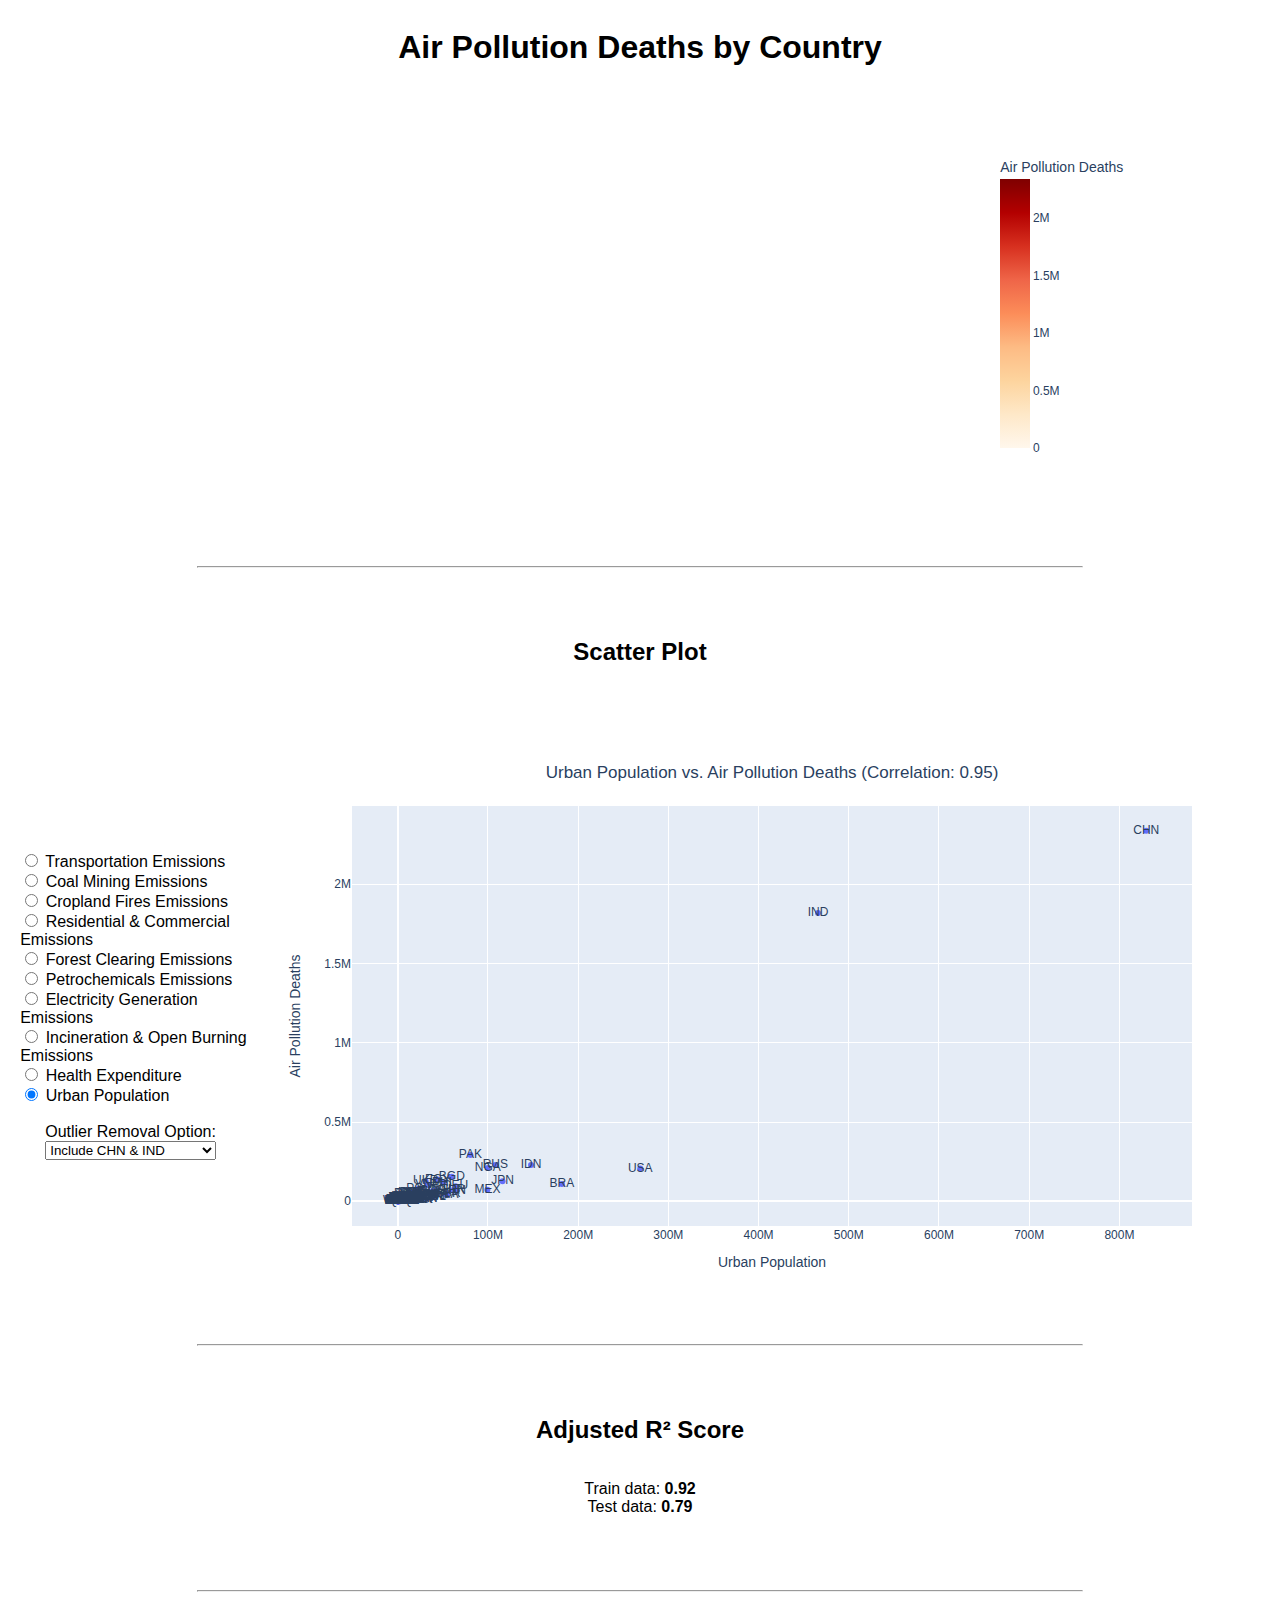
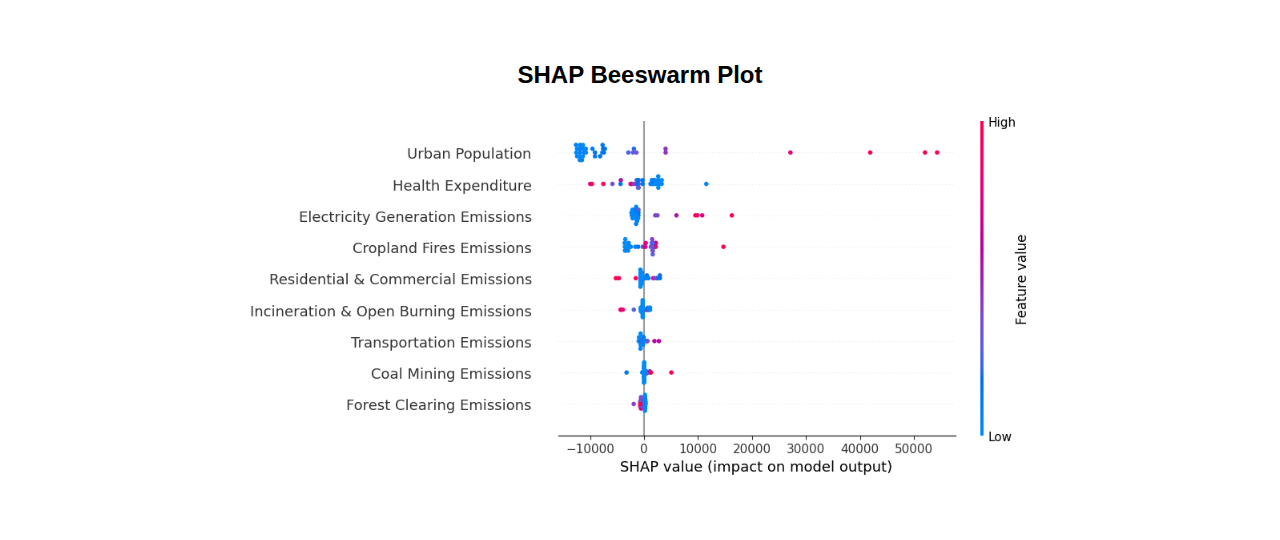
<file: CODE/global/index.html>
<html>
            <head>
                <title>Air Pollution and Emissions Analysis</title>
                <link rel="stylesheet" href="styles.css" />
                <script>
                    function showScatterPlot() {
                        let selectedDataSource = document.querySelector('input[name="data-source"]:checked').value;
                        let excludeOption = document.getElementById('filter-select').value;
                        document.querySelectorAll('.scatter-plot').forEach(plot => plot.style.display = 'none');
                        document.getElementById(`scatter-${selectedDataSource}-${excludeOption}`).style.display = 'block';
                    }
                    window.onload = function() {
                        showScatterPlot();
                    }
                </script>
            </head>
            <body>
                <h1>Air Pollution Deaths by Country</h1>
                <div class="plot-container"><div>                        <script type="text/javascript">window.PlotlyConfig = {MathJaxConfig: 'local'};</script>
        <script charset="utf-8" src="https://cdn.plot.ly/plotly-2.35.2.min.js"></script>                <div id="92446184-f265-459b-99bb-2b2285ea41ab" class="plotly-graph-div" style="height:100%; width:100%;"></div>            <script type="text/javascript">                                    window.PLOTLYENV=window.PLOTLYENV || {};                                    if (document.getElementById("92446184-f265-459b-99bb-2b2285ea41ab")) {                    Plotly.newPlot(                        "92446184-f265-459b-99bb-2b2285ea41ab",                        [{"coloraxis":"coloraxis","geo":"geo","hovertemplate":"Country Code=%{location}\u003cbr\u003eAir Pollution Deaths=%{z}\u003cextra\u003e\u003c\u002fextra\u003e","locations":["AFG","AGO","ALB","ARE","ARG","ARM","ATG","AUS","AUT","AZE","BDI","BEL","BEN","BFA","BGD","BGR","BHR","BHS","BIH","BLR","BLZ","BOL","BRA","BRB","BRN","BTN","BWA","CAF","CAN","CHE","CHL","CHN","CIV","CMR","COD","COG","COL","COM","CPV","CRI","CUB","CYP","CZE","DEU","DJI","DNK","DOM","DZA","ECU","EGY","ERI","ESP","EST","ETH","FIN","FJI","FRA","GAB","GBR","GEO","GHA","GIN","GMB","GNB","GNQ","GRC","GRD","GTM","GUY","HND","HRV","HTI","HUN","IDN","IND","IRL","IRN","IRQ","ISL","ISR","ITA","JAM","JOR","JPN","KAZ","KEN","KGZ","KHM","KIR","KOR","KWT","LAO","LBN","LBR","LBY","LCA","LKA","LSO","LTU","LUX","LVA","MAR","MDA","MDG","MDV","MEX","MKD","MLI","MLT","MMR","MNE","MNG","MOZ","MRT","MUS","MWI","MYS","NAM","NER","NGA","NIC","NLD","NOR","NPL","NZL","OMN","PAK","PAN","PER","PHL","PNG","POL","PRK","PRT","PRY","QAT","ROU","RUS","RWA","SAU","SDN","SEN","SGP","SLB","SLE","SLV","SOM","SRB","SSD","STP","SUR","SVK","SVN","SWE","SWZ","SYC","SYR","TCD","TGO","THA","TJK","TKM","TLS","TON","TTO","TUN","TUR","TZA","UGA","UKR","URY","USA","UZB","VCT","VEN","VNM","VUT","WSM","YEM","ZAF","ZMB","ZWE"],"name":"","z":[44151.0,16997.28,6088.429999999999,3599.55,34992.3,7025.799999999999,43.16,8465.699999999999,9460.5,20777.7,6830.13,10403.7,10064.289999999999,15392.71,154106.0,23679.8,766.24,88.82,8057.8,26548.8,106.32,11400.94,109273.0,237.57999999999998,112.89,692.61,1461.7399999999998,4759.27,15563.6,5336.5,10731.6,2337464.0,22189.78,25189.87,65106.1,2873.82,26002.6,391.425,454.83000000000004,2042.1100000000001,13897.5,664.4399999999999,18662.8,94561.0,717.54,3966.1000000000004,5832.7699999999995,33746.0,7468.01,136597.0,3102.33,29545.6,1077.81,53692.4,2419.81,483.82,39723.0,1165.29,47434.0,10608.3,24861.71,13214.2,1629.1100000000001,1585.98,720.19,16888.5,85.25,9673.77,699.79,6049.82,8226.7,7859.71,21537.6,228625.0,1818854.0,2265.99,67021.9,29173.3,120.89,4065.3,69996.0,1497.44,3731.96,126205.0,25735.5,12982.23,7463.9,10939.0,69.09,39734.0,1826.38,5115.44,7232.2,2981.52,4595.5599999999995,98.54,18572.899999999998,2992.21,6490.0599999999995,326.25,4298.33,37860.3,7147.49,14740.09,158.99,73209.1,4505.44,14120.56,486.18,54217.8,1561.87,4596.02,17506.57,2869.8599999999997,984.75,6299.84,30819.7,1099.48,21946.2,209985.2,3515.88,11684.1,2008.18,29913.2,2149.66,3633.83,291447.0,1636.05,17117.5,117704.6,3308.48,78660.0,52976.0,7222.3,2722.04,822.77,46051.1,228531.0,6571.93,34302.6,29444.6,9636.98,3649.6,385.06,7834.2300000000005,4438.05,10171.470000000001,18667.7,6299.9800000000005,157.39,402.4,7350.5,2531.51,4780.05,785.3399999999999,88.37,16576.5,19263.87,6659.889999999999,58975.0,13703.86,6629.66,844.76,37.839999999999996,732.4,13774.3,69111.0,16893.17,17791.65,126107.7,2271.89,206445.0,49374.2,74.08999999999999,17772.4,102018.0,182.93,86.13,26334.72,41118.6,7051.77,6990.0],"type":"choropleth"}],                        {"template":{"data":{"histogram2dcontour":[{"type":"histogram2dcontour","colorbar":{"outlinewidth":0,"ticks":""},"colorscale":[[0.0,"#0d0887"],[0.1111111111111111,"#46039f"],[0.2222222222222222,"#7201a8"],[0.3333333333333333,"#9c179e"],[0.4444444444444444,"#bd3786"],[0.5555555555555556,"#d8576b"],[0.6666666666666666,"#ed7953"],[0.7777777777777778,"#fb9f3a"],[0.8888888888888888,"#fdca26"],[1.0,"#f0f921"]]}],"choropleth":[{"type":"choropleth","colorbar":{"outlinewidth":0,"ticks":""}}],"histogram2d":[{"type":"histogram2d","colorbar":{"outlinewidth":0,"ticks":""},"colorscale":[[0.0,"#0d0887"],[0.1111111111111111,"#46039f"],[0.2222222222222222,"#7201a8"],[0.3333333333333333,"#9c179e"],[0.4444444444444444,"#bd3786"],[0.5555555555555556,"#d8576b"],[0.6666666666666666,"#ed7953"],[0.7777777777777778,"#fb9f3a"],[0.8888888888888888,"#fdca26"],[1.0,"#f0f921"]]}],"heatmap":[{"type":"heatmap","colorbar":{"outlinewidth":0,"ticks":""},"colorscale":[[0.0,"#0d0887"],[0.1111111111111111,"#46039f"],[0.2222222222222222,"#7201a8"],[0.3333333333333333,"#9c179e"],[0.4444444444444444,"#bd3786"],[0.5555555555555556,"#d8576b"],[0.6666666666666666,"#ed7953"],[0.7777777777777778,"#fb9f3a"],[0.8888888888888888,"#fdca26"],[1.0,"#f0f921"]]}],"heatmapgl":[{"type":"heatmapgl","colorbar":{"outlinewidth":0,"ticks":""},"colorscale":[[0.0,"#0d0887"],[0.1111111111111111,"#46039f"],[0.2222222222222222,"#7201a8"],[0.3333333333333333,"#9c179e"],[0.4444444444444444,"#bd3786"],[0.5555555555555556,"#d8576b"],[0.6666666666666666,"#ed7953"],[0.7777777777777778,"#fb9f3a"],[0.8888888888888888,"#fdca26"],[1.0,"#f0f921"]]}],"contourcarpet":[{"type":"contourcarpet","colorbar":{"outlinewidth":0,"ticks":""}}],"contour":[{"type":"contour","colorbar":{"outlinewidth":0,"ticks":""},"colorscale":[[0.0,"#0d0887"],[0.1111111111111111,"#46039f"],[0.2222222222222222,"#7201a8"],[0.3333333333333333,"#9c179e"],[0.4444444444444444,"#bd3786"],[0.5555555555555556,"#d8576b"],[0.6666666666666666,"#ed7953"],[0.7777777777777778,"#fb9f3a"],[0.8888888888888888,"#fdca26"],[1.0,"#f0f921"]]}],"surface":[{"type":"surface","colorbar":{"outlinewidth":0,"ticks":""},"colorscale":[[0.0,"#0d0887"],[0.1111111111111111,"#46039f"],[0.2222222222222222,"#7201a8"],[0.3333333333333333,"#9c179e"],[0.4444444444444444,"#bd3786"],[0.5555555555555556,"#d8576b"],[0.6666666666666666,"#ed7953"],[0.7777777777777778,"#fb9f3a"],[0.8888888888888888,"#fdca26"],[1.0,"#f0f921"]]}],"mesh3d":[{"type":"mesh3d","colorbar":{"outlinewidth":0,"ticks":""}}],"scatter":[{"fillpattern":{"fillmode":"overlay","size":10,"solidity":0.2},"type":"scatter"}],"parcoords":[{"type":"parcoords","line":{"colorbar":{"outlinewidth":0,"ticks":""}}}],"scatterpolargl":[{"type":"scatterpolargl","marker":{"colorbar":{"outlinewidth":0,"ticks":""}}}],"bar":[{"error_x":{"color":"#2a3f5f"},"error_y":{"color":"#2a3f5f"},"marker":{"line":{"color":"#E5ECF6","width":0.5},"pattern":{"fillmode":"overlay","size":10,"solidity":0.2}},"type":"bar"}],"scattergeo":[{"type":"scattergeo","marker":{"colorbar":{"outlinewidth":0,"ticks":""}}}],"scatterpolar":[{"type":"scatterpolar","marker":{"colorbar":{"outlinewidth":0,"ticks":""}}}],"histogram":[{"marker":{"pattern":{"fillmode":"overlay","size":10,"solidity":0.2}},"type":"histogram"}],"scattergl":[{"type":"scattergl","marker":{"colorbar":{"outlinewidth":0,"ticks":""}}}],"scatter3d":[{"type":"scatter3d","line":{"colorbar":{"outlinewidth":0,"ticks":""}},"marker":{"colorbar":{"outlinewidth":0,"ticks":""}}}],"scattermapbox":[{"type":"scattermapbox","marker":{"colorbar":{"outlinewidth":0,"ticks":""}}}],"scatterternary":[{"type":"scatterternary","marker":{"colorbar":{"outlinewidth":0,"ticks":""}}}],"scattercarpet":[{"type":"scattercarpet","marker":{"colorbar":{"outlinewidth":0,"ticks":""}}}],"carpet":[{"aaxis":{"endlinecolor":"#2a3f5f","gridcolor":"white","linecolor":"white","minorgridcolor":"white","startlinecolor":"#2a3f5f"},"baxis":{"endlinecolor":"#2a3f5f","gridcolor":"white","linecolor":"white","minorgridcolor":"white","startlinecolor":"#2a3f5f"},"type":"carpet"}],"table":[{"cells":{"fill":{"color":"#EBF0F8"},"line":{"color":"white"}},"header":{"fill":{"color":"#C8D4E3"},"line":{"color":"white"}},"type":"table"}],"barpolar":[{"marker":{"line":{"color":"#E5ECF6","width":0.5},"pattern":{"fillmode":"overlay","size":10,"solidity":0.2}},"type":"barpolar"}],"pie":[{"automargin":true,"type":"pie"}]},"layout":{"autotypenumbers":"strict","colorway":["#636efa","#EF553B","#00cc96","#ab63fa","#FFA15A","#19d3f3","#FF6692","#B6E880","#FF97FF","#FECB52"],"font":{"color":"#2a3f5f"},"hovermode":"closest","hoverlabel":{"align":"left"},"paper_bgcolor":"white","plot_bgcolor":"#E5ECF6","polar":{"bgcolor":"#E5ECF6","angularaxis":{"gridcolor":"white","linecolor":"white","ticks":""},"radialaxis":{"gridcolor":"white","linecolor":"white","ticks":""}},"ternary":{"bgcolor":"#E5ECF6","aaxis":{"gridcolor":"white","linecolor":"white","ticks":""},"baxis":{"gridcolor":"white","linecolor":"white","ticks":""},"caxis":{"gridcolor":"white","linecolor":"white","ticks":""}},"coloraxis":{"colorbar":{"outlinewidth":0,"ticks":""}},"colorscale":{"sequential":[[0.0,"#0d0887"],[0.1111111111111111,"#46039f"],[0.2222222222222222,"#7201a8"],[0.3333333333333333,"#9c179e"],[0.4444444444444444,"#bd3786"],[0.5555555555555556,"#d8576b"],[0.6666666666666666,"#ed7953"],[0.7777777777777778,"#fb9f3a"],[0.8888888888888888,"#fdca26"],[1.0,"#f0f921"]],"sequentialminus":[[0.0,"#0d0887"],[0.1111111111111111,"#46039f"],[0.2222222222222222,"#7201a8"],[0.3333333333333333,"#9c179e"],[0.4444444444444444,"#bd3786"],[0.5555555555555556,"#d8576b"],[0.6666666666666666,"#ed7953"],[0.7777777777777778,"#fb9f3a"],[0.8888888888888888,"#fdca26"],[1.0,"#f0f921"]],"diverging":[[0,"#8e0152"],[0.1,"#c51b7d"],[0.2,"#de77ae"],[0.3,"#f1b6da"],[0.4,"#fde0ef"],[0.5,"#f7f7f7"],[0.6,"#e6f5d0"],[0.7,"#b8e186"],[0.8,"#7fbc41"],[0.9,"#4d9221"],[1,"#276419"]]},"xaxis":{"gridcolor":"white","linecolor":"white","ticks":"","title":{"standoff":15},"zerolinecolor":"white","automargin":true,"zerolinewidth":2},"yaxis":{"gridcolor":"white","linecolor":"white","ticks":"","title":{"standoff":15},"zerolinecolor":"white","automargin":true,"zerolinewidth":2},"scene":{"xaxis":{"backgroundcolor":"#E5ECF6","gridcolor":"white","linecolor":"white","showbackground":true,"ticks":"","zerolinecolor":"white","gridwidth":2},"yaxis":{"backgroundcolor":"#E5ECF6","gridcolor":"white","linecolor":"white","showbackground":true,"ticks":"","zerolinecolor":"white","gridwidth":2},"zaxis":{"backgroundcolor":"#E5ECF6","gridcolor":"white","linecolor":"white","showbackground":true,"ticks":"","zerolinecolor":"white","gridwidth":2}},"shapedefaults":{"line":{"color":"#2a3f5f"}},"annotationdefaults":{"arrowcolor":"#2a3f5f","arrowhead":0,"arrowwidth":1},"geo":{"bgcolor":"white","landcolor":"#E5ECF6","subunitcolor":"white","showland":true,"showlakes":true,"lakecolor":"white"},"title":{"x":0.05},"mapbox":{"style":"light"}}},"geo":{"domain":{"x":[0.0,1.0],"y":[0.0,1.0]},"projection":{"type":"natural earth"},"center":{},"showframe":false,"showcoastlines":true},"coloraxis":{"colorbar":{"title":{"text":"Air Pollution Deaths"}},"colorscale":[[0.0,"rgb(255,247,236)"],[0.125,"rgb(254,232,200)"],[0.25,"rgb(253,212,158)"],[0.375,"rgb(253,187,132)"],[0.5,"rgb(252,141,89)"],[0.625,"rgb(239,101,72)"],[0.75,"rgb(215,48,31)"],[0.875,"rgb(179,0,0)"],[1.0,"rgb(127,0,0)"]]},"legend":{"tracegroupgap":0},"margin":{"t":60}},                        {"responsive": true}                    )                };                            </script>        </div></div>
                <hr />
                <div class="scatter-form-container">
                    <h2 class="scatter-form-title">Scatter Plot</h2>
                    <div class="form-container">
                        <div class="radio-container">
<label><input type="radio" name="data-source" value="transportation" onclick="showScatterPlot()" checked> Transportation Emissions</label>

<label><input type="radio" name="data-source" value="coal" onclick="showScatterPlot()" checked> Coal Mining Emissions</label>

<label><input type="radio" name="data-source" value="cropland" onclick="showScatterPlot()" checked> Cropland Fires Emissions</label>

<label><input type="radio" name="data-source" value="residential_commercial" onclick="showScatterPlot()" checked> Residential & Commercial Emissions</label>

<label><input type="radio" name="data-source" value="forest_clearing" onclick="showScatterPlot()" checked> Forest Clearing Emissions</label>

<label><input type="radio" name="data-source" value="petrochemicals" onclick="showScatterPlot()" checked> Petrochemicals Emissions</label>

<label><input type="radio" name="data-source" value="electricity_generation" onclick="showScatterPlot()" checked> Electricity Generation Emissions</label>

<label><input type="radio" name="data-source" value="incineration_open_burning" onclick="showScatterPlot()" checked> Incineration & Open Burning Emissions</label>

<label><input type="radio" name="data-source" value="health_expenditure" onclick="showScatterPlot()" checked> Health Expenditure</label>

<label><input type="radio" name="data-source" value="urban_population" onclick="showScatterPlot()" checked> Urban Population</label>


                            <div class="option-container">
                                <br />
                                <label for="filter-select">Outlier Removal Option:</label>
                                <select id="filter-select" onchange="showScatterPlot()">
                                    <option value="with_china_india" selected>Include CHN & IND</option>
                                    <option value="without_china_india">Exclude CHN & IND</option>
                                </select>
                            </div>
                        </div>
                    </div>
        
                    <div id="scatter-transportation-with_china_india" class="scatter-container scatter-plot" style="display: block;">
                        <div>                            <div id="8526f1ae-3efa-4d21-a494-805694693a29" class="plotly-graph-div" style="height:600px; width:1000px;"></div>            <script type="text/javascript">                                    window.PLOTLYENV=window.PLOTLYENV || {};                                    if (document.getElementById("8526f1ae-3efa-4d21-a494-805694693a29")) {                    Plotly.newPlot(                        "8526f1ae-3efa-4d21-a494-805694693a29",                        [{"hovertemplate":"Transportation Emissions=%{x}\u003cbr\u003eAir Pollution Deaths=%{y}\u003cbr\u003eCountry Code=%{text}\u003cextra\u003e\u003c\u002fextra\u003e","legendgroup":"","marker":{"color":"#636efa","symbol":"circle"},"mode":"markers+text","name":"","orientation":"v","showlegend":false,"text":["AFG","AGO","ALB","ARE","ARG","ARM","ATG","AUS","AUT","AZE","BDI","BEL","BEN","BFA","BGD","BGR","BHR","BHS","BIH","BLR","BLZ","BOL","BRA","BRB","BRN","BTN","BWA","CAF","CAN","CHE","CHL","CHN","CIV","CMR","COD","COG","COL","COM","CPV","CRI","CUB","CYP","CZE","DEU","DJI","DNK","DOM","DZA","ECU","EGY","ERI","ESP","EST","ETH","FIN","FJI","FRA","GAB","GBR","GEO","GHA","GIN","GMB","GNB","GNQ","GRC","GRD","GTM","GUY","HND","HRV","HTI","HUN","IDN","IND","IRL","IRN","IRQ","ISL","ISR","ITA","JAM","JOR","JPN","KAZ","KEN","KGZ","KHM","KIR","KOR","KWT","LAO","LBN","LBR","LBY","LCA","LKA","LSO","LTU","LUX","LVA","MAR","MDA","MDG","MDV","MEX","MKD","MLI","MLT","MMR","MNE","MNG","MOZ","MRT","MUS","MWI","MYS","NAM","NER","NGA","NIC","NLD","NOR","NPL","NZL","OMN","PAK","PAN","PER","PHL","PNG","POL","PRK","PRT","PRY","QAT","ROU","RUS","RWA","SAU","SDN","SEN","SGP","SLB","SLE","SLV","SOM","SRB","SSD","STP","SUR","SVK","SVN","SWE","SWZ","SYC","SYR","TCD","TGO","THA","TJK","TKM","TLS","TON","TTO","TUN","TUR","TZA","UGA","UKR","URY","USA","UZB","VCT","VEN","VNM","VUT","WSM","YEM","ZAF","ZMB","ZWE"],"x":[13041686.231416376,30363525.351108253,6298039.489794001,110627985.18849799,132435409.89946802,5554999.867836,271227.505127,251740482.70054102,72359253.52426401,21482277.660438,2153988.839923684,74648827.37001799,20601866.833686,5875039.787401827,28792362.523188006,27300378.811890002,11251602.755864,1418666.798466,11355643.426808,30833406.436041,225905.69066799997,40248696.647427544,520436803.99147004,594434.728225,4118334.500119,761753.1733009999,7380921.19069,1445464.0282631603,463086253.86566,46745076.111356,76978249.390522,2395427120.4045,13340570.109166263,20797858.773283437,27527061.409576025,7762981.365134084,89056796.098447,392462.23372099997,1238975.270049,17778848.218089,10001490.936286507,6077474.340134,55250602.71636701,461457615.45379996,889337.170017,34924908.837381,17583962.211106002,130779489.003064,54747431.875737995,164582745.08868,3018891.2485581674,248144996.54060397,7237904.302340001,36089736.096049406,32773829.690656997,1919413.9282279997,359942424.776178,2380775.9848343222,342494464.084962,10556916.294104,28862549.654582843,9391773.44290932,2519256.0747022047,931452.5773578293,1383018.850175,43718552.487889,120280.50972899998,25983041.800134,2374789.88024,5712015.871415,18491009.457434,4445831.042527,39924027.436643,401759036.10330003,851143883.02721,34453160.984816,424468366.13504,97995882.044494,2880416.891705,54474543.425904006,287798123.00710005,6659210.909225,27212824.338571005,664330449.4772544,51344726.141029,28735715.87689,7888768.344602126,12858462.937134001,86555.890436,292658620.705544,48093829.464658,9441418.056727,24569048.310273,2827743.7065464742,51242791.45593501,171933.009696,29282594.272367,971386.1746420001,17472605.320303,18296639.31151,9247381.548831,54830684.594944,6276205.156657,3611153.0198139995,2303489.932126,435747067.82871,6448915.743639,11136172.627979124,1915757.871295,13485479.230632804,0.0,4506570.731156,15710240.90992928,4983003.27844,3315108.4725690004,2862240.7972952,180280867.54803,5949656.902167,4469431.9359560795,165018342.66022003,5780298.114639,90224447.306828,27892751.603944,16010384.737010999,44204792.035753004,36551370.342382,149203713.71292,14507407.395283,70070627.621792,94745230.70941201,6329491.227518001,187610317.529529,5630881.205268215,48179599.882409,23105704.48523,35711615.62061399,52856641.2426,470265613.8574299,2666332.1699638646,405004292.99874,47642156.598090574,17414949.415491533,18475915.20081,380232.387261,3627720.0312623736,10570833.949802,9706631.568510037,0.0,0.0,203741.52040699997,1183449.106335,22137306.129809,17287750.467988998,46570555.641597,1933731.995461,1424100.99319,20599009.27347338,6163522.297867611,3872557.7597626946,208996954.57113996,4753639.7757171355,23941362.175821,594069.934169,169202.882072,6816301.298312,22326495.133619517,233200577.08181,18830125.622069627,8236497.75520986,64329683.18743601,10861653.341384,4451181643.6898,39581454.132401004,93422.547805,97965184.96959001,109866250.308337,266730.763896,385477.289026,9501215.873740215,155379058.36056998,14711806.17308311,13623111.417311555],"xaxis":"x","y":[44151.0,16997.28,6088.429999999999,3599.55,34992.3,7025.799999999999,43.16,8465.699999999999,9460.5,20777.7,6830.13,10403.7,10064.289999999999,15392.71,154106.0,23679.8,766.24,88.82,8057.8,26548.8,106.32,11400.94,109273.0,237.57999999999998,112.89,692.61,1461.7399999999998,4759.27,15563.6,5336.5,10731.6,2337464.0,22189.78,25189.87,65106.1,2873.82,26002.6,391.425,454.83000000000004,2042.1100000000001,13897.5,664.4399999999999,18662.8,94561.0,717.54,3966.1000000000004,5832.7699999999995,33746.0,7468.01,136597.0,3102.33,29545.6,1077.81,53692.4,2419.81,483.82,39723.0,1165.29,47434.0,10608.3,24861.71,13214.2,1629.1100000000001,1585.98,720.19,16888.5,85.25,9673.77,699.79,6049.82,8226.7,7859.71,21537.6,228625.0,1818854.0,2265.99,67021.9,29173.3,120.89,4065.3,69996.0,1497.44,3731.96,126205.0,25735.5,12982.23,7463.9,10939.0,69.09,39734.0,1826.38,5115.44,7232.2,2981.52,4595.5599999999995,98.54,18572.899999999998,2992.21,6490.0599999999995,326.25,4298.33,37860.3,7147.49,14740.09,158.99,73209.1,4505.44,14120.56,486.18,54217.8,1561.87,4596.02,17506.57,2869.8599999999997,984.75,6299.84,30819.7,1099.48,21946.2,209985.2,3515.88,11684.1,2008.18,29913.2,2149.66,3633.83,291447.0,1636.05,17117.5,117704.6,3308.48,78660.0,52976.0,7222.3,2722.04,822.77,46051.1,228531.0,6571.93,34302.6,29444.6,9636.98,3649.6,385.06,7834.2300000000005,4438.05,10171.470000000001,18667.7,6299.9800000000005,157.39,402.4,7350.5,2531.51,4780.05,785.3399999999999,88.37,16576.5,19263.87,6659.889999999999,58975.0,13703.86,6629.66,844.76,37.839999999999996,732.4,13774.3,69111.0,16893.17,17791.65,126107.7,2271.89,206445.0,49374.2,74.08999999999999,17772.4,102018.0,182.93,86.13,26334.72,41118.6,7051.77,6990.0],"yaxis":"y","type":"scatter"}],                        {"template":{"data":{"histogram2dcontour":[{"type":"histogram2dcontour","colorbar":{"outlinewidth":0,"ticks":""},"colorscale":[[0.0,"#0d0887"],[0.1111111111111111,"#46039f"],[0.2222222222222222,"#7201a8"],[0.3333333333333333,"#9c179e"],[0.4444444444444444,"#bd3786"],[0.5555555555555556,"#d8576b"],[0.6666666666666666,"#ed7953"],[0.7777777777777778,"#fb9f3a"],[0.8888888888888888,"#fdca26"],[1.0,"#f0f921"]]}],"choropleth":[{"type":"choropleth","colorbar":{"outlinewidth":0,"ticks":""}}],"histogram2d":[{"type":"histogram2d","colorbar":{"outlinewidth":0,"ticks":""},"colorscale":[[0.0,"#0d0887"],[0.1111111111111111,"#46039f"],[0.2222222222222222,"#7201a8"],[0.3333333333333333,"#9c179e"],[0.4444444444444444,"#bd3786"],[0.5555555555555556,"#d8576b"],[0.6666666666666666,"#ed7953"],[0.7777777777777778,"#fb9f3a"],[0.8888888888888888,"#fdca26"],[1.0,"#f0f921"]]}],"heatmap":[{"type":"heatmap","colorbar":{"outlinewidth":0,"ticks":""},"colorscale":[[0.0,"#0d0887"],[0.1111111111111111,"#46039f"],[0.2222222222222222,"#7201a8"],[0.3333333333333333,"#9c179e"],[0.4444444444444444,"#bd3786"],[0.5555555555555556,"#d8576b"],[0.6666666666666666,"#ed7953"],[0.7777777777777778,"#fb9f3a"],[0.8888888888888888,"#fdca26"],[1.0,"#f0f921"]]}],"heatmapgl":[{"type":"heatmapgl","colorbar":{"outlinewidth":0,"ticks":""},"colorscale":[[0.0,"#0d0887"],[0.1111111111111111,"#46039f"],[0.2222222222222222,"#7201a8"],[0.3333333333333333,"#9c179e"],[0.4444444444444444,"#bd3786"],[0.5555555555555556,"#d8576b"],[0.6666666666666666,"#ed7953"],[0.7777777777777778,"#fb9f3a"],[0.8888888888888888,"#fdca26"],[1.0,"#f0f921"]]}],"contourcarpet":[{"type":"contourcarpet","colorbar":{"outlinewidth":0,"ticks":""}}],"contour":[{"type":"contour","colorbar":{"outlinewidth":0,"ticks":""},"colorscale":[[0.0,"#0d0887"],[0.1111111111111111,"#46039f"],[0.2222222222222222,"#7201a8"],[0.3333333333333333,"#9c179e"],[0.4444444444444444,"#bd3786"],[0.5555555555555556,"#d8576b"],[0.6666666666666666,"#ed7953"],[0.7777777777777778,"#fb9f3a"],[0.8888888888888888,"#fdca26"],[1.0,"#f0f921"]]}],"surface":[{"type":"surface","colorbar":{"outlinewidth":0,"ticks":""},"colorscale":[[0.0,"#0d0887"],[0.1111111111111111,"#46039f"],[0.2222222222222222,"#7201a8"],[0.3333333333333333,"#9c179e"],[0.4444444444444444,"#bd3786"],[0.5555555555555556,"#d8576b"],[0.6666666666666666,"#ed7953"],[0.7777777777777778,"#fb9f3a"],[0.8888888888888888,"#fdca26"],[1.0,"#f0f921"]]}],"mesh3d":[{"type":"mesh3d","colorbar":{"outlinewidth":0,"ticks":""}}],"scatter":[{"fillpattern":{"fillmode":"overlay","size":10,"solidity":0.2},"type":"scatter"}],"parcoords":[{"type":"parcoords","line":{"colorbar":{"outlinewidth":0,"ticks":""}}}],"scatterpolargl":[{"type":"scatterpolargl","marker":{"colorbar":{"outlinewidth":0,"ticks":""}}}],"bar":[{"error_x":{"color":"#2a3f5f"},"error_y":{"color":"#2a3f5f"},"marker":{"line":{"color":"#E5ECF6","width":0.5},"pattern":{"fillmode":"overlay","size":10,"solidity":0.2}},"type":"bar"}],"scattergeo":[{"type":"scattergeo","marker":{"colorbar":{"outlinewidth":0,"ticks":""}}}],"scatterpolar":[{"type":"scatterpolar","marker":{"colorbar":{"outlinewidth":0,"ticks":""}}}],"histogram":[{"marker":{"pattern":{"fillmode":"overlay","size":10,"solidity":0.2}},"type":"histogram"}],"scattergl":[{"type":"scattergl","marker":{"colorbar":{"outlinewidth":0,"ticks":""}}}],"scatter3d":[{"type":"scatter3d","line":{"colorbar":{"outlinewidth":0,"ticks":""}},"marker":{"colorbar":{"outlinewidth":0,"ticks":""}}}],"scattermapbox":[{"type":"scattermapbox","marker":{"colorbar":{"outlinewidth":0,"ticks":""}}}],"scatterternary":[{"type":"scatterternary","marker":{"colorbar":{"outlinewidth":0,"ticks":""}}}],"scattercarpet":[{"type":"scattercarpet","marker":{"colorbar":{"outlinewidth":0,"ticks":""}}}],"carpet":[{"aaxis":{"endlinecolor":"#2a3f5f","gridcolor":"white","linecolor":"white","minorgridcolor":"white","startlinecolor":"#2a3f5f"},"baxis":{"endlinecolor":"#2a3f5f","gridcolor":"white","linecolor":"white","minorgridcolor":"white","startlinecolor":"#2a3f5f"},"type":"carpet"}],"table":[{"cells":{"fill":{"color":"#EBF0F8"},"line":{"color":"white"}},"header":{"fill":{"color":"#C8D4E3"},"line":{"color":"white"}},"type":"table"}],"barpolar":[{"marker":{"line":{"color":"#E5ECF6","width":0.5},"pattern":{"fillmode":"overlay","size":10,"solidity":0.2}},"type":"barpolar"}],"pie":[{"automargin":true,"type":"pie"}]},"layout":{"autotypenumbers":"strict","colorway":["#636efa","#EF553B","#00cc96","#ab63fa","#FFA15A","#19d3f3","#FF6692","#B6E880","#FF97FF","#FECB52"],"font":{"color":"#2a3f5f"},"hovermode":"closest","hoverlabel":{"align":"left"},"paper_bgcolor":"white","plot_bgcolor":"#E5ECF6","polar":{"bgcolor":"#E5ECF6","angularaxis":{"gridcolor":"white","linecolor":"white","ticks":""},"radialaxis":{"gridcolor":"white","linecolor":"white","ticks":""}},"ternary":{"bgcolor":"#E5ECF6","aaxis":{"gridcolor":"white","linecolor":"white","ticks":""},"baxis":{"gridcolor":"white","linecolor":"white","ticks":""},"caxis":{"gridcolor":"white","linecolor":"white","ticks":""}},"coloraxis":{"colorbar":{"outlinewidth":0,"ticks":""}},"colorscale":{"sequential":[[0.0,"#0d0887"],[0.1111111111111111,"#46039f"],[0.2222222222222222,"#7201a8"],[0.3333333333333333,"#9c179e"],[0.4444444444444444,"#bd3786"],[0.5555555555555556,"#d8576b"],[0.6666666666666666,"#ed7953"],[0.7777777777777778,"#fb9f3a"],[0.8888888888888888,"#fdca26"],[1.0,"#f0f921"]],"sequentialminus":[[0.0,"#0d0887"],[0.1111111111111111,"#46039f"],[0.2222222222222222,"#7201a8"],[0.3333333333333333,"#9c179e"],[0.4444444444444444,"#bd3786"],[0.5555555555555556,"#d8576b"],[0.6666666666666666,"#ed7953"],[0.7777777777777778,"#fb9f3a"],[0.8888888888888888,"#fdca26"],[1.0,"#f0f921"]],"diverging":[[0,"#8e0152"],[0.1,"#c51b7d"],[0.2,"#de77ae"],[0.3,"#f1b6da"],[0.4,"#fde0ef"],[0.5,"#f7f7f7"],[0.6,"#e6f5d0"],[0.7,"#b8e186"],[0.8,"#7fbc41"],[0.9,"#4d9221"],[1,"#276419"]]},"xaxis":{"gridcolor":"white","linecolor":"white","ticks":"","title":{"standoff":15},"zerolinecolor":"white","automargin":true,"zerolinewidth":2},"yaxis":{"gridcolor":"white","linecolor":"white","ticks":"","title":{"standoff":15},"zerolinecolor":"white","automargin":true,"zerolinewidth":2},"scene":{"xaxis":{"backgroundcolor":"#E5ECF6","gridcolor":"white","linecolor":"white","showbackground":true,"ticks":"","zerolinecolor":"white","gridwidth":2},"yaxis":{"backgroundcolor":"#E5ECF6","gridcolor":"white","linecolor":"white","showbackground":true,"ticks":"","zerolinecolor":"white","gridwidth":2},"zaxis":{"backgroundcolor":"#E5ECF6","gridcolor":"white","linecolor":"white","showbackground":true,"ticks":"","zerolinecolor":"white","gridwidth":2}},"shapedefaults":{"line":{"color":"#2a3f5f"}},"annotationdefaults":{"arrowcolor":"#2a3f5f","arrowhead":0,"arrowwidth":1},"geo":{"bgcolor":"white","landcolor":"#E5ECF6","subunitcolor":"white","showland":true,"showlakes":true,"lakecolor":"white"},"title":{"x":0.05},"mapbox":{"style":"light"}}},"xaxis":{"anchor":"y","domain":[0.0,1.0],"title":{"text":"Transportation Emissions"}},"yaxis":{"anchor":"x","domain":[0.0,1.0],"title":{"text":"Air Pollution Deaths"}},"legend":{"tracegroupgap":0},"title":{"text":"Transportation Emissions vs. Air Pollution Deaths (Correlation: 0.51)","y":0.9,"x":0.5,"xanchor":"center","yanchor":"top"},"width":1000,"height":600},                        {"responsive": true}                    )                };                            </script>        </div>
                    </div>
                    <div id="scatter-transportation-without_china_india" class="scatter-container scatter-plot" style="display: none;">
                        <div>                            <div id="7fe6fb0e-535c-4b96-b629-2ad0dc2716d8" class="plotly-graph-div" style="height:600px; width:1000px;"></div>            <script type="text/javascript">                                    window.PLOTLYENV=window.PLOTLYENV || {};                                    if (document.getElementById("7fe6fb0e-535c-4b96-b629-2ad0dc2716d8")) {                    Plotly.newPlot(                        "7fe6fb0e-535c-4b96-b629-2ad0dc2716d8",                        [{"hovertemplate":"Transportation Emissions=%{x}\u003cbr\u003eAir Pollution Deaths=%{y}\u003cbr\u003eCountry Code=%{text}\u003cextra\u003e\u003c\u002fextra\u003e","legendgroup":"","marker":{"color":"#636efa","symbol":"circle"},"mode":"markers+text","name":"","orientation":"v","showlegend":false,"text":["AFG","AGO","ALB","ARE","ARG","ARM","ATG","AUS","AUT","AZE","BDI","BEL","BEN","BFA","BGD","BGR","BHR","BHS","BIH","BLR","BLZ","BOL","BRA","BRB","BRN","BTN","BWA","CAF","CAN","CHE","CHL","CIV","CMR","COD","COG","COL","COM","CPV","CRI","CUB","CYP","CZE","DEU","DJI","DNK","DOM","DZA","ECU","EGY","ERI","ESP","EST","ETH","FIN","FJI","FRA","GAB","GBR","GEO","GHA","GIN","GMB","GNB","GNQ","GRC","GRD","GTM","GUY","HND","HRV","HTI","HUN","IDN","IRL","IRN","IRQ","ISL","ISR","ITA","JAM","JOR","JPN","KAZ","KEN","KGZ","KHM","KIR","KOR","KWT","LAO","LBN","LBR","LBY","LCA","LKA","LSO","LTU","LUX","LVA","MAR","MDA","MDG","MDV","MEX","MKD","MLI","MLT","MMR","MNE","MNG","MOZ","MRT","MUS","MWI","MYS","NAM","NER","NGA","NIC","NLD","NOR","NPL","NZL","OMN","PAK","PAN","PER","PHL","PNG","POL","PRK","PRT","PRY","QAT","ROU","RUS","RWA","SAU","SDN","SEN","SGP","SLB","SLE","SLV","SOM","SRB","SSD","STP","SUR","SVK","SVN","SWE","SWZ","SYC","SYR","TCD","TGO","THA","TJK","TKM","TLS","TON","TTO","TUN","TUR","TZA","UGA","UKR","URY","USA","UZB","VCT","VEN","VNM","VUT","WSM","YEM","ZAF","ZMB","ZWE"],"x":[13041686.231416376,30363525.351108253,6298039.489794001,110627985.18849799,132435409.89946802,5554999.867836,271227.505127,251740482.70054102,72359253.52426401,21482277.660438,2153988.839923684,74648827.37001799,20601866.833686,5875039.787401827,28792362.523188006,27300378.811890002,11251602.755864,1418666.798466,11355643.426808,30833406.436041,225905.69066799997,40248696.647427544,520436803.99147004,594434.728225,4118334.500119,761753.1733009999,7380921.19069,1445464.0282631603,463086253.86566,46745076.111356,76978249.390522,13340570.109166263,20797858.773283437,27527061.409576025,7762981.365134084,89056796.098447,392462.23372099997,1238975.270049,17778848.218089,10001490.936286507,6077474.340134,55250602.71636701,461457615.45379996,889337.170017,34924908.837381,17583962.211106002,130779489.003064,54747431.875737995,164582745.08868,3018891.2485581674,248144996.54060397,7237904.302340001,36089736.096049406,32773829.690656997,1919413.9282279997,359942424.776178,2380775.9848343222,342494464.084962,10556916.294104,28862549.654582843,9391773.44290932,2519256.0747022047,931452.5773578293,1383018.850175,43718552.487889,120280.50972899998,25983041.800134,2374789.88024,5712015.871415,18491009.457434,4445831.042527,39924027.436643,401759036.10330003,34453160.984816,424468366.13504,97995882.044494,2880416.891705,54474543.425904006,287798123.00710005,6659210.909225,27212824.338571005,664330449.4772544,51344726.141029,28735715.87689,7888768.344602126,12858462.937134001,86555.890436,292658620.705544,48093829.464658,9441418.056727,24569048.310273,2827743.7065464742,51242791.45593501,171933.009696,29282594.272367,971386.1746420001,17472605.320303,18296639.31151,9247381.548831,54830684.594944,6276205.156657,3611153.0198139995,2303489.932126,435747067.82871,6448915.743639,11136172.627979124,1915757.871295,13485479.230632804,0.0,4506570.731156,15710240.90992928,4983003.27844,3315108.4725690004,2862240.7972952,180280867.54803,5949656.902167,4469431.9359560795,165018342.66022003,5780298.114639,90224447.306828,27892751.603944,16010384.737010999,44204792.035753004,36551370.342382,149203713.71292,14507407.395283,70070627.621792,94745230.70941201,6329491.227518001,187610317.529529,5630881.205268215,48179599.882409,23105704.48523,35711615.62061399,52856641.2426,470265613.8574299,2666332.1699638646,405004292.99874,47642156.598090574,17414949.415491533,18475915.20081,380232.387261,3627720.0312623736,10570833.949802,9706631.568510037,0.0,0.0,203741.52040699997,1183449.106335,22137306.129809,17287750.467988998,46570555.641597,1933731.995461,1424100.99319,20599009.27347338,6163522.297867611,3872557.7597626946,208996954.57113996,4753639.7757171355,23941362.175821,594069.934169,169202.882072,6816301.298312,22326495.133619517,233200577.08181,18830125.622069627,8236497.75520986,64329683.18743601,10861653.341384,4451181643.6898,39581454.132401004,93422.547805,97965184.96959001,109866250.308337,266730.763896,385477.289026,9501215.873740215,155379058.36056998,14711806.17308311,13623111.417311555],"xaxis":"x","y":[44151.0,16997.28,6088.429999999999,3599.55,34992.3,7025.799999999999,43.16,8465.699999999999,9460.5,20777.7,6830.13,10403.7,10064.289999999999,15392.71,154106.0,23679.8,766.24,88.82,8057.8,26548.8,106.32,11400.94,109273.0,237.57999999999998,112.89,692.61,1461.7399999999998,4759.27,15563.6,5336.5,10731.6,22189.78,25189.87,65106.1,2873.82,26002.6,391.425,454.83000000000004,2042.1100000000001,13897.5,664.4399999999999,18662.8,94561.0,717.54,3966.1000000000004,5832.7699999999995,33746.0,7468.01,136597.0,3102.33,29545.6,1077.81,53692.4,2419.81,483.82,39723.0,1165.29,47434.0,10608.3,24861.71,13214.2,1629.1100000000001,1585.98,720.19,16888.5,85.25,9673.77,699.79,6049.82,8226.7,7859.71,21537.6,228625.0,2265.99,67021.9,29173.3,120.89,4065.3,69996.0,1497.44,3731.96,126205.0,25735.5,12982.23,7463.9,10939.0,69.09,39734.0,1826.38,5115.44,7232.2,2981.52,4595.5599999999995,98.54,18572.899999999998,2992.21,6490.0599999999995,326.25,4298.33,37860.3,7147.49,14740.09,158.99,73209.1,4505.44,14120.56,486.18,54217.8,1561.87,4596.02,17506.57,2869.8599999999997,984.75,6299.84,30819.7,1099.48,21946.2,209985.2,3515.88,11684.1,2008.18,29913.2,2149.66,3633.83,291447.0,1636.05,17117.5,117704.6,3308.48,78660.0,52976.0,7222.3,2722.04,822.77,46051.1,228531.0,6571.93,34302.6,29444.6,9636.98,3649.6,385.06,7834.2300000000005,4438.05,10171.470000000001,18667.7,6299.9800000000005,157.39,402.4,7350.5,2531.51,4780.05,785.3399999999999,88.37,16576.5,19263.87,6659.889999999999,58975.0,13703.86,6629.66,844.76,37.839999999999996,732.4,13774.3,69111.0,16893.17,17791.65,126107.7,2271.89,206445.0,49374.2,74.08999999999999,17772.4,102018.0,182.93,86.13,26334.72,41118.6,7051.77,6990.0],"yaxis":"y","type":"scatter"}],                        {"template":{"data":{"histogram2dcontour":[{"type":"histogram2dcontour","colorbar":{"outlinewidth":0,"ticks":""},"colorscale":[[0.0,"#0d0887"],[0.1111111111111111,"#46039f"],[0.2222222222222222,"#7201a8"],[0.3333333333333333,"#9c179e"],[0.4444444444444444,"#bd3786"],[0.5555555555555556,"#d8576b"],[0.6666666666666666,"#ed7953"],[0.7777777777777778,"#fb9f3a"],[0.8888888888888888,"#fdca26"],[1.0,"#f0f921"]]}],"choropleth":[{"type":"choropleth","colorbar":{"outlinewidth":0,"ticks":""}}],"histogram2d":[{"type":"histogram2d","colorbar":{"outlinewidth":0,"ticks":""},"colorscale":[[0.0,"#0d0887"],[0.1111111111111111,"#46039f"],[0.2222222222222222,"#7201a8"],[0.3333333333333333,"#9c179e"],[0.4444444444444444,"#bd3786"],[0.5555555555555556,"#d8576b"],[0.6666666666666666,"#ed7953"],[0.7777777777777778,"#fb9f3a"],[0.8888888888888888,"#fdca26"],[1.0,"#f0f921"]]}],"heatmap":[{"type":"heatmap","colorbar":{"outlinewidth":0,"ticks":""},"colorscale":[[0.0,"#0d0887"],[0.1111111111111111,"#46039f"],[0.2222222222222222,"#7201a8"],[0.3333333333333333,"#9c179e"],[0.4444444444444444,"#bd3786"],[0.5555555555555556,"#d8576b"],[0.6666666666666666,"#ed7953"],[0.7777777777777778,"#fb9f3a"],[0.8888888888888888,"#fdca26"],[1.0,"#f0f921"]]}],"heatmapgl":[{"type":"heatmapgl","colorbar":{"outlinewidth":0,"ticks":""},"colorscale":[[0.0,"#0d0887"],[0.1111111111111111,"#46039f"],[0.2222222222222222,"#7201a8"],[0.3333333333333333,"#9c179e"],[0.4444444444444444,"#bd3786"],[0.5555555555555556,"#d8576b"],[0.6666666666666666,"#ed7953"],[0.7777777777777778,"#fb9f3a"],[0.8888888888888888,"#fdca26"],[1.0,"#f0f921"]]}],"contourcarpet":[{"type":"contourcarpet","colorbar":{"outlinewidth":0,"ticks":""}}],"contour":[{"type":"contour","colorbar":{"outlinewidth":0,"ticks":""},"colorscale":[[0.0,"#0d0887"],[0.1111111111111111,"#46039f"],[0.2222222222222222,"#7201a8"],[0.3333333333333333,"#9c179e"],[0.4444444444444444,"#bd3786"],[0.5555555555555556,"#d8576b"],[0.6666666666666666,"#ed7953"],[0.7777777777777778,"#fb9f3a"],[0.8888888888888888,"#fdca26"],[1.0,"#f0f921"]]}],"surface":[{"type":"surface","colorbar":{"outlinewidth":0,"ticks":""},"colorscale":[[0.0,"#0d0887"],[0.1111111111111111,"#46039f"],[0.2222222222222222,"#7201a8"],[0.3333333333333333,"#9c179e"],[0.4444444444444444,"#bd3786"],[0.5555555555555556,"#d8576b"],[0.6666666666666666,"#ed7953"],[0.7777777777777778,"#fb9f3a"],[0.8888888888888888,"#fdca26"],[1.0,"#f0f921"]]}],"mesh3d":[{"type":"mesh3d","colorbar":{"outlinewidth":0,"ticks":""}}],"scatter":[{"fillpattern":{"fillmode":"overlay","size":10,"solidity":0.2},"type":"scatter"}],"parcoords":[{"type":"parcoords","line":{"colorbar":{"outlinewidth":0,"ticks":""}}}],"scatterpolargl":[{"type":"scatterpolargl","marker":{"colorbar":{"outlinewidth":0,"ticks":""}}}],"bar":[{"error_x":{"color":"#2a3f5f"},"error_y":{"color":"#2a3f5f"},"marker":{"line":{"color":"#E5ECF6","width":0.5},"pattern":{"fillmode":"overlay","size":10,"solidity":0.2}},"type":"bar"}],"scattergeo":[{"type":"scattergeo","marker":{"colorbar":{"outlinewidth":0,"ticks":""}}}],"scatterpolar":[{"type":"scatterpolar","marker":{"colorbar":{"outlinewidth":0,"ticks":""}}}],"histogram":[{"marker":{"pattern":{"fillmode":"overlay","size":10,"solidity":0.2}},"type":"histogram"}],"scattergl":[{"type":"scattergl","marker":{"colorbar":{"outlinewidth":0,"ticks":""}}}],"scatter3d":[{"type":"scatter3d","line":{"colorbar":{"outlinewidth":0,"ticks":""}},"marker":{"colorbar":{"outlinewidth":0,"ticks":""}}}],"scattermapbox":[{"type":"scattermapbox","marker":{"colorbar":{"outlinewidth":0,"ticks":""}}}],"scatterternary":[{"type":"scatterternary","marker":{"colorbar":{"outlinewidth":0,"ticks":""}}}],"scattercarpet":[{"type":"scattercarpet","marker":{"colorbar":{"outlinewidth":0,"ticks":""}}}],"carpet":[{"aaxis":{"endlinecolor":"#2a3f5f","gridcolor":"white","linecolor":"white","minorgridcolor":"white","startlinecolor":"#2a3f5f"},"baxis":{"endlinecolor":"#2a3f5f","gridcolor":"white","linecolor":"white","minorgridcolor":"white","startlinecolor":"#2a3f5f"},"type":"carpet"}],"table":[{"cells":{"fill":{"color":"#EBF0F8"},"line":{"color":"white"}},"header":{"fill":{"color":"#C8D4E3"},"line":{"color":"white"}},"type":"table"}],"barpolar":[{"marker":{"line":{"color":"#E5ECF6","width":0.5},"pattern":{"fillmode":"overlay","size":10,"solidity":0.2}},"type":"barpolar"}],"pie":[{"automargin":true,"type":"pie"}]},"layout":{"autotypenumbers":"strict","colorway":["#636efa","#EF553B","#00cc96","#ab63fa","#FFA15A","#19d3f3","#FF6692","#B6E880","#FF97FF","#FECB52"],"font":{"color":"#2a3f5f"},"hovermode":"closest","hoverlabel":{"align":"left"},"paper_bgcolor":"white","plot_bgcolor":"#E5ECF6","polar":{"bgcolor":"#E5ECF6","angularaxis":{"gridcolor":"white","linecolor":"white","ticks":""},"radialaxis":{"gridcolor":"white","linecolor":"white","ticks":""}},"ternary":{"bgcolor":"#E5ECF6","aaxis":{"gridcolor":"white","linecolor":"white","ticks":""},"baxis":{"gridcolor":"white","linecolor":"white","ticks":""},"caxis":{"gridcolor":"white","linecolor":"white","ticks":""}},"coloraxis":{"colorbar":{"outlinewidth":0,"ticks":""}},"colorscale":{"sequential":[[0.0,"#0d0887"],[0.1111111111111111,"#46039f"],[0.2222222222222222,"#7201a8"],[0.3333333333333333,"#9c179e"],[0.4444444444444444,"#bd3786"],[0.5555555555555556,"#d8576b"],[0.6666666666666666,"#ed7953"],[0.7777777777777778,"#fb9f3a"],[0.8888888888888888,"#fdca26"],[1.0,"#f0f921"]],"sequentialminus":[[0.0,"#0d0887"],[0.1111111111111111,"#46039f"],[0.2222222222222222,"#7201a8"],[0.3333333333333333,"#9c179e"],[0.4444444444444444,"#bd3786"],[0.5555555555555556,"#d8576b"],[0.6666666666666666,"#ed7953"],[0.7777777777777778,"#fb9f3a"],[0.8888888888888888,"#fdca26"],[1.0,"#f0f921"]],"diverging":[[0,"#8e0152"],[0.1,"#c51b7d"],[0.2,"#de77ae"],[0.3,"#f1b6da"],[0.4,"#fde0ef"],[0.5,"#f7f7f7"],[0.6,"#e6f5d0"],[0.7,"#b8e186"],[0.8,"#7fbc41"],[0.9,"#4d9221"],[1,"#276419"]]},"xaxis":{"gridcolor":"white","linecolor":"white","ticks":"","title":{"standoff":15},"zerolinecolor":"white","automargin":true,"zerolinewidth":2},"yaxis":{"gridcolor":"white","linecolor":"white","ticks":"","title":{"standoff":15},"zerolinecolor":"white","automargin":true,"zerolinewidth":2},"scene":{"xaxis":{"backgroundcolor":"#E5ECF6","gridcolor":"white","linecolor":"white","showbackground":true,"ticks":"","zerolinecolor":"white","gridwidth":2},"yaxis":{"backgroundcolor":"#E5ECF6","gridcolor":"white","linecolor":"white","showbackground":true,"ticks":"","zerolinecolor":"white","gridwidth":2},"zaxis":{"backgroundcolor":"#E5ECF6","gridcolor":"white","linecolor":"white","showbackground":true,"ticks":"","zerolinecolor":"white","gridwidth":2}},"shapedefaults":{"line":{"color":"#2a3f5f"}},"annotationdefaults":{"arrowcolor":"#2a3f5f","arrowhead":0,"arrowwidth":1},"geo":{"bgcolor":"white","landcolor":"#E5ECF6","subunitcolor":"white","showland":true,"showlakes":true,"lakecolor":"white"},"title":{"x":0.05},"mapbox":{"style":"light"}}},"xaxis":{"anchor":"y","domain":[0.0,1.0],"title":{"text":"Transportation Emissions"}},"yaxis":{"anchor":"x","domain":[0.0,1.0],"title":{"text":"Air Pollution Deaths"}},"legend":{"tracegroupgap":0},"title":{"text":"Transportation Emissions vs. Air Pollution Deaths (Excl. CHN & IND) (Correlation: 0.47)","y":0.9,"x":0.5,"xanchor":"center","yanchor":"top"},"width":1000,"height":600},                        {"responsive": true}                    )                };                            </script>        </div>
                    </div>
            
                    <div id="scatter-coal-with_china_india" class="scatter-container scatter-plot" style="display: none;">
                        <div>                            <div id="318fece7-0483-411b-a333-aeb2a1ab135e" class="plotly-graph-div" style="height:600px; width:1000px;"></div>            <script type="text/javascript">                                    window.PLOTLYENV=window.PLOTLYENV || {};                                    if (document.getElementById("318fece7-0483-411b-a333-aeb2a1ab135e")) {                    Plotly.newPlot(                        "318fece7-0483-411b-a333-aeb2a1ab135e",                        [{"hovertemplate":"Coal Mining Emissions=%{x}\u003cbr\u003eAir Pollution Deaths=%{y}\u003cbr\u003eCountry Code=%{text}\u003cextra\u003e\u003c\u002fextra\u003e","legendgroup":"","marker":{"color":"#636efa","symbol":"circle"},"mode":"markers+text","name":"","orientation":"v","showlegend":false,"text":["AFG","AGO","ALB","ARE","ARG","ARM","ATG","AUS","AUT","AZE","BDI","BEL","BEN","BFA","BGD","BGR","BHR","BHS","BIH","BLR","BLZ","BOL","BRA","BRB","BRN","BTN","BWA","CAF","CAN","CHE","CHL","CHN","CIV","CMR","COD","COG","COL","COM","CPV","CRI","CUB","CYP","CZE","DEU","DJI","DNK","DOM","DZA","ECU","EGY","ERI","ESP","EST","ETH","FIN","FJI","FRA","GAB","GBR","GEO","GHA","GIN","GMB","GNB","GNQ","GRC","GRD","GTM","GUY","HND","HRV","HTI","HUN","IDN","IND","IRL","IRN","IRQ","ISL","ISR","ITA","JAM","JOR","JPN","KAZ","KEN","KGZ","KHM","KIR","KOR","KWT","LAO","LBN","LBR","LBY","LCA","LKA","LSO","LTU","LUX","LVA","MAR","MDA","MDG","MDV","MEX","MKD","MLI","MLT","MMR","MNE","MNG","MOZ","MRT","MUS","MWI","MYS","NAM","NER","NGA","NIC","NLD","NOR","NPL","NZL","OMN","PAK","PAN","PER","PHL","PNG","POL","PRK","PRT","PRY","QAT","ROU","RUS","RWA","SAU","SDN","SEN","SGP","SLB","SLE","SLV","SOM","SRB","SSD","STP","SUR","SVK","SVN","SWE","SWZ","SYC","SYR","TCD","TGO","THA","TJK","TKM","TLS","TON","TTO","TUN","TUR","TZA","UGA","UKR","URY","USA","UZB","VCT","VEN","VNM","VUT","WSM","YEM","ZAF","ZMB","ZWE"],"x":[2475981.942460722,0.0,74184.35013262599,0.0,39945.41930218323,0.0,0.0,307159030.50033057,0.0,0.0,0.0,0.0,0.0,0.0,1088569.74086921,3871028.1575188735,0.0,0.0,3938990.3291345304,0.0,0.0,0.0,513279.6164048154,0.0,0.0,12173.842073046319,952983.5747806572,0.0,22432079.371556826,0.0,0.0,3595527195.2711215,0.0,0.0,0.0,0.0,23359700.77535197,0.0,0.0,0.0,0.0,0.0,8037525.6070189765,29781402.468883898,0.0,0.0,0.0,0.0,0.0,17373.087125076512,0.0,347461.74250153033,0.0,1262402.0608039177,0.0,0.0,0.0,0.0,790031.626198735,1719935.6253825747,0.0,0.0,0.0,0.0,0.0,1399991.8384003264,0.0,0.0,0.0,0.0,0.0,0.0,769741.8894103244,106515478.46900198,126473288.15075563,0.0,430713.06876147725,0.0,0.0,0.0,0.0,0.0,0.0,507877.47398490104,47728055.06691412,0.0,174491.73638033058,0.0,0.0,3655145.3580901856,0.0,1450716.1803713534,0.0,0.0,0.0,0.0,0.0,0.0,0.0,0.0,0.0,0.0,0.0,0.0,0.0,4022630.534584779,499127.524994899,0.0,0.0,106724.0155070394,152173.02591307898,12796990.295151612,7092531.116098755,0.0,0.0,484417.46582330135,0.0,0.0,20289.736788410526,17106.78432972863,0.0,0.0,156357.7841256886,2663.027953478882,686401.7955519282,0.0,0.0,0.0,99039.2776984289,1822631.44583309,0.0,99175016.03754336,25447806.490959153,0.0,0.0,0.0,2244044.8887982047,242787842.00283667,0.0,0.0,0.0,0.0,0.0,0.0,0.0,0.0,0.0,6014993.919608244,0.0,0.0,0.0,547822.8932870843,1769011.4262395431,0.0,305614.1603754336,0.0,0.0,0.0,0.0,9432825.443786984,1542527.2393389102,0.0,0.0,0.0,0.0,0.0,12649186.983871698,427986.63538053463,0.0,44662569.475924835,0.0,336953814.6296674,1416810.0456947563,0.0,2543155.932902141,33003464.85943879,0.0,0.0,0.0,118243967.58767246,153567.94531728223,2452432.1101440764],"xaxis":"x","y":[44151.0,16997.28,6088.429999999999,3599.55,34992.3,7025.799999999999,43.16,8465.699999999999,9460.5,20777.7,6830.13,10403.7,10064.289999999999,15392.71,154106.0,23679.8,766.24,88.82,8057.8,26548.8,106.32,11400.94,109273.0,237.57999999999998,112.89,692.61,1461.7399999999998,4759.27,15563.6,5336.5,10731.6,2337464.0,22189.78,25189.87,65106.1,2873.82,26002.6,391.425,454.83000000000004,2042.1100000000001,13897.5,664.4399999999999,18662.8,94561.0,717.54,3966.1000000000004,5832.7699999999995,33746.0,7468.01,136597.0,3102.33,29545.6,1077.81,53692.4,2419.81,483.82,39723.0,1165.29,47434.0,10608.3,24861.71,13214.2,1629.1100000000001,1585.98,720.19,16888.5,85.25,9673.77,699.79,6049.82,8226.7,7859.71,21537.6,228625.0,1818854.0,2265.99,67021.9,29173.3,120.89,4065.3,69996.0,1497.44,3731.96,126205.0,25735.5,12982.23,7463.9,10939.0,69.09,39734.0,1826.38,5115.44,7232.2,2981.52,4595.5599999999995,98.54,18572.899999999998,2992.21,6490.0599999999995,326.25,4298.33,37860.3,7147.49,14740.09,158.99,73209.1,4505.44,14120.56,486.18,54217.8,1561.87,4596.02,17506.57,2869.8599999999997,984.75,6299.84,30819.7,1099.48,21946.2,209985.2,3515.88,11684.1,2008.18,29913.2,2149.66,3633.83,291447.0,1636.05,17117.5,117704.6,3308.48,78660.0,52976.0,7222.3,2722.04,822.77,46051.1,228531.0,6571.93,34302.6,29444.6,9636.98,3649.6,385.06,7834.2300000000005,4438.05,10171.470000000001,18667.7,6299.9800000000005,157.39,402.4,7350.5,2531.51,4780.05,785.3399999999999,88.37,16576.5,19263.87,6659.889999999999,58975.0,13703.86,6629.66,844.76,37.839999999999996,732.4,13774.3,69111.0,16893.17,17791.65,126107.7,2271.89,206445.0,49374.2,74.08999999999999,17772.4,102018.0,182.93,86.13,26334.72,41118.6,7051.77,6990.0],"yaxis":"y","type":"scatter"}],                        {"template":{"data":{"histogram2dcontour":[{"type":"histogram2dcontour","colorbar":{"outlinewidth":0,"ticks":""},"colorscale":[[0.0,"#0d0887"],[0.1111111111111111,"#46039f"],[0.2222222222222222,"#7201a8"],[0.3333333333333333,"#9c179e"],[0.4444444444444444,"#bd3786"],[0.5555555555555556,"#d8576b"],[0.6666666666666666,"#ed7953"],[0.7777777777777778,"#fb9f3a"],[0.8888888888888888,"#fdca26"],[1.0,"#f0f921"]]}],"choropleth":[{"type":"choropleth","colorbar":{"outlinewidth":0,"ticks":""}}],"histogram2d":[{"type":"histogram2d","colorbar":{"outlinewidth":0,"ticks":""},"colorscale":[[0.0,"#0d0887"],[0.1111111111111111,"#46039f"],[0.2222222222222222,"#7201a8"],[0.3333333333333333,"#9c179e"],[0.4444444444444444,"#bd3786"],[0.5555555555555556,"#d8576b"],[0.6666666666666666,"#ed7953"],[0.7777777777777778,"#fb9f3a"],[0.8888888888888888,"#fdca26"],[1.0,"#f0f921"]]}],"heatmap":[{"type":"heatmap","colorbar":{"outlinewidth":0,"ticks":""},"colorscale":[[0.0,"#0d0887"],[0.1111111111111111,"#46039f"],[0.2222222222222222,"#7201a8"],[0.3333333333333333,"#9c179e"],[0.4444444444444444,"#bd3786"],[0.5555555555555556,"#d8576b"],[0.6666666666666666,"#ed7953"],[0.7777777777777778,"#fb9f3a"],[0.8888888888888888,"#fdca26"],[1.0,"#f0f921"]]}],"heatmapgl":[{"type":"heatmapgl","colorbar":{"outlinewidth":0,"ticks":""},"colorscale":[[0.0,"#0d0887"],[0.1111111111111111,"#46039f"],[0.2222222222222222,"#7201a8"],[0.3333333333333333,"#9c179e"],[0.4444444444444444,"#bd3786"],[0.5555555555555556,"#d8576b"],[0.6666666666666666,"#ed7953"],[0.7777777777777778,"#fb9f3a"],[0.8888888888888888,"#fdca26"],[1.0,"#f0f921"]]}],"contourcarpet":[{"type":"contourcarpet","colorbar":{"outlinewidth":0,"ticks":""}}],"contour":[{"type":"contour","colorbar":{"outlinewidth":0,"ticks":""},"colorscale":[[0.0,"#0d0887"],[0.1111111111111111,"#46039f"],[0.2222222222222222,"#7201a8"],[0.3333333333333333,"#9c179e"],[0.4444444444444444,"#bd3786"],[0.5555555555555556,"#d8576b"],[0.6666666666666666,"#ed7953"],[0.7777777777777778,"#fb9f3a"],[0.8888888888888888,"#fdca26"],[1.0,"#f0f921"]]}],"surface":[{"type":"surface","colorbar":{"outlinewidth":0,"ticks":""},"colorscale":[[0.0,"#0d0887"],[0.1111111111111111,"#46039f"],[0.2222222222222222,"#7201a8"],[0.3333333333333333,"#9c179e"],[0.4444444444444444,"#bd3786"],[0.5555555555555556,"#d8576b"],[0.6666666666666666,"#ed7953"],[0.7777777777777778,"#fb9f3a"],[0.8888888888888888,"#fdca26"],[1.0,"#f0f921"]]}],"mesh3d":[{"type":"mesh3d","colorbar":{"outlinewidth":0,"ticks":""}}],"scatter":[{"fillpattern":{"fillmode":"overlay","size":10,"solidity":0.2},"type":"scatter"}],"parcoords":[{"type":"parcoords","line":{"colorbar":{"outlinewidth":0,"ticks":""}}}],"scatterpolargl":[{"type":"scatterpolargl","marker":{"colorbar":{"outlinewidth":0,"ticks":""}}}],"bar":[{"error_x":{"color":"#2a3f5f"},"error_y":{"color":"#2a3f5f"},"marker":{"line":{"color":"#E5ECF6","width":0.5},"pattern":{"fillmode":"overlay","size":10,"solidity":0.2}},"type":"bar"}],"scattergeo":[{"type":"scattergeo","marker":{"colorbar":{"outlinewidth":0,"ticks":""}}}],"scatterpolar":[{"type":"scatterpolar","marker":{"colorbar":{"outlinewidth":0,"ticks":""}}}],"histogram":[{"marker":{"pattern":{"fillmode":"overlay","size":10,"solidity":0.2}},"type":"histogram"}],"scattergl":[{"type":"scattergl","marker":{"colorbar":{"outlinewidth":0,"ticks":""}}}],"scatter3d":[{"type":"scatter3d","line":{"colorbar":{"outlinewidth":0,"ticks":""}},"marker":{"colorbar":{"outlinewidth":0,"ticks":""}}}],"scattermapbox":[{"type":"scattermapbox","marker":{"colorbar":{"outlinewidth":0,"ticks":""}}}],"scatterternary":[{"type":"scatterternary","marker":{"colorbar":{"outlinewidth":0,"ticks":""}}}],"scattercarpet":[{"type":"scattercarpet","marker":{"colorbar":{"outlinewidth":0,"ticks":""}}}],"carpet":[{"aaxis":{"endlinecolor":"#2a3f5f","gridcolor":"white","linecolor":"white","minorgridcolor":"white","startlinecolor":"#2a3f5f"},"baxis":{"endlinecolor":"#2a3f5f","gridcolor":"white","linecolor":"white","minorgridcolor":"white","startlinecolor":"#2a3f5f"},"type":"carpet"}],"table":[{"cells":{"fill":{"color":"#EBF0F8"},"line":{"color":"white"}},"header":{"fill":{"color":"#C8D4E3"},"line":{"color":"white"}},"type":"table"}],"barpolar":[{"marker":{"line":{"color":"#E5ECF6","width":0.5},"pattern":{"fillmode":"overlay","size":10,"solidity":0.2}},"type":"barpolar"}],"pie":[{"automargin":true,"type":"pie"}]},"layout":{"autotypenumbers":"strict","colorway":["#636efa","#EF553B","#00cc96","#ab63fa","#FFA15A","#19d3f3","#FF6692","#B6E880","#FF97FF","#FECB52"],"font":{"color":"#2a3f5f"},"hovermode":"closest","hoverlabel":{"align":"left"},"paper_bgcolor":"white","plot_bgcolor":"#E5ECF6","polar":{"bgcolor":"#E5ECF6","angularaxis":{"gridcolor":"white","linecolor":"white","ticks":""},"radialaxis":{"gridcolor":"white","linecolor":"white","ticks":""}},"ternary":{"bgcolor":"#E5ECF6","aaxis":{"gridcolor":"white","linecolor":"white","ticks":""},"baxis":{"gridcolor":"white","linecolor":"white","ticks":""},"caxis":{"gridcolor":"white","linecolor":"white","ticks":""}},"coloraxis":{"colorbar":{"outlinewidth":0,"ticks":""}},"colorscale":{"sequential":[[0.0,"#0d0887"],[0.1111111111111111,"#46039f"],[0.2222222222222222,"#7201a8"],[0.3333333333333333,"#9c179e"],[0.4444444444444444,"#bd3786"],[0.5555555555555556,"#d8576b"],[0.6666666666666666,"#ed7953"],[0.7777777777777778,"#fb9f3a"],[0.8888888888888888,"#fdca26"],[1.0,"#f0f921"]],"sequentialminus":[[0.0,"#0d0887"],[0.1111111111111111,"#46039f"],[0.2222222222222222,"#7201a8"],[0.3333333333333333,"#9c179e"],[0.4444444444444444,"#bd3786"],[0.5555555555555556,"#d8576b"],[0.6666666666666666,"#ed7953"],[0.7777777777777778,"#fb9f3a"],[0.8888888888888888,"#fdca26"],[1.0,"#f0f921"]],"diverging":[[0,"#8e0152"],[0.1,"#c51b7d"],[0.2,"#de77ae"],[0.3,"#f1b6da"],[0.4,"#fde0ef"],[0.5,"#f7f7f7"],[0.6,"#e6f5d0"],[0.7,"#b8e186"],[0.8,"#7fbc41"],[0.9,"#4d9221"],[1,"#276419"]]},"xaxis":{"gridcolor":"white","linecolor":"white","ticks":"","title":{"standoff":15},"zerolinecolor":"white","automargin":true,"zerolinewidth":2},"yaxis":{"gridcolor":"white","linecolor":"white","ticks":"","title":{"standoff":15},"zerolinecolor":"white","automargin":true,"zerolinewidth":2},"scene":{"xaxis":{"backgroundcolor":"#E5ECF6","gridcolor":"white","linecolor":"white","showbackground":true,"ticks":"","zerolinecolor":"white","gridwidth":2},"yaxis":{"backgroundcolor":"#E5ECF6","gridcolor":"white","linecolor":"white","showbackground":true,"ticks":"","zerolinecolor":"white","gridwidth":2},"zaxis":{"backgroundcolor":"#E5ECF6","gridcolor":"white","linecolor":"white","showbackground":true,"ticks":"","zerolinecolor":"white","gridwidth":2}},"shapedefaults":{"line":{"color":"#2a3f5f"}},"annotationdefaults":{"arrowcolor":"#2a3f5f","arrowhead":0,"arrowwidth":1},"geo":{"bgcolor":"white","landcolor":"#E5ECF6","subunitcolor":"white","showland":true,"showlakes":true,"lakecolor":"white"},"title":{"x":0.05},"mapbox":{"style":"light"}}},"xaxis":{"anchor":"y","domain":[0.0,1.0],"title":{"text":"Coal Mining Emissions"}},"yaxis":{"anchor":"x","domain":[0.0,1.0],"title":{"text":"Air Pollution Deaths"}},"legend":{"tracegroupgap":0},"title":{"text":"Coal Mining Emissions vs. Air Pollution Deaths (Correlation: 0.80)","y":0.9,"x":0.5,"xanchor":"center","yanchor":"top"},"width":1000,"height":600},                        {"responsive": true}                    )                };                            </script>        </div>
                    </div>
                    <div id="scatter-coal-without_china_india" class="scatter-container scatter-plot" style="display: none;">
                        <div>                            <div id="c47cb986-d97d-4f94-9773-137925403637" class="plotly-graph-div" style="height:600px; width:1000px;"></div>            <script type="text/javascript">                                    window.PLOTLYENV=window.PLOTLYENV || {};                                    if (document.getElementById("c47cb986-d97d-4f94-9773-137925403637")) {                    Plotly.newPlot(                        "c47cb986-d97d-4f94-9773-137925403637",                        [{"hovertemplate":"Coal Mining Emissions=%{x}\u003cbr\u003eAir Pollution Deaths=%{y}\u003cbr\u003eCountry Code=%{text}\u003cextra\u003e\u003c\u002fextra\u003e","legendgroup":"","marker":{"color":"#636efa","symbol":"circle"},"mode":"markers+text","name":"","orientation":"v","showlegend":false,"text":["AFG","AGO","ALB","ARE","ARG","ARM","ATG","AUS","AUT","AZE","BDI","BEL","BEN","BFA","BGD","BGR","BHR","BHS","BIH","BLR","BLZ","BOL","BRA","BRB","BRN","BTN","BWA","CAF","CAN","CHE","CHL","CIV","CMR","COD","COG","COL","COM","CPV","CRI","CUB","CYP","CZE","DEU","DJI","DNK","DOM","DZA","ECU","EGY","ERI","ESP","EST","ETH","FIN","FJI","FRA","GAB","GBR","GEO","GHA","GIN","GMB","GNB","GNQ","GRC","GRD","GTM","GUY","HND","HRV","HTI","HUN","IDN","IRL","IRN","IRQ","ISL","ISR","ITA","JAM","JOR","JPN","KAZ","KEN","KGZ","KHM","KIR","KOR","KWT","LAO","LBN","LBR","LBY","LCA","LKA","LSO","LTU","LUX","LVA","MAR","MDA","MDG","MDV","MEX","MKD","MLI","MLT","MMR","MNE","MNG","MOZ","MRT","MUS","MWI","MYS","NAM","NER","NGA","NIC","NLD","NOR","NPL","NZL","OMN","PAK","PAN","PER","PHL","PNG","POL","PRK","PRT","PRY","QAT","ROU","RUS","RWA","SAU","SDN","SEN","SGP","SLB","SLE","SLV","SOM","SRB","SSD","STP","SUR","SVK","SVN","SWE","SWZ","SYC","SYR","TCD","TGO","THA","TJK","TKM","TLS","TON","TTO","TUN","TUR","TZA","UGA","UKR","URY","USA","UZB","VCT","VEN","VNM","VUT","WSM","YEM","ZAF","ZMB","ZWE"],"x":[2475981.942460722,0.0,74184.35013262599,0.0,39945.41930218323,0.0,0.0,307159030.50033057,0.0,0.0,0.0,0.0,0.0,0.0,1088569.74086921,3871028.1575188735,0.0,0.0,3938990.3291345304,0.0,0.0,0.0,513279.6164048154,0.0,0.0,12173.842073046319,952983.5747806572,0.0,22432079.371556826,0.0,0.0,0.0,0.0,0.0,0.0,23359700.77535197,0.0,0.0,0.0,0.0,0.0,8037525.6070189765,29781402.468883898,0.0,0.0,0.0,0.0,0.0,17373.087125076512,0.0,347461.74250153033,0.0,1262402.0608039177,0.0,0.0,0.0,0.0,790031.626198735,1719935.6253825747,0.0,0.0,0.0,0.0,0.0,1399991.8384003264,0.0,0.0,0.0,0.0,0.0,0.0,769741.8894103244,106515478.46900198,0.0,430713.06876147725,0.0,0.0,0.0,0.0,0.0,0.0,507877.47398490104,47728055.06691412,0.0,174491.73638033058,0.0,0.0,3655145.3580901856,0.0,1450716.1803713534,0.0,0.0,0.0,0.0,0.0,0.0,0.0,0.0,0.0,0.0,0.0,0.0,0.0,4022630.534584779,499127.524994899,0.0,0.0,106724.0155070394,152173.02591307898,12796990.295151612,7092531.116098755,0.0,0.0,484417.46582330135,0.0,0.0,20289.736788410526,17106.78432972863,0.0,0.0,156357.7841256886,2663.027953478882,686401.7955519282,0.0,0.0,0.0,99039.2776984289,1822631.44583309,0.0,99175016.03754336,25447806.490959153,0.0,0.0,0.0,2244044.8887982047,242787842.00283667,0.0,0.0,0.0,0.0,0.0,0.0,0.0,0.0,0.0,6014993.919608244,0.0,0.0,0.0,547822.8932870843,1769011.4262395431,0.0,305614.1603754336,0.0,0.0,0.0,0.0,9432825.443786984,1542527.2393389102,0.0,0.0,0.0,0.0,0.0,12649186.983871698,427986.63538053463,0.0,44662569.475924835,0.0,336953814.6296674,1416810.0456947563,0.0,2543155.932902141,33003464.85943879,0.0,0.0,0.0,118243967.58767246,153567.94531728223,2452432.1101440764],"xaxis":"x","y":[44151.0,16997.28,6088.429999999999,3599.55,34992.3,7025.799999999999,43.16,8465.699999999999,9460.5,20777.7,6830.13,10403.7,10064.289999999999,15392.71,154106.0,23679.8,766.24,88.82,8057.8,26548.8,106.32,11400.94,109273.0,237.57999999999998,112.89,692.61,1461.7399999999998,4759.27,15563.6,5336.5,10731.6,22189.78,25189.87,65106.1,2873.82,26002.6,391.425,454.83000000000004,2042.1100000000001,13897.5,664.4399999999999,18662.8,94561.0,717.54,3966.1000000000004,5832.7699999999995,33746.0,7468.01,136597.0,3102.33,29545.6,1077.81,53692.4,2419.81,483.82,39723.0,1165.29,47434.0,10608.3,24861.71,13214.2,1629.1100000000001,1585.98,720.19,16888.5,85.25,9673.77,699.79,6049.82,8226.7,7859.71,21537.6,228625.0,2265.99,67021.9,29173.3,120.89,4065.3,69996.0,1497.44,3731.96,126205.0,25735.5,12982.23,7463.9,10939.0,69.09,39734.0,1826.38,5115.44,7232.2,2981.52,4595.5599999999995,98.54,18572.899999999998,2992.21,6490.0599999999995,326.25,4298.33,37860.3,7147.49,14740.09,158.99,73209.1,4505.44,14120.56,486.18,54217.8,1561.87,4596.02,17506.57,2869.8599999999997,984.75,6299.84,30819.7,1099.48,21946.2,209985.2,3515.88,11684.1,2008.18,29913.2,2149.66,3633.83,291447.0,1636.05,17117.5,117704.6,3308.48,78660.0,52976.0,7222.3,2722.04,822.77,46051.1,228531.0,6571.93,34302.6,29444.6,9636.98,3649.6,385.06,7834.2300000000005,4438.05,10171.470000000001,18667.7,6299.9800000000005,157.39,402.4,7350.5,2531.51,4780.05,785.3399999999999,88.37,16576.5,19263.87,6659.889999999999,58975.0,13703.86,6629.66,844.76,37.839999999999996,732.4,13774.3,69111.0,16893.17,17791.65,126107.7,2271.89,206445.0,49374.2,74.08999999999999,17772.4,102018.0,182.93,86.13,26334.72,41118.6,7051.77,6990.0],"yaxis":"y","type":"scatter"}],                        {"template":{"data":{"histogram2dcontour":[{"type":"histogram2dcontour","colorbar":{"outlinewidth":0,"ticks":""},"colorscale":[[0.0,"#0d0887"],[0.1111111111111111,"#46039f"],[0.2222222222222222,"#7201a8"],[0.3333333333333333,"#9c179e"],[0.4444444444444444,"#bd3786"],[0.5555555555555556,"#d8576b"],[0.6666666666666666,"#ed7953"],[0.7777777777777778,"#fb9f3a"],[0.8888888888888888,"#fdca26"],[1.0,"#f0f921"]]}],"choropleth":[{"type":"choropleth","colorbar":{"outlinewidth":0,"ticks":""}}],"histogram2d":[{"type":"histogram2d","colorbar":{"outlinewidth":0,"ticks":""},"colorscale":[[0.0,"#0d0887"],[0.1111111111111111,"#46039f"],[0.2222222222222222,"#7201a8"],[0.3333333333333333,"#9c179e"],[0.4444444444444444,"#bd3786"],[0.5555555555555556,"#d8576b"],[0.6666666666666666,"#ed7953"],[0.7777777777777778,"#fb9f3a"],[0.8888888888888888,"#fdca26"],[1.0,"#f0f921"]]}],"heatmap":[{"type":"heatmap","colorbar":{"outlinewidth":0,"ticks":""},"colorscale":[[0.0,"#0d0887"],[0.1111111111111111,"#46039f"],[0.2222222222222222,"#7201a8"],[0.3333333333333333,"#9c179e"],[0.4444444444444444,"#bd3786"],[0.5555555555555556,"#d8576b"],[0.6666666666666666,"#ed7953"],[0.7777777777777778,"#fb9f3a"],[0.8888888888888888,"#fdca26"],[1.0,"#f0f921"]]}],"heatmapgl":[{"type":"heatmapgl","colorbar":{"outlinewidth":0,"ticks":""},"colorscale":[[0.0,"#0d0887"],[0.1111111111111111,"#46039f"],[0.2222222222222222,"#7201a8"],[0.3333333333333333,"#9c179e"],[0.4444444444444444,"#bd3786"],[0.5555555555555556,"#d8576b"],[0.6666666666666666,"#ed7953"],[0.7777777777777778,"#fb9f3a"],[0.8888888888888888,"#fdca26"],[1.0,"#f0f921"]]}],"contourcarpet":[{"type":"contourcarpet","colorbar":{"outlinewidth":0,"ticks":""}}],"contour":[{"type":"contour","colorbar":{"outlinewidth":0,"ticks":""},"colorscale":[[0.0,"#0d0887"],[0.1111111111111111,"#46039f"],[0.2222222222222222,"#7201a8"],[0.3333333333333333,"#9c179e"],[0.4444444444444444,"#bd3786"],[0.5555555555555556,"#d8576b"],[0.6666666666666666,"#ed7953"],[0.7777777777777778,"#fb9f3a"],[0.8888888888888888,"#fdca26"],[1.0,"#f0f921"]]}],"surface":[{"type":"surface","colorbar":{"outlinewidth":0,"ticks":""},"colorscale":[[0.0,"#0d0887"],[0.1111111111111111,"#46039f"],[0.2222222222222222,"#7201a8"],[0.3333333333333333,"#9c179e"],[0.4444444444444444,"#bd3786"],[0.5555555555555556,"#d8576b"],[0.6666666666666666,"#ed7953"],[0.7777777777777778,"#fb9f3a"],[0.8888888888888888,"#fdca26"],[1.0,"#f0f921"]]}],"mesh3d":[{"type":"mesh3d","colorbar":{"outlinewidth":0,"ticks":""}}],"scatter":[{"fillpattern":{"fillmode":"overlay","size":10,"solidity":0.2},"type":"scatter"}],"parcoords":[{"type":"parcoords","line":{"colorbar":{"outlinewidth":0,"ticks":""}}}],"scatterpolargl":[{"type":"scatterpolargl","marker":{"colorbar":{"outlinewidth":0,"ticks":""}}}],"bar":[{"error_x":{"color":"#2a3f5f"},"error_y":{"color":"#2a3f5f"},"marker":{"line":{"color":"#E5ECF6","width":0.5},"pattern":{"fillmode":"overlay","size":10,"solidity":0.2}},"type":"bar"}],"scattergeo":[{"type":"scattergeo","marker":{"colorbar":{"outlinewidth":0,"ticks":""}}}],"scatterpolar":[{"type":"scatterpolar","marker":{"colorbar":{"outlinewidth":0,"ticks":""}}}],"histogram":[{"marker":{"pattern":{"fillmode":"overlay","size":10,"solidity":0.2}},"type":"histogram"}],"scattergl":[{"type":"scattergl","marker":{"colorbar":{"outlinewidth":0,"ticks":""}}}],"scatter3d":[{"type":"scatter3d","line":{"colorbar":{"outlinewidth":0,"ticks":""}},"marker":{"colorbar":{"outlinewidth":0,"ticks":""}}}],"scattermapbox":[{"type":"scattermapbox","marker":{"colorbar":{"outlinewidth":0,"ticks":""}}}],"scatterternary":[{"type":"scatterternary","marker":{"colorbar":{"outlinewidth":0,"ticks":""}}}],"scattercarpet":[{"type":"scattercarpet","marker":{"colorbar":{"outlinewidth":0,"ticks":""}}}],"carpet":[{"aaxis":{"endlinecolor":"#2a3f5f","gridcolor":"white","linecolor":"white","minorgridcolor":"white","startlinecolor":"#2a3f5f"},"baxis":{"endlinecolor":"#2a3f5f","gridcolor":"white","linecolor":"white","minorgridcolor":"white","startlinecolor":"#2a3f5f"},"type":"carpet"}],"table":[{"cells":{"fill":{"color":"#EBF0F8"},"line":{"color":"white"}},"header":{"fill":{"color":"#C8D4E3"},"line":{"color":"white"}},"type":"table"}],"barpolar":[{"marker":{"line":{"color":"#E5ECF6","width":0.5},"pattern":{"fillmode":"overlay","size":10,"solidity":0.2}},"type":"barpolar"}],"pie":[{"automargin":true,"type":"pie"}]},"layout":{"autotypenumbers":"strict","colorway":["#636efa","#EF553B","#00cc96","#ab63fa","#FFA15A","#19d3f3","#FF6692","#B6E880","#FF97FF","#FECB52"],"font":{"color":"#2a3f5f"},"hovermode":"closest","hoverlabel":{"align":"left"},"paper_bgcolor":"white","plot_bgcolor":"#E5ECF6","polar":{"bgcolor":"#E5ECF6","angularaxis":{"gridcolor":"white","linecolor":"white","ticks":""},"radialaxis":{"gridcolor":"white","linecolor":"white","ticks":""}},"ternary":{"bgcolor":"#E5ECF6","aaxis":{"gridcolor":"white","linecolor":"white","ticks":""},"baxis":{"gridcolor":"white","linecolor":"white","ticks":""},"caxis":{"gridcolor":"white","linecolor":"white","ticks":""}},"coloraxis":{"colorbar":{"outlinewidth":0,"ticks":""}},"colorscale":{"sequential":[[0.0,"#0d0887"],[0.1111111111111111,"#46039f"],[0.2222222222222222,"#7201a8"],[0.3333333333333333,"#9c179e"],[0.4444444444444444,"#bd3786"],[0.5555555555555556,"#d8576b"],[0.6666666666666666,"#ed7953"],[0.7777777777777778,"#fb9f3a"],[0.8888888888888888,"#fdca26"],[1.0,"#f0f921"]],"sequentialminus":[[0.0,"#0d0887"],[0.1111111111111111,"#46039f"],[0.2222222222222222,"#7201a8"],[0.3333333333333333,"#9c179e"],[0.4444444444444444,"#bd3786"],[0.5555555555555556,"#d8576b"],[0.6666666666666666,"#ed7953"],[0.7777777777777778,"#fb9f3a"],[0.8888888888888888,"#fdca26"],[1.0,"#f0f921"]],"diverging":[[0,"#8e0152"],[0.1,"#c51b7d"],[0.2,"#de77ae"],[0.3,"#f1b6da"],[0.4,"#fde0ef"],[0.5,"#f7f7f7"],[0.6,"#e6f5d0"],[0.7,"#b8e186"],[0.8,"#7fbc41"],[0.9,"#4d9221"],[1,"#276419"]]},"xaxis":{"gridcolor":"white","linecolor":"white","ticks":"","title":{"standoff":15},"zerolinecolor":"white","automargin":true,"zerolinewidth":2},"yaxis":{"gridcolor":"white","linecolor":"white","ticks":"","title":{"standoff":15},"zerolinecolor":"white","automargin":true,"zerolinewidth":2},"scene":{"xaxis":{"backgroundcolor":"#E5ECF6","gridcolor":"white","linecolor":"white","showbackground":true,"ticks":"","zerolinecolor":"white","gridwidth":2},"yaxis":{"backgroundcolor":"#E5ECF6","gridcolor":"white","linecolor":"white","showbackground":true,"ticks":"","zerolinecolor":"white","gridwidth":2},"zaxis":{"backgroundcolor":"#E5ECF6","gridcolor":"white","linecolor":"white","showbackground":true,"ticks":"","zerolinecolor":"white","gridwidth":2}},"shapedefaults":{"line":{"color":"#2a3f5f"}},"annotationdefaults":{"arrowcolor":"#2a3f5f","arrowhead":0,"arrowwidth":1},"geo":{"bgcolor":"white","landcolor":"#E5ECF6","subunitcolor":"white","showland":true,"showlakes":true,"lakecolor":"white"},"title":{"x":0.05},"mapbox":{"style":"light"}}},"xaxis":{"anchor":"y","domain":[0.0,1.0],"title":{"text":"Coal Mining Emissions"}},"yaxis":{"anchor":"x","domain":[0.0,1.0],"title":{"text":"Air Pollution Deaths"}},"legend":{"tracegroupgap":0},"title":{"text":"Coal Mining Emissions vs. Air Pollution Deaths (Excl. CHN & IND) (Correlation: 0.44)","y":0.9,"x":0.5,"xanchor":"center","yanchor":"top"},"width":1000,"height":600},                        {"responsive": true}                    )                };                            </script>        </div>
                    </div>
            
                    <div id="scatter-cropland-with_china_india" class="scatter-container scatter-plot" style="display: none;">
                        <div>                            <div id="befa275f-1c07-4b07-b763-b784c9f20b88" class="plotly-graph-div" style="height:600px; width:1000px;"></div>            <script type="text/javascript">                                    window.PLOTLYENV=window.PLOTLYENV || {};                                    if (document.getElementById("befa275f-1c07-4b07-b763-b784c9f20b88")) {                    Plotly.newPlot(                        "befa275f-1c07-4b07-b763-b784c9f20b88",                        [{"hovertemplate":"Cropland Fires Emissions=%{x}\u003cbr\u003eAir Pollution Deaths=%{y}\u003cbr\u003eCountry Code=%{text}\u003cextra\u003e\u003c\u002fextra\u003e","legendgroup":"","marker":{"color":"#636efa","symbol":"circle"},"mode":"markers+text","name":"","orientation":"v","showlegend":false,"text":["AFG","AGO","ALB","ARE","ARG","ARM","ATG","AUS","AUT","AZE","BDI","BEL","BEN","BFA","BGD","BGR","BHR","BHS","BIH","BLR","BLZ","BOL","BRA","BRB","BRN","BTN","BWA","CAF","CAN","CHE","CHL","CHN","CIV","CMR","COD","COG","COL","COM","CPV","CRI","CUB","CYP","CZE","DEU","DJI","DNK","DOM","DZA","ECU","EGY","ERI","ESP","EST","ETH","FIN","FJI","FRA","GAB","GBR","GEO","GHA","GIN","GMB","GNB","GNQ","GRC","GRD","GTM","GUY","HND","HRV","HTI","HUN","IDN","IND","IRL","IRN","IRQ","ISL","ISR","ITA","JAM","JOR","JPN","KAZ","KEN","KGZ","KHM","KIR","KOR","KWT","LAO","LBN","LBR","LBY","LCA","LKA","LSO","LTU","LUX","LVA","MAR","MDA","MDG","MDV","MEX","MKD","MLI","MLT","MMR","MNE","MNG","MOZ","MRT","MUS","MWI","MYS","NAM","NER","NGA","NIC","NLD","NOR","NPL","NZL","OMN","PAK","PAN","PER","PHL","PNG","POL","PRK","PRT","PRY","QAT","ROU","RUS","RWA","SAU","SDN","SEN","SGP","SLB","SLE","SLV","SOM","SRB","SSD","STP","SUR","SVK","SVN","SWE","SWZ","SYC","SYR","TCD","TGO","THA","TJK","TKM","TLS","TON","TTO","TUN","TUR","TZA","UGA","UKR","URY","USA","UZB","VCT","VEN","VNM","VUT","WSM","YEM","ZAF","ZMB","ZWE"],"x":[4677169.132923608,15043834.867745271,382929.4324753985,15555.770933823249,135104129.62521732,227475.10781975626,156.74029241,60275262.12375109,833109.3798011573,1719063.666354303,1197110.0181570551,471460.0006917454,5023080.721329699,7401417.341232542,35819044.52420595,5639844.180875592,19.21142387,30493.473332529,827284.0155052114,2636449.501162079,890762.4747336631,12790660.30494799,647671134.7834879,73254.6329,12630.501918576596,135945.41915883688,810216.8797249472,850340.8973408575,19278790.038564015,167847.72582235606,4344968.622282422,36501374.966707945,10113211.987079041,7127319.138990818,17573376.357779328,483891.16591475107,21551279.0261731,146594.0495781,61721.13329858,2298559.371532094,7549394.539524047,28447.12507952575,4048307.824224942,6288141.7705596285,5629.660489546005,1044835.4122356991,3962062.397470361,398772.71142407367,6813193.720411118,1068614.6536742116,847826.7671583157,3758946.7588217864,540285.1883482108,27095468.976213153,400344.31288824906,122249.55088337,10486847.530980986,291564.5593253016,3661688.36845507,211561.36355491617,9017580.07487861,10076612.325736886,346102.9344832496,756165.2818467373,120424.63813265573,1819455.952500867,7426.328873962049,15755239.058722299,1681794.407576196,3619220.055174037,1702817.7553836997,2232440.075933567,7016177.576974669,332172437.8832942,523294673.4501928,243432.82414809978,208258.43468641266,2955289.44965502,590.3787130292111,187258.69188450032,11925647.558157977,546080.20222465,144220.20087865708,1121999.1398757505,15120112.818057286,2477713.4870795193,1078366.961196233,67881341.25488897,0.00042838300717600004,271601.93424391455,9916.467937862259,20260421.956383742,234731.23375160148,1285652.3959734612,25192.870954328,2897.5169991000002,324834.965699073,871684.5612043283,2629490.581279918,21997.164680762104,1179353.77729438,695844.505886095,1919456.2926931586,8979106.346015643,2515.686701384137,66454222.329399295,329206.16151876247,13575746.10268173,109.7245356,95305831.30858,480405.53559771006,75158.40960091207,4516664.050930633,727806.8184370997,459116.610376,3636915.5971231842,15610505.67669282,1678411.6987122784,10838815.465228902,78563799.6772756,5336798.689298596,381237.49269873556,109672.53120858688,8478739.94281529,2387161.412907882,39523.818790995465,56478997.1303917,2035715.4704665074,12004234.49595618,140534784.88770252,310771.3014492103,11776004.710606787,2307105.7475065747,542466.9230487453,23795411.735258292,1847.45310968,14867577.024079492,72105639.7385355,1551807.68098789,1379395.6252275961,22148690.005112823,4307249.62940226,118.16030203390984,15650.195286231437,5284852.267423978,4746417.803058606,698023.4749377539,4332400.603778724,2391297.359808328,3047.76266538,383751.33709025127,2047441.4433471053,262204.7417678433,559276.7895992547,2110414.124008066,26.52651974925,3253548.2163174367,4605056.092184258,3200758.6526711504,168959840.73672175,750735.7308770973,1041192.4093929962,478173.42163359874,2224.87891928167,9786.706210954,109669.19625569541,63036061.640917175,14459626.565662518,5771986.225191872,37655171.21657895,5415108.098432657,78964963.20614551,3889886.924520296,11673.236830358952,4919036.237157674,173837126.494804,31033.700636038,2374.8735426618,816643.0408968714,48384742.339265175,10904270.703464195,7270395.458645605],"xaxis":"x","y":[44151.0,16997.28,6088.429999999999,3599.55,34992.3,7025.799999999999,43.16,8465.699999999999,9460.5,20777.7,6830.13,10403.7,10064.289999999999,15392.71,154106.0,23679.8,766.24,88.82,8057.8,26548.8,106.32,11400.94,109273.0,237.57999999999998,112.89,692.61,1461.7399999999998,4759.27,15563.6,5336.5,10731.6,2337464.0,22189.78,25189.87,65106.1,2873.82,26002.6,391.425,454.83000000000004,2042.1100000000001,13897.5,664.4399999999999,18662.8,94561.0,717.54,3966.1000000000004,5832.7699999999995,33746.0,7468.01,136597.0,3102.33,29545.6,1077.81,53692.4,2419.81,483.82,39723.0,1165.29,47434.0,10608.3,24861.71,13214.2,1629.1100000000001,1585.98,720.19,16888.5,85.25,9673.77,699.79,6049.82,8226.7,7859.71,21537.6,228625.0,1818854.0,2265.99,67021.9,29173.3,120.89,4065.3,69996.0,1497.44,3731.96,126205.0,25735.5,12982.23,7463.9,10939.0,69.09,39734.0,1826.38,5115.44,7232.2,2981.52,4595.5599999999995,98.54,18572.899999999998,2992.21,6490.0599999999995,326.25,4298.33,37860.3,7147.49,14740.09,158.99,73209.1,4505.44,14120.56,486.18,54217.8,1561.87,4596.02,17506.57,2869.8599999999997,984.75,6299.84,30819.7,1099.48,21946.2,209985.2,3515.88,11684.1,2008.18,29913.2,2149.66,3633.83,291447.0,1636.05,17117.5,117704.6,3308.48,78660.0,52976.0,7222.3,2722.04,822.77,46051.1,228531.0,6571.93,34302.6,29444.6,9636.98,3649.6,385.06,7834.2300000000005,4438.05,10171.470000000001,18667.7,6299.9800000000005,157.39,402.4,7350.5,2531.51,4780.05,785.3399999999999,88.37,16576.5,19263.87,6659.889999999999,58975.0,13703.86,6629.66,844.76,37.839999999999996,732.4,13774.3,69111.0,16893.17,17791.65,126107.7,2271.89,206445.0,49374.2,74.08999999999999,17772.4,102018.0,182.93,86.13,26334.72,41118.6,7051.77,6990.0],"yaxis":"y","type":"scatter"}],                        {"template":{"data":{"histogram2dcontour":[{"type":"histogram2dcontour","colorbar":{"outlinewidth":0,"ticks":""},"colorscale":[[0.0,"#0d0887"],[0.1111111111111111,"#46039f"],[0.2222222222222222,"#7201a8"],[0.3333333333333333,"#9c179e"],[0.4444444444444444,"#bd3786"],[0.5555555555555556,"#d8576b"],[0.6666666666666666,"#ed7953"],[0.7777777777777778,"#fb9f3a"],[0.8888888888888888,"#fdca26"],[1.0,"#f0f921"]]}],"choropleth":[{"type":"choropleth","colorbar":{"outlinewidth":0,"ticks":""}}],"histogram2d":[{"type":"histogram2d","colorbar":{"outlinewidth":0,"ticks":""},"colorscale":[[0.0,"#0d0887"],[0.1111111111111111,"#46039f"],[0.2222222222222222,"#7201a8"],[0.3333333333333333,"#9c179e"],[0.4444444444444444,"#bd3786"],[0.5555555555555556,"#d8576b"],[0.6666666666666666,"#ed7953"],[0.7777777777777778,"#fb9f3a"],[0.8888888888888888,"#fdca26"],[1.0,"#f0f921"]]}],"heatmap":[{"type":"heatmap","colorbar":{"outlinewidth":0,"ticks":""},"colorscale":[[0.0,"#0d0887"],[0.1111111111111111,"#46039f"],[0.2222222222222222,"#7201a8"],[0.3333333333333333,"#9c179e"],[0.4444444444444444,"#bd3786"],[0.5555555555555556,"#d8576b"],[0.6666666666666666,"#ed7953"],[0.7777777777777778,"#fb9f3a"],[0.8888888888888888,"#fdca26"],[1.0,"#f0f921"]]}],"heatmapgl":[{"type":"heatmapgl","colorbar":{"outlinewidth":0,"ticks":""},"colorscale":[[0.0,"#0d0887"],[0.1111111111111111,"#46039f"],[0.2222222222222222,"#7201a8"],[0.3333333333333333,"#9c179e"],[0.4444444444444444,"#bd3786"],[0.5555555555555556,"#d8576b"],[0.6666666666666666,"#ed7953"],[0.7777777777777778,"#fb9f3a"],[0.8888888888888888,"#fdca26"],[1.0,"#f0f921"]]}],"contourcarpet":[{"type":"contourcarpet","colorbar":{"outlinewidth":0,"ticks":""}}],"contour":[{"type":"contour","colorbar":{"outlinewidth":0,"ticks":""},"colorscale":[[0.0,"#0d0887"],[0.1111111111111111,"#46039f"],[0.2222222222222222,"#7201a8"],[0.3333333333333333,"#9c179e"],[0.4444444444444444,"#bd3786"],[0.5555555555555556,"#d8576b"],[0.6666666666666666,"#ed7953"],[0.7777777777777778,"#fb9f3a"],[0.8888888888888888,"#fdca26"],[1.0,"#f0f921"]]}],"surface":[{"type":"surface","colorbar":{"outlinewidth":0,"ticks":""},"colorscale":[[0.0,"#0d0887"],[0.1111111111111111,"#46039f"],[0.2222222222222222,"#7201a8"],[0.3333333333333333,"#9c179e"],[0.4444444444444444,"#bd3786"],[0.5555555555555556,"#d8576b"],[0.6666666666666666,"#ed7953"],[0.7777777777777778,"#fb9f3a"],[0.8888888888888888,"#fdca26"],[1.0,"#f0f921"]]}],"mesh3d":[{"type":"mesh3d","colorbar":{"outlinewidth":0,"ticks":""}}],"scatter":[{"fillpattern":{"fillmode":"overlay","size":10,"solidity":0.2},"type":"scatter"}],"parcoords":[{"type":"parcoords","line":{"colorbar":{"outlinewidth":0,"ticks":""}}}],"scatterpolargl":[{"type":"scatterpolargl","marker":{"colorbar":{"outlinewidth":0,"ticks":""}}}],"bar":[{"error_x":{"color":"#2a3f5f"},"error_y":{"color":"#2a3f5f"},"marker":{"line":{"color":"#E5ECF6","width":0.5},"pattern":{"fillmode":"overlay","size":10,"solidity":0.2}},"type":"bar"}],"scattergeo":[{"type":"scattergeo","marker":{"colorbar":{"outlinewidth":0,"ticks":""}}}],"scatterpolar":[{"type":"scatterpolar","marker":{"colorbar":{"outlinewidth":0,"ticks":""}}}],"histogram":[{"marker":{"pattern":{"fillmode":"overlay","size":10,"solidity":0.2}},"type":"histogram"}],"scattergl":[{"type":"scattergl","marker":{"colorbar":{"outlinewidth":0,"ticks":""}}}],"scatter3d":[{"type":"scatter3d","line":{"colorbar":{"outlinewidth":0,"ticks":""}},"marker":{"colorbar":{"outlinewidth":0,"ticks":""}}}],"scattermapbox":[{"type":"scattermapbox","marker":{"colorbar":{"outlinewidth":0,"ticks":""}}}],"scatterternary":[{"type":"scatterternary","marker":{"colorbar":{"outlinewidth":0,"ticks":""}}}],"scattercarpet":[{"type":"scattercarpet","marker":{"colorbar":{"outlinewidth":0,"ticks":""}}}],"carpet":[{"aaxis":{"endlinecolor":"#2a3f5f","gridcolor":"white","linecolor":"white","minorgridcolor":"white","startlinecolor":"#2a3f5f"},"baxis":{"endlinecolor":"#2a3f5f","gridcolor":"white","linecolor":"white","minorgridcolor":"white","startlinecolor":"#2a3f5f"},"type":"carpet"}],"table":[{"cells":{"fill":{"color":"#EBF0F8"},"line":{"color":"white"}},"header":{"fill":{"color":"#C8D4E3"},"line":{"color":"white"}},"type":"table"}],"barpolar":[{"marker":{"line":{"color":"#E5ECF6","width":0.5},"pattern":{"fillmode":"overlay","size":10,"solidity":0.2}},"type":"barpolar"}],"pie":[{"automargin":true,"type":"pie"}]},"layout":{"autotypenumbers":"strict","colorway":["#636efa","#EF553B","#00cc96","#ab63fa","#FFA15A","#19d3f3","#FF6692","#B6E880","#FF97FF","#FECB52"],"font":{"color":"#2a3f5f"},"hovermode":"closest","hoverlabel":{"align":"left"},"paper_bgcolor":"white","plot_bgcolor":"#E5ECF6","polar":{"bgcolor":"#E5ECF6","angularaxis":{"gridcolor":"white","linecolor":"white","ticks":""},"radialaxis":{"gridcolor":"white","linecolor":"white","ticks":""}},"ternary":{"bgcolor":"#E5ECF6","aaxis":{"gridcolor":"white","linecolor":"white","ticks":""},"baxis":{"gridcolor":"white","linecolor":"white","ticks":""},"caxis":{"gridcolor":"white","linecolor":"white","ticks":""}},"coloraxis":{"colorbar":{"outlinewidth":0,"ticks":""}},"colorscale":{"sequential":[[0.0,"#0d0887"],[0.1111111111111111,"#46039f"],[0.2222222222222222,"#7201a8"],[0.3333333333333333,"#9c179e"],[0.4444444444444444,"#bd3786"],[0.5555555555555556,"#d8576b"],[0.6666666666666666,"#ed7953"],[0.7777777777777778,"#fb9f3a"],[0.8888888888888888,"#fdca26"],[1.0,"#f0f921"]],"sequentialminus":[[0.0,"#0d0887"],[0.1111111111111111,"#46039f"],[0.2222222222222222,"#7201a8"],[0.3333333333333333,"#9c179e"],[0.4444444444444444,"#bd3786"],[0.5555555555555556,"#d8576b"],[0.6666666666666666,"#ed7953"],[0.7777777777777778,"#fb9f3a"],[0.8888888888888888,"#fdca26"],[1.0,"#f0f921"]],"diverging":[[0,"#8e0152"],[0.1,"#c51b7d"],[0.2,"#de77ae"],[0.3,"#f1b6da"],[0.4,"#fde0ef"],[0.5,"#f7f7f7"],[0.6,"#e6f5d0"],[0.7,"#b8e186"],[0.8,"#7fbc41"],[0.9,"#4d9221"],[1,"#276419"]]},"xaxis":{"gridcolor":"white","linecolor":"white","ticks":"","title":{"standoff":15},"zerolinecolor":"white","automargin":true,"zerolinewidth":2},"yaxis":{"gridcolor":"white","linecolor":"white","ticks":"","title":{"standoff":15},"zerolinecolor":"white","automargin":true,"zerolinewidth":2},"scene":{"xaxis":{"backgroundcolor":"#E5ECF6","gridcolor":"white","linecolor":"white","showbackground":true,"ticks":"","zerolinecolor":"white","gridwidth":2},"yaxis":{"backgroundcolor":"#E5ECF6","gridcolor":"white","linecolor":"white","showbackground":true,"ticks":"","zerolinecolor":"white","gridwidth":2},"zaxis":{"backgroundcolor":"#E5ECF6","gridcolor":"white","linecolor":"white","showbackground":true,"ticks":"","zerolinecolor":"white","gridwidth":2}},"shapedefaults":{"line":{"color":"#2a3f5f"}},"annotationdefaults":{"arrowcolor":"#2a3f5f","arrowhead":0,"arrowwidth":1},"geo":{"bgcolor":"white","landcolor":"#E5ECF6","subunitcolor":"white","showland":true,"showlakes":true,"lakecolor":"white"},"title":{"x":0.05},"mapbox":{"style":"light"}}},"xaxis":{"anchor":"y","domain":[0.0,1.0],"title":{"text":"Cropland Fires Emissions"}},"yaxis":{"anchor":"x","domain":[0.0,1.0],"title":{"text":"Air Pollution Deaths"}},"legend":{"tracegroupgap":0},"title":{"text":"Cropland Fires Emissions vs. Air Pollution Deaths (Correlation: 0.42)","y":0.9,"x":0.5,"xanchor":"center","yanchor":"top"},"width":1000,"height":600},                        {"responsive": true}                    )                };                            </script>        </div>
                    </div>
                    <div id="scatter-cropland-without_china_india" class="scatter-container scatter-plot" style="display: none;">
                        <div>                            <div id="5803f109-123c-434c-a03f-b9db7bf4c576" class="plotly-graph-div" style="height:600px; width:1000px;"></div>            <script type="text/javascript">                                    window.PLOTLYENV=window.PLOTLYENV || {};                                    if (document.getElementById("5803f109-123c-434c-a03f-b9db7bf4c576")) {                    Plotly.newPlot(                        "5803f109-123c-434c-a03f-b9db7bf4c576",                        [{"hovertemplate":"Cropland Fires Emissions=%{x}\u003cbr\u003eAir Pollution Deaths=%{y}\u003cbr\u003eCountry Code=%{text}\u003cextra\u003e\u003c\u002fextra\u003e","legendgroup":"","marker":{"color":"#636efa","symbol":"circle"},"mode":"markers+text","name":"","orientation":"v","showlegend":false,"text":["AFG","AGO","ALB","ARE","ARG","ARM","ATG","AUS","AUT","AZE","BDI","BEL","BEN","BFA","BGD","BGR","BHR","BHS","BIH","BLR","BLZ","BOL","BRA","BRB","BRN","BTN","BWA","CAF","CAN","CHE","CHL","CIV","CMR","COD","COG","COL","COM","CPV","CRI","CUB","CYP","CZE","DEU","DJI","DNK","DOM","DZA","ECU","EGY","ERI","ESP","EST","ETH","FIN","FJI","FRA","GAB","GBR","GEO","GHA","GIN","GMB","GNB","GNQ","GRC","GRD","GTM","GUY","HND","HRV","HTI","HUN","IDN","IRL","IRN","IRQ","ISL","ISR","ITA","JAM","JOR","JPN","KAZ","KEN","KGZ","KHM","KIR","KOR","KWT","LAO","LBN","LBR","LBY","LCA","LKA","LSO","LTU","LUX","LVA","MAR","MDA","MDG","MDV","MEX","MKD","MLI","MLT","MMR","MNE","MNG","MOZ","MRT","MUS","MWI","MYS","NAM","NER","NGA","NIC","NLD","NOR","NPL","NZL","OMN","PAK","PAN","PER","PHL","PNG","POL","PRK","PRT","PRY","QAT","ROU","RUS","RWA","SAU","SDN","SEN","SGP","SLB","SLE","SLV","SOM","SRB","SSD","STP","SUR","SVK","SVN","SWE","SWZ","SYC","SYR","TCD","TGO","THA","TJK","TKM","TLS","TON","TTO","TUN","TUR","TZA","UGA","UKR","URY","USA","UZB","VCT","VEN","VNM","VUT","WSM","YEM","ZAF","ZMB","ZWE"],"x":[4677169.132923608,15043834.867745271,382929.4324753985,15555.770933823249,135104129.62521732,227475.10781975626,156.74029241,60275262.12375109,833109.3798011573,1719063.666354303,1197110.0181570551,471460.0006917454,5023080.721329699,7401417.341232542,35819044.52420595,5639844.180875592,19.21142387,30493.473332529,827284.0155052114,2636449.501162079,890762.4747336631,12790660.30494799,647671134.7834879,73254.6329,12630.501918576596,135945.41915883688,810216.8797249472,850340.8973408575,19278790.038564015,167847.72582235606,4344968.622282422,10113211.987079041,7127319.138990818,17573376.357779328,483891.16591475107,21551279.0261731,146594.0495781,61721.13329858,2298559.371532094,7549394.539524047,28447.12507952575,4048307.824224942,6288141.7705596285,5629.660489546005,1044835.4122356991,3962062.397470361,398772.71142407367,6813193.720411118,1068614.6536742116,847826.7671583157,3758946.7588217864,540285.1883482108,27095468.976213153,400344.31288824906,122249.55088337,10486847.530980986,291564.5593253016,3661688.36845507,211561.36355491617,9017580.07487861,10076612.325736886,346102.9344832496,756165.2818467373,120424.63813265573,1819455.952500867,7426.328873962049,15755239.058722299,1681794.407576196,3619220.055174037,1702817.7553836997,2232440.075933567,7016177.576974669,332172437.8832942,243432.82414809978,208258.43468641266,2955289.44965502,590.3787130292111,187258.69188450032,11925647.558157977,546080.20222465,144220.20087865708,1121999.1398757505,15120112.818057286,2477713.4870795193,1078366.961196233,67881341.25488897,0.00042838300717600004,271601.93424391455,9916.467937862259,20260421.956383742,234731.23375160148,1285652.3959734612,25192.870954328,2897.5169991000002,324834.965699073,871684.5612043283,2629490.581279918,21997.164680762104,1179353.77729438,695844.505886095,1919456.2926931586,8979106.346015643,2515.686701384137,66454222.329399295,329206.16151876247,13575746.10268173,109.7245356,95305831.30858,480405.53559771006,75158.40960091207,4516664.050930633,727806.8184370997,459116.610376,3636915.5971231842,15610505.67669282,1678411.6987122784,10838815.465228902,78563799.6772756,5336798.689298596,381237.49269873556,109672.53120858688,8478739.94281529,2387161.412907882,39523.818790995465,56478997.1303917,2035715.4704665074,12004234.49595618,140534784.88770252,310771.3014492103,11776004.710606787,2307105.7475065747,542466.9230487453,23795411.735258292,1847.45310968,14867577.024079492,72105639.7385355,1551807.68098789,1379395.6252275961,22148690.005112823,4307249.62940226,118.16030203390984,15650.195286231437,5284852.267423978,4746417.803058606,698023.4749377539,4332400.603778724,2391297.359808328,3047.76266538,383751.33709025127,2047441.4433471053,262204.7417678433,559276.7895992547,2110414.124008066,26.52651974925,3253548.2163174367,4605056.092184258,3200758.6526711504,168959840.73672175,750735.7308770973,1041192.4093929962,478173.42163359874,2224.87891928167,9786.706210954,109669.19625569541,63036061.640917175,14459626.565662518,5771986.225191872,37655171.21657895,5415108.098432657,78964963.20614551,3889886.924520296,11673.236830358952,4919036.237157674,173837126.494804,31033.700636038,2374.8735426618,816643.0408968714,48384742.339265175,10904270.703464195,7270395.458645605],"xaxis":"x","y":[44151.0,16997.28,6088.429999999999,3599.55,34992.3,7025.799999999999,43.16,8465.699999999999,9460.5,20777.7,6830.13,10403.7,10064.289999999999,15392.71,154106.0,23679.8,766.24,88.82,8057.8,26548.8,106.32,11400.94,109273.0,237.57999999999998,112.89,692.61,1461.7399999999998,4759.27,15563.6,5336.5,10731.6,22189.78,25189.87,65106.1,2873.82,26002.6,391.425,454.83000000000004,2042.1100000000001,13897.5,664.4399999999999,18662.8,94561.0,717.54,3966.1000000000004,5832.7699999999995,33746.0,7468.01,136597.0,3102.33,29545.6,1077.81,53692.4,2419.81,483.82,39723.0,1165.29,47434.0,10608.3,24861.71,13214.2,1629.1100000000001,1585.98,720.19,16888.5,85.25,9673.77,699.79,6049.82,8226.7,7859.71,21537.6,228625.0,2265.99,67021.9,29173.3,120.89,4065.3,69996.0,1497.44,3731.96,126205.0,25735.5,12982.23,7463.9,10939.0,69.09,39734.0,1826.38,5115.44,7232.2,2981.52,4595.5599999999995,98.54,18572.899999999998,2992.21,6490.0599999999995,326.25,4298.33,37860.3,7147.49,14740.09,158.99,73209.1,4505.44,14120.56,486.18,54217.8,1561.87,4596.02,17506.57,2869.8599999999997,984.75,6299.84,30819.7,1099.48,21946.2,209985.2,3515.88,11684.1,2008.18,29913.2,2149.66,3633.83,291447.0,1636.05,17117.5,117704.6,3308.48,78660.0,52976.0,7222.3,2722.04,822.77,46051.1,228531.0,6571.93,34302.6,29444.6,9636.98,3649.6,385.06,7834.2300000000005,4438.05,10171.470000000001,18667.7,6299.9800000000005,157.39,402.4,7350.5,2531.51,4780.05,785.3399999999999,88.37,16576.5,19263.87,6659.889999999999,58975.0,13703.86,6629.66,844.76,37.839999999999996,732.4,13774.3,69111.0,16893.17,17791.65,126107.7,2271.89,206445.0,49374.2,74.08999999999999,17772.4,102018.0,182.93,86.13,26334.72,41118.6,7051.77,6990.0],"yaxis":"y","type":"scatter"}],                        {"template":{"data":{"histogram2dcontour":[{"type":"histogram2dcontour","colorbar":{"outlinewidth":0,"ticks":""},"colorscale":[[0.0,"#0d0887"],[0.1111111111111111,"#46039f"],[0.2222222222222222,"#7201a8"],[0.3333333333333333,"#9c179e"],[0.4444444444444444,"#bd3786"],[0.5555555555555556,"#d8576b"],[0.6666666666666666,"#ed7953"],[0.7777777777777778,"#fb9f3a"],[0.8888888888888888,"#fdca26"],[1.0,"#f0f921"]]}],"choropleth":[{"type":"choropleth","colorbar":{"outlinewidth":0,"ticks":""}}],"histogram2d":[{"type":"histogram2d","colorbar":{"outlinewidth":0,"ticks":""},"colorscale":[[0.0,"#0d0887"],[0.1111111111111111,"#46039f"],[0.2222222222222222,"#7201a8"],[0.3333333333333333,"#9c179e"],[0.4444444444444444,"#bd3786"],[0.5555555555555556,"#d8576b"],[0.6666666666666666,"#ed7953"],[0.7777777777777778,"#fb9f3a"],[0.8888888888888888,"#fdca26"],[1.0,"#f0f921"]]}],"heatmap":[{"type":"heatmap","colorbar":{"outlinewidth":0,"ticks":""},"colorscale":[[0.0,"#0d0887"],[0.1111111111111111,"#46039f"],[0.2222222222222222,"#7201a8"],[0.3333333333333333,"#9c179e"],[0.4444444444444444,"#bd3786"],[0.5555555555555556,"#d8576b"],[0.6666666666666666,"#ed7953"],[0.7777777777777778,"#fb9f3a"],[0.8888888888888888,"#fdca26"],[1.0,"#f0f921"]]}],"heatmapgl":[{"type":"heatmapgl","colorbar":{"outlinewidth":0,"ticks":""},"colorscale":[[0.0,"#0d0887"],[0.1111111111111111,"#46039f"],[0.2222222222222222,"#7201a8"],[0.3333333333333333,"#9c179e"],[0.4444444444444444,"#bd3786"],[0.5555555555555556,"#d8576b"],[0.6666666666666666,"#ed7953"],[0.7777777777777778,"#fb9f3a"],[0.8888888888888888,"#fdca26"],[1.0,"#f0f921"]]}],"contourcarpet":[{"type":"contourcarpet","colorbar":{"outlinewidth":0,"ticks":""}}],"contour":[{"type":"contour","colorbar":{"outlinewidth":0,"ticks":""},"colorscale":[[0.0,"#0d0887"],[0.1111111111111111,"#46039f"],[0.2222222222222222,"#7201a8"],[0.3333333333333333,"#9c179e"],[0.4444444444444444,"#bd3786"],[0.5555555555555556,"#d8576b"],[0.6666666666666666,"#ed7953"],[0.7777777777777778,"#fb9f3a"],[0.8888888888888888,"#fdca26"],[1.0,"#f0f921"]]}],"surface":[{"type":"surface","colorbar":{"outlinewidth":0,"ticks":""},"colorscale":[[0.0,"#0d0887"],[0.1111111111111111,"#46039f"],[0.2222222222222222,"#7201a8"],[0.3333333333333333,"#9c179e"],[0.4444444444444444,"#bd3786"],[0.5555555555555556,"#d8576b"],[0.6666666666666666,"#ed7953"],[0.7777777777777778,"#fb9f3a"],[0.8888888888888888,"#fdca26"],[1.0,"#f0f921"]]}],"mesh3d":[{"type":"mesh3d","colorbar":{"outlinewidth":0,"ticks":""}}],"scatter":[{"fillpattern":{"fillmode":"overlay","size":10,"solidity":0.2},"type":"scatter"}],"parcoords":[{"type":"parcoords","line":{"colorbar":{"outlinewidth":0,"ticks":""}}}],"scatterpolargl":[{"type":"scatterpolargl","marker":{"colorbar":{"outlinewidth":0,"ticks":""}}}],"bar":[{"error_x":{"color":"#2a3f5f"},"error_y":{"color":"#2a3f5f"},"marker":{"line":{"color":"#E5ECF6","width":0.5},"pattern":{"fillmode":"overlay","size":10,"solidity":0.2}},"type":"bar"}],"scattergeo":[{"type":"scattergeo","marker":{"colorbar":{"outlinewidth":0,"ticks":""}}}],"scatterpolar":[{"type":"scatterpolar","marker":{"colorbar":{"outlinewidth":0,"ticks":""}}}],"histogram":[{"marker":{"pattern":{"fillmode":"overlay","size":10,"solidity":0.2}},"type":"histogram"}],"scattergl":[{"type":"scattergl","marker":{"colorbar":{"outlinewidth":0,"ticks":""}}}],"scatter3d":[{"type":"scatter3d","line":{"colorbar":{"outlinewidth":0,"ticks":""}},"marker":{"colorbar":{"outlinewidth":0,"ticks":""}}}],"scattermapbox":[{"type":"scattermapbox","marker":{"colorbar":{"outlinewidth":0,"ticks":""}}}],"scatterternary":[{"type":"scatterternary","marker":{"colorbar":{"outlinewidth":0,"ticks":""}}}],"scattercarpet":[{"type":"scattercarpet","marker":{"colorbar":{"outlinewidth":0,"ticks":""}}}],"carpet":[{"aaxis":{"endlinecolor":"#2a3f5f","gridcolor":"white","linecolor":"white","minorgridcolor":"white","startlinecolor":"#2a3f5f"},"baxis":{"endlinecolor":"#2a3f5f","gridcolor":"white","linecolor":"white","minorgridcolor":"white","startlinecolor":"#2a3f5f"},"type":"carpet"}],"table":[{"cells":{"fill":{"color":"#EBF0F8"},"line":{"color":"white"}},"header":{"fill":{"color":"#C8D4E3"},"line":{"color":"white"}},"type":"table"}],"barpolar":[{"marker":{"line":{"color":"#E5ECF6","width":0.5},"pattern":{"fillmode":"overlay","size":10,"solidity":0.2}},"type":"barpolar"}],"pie":[{"automargin":true,"type":"pie"}]},"layout":{"autotypenumbers":"strict","colorway":["#636efa","#EF553B","#00cc96","#ab63fa","#FFA15A","#19d3f3","#FF6692","#B6E880","#FF97FF","#FECB52"],"font":{"color":"#2a3f5f"},"hovermode":"closest","hoverlabel":{"align":"left"},"paper_bgcolor":"white","plot_bgcolor":"#E5ECF6","polar":{"bgcolor":"#E5ECF6","angularaxis":{"gridcolor":"white","linecolor":"white","ticks":""},"radialaxis":{"gridcolor":"white","linecolor":"white","ticks":""}},"ternary":{"bgcolor":"#E5ECF6","aaxis":{"gridcolor":"white","linecolor":"white","ticks":""},"baxis":{"gridcolor":"white","linecolor":"white","ticks":""},"caxis":{"gridcolor":"white","linecolor":"white","ticks":""}},"coloraxis":{"colorbar":{"outlinewidth":0,"ticks":""}},"colorscale":{"sequential":[[0.0,"#0d0887"],[0.1111111111111111,"#46039f"],[0.2222222222222222,"#7201a8"],[0.3333333333333333,"#9c179e"],[0.4444444444444444,"#bd3786"],[0.5555555555555556,"#d8576b"],[0.6666666666666666,"#ed7953"],[0.7777777777777778,"#fb9f3a"],[0.8888888888888888,"#fdca26"],[1.0,"#f0f921"]],"sequentialminus":[[0.0,"#0d0887"],[0.1111111111111111,"#46039f"],[0.2222222222222222,"#7201a8"],[0.3333333333333333,"#9c179e"],[0.4444444444444444,"#bd3786"],[0.5555555555555556,"#d8576b"],[0.6666666666666666,"#ed7953"],[0.7777777777777778,"#fb9f3a"],[0.8888888888888888,"#fdca26"],[1.0,"#f0f921"]],"diverging":[[0,"#8e0152"],[0.1,"#c51b7d"],[0.2,"#de77ae"],[0.3,"#f1b6da"],[0.4,"#fde0ef"],[0.5,"#f7f7f7"],[0.6,"#e6f5d0"],[0.7,"#b8e186"],[0.8,"#7fbc41"],[0.9,"#4d9221"],[1,"#276419"]]},"xaxis":{"gridcolor":"white","linecolor":"white","ticks":"","title":{"standoff":15},"zerolinecolor":"white","automargin":true,"zerolinewidth":2},"yaxis":{"gridcolor":"white","linecolor":"white","ticks":"","title":{"standoff":15},"zerolinecolor":"white","automargin":true,"zerolinewidth":2},"scene":{"xaxis":{"backgroundcolor":"#E5ECF6","gridcolor":"white","linecolor":"white","showbackground":true,"ticks":"","zerolinecolor":"white","gridwidth":2},"yaxis":{"backgroundcolor":"#E5ECF6","gridcolor":"white","linecolor":"white","showbackground":true,"ticks":"","zerolinecolor":"white","gridwidth":2},"zaxis":{"backgroundcolor":"#E5ECF6","gridcolor":"white","linecolor":"white","showbackground":true,"ticks":"","zerolinecolor":"white","gridwidth":2}},"shapedefaults":{"line":{"color":"#2a3f5f"}},"annotationdefaults":{"arrowcolor":"#2a3f5f","arrowhead":0,"arrowwidth":1},"geo":{"bgcolor":"white","landcolor":"#E5ECF6","subunitcolor":"white","showland":true,"showlakes":true,"lakecolor":"white"},"title":{"x":0.05},"mapbox":{"style":"light"}}},"xaxis":{"anchor":"y","domain":[0.0,1.0],"title":{"text":"Cropland Fires Emissions"}},"yaxis":{"anchor":"x","domain":[0.0,1.0],"title":{"text":"Air Pollution Deaths"}},"legend":{"tracegroupgap":0},"title":{"text":"Cropland Fires Emissions vs. Air Pollution Deaths (Excl. CHN & IND) (Correlation: 0.48)","y":0.9,"x":0.5,"xanchor":"center","yanchor":"top"},"width":1000,"height":600},                        {"responsive": true}                    )                };                            </script>        </div>
                    </div>
            
                    <div id="scatter-residential_commercial-with_china_india" class="scatter-container scatter-plot" style="display: none;">
                        <div>                            <div id="53ec9e65-3170-441c-a360-78c350f39938" class="plotly-graph-div" style="height:600px; width:1000px;"></div>            <script type="text/javascript">                                    window.PLOTLYENV=window.PLOTLYENV || {};                                    if (document.getElementById("53ec9e65-3170-441c-a360-78c350f39938")) {                    Plotly.newPlot(                        "53ec9e65-3170-441c-a360-78c350f39938",                        [{"hovertemplate":"Residential & Commercial Emissions=%{x}\u003cbr\u003eAir Pollution Deaths=%{y}\u003cbr\u003eCountry Code=%{text}\u003cextra\u003e\u003c\u002fextra\u003e","legendgroup":"","marker":{"color":"#636efa","symbol":"circle"},"mode":"markers+text","name":"","orientation":"v","showlegend":false,"text":["AFG","AGO","ALB","ARE","ARG","ARM","ATG","AUS","AUT","AZE","BDI","BEL","BEN","BFA","BGD","BGR","BHR","BHS","BIH","BLR","BLZ","BOL","BRA","BRB","BRN","BTN","BWA","CAF","CAN","CHE","CHL","CHN","CIV","CMR","COD","COG","COL","COM","CPV","CRI","CUB","CYP","CZE","DEU","DJI","DNK","DOM","DZA","ECU","EGY","ERI","ESP","EST","ETH","FIN","FJI","FRA","GAB","GBR","GEO","GHA","GIN","GMB","GNB","GNQ","GRC","GRD","GTM","GUY","HND","HRV","HTI","HUN","IDN","IND","IRL","IRN","IRQ","ISL","ISR","ITA","JAM","JOR","JPN","KAZ","KEN","KGZ","KHM","KIR","KOR","KWT","LAO","LBN","LBR","LBY","LCA","LKA","LSO","LTU","LUX","LVA","MAR","MDA","MDG","MDV","MEX","MKD","MLI","MLT","MMR","MNE","MNG","MOZ","MRT","MUS","MWI","MYS","NAM","NER","NGA","NIC","NLD","NOR","NPL","NZL","OMN","PAK","PAN","PER","PHL","PNG","POL","PRK","PRT","PRY","QAT","ROU","RUS","RWA","SAU","SDN","SEN","SGP","SLB","SLE","SLV","SOM","SRB","SSD","STP","SUR","SVK","SVN","SWE","SWZ","SYC","SYR","TCD","TGO","THA","TJK","TKM","TLS","TON","TTO","TUN","TUR","TZA","UGA","UKR","URY","USA","UZB","VCT","VEN","VNM","VUT","WSM","YEM","ZAF","ZMB","ZWE"],"x":[1810418.885571,9821092.135085,2331007.9450899996,2418507.061666,118272058.27183,3971010.256195,74149.021378,68172454.28883001,24807250.119661998,22630412.903468,138603.873087,72793390.115293,543965.9894280001,894210.982595,40948728.517960995,4771671.007433,782305.234817,387997.758798,2928569.999014,22739839.963355,61758.802317,7505174.887341,121750370.941765,163521.423965,349174.48224599997,261621.86027700003,401068.188812,56533.451798999995,293343545.054158,34181876.986807,24347104.860673003,2008302568.2648,3976908.5163490004,1611766.166402,12373.592448999998,241289.168786,16334924.756752998,60831.462375999996,192040.586033,1360894.9496550001,3350441.0335209994,1370737.427763,37371702.88439,386901391.95547,137846.844468,12818447.512072999,5372980.994969,79875015.069161,10466600.014286,59061367.669029,147204.36082,97964759.470482,2309522.49161,3250791.38226,10144456.766159,663271.256383,221897516.421412,642965.0273610001,268977208.77625996,6671206.441838999,3463674.2208710006,586300.088028,112669.36283900001,65403.643417,342397.770581,14425502.023579,32882.660795,2937061.397047,1306501.67454,1456580.469129,8384388.159659001,829138.475962,34862705.566473,88531103.39610499,472338893.98975,27745918.523133997,427129453.94420004,28056349.722798,1741036.5898760003,2087404.376705,215135630.805773,1254752.479486,6074270.39554,373614833.69627,121602852.73555,6294021.309492,19128430.792506,2148639.611323,29910.189631,164848780.67567,3043654.990942,119408.511481,2054691.3124000002,270804.109129,3563744.386904001,47003.582596,3092823.68026,150564.401685,4187563.7479219995,4998666.040562999,3881867.547203,30813442.621329002,4697359.849319,348964.00367999997,791126.76134,96124675.041134,813519.845036,1028406.1916970001,395788.797457,17443450.76332,0.0,7450992.85694,269260.58429,772363.1721790001,611382.2190190001,311294.273144,19373276.475475002,3472895.6755970004,357286.1515,6595256.179476,1952304.6586,93456906.011177,7720617.703349,7256477.8343279995,8922849.273856001,45439718.19546,63952237.790713996,1997219.37464,13004054.539229998,32215896.439267,2219561.9244580003,173561452.29415,23595342.96278,12125296.817161,695331.38356,1218282.147127,31956105.028505,710664425.63474,327694.68888,15292685.522042999,4229465.295123,1573765.6103669999,1781444.8827599997,131392.82224999997,193113.346242,1936903.7898789998,174153.054484,0.0,0.0,31579.840268000004,1483082.268103,13680726.579496,3470243.36499,7565459.223771,446928.214399,220734.986221,10838375.211099999,357371.507634,326024.38320000004,48873891.087757,2719515.31192,41580672.639592,204935.75196899998,58469.62259499999,1131135.29496,12824178.001353,185759162.91948,1612214.6400549999,2143621.016513,91621819.860468,2869779.710141,1802547982.8862,81926940.603128,25540.147401000002,15055740.916846002,47543500.441105,92171.28535,133205.246418,8339464.026936,98123180.18353,621786.187753,2067825.913086],"xaxis":"x","y":[44151.0,16997.28,6088.429999999999,3599.55,34992.3,7025.799999999999,43.16,8465.699999999999,9460.5,20777.7,6830.13,10403.7,10064.289999999999,15392.71,154106.0,23679.8,766.24,88.82,8057.8,26548.8,106.32,11400.94,109273.0,237.57999999999998,112.89,692.61,1461.7399999999998,4759.27,15563.6,5336.5,10731.6,2337464.0,22189.78,25189.87,65106.1,2873.82,26002.6,391.425,454.83000000000004,2042.1100000000001,13897.5,664.4399999999999,18662.8,94561.0,717.54,3966.1000000000004,5832.7699999999995,33746.0,7468.01,136597.0,3102.33,29545.6,1077.81,53692.4,2419.81,483.82,39723.0,1165.29,47434.0,10608.3,24861.71,13214.2,1629.1100000000001,1585.98,720.19,16888.5,85.25,9673.77,699.79,6049.82,8226.7,7859.71,21537.6,228625.0,1818854.0,2265.99,67021.9,29173.3,120.89,4065.3,69996.0,1497.44,3731.96,126205.0,25735.5,12982.23,7463.9,10939.0,69.09,39734.0,1826.38,5115.44,7232.2,2981.52,4595.5599999999995,98.54,18572.899999999998,2992.21,6490.0599999999995,326.25,4298.33,37860.3,7147.49,14740.09,158.99,73209.1,4505.44,14120.56,486.18,54217.8,1561.87,4596.02,17506.57,2869.8599999999997,984.75,6299.84,30819.7,1099.48,21946.2,209985.2,3515.88,11684.1,2008.18,29913.2,2149.66,3633.83,291447.0,1636.05,17117.5,117704.6,3308.48,78660.0,52976.0,7222.3,2722.04,822.77,46051.1,228531.0,6571.93,34302.6,29444.6,9636.98,3649.6,385.06,7834.2300000000005,4438.05,10171.470000000001,18667.7,6299.9800000000005,157.39,402.4,7350.5,2531.51,4780.05,785.3399999999999,88.37,16576.5,19263.87,6659.889999999999,58975.0,13703.86,6629.66,844.76,37.839999999999996,732.4,13774.3,69111.0,16893.17,17791.65,126107.7,2271.89,206445.0,49374.2,74.08999999999999,17772.4,102018.0,182.93,86.13,26334.72,41118.6,7051.77,6990.0],"yaxis":"y","type":"scatter"}],                        {"template":{"data":{"histogram2dcontour":[{"type":"histogram2dcontour","colorbar":{"outlinewidth":0,"ticks":""},"colorscale":[[0.0,"#0d0887"],[0.1111111111111111,"#46039f"],[0.2222222222222222,"#7201a8"],[0.3333333333333333,"#9c179e"],[0.4444444444444444,"#bd3786"],[0.5555555555555556,"#d8576b"],[0.6666666666666666,"#ed7953"],[0.7777777777777778,"#fb9f3a"],[0.8888888888888888,"#fdca26"],[1.0,"#f0f921"]]}],"choropleth":[{"type":"choropleth","colorbar":{"outlinewidth":0,"ticks":""}}],"histogram2d":[{"type":"histogram2d","colorbar":{"outlinewidth":0,"ticks":""},"colorscale":[[0.0,"#0d0887"],[0.1111111111111111,"#46039f"],[0.2222222222222222,"#7201a8"],[0.3333333333333333,"#9c179e"],[0.4444444444444444,"#bd3786"],[0.5555555555555556,"#d8576b"],[0.6666666666666666,"#ed7953"],[0.7777777777777778,"#fb9f3a"],[0.8888888888888888,"#fdca26"],[1.0,"#f0f921"]]}],"heatmap":[{"type":"heatmap","colorbar":{"outlinewidth":0,"ticks":""},"colorscale":[[0.0,"#0d0887"],[0.1111111111111111,"#46039f"],[0.2222222222222222,"#7201a8"],[0.3333333333333333,"#9c179e"],[0.4444444444444444,"#bd3786"],[0.5555555555555556,"#d8576b"],[0.6666666666666666,"#ed7953"],[0.7777777777777778,"#fb9f3a"],[0.8888888888888888,"#fdca26"],[1.0,"#f0f921"]]}],"heatmapgl":[{"type":"heatmapgl","colorbar":{"outlinewidth":0,"ticks":""},"colorscale":[[0.0,"#0d0887"],[0.1111111111111111,"#46039f"],[0.2222222222222222,"#7201a8"],[0.3333333333333333,"#9c179e"],[0.4444444444444444,"#bd3786"],[0.5555555555555556,"#d8576b"],[0.6666666666666666,"#ed7953"],[0.7777777777777778,"#fb9f3a"],[0.8888888888888888,"#fdca26"],[1.0,"#f0f921"]]}],"contourcarpet":[{"type":"contourcarpet","colorbar":{"outlinewidth":0,"ticks":""}}],"contour":[{"type":"contour","colorbar":{"outlinewidth":0,"ticks":""},"colorscale":[[0.0,"#0d0887"],[0.1111111111111111,"#46039f"],[0.2222222222222222,"#7201a8"],[0.3333333333333333,"#9c179e"],[0.4444444444444444,"#bd3786"],[0.5555555555555556,"#d8576b"],[0.6666666666666666,"#ed7953"],[0.7777777777777778,"#fb9f3a"],[0.8888888888888888,"#fdca26"],[1.0,"#f0f921"]]}],"surface":[{"type":"surface","colorbar":{"outlinewidth":0,"ticks":""},"colorscale":[[0.0,"#0d0887"],[0.1111111111111111,"#46039f"],[0.2222222222222222,"#7201a8"],[0.3333333333333333,"#9c179e"],[0.4444444444444444,"#bd3786"],[0.5555555555555556,"#d8576b"],[0.6666666666666666,"#ed7953"],[0.7777777777777778,"#fb9f3a"],[0.8888888888888888,"#fdca26"],[1.0,"#f0f921"]]}],"mesh3d":[{"type":"mesh3d","colorbar":{"outlinewidth":0,"ticks":""}}],"scatter":[{"fillpattern":{"fillmode":"overlay","size":10,"solidity":0.2},"type":"scatter"}],"parcoords":[{"type":"parcoords","line":{"colorbar":{"outlinewidth":0,"ticks":""}}}],"scatterpolargl":[{"type":"scatterpolargl","marker":{"colorbar":{"outlinewidth":0,"ticks":""}}}],"bar":[{"error_x":{"color":"#2a3f5f"},"error_y":{"color":"#2a3f5f"},"marker":{"line":{"color":"#E5ECF6","width":0.5},"pattern":{"fillmode":"overlay","size":10,"solidity":0.2}},"type":"bar"}],"scattergeo":[{"type":"scattergeo","marker":{"colorbar":{"outlinewidth":0,"ticks":""}}}],"scatterpolar":[{"type":"scatterpolar","marker":{"colorbar":{"outlinewidth":0,"ticks":""}}}],"histogram":[{"marker":{"pattern":{"fillmode":"overlay","size":10,"solidity":0.2}},"type":"histogram"}],"scattergl":[{"type":"scattergl","marker":{"colorbar":{"outlinewidth":0,"ticks":""}}}],"scatter3d":[{"type":"scatter3d","line":{"colorbar":{"outlinewidth":0,"ticks":""}},"marker":{"colorbar":{"outlinewidth":0,"ticks":""}}}],"scattermapbox":[{"type":"scattermapbox","marker":{"colorbar":{"outlinewidth":0,"ticks":""}}}],"scatterternary":[{"type":"scatterternary","marker":{"colorbar":{"outlinewidth":0,"ticks":""}}}],"scattercarpet":[{"type":"scattercarpet","marker":{"colorbar":{"outlinewidth":0,"ticks":""}}}],"carpet":[{"aaxis":{"endlinecolor":"#2a3f5f","gridcolor":"white","linecolor":"white","minorgridcolor":"white","startlinecolor":"#2a3f5f"},"baxis":{"endlinecolor":"#2a3f5f","gridcolor":"white","linecolor":"white","minorgridcolor":"white","startlinecolor":"#2a3f5f"},"type":"carpet"}],"table":[{"cells":{"fill":{"color":"#EBF0F8"},"line":{"color":"white"}},"header":{"fill":{"color":"#C8D4E3"},"line":{"color":"white"}},"type":"table"}],"barpolar":[{"marker":{"line":{"color":"#E5ECF6","width":0.5},"pattern":{"fillmode":"overlay","size":10,"solidity":0.2}},"type":"barpolar"}],"pie":[{"automargin":true,"type":"pie"}]},"layout":{"autotypenumbers":"strict","colorway":["#636efa","#EF553B","#00cc96","#ab63fa","#FFA15A","#19d3f3","#FF6692","#B6E880","#FF97FF","#FECB52"],"font":{"color":"#2a3f5f"},"hovermode":"closest","hoverlabel":{"align":"left"},"paper_bgcolor":"white","plot_bgcolor":"#E5ECF6","polar":{"bgcolor":"#E5ECF6","angularaxis":{"gridcolor":"white","linecolor":"white","ticks":""},"radialaxis":{"gridcolor":"white","linecolor":"white","ticks":""}},"ternary":{"bgcolor":"#E5ECF6","aaxis":{"gridcolor":"white","linecolor":"white","ticks":""},"baxis":{"gridcolor":"white","linecolor":"white","ticks":""},"caxis":{"gridcolor":"white","linecolor":"white","ticks":""}},"coloraxis":{"colorbar":{"outlinewidth":0,"ticks":""}},"colorscale":{"sequential":[[0.0,"#0d0887"],[0.1111111111111111,"#46039f"],[0.2222222222222222,"#7201a8"],[0.3333333333333333,"#9c179e"],[0.4444444444444444,"#bd3786"],[0.5555555555555556,"#d8576b"],[0.6666666666666666,"#ed7953"],[0.7777777777777778,"#fb9f3a"],[0.8888888888888888,"#fdca26"],[1.0,"#f0f921"]],"sequentialminus":[[0.0,"#0d0887"],[0.1111111111111111,"#46039f"],[0.2222222222222222,"#7201a8"],[0.3333333333333333,"#9c179e"],[0.4444444444444444,"#bd3786"],[0.5555555555555556,"#d8576b"],[0.6666666666666666,"#ed7953"],[0.7777777777777778,"#fb9f3a"],[0.8888888888888888,"#fdca26"],[1.0,"#f0f921"]],"diverging":[[0,"#8e0152"],[0.1,"#c51b7d"],[0.2,"#de77ae"],[0.3,"#f1b6da"],[0.4,"#fde0ef"],[0.5,"#f7f7f7"],[0.6,"#e6f5d0"],[0.7,"#b8e186"],[0.8,"#7fbc41"],[0.9,"#4d9221"],[1,"#276419"]]},"xaxis":{"gridcolor":"white","linecolor":"white","ticks":"","title":{"standoff":15},"zerolinecolor":"white","automargin":true,"zerolinewidth":2},"yaxis":{"gridcolor":"white","linecolor":"white","ticks":"","title":{"standoff":15},"zerolinecolor":"white","automargin":true,"zerolinewidth":2},"scene":{"xaxis":{"backgroundcolor":"#E5ECF6","gridcolor":"white","linecolor":"white","showbackground":true,"ticks":"","zerolinecolor":"white","gridwidth":2},"yaxis":{"backgroundcolor":"#E5ECF6","gridcolor":"white","linecolor":"white","showbackground":true,"ticks":"","zerolinecolor":"white","gridwidth":2},"zaxis":{"backgroundcolor":"#E5ECF6","gridcolor":"white","linecolor":"white","showbackground":true,"ticks":"","zerolinecolor":"white","gridwidth":2}},"shapedefaults":{"line":{"color":"#2a3f5f"}},"annotationdefaults":{"arrowcolor":"#2a3f5f","arrowhead":0,"arrowwidth":1},"geo":{"bgcolor":"white","landcolor":"#E5ECF6","subunitcolor":"white","showland":true,"showlakes":true,"lakecolor":"white"},"title":{"x":0.05},"mapbox":{"style":"light"}}},"xaxis":{"anchor":"y","domain":[0.0,1.0],"title":{"text":"Residential & Commercial Emissions"}},"yaxis":{"anchor":"x","domain":[0.0,1.0],"title":{"text":"Air Pollution Deaths"}},"legend":{"tracegroupgap":0},"title":{"text":"Residential & Commercial Emissions vs. Air Pollution Deaths (Correlation: 0.69)","y":0.9,"x":0.5,"xanchor":"center","yanchor":"top"},"width":1000,"height":600},                        {"responsive": true}                    )                };                            </script>        </div>
                    </div>
                    <div id="scatter-residential_commercial-without_china_india" class="scatter-container scatter-plot" style="display: none;">
                        <div>                            <div id="11df3e8f-2542-48d2-9f3a-4c865d9cfd1b" class="plotly-graph-div" style="height:600px; width:1000px;"></div>            <script type="text/javascript">                                    window.PLOTLYENV=window.PLOTLYENV || {};                                    if (document.getElementById("11df3e8f-2542-48d2-9f3a-4c865d9cfd1b")) {                    Plotly.newPlot(                        "11df3e8f-2542-48d2-9f3a-4c865d9cfd1b",                        [{"hovertemplate":"Residential & Commercial Emissions=%{x}\u003cbr\u003eAir Pollution Deaths=%{y}\u003cbr\u003eCountry Code=%{text}\u003cextra\u003e\u003c\u002fextra\u003e","legendgroup":"","marker":{"color":"#636efa","symbol":"circle"},"mode":"markers+text","name":"","orientation":"v","showlegend":false,"text":["AFG","AGO","ALB","ARE","ARG","ARM","ATG","AUS","AUT","AZE","BDI","BEL","BEN","BFA","BGD","BGR","BHR","BHS","BIH","BLR","BLZ","BOL","BRA","BRB","BRN","BTN","BWA","CAF","CAN","CHE","CHL","CIV","CMR","COD","COG","COL","COM","CPV","CRI","CUB","CYP","CZE","DEU","DJI","DNK","DOM","DZA","ECU","EGY","ERI","ESP","EST","ETH","FIN","FJI","FRA","GAB","GBR","GEO","GHA","GIN","GMB","GNB","GNQ","GRC","GRD","GTM","GUY","HND","HRV","HTI","HUN","IDN","IRL","IRN","IRQ","ISL","ISR","ITA","JAM","JOR","JPN","KAZ","KEN","KGZ","KHM","KIR","KOR","KWT","LAO","LBN","LBR","LBY","LCA","LKA","LSO","LTU","LUX","LVA","MAR","MDA","MDG","MDV","MEX","MKD","MLI","MLT","MMR","MNE","MNG","MOZ","MRT","MUS","MWI","MYS","NAM","NER","NGA","NIC","NLD","NOR","NPL","NZL","OMN","PAK","PAN","PER","PHL","PNG","POL","PRK","PRT","PRY","QAT","ROU","RUS","RWA","SAU","SDN","SEN","SGP","SLB","SLE","SLV","SOM","SRB","SSD","STP","SUR","SVK","SVN","SWE","SWZ","SYC","SYR","TCD","TGO","THA","TJK","TKM","TLS","TON","TTO","TUN","TUR","TZA","UGA","UKR","URY","USA","UZB","VCT","VEN","VNM","VUT","WSM","YEM","ZAF","ZMB","ZWE"],"x":[1810418.885571,9821092.135085,2331007.9450899996,2418507.061666,118272058.27183,3971010.256195,74149.021378,68172454.28883001,24807250.119661998,22630412.903468,138603.873087,72793390.115293,543965.9894280001,894210.982595,40948728.517960995,4771671.007433,782305.234817,387997.758798,2928569.999014,22739839.963355,61758.802317,7505174.887341,121750370.941765,163521.423965,349174.48224599997,261621.86027700003,401068.188812,56533.451798999995,293343545.054158,34181876.986807,24347104.860673003,3976908.5163490004,1611766.166402,12373.592448999998,241289.168786,16334924.756752998,60831.462375999996,192040.586033,1360894.9496550001,3350441.0335209994,1370737.427763,37371702.88439,386901391.95547,137846.844468,12818447.512072999,5372980.994969,79875015.069161,10466600.014286,59061367.669029,147204.36082,97964759.470482,2309522.49161,3250791.38226,10144456.766159,663271.256383,221897516.421412,642965.0273610001,268977208.77625996,6671206.441838999,3463674.2208710006,586300.088028,112669.36283900001,65403.643417,342397.770581,14425502.023579,32882.660795,2937061.397047,1306501.67454,1456580.469129,8384388.159659001,829138.475962,34862705.566473,88531103.39610499,27745918.523133997,427129453.94420004,28056349.722798,1741036.5898760003,2087404.376705,215135630.805773,1254752.479486,6074270.39554,373614833.69627,121602852.73555,6294021.309492,19128430.792506,2148639.611323,29910.189631,164848780.67567,3043654.990942,119408.511481,2054691.3124000002,270804.109129,3563744.386904001,47003.582596,3092823.68026,150564.401685,4187563.7479219995,4998666.040562999,3881867.547203,30813442.621329002,4697359.849319,348964.00367999997,791126.76134,96124675.041134,813519.845036,1028406.1916970001,395788.797457,17443450.76332,0.0,7450992.85694,269260.58429,772363.1721790001,611382.2190190001,311294.273144,19373276.475475002,3472895.6755970004,357286.1515,6595256.179476,1952304.6586,93456906.011177,7720617.703349,7256477.8343279995,8922849.273856001,45439718.19546,63952237.790713996,1997219.37464,13004054.539229998,32215896.439267,2219561.9244580003,173561452.29415,23595342.96278,12125296.817161,695331.38356,1218282.147127,31956105.028505,710664425.63474,327694.68888,15292685.522042999,4229465.295123,1573765.6103669999,1781444.8827599997,131392.82224999997,193113.346242,1936903.7898789998,174153.054484,0.0,0.0,31579.840268000004,1483082.268103,13680726.579496,3470243.36499,7565459.223771,446928.214399,220734.986221,10838375.211099999,357371.507634,326024.38320000004,48873891.087757,2719515.31192,41580672.639592,204935.75196899998,58469.62259499999,1131135.29496,12824178.001353,185759162.91948,1612214.6400549999,2143621.016513,91621819.860468,2869779.710141,1802547982.8862,81926940.603128,25540.147401000002,15055740.916846002,47543500.441105,92171.28535,133205.246418,8339464.026936,98123180.18353,621786.187753,2067825.913086],"xaxis":"x","y":[44151.0,16997.28,6088.429999999999,3599.55,34992.3,7025.799999999999,43.16,8465.699999999999,9460.5,20777.7,6830.13,10403.7,10064.289999999999,15392.71,154106.0,23679.8,766.24,88.82,8057.8,26548.8,106.32,11400.94,109273.0,237.57999999999998,112.89,692.61,1461.7399999999998,4759.27,15563.6,5336.5,10731.6,22189.78,25189.87,65106.1,2873.82,26002.6,391.425,454.83000000000004,2042.1100000000001,13897.5,664.4399999999999,18662.8,94561.0,717.54,3966.1000000000004,5832.7699999999995,33746.0,7468.01,136597.0,3102.33,29545.6,1077.81,53692.4,2419.81,483.82,39723.0,1165.29,47434.0,10608.3,24861.71,13214.2,1629.1100000000001,1585.98,720.19,16888.5,85.25,9673.77,699.79,6049.82,8226.7,7859.71,21537.6,228625.0,2265.99,67021.9,29173.3,120.89,4065.3,69996.0,1497.44,3731.96,126205.0,25735.5,12982.23,7463.9,10939.0,69.09,39734.0,1826.38,5115.44,7232.2,2981.52,4595.5599999999995,98.54,18572.899999999998,2992.21,6490.0599999999995,326.25,4298.33,37860.3,7147.49,14740.09,158.99,73209.1,4505.44,14120.56,486.18,54217.8,1561.87,4596.02,17506.57,2869.8599999999997,984.75,6299.84,30819.7,1099.48,21946.2,209985.2,3515.88,11684.1,2008.18,29913.2,2149.66,3633.83,291447.0,1636.05,17117.5,117704.6,3308.48,78660.0,52976.0,7222.3,2722.04,822.77,46051.1,228531.0,6571.93,34302.6,29444.6,9636.98,3649.6,385.06,7834.2300000000005,4438.05,10171.470000000001,18667.7,6299.9800000000005,157.39,402.4,7350.5,2531.51,4780.05,785.3399999999999,88.37,16576.5,19263.87,6659.889999999999,58975.0,13703.86,6629.66,844.76,37.839999999999996,732.4,13774.3,69111.0,16893.17,17791.65,126107.7,2271.89,206445.0,49374.2,74.08999999999999,17772.4,102018.0,182.93,86.13,26334.72,41118.6,7051.77,6990.0],"yaxis":"y","type":"scatter"}],                        {"template":{"data":{"histogram2dcontour":[{"type":"histogram2dcontour","colorbar":{"outlinewidth":0,"ticks":""},"colorscale":[[0.0,"#0d0887"],[0.1111111111111111,"#46039f"],[0.2222222222222222,"#7201a8"],[0.3333333333333333,"#9c179e"],[0.4444444444444444,"#bd3786"],[0.5555555555555556,"#d8576b"],[0.6666666666666666,"#ed7953"],[0.7777777777777778,"#fb9f3a"],[0.8888888888888888,"#fdca26"],[1.0,"#f0f921"]]}],"choropleth":[{"type":"choropleth","colorbar":{"outlinewidth":0,"ticks":""}}],"histogram2d":[{"type":"histogram2d","colorbar":{"outlinewidth":0,"ticks":""},"colorscale":[[0.0,"#0d0887"],[0.1111111111111111,"#46039f"],[0.2222222222222222,"#7201a8"],[0.3333333333333333,"#9c179e"],[0.4444444444444444,"#bd3786"],[0.5555555555555556,"#d8576b"],[0.6666666666666666,"#ed7953"],[0.7777777777777778,"#fb9f3a"],[0.8888888888888888,"#fdca26"],[1.0,"#f0f921"]]}],"heatmap":[{"type":"heatmap","colorbar":{"outlinewidth":0,"ticks":""},"colorscale":[[0.0,"#0d0887"],[0.1111111111111111,"#46039f"],[0.2222222222222222,"#7201a8"],[0.3333333333333333,"#9c179e"],[0.4444444444444444,"#bd3786"],[0.5555555555555556,"#d8576b"],[0.6666666666666666,"#ed7953"],[0.7777777777777778,"#fb9f3a"],[0.8888888888888888,"#fdca26"],[1.0,"#f0f921"]]}],"heatmapgl":[{"type":"heatmapgl","colorbar":{"outlinewidth":0,"ticks":""},"colorscale":[[0.0,"#0d0887"],[0.1111111111111111,"#46039f"],[0.2222222222222222,"#7201a8"],[0.3333333333333333,"#9c179e"],[0.4444444444444444,"#bd3786"],[0.5555555555555556,"#d8576b"],[0.6666666666666666,"#ed7953"],[0.7777777777777778,"#fb9f3a"],[0.8888888888888888,"#fdca26"],[1.0,"#f0f921"]]}],"contourcarpet":[{"type":"contourcarpet","colorbar":{"outlinewidth":0,"ticks":""}}],"contour":[{"type":"contour","colorbar":{"outlinewidth":0,"ticks":""},"colorscale":[[0.0,"#0d0887"],[0.1111111111111111,"#46039f"],[0.2222222222222222,"#7201a8"],[0.3333333333333333,"#9c179e"],[0.4444444444444444,"#bd3786"],[0.5555555555555556,"#d8576b"],[0.6666666666666666,"#ed7953"],[0.7777777777777778,"#fb9f3a"],[0.8888888888888888,"#fdca26"],[1.0,"#f0f921"]]}],"surface":[{"type":"surface","colorbar":{"outlinewidth":0,"ticks":""},"colorscale":[[0.0,"#0d0887"],[0.1111111111111111,"#46039f"],[0.2222222222222222,"#7201a8"],[0.3333333333333333,"#9c179e"],[0.4444444444444444,"#bd3786"],[0.5555555555555556,"#d8576b"],[0.6666666666666666,"#ed7953"],[0.7777777777777778,"#fb9f3a"],[0.8888888888888888,"#fdca26"],[1.0,"#f0f921"]]}],"mesh3d":[{"type":"mesh3d","colorbar":{"outlinewidth":0,"ticks":""}}],"scatter":[{"fillpattern":{"fillmode":"overlay","size":10,"solidity":0.2},"type":"scatter"}],"parcoords":[{"type":"parcoords","line":{"colorbar":{"outlinewidth":0,"ticks":""}}}],"scatterpolargl":[{"type":"scatterpolargl","marker":{"colorbar":{"outlinewidth":0,"ticks":""}}}],"bar":[{"error_x":{"color":"#2a3f5f"},"error_y":{"color":"#2a3f5f"},"marker":{"line":{"color":"#E5ECF6","width":0.5},"pattern":{"fillmode":"overlay","size":10,"solidity":0.2}},"type":"bar"}],"scattergeo":[{"type":"scattergeo","marker":{"colorbar":{"outlinewidth":0,"ticks":""}}}],"scatterpolar":[{"type":"scatterpolar","marker":{"colorbar":{"outlinewidth":0,"ticks":""}}}],"histogram":[{"marker":{"pattern":{"fillmode":"overlay","size":10,"solidity":0.2}},"type":"histogram"}],"scattergl":[{"type":"scattergl","marker":{"colorbar":{"outlinewidth":0,"ticks":""}}}],"scatter3d":[{"type":"scatter3d","line":{"colorbar":{"outlinewidth":0,"ticks":""}},"marker":{"colorbar":{"outlinewidth":0,"ticks":""}}}],"scattermapbox":[{"type":"scattermapbox","marker":{"colorbar":{"outlinewidth":0,"ticks":""}}}],"scatterternary":[{"type":"scatterternary","marker":{"colorbar":{"outlinewidth":0,"ticks":""}}}],"scattercarpet":[{"type":"scattercarpet","marker":{"colorbar":{"outlinewidth":0,"ticks":""}}}],"carpet":[{"aaxis":{"endlinecolor":"#2a3f5f","gridcolor":"white","linecolor":"white","minorgridcolor":"white","startlinecolor":"#2a3f5f"},"baxis":{"endlinecolor":"#2a3f5f","gridcolor":"white","linecolor":"white","minorgridcolor":"white","startlinecolor":"#2a3f5f"},"type":"carpet"}],"table":[{"cells":{"fill":{"color":"#EBF0F8"},"line":{"color":"white"}},"header":{"fill":{"color":"#C8D4E3"},"line":{"color":"white"}},"type":"table"}],"barpolar":[{"marker":{"line":{"color":"#E5ECF6","width":0.5},"pattern":{"fillmode":"overlay","size":10,"solidity":0.2}},"type":"barpolar"}],"pie":[{"automargin":true,"type":"pie"}]},"layout":{"autotypenumbers":"strict","colorway":["#636efa","#EF553B","#00cc96","#ab63fa","#FFA15A","#19d3f3","#FF6692","#B6E880","#FF97FF","#FECB52"],"font":{"color":"#2a3f5f"},"hovermode":"closest","hoverlabel":{"align":"left"},"paper_bgcolor":"white","plot_bgcolor":"#E5ECF6","polar":{"bgcolor":"#E5ECF6","angularaxis":{"gridcolor":"white","linecolor":"white","ticks":""},"radialaxis":{"gridcolor":"white","linecolor":"white","ticks":""}},"ternary":{"bgcolor":"#E5ECF6","aaxis":{"gridcolor":"white","linecolor":"white","ticks":""},"baxis":{"gridcolor":"white","linecolor":"white","ticks":""},"caxis":{"gridcolor":"white","linecolor":"white","ticks":""}},"coloraxis":{"colorbar":{"outlinewidth":0,"ticks":""}},"colorscale":{"sequential":[[0.0,"#0d0887"],[0.1111111111111111,"#46039f"],[0.2222222222222222,"#7201a8"],[0.3333333333333333,"#9c179e"],[0.4444444444444444,"#bd3786"],[0.5555555555555556,"#d8576b"],[0.6666666666666666,"#ed7953"],[0.7777777777777778,"#fb9f3a"],[0.8888888888888888,"#fdca26"],[1.0,"#f0f921"]],"sequentialminus":[[0.0,"#0d0887"],[0.1111111111111111,"#46039f"],[0.2222222222222222,"#7201a8"],[0.3333333333333333,"#9c179e"],[0.4444444444444444,"#bd3786"],[0.5555555555555556,"#d8576b"],[0.6666666666666666,"#ed7953"],[0.7777777777777778,"#fb9f3a"],[0.8888888888888888,"#fdca26"],[1.0,"#f0f921"]],"diverging":[[0,"#8e0152"],[0.1,"#c51b7d"],[0.2,"#de77ae"],[0.3,"#f1b6da"],[0.4,"#fde0ef"],[0.5,"#f7f7f7"],[0.6,"#e6f5d0"],[0.7,"#b8e186"],[0.8,"#7fbc41"],[0.9,"#4d9221"],[1,"#276419"]]},"xaxis":{"gridcolor":"white","linecolor":"white","ticks":"","title":{"standoff":15},"zerolinecolor":"white","automargin":true,"zerolinewidth":2},"yaxis":{"gridcolor":"white","linecolor":"white","ticks":"","title":{"standoff":15},"zerolinecolor":"white","automargin":true,"zerolinewidth":2},"scene":{"xaxis":{"backgroundcolor":"#E5ECF6","gridcolor":"white","linecolor":"white","showbackground":true,"ticks":"","zerolinecolor":"white","gridwidth":2},"yaxis":{"backgroundcolor":"#E5ECF6","gridcolor":"white","linecolor":"white","showbackground":true,"ticks":"","zerolinecolor":"white","gridwidth":2},"zaxis":{"backgroundcolor":"#E5ECF6","gridcolor":"white","linecolor":"white","showbackground":true,"ticks":"","zerolinecolor":"white","gridwidth":2}},"shapedefaults":{"line":{"color":"#2a3f5f"}},"annotationdefaults":{"arrowcolor":"#2a3f5f","arrowhead":0,"arrowwidth":1},"geo":{"bgcolor":"white","landcolor":"#E5ECF6","subunitcolor":"white","showland":true,"showlakes":true,"lakecolor":"white"},"title":{"x":0.05},"mapbox":{"style":"light"}}},"xaxis":{"anchor":"y","domain":[0.0,1.0],"title":{"text":"Residential & Commercial Emissions"}},"yaxis":{"anchor":"x","domain":[0.0,1.0],"title":{"text":"Air Pollution Deaths"}},"legend":{"tracegroupgap":0},"title":{"text":"Residential & Commercial Emissions vs. Air Pollution Deaths (Excl. CHN & IND) (Correlation: 0.53)","y":0.9,"x":0.5,"xanchor":"center","yanchor":"top"},"width":1000,"height":600},                        {"responsive": true}                    )                };                            </script>        </div>
                    </div>
            
                    <div id="scatter-forest_clearing-with_china_india" class="scatter-container scatter-plot" style="display: none;">
                        <div>                            <div id="5ee7e228-ea4a-46ec-adcc-f3ba0cdbad28" class="plotly-graph-div" style="height:600px; width:1000px;"></div>            <script type="text/javascript">                                    window.PLOTLYENV=window.PLOTLYENV || {};                                    if (document.getElementById("5ee7e228-ea4a-46ec-adcc-f3ba0cdbad28")) {                    Plotly.newPlot(                        "5ee7e228-ea4a-46ec-adcc-f3ba0cdbad28",                        [{"hovertemplate":"Forest Clearing Emissions=%{x}\u003cbr\u003eAir Pollution Deaths=%{y}\u003cbr\u003eCountry Code=%{text}\u003cextra\u003e\u003c\u002fextra\u003e","legendgroup":"","marker":{"color":"#636efa","symbol":"circle"},"mode":"markers+text","name":"","orientation":"v","showlegend":false,"text":["AFG","AGO","ALB","ARE","ARG","ARM","ATG","AUS","AUT","AZE","BDI","BEL","BEN","BFA","BGD","BGR","BHR","BHS","BIH","BLR","BLZ","BOL","BRA","BRB","BRN","BTN","BWA","CAF","CAN","CHE","CHL","CHN","CIV","CMR","COD","COG","COL","COM","CPV","CRI","CUB","CYP","CZE","DEU","DJI","DNK","DOM","DZA","ECU","EGY","ERI","ESP","EST","ETH","FIN","FJI","FRA","GAB","GBR","GEO","GHA","GIN","GMB","GNB","GNQ","GRC","GRD","GTM","GUY","HND","HRV","HTI","HUN","IDN","IND","IRL","IRN","IRQ","ISL","ISR","ITA","JAM","JOR","JPN","KAZ","KEN","KGZ","KHM","KIR","KOR","KWT","LAO","LBN","LBR","LBY","LCA","LKA","LSO","LTU","LUX","LVA","MAR","MDA","MDG","MDV","MEX","MKD","MLI","MLT","MMR","MNE","MNG","MOZ","MRT","MUS","MWI","MYS","NAM","NER","NGA","NIC","NLD","NOR","NPL","NZL","OMN","PAK","PAN","PER","PHL","PNG","POL","PRK","PRT","PRY","QAT","ROU","RUS","RWA","SAU","SDN","SEN","SGP","SLB","SLE","SLV","SOM","SRB","SSD","STP","SUR","SVK","SVN","SWE","SWZ","SYC","SYR","TCD","TGO","THA","TJK","TKM","TLS","TON","TTO","TUN","TUR","TZA","UGA","UKR","URY","USA","UZB","VCT","VEN","VNM","VUT","WSM","YEM","ZAF","ZMB","ZWE"],"x":[13474.761508405209,220671043.3959961,1645254.4927597046,0.0,80611730.57556154,7097.028661519291,187550.02319812778,322719337.463379,30954128.26538085,62308.68771672249,1460120.1117038727,4288876.175880432,6334108.829498293,394173.0111837387,18429342.26989746,8906272.172927856,0.0,466074.9882459642,3064368.0095672603,78681758.88061525,6752798.795700071,343375717.1630859,2753562927.2460938,48607.53938555719,732400.4173278811,8562360.048294066,23030.826821923256,39333400.726318344,1000510803.2226565,3581075.5491256705,76954221.72546387,579860000.6103516,260707420.3491211,199399246.2158203,1191466003.4179685,87805400.84838867,319093574.5239258,2936205.625534057,10628.885356709361,13218376.636505127,14016992.568969727,11339.507647790017,36085518.8369751,53450099.945068344,0.0,2306902.3489952087,12671371.936798096,2093752.384185791,47071054.45861815,21063.893102109432,9.920796173901179,67948053.35998537,31697831.153869618,26782871.24633789,163357967.37670898,4080857.276916504,52290504.455566406,35553829.19311524,13845200.607569493,369793.65348815906,175544494.62890625,66328697.204589844,1228300.899267197,9122240.78178406,13776482.105255127,3500792.3841476426,91116.94246530534,52920965.19470213,17057779.31213379,66652673.72131346,9167807.579040527,3736234.5457077036,11923765.897750854,1003074829.1015625,150205248.0764687,4176005.601882936,52259.51783359049,0.0,0.0,13630.532193928957,30668815.61279298,3282757.043838501,0.0,52624420.16601564,617709.3386650087,10491730.92842102,9370.656218379734,64213548.660278305,0.0,22473102.09274292,0.0,248355216.97998047,202108.2490682602,167501884.46044925,678.88836201746,126569.50950622562,14354121.208190918,4931.0491885989895,19356732.845306396,476416.37921333313,36999192.23785401,912496.0899353027,515795.0073480606,236186233.5205078,0.0,178622154.23583984,1354927.8974533079,2782305.121421814,0.0,263226081.84814453,1388615.995645523,5005642.890930178,94127563.4765625,896.2217252701521,230861.3285422325,11953558.444976809,330984878.5400391,233795.82166671753,761.7366209160537,152112373.35205075,57426486.968994156,885292.5002574921,39027308.4640503,5847564.3396377545,100526012.42065433,0.0,105549.6119661257,25257934.5703125,239588035.5834961,69370079.04052734,130623722.07641602,81827590.94238283,6015566.11061096,42113874.4354248,144545482.63549808,0.0,25492424.01123047,2602566284.1796875,2225050.628185272,0.0,11866.80095270276,2086653.1133651733,165900.8078277111,15788927.07824707,120578235.62622067,2186256.766319275,90598.00766408442,3537492.513656616,1874610.5432510376,0.0,20149469.37561035,21906792.640686035,10803191.900253298,175177688.5986328,2612657.904624939,3163.8764776289463,325535.9530448913,7482180.83381653,5215953.111648561,128646549.22485352,25.431687390664592,0.0,2562342.345714569,0.0,791741.1625385282,256408.27417373657,27156709.671020508,108222633.3618164,27942873.00109864,70752759.9334717,26341953.27758789,1500905273.4375,85.62104812881444,40717.28792041539,114377632.14111325,221530929.5654297,1325622.1711635592,0.0,783.7801531422881,49772781.37207032,96143760.68115234,8133033.514022825],"xaxis":"x","y":[44151.0,16997.28,6088.429999999999,3599.55,34992.3,7025.799999999999,43.16,8465.699999999999,9460.5,20777.7,6830.13,10403.7,10064.289999999999,15392.71,154106.0,23679.8,766.24,88.82,8057.8,26548.8,106.32,11400.94,109273.0,237.57999999999998,112.89,692.61,1461.7399999999998,4759.27,15563.6,5336.5,10731.6,2337464.0,22189.78,25189.87,65106.1,2873.82,26002.6,391.425,454.83000000000004,2042.1100000000001,13897.5,664.4399999999999,18662.8,94561.0,717.54,3966.1000000000004,5832.7699999999995,33746.0,7468.01,136597.0,3102.33,29545.6,1077.81,53692.4,2419.81,483.82,39723.0,1165.29,47434.0,10608.3,24861.71,13214.2,1629.1100000000001,1585.98,720.19,16888.5,85.25,9673.77,699.79,6049.82,8226.7,7859.71,21537.6,228625.0,1818854.0,2265.99,67021.9,29173.3,120.89,4065.3,69996.0,1497.44,3731.96,126205.0,25735.5,12982.23,7463.9,10939.0,69.09,39734.0,1826.38,5115.44,7232.2,2981.52,4595.5599999999995,98.54,18572.899999999998,2992.21,6490.0599999999995,326.25,4298.33,37860.3,7147.49,14740.09,158.99,73209.1,4505.44,14120.56,486.18,54217.8,1561.87,4596.02,17506.57,2869.8599999999997,984.75,6299.84,30819.7,1099.48,21946.2,209985.2,3515.88,11684.1,2008.18,29913.2,2149.66,3633.83,291447.0,1636.05,17117.5,117704.6,3308.48,78660.0,52976.0,7222.3,2722.04,822.77,46051.1,228531.0,6571.93,34302.6,29444.6,9636.98,3649.6,385.06,7834.2300000000005,4438.05,10171.470000000001,18667.7,6299.9800000000005,157.39,402.4,7350.5,2531.51,4780.05,785.3399999999999,88.37,16576.5,19263.87,6659.889999999999,58975.0,13703.86,6629.66,844.76,37.839999999999996,732.4,13774.3,69111.0,16893.17,17791.65,126107.7,2271.89,206445.0,49374.2,74.08999999999999,17772.4,102018.0,182.93,86.13,26334.72,41118.6,7051.77,6990.0],"yaxis":"y","type":"scatter"}],                        {"template":{"data":{"histogram2dcontour":[{"type":"histogram2dcontour","colorbar":{"outlinewidth":0,"ticks":""},"colorscale":[[0.0,"#0d0887"],[0.1111111111111111,"#46039f"],[0.2222222222222222,"#7201a8"],[0.3333333333333333,"#9c179e"],[0.4444444444444444,"#bd3786"],[0.5555555555555556,"#d8576b"],[0.6666666666666666,"#ed7953"],[0.7777777777777778,"#fb9f3a"],[0.8888888888888888,"#fdca26"],[1.0,"#f0f921"]]}],"choropleth":[{"type":"choropleth","colorbar":{"outlinewidth":0,"ticks":""}}],"histogram2d":[{"type":"histogram2d","colorbar":{"outlinewidth":0,"ticks":""},"colorscale":[[0.0,"#0d0887"],[0.1111111111111111,"#46039f"],[0.2222222222222222,"#7201a8"],[0.3333333333333333,"#9c179e"],[0.4444444444444444,"#bd3786"],[0.5555555555555556,"#d8576b"],[0.6666666666666666,"#ed7953"],[0.7777777777777778,"#fb9f3a"],[0.8888888888888888,"#fdca26"],[1.0,"#f0f921"]]}],"heatmap":[{"type":"heatmap","colorbar":{"outlinewidth":0,"ticks":""},"colorscale":[[0.0,"#0d0887"],[0.1111111111111111,"#46039f"],[0.2222222222222222,"#7201a8"],[0.3333333333333333,"#9c179e"],[0.4444444444444444,"#bd3786"],[0.5555555555555556,"#d8576b"],[0.6666666666666666,"#ed7953"],[0.7777777777777778,"#fb9f3a"],[0.8888888888888888,"#fdca26"],[1.0,"#f0f921"]]}],"heatmapgl":[{"type":"heatmapgl","colorbar":{"outlinewidth":0,"ticks":""},"colorscale":[[0.0,"#0d0887"],[0.1111111111111111,"#46039f"],[0.2222222222222222,"#7201a8"],[0.3333333333333333,"#9c179e"],[0.4444444444444444,"#bd3786"],[0.5555555555555556,"#d8576b"],[0.6666666666666666,"#ed7953"],[0.7777777777777778,"#fb9f3a"],[0.8888888888888888,"#fdca26"],[1.0,"#f0f921"]]}],"contourcarpet":[{"type":"contourcarpet","colorbar":{"outlinewidth":0,"ticks":""}}],"contour":[{"type":"contour","colorbar":{"outlinewidth":0,"ticks":""},"colorscale":[[0.0,"#0d0887"],[0.1111111111111111,"#46039f"],[0.2222222222222222,"#7201a8"],[0.3333333333333333,"#9c179e"],[0.4444444444444444,"#bd3786"],[0.5555555555555556,"#d8576b"],[0.6666666666666666,"#ed7953"],[0.7777777777777778,"#fb9f3a"],[0.8888888888888888,"#fdca26"],[1.0,"#f0f921"]]}],"surface":[{"type":"surface","colorbar":{"outlinewidth":0,"ticks":""},"colorscale":[[0.0,"#0d0887"],[0.1111111111111111,"#46039f"],[0.2222222222222222,"#7201a8"],[0.3333333333333333,"#9c179e"],[0.4444444444444444,"#bd3786"],[0.5555555555555556,"#d8576b"],[0.6666666666666666,"#ed7953"],[0.7777777777777778,"#fb9f3a"],[0.8888888888888888,"#fdca26"],[1.0,"#f0f921"]]}],"mesh3d":[{"type":"mesh3d","colorbar":{"outlinewidth":0,"ticks":""}}],"scatter":[{"fillpattern":{"fillmode":"overlay","size":10,"solidity":0.2},"type":"scatter"}],"parcoords":[{"type":"parcoords","line":{"colorbar":{"outlinewidth":0,"ticks":""}}}],"scatterpolargl":[{"type":"scatterpolargl","marker":{"colorbar":{"outlinewidth":0,"ticks":""}}}],"bar":[{"error_x":{"color":"#2a3f5f"},"error_y":{"color":"#2a3f5f"},"marker":{"line":{"color":"#E5ECF6","width":0.5},"pattern":{"fillmode":"overlay","size":10,"solidity":0.2}},"type":"bar"}],"scattergeo":[{"type":"scattergeo","marker":{"colorbar":{"outlinewidth":0,"ticks":""}}}],"scatterpolar":[{"type":"scatterpolar","marker":{"colorbar":{"outlinewidth":0,"ticks":""}}}],"histogram":[{"marker":{"pattern":{"fillmode":"overlay","size":10,"solidity":0.2}},"type":"histogram"}],"scattergl":[{"type":"scattergl","marker":{"colorbar":{"outlinewidth":0,"ticks":""}}}],"scatter3d":[{"type":"scatter3d","line":{"colorbar":{"outlinewidth":0,"ticks":""}},"marker":{"colorbar":{"outlinewidth":0,"ticks":""}}}],"scattermapbox":[{"type":"scattermapbox","marker":{"colorbar":{"outlinewidth":0,"ticks":""}}}],"scatterternary":[{"type":"scatterternary","marker":{"colorbar":{"outlinewidth":0,"ticks":""}}}],"scattercarpet":[{"type":"scattercarpet","marker":{"colorbar":{"outlinewidth":0,"ticks":""}}}],"carpet":[{"aaxis":{"endlinecolor":"#2a3f5f","gridcolor":"white","linecolor":"white","minorgridcolor":"white","startlinecolor":"#2a3f5f"},"baxis":{"endlinecolor":"#2a3f5f","gridcolor":"white","linecolor":"white","minorgridcolor":"white","startlinecolor":"#2a3f5f"},"type":"carpet"}],"table":[{"cells":{"fill":{"color":"#EBF0F8"},"line":{"color":"white"}},"header":{"fill":{"color":"#C8D4E3"},"line":{"color":"white"}},"type":"table"}],"barpolar":[{"marker":{"line":{"color":"#E5ECF6","width":0.5},"pattern":{"fillmode":"overlay","size":10,"solidity":0.2}},"type":"barpolar"}],"pie":[{"automargin":true,"type":"pie"}]},"layout":{"autotypenumbers":"strict","colorway":["#636efa","#EF553B","#00cc96","#ab63fa","#FFA15A","#19d3f3","#FF6692","#B6E880","#FF97FF","#FECB52"],"font":{"color":"#2a3f5f"},"hovermode":"closest","hoverlabel":{"align":"left"},"paper_bgcolor":"white","plot_bgcolor":"#E5ECF6","polar":{"bgcolor":"#E5ECF6","angularaxis":{"gridcolor":"white","linecolor":"white","ticks":""},"radialaxis":{"gridcolor":"white","linecolor":"white","ticks":""}},"ternary":{"bgcolor":"#E5ECF6","aaxis":{"gridcolor":"white","linecolor":"white","ticks":""},"baxis":{"gridcolor":"white","linecolor":"white","ticks":""},"caxis":{"gridcolor":"white","linecolor":"white","ticks":""}},"coloraxis":{"colorbar":{"outlinewidth":0,"ticks":""}},"colorscale":{"sequential":[[0.0,"#0d0887"],[0.1111111111111111,"#46039f"],[0.2222222222222222,"#7201a8"],[0.3333333333333333,"#9c179e"],[0.4444444444444444,"#bd3786"],[0.5555555555555556,"#d8576b"],[0.6666666666666666,"#ed7953"],[0.7777777777777778,"#fb9f3a"],[0.8888888888888888,"#fdca26"],[1.0,"#f0f921"]],"sequentialminus":[[0.0,"#0d0887"],[0.1111111111111111,"#46039f"],[0.2222222222222222,"#7201a8"],[0.3333333333333333,"#9c179e"],[0.4444444444444444,"#bd3786"],[0.5555555555555556,"#d8576b"],[0.6666666666666666,"#ed7953"],[0.7777777777777778,"#fb9f3a"],[0.8888888888888888,"#fdca26"],[1.0,"#f0f921"]],"diverging":[[0,"#8e0152"],[0.1,"#c51b7d"],[0.2,"#de77ae"],[0.3,"#f1b6da"],[0.4,"#fde0ef"],[0.5,"#f7f7f7"],[0.6,"#e6f5d0"],[0.7,"#b8e186"],[0.8,"#7fbc41"],[0.9,"#4d9221"],[1,"#276419"]]},"xaxis":{"gridcolor":"white","linecolor":"white","ticks":"","title":{"standoff":15},"zerolinecolor":"white","automargin":true,"zerolinewidth":2},"yaxis":{"gridcolor":"white","linecolor":"white","ticks":"","title":{"standoff":15},"zerolinecolor":"white","automargin":true,"zerolinewidth":2},"scene":{"xaxis":{"backgroundcolor":"#E5ECF6","gridcolor":"white","linecolor":"white","showbackground":true,"ticks":"","zerolinecolor":"white","gridwidth":2},"yaxis":{"backgroundcolor":"#E5ECF6","gridcolor":"white","linecolor":"white","showbackground":true,"ticks":"","zerolinecolor":"white","gridwidth":2},"zaxis":{"backgroundcolor":"#E5ECF6","gridcolor":"white","linecolor":"white","showbackground":true,"ticks":"","zerolinecolor":"white","gridwidth":2}},"shapedefaults":{"line":{"color":"#2a3f5f"}},"annotationdefaults":{"arrowcolor":"#2a3f5f","arrowhead":0,"arrowwidth":1},"geo":{"bgcolor":"white","landcolor":"#E5ECF6","subunitcolor":"white","showland":true,"showlakes":true,"lakecolor":"white"},"title":{"x":0.05},"mapbox":{"style":"light"}}},"xaxis":{"anchor":"y","domain":[0.0,1.0],"title":{"text":"Forest Clearing Emissions"}},"yaxis":{"anchor":"x","domain":[0.0,1.0],"title":{"text":"Air Pollution Deaths"}},"legend":{"tracegroupgap":0},"title":{"text":"Forest Clearing Emissions vs. Air Pollution Deaths (Correlation: 0.19)","y":0.9,"x":0.5,"xanchor":"center","yanchor":"top"},"width":1000,"height":600},                        {"responsive": true}                    )                };                            </script>        </div>
                    </div>
                    <div id="scatter-forest_clearing-without_china_india" class="scatter-container scatter-plot" style="display: none;">
                        <div>                            <div id="4bdb6ca4-8d2d-4421-baf4-09a850ee020b" class="plotly-graph-div" style="height:600px; width:1000px;"></div>            <script type="text/javascript">                                    window.PLOTLYENV=window.PLOTLYENV || {};                                    if (document.getElementById("4bdb6ca4-8d2d-4421-baf4-09a850ee020b")) {                    Plotly.newPlot(                        "4bdb6ca4-8d2d-4421-baf4-09a850ee020b",                        [{"hovertemplate":"Forest Clearing Emissions=%{x}\u003cbr\u003eAir Pollution Deaths=%{y}\u003cbr\u003eCountry Code=%{text}\u003cextra\u003e\u003c\u002fextra\u003e","legendgroup":"","marker":{"color":"#636efa","symbol":"circle"},"mode":"markers+text","name":"","orientation":"v","showlegend":false,"text":["AFG","AGO","ALB","ARE","ARG","ARM","ATG","AUS","AUT","AZE","BDI","BEL","BEN","BFA","BGD","BGR","BHR","BHS","BIH","BLR","BLZ","BOL","BRA","BRB","BRN","BTN","BWA","CAF","CAN","CHE","CHL","CIV","CMR","COD","COG","COL","COM","CPV","CRI","CUB","CYP","CZE","DEU","DJI","DNK","DOM","DZA","ECU","EGY","ERI","ESP","EST","ETH","FIN","FJI","FRA","GAB","GBR","GEO","GHA","GIN","GMB","GNB","GNQ","GRC","GRD","GTM","GUY","HND","HRV","HTI","HUN","IDN","IRL","IRN","IRQ","ISL","ISR","ITA","JAM","JOR","JPN","KAZ","KEN","KGZ","KHM","KIR","KOR","KWT","LAO","LBN","LBR","LBY","LCA","LKA","LSO","LTU","LUX","LVA","MAR","MDA","MDG","MDV","MEX","MKD","MLI","MLT","MMR","MNE","MNG","MOZ","MRT","MUS","MWI","MYS","NAM","NER","NGA","NIC","NLD","NOR","NPL","NZL","OMN","PAK","PAN","PER","PHL","PNG","POL","PRK","PRT","PRY","QAT","ROU","RUS","RWA","SAU","SDN","SEN","SGP","SLB","SLE","SLV","SOM","SRB","SSD","STP","SUR","SVK","SVN","SWE","SWZ","SYC","SYR","TCD","TGO","THA","TJK","TKM","TLS","TON","TTO","TUN","TUR","TZA","UGA","UKR","URY","USA","UZB","VCT","VEN","VNM","VUT","WSM","YEM","ZAF","ZMB","ZWE"],"x":[13474.761508405209,220671043.3959961,1645254.4927597046,0.0,80611730.57556154,7097.028661519291,187550.02319812778,322719337.463379,30954128.26538085,62308.68771672249,1460120.1117038727,4288876.175880432,6334108.829498293,394173.0111837387,18429342.26989746,8906272.172927856,0.0,466074.9882459642,3064368.0095672603,78681758.88061525,6752798.795700071,343375717.1630859,2753562927.2460938,48607.53938555719,732400.4173278811,8562360.048294066,23030.826821923256,39333400.726318344,1000510803.2226565,3581075.5491256705,76954221.72546387,260707420.3491211,199399246.2158203,1191466003.4179685,87805400.84838867,319093574.5239258,2936205.625534057,10628.885356709361,13218376.636505127,14016992.568969727,11339.507647790017,36085518.8369751,53450099.945068344,0.0,2306902.3489952087,12671371.936798096,2093752.384185791,47071054.45861815,21063.893102109432,9.920796173901179,67948053.35998537,31697831.153869618,26782871.24633789,163357967.37670898,4080857.276916504,52290504.455566406,35553829.19311524,13845200.607569493,369793.65348815906,175544494.62890625,66328697.204589844,1228300.899267197,9122240.78178406,13776482.105255127,3500792.3841476426,91116.94246530534,52920965.19470213,17057779.31213379,66652673.72131346,9167807.579040527,3736234.5457077036,11923765.897750854,1003074829.1015625,4176005.601882936,52259.51783359049,0.0,0.0,13630.532193928957,30668815.61279298,3282757.043838501,0.0,52624420.16601564,617709.3386650087,10491730.92842102,9370.656218379734,64213548.660278305,0.0,22473102.09274292,0.0,248355216.97998047,202108.2490682602,167501884.46044925,678.88836201746,126569.50950622562,14354121.208190918,4931.0491885989895,19356732.845306396,476416.37921333313,36999192.23785401,912496.0899353027,515795.0073480606,236186233.5205078,0.0,178622154.23583984,1354927.8974533079,2782305.121421814,0.0,263226081.84814453,1388615.995645523,5005642.890930178,94127563.4765625,896.2217252701521,230861.3285422325,11953558.444976809,330984878.5400391,233795.82166671753,761.7366209160537,152112373.35205075,57426486.968994156,885292.5002574921,39027308.4640503,5847564.3396377545,100526012.42065433,0.0,105549.6119661257,25257934.5703125,239588035.5834961,69370079.04052734,130623722.07641602,81827590.94238283,6015566.11061096,42113874.4354248,144545482.63549808,0.0,25492424.01123047,2602566284.1796875,2225050.628185272,0.0,11866.80095270276,2086653.1133651733,165900.8078277111,15788927.07824707,120578235.62622067,2186256.766319275,90598.00766408442,3537492.513656616,1874610.5432510376,0.0,20149469.37561035,21906792.640686035,10803191.900253298,175177688.5986328,2612657.904624939,3163.8764776289463,325535.9530448913,7482180.83381653,5215953.111648561,128646549.22485352,25.431687390664592,0.0,2562342.345714569,0.0,791741.1625385282,256408.27417373657,27156709.671020508,108222633.3618164,27942873.00109864,70752759.9334717,26341953.27758789,1500905273.4375,85.62104812881444,40717.28792041539,114377632.14111325,221530929.5654297,1325622.1711635592,0.0,783.7801531422881,49772781.37207032,96143760.68115234,8133033.514022825],"xaxis":"x","y":[44151.0,16997.28,6088.429999999999,3599.55,34992.3,7025.799999999999,43.16,8465.699999999999,9460.5,20777.7,6830.13,10403.7,10064.289999999999,15392.71,154106.0,23679.8,766.24,88.82,8057.8,26548.8,106.32,11400.94,109273.0,237.57999999999998,112.89,692.61,1461.7399999999998,4759.27,15563.6,5336.5,10731.6,22189.78,25189.87,65106.1,2873.82,26002.6,391.425,454.83000000000004,2042.1100000000001,13897.5,664.4399999999999,18662.8,94561.0,717.54,3966.1000000000004,5832.7699999999995,33746.0,7468.01,136597.0,3102.33,29545.6,1077.81,53692.4,2419.81,483.82,39723.0,1165.29,47434.0,10608.3,24861.71,13214.2,1629.1100000000001,1585.98,720.19,16888.5,85.25,9673.77,699.79,6049.82,8226.7,7859.71,21537.6,228625.0,2265.99,67021.9,29173.3,120.89,4065.3,69996.0,1497.44,3731.96,126205.0,25735.5,12982.23,7463.9,10939.0,69.09,39734.0,1826.38,5115.44,7232.2,2981.52,4595.5599999999995,98.54,18572.899999999998,2992.21,6490.0599999999995,326.25,4298.33,37860.3,7147.49,14740.09,158.99,73209.1,4505.44,14120.56,486.18,54217.8,1561.87,4596.02,17506.57,2869.8599999999997,984.75,6299.84,30819.7,1099.48,21946.2,209985.2,3515.88,11684.1,2008.18,29913.2,2149.66,3633.83,291447.0,1636.05,17117.5,117704.6,3308.48,78660.0,52976.0,7222.3,2722.04,822.77,46051.1,228531.0,6571.93,34302.6,29444.6,9636.98,3649.6,385.06,7834.2300000000005,4438.05,10171.470000000001,18667.7,6299.9800000000005,157.39,402.4,7350.5,2531.51,4780.05,785.3399999999999,88.37,16576.5,19263.87,6659.889999999999,58975.0,13703.86,6629.66,844.76,37.839999999999996,732.4,13774.3,69111.0,16893.17,17791.65,126107.7,2271.89,206445.0,49374.2,74.08999999999999,17772.4,102018.0,182.93,86.13,26334.72,41118.6,7051.77,6990.0],"yaxis":"y","type":"scatter"}],                        {"template":{"data":{"histogram2dcontour":[{"type":"histogram2dcontour","colorbar":{"outlinewidth":0,"ticks":""},"colorscale":[[0.0,"#0d0887"],[0.1111111111111111,"#46039f"],[0.2222222222222222,"#7201a8"],[0.3333333333333333,"#9c179e"],[0.4444444444444444,"#bd3786"],[0.5555555555555556,"#d8576b"],[0.6666666666666666,"#ed7953"],[0.7777777777777778,"#fb9f3a"],[0.8888888888888888,"#fdca26"],[1.0,"#f0f921"]]}],"choropleth":[{"type":"choropleth","colorbar":{"outlinewidth":0,"ticks":""}}],"histogram2d":[{"type":"histogram2d","colorbar":{"outlinewidth":0,"ticks":""},"colorscale":[[0.0,"#0d0887"],[0.1111111111111111,"#46039f"],[0.2222222222222222,"#7201a8"],[0.3333333333333333,"#9c179e"],[0.4444444444444444,"#bd3786"],[0.5555555555555556,"#d8576b"],[0.6666666666666666,"#ed7953"],[0.7777777777777778,"#fb9f3a"],[0.8888888888888888,"#fdca26"],[1.0,"#f0f921"]]}],"heatmap":[{"type":"heatmap","colorbar":{"outlinewidth":0,"ticks":""},"colorscale":[[0.0,"#0d0887"],[0.1111111111111111,"#46039f"],[0.2222222222222222,"#7201a8"],[0.3333333333333333,"#9c179e"],[0.4444444444444444,"#bd3786"],[0.5555555555555556,"#d8576b"],[0.6666666666666666,"#ed7953"],[0.7777777777777778,"#fb9f3a"],[0.8888888888888888,"#fdca26"],[1.0,"#f0f921"]]}],"heatmapgl":[{"type":"heatmapgl","colorbar":{"outlinewidth":0,"ticks":""},"colorscale":[[0.0,"#0d0887"],[0.1111111111111111,"#46039f"],[0.2222222222222222,"#7201a8"],[0.3333333333333333,"#9c179e"],[0.4444444444444444,"#bd3786"],[0.5555555555555556,"#d8576b"],[0.6666666666666666,"#ed7953"],[0.7777777777777778,"#fb9f3a"],[0.8888888888888888,"#fdca26"],[1.0,"#f0f921"]]}],"contourcarpet":[{"type":"contourcarpet","colorbar":{"outlinewidth":0,"ticks":""}}],"contour":[{"type":"contour","colorbar":{"outlinewidth":0,"ticks":""},"colorscale":[[0.0,"#0d0887"],[0.1111111111111111,"#46039f"],[0.2222222222222222,"#7201a8"],[0.3333333333333333,"#9c179e"],[0.4444444444444444,"#bd3786"],[0.5555555555555556,"#d8576b"],[0.6666666666666666,"#ed7953"],[0.7777777777777778,"#fb9f3a"],[0.8888888888888888,"#fdca26"],[1.0,"#f0f921"]]}],"surface":[{"type":"surface","colorbar":{"outlinewidth":0,"ticks":""},"colorscale":[[0.0,"#0d0887"],[0.1111111111111111,"#46039f"],[0.2222222222222222,"#7201a8"],[0.3333333333333333,"#9c179e"],[0.4444444444444444,"#bd3786"],[0.5555555555555556,"#d8576b"],[0.6666666666666666,"#ed7953"],[0.7777777777777778,"#fb9f3a"],[0.8888888888888888,"#fdca26"],[1.0,"#f0f921"]]}],"mesh3d":[{"type":"mesh3d","colorbar":{"outlinewidth":0,"ticks":""}}],"scatter":[{"fillpattern":{"fillmode":"overlay","size":10,"solidity":0.2},"type":"scatter"}],"parcoords":[{"type":"parcoords","line":{"colorbar":{"outlinewidth":0,"ticks":""}}}],"scatterpolargl":[{"type":"scatterpolargl","marker":{"colorbar":{"outlinewidth":0,"ticks":""}}}],"bar":[{"error_x":{"color":"#2a3f5f"},"error_y":{"color":"#2a3f5f"},"marker":{"line":{"color":"#E5ECF6","width":0.5},"pattern":{"fillmode":"overlay","size":10,"solidity":0.2}},"type":"bar"}],"scattergeo":[{"type":"scattergeo","marker":{"colorbar":{"outlinewidth":0,"ticks":""}}}],"scatterpolar":[{"type":"scatterpolar","marker":{"colorbar":{"outlinewidth":0,"ticks":""}}}],"histogram":[{"marker":{"pattern":{"fillmode":"overlay","size":10,"solidity":0.2}},"type":"histogram"}],"scattergl":[{"type":"scattergl","marker":{"colorbar":{"outlinewidth":0,"ticks":""}}}],"scatter3d":[{"type":"scatter3d","line":{"colorbar":{"outlinewidth":0,"ticks":""}},"marker":{"colorbar":{"outlinewidth":0,"ticks":""}}}],"scattermapbox":[{"type":"scattermapbox","marker":{"colorbar":{"outlinewidth":0,"ticks":""}}}],"scatterternary":[{"type":"scatterternary","marker":{"colorbar":{"outlinewidth":0,"ticks":""}}}],"scattercarpet":[{"type":"scattercarpet","marker":{"colorbar":{"outlinewidth":0,"ticks":""}}}],"carpet":[{"aaxis":{"endlinecolor":"#2a3f5f","gridcolor":"white","linecolor":"white","minorgridcolor":"white","startlinecolor":"#2a3f5f"},"baxis":{"endlinecolor":"#2a3f5f","gridcolor":"white","linecolor":"white","minorgridcolor":"white","startlinecolor":"#2a3f5f"},"type":"carpet"}],"table":[{"cells":{"fill":{"color":"#EBF0F8"},"line":{"color":"white"}},"header":{"fill":{"color":"#C8D4E3"},"line":{"color":"white"}},"type":"table"}],"barpolar":[{"marker":{"line":{"color":"#E5ECF6","width":0.5},"pattern":{"fillmode":"overlay","size":10,"solidity":0.2}},"type":"barpolar"}],"pie":[{"automargin":true,"type":"pie"}]},"layout":{"autotypenumbers":"strict","colorway":["#636efa","#EF553B","#00cc96","#ab63fa","#FFA15A","#19d3f3","#FF6692","#B6E880","#FF97FF","#FECB52"],"font":{"color":"#2a3f5f"},"hovermode":"closest","hoverlabel":{"align":"left"},"paper_bgcolor":"white","plot_bgcolor":"#E5ECF6","polar":{"bgcolor":"#E5ECF6","angularaxis":{"gridcolor":"white","linecolor":"white","ticks":""},"radialaxis":{"gridcolor":"white","linecolor":"white","ticks":""}},"ternary":{"bgcolor":"#E5ECF6","aaxis":{"gridcolor":"white","linecolor":"white","ticks":""},"baxis":{"gridcolor":"white","linecolor":"white","ticks":""},"caxis":{"gridcolor":"white","linecolor":"white","ticks":""}},"coloraxis":{"colorbar":{"outlinewidth":0,"ticks":""}},"colorscale":{"sequential":[[0.0,"#0d0887"],[0.1111111111111111,"#46039f"],[0.2222222222222222,"#7201a8"],[0.3333333333333333,"#9c179e"],[0.4444444444444444,"#bd3786"],[0.5555555555555556,"#d8576b"],[0.6666666666666666,"#ed7953"],[0.7777777777777778,"#fb9f3a"],[0.8888888888888888,"#fdca26"],[1.0,"#f0f921"]],"sequentialminus":[[0.0,"#0d0887"],[0.1111111111111111,"#46039f"],[0.2222222222222222,"#7201a8"],[0.3333333333333333,"#9c179e"],[0.4444444444444444,"#bd3786"],[0.5555555555555556,"#d8576b"],[0.6666666666666666,"#ed7953"],[0.7777777777777778,"#fb9f3a"],[0.8888888888888888,"#fdca26"],[1.0,"#f0f921"]],"diverging":[[0,"#8e0152"],[0.1,"#c51b7d"],[0.2,"#de77ae"],[0.3,"#f1b6da"],[0.4,"#fde0ef"],[0.5,"#f7f7f7"],[0.6,"#e6f5d0"],[0.7,"#b8e186"],[0.8,"#7fbc41"],[0.9,"#4d9221"],[1,"#276419"]]},"xaxis":{"gridcolor":"white","linecolor":"white","ticks":"","title":{"standoff":15},"zerolinecolor":"white","automargin":true,"zerolinewidth":2},"yaxis":{"gridcolor":"white","linecolor":"white","ticks":"","title":{"standoff":15},"zerolinecolor":"white","automargin":true,"zerolinewidth":2},"scene":{"xaxis":{"backgroundcolor":"#E5ECF6","gridcolor":"white","linecolor":"white","showbackground":true,"ticks":"","zerolinecolor":"white","gridwidth":2},"yaxis":{"backgroundcolor":"#E5ECF6","gridcolor":"white","linecolor":"white","showbackground":true,"ticks":"","zerolinecolor":"white","gridwidth":2},"zaxis":{"backgroundcolor":"#E5ECF6","gridcolor":"white","linecolor":"white","showbackground":true,"ticks":"","zerolinecolor":"white","gridwidth":2}},"shapedefaults":{"line":{"color":"#2a3f5f"}},"annotationdefaults":{"arrowcolor":"#2a3f5f","arrowhead":0,"arrowwidth":1},"geo":{"bgcolor":"white","landcolor":"#E5ECF6","subunitcolor":"white","showland":true,"showlakes":true,"lakecolor":"white"},"title":{"x":0.05},"mapbox":{"style":"light"}}},"xaxis":{"anchor":"y","domain":[0.0,1.0],"title":{"text":"Forest Clearing Emissions"}},"yaxis":{"anchor":"x","domain":[0.0,1.0],"title":{"text":"Air Pollution Deaths"}},"legend":{"tracegroupgap":0},"title":{"text":"Forest Clearing Emissions vs. Air Pollution Deaths (Excl. CHN & IND) (Correlation: 0.49)","y":0.9,"x":0.5,"xanchor":"center","yanchor":"top"},"width":1000,"height":600},                        {"responsive": true}                    )                };                            </script>        </div>
                    </div>
            
                    <div id="scatter-petrochemicals-with_china_india" class="scatter-container scatter-plot" style="display: none;">
                        <div>                            <div id="8bbbcae9-5188-41d9-86a2-a5f0cff9540d" class="plotly-graph-div" style="height:600px; width:1000px;"></div>            <script type="text/javascript">                                    window.PLOTLYENV=window.PLOTLYENV || {};                                    if (document.getElementById("8bbbcae9-5188-41d9-86a2-a5f0cff9540d")) {                    Plotly.newPlot(                        "8bbbcae9-5188-41d9-86a2-a5f0cff9540d",                        [{"hovertemplate":"Petrochemicals Emissions=%{x}\u003cbr\u003eAir Pollution Deaths=%{y}\u003cbr\u003eCountry Code=%{text}\u003cextra\u003e\u003c\u002fextra\u003e","legendgroup":"","marker":{"color":"#636efa","symbol":"circle"},"mode":"markers+text","name":"","orientation":"v","showlegend":false,"text":["ARE","ARG","AUS","AUT","AZE","BEL","BRA","CAN","CHE","CHN","COL","CZE","DEU","EGY","ESP","FIN","FRA","GBR","HUN","IDN","IND","IRN","ISR","ITA","JPN","KOR","KWT","MEX","MYS","NGA","NLD","NOR","OMN","PHL","POL","PRT","QAT","RUS","SAU","SGP","SRB","SVK","SWE","THA","TKM","TUR","UKR","USA","UZB","VEN","ZAF"],"x":[14793995.53449,2402119.434335,1524746.4351,2105723.164067,712682.835267,9607057.700416,15482683.277663,22252036.59426,109300.46204306,123411813.12,329057.45675909996,2291026.802552,26227016.16489,2712660.418696,6337115.322738,1748807.392849,12091330.827157,10403173.817868,3241427.1951610004,5608168.839385,26291741.010980003,31642712.66792,986266.3690663,6884635.388658,29599030.99233,52083176.55723,6575109.126775,7403792.7773049995,17447636.390308,1284944.408624,18175518.468450002,2841812.013279,3698498.883874,2991023.380738,2948012.4301540004,1792527.5776300002,8629830.728705,15849027.00475,74791866.31745,21034959.82985,750192.4582231999,926518.1923256,2003059.950596,33649013.03431,1215946.771356,2887816.955716,937740.572804,109807072.0275,3260602.946564,1600054.8169759999,3975055.991532],"xaxis":"x","y":[3599.55,34992.3,8465.699999999999,9460.5,20777.7,10403.7,109273.0,15563.6,5336.5,2337464.0,26002.6,18662.8,94561.0,136597.0,29545.6,2419.81,39723.0,47434.0,21537.6,228625.0,1818854.0,67021.9,4065.3,69996.0,126205.0,39734.0,1826.38,73209.1,30819.7,209985.2,11684.1,2008.18,3633.83,117704.6,78660.0,7222.3,822.77,228531.0,34302.6,3649.6,18667.7,7350.5,4780.05,58975.0,6629.66,69111.0,126107.7,206445.0,49374.2,17772.4,41118.6],"yaxis":"y","type":"scatter"}],                        {"template":{"data":{"histogram2dcontour":[{"type":"histogram2dcontour","colorbar":{"outlinewidth":0,"ticks":""},"colorscale":[[0.0,"#0d0887"],[0.1111111111111111,"#46039f"],[0.2222222222222222,"#7201a8"],[0.3333333333333333,"#9c179e"],[0.4444444444444444,"#bd3786"],[0.5555555555555556,"#d8576b"],[0.6666666666666666,"#ed7953"],[0.7777777777777778,"#fb9f3a"],[0.8888888888888888,"#fdca26"],[1.0,"#f0f921"]]}],"choropleth":[{"type":"choropleth","colorbar":{"outlinewidth":0,"ticks":""}}],"histogram2d":[{"type":"histogram2d","colorbar":{"outlinewidth":0,"ticks":""},"colorscale":[[0.0,"#0d0887"],[0.1111111111111111,"#46039f"],[0.2222222222222222,"#7201a8"],[0.3333333333333333,"#9c179e"],[0.4444444444444444,"#bd3786"],[0.5555555555555556,"#d8576b"],[0.6666666666666666,"#ed7953"],[0.7777777777777778,"#fb9f3a"],[0.8888888888888888,"#fdca26"],[1.0,"#f0f921"]]}],"heatmap":[{"type":"heatmap","colorbar":{"outlinewidth":0,"ticks":""},"colorscale":[[0.0,"#0d0887"],[0.1111111111111111,"#46039f"],[0.2222222222222222,"#7201a8"],[0.3333333333333333,"#9c179e"],[0.4444444444444444,"#bd3786"],[0.5555555555555556,"#d8576b"],[0.6666666666666666,"#ed7953"],[0.7777777777777778,"#fb9f3a"],[0.8888888888888888,"#fdca26"],[1.0,"#f0f921"]]}],"heatmapgl":[{"type":"heatmapgl","colorbar":{"outlinewidth":0,"ticks":""},"colorscale":[[0.0,"#0d0887"],[0.1111111111111111,"#46039f"],[0.2222222222222222,"#7201a8"],[0.3333333333333333,"#9c179e"],[0.4444444444444444,"#bd3786"],[0.5555555555555556,"#d8576b"],[0.6666666666666666,"#ed7953"],[0.7777777777777778,"#fb9f3a"],[0.8888888888888888,"#fdca26"],[1.0,"#f0f921"]]}],"contourcarpet":[{"type":"contourcarpet","colorbar":{"outlinewidth":0,"ticks":""}}],"contour":[{"type":"contour","colorbar":{"outlinewidth":0,"ticks":""},"colorscale":[[0.0,"#0d0887"],[0.1111111111111111,"#46039f"],[0.2222222222222222,"#7201a8"],[0.3333333333333333,"#9c179e"],[0.4444444444444444,"#bd3786"],[0.5555555555555556,"#d8576b"],[0.6666666666666666,"#ed7953"],[0.7777777777777778,"#fb9f3a"],[0.8888888888888888,"#fdca26"],[1.0,"#f0f921"]]}],"surface":[{"type":"surface","colorbar":{"outlinewidth":0,"ticks":""},"colorscale":[[0.0,"#0d0887"],[0.1111111111111111,"#46039f"],[0.2222222222222222,"#7201a8"],[0.3333333333333333,"#9c179e"],[0.4444444444444444,"#bd3786"],[0.5555555555555556,"#d8576b"],[0.6666666666666666,"#ed7953"],[0.7777777777777778,"#fb9f3a"],[0.8888888888888888,"#fdca26"],[1.0,"#f0f921"]]}],"mesh3d":[{"type":"mesh3d","colorbar":{"outlinewidth":0,"ticks":""}}],"scatter":[{"fillpattern":{"fillmode":"overlay","size":10,"solidity":0.2},"type":"scatter"}],"parcoords":[{"type":"parcoords","line":{"colorbar":{"outlinewidth":0,"ticks":""}}}],"scatterpolargl":[{"type":"scatterpolargl","marker":{"colorbar":{"outlinewidth":0,"ticks":""}}}],"bar":[{"error_x":{"color":"#2a3f5f"},"error_y":{"color":"#2a3f5f"},"marker":{"line":{"color":"#E5ECF6","width":0.5},"pattern":{"fillmode":"overlay","size":10,"solidity":0.2}},"type":"bar"}],"scattergeo":[{"type":"scattergeo","marker":{"colorbar":{"outlinewidth":0,"ticks":""}}}],"scatterpolar":[{"type":"scatterpolar","marker":{"colorbar":{"outlinewidth":0,"ticks":""}}}],"histogram":[{"marker":{"pattern":{"fillmode":"overlay","size":10,"solidity":0.2}},"type":"histogram"}],"scattergl":[{"type":"scattergl","marker":{"colorbar":{"outlinewidth":0,"ticks":""}}}],"scatter3d":[{"type":"scatter3d","line":{"colorbar":{"outlinewidth":0,"ticks":""}},"marker":{"colorbar":{"outlinewidth":0,"ticks":""}}}],"scattermapbox":[{"type":"scattermapbox","marker":{"colorbar":{"outlinewidth":0,"ticks":""}}}],"scatterternary":[{"type":"scatterternary","marker":{"colorbar":{"outlinewidth":0,"ticks":""}}}],"scattercarpet":[{"type":"scattercarpet","marker":{"colorbar":{"outlinewidth":0,"ticks":""}}}],"carpet":[{"aaxis":{"endlinecolor":"#2a3f5f","gridcolor":"white","linecolor":"white","minorgridcolor":"white","startlinecolor":"#2a3f5f"},"baxis":{"endlinecolor":"#2a3f5f","gridcolor":"white","linecolor":"white","minorgridcolor":"white","startlinecolor":"#2a3f5f"},"type":"carpet"}],"table":[{"cells":{"fill":{"color":"#EBF0F8"},"line":{"color":"white"}},"header":{"fill":{"color":"#C8D4E3"},"line":{"color":"white"}},"type":"table"}],"barpolar":[{"marker":{"line":{"color":"#E5ECF6","width":0.5},"pattern":{"fillmode":"overlay","size":10,"solidity":0.2}},"type":"barpolar"}],"pie":[{"automargin":true,"type":"pie"}]},"layout":{"autotypenumbers":"strict","colorway":["#636efa","#EF553B","#00cc96","#ab63fa","#FFA15A","#19d3f3","#FF6692","#B6E880","#FF97FF","#FECB52"],"font":{"color":"#2a3f5f"},"hovermode":"closest","hoverlabel":{"align":"left"},"paper_bgcolor":"white","plot_bgcolor":"#E5ECF6","polar":{"bgcolor":"#E5ECF6","angularaxis":{"gridcolor":"white","linecolor":"white","ticks":""},"radialaxis":{"gridcolor":"white","linecolor":"white","ticks":""}},"ternary":{"bgcolor":"#E5ECF6","aaxis":{"gridcolor":"white","linecolor":"white","ticks":""},"baxis":{"gridcolor":"white","linecolor":"white","ticks":""},"caxis":{"gridcolor":"white","linecolor":"white","ticks":""}},"coloraxis":{"colorbar":{"outlinewidth":0,"ticks":""}},"colorscale":{"sequential":[[0.0,"#0d0887"],[0.1111111111111111,"#46039f"],[0.2222222222222222,"#7201a8"],[0.3333333333333333,"#9c179e"],[0.4444444444444444,"#bd3786"],[0.5555555555555556,"#d8576b"],[0.6666666666666666,"#ed7953"],[0.7777777777777778,"#fb9f3a"],[0.8888888888888888,"#fdca26"],[1.0,"#f0f921"]],"sequentialminus":[[0.0,"#0d0887"],[0.1111111111111111,"#46039f"],[0.2222222222222222,"#7201a8"],[0.3333333333333333,"#9c179e"],[0.4444444444444444,"#bd3786"],[0.5555555555555556,"#d8576b"],[0.6666666666666666,"#ed7953"],[0.7777777777777778,"#fb9f3a"],[0.8888888888888888,"#fdca26"],[1.0,"#f0f921"]],"diverging":[[0,"#8e0152"],[0.1,"#c51b7d"],[0.2,"#de77ae"],[0.3,"#f1b6da"],[0.4,"#fde0ef"],[0.5,"#f7f7f7"],[0.6,"#e6f5d0"],[0.7,"#b8e186"],[0.8,"#7fbc41"],[0.9,"#4d9221"],[1,"#276419"]]},"xaxis":{"gridcolor":"white","linecolor":"white","ticks":"","title":{"standoff":15},"zerolinecolor":"white","automargin":true,"zerolinewidth":2},"yaxis":{"gridcolor":"white","linecolor":"white","ticks":"","title":{"standoff":15},"zerolinecolor":"white","automargin":true,"zerolinewidth":2},"scene":{"xaxis":{"backgroundcolor":"#E5ECF6","gridcolor":"white","linecolor":"white","showbackground":true,"ticks":"","zerolinecolor":"white","gridwidth":2},"yaxis":{"backgroundcolor":"#E5ECF6","gridcolor":"white","linecolor":"white","showbackground":true,"ticks":"","zerolinecolor":"white","gridwidth":2},"zaxis":{"backgroundcolor":"#E5ECF6","gridcolor":"white","linecolor":"white","showbackground":true,"ticks":"","zerolinecolor":"white","gridwidth":2}},"shapedefaults":{"line":{"color":"#2a3f5f"}},"annotationdefaults":{"arrowcolor":"#2a3f5f","arrowhead":0,"arrowwidth":1},"geo":{"bgcolor":"white","landcolor":"#E5ECF6","subunitcolor":"white","showland":true,"showlakes":true,"lakecolor":"white"},"title":{"x":0.05},"mapbox":{"style":"light"}}},"xaxis":{"anchor":"y","domain":[0.0,1.0],"title":{"text":"Petrochemicals Emissions"}},"yaxis":{"anchor":"x","domain":[0.0,1.0],"title":{"text":"Air Pollution Deaths"}},"legend":{"tracegroupgap":0},"title":{"text":"Petrochemicals Emissions vs. Air Pollution Deaths (Correlation: 0.56)","y":0.9,"x":0.5,"xanchor":"center","yanchor":"top"},"width":1000,"height":600},                        {"responsive": true}                    )                };                            </script>        </div>
                    </div>
                    <div id="scatter-petrochemicals-without_china_india" class="scatter-container scatter-plot" style="display: none;">
                        <div>                            <div id="830fab5e-ef62-465e-90d2-785706f8f0bc" class="plotly-graph-div" style="height:600px; width:1000px;"></div>            <script type="text/javascript">                                    window.PLOTLYENV=window.PLOTLYENV || {};                                    if (document.getElementById("830fab5e-ef62-465e-90d2-785706f8f0bc")) {                    Plotly.newPlot(                        "830fab5e-ef62-465e-90d2-785706f8f0bc",                        [{"hovertemplate":"Petrochemicals Emissions=%{x}\u003cbr\u003eAir Pollution Deaths=%{y}\u003cbr\u003eCountry Code=%{text}\u003cextra\u003e\u003c\u002fextra\u003e","legendgroup":"","marker":{"color":"#636efa","symbol":"circle"},"mode":"markers+text","name":"","orientation":"v","showlegend":false,"text":["ARE","ARG","AUS","AUT","AZE","BEL","BRA","CAN","CHE","COL","CZE","DEU","EGY","ESP","FIN","FRA","GBR","HUN","IDN","IRN","ISR","ITA","JPN","KOR","KWT","MEX","MYS","NGA","NLD","NOR","OMN","PHL","POL","PRT","QAT","RUS","SAU","SGP","SRB","SVK","SWE","THA","TKM","TUR","UKR","USA","UZB","VEN","ZAF"],"x":[14793995.53449,2402119.434335,1524746.4351,2105723.164067,712682.835267,9607057.700416,15482683.277663,22252036.59426,109300.46204306,329057.45675909996,2291026.802552,26227016.16489,2712660.418696,6337115.322738,1748807.392849,12091330.827157,10403173.817868,3241427.1951610004,5608168.839385,31642712.66792,986266.3690663,6884635.388658,29599030.99233,52083176.55723,6575109.126775,7403792.7773049995,17447636.390308,1284944.408624,18175518.468450002,2841812.013279,3698498.883874,2991023.380738,2948012.4301540004,1792527.5776300002,8629830.728705,15849027.00475,74791866.31745,21034959.82985,750192.4582231999,926518.1923256,2003059.950596,33649013.03431,1215946.771356,2887816.955716,937740.572804,109807072.0275,3260602.946564,1600054.8169759999,3975055.991532],"xaxis":"x","y":[3599.55,34992.3,8465.699999999999,9460.5,20777.7,10403.7,109273.0,15563.6,5336.5,26002.6,18662.8,94561.0,136597.0,29545.6,2419.81,39723.0,47434.0,21537.6,228625.0,67021.9,4065.3,69996.0,126205.0,39734.0,1826.38,73209.1,30819.7,209985.2,11684.1,2008.18,3633.83,117704.6,78660.0,7222.3,822.77,228531.0,34302.6,3649.6,18667.7,7350.5,4780.05,58975.0,6629.66,69111.0,126107.7,206445.0,49374.2,17772.4,41118.6],"yaxis":"y","type":"scatter"}],                        {"template":{"data":{"histogram2dcontour":[{"type":"histogram2dcontour","colorbar":{"outlinewidth":0,"ticks":""},"colorscale":[[0.0,"#0d0887"],[0.1111111111111111,"#46039f"],[0.2222222222222222,"#7201a8"],[0.3333333333333333,"#9c179e"],[0.4444444444444444,"#bd3786"],[0.5555555555555556,"#d8576b"],[0.6666666666666666,"#ed7953"],[0.7777777777777778,"#fb9f3a"],[0.8888888888888888,"#fdca26"],[1.0,"#f0f921"]]}],"choropleth":[{"type":"choropleth","colorbar":{"outlinewidth":0,"ticks":""}}],"histogram2d":[{"type":"histogram2d","colorbar":{"outlinewidth":0,"ticks":""},"colorscale":[[0.0,"#0d0887"],[0.1111111111111111,"#46039f"],[0.2222222222222222,"#7201a8"],[0.3333333333333333,"#9c179e"],[0.4444444444444444,"#bd3786"],[0.5555555555555556,"#d8576b"],[0.6666666666666666,"#ed7953"],[0.7777777777777778,"#fb9f3a"],[0.8888888888888888,"#fdca26"],[1.0,"#f0f921"]]}],"heatmap":[{"type":"heatmap","colorbar":{"outlinewidth":0,"ticks":""},"colorscale":[[0.0,"#0d0887"],[0.1111111111111111,"#46039f"],[0.2222222222222222,"#7201a8"],[0.3333333333333333,"#9c179e"],[0.4444444444444444,"#bd3786"],[0.5555555555555556,"#d8576b"],[0.6666666666666666,"#ed7953"],[0.7777777777777778,"#fb9f3a"],[0.8888888888888888,"#fdca26"],[1.0,"#f0f921"]]}],"heatmapgl":[{"type":"heatmapgl","colorbar":{"outlinewidth":0,"ticks":""},"colorscale":[[0.0,"#0d0887"],[0.1111111111111111,"#46039f"],[0.2222222222222222,"#7201a8"],[0.3333333333333333,"#9c179e"],[0.4444444444444444,"#bd3786"],[0.5555555555555556,"#d8576b"],[0.6666666666666666,"#ed7953"],[0.7777777777777778,"#fb9f3a"],[0.8888888888888888,"#fdca26"],[1.0,"#f0f921"]]}],"contourcarpet":[{"type":"contourcarpet","colorbar":{"outlinewidth":0,"ticks":""}}],"contour":[{"type":"contour","colorbar":{"outlinewidth":0,"ticks":""},"colorscale":[[0.0,"#0d0887"],[0.1111111111111111,"#46039f"],[0.2222222222222222,"#7201a8"],[0.3333333333333333,"#9c179e"],[0.4444444444444444,"#bd3786"],[0.5555555555555556,"#d8576b"],[0.6666666666666666,"#ed7953"],[0.7777777777777778,"#fb9f3a"],[0.8888888888888888,"#fdca26"],[1.0,"#f0f921"]]}],"surface":[{"type":"surface","colorbar":{"outlinewidth":0,"ticks":""},"colorscale":[[0.0,"#0d0887"],[0.1111111111111111,"#46039f"],[0.2222222222222222,"#7201a8"],[0.3333333333333333,"#9c179e"],[0.4444444444444444,"#bd3786"],[0.5555555555555556,"#d8576b"],[0.6666666666666666,"#ed7953"],[0.7777777777777778,"#fb9f3a"],[0.8888888888888888,"#fdca26"],[1.0,"#f0f921"]]}],"mesh3d":[{"type":"mesh3d","colorbar":{"outlinewidth":0,"ticks":""}}],"scatter":[{"fillpattern":{"fillmode":"overlay","size":10,"solidity":0.2},"type":"scatter"}],"parcoords":[{"type":"parcoords","line":{"colorbar":{"outlinewidth":0,"ticks":""}}}],"scatterpolargl":[{"type":"scatterpolargl","marker":{"colorbar":{"outlinewidth":0,"ticks":""}}}],"bar":[{"error_x":{"color":"#2a3f5f"},"error_y":{"color":"#2a3f5f"},"marker":{"line":{"color":"#E5ECF6","width":0.5},"pattern":{"fillmode":"overlay","size":10,"solidity":0.2}},"type":"bar"}],"scattergeo":[{"type":"scattergeo","marker":{"colorbar":{"outlinewidth":0,"ticks":""}}}],"scatterpolar":[{"type":"scatterpolar","marker":{"colorbar":{"outlinewidth":0,"ticks":""}}}],"histogram":[{"marker":{"pattern":{"fillmode":"overlay","size":10,"solidity":0.2}},"type":"histogram"}],"scattergl":[{"type":"scattergl","marker":{"colorbar":{"outlinewidth":0,"ticks":""}}}],"scatter3d":[{"type":"scatter3d","line":{"colorbar":{"outlinewidth":0,"ticks":""}},"marker":{"colorbar":{"outlinewidth":0,"ticks":""}}}],"scattermapbox":[{"type":"scattermapbox","marker":{"colorbar":{"outlinewidth":0,"ticks":""}}}],"scatterternary":[{"type":"scatterternary","marker":{"colorbar":{"outlinewidth":0,"ticks":""}}}],"scattercarpet":[{"type":"scattercarpet","marker":{"colorbar":{"outlinewidth":0,"ticks":""}}}],"carpet":[{"aaxis":{"endlinecolor":"#2a3f5f","gridcolor":"white","linecolor":"white","minorgridcolor":"white","startlinecolor":"#2a3f5f"},"baxis":{"endlinecolor":"#2a3f5f","gridcolor":"white","linecolor":"white","minorgridcolor":"white","startlinecolor":"#2a3f5f"},"type":"carpet"}],"table":[{"cells":{"fill":{"color":"#EBF0F8"},"line":{"color":"white"}},"header":{"fill":{"color":"#C8D4E3"},"line":{"color":"white"}},"type":"table"}],"barpolar":[{"marker":{"line":{"color":"#E5ECF6","width":0.5},"pattern":{"fillmode":"overlay","size":10,"solidity":0.2}},"type":"barpolar"}],"pie":[{"automargin":true,"type":"pie"}]},"layout":{"autotypenumbers":"strict","colorway":["#636efa","#EF553B","#00cc96","#ab63fa","#FFA15A","#19d3f3","#FF6692","#B6E880","#FF97FF","#FECB52"],"font":{"color":"#2a3f5f"},"hovermode":"closest","hoverlabel":{"align":"left"},"paper_bgcolor":"white","plot_bgcolor":"#E5ECF6","polar":{"bgcolor":"#E5ECF6","angularaxis":{"gridcolor":"white","linecolor":"white","ticks":""},"radialaxis":{"gridcolor":"white","linecolor":"white","ticks":""}},"ternary":{"bgcolor":"#E5ECF6","aaxis":{"gridcolor":"white","linecolor":"white","ticks":""},"baxis":{"gridcolor":"white","linecolor":"white","ticks":""},"caxis":{"gridcolor":"white","linecolor":"white","ticks":""}},"coloraxis":{"colorbar":{"outlinewidth":0,"ticks":""}},"colorscale":{"sequential":[[0.0,"#0d0887"],[0.1111111111111111,"#46039f"],[0.2222222222222222,"#7201a8"],[0.3333333333333333,"#9c179e"],[0.4444444444444444,"#bd3786"],[0.5555555555555556,"#d8576b"],[0.6666666666666666,"#ed7953"],[0.7777777777777778,"#fb9f3a"],[0.8888888888888888,"#fdca26"],[1.0,"#f0f921"]],"sequentialminus":[[0.0,"#0d0887"],[0.1111111111111111,"#46039f"],[0.2222222222222222,"#7201a8"],[0.3333333333333333,"#9c179e"],[0.4444444444444444,"#bd3786"],[0.5555555555555556,"#d8576b"],[0.6666666666666666,"#ed7953"],[0.7777777777777778,"#fb9f3a"],[0.8888888888888888,"#fdca26"],[1.0,"#f0f921"]],"diverging":[[0,"#8e0152"],[0.1,"#c51b7d"],[0.2,"#de77ae"],[0.3,"#f1b6da"],[0.4,"#fde0ef"],[0.5,"#f7f7f7"],[0.6,"#e6f5d0"],[0.7,"#b8e186"],[0.8,"#7fbc41"],[0.9,"#4d9221"],[1,"#276419"]]},"xaxis":{"gridcolor":"white","linecolor":"white","ticks":"","title":{"standoff":15},"zerolinecolor":"white","automargin":true,"zerolinewidth":2},"yaxis":{"gridcolor":"white","linecolor":"white","ticks":"","title":{"standoff":15},"zerolinecolor":"white","automargin":true,"zerolinewidth":2},"scene":{"xaxis":{"backgroundcolor":"#E5ECF6","gridcolor":"white","linecolor":"white","showbackground":true,"ticks":"","zerolinecolor":"white","gridwidth":2},"yaxis":{"backgroundcolor":"#E5ECF6","gridcolor":"white","linecolor":"white","showbackground":true,"ticks":"","zerolinecolor":"white","gridwidth":2},"zaxis":{"backgroundcolor":"#E5ECF6","gridcolor":"white","linecolor":"white","showbackground":true,"ticks":"","zerolinecolor":"white","gridwidth":2}},"shapedefaults":{"line":{"color":"#2a3f5f"}},"annotationdefaults":{"arrowcolor":"#2a3f5f","arrowhead":0,"arrowwidth":1},"geo":{"bgcolor":"white","landcolor":"#E5ECF6","subunitcolor":"white","showland":true,"showlakes":true,"lakecolor":"white"},"title":{"x":0.05},"mapbox":{"style":"light"}}},"xaxis":{"anchor":"y","domain":[0.0,1.0],"title":{"text":"Petrochemicals Emissions"}},"yaxis":{"anchor":"x","domain":[0.0,1.0],"title":{"text":"Air Pollution Deaths"}},"legend":{"tracegroupgap":0},"title":{"text":"Petrochemicals Emissions vs. Air Pollution Deaths (Excl. CHN & IND) (Correlation: 0.30)","y":0.9,"x":0.5,"xanchor":"center","yanchor":"top"},"width":1000,"height":600},                        {"responsive": true}                    )                };                            </script>        </div>
                    </div>
            
                    <div id="scatter-electricity_generation-with_china_india" class="scatter-container scatter-plot" style="display: none;">
                        <div>                            <div id="4f54dce3-e4c6-4863-8606-ec4052d9ae12" class="plotly-graph-div" style="height:600px; width:1000px;"></div>            <script type="text/javascript">                                    window.PLOTLYENV=window.PLOTLYENV || {};                                    if (document.getElementById("4f54dce3-e4c6-4863-8606-ec4052d9ae12")) {                    Plotly.newPlot(                        "4f54dce3-e4c6-4863-8606-ec4052d9ae12",                        [{"hovertemplate":"Electricity Generation Emissions=%{x}\u003cbr\u003eAir Pollution Deaths=%{y}\u003cbr\u003eCountry Code=%{text}\u003cextra\u003e\u003c\u002fextra\u003e","legendgroup":"","marker":{"color":"#636efa","symbol":"circle"},"mode":"markers+text","name":"","orientation":"v","showlegend":false,"text":["AFG","AGO","ALB","ARE","ARG","ARM","ATG","AUS","AUT","AZE","BDI","BEL","BEN","BFA","BGD","BGR","BHR","BHS","BIH","BLR","BLZ","BOL","BRA","BRB","BRN","BTN","BWA","CAF","CAN","CHE","CHL","CHN","CIV","CMR","COD","COG","COL","COM","CPV","CRI","CUB","CYP","CZE","DEU","DJI","DNK","DOM","DZA","ECU","EGY","ERI","ESP","EST","ETH","FIN","FJI","FRA","GAB","GBR","GEO","GHA","GIN","GMB","GNB","GNQ","GRC","GRD","GTM","GUY","HND","HRV","HTI","HUN","IDN","IND","IRL","IRN","IRQ","ISL","ISR","ITA","JAM","JOR","JPN","KAZ","KEN","KGZ","KHM","KIR","KOR","KWT","LAO","LBN","LBR","LBY","LCA","LKA","LSO","LTU","LUX","LVA","MAR","MDA","MDG","MDV","MEX","MKD","MLI","MLT","MMR","MNE","MNG","MOZ","MRT","MUS","MWI","MYS","NAM","NER","NGA","NIC","NLD","NOR","NPL","NZL","OMN","PAK","PAN","PER","PHL","PNG","POL","PRK","PRT","PRY","QAT","ROU","RUS","RWA","SAU","SDN","SEN","SGP","SLB","SLE","SLV","SOM","SRB","SSD","STP","SUR","SVK","SVN","SWE","SWZ","SYC","SYR","TCD","TGO","THA","TJK","TKM","TLS","TON","TTO","TUN","TUR","TZA","UGA","UKR","URY","USA","UZB","VCT","VEN","VNM","VUT","WSM","YEM","ZAF","ZMB","ZWE"],"x":[504000.0,5205000.0,0.0,240081000.0,158775000.0,5235000.0,819000.0,537744000.0,28434000.0,39192000.0,261000.0,39429000.0,402000.0,3588000.0,124236000.0,64986000.0,58686000.0,5445000.0,34530000.0,38859000.0,897000.0,10095000.0,178275000.0,2466000.0,7503000.0,0.0,11580000.0,0.0,245559000.0,12333000.0,102396000.0,12317916000.0,11838000.0,4596000.0,864000.0,1863000.0,40389000.0,231000.0,933000.0,480000.0,32643000.0,10581000.0,139791000.0,910974000.0,132000.0,30216000.0,31107000.0,105597000.0,15375000.0,295716000.0,1083000.0,214323000.0,32619000.0,36000.0,36282000.0,1026000.0,96153000.0,3519000.0,250971000.0,3105000.0,14253000.0,1854000.0,783000.0,201000.0,1260000.0,94962000.0,537000.0,14124000.0,2607000.0,7368000.0,7077000.0,2385000.0,21420000.0,593964000.0,3339417000.0,29097000.0,527241000.0,167775000.0,0.0,111129000.0,274122000.0,7365000.0,29547000.0,1474881000.0,184500000.0,3975000.0,2046000.0,9342000.0,69000.0,877749000.0,110289000.0,36078000.0,22869000.0,807000.0,64956000.0,939000.0,21357000.0,0.0,1305000.0,846000.0,3804000.0,74313000.0,3303000.0,3471000.0,1539000.0,465168000.0,8565000.0,5118000.0,2235000.0,26106000.0,3810000.0,21948000.0,4659000.0,3228000.0,6189000.0,483000.0,321417000.0,75000.0,1059000.0,37692000.0,4149000.0,130116000.0,5172000.0,0.0,14718000.0,51327000.0,224934000.0,4236000.0,41823000.0,194724000.0,7980000.0,446022000.0,6423000.0,52296000.0,0.0,65379000.0,44607000.0,1629129000.0,1236000.0,772104000.0,12150000.0,6252000.0,65397000.0,255000.0,171000.0,2475000.0,834000.0,75543000.0,1401000.0,201000.0,2637000.0,18018000.0,12480000.0,5499000.0,219000.0,1203000.0,36357000.0,726000.0,999000.0,272406000.0,1575000.0,56205000.0,1134000.0,150000.0,15294000.0,28269000.0,378303000.0,9447000.0,627000.0,155598000.0,1458000.0,5140407000.0,127350000.0,300000.0,71571000.0,264456000.0,135000.0,228000.0,6285000.0,653991000.0,6675000.0,17100000.0],"xaxis":"x","y":[44151.0,16997.28,6088.429999999999,3599.55,34992.3,7025.799999999999,43.16,8465.699999999999,9460.5,20777.7,6830.13,10403.7,10064.289999999999,15392.71,154106.0,23679.8,766.24,88.82,8057.8,26548.8,106.32,11400.94,109273.0,237.57999999999998,112.89,692.61,1461.7399999999998,4759.27,15563.6,5336.5,10731.6,2337464.0,22189.78,25189.87,65106.1,2873.82,26002.6,391.425,454.83000000000004,2042.1100000000001,13897.5,664.4399999999999,18662.8,94561.0,717.54,3966.1000000000004,5832.7699999999995,33746.0,7468.01,136597.0,3102.33,29545.6,1077.81,53692.4,2419.81,483.82,39723.0,1165.29,47434.0,10608.3,24861.71,13214.2,1629.1100000000001,1585.98,720.19,16888.5,85.25,9673.77,699.79,6049.82,8226.7,7859.71,21537.6,228625.0,1818854.0,2265.99,67021.9,29173.3,120.89,4065.3,69996.0,1497.44,3731.96,126205.0,25735.5,12982.23,7463.9,10939.0,69.09,39734.0,1826.38,5115.44,7232.2,2981.52,4595.5599999999995,98.54,18572.899999999998,2992.21,6490.0599999999995,326.25,4298.33,37860.3,7147.49,14740.09,158.99,73209.1,4505.44,14120.56,486.18,54217.8,1561.87,4596.02,17506.57,2869.8599999999997,984.75,6299.84,30819.7,1099.48,21946.2,209985.2,3515.88,11684.1,2008.18,29913.2,2149.66,3633.83,291447.0,1636.05,17117.5,117704.6,3308.48,78660.0,52976.0,7222.3,2722.04,822.77,46051.1,228531.0,6571.93,34302.6,29444.6,9636.98,3649.6,385.06,7834.2300000000005,4438.05,10171.470000000001,18667.7,6299.9800000000005,157.39,402.4,7350.5,2531.51,4780.05,785.3399999999999,88.37,16576.5,19263.87,6659.889999999999,58975.0,13703.86,6629.66,844.76,37.839999999999996,732.4,13774.3,69111.0,16893.17,17791.65,126107.7,2271.89,206445.0,49374.2,74.08999999999999,17772.4,102018.0,182.93,86.13,26334.72,41118.6,7051.77,6990.0],"yaxis":"y","type":"scatter"}],                        {"template":{"data":{"histogram2dcontour":[{"type":"histogram2dcontour","colorbar":{"outlinewidth":0,"ticks":""},"colorscale":[[0.0,"#0d0887"],[0.1111111111111111,"#46039f"],[0.2222222222222222,"#7201a8"],[0.3333333333333333,"#9c179e"],[0.4444444444444444,"#bd3786"],[0.5555555555555556,"#d8576b"],[0.6666666666666666,"#ed7953"],[0.7777777777777778,"#fb9f3a"],[0.8888888888888888,"#fdca26"],[1.0,"#f0f921"]]}],"choropleth":[{"type":"choropleth","colorbar":{"outlinewidth":0,"ticks":""}}],"histogram2d":[{"type":"histogram2d","colorbar":{"outlinewidth":0,"ticks":""},"colorscale":[[0.0,"#0d0887"],[0.1111111111111111,"#46039f"],[0.2222222222222222,"#7201a8"],[0.3333333333333333,"#9c179e"],[0.4444444444444444,"#bd3786"],[0.5555555555555556,"#d8576b"],[0.6666666666666666,"#ed7953"],[0.7777777777777778,"#fb9f3a"],[0.8888888888888888,"#fdca26"],[1.0,"#f0f921"]]}],"heatmap":[{"type":"heatmap","colorbar":{"outlinewidth":0,"ticks":""},"colorscale":[[0.0,"#0d0887"],[0.1111111111111111,"#46039f"],[0.2222222222222222,"#7201a8"],[0.3333333333333333,"#9c179e"],[0.4444444444444444,"#bd3786"],[0.5555555555555556,"#d8576b"],[0.6666666666666666,"#ed7953"],[0.7777777777777778,"#fb9f3a"],[0.8888888888888888,"#fdca26"],[1.0,"#f0f921"]]}],"heatmapgl":[{"type":"heatmapgl","colorbar":{"outlinewidth":0,"ticks":""},"colorscale":[[0.0,"#0d0887"],[0.1111111111111111,"#46039f"],[0.2222222222222222,"#7201a8"],[0.3333333333333333,"#9c179e"],[0.4444444444444444,"#bd3786"],[0.5555555555555556,"#d8576b"],[0.6666666666666666,"#ed7953"],[0.7777777777777778,"#fb9f3a"],[0.8888888888888888,"#fdca26"],[1.0,"#f0f921"]]}],"contourcarpet":[{"type":"contourcarpet","colorbar":{"outlinewidth":0,"ticks":""}}],"contour":[{"type":"contour","colorbar":{"outlinewidth":0,"ticks":""},"colorscale":[[0.0,"#0d0887"],[0.1111111111111111,"#46039f"],[0.2222222222222222,"#7201a8"],[0.3333333333333333,"#9c179e"],[0.4444444444444444,"#bd3786"],[0.5555555555555556,"#d8576b"],[0.6666666666666666,"#ed7953"],[0.7777777777777778,"#fb9f3a"],[0.8888888888888888,"#fdca26"],[1.0,"#f0f921"]]}],"surface":[{"type":"surface","colorbar":{"outlinewidth":0,"ticks":""},"colorscale":[[0.0,"#0d0887"],[0.1111111111111111,"#46039f"],[0.2222222222222222,"#7201a8"],[0.3333333333333333,"#9c179e"],[0.4444444444444444,"#bd3786"],[0.5555555555555556,"#d8576b"],[0.6666666666666666,"#ed7953"],[0.7777777777777778,"#fb9f3a"],[0.8888888888888888,"#fdca26"],[1.0,"#f0f921"]]}],"mesh3d":[{"type":"mesh3d","colorbar":{"outlinewidth":0,"ticks":""}}],"scatter":[{"fillpattern":{"fillmode":"overlay","size":10,"solidity":0.2},"type":"scatter"}],"parcoords":[{"type":"parcoords","line":{"colorbar":{"outlinewidth":0,"ticks":""}}}],"scatterpolargl":[{"type":"scatterpolargl","marker":{"colorbar":{"outlinewidth":0,"ticks":""}}}],"bar":[{"error_x":{"color":"#2a3f5f"},"error_y":{"color":"#2a3f5f"},"marker":{"line":{"color":"#E5ECF6","width":0.5},"pattern":{"fillmode":"overlay","size":10,"solidity":0.2}},"type":"bar"}],"scattergeo":[{"type":"scattergeo","marker":{"colorbar":{"outlinewidth":0,"ticks":""}}}],"scatterpolar":[{"type":"scatterpolar","marker":{"colorbar":{"outlinewidth":0,"ticks":""}}}],"histogram":[{"marker":{"pattern":{"fillmode":"overlay","size":10,"solidity":0.2}},"type":"histogram"}],"scattergl":[{"type":"scattergl","marker":{"colorbar":{"outlinewidth":0,"ticks":""}}}],"scatter3d":[{"type":"scatter3d","line":{"colorbar":{"outlinewidth":0,"ticks":""}},"marker":{"colorbar":{"outlinewidth":0,"ticks":""}}}],"scattermapbox":[{"type":"scattermapbox","marker":{"colorbar":{"outlinewidth":0,"ticks":""}}}],"scatterternary":[{"type":"scatterternary","marker":{"colorbar":{"outlinewidth":0,"ticks":""}}}],"scattercarpet":[{"type":"scattercarpet","marker":{"colorbar":{"outlinewidth":0,"ticks":""}}}],"carpet":[{"aaxis":{"endlinecolor":"#2a3f5f","gridcolor":"white","linecolor":"white","minorgridcolor":"white","startlinecolor":"#2a3f5f"},"baxis":{"endlinecolor":"#2a3f5f","gridcolor":"white","linecolor":"white","minorgridcolor":"white","startlinecolor":"#2a3f5f"},"type":"carpet"}],"table":[{"cells":{"fill":{"color":"#EBF0F8"},"line":{"color":"white"}},"header":{"fill":{"color":"#C8D4E3"},"line":{"color":"white"}},"type":"table"}],"barpolar":[{"marker":{"line":{"color":"#E5ECF6","width":0.5},"pattern":{"fillmode":"overlay","size":10,"solidity":0.2}},"type":"barpolar"}],"pie":[{"automargin":true,"type":"pie"}]},"layout":{"autotypenumbers":"strict","colorway":["#636efa","#EF553B","#00cc96","#ab63fa","#FFA15A","#19d3f3","#FF6692","#B6E880","#FF97FF","#FECB52"],"font":{"color":"#2a3f5f"},"hovermode":"closest","hoverlabel":{"align":"left"},"paper_bgcolor":"white","plot_bgcolor":"#E5ECF6","polar":{"bgcolor":"#E5ECF6","angularaxis":{"gridcolor":"white","linecolor":"white","ticks":""},"radialaxis":{"gridcolor":"white","linecolor":"white","ticks":""}},"ternary":{"bgcolor":"#E5ECF6","aaxis":{"gridcolor":"white","linecolor":"white","ticks":""},"baxis":{"gridcolor":"white","linecolor":"white","ticks":""},"caxis":{"gridcolor":"white","linecolor":"white","ticks":""}},"coloraxis":{"colorbar":{"outlinewidth":0,"ticks":""}},"colorscale":{"sequential":[[0.0,"#0d0887"],[0.1111111111111111,"#46039f"],[0.2222222222222222,"#7201a8"],[0.3333333333333333,"#9c179e"],[0.4444444444444444,"#bd3786"],[0.5555555555555556,"#d8576b"],[0.6666666666666666,"#ed7953"],[0.7777777777777778,"#fb9f3a"],[0.8888888888888888,"#fdca26"],[1.0,"#f0f921"]],"sequentialminus":[[0.0,"#0d0887"],[0.1111111111111111,"#46039f"],[0.2222222222222222,"#7201a8"],[0.3333333333333333,"#9c179e"],[0.4444444444444444,"#bd3786"],[0.5555555555555556,"#d8576b"],[0.6666666666666666,"#ed7953"],[0.7777777777777778,"#fb9f3a"],[0.8888888888888888,"#fdca26"],[1.0,"#f0f921"]],"diverging":[[0,"#8e0152"],[0.1,"#c51b7d"],[0.2,"#de77ae"],[0.3,"#f1b6da"],[0.4,"#fde0ef"],[0.5,"#f7f7f7"],[0.6,"#e6f5d0"],[0.7,"#b8e186"],[0.8,"#7fbc41"],[0.9,"#4d9221"],[1,"#276419"]]},"xaxis":{"gridcolor":"white","linecolor":"white","ticks":"","title":{"standoff":15},"zerolinecolor":"white","automargin":true,"zerolinewidth":2},"yaxis":{"gridcolor":"white","linecolor":"white","ticks":"","title":{"standoff":15},"zerolinecolor":"white","automargin":true,"zerolinewidth":2},"scene":{"xaxis":{"backgroundcolor":"#E5ECF6","gridcolor":"white","linecolor":"white","showbackground":true,"ticks":"","zerolinecolor":"white","gridwidth":2},"yaxis":{"backgroundcolor":"#E5ECF6","gridcolor":"white","linecolor":"white","showbackground":true,"ticks":"","zerolinecolor":"white","gridwidth":2},"zaxis":{"backgroundcolor":"#E5ECF6","gridcolor":"white","linecolor":"white","showbackground":true,"ticks":"","zerolinecolor":"white","gridwidth":2}},"shapedefaults":{"line":{"color":"#2a3f5f"}},"annotationdefaults":{"arrowcolor":"#2a3f5f","arrowhead":0,"arrowwidth":1},"geo":{"bgcolor":"white","landcolor":"#E5ECF6","subunitcolor":"white","showland":true,"showlakes":true,"lakecolor":"white"},"title":{"x":0.05},"mapbox":{"style":"light"}}},"xaxis":{"anchor":"y","domain":[0.0,1.0],"title":{"text":"Electricity Generation Emissions"}},"yaxis":{"anchor":"x","domain":[0.0,1.0],"title":{"text":"Air Pollution Deaths"}},"legend":{"tracegroupgap":0},"title":{"text":"Electricity Generation Emissions vs. Air Pollution Deaths (Correlation: 0.86)","y":0.9,"x":0.5,"xanchor":"center","yanchor":"top"},"width":1000,"height":600},                        {"responsive": true}                    )                };                            </script>        </div>
                    </div>
                    <div id="scatter-electricity_generation-without_china_india" class="scatter-container scatter-plot" style="display: none;">
                        <div>                            <div id="4b13670c-deb0-4d07-97aa-dc39b4cfefed" class="plotly-graph-div" style="height:600px; width:1000px;"></div>            <script type="text/javascript">                                    window.PLOTLYENV=window.PLOTLYENV || {};                                    if (document.getElementById("4b13670c-deb0-4d07-97aa-dc39b4cfefed")) {                    Plotly.newPlot(                        "4b13670c-deb0-4d07-97aa-dc39b4cfefed",                        [{"hovertemplate":"Electricity Generation Emissions=%{x}\u003cbr\u003eAir Pollution Deaths=%{y}\u003cbr\u003eCountry Code=%{text}\u003cextra\u003e\u003c\u002fextra\u003e","legendgroup":"","marker":{"color":"#636efa","symbol":"circle"},"mode":"markers+text","name":"","orientation":"v","showlegend":false,"text":["AFG","AGO","ALB","ARE","ARG","ARM","ATG","AUS","AUT","AZE","BDI","BEL","BEN","BFA","BGD","BGR","BHR","BHS","BIH","BLR","BLZ","BOL","BRA","BRB","BRN","BTN","BWA","CAF","CAN","CHE","CHL","CIV","CMR","COD","COG","COL","COM","CPV","CRI","CUB","CYP","CZE","DEU","DJI","DNK","DOM","DZA","ECU","EGY","ERI","ESP","EST","ETH","FIN","FJI","FRA","GAB","GBR","GEO","GHA","GIN","GMB","GNB","GNQ","GRC","GRD","GTM","GUY","HND","HRV","HTI","HUN","IDN","IRL","IRN","IRQ","ISL","ISR","ITA","JAM","JOR","JPN","KAZ","KEN","KGZ","KHM","KIR","KOR","KWT","LAO","LBN","LBR","LBY","LCA","LKA","LSO","LTU","LUX","LVA","MAR","MDA","MDG","MDV","MEX","MKD","MLI","MLT","MMR","MNE","MNG","MOZ","MRT","MUS","MWI","MYS","NAM","NER","NGA","NIC","NLD","NOR","NPL","NZL","OMN","PAK","PAN","PER","PHL","PNG","POL","PRK","PRT","PRY","QAT","ROU","RUS","RWA","SAU","SDN","SEN","SGP","SLB","SLE","SLV","SOM","SRB","SSD","STP","SUR","SVK","SVN","SWE","SWZ","SYC","SYR","TCD","TGO","THA","TJK","TKM","TLS","TON","TTO","TUN","TUR","TZA","UGA","UKR","URY","USA","UZB","VCT","VEN","VNM","VUT","WSM","YEM","ZAF","ZMB","ZWE"],"x":[504000.0,5205000.0,0.0,240081000.0,158775000.0,5235000.0,819000.0,537744000.0,28434000.0,39192000.0,261000.0,39429000.0,402000.0,3588000.0,124236000.0,64986000.0,58686000.0,5445000.0,34530000.0,38859000.0,897000.0,10095000.0,178275000.0,2466000.0,7503000.0,0.0,11580000.0,0.0,245559000.0,12333000.0,102396000.0,11838000.0,4596000.0,864000.0,1863000.0,40389000.0,231000.0,933000.0,480000.0,32643000.0,10581000.0,139791000.0,910974000.0,132000.0,30216000.0,31107000.0,105597000.0,15375000.0,295716000.0,1083000.0,214323000.0,32619000.0,36000.0,36282000.0,1026000.0,96153000.0,3519000.0,250971000.0,3105000.0,14253000.0,1854000.0,783000.0,201000.0,1260000.0,94962000.0,537000.0,14124000.0,2607000.0,7368000.0,7077000.0,2385000.0,21420000.0,593964000.0,29097000.0,527241000.0,167775000.0,0.0,111129000.0,274122000.0,7365000.0,29547000.0,1474881000.0,184500000.0,3975000.0,2046000.0,9342000.0,69000.0,877749000.0,110289000.0,36078000.0,22869000.0,807000.0,64956000.0,939000.0,21357000.0,0.0,1305000.0,846000.0,3804000.0,74313000.0,3303000.0,3471000.0,1539000.0,465168000.0,8565000.0,5118000.0,2235000.0,26106000.0,3810000.0,21948000.0,4659000.0,3228000.0,6189000.0,483000.0,321417000.0,75000.0,1059000.0,37692000.0,4149000.0,130116000.0,5172000.0,0.0,14718000.0,51327000.0,224934000.0,4236000.0,41823000.0,194724000.0,7980000.0,446022000.0,6423000.0,52296000.0,0.0,65379000.0,44607000.0,1629129000.0,1236000.0,772104000.0,12150000.0,6252000.0,65397000.0,255000.0,171000.0,2475000.0,834000.0,75543000.0,1401000.0,201000.0,2637000.0,18018000.0,12480000.0,5499000.0,219000.0,1203000.0,36357000.0,726000.0,999000.0,272406000.0,1575000.0,56205000.0,1134000.0,150000.0,15294000.0,28269000.0,378303000.0,9447000.0,627000.0,155598000.0,1458000.0,5140407000.0,127350000.0,300000.0,71571000.0,264456000.0,135000.0,228000.0,6285000.0,653991000.0,6675000.0,17100000.0],"xaxis":"x","y":[44151.0,16997.28,6088.429999999999,3599.55,34992.3,7025.799999999999,43.16,8465.699999999999,9460.5,20777.7,6830.13,10403.7,10064.289999999999,15392.71,154106.0,23679.8,766.24,88.82,8057.8,26548.8,106.32,11400.94,109273.0,237.57999999999998,112.89,692.61,1461.7399999999998,4759.27,15563.6,5336.5,10731.6,22189.78,25189.87,65106.1,2873.82,26002.6,391.425,454.83000000000004,2042.1100000000001,13897.5,664.4399999999999,18662.8,94561.0,717.54,3966.1000000000004,5832.7699999999995,33746.0,7468.01,136597.0,3102.33,29545.6,1077.81,53692.4,2419.81,483.82,39723.0,1165.29,47434.0,10608.3,24861.71,13214.2,1629.1100000000001,1585.98,720.19,16888.5,85.25,9673.77,699.79,6049.82,8226.7,7859.71,21537.6,228625.0,2265.99,67021.9,29173.3,120.89,4065.3,69996.0,1497.44,3731.96,126205.0,25735.5,12982.23,7463.9,10939.0,69.09,39734.0,1826.38,5115.44,7232.2,2981.52,4595.5599999999995,98.54,18572.899999999998,2992.21,6490.0599999999995,326.25,4298.33,37860.3,7147.49,14740.09,158.99,73209.1,4505.44,14120.56,486.18,54217.8,1561.87,4596.02,17506.57,2869.8599999999997,984.75,6299.84,30819.7,1099.48,21946.2,209985.2,3515.88,11684.1,2008.18,29913.2,2149.66,3633.83,291447.0,1636.05,17117.5,117704.6,3308.48,78660.0,52976.0,7222.3,2722.04,822.77,46051.1,228531.0,6571.93,34302.6,29444.6,9636.98,3649.6,385.06,7834.2300000000005,4438.05,10171.470000000001,18667.7,6299.9800000000005,157.39,402.4,7350.5,2531.51,4780.05,785.3399999999999,88.37,16576.5,19263.87,6659.889999999999,58975.0,13703.86,6629.66,844.76,37.839999999999996,732.4,13774.3,69111.0,16893.17,17791.65,126107.7,2271.89,206445.0,49374.2,74.08999999999999,17772.4,102018.0,182.93,86.13,26334.72,41118.6,7051.77,6990.0],"yaxis":"y","type":"scatter"}],                        {"template":{"data":{"histogram2dcontour":[{"type":"histogram2dcontour","colorbar":{"outlinewidth":0,"ticks":""},"colorscale":[[0.0,"#0d0887"],[0.1111111111111111,"#46039f"],[0.2222222222222222,"#7201a8"],[0.3333333333333333,"#9c179e"],[0.4444444444444444,"#bd3786"],[0.5555555555555556,"#d8576b"],[0.6666666666666666,"#ed7953"],[0.7777777777777778,"#fb9f3a"],[0.8888888888888888,"#fdca26"],[1.0,"#f0f921"]]}],"choropleth":[{"type":"choropleth","colorbar":{"outlinewidth":0,"ticks":""}}],"histogram2d":[{"type":"histogram2d","colorbar":{"outlinewidth":0,"ticks":""},"colorscale":[[0.0,"#0d0887"],[0.1111111111111111,"#46039f"],[0.2222222222222222,"#7201a8"],[0.3333333333333333,"#9c179e"],[0.4444444444444444,"#bd3786"],[0.5555555555555556,"#d8576b"],[0.6666666666666666,"#ed7953"],[0.7777777777777778,"#fb9f3a"],[0.8888888888888888,"#fdca26"],[1.0,"#f0f921"]]}],"heatmap":[{"type":"heatmap","colorbar":{"outlinewidth":0,"ticks":""},"colorscale":[[0.0,"#0d0887"],[0.1111111111111111,"#46039f"],[0.2222222222222222,"#7201a8"],[0.3333333333333333,"#9c179e"],[0.4444444444444444,"#bd3786"],[0.5555555555555556,"#d8576b"],[0.6666666666666666,"#ed7953"],[0.7777777777777778,"#fb9f3a"],[0.8888888888888888,"#fdca26"],[1.0,"#f0f921"]]}],"heatmapgl":[{"type":"heatmapgl","colorbar":{"outlinewidth":0,"ticks":""},"colorscale":[[0.0,"#0d0887"],[0.1111111111111111,"#46039f"],[0.2222222222222222,"#7201a8"],[0.3333333333333333,"#9c179e"],[0.4444444444444444,"#bd3786"],[0.5555555555555556,"#d8576b"],[0.6666666666666666,"#ed7953"],[0.7777777777777778,"#fb9f3a"],[0.8888888888888888,"#fdca26"],[1.0,"#f0f921"]]}],"contourcarpet":[{"type":"contourcarpet","colorbar":{"outlinewidth":0,"ticks":""}}],"contour":[{"type":"contour","colorbar":{"outlinewidth":0,"ticks":""},"colorscale":[[0.0,"#0d0887"],[0.1111111111111111,"#46039f"],[0.2222222222222222,"#7201a8"],[0.3333333333333333,"#9c179e"],[0.4444444444444444,"#bd3786"],[0.5555555555555556,"#d8576b"],[0.6666666666666666,"#ed7953"],[0.7777777777777778,"#fb9f3a"],[0.8888888888888888,"#fdca26"],[1.0,"#f0f921"]]}],"surface":[{"type":"surface","colorbar":{"outlinewidth":0,"ticks":""},"colorscale":[[0.0,"#0d0887"],[0.1111111111111111,"#46039f"],[0.2222222222222222,"#7201a8"],[0.3333333333333333,"#9c179e"],[0.4444444444444444,"#bd3786"],[0.5555555555555556,"#d8576b"],[0.6666666666666666,"#ed7953"],[0.7777777777777778,"#fb9f3a"],[0.8888888888888888,"#fdca26"],[1.0,"#f0f921"]]}],"mesh3d":[{"type":"mesh3d","colorbar":{"outlinewidth":0,"ticks":""}}],"scatter":[{"fillpattern":{"fillmode":"overlay","size":10,"solidity":0.2},"type":"scatter"}],"parcoords":[{"type":"parcoords","line":{"colorbar":{"outlinewidth":0,"ticks":""}}}],"scatterpolargl":[{"type":"scatterpolargl","marker":{"colorbar":{"outlinewidth":0,"ticks":""}}}],"bar":[{"error_x":{"color":"#2a3f5f"},"error_y":{"color":"#2a3f5f"},"marker":{"line":{"color":"#E5ECF6","width":0.5},"pattern":{"fillmode":"overlay","size":10,"solidity":0.2}},"type":"bar"}],"scattergeo":[{"type":"scattergeo","marker":{"colorbar":{"outlinewidth":0,"ticks":""}}}],"scatterpolar":[{"type":"scatterpolar","marker":{"colorbar":{"outlinewidth":0,"ticks":""}}}],"histogram":[{"marker":{"pattern":{"fillmode":"overlay","size":10,"solidity":0.2}},"type":"histogram"}],"scattergl":[{"type":"scattergl","marker":{"colorbar":{"outlinewidth":0,"ticks":""}}}],"scatter3d":[{"type":"scatter3d","line":{"colorbar":{"outlinewidth":0,"ticks":""}},"marker":{"colorbar":{"outlinewidth":0,"ticks":""}}}],"scattermapbox":[{"type":"scattermapbox","marker":{"colorbar":{"outlinewidth":0,"ticks":""}}}],"scatterternary":[{"type":"scatterternary","marker":{"colorbar":{"outlinewidth":0,"ticks":""}}}],"scattercarpet":[{"type":"scattercarpet","marker":{"colorbar":{"outlinewidth":0,"ticks":""}}}],"carpet":[{"aaxis":{"endlinecolor":"#2a3f5f","gridcolor":"white","linecolor":"white","minorgridcolor":"white","startlinecolor":"#2a3f5f"},"baxis":{"endlinecolor":"#2a3f5f","gridcolor":"white","linecolor":"white","minorgridcolor":"white","startlinecolor":"#2a3f5f"},"type":"carpet"}],"table":[{"cells":{"fill":{"color":"#EBF0F8"},"line":{"color":"white"}},"header":{"fill":{"color":"#C8D4E3"},"line":{"color":"white"}},"type":"table"}],"barpolar":[{"marker":{"line":{"color":"#E5ECF6","width":0.5},"pattern":{"fillmode":"overlay","size":10,"solidity":0.2}},"type":"barpolar"}],"pie":[{"automargin":true,"type":"pie"}]},"layout":{"autotypenumbers":"strict","colorway":["#636efa","#EF553B","#00cc96","#ab63fa","#FFA15A","#19d3f3","#FF6692","#B6E880","#FF97FF","#FECB52"],"font":{"color":"#2a3f5f"},"hovermode":"closest","hoverlabel":{"align":"left"},"paper_bgcolor":"white","plot_bgcolor":"#E5ECF6","polar":{"bgcolor":"#E5ECF6","angularaxis":{"gridcolor":"white","linecolor":"white","ticks":""},"radialaxis":{"gridcolor":"white","linecolor":"white","ticks":""}},"ternary":{"bgcolor":"#E5ECF6","aaxis":{"gridcolor":"white","linecolor":"white","ticks":""},"baxis":{"gridcolor":"white","linecolor":"white","ticks":""},"caxis":{"gridcolor":"white","linecolor":"white","ticks":""}},"coloraxis":{"colorbar":{"outlinewidth":0,"ticks":""}},"colorscale":{"sequential":[[0.0,"#0d0887"],[0.1111111111111111,"#46039f"],[0.2222222222222222,"#7201a8"],[0.3333333333333333,"#9c179e"],[0.4444444444444444,"#bd3786"],[0.5555555555555556,"#d8576b"],[0.6666666666666666,"#ed7953"],[0.7777777777777778,"#fb9f3a"],[0.8888888888888888,"#fdca26"],[1.0,"#f0f921"]],"sequentialminus":[[0.0,"#0d0887"],[0.1111111111111111,"#46039f"],[0.2222222222222222,"#7201a8"],[0.3333333333333333,"#9c179e"],[0.4444444444444444,"#bd3786"],[0.5555555555555556,"#d8576b"],[0.6666666666666666,"#ed7953"],[0.7777777777777778,"#fb9f3a"],[0.8888888888888888,"#fdca26"],[1.0,"#f0f921"]],"diverging":[[0,"#8e0152"],[0.1,"#c51b7d"],[0.2,"#de77ae"],[0.3,"#f1b6da"],[0.4,"#fde0ef"],[0.5,"#f7f7f7"],[0.6,"#e6f5d0"],[0.7,"#b8e186"],[0.8,"#7fbc41"],[0.9,"#4d9221"],[1,"#276419"]]},"xaxis":{"gridcolor":"white","linecolor":"white","ticks":"","title":{"standoff":15},"zerolinecolor":"white","automargin":true,"zerolinewidth":2},"yaxis":{"gridcolor":"white","linecolor":"white","ticks":"","title":{"standoff":15},"zerolinecolor":"white","automargin":true,"zerolinewidth":2},"scene":{"xaxis":{"backgroundcolor":"#E5ECF6","gridcolor":"white","linecolor":"white","showbackground":true,"ticks":"","zerolinecolor":"white","gridwidth":2},"yaxis":{"backgroundcolor":"#E5ECF6","gridcolor":"white","linecolor":"white","showbackground":true,"ticks":"","zerolinecolor":"white","gridwidth":2},"zaxis":{"backgroundcolor":"#E5ECF6","gridcolor":"white","linecolor":"white","showbackground":true,"ticks":"","zerolinecolor":"white","gridwidth":2}},"shapedefaults":{"line":{"color":"#2a3f5f"}},"annotationdefaults":{"arrowcolor":"#2a3f5f","arrowhead":0,"arrowwidth":1},"geo":{"bgcolor":"white","landcolor":"#E5ECF6","subunitcolor":"white","showland":true,"showlakes":true,"lakecolor":"white"},"title":{"x":0.05},"mapbox":{"style":"light"}}},"xaxis":{"anchor":"y","domain":[0.0,1.0],"title":{"text":"Electricity Generation Emissions"}},"yaxis":{"anchor":"x","domain":[0.0,1.0],"title":{"text":"Air Pollution Deaths"}},"legend":{"tracegroupgap":0},"title":{"text":"Electricity Generation Emissions vs. Air Pollution Deaths (Excl. CHN & IND) (Correlation: 0.54)","y":0.9,"x":0.5,"xanchor":"center","yanchor":"top"},"width":1000,"height":600},                        {"responsive": true}                    )                };                            </script>        </div>
                    </div>
            
                    <div id="scatter-incineration_open_burning-with_china_india" class="scatter-container scatter-plot" style="display: none;">
                        <div>                            <div id="5328965f-127d-4ec1-a936-2fac3bc0dccf" class="plotly-graph-div" style="height:600px; width:1000px;"></div>            <script type="text/javascript">                                    window.PLOTLYENV=window.PLOTLYENV || {};                                    if (document.getElementById("5328965f-127d-4ec1-a936-2fac3bc0dccf")) {                    Plotly.newPlot(                        "5328965f-127d-4ec1-a936-2fac3bc0dccf",                        [{"hovertemplate":"Incineration & Open Burning Emissions=%{x}\u003cbr\u003eAir Pollution Deaths=%{y}\u003cbr\u003eCountry Code=%{text}\u003cextra\u003e\u003c\u002fextra\u003e","legendgroup":"","marker":{"color":"#636efa","symbol":"circle"},"mode":"markers+text","name":"","orientation":"v","showlegend":false,"text":["AFG","AGO","ALB","ARE","ARG","ARM","ATG","AUS","AUT","AZE","BDI","BEL","BEN","BFA","BGD","BGR","BHR","BHS","BIH","BLR","BLZ","BOL","BRA","BRB","BRN","BTN","BWA","CAF","CAN","CHE","CHL","CHN","CIV","CMR","COD","COG","COL","COM","CPV","CRI","CUB","CYP","CZE","DEU","DJI","DNK","DOM","DZA","ECU","EGY","ERI","ESP","EST","ETH","FIN","FJI","FRA","GAB","GBR","GEO","GHA","GIN","GMB","GNB","GNQ","GRC","GRD","GTM","GUY","HND","HRV","HTI","HUN","IDN","IND","IRL","IRN","IRQ","ISL","ISR","ITA","JAM","JOR","JPN","KAZ","KEN","KGZ","KHM","KIR","KOR","KWT","LAO","LBN","LBR","LBY","LCA","LKA","LSO","LTU","LUX","LVA","MAR","MDA","MDG","MDV","MEX","MKD","MLI","MLT","MMR","MNE","MNG","MOZ","MRT","MUS","MWI","MYS","NAM","NER","NGA","NIC","NLD","NOR","NPL","NZL","OMN","PAK","PAN","PER","PHL","PNG","POL","PRK","PRT","PRY","QAT","ROU","RUS","RWA","SAU","SDN","SEN","SGP","SLB","SLE","SLV","SOM","SRB","SSD","STP","SUR","SVK","SVN","SWE","SWZ","SYC","SYR","TCD","TGO","THA","TJK","TKM","TLS","TON","TTO","TUN","TUR","TZA","UGA","UKR","URY","USA","UZB","VCT","VEN","VNM","VUT","WSM","YEM","ZAF","ZMB","ZWE"],"x":[117677.199498,95855.01454500001,41099.236831,276156.54725000006,446498.63376399997,230908.04200000002,1750.109648,1039263.673448,596585.027001,161556.53573899998,60100.029709999995,1782487.5251789999,6145.511725,8.2716,13083.592,6082962.715296,36680.84525,16219.092219,56490.23824999999,1401366.4294,350.3,59231.843242,3999744.3215900008,5669.650135,27654.934577,193.456,12644.097371,14666.988905999997,1057972.2608999999,460510.863731,202271.65653,55416786.411979996,379093.579042,3939.9029739999996,256355.38549,19925.512466399996,585791.0133999999,2511.308723,1604.115908,43339.990733,178886.739592,101379.53199999999,969152.180511,11483176.77307,3343.0306459999997,948750.791174,52304.894178,190065.46402699998,42619.2925,285781.063802,17812.604484000003,12396643.67748,4918563.919744,281872.76744,858547.784,6478.293051000001,11839074.107529998,18879.518779,2999415.39178,58987.082201,100722.98990900001,41003.793251,7295.918224000002,6450.0281350000005,4140.157619,287267.428895,612.6983170000001,7034.76076,3278.0738300000003,319002.17027899995,78806.20000000001,36307.807616000006,308603.12202,4113983.13206,4267726.143999999,307723.713982,549999.9230279999,9542.624,20569.457701,290713.76716499997,6026269.71189,11061.121966000002,23676.804043,15538555.828429999,67783.0048,31086.85889,5717007.643999999,137315.18299000003,415.714683,6087119.578311,7182.339968,138366.85371,45489.043534100005,16279.399918000001,137522.691949,1440.222089,18351.199999999997,6041.742072,89529.929906,194629.844,34954.96799999999,130756.368,57976.754389,20772.564,27976.064443000003,3503340.14985,72549.161395,193871.86733799998,14868.356983,373216.070248,0.0,148708.553378,86621.949525,15103.251735,10334.129300000002,44330.46319200001,1674462.71294,8472.215454000001,250408.0,710035.976408,22462.870770999998,2362002.5572899994,977709.96171,84612.95845899999,261912.093859,63097.30792800001,428558.606181,1398.8044,270820.853416,2153209.78588,34756.917224,3125833.29094,256469.764902,567033.8056330001,56608.601145,47781.15483600001,365128.51139500004,3132865.9699299997,30972.262095,365336.684,173145.489949,37044.564,585281.6686249999,1800.561549,25066.210988,44853.164467,48290.452255000004,0.0,0.0,827.404758,1627.653924,203454.69199999998,86196.249877,1807409.3364000001,3122.536571,601.8539330000001,20.792,35481.490596,3590.0587570000007,1176815.3181530002,89110.583894,84543.291247,5484.814023,310.069514,56009.188003,67890.4,6744459.009055999,26.668000000000003,216281.449012,332497.836945,39363.059108,15788272.086000001,38159.195999999996,52.455320300000004,789217.845627,676565.900288,807.04939,572.367713,17266.4,4351091.668,36160.0,45609.920043],"xaxis":"x","y":[44151.0,16997.28,6088.429999999999,3599.55,34992.3,7025.799999999999,43.16,8465.699999999999,9460.5,20777.7,6830.13,10403.7,10064.289999999999,15392.71,154106.0,23679.8,766.24,88.82,8057.8,26548.8,106.32,11400.94,109273.0,237.57999999999998,112.89,692.61,1461.7399999999998,4759.27,15563.6,5336.5,10731.6,2337464.0,22189.78,25189.87,65106.1,2873.82,26002.6,391.425,454.83000000000004,2042.1100000000001,13897.5,664.4399999999999,18662.8,94561.0,717.54,3966.1000000000004,5832.7699999999995,33746.0,7468.01,136597.0,3102.33,29545.6,1077.81,53692.4,2419.81,483.82,39723.0,1165.29,47434.0,10608.3,24861.71,13214.2,1629.1100000000001,1585.98,720.19,16888.5,85.25,9673.77,699.79,6049.82,8226.7,7859.71,21537.6,228625.0,1818854.0,2265.99,67021.9,29173.3,120.89,4065.3,69996.0,1497.44,3731.96,126205.0,25735.5,12982.23,7463.9,10939.0,69.09,39734.0,1826.38,5115.44,7232.2,2981.52,4595.5599999999995,98.54,18572.899999999998,2992.21,6490.0599999999995,326.25,4298.33,37860.3,7147.49,14740.09,158.99,73209.1,4505.44,14120.56,486.18,54217.8,1561.87,4596.02,17506.57,2869.8599999999997,984.75,6299.84,30819.7,1099.48,21946.2,209985.2,3515.88,11684.1,2008.18,29913.2,2149.66,3633.83,291447.0,1636.05,17117.5,117704.6,3308.48,78660.0,52976.0,7222.3,2722.04,822.77,46051.1,228531.0,6571.93,34302.6,29444.6,9636.98,3649.6,385.06,7834.2300000000005,4438.05,10171.470000000001,18667.7,6299.9800000000005,157.39,402.4,7350.5,2531.51,4780.05,785.3399999999999,88.37,16576.5,19263.87,6659.889999999999,58975.0,13703.86,6629.66,844.76,37.839999999999996,732.4,13774.3,69111.0,16893.17,17791.65,126107.7,2271.89,206445.0,49374.2,74.08999999999999,17772.4,102018.0,182.93,86.13,26334.72,41118.6,7051.77,6990.0],"yaxis":"y","type":"scatter"}],                        {"template":{"data":{"histogram2dcontour":[{"type":"histogram2dcontour","colorbar":{"outlinewidth":0,"ticks":""},"colorscale":[[0.0,"#0d0887"],[0.1111111111111111,"#46039f"],[0.2222222222222222,"#7201a8"],[0.3333333333333333,"#9c179e"],[0.4444444444444444,"#bd3786"],[0.5555555555555556,"#d8576b"],[0.6666666666666666,"#ed7953"],[0.7777777777777778,"#fb9f3a"],[0.8888888888888888,"#fdca26"],[1.0,"#f0f921"]]}],"choropleth":[{"type":"choropleth","colorbar":{"outlinewidth":0,"ticks":""}}],"histogram2d":[{"type":"histogram2d","colorbar":{"outlinewidth":0,"ticks":""},"colorscale":[[0.0,"#0d0887"],[0.1111111111111111,"#46039f"],[0.2222222222222222,"#7201a8"],[0.3333333333333333,"#9c179e"],[0.4444444444444444,"#bd3786"],[0.5555555555555556,"#d8576b"],[0.6666666666666666,"#ed7953"],[0.7777777777777778,"#fb9f3a"],[0.8888888888888888,"#fdca26"],[1.0,"#f0f921"]]}],"heatmap":[{"type":"heatmap","colorbar":{"outlinewidth":0,"ticks":""},"colorscale":[[0.0,"#0d0887"],[0.1111111111111111,"#46039f"],[0.2222222222222222,"#7201a8"],[0.3333333333333333,"#9c179e"],[0.4444444444444444,"#bd3786"],[0.5555555555555556,"#d8576b"],[0.6666666666666666,"#ed7953"],[0.7777777777777778,"#fb9f3a"],[0.8888888888888888,"#fdca26"],[1.0,"#f0f921"]]}],"heatmapgl":[{"type":"heatmapgl","colorbar":{"outlinewidth":0,"ticks":""},"colorscale":[[0.0,"#0d0887"],[0.1111111111111111,"#46039f"],[0.2222222222222222,"#7201a8"],[0.3333333333333333,"#9c179e"],[0.4444444444444444,"#bd3786"],[0.5555555555555556,"#d8576b"],[0.6666666666666666,"#ed7953"],[0.7777777777777778,"#fb9f3a"],[0.8888888888888888,"#fdca26"],[1.0,"#f0f921"]]}],"contourcarpet":[{"type":"contourcarpet","colorbar":{"outlinewidth":0,"ticks":""}}],"contour":[{"type":"contour","colorbar":{"outlinewidth":0,"ticks":""},"colorscale":[[0.0,"#0d0887"],[0.1111111111111111,"#46039f"],[0.2222222222222222,"#7201a8"],[0.3333333333333333,"#9c179e"],[0.4444444444444444,"#bd3786"],[0.5555555555555556,"#d8576b"],[0.6666666666666666,"#ed7953"],[0.7777777777777778,"#fb9f3a"],[0.8888888888888888,"#fdca26"],[1.0,"#f0f921"]]}],"surface":[{"type":"surface","colorbar":{"outlinewidth":0,"ticks":""},"colorscale":[[0.0,"#0d0887"],[0.1111111111111111,"#46039f"],[0.2222222222222222,"#7201a8"],[0.3333333333333333,"#9c179e"],[0.4444444444444444,"#bd3786"],[0.5555555555555556,"#d8576b"],[0.6666666666666666,"#ed7953"],[0.7777777777777778,"#fb9f3a"],[0.8888888888888888,"#fdca26"],[1.0,"#f0f921"]]}],"mesh3d":[{"type":"mesh3d","colorbar":{"outlinewidth":0,"ticks":""}}],"scatter":[{"fillpattern":{"fillmode":"overlay","size":10,"solidity":0.2},"type":"scatter"}],"parcoords":[{"type":"parcoords","line":{"colorbar":{"outlinewidth":0,"ticks":""}}}],"scatterpolargl":[{"type":"scatterpolargl","marker":{"colorbar":{"outlinewidth":0,"ticks":""}}}],"bar":[{"error_x":{"color":"#2a3f5f"},"error_y":{"color":"#2a3f5f"},"marker":{"line":{"color":"#E5ECF6","width":0.5},"pattern":{"fillmode":"overlay","size":10,"solidity":0.2}},"type":"bar"}],"scattergeo":[{"type":"scattergeo","marker":{"colorbar":{"outlinewidth":0,"ticks":""}}}],"scatterpolar":[{"type":"scatterpolar","marker":{"colorbar":{"outlinewidth":0,"ticks":""}}}],"histogram":[{"marker":{"pattern":{"fillmode":"overlay","size":10,"solidity":0.2}},"type":"histogram"}],"scattergl":[{"type":"scattergl","marker":{"colorbar":{"outlinewidth":0,"ticks":""}}}],"scatter3d":[{"type":"scatter3d","line":{"colorbar":{"outlinewidth":0,"ticks":""}},"marker":{"colorbar":{"outlinewidth":0,"ticks":""}}}],"scattermapbox":[{"type":"scattermapbox","marker":{"colorbar":{"outlinewidth":0,"ticks":""}}}],"scatterternary":[{"type":"scatterternary","marker":{"colorbar":{"outlinewidth":0,"ticks":""}}}],"scattercarpet":[{"type":"scattercarpet","marker":{"colorbar":{"outlinewidth":0,"ticks":""}}}],"carpet":[{"aaxis":{"endlinecolor":"#2a3f5f","gridcolor":"white","linecolor":"white","minorgridcolor":"white","startlinecolor":"#2a3f5f"},"baxis":{"endlinecolor":"#2a3f5f","gridcolor":"white","linecolor":"white","minorgridcolor":"white","startlinecolor":"#2a3f5f"},"type":"carpet"}],"table":[{"cells":{"fill":{"color":"#EBF0F8"},"line":{"color":"white"}},"header":{"fill":{"color":"#C8D4E3"},"line":{"color":"white"}},"type":"table"}],"barpolar":[{"marker":{"line":{"color":"#E5ECF6","width":0.5},"pattern":{"fillmode":"overlay","size":10,"solidity":0.2}},"type":"barpolar"}],"pie":[{"automargin":true,"type":"pie"}]},"layout":{"autotypenumbers":"strict","colorway":["#636efa","#EF553B","#00cc96","#ab63fa","#FFA15A","#19d3f3","#FF6692","#B6E880","#FF97FF","#FECB52"],"font":{"color":"#2a3f5f"},"hovermode":"closest","hoverlabel":{"align":"left"},"paper_bgcolor":"white","plot_bgcolor":"#E5ECF6","polar":{"bgcolor":"#E5ECF6","angularaxis":{"gridcolor":"white","linecolor":"white","ticks":""},"radialaxis":{"gridcolor":"white","linecolor":"white","ticks":""}},"ternary":{"bgcolor":"#E5ECF6","aaxis":{"gridcolor":"white","linecolor":"white","ticks":""},"baxis":{"gridcolor":"white","linecolor":"white","ticks":""},"caxis":{"gridcolor":"white","linecolor":"white","ticks":""}},"coloraxis":{"colorbar":{"outlinewidth":0,"ticks":""}},"colorscale":{"sequential":[[0.0,"#0d0887"],[0.1111111111111111,"#46039f"],[0.2222222222222222,"#7201a8"],[0.3333333333333333,"#9c179e"],[0.4444444444444444,"#bd3786"],[0.5555555555555556,"#d8576b"],[0.6666666666666666,"#ed7953"],[0.7777777777777778,"#fb9f3a"],[0.8888888888888888,"#fdca26"],[1.0,"#f0f921"]],"sequentialminus":[[0.0,"#0d0887"],[0.1111111111111111,"#46039f"],[0.2222222222222222,"#7201a8"],[0.3333333333333333,"#9c179e"],[0.4444444444444444,"#bd3786"],[0.5555555555555556,"#d8576b"],[0.6666666666666666,"#ed7953"],[0.7777777777777778,"#fb9f3a"],[0.8888888888888888,"#fdca26"],[1.0,"#f0f921"]],"diverging":[[0,"#8e0152"],[0.1,"#c51b7d"],[0.2,"#de77ae"],[0.3,"#f1b6da"],[0.4,"#fde0ef"],[0.5,"#f7f7f7"],[0.6,"#e6f5d0"],[0.7,"#b8e186"],[0.8,"#7fbc41"],[0.9,"#4d9221"],[1,"#276419"]]},"xaxis":{"gridcolor":"white","linecolor":"white","ticks":"","title":{"standoff":15},"zerolinecolor":"white","automargin":true,"zerolinewidth":2},"yaxis":{"gridcolor":"white","linecolor":"white","ticks":"","title":{"standoff":15},"zerolinecolor":"white","automargin":true,"zerolinewidth":2},"scene":{"xaxis":{"backgroundcolor":"#E5ECF6","gridcolor":"white","linecolor":"white","showbackground":true,"ticks":"","zerolinecolor":"white","gridwidth":2},"yaxis":{"backgroundcolor":"#E5ECF6","gridcolor":"white","linecolor":"white","showbackground":true,"ticks":"","zerolinecolor":"white","gridwidth":2},"zaxis":{"backgroundcolor":"#E5ECF6","gridcolor":"white","linecolor":"white","showbackground":true,"ticks":"","zerolinecolor":"white","gridwidth":2}},"shapedefaults":{"line":{"color":"#2a3f5f"}},"annotationdefaults":{"arrowcolor":"#2a3f5f","arrowhead":0,"arrowwidth":1},"geo":{"bgcolor":"white","landcolor":"#E5ECF6","subunitcolor":"white","showland":true,"showlakes":true,"lakecolor":"white"},"title":{"x":0.05},"mapbox":{"style":"light"}}},"xaxis":{"anchor":"y","domain":[0.0,1.0],"title":{"text":"Incineration & Open Burning Emissions"}},"yaxis":{"anchor":"x","domain":[0.0,1.0],"title":{"text":"Air Pollution Deaths"}},"legend":{"tracegroupgap":0},"title":{"text":"Incineration & Open Burning Emissions vs. Air Pollution Deaths (Correlation: 0.73)","y":0.9,"x":0.5,"xanchor":"center","yanchor":"top"},"width":1000,"height":600},                        {"responsive": true}                    )                };                            </script>        </div>
                    </div>
                    <div id="scatter-incineration_open_burning-without_china_india" class="scatter-container scatter-plot" style="display: none;">
                        <div>                            <div id="c3d955d8-0168-4301-b87d-9730fb8d27d1" class="plotly-graph-div" style="height:600px; width:1000px;"></div>            <script type="text/javascript">                                    window.PLOTLYENV=window.PLOTLYENV || {};                                    if (document.getElementById("c3d955d8-0168-4301-b87d-9730fb8d27d1")) {                    Plotly.newPlot(                        "c3d955d8-0168-4301-b87d-9730fb8d27d1",                        [{"hovertemplate":"Incineration & Open Burning Emissions=%{x}\u003cbr\u003eAir Pollution Deaths=%{y}\u003cbr\u003eCountry Code=%{text}\u003cextra\u003e\u003c\u002fextra\u003e","legendgroup":"","marker":{"color":"#636efa","symbol":"circle"},"mode":"markers+text","name":"","orientation":"v","showlegend":false,"text":["AFG","AGO","ALB","ARE","ARG","ARM","ATG","AUS","AUT","AZE","BDI","BEL","BEN","BFA","BGD","BGR","BHR","BHS","BIH","BLR","BLZ","BOL","BRA","BRB","BRN","BTN","BWA","CAF","CAN","CHE","CHL","CIV","CMR","COD","COG","COL","COM","CPV","CRI","CUB","CYP","CZE","DEU","DJI","DNK","DOM","DZA","ECU","EGY","ERI","ESP","EST","ETH","FIN","FJI","FRA","GAB","GBR","GEO","GHA","GIN","GMB","GNB","GNQ","GRC","GRD","GTM","GUY","HND","HRV","HTI","HUN","IDN","IRL","IRN","IRQ","ISL","ISR","ITA","JAM","JOR","JPN","KAZ","KEN","KGZ","KHM","KIR","KOR","KWT","LAO","LBN","LBR","LBY","LCA","LKA","LSO","LTU","LUX","LVA","MAR","MDA","MDG","MDV","MEX","MKD","MLI","MLT","MMR","MNE","MNG","MOZ","MRT","MUS","MWI","MYS","NAM","NER","NGA","NIC","NLD","NOR","NPL","NZL","OMN","PAK","PAN","PER","PHL","PNG","POL","PRK","PRT","PRY","QAT","ROU","RUS","RWA","SAU","SDN","SEN","SGP","SLB","SLE","SLV","SOM","SRB","SSD","STP","SUR","SVK","SVN","SWE","SWZ","SYC","SYR","TCD","TGO","THA","TJK","TKM","TLS","TON","TTO","TUN","TUR","TZA","UGA","UKR","URY","USA","UZB","VCT","VEN","VNM","VUT","WSM","YEM","ZAF","ZMB","ZWE"],"x":[117677.199498,95855.01454500001,41099.236831,276156.54725000006,446498.63376399997,230908.04200000002,1750.109648,1039263.673448,596585.027001,161556.53573899998,60100.029709999995,1782487.5251789999,6145.511725,8.2716,13083.592,6082962.715296,36680.84525,16219.092219,56490.23824999999,1401366.4294,350.3,59231.843242,3999744.3215900008,5669.650135,27654.934577,193.456,12644.097371,14666.988905999997,1057972.2608999999,460510.863731,202271.65653,379093.579042,3939.9029739999996,256355.38549,19925.512466399996,585791.0133999999,2511.308723,1604.115908,43339.990733,178886.739592,101379.53199999999,969152.180511,11483176.77307,3343.0306459999997,948750.791174,52304.894178,190065.46402699998,42619.2925,285781.063802,17812.604484000003,12396643.67748,4918563.919744,281872.76744,858547.784,6478.293051000001,11839074.107529998,18879.518779,2999415.39178,58987.082201,100722.98990900001,41003.793251,7295.918224000002,6450.0281350000005,4140.157619,287267.428895,612.6983170000001,7034.76076,3278.0738300000003,319002.17027899995,78806.20000000001,36307.807616000006,308603.12202,4113983.13206,307723.713982,549999.9230279999,9542.624,20569.457701,290713.76716499997,6026269.71189,11061.121966000002,23676.804043,15538555.828429999,67783.0048,31086.85889,5717007.643999999,137315.18299000003,415.714683,6087119.578311,7182.339968,138366.85371,45489.043534100005,16279.399918000001,137522.691949,1440.222089,18351.199999999997,6041.742072,89529.929906,194629.844,34954.96799999999,130756.368,57976.754389,20772.564,27976.064443000003,3503340.14985,72549.161395,193871.86733799998,14868.356983,373216.070248,0.0,148708.553378,86621.949525,15103.251735,10334.129300000002,44330.46319200001,1674462.71294,8472.215454000001,250408.0,710035.976408,22462.870770999998,2362002.5572899994,977709.96171,84612.95845899999,261912.093859,63097.30792800001,428558.606181,1398.8044,270820.853416,2153209.78588,34756.917224,3125833.29094,256469.764902,567033.8056330001,56608.601145,47781.15483600001,365128.51139500004,3132865.9699299997,30972.262095,365336.684,173145.489949,37044.564,585281.6686249999,1800.561549,25066.210988,44853.164467,48290.452255000004,0.0,0.0,827.404758,1627.653924,203454.69199999998,86196.249877,1807409.3364000001,3122.536571,601.8539330000001,20.792,35481.490596,3590.0587570000007,1176815.3181530002,89110.583894,84543.291247,5484.814023,310.069514,56009.188003,67890.4,6744459.009055999,26.668000000000003,216281.449012,332497.836945,39363.059108,15788272.086000001,38159.195999999996,52.455320300000004,789217.845627,676565.900288,807.04939,572.367713,17266.4,4351091.668,36160.0,45609.920043],"xaxis":"x","y":[44151.0,16997.28,6088.429999999999,3599.55,34992.3,7025.799999999999,43.16,8465.699999999999,9460.5,20777.7,6830.13,10403.7,10064.289999999999,15392.71,154106.0,23679.8,766.24,88.82,8057.8,26548.8,106.32,11400.94,109273.0,237.57999999999998,112.89,692.61,1461.7399999999998,4759.27,15563.6,5336.5,10731.6,22189.78,25189.87,65106.1,2873.82,26002.6,391.425,454.83000000000004,2042.1100000000001,13897.5,664.4399999999999,18662.8,94561.0,717.54,3966.1000000000004,5832.7699999999995,33746.0,7468.01,136597.0,3102.33,29545.6,1077.81,53692.4,2419.81,483.82,39723.0,1165.29,47434.0,10608.3,24861.71,13214.2,1629.1100000000001,1585.98,720.19,16888.5,85.25,9673.77,699.79,6049.82,8226.7,7859.71,21537.6,228625.0,2265.99,67021.9,29173.3,120.89,4065.3,69996.0,1497.44,3731.96,126205.0,25735.5,12982.23,7463.9,10939.0,69.09,39734.0,1826.38,5115.44,7232.2,2981.52,4595.5599999999995,98.54,18572.899999999998,2992.21,6490.0599999999995,326.25,4298.33,37860.3,7147.49,14740.09,158.99,73209.1,4505.44,14120.56,486.18,54217.8,1561.87,4596.02,17506.57,2869.8599999999997,984.75,6299.84,30819.7,1099.48,21946.2,209985.2,3515.88,11684.1,2008.18,29913.2,2149.66,3633.83,291447.0,1636.05,17117.5,117704.6,3308.48,78660.0,52976.0,7222.3,2722.04,822.77,46051.1,228531.0,6571.93,34302.6,29444.6,9636.98,3649.6,385.06,7834.2300000000005,4438.05,10171.470000000001,18667.7,6299.9800000000005,157.39,402.4,7350.5,2531.51,4780.05,785.3399999999999,88.37,16576.5,19263.87,6659.889999999999,58975.0,13703.86,6629.66,844.76,37.839999999999996,732.4,13774.3,69111.0,16893.17,17791.65,126107.7,2271.89,206445.0,49374.2,74.08999999999999,17772.4,102018.0,182.93,86.13,26334.72,41118.6,7051.77,6990.0],"yaxis":"y","type":"scatter"}],                        {"template":{"data":{"histogram2dcontour":[{"type":"histogram2dcontour","colorbar":{"outlinewidth":0,"ticks":""},"colorscale":[[0.0,"#0d0887"],[0.1111111111111111,"#46039f"],[0.2222222222222222,"#7201a8"],[0.3333333333333333,"#9c179e"],[0.4444444444444444,"#bd3786"],[0.5555555555555556,"#d8576b"],[0.6666666666666666,"#ed7953"],[0.7777777777777778,"#fb9f3a"],[0.8888888888888888,"#fdca26"],[1.0,"#f0f921"]]}],"choropleth":[{"type":"choropleth","colorbar":{"outlinewidth":0,"ticks":""}}],"histogram2d":[{"type":"histogram2d","colorbar":{"outlinewidth":0,"ticks":""},"colorscale":[[0.0,"#0d0887"],[0.1111111111111111,"#46039f"],[0.2222222222222222,"#7201a8"],[0.3333333333333333,"#9c179e"],[0.4444444444444444,"#bd3786"],[0.5555555555555556,"#d8576b"],[0.6666666666666666,"#ed7953"],[0.7777777777777778,"#fb9f3a"],[0.8888888888888888,"#fdca26"],[1.0,"#f0f921"]]}],"heatmap":[{"type":"heatmap","colorbar":{"outlinewidth":0,"ticks":""},"colorscale":[[0.0,"#0d0887"],[0.1111111111111111,"#46039f"],[0.2222222222222222,"#7201a8"],[0.3333333333333333,"#9c179e"],[0.4444444444444444,"#bd3786"],[0.5555555555555556,"#d8576b"],[0.6666666666666666,"#ed7953"],[0.7777777777777778,"#fb9f3a"],[0.8888888888888888,"#fdca26"],[1.0,"#f0f921"]]}],"heatmapgl":[{"type":"heatmapgl","colorbar":{"outlinewidth":0,"ticks":""},"colorscale":[[0.0,"#0d0887"],[0.1111111111111111,"#46039f"],[0.2222222222222222,"#7201a8"],[0.3333333333333333,"#9c179e"],[0.4444444444444444,"#bd3786"],[0.5555555555555556,"#d8576b"],[0.6666666666666666,"#ed7953"],[0.7777777777777778,"#fb9f3a"],[0.8888888888888888,"#fdca26"],[1.0,"#f0f921"]]}],"contourcarpet":[{"type":"contourcarpet","colorbar":{"outlinewidth":0,"ticks":""}}],"contour":[{"type":"contour","colorbar":{"outlinewidth":0,"ticks":""},"colorscale":[[0.0,"#0d0887"],[0.1111111111111111,"#46039f"],[0.2222222222222222,"#7201a8"],[0.3333333333333333,"#9c179e"],[0.4444444444444444,"#bd3786"],[0.5555555555555556,"#d8576b"],[0.6666666666666666,"#ed7953"],[0.7777777777777778,"#fb9f3a"],[0.8888888888888888,"#fdca26"],[1.0,"#f0f921"]]}],"surface":[{"type":"surface","colorbar":{"outlinewidth":0,"ticks":""},"colorscale":[[0.0,"#0d0887"],[0.1111111111111111,"#46039f"],[0.2222222222222222,"#7201a8"],[0.3333333333333333,"#9c179e"],[0.4444444444444444,"#bd3786"],[0.5555555555555556,"#d8576b"],[0.6666666666666666,"#ed7953"],[0.7777777777777778,"#fb9f3a"],[0.8888888888888888,"#fdca26"],[1.0,"#f0f921"]]}],"mesh3d":[{"type":"mesh3d","colorbar":{"outlinewidth":0,"ticks":""}}],"scatter":[{"fillpattern":{"fillmode":"overlay","size":10,"solidity":0.2},"type":"scatter"}],"parcoords":[{"type":"parcoords","line":{"colorbar":{"outlinewidth":0,"ticks":""}}}],"scatterpolargl":[{"type":"scatterpolargl","marker":{"colorbar":{"outlinewidth":0,"ticks":""}}}],"bar":[{"error_x":{"color":"#2a3f5f"},"error_y":{"color":"#2a3f5f"},"marker":{"line":{"color":"#E5ECF6","width":0.5},"pattern":{"fillmode":"overlay","size":10,"solidity":0.2}},"type":"bar"}],"scattergeo":[{"type":"scattergeo","marker":{"colorbar":{"outlinewidth":0,"ticks":""}}}],"scatterpolar":[{"type":"scatterpolar","marker":{"colorbar":{"outlinewidth":0,"ticks":""}}}],"histogram":[{"marker":{"pattern":{"fillmode":"overlay","size":10,"solidity":0.2}},"type":"histogram"}],"scattergl":[{"type":"scattergl","marker":{"colorbar":{"outlinewidth":0,"ticks":""}}}],"scatter3d":[{"type":"scatter3d","line":{"colorbar":{"outlinewidth":0,"ticks":""}},"marker":{"colorbar":{"outlinewidth":0,"ticks":""}}}],"scattermapbox":[{"type":"scattermapbox","marker":{"colorbar":{"outlinewidth":0,"ticks":""}}}],"scatterternary":[{"type":"scatterternary","marker":{"colorbar":{"outlinewidth":0,"ticks":""}}}],"scattercarpet":[{"type":"scattercarpet","marker":{"colorbar":{"outlinewidth":0,"ticks":""}}}],"carpet":[{"aaxis":{"endlinecolor":"#2a3f5f","gridcolor":"white","linecolor":"white","minorgridcolor":"white","startlinecolor":"#2a3f5f"},"baxis":{"endlinecolor":"#2a3f5f","gridcolor":"white","linecolor":"white","minorgridcolor":"white","startlinecolor":"#2a3f5f"},"type":"carpet"}],"table":[{"cells":{"fill":{"color":"#EBF0F8"},"line":{"color":"white"}},"header":{"fill":{"color":"#C8D4E3"},"line":{"color":"white"}},"type":"table"}],"barpolar":[{"marker":{"line":{"color":"#E5ECF6","width":0.5},"pattern":{"fillmode":"overlay","size":10,"solidity":0.2}},"type":"barpolar"}],"pie":[{"automargin":true,"type":"pie"}]},"layout":{"autotypenumbers":"strict","colorway":["#636efa","#EF553B","#00cc96","#ab63fa","#FFA15A","#19d3f3","#FF6692","#B6E880","#FF97FF","#FECB52"],"font":{"color":"#2a3f5f"},"hovermode":"closest","hoverlabel":{"align":"left"},"paper_bgcolor":"white","plot_bgcolor":"#E5ECF6","polar":{"bgcolor":"#E5ECF6","angularaxis":{"gridcolor":"white","linecolor":"white","ticks":""},"radialaxis":{"gridcolor":"white","linecolor":"white","ticks":""}},"ternary":{"bgcolor":"#E5ECF6","aaxis":{"gridcolor":"white","linecolor":"white","ticks":""},"baxis":{"gridcolor":"white","linecolor":"white","ticks":""},"caxis":{"gridcolor":"white","linecolor":"white","ticks":""}},"coloraxis":{"colorbar":{"outlinewidth":0,"ticks":""}},"colorscale":{"sequential":[[0.0,"#0d0887"],[0.1111111111111111,"#46039f"],[0.2222222222222222,"#7201a8"],[0.3333333333333333,"#9c179e"],[0.4444444444444444,"#bd3786"],[0.5555555555555556,"#d8576b"],[0.6666666666666666,"#ed7953"],[0.7777777777777778,"#fb9f3a"],[0.8888888888888888,"#fdca26"],[1.0,"#f0f921"]],"sequentialminus":[[0.0,"#0d0887"],[0.1111111111111111,"#46039f"],[0.2222222222222222,"#7201a8"],[0.3333333333333333,"#9c179e"],[0.4444444444444444,"#bd3786"],[0.5555555555555556,"#d8576b"],[0.6666666666666666,"#ed7953"],[0.7777777777777778,"#fb9f3a"],[0.8888888888888888,"#fdca26"],[1.0,"#f0f921"]],"diverging":[[0,"#8e0152"],[0.1,"#c51b7d"],[0.2,"#de77ae"],[0.3,"#f1b6da"],[0.4,"#fde0ef"],[0.5,"#f7f7f7"],[0.6,"#e6f5d0"],[0.7,"#b8e186"],[0.8,"#7fbc41"],[0.9,"#4d9221"],[1,"#276419"]]},"xaxis":{"gridcolor":"white","linecolor":"white","ticks":"","title":{"standoff":15},"zerolinecolor":"white","automargin":true,"zerolinewidth":2},"yaxis":{"gridcolor":"white","linecolor":"white","ticks":"","title":{"standoff":15},"zerolinecolor":"white","automargin":true,"zerolinewidth":2},"scene":{"xaxis":{"backgroundcolor":"#E5ECF6","gridcolor":"white","linecolor":"white","showbackground":true,"ticks":"","zerolinecolor":"white","gridwidth":2},"yaxis":{"backgroundcolor":"#E5ECF6","gridcolor":"white","linecolor":"white","showbackground":true,"ticks":"","zerolinecolor":"white","gridwidth":2},"zaxis":{"backgroundcolor":"#E5ECF6","gridcolor":"white","linecolor":"white","showbackground":true,"ticks":"","zerolinecolor":"white","gridwidth":2}},"shapedefaults":{"line":{"color":"#2a3f5f"}},"annotationdefaults":{"arrowcolor":"#2a3f5f","arrowhead":0,"arrowwidth":1},"geo":{"bgcolor":"white","landcolor":"#E5ECF6","subunitcolor":"white","showland":true,"showlakes":true,"lakecolor":"white"},"title":{"x":0.05},"mapbox":{"style":"light"}}},"xaxis":{"anchor":"y","domain":[0.0,1.0],"title":{"text":"Incineration & Open Burning Emissions"}},"yaxis":{"anchor":"x","domain":[0.0,1.0],"title":{"text":"Air Pollution Deaths"}},"legend":{"tracegroupgap":0},"title":{"text":"Incineration & Open Burning Emissions vs. Air Pollution Deaths (Excl. CHN & IND) (Correlation: 0.43)","y":0.9,"x":0.5,"xanchor":"center","yanchor":"top"},"width":1000,"height":600},                        {"responsive": true}                    )                };                            </script>        </div>
                    </div>
            
                    <div id="scatter-health_expenditure-with_china_india" class="scatter-container scatter-plot" style="display: none;">
                        <div>                            <div id="a932317c-0767-4daf-95a6-e43827ef0179" class="plotly-graph-div" style="height:600px; width:1000px;"></div>            <script type="text/javascript">                                    window.PLOTLYENV=window.PLOTLYENV || {};                                    if (document.getElementById("a932317c-0767-4daf-95a6-e43827ef0179")) {                    Plotly.newPlot(                        "a932317c-0767-4daf-95a6-e43827ef0179",                        [{"hovertemplate":"Health Expenditure=%{x}\u003cbr\u003eAir Pollution Deaths=%{y}\u003cbr\u003eCountry Code=%{text}\u003cextra\u003e\u003c\u002fextra\u003e","legendgroup":"","marker":{"color":"#636efa","symbol":"circle"},"mode":"markers+text","name":"","orientation":"v","showlegend":false,"text":["AFG","AGO","ALB","ARE","ARG","ARM","ATG","AUS","AUT","AZE","BDI","BEL","BEN","BFA","BGD","BGR","BHR","BHS","BIH","BLR","BLZ","BOL","BRA","BRB","BRN","BTN","BWA","CAF","CAN","CHE","CHL","CHN","CIV","CMR","COD","COG","COL","COM","CPV","CRI","CUB","CYP","CZE","DEU","DJI","DNK","DOM","DZA","ECU","EGY","ERI","ESP","EST","ETH","FIN","FJI","FRA","GAB","GBR","GEO","GHA","GIN","GMB","GNB","GNQ","GRC","GRD","GTM","GUY","HND","HRV","HTI","HUN","IDN","IND","IRL","IRN","IRQ","ISL","ISR","ITA","JAM","JOR","JPN","KAZ","KEN","KGZ","KHM","KIR","KOR","KWT","LAO","LBN","LBR","LCA","LKA","LSO","LTU","LUX","LVA","MAR","MDA","MDG","MDV","MEX","MKD","MLI","MLT","MMR","MNE","MNG","MOZ","MRT","MUS","MWI","MYS","NAM","NER","NGA","NIC","NLD","NOR","NPL","NZL","OMN","PAK","PAN","PER","PHL","PNG","POL","PRT","PRY","QAT","ROU","RUS","RWA","SAU","SDN","SEN","SGP","SLB","SLE","SLV","SRB","SSD","STP","SUR","SVK","SVN","SWE","SWZ","SYC","TCD","TGO","THA","TJK","TKM","TLS","TON","TTO","TUN","TUR","TZA","UGA","UKR","URY","USA","UZB","VCT","VNM","VUT","WSM","ZAF","ZMB","ZWE"],"x":[299.787491486803,182.326688936557,896.791354129562,3002.58777647683,2401.31901274169,1355.0,1096.42250587857,5331.50783540381,5905.0,546.0,55.2982609893244,5719.84628422139,89.7733532777907,105.126206758401,121.530411923175,1681.0,2068.20130251699,2127.7530445931,1297.0,1045.0,427.606808264435,572.471544838525,1416.76470801618,1055.22178095192,1473.67988765349,364.33140357769,925.313383058614,98.7123262127532,5456.31435127905,7641.88940605372,2358.52062379086,789.684853595374,158.062116562878,138.333089969166,35.1306898349382,73.5688659039252,1156.11325114522,163.982577623208,347.434923096662,1540.55572224876,2484.06821613305,2795.0,3079.39892120233,6345.44867298703,109.942301836964,5817.0,738.631954846638,766.858649472508,930.189931645726,551.384016846907,72.7536908820571,3674.16293211054,2441.55627685688,69.9346935792027,4485.0,559.59781323256,5226.19721002876,400.633894275565,4606.09482415547,1026.0,199.765242528398,94.6110135859117,68.9058035306421,142.605331631163,518.804400748023,2403.1622215565,722.936965238278,513.718310775187,621.446185497671,411.582943562671,1943.0,141.301697256114,2099.0,334.638255598191,188.0,5544.28548655774,1165.5361525592,422.041057396706,4789.0,3055.0,3733.0,620.879990007224,685.263594126747,4546.0,727.0,187.386430810337,268.0,261.966006826414,270.0,3218.80258739182,2600.13229135396,173.563268774022,1485.07084091797,153.815495152352,669.721230031574,515.0,292.468665095298,2369.0,6212.0,1904.0,414.766655024864,827.0,67.4240910610066,1507.0,1100.85913214163,1065.0,83.5255153963305,3976.0,229.0,1769.0,559.566590509435,107.080499969094,174.666542107537,1298.63620110681,104.049758709473,1032.97914673642,874.181433528032,64.7919863854724,161.067554705078,490.523106885656,5811.0,7019.0,172.0,3891.08642395332,1126.08967344321,148.086159114774,2510.70657514913,683.490719416075,339.0,91.0383225624945,2022.0,3285.0,956.393267911478,2773.59004977001,1627.0,1556.0,140.638755796953,2598.78524959469,205.707577344659,152.867298431498,3978.07619154444,101.747885855078,136.669287684338,750.94334998489,1507.57476142877,55.9691893443752,223.040311197291,1262.62379235093,2093.0,3237.0,5888.0,565.90040138794,1365.55528770117,71.8113039007638,125.995321862045,700.002724425994,245.0,997.14121741843,200.283036342569,309.559777334093,1707.88084765442,671.564607974528,1146.0,103.839761563623,94.8705613516456,903.0,2139.91668853108,10280.5266287718,374.0,613.493592327936,495.953927921472,103.433777665814,300.072408300284,1158.59853236421,167.32097039851,111.07843608745],"xaxis":"x","y":[44151.0,16997.28,6088.429999999999,3599.55,34992.3,7025.799999999999,43.16,8465.699999999999,9460.5,20777.7,6830.13,10403.7,10064.289999999999,15392.71,154106.0,23679.8,766.24,88.82,8057.8,26548.8,106.32,11400.94,109273.0,237.57999999999998,112.89,692.61,1461.7399999999998,4759.27,15563.6,5336.5,10731.6,2337464.0,22189.78,25189.87,65106.1,2873.82,26002.6,391.425,454.83000000000004,2042.1100000000001,13897.5,664.4399999999999,18662.8,94561.0,717.54,3966.1000000000004,5832.7699999999995,33746.0,7468.01,136597.0,3102.33,29545.6,1077.81,53692.4,2419.81,483.82,39723.0,1165.29,47434.0,10608.3,24861.71,13214.2,1629.1100000000001,1585.98,720.19,16888.5,85.25,9673.77,699.79,6049.82,8226.7,7859.71,21537.6,228625.0,1818854.0,2265.99,67021.9,29173.3,120.89,4065.3,69996.0,1497.44,3731.96,126205.0,25735.5,12982.23,7463.9,10939.0,69.09,39734.0,1826.38,5115.44,7232.2,2981.52,98.54,18572.899999999998,2992.21,6490.0599999999995,326.25,4298.33,37860.3,7147.49,14740.09,158.99,73209.1,4505.44,14120.56,486.18,54217.8,1561.87,4596.02,17506.57,2869.8599999999997,984.75,6299.84,30819.7,1099.48,21946.2,209985.2,3515.88,11684.1,2008.18,29913.2,2149.66,3633.83,291447.0,1636.05,17117.5,117704.6,3308.48,78660.0,7222.3,2722.04,822.77,46051.1,228531.0,6571.93,34302.6,29444.6,9636.98,3649.6,385.06,7834.2300000000005,4438.05,18667.7,6299.9800000000005,157.39,402.4,7350.5,2531.51,4780.05,785.3399999999999,88.37,19263.87,6659.889999999999,58975.0,13703.86,6629.66,844.76,37.839999999999996,732.4,13774.3,69111.0,16893.17,17791.65,126107.7,2271.89,206445.0,49374.2,74.08999999999999,102018.0,182.93,86.13,41118.6,7051.77,6990.0],"yaxis":"y","type":"scatter"}],                        {"template":{"data":{"histogram2dcontour":[{"type":"histogram2dcontour","colorbar":{"outlinewidth":0,"ticks":""},"colorscale":[[0.0,"#0d0887"],[0.1111111111111111,"#46039f"],[0.2222222222222222,"#7201a8"],[0.3333333333333333,"#9c179e"],[0.4444444444444444,"#bd3786"],[0.5555555555555556,"#d8576b"],[0.6666666666666666,"#ed7953"],[0.7777777777777778,"#fb9f3a"],[0.8888888888888888,"#fdca26"],[1.0,"#f0f921"]]}],"choropleth":[{"type":"choropleth","colorbar":{"outlinewidth":0,"ticks":""}}],"histogram2d":[{"type":"histogram2d","colorbar":{"outlinewidth":0,"ticks":""},"colorscale":[[0.0,"#0d0887"],[0.1111111111111111,"#46039f"],[0.2222222222222222,"#7201a8"],[0.3333333333333333,"#9c179e"],[0.4444444444444444,"#bd3786"],[0.5555555555555556,"#d8576b"],[0.6666666666666666,"#ed7953"],[0.7777777777777778,"#fb9f3a"],[0.8888888888888888,"#fdca26"],[1.0,"#f0f921"]]}],"heatmap":[{"type":"heatmap","colorbar":{"outlinewidth":0,"ticks":""},"colorscale":[[0.0,"#0d0887"],[0.1111111111111111,"#46039f"],[0.2222222222222222,"#7201a8"],[0.3333333333333333,"#9c179e"],[0.4444444444444444,"#bd3786"],[0.5555555555555556,"#d8576b"],[0.6666666666666666,"#ed7953"],[0.7777777777777778,"#fb9f3a"],[0.8888888888888888,"#fdca26"],[1.0,"#f0f921"]]}],"heatmapgl":[{"type":"heatmapgl","colorbar":{"outlinewidth":0,"ticks":""},"colorscale":[[0.0,"#0d0887"],[0.1111111111111111,"#46039f"],[0.2222222222222222,"#7201a8"],[0.3333333333333333,"#9c179e"],[0.4444444444444444,"#bd3786"],[0.5555555555555556,"#d8576b"],[0.6666666666666666,"#ed7953"],[0.7777777777777778,"#fb9f3a"],[0.8888888888888888,"#fdca26"],[1.0,"#f0f921"]]}],"contourcarpet":[{"type":"contourcarpet","colorbar":{"outlinewidth":0,"ticks":""}}],"contour":[{"type":"contour","colorbar":{"outlinewidth":0,"ticks":""},"colorscale":[[0.0,"#0d0887"],[0.1111111111111111,"#46039f"],[0.2222222222222222,"#7201a8"],[0.3333333333333333,"#9c179e"],[0.4444444444444444,"#bd3786"],[0.5555555555555556,"#d8576b"],[0.6666666666666666,"#ed7953"],[0.7777777777777778,"#fb9f3a"],[0.8888888888888888,"#fdca26"],[1.0,"#f0f921"]]}],"surface":[{"type":"surface","colorbar":{"outlinewidth":0,"ticks":""},"colorscale":[[0.0,"#0d0887"],[0.1111111111111111,"#46039f"],[0.2222222222222222,"#7201a8"],[0.3333333333333333,"#9c179e"],[0.4444444444444444,"#bd3786"],[0.5555555555555556,"#d8576b"],[0.6666666666666666,"#ed7953"],[0.7777777777777778,"#fb9f3a"],[0.8888888888888888,"#fdca26"],[1.0,"#f0f921"]]}],"mesh3d":[{"type":"mesh3d","colorbar":{"outlinewidth":0,"ticks":""}}],"scatter":[{"fillpattern":{"fillmode":"overlay","size":10,"solidity":0.2},"type":"scatter"}],"parcoords":[{"type":"parcoords","line":{"colorbar":{"outlinewidth":0,"ticks":""}}}],"scatterpolargl":[{"type":"scatterpolargl","marker":{"colorbar":{"outlinewidth":0,"ticks":""}}}],"bar":[{"error_x":{"color":"#2a3f5f"},"error_y":{"color":"#2a3f5f"},"marker":{"line":{"color":"#E5ECF6","width":0.5},"pattern":{"fillmode":"overlay","size":10,"solidity":0.2}},"type":"bar"}],"scattergeo":[{"type":"scattergeo","marker":{"colorbar":{"outlinewidth":0,"ticks":""}}}],"scatterpolar":[{"type":"scatterpolar","marker":{"colorbar":{"outlinewidth":0,"ticks":""}}}],"histogram":[{"marker":{"pattern":{"fillmode":"overlay","size":10,"solidity":0.2}},"type":"histogram"}],"scattergl":[{"type":"scattergl","marker":{"colorbar":{"outlinewidth":0,"ticks":""}}}],"scatter3d":[{"type":"scatter3d","line":{"colorbar":{"outlinewidth":0,"ticks":""}},"marker":{"colorbar":{"outlinewidth":0,"ticks":""}}}],"scattermapbox":[{"type":"scattermapbox","marker":{"colorbar":{"outlinewidth":0,"ticks":""}}}],"scatterternary":[{"type":"scatterternary","marker":{"colorbar":{"outlinewidth":0,"ticks":""}}}],"scattercarpet":[{"type":"scattercarpet","marker":{"colorbar":{"outlinewidth":0,"ticks":""}}}],"carpet":[{"aaxis":{"endlinecolor":"#2a3f5f","gridcolor":"white","linecolor":"white","minorgridcolor":"white","startlinecolor":"#2a3f5f"},"baxis":{"endlinecolor":"#2a3f5f","gridcolor":"white","linecolor":"white","minorgridcolor":"white","startlinecolor":"#2a3f5f"},"type":"carpet"}],"table":[{"cells":{"fill":{"color":"#EBF0F8"},"line":{"color":"white"}},"header":{"fill":{"color":"#C8D4E3"},"line":{"color":"white"}},"type":"table"}],"barpolar":[{"marker":{"line":{"color":"#E5ECF6","width":0.5},"pattern":{"fillmode":"overlay","size":10,"solidity":0.2}},"type":"barpolar"}],"pie":[{"automargin":true,"type":"pie"}]},"layout":{"autotypenumbers":"strict","colorway":["#636efa","#EF553B","#00cc96","#ab63fa","#FFA15A","#19d3f3","#FF6692","#B6E880","#FF97FF","#FECB52"],"font":{"color":"#2a3f5f"},"hovermode":"closest","hoverlabel":{"align":"left"},"paper_bgcolor":"white","plot_bgcolor":"#E5ECF6","polar":{"bgcolor":"#E5ECF6","angularaxis":{"gridcolor":"white","linecolor":"white","ticks":""},"radialaxis":{"gridcolor":"white","linecolor":"white","ticks":""}},"ternary":{"bgcolor":"#E5ECF6","aaxis":{"gridcolor":"white","linecolor":"white","ticks":""},"baxis":{"gridcolor":"white","linecolor":"white","ticks":""},"caxis":{"gridcolor":"white","linecolor":"white","ticks":""}},"coloraxis":{"colorbar":{"outlinewidth":0,"ticks":""}},"colorscale":{"sequential":[[0.0,"#0d0887"],[0.1111111111111111,"#46039f"],[0.2222222222222222,"#7201a8"],[0.3333333333333333,"#9c179e"],[0.4444444444444444,"#bd3786"],[0.5555555555555556,"#d8576b"],[0.6666666666666666,"#ed7953"],[0.7777777777777778,"#fb9f3a"],[0.8888888888888888,"#fdca26"],[1.0,"#f0f921"]],"sequentialminus":[[0.0,"#0d0887"],[0.1111111111111111,"#46039f"],[0.2222222222222222,"#7201a8"],[0.3333333333333333,"#9c179e"],[0.4444444444444444,"#bd3786"],[0.5555555555555556,"#d8576b"],[0.6666666666666666,"#ed7953"],[0.7777777777777778,"#fb9f3a"],[0.8888888888888888,"#fdca26"],[1.0,"#f0f921"]],"diverging":[[0,"#8e0152"],[0.1,"#c51b7d"],[0.2,"#de77ae"],[0.3,"#f1b6da"],[0.4,"#fde0ef"],[0.5,"#f7f7f7"],[0.6,"#e6f5d0"],[0.7,"#b8e186"],[0.8,"#7fbc41"],[0.9,"#4d9221"],[1,"#276419"]]},"xaxis":{"gridcolor":"white","linecolor":"white","ticks":"","title":{"standoff":15},"zerolinecolor":"white","automargin":true,"zerolinewidth":2},"yaxis":{"gridcolor":"white","linecolor":"white","ticks":"","title":{"standoff":15},"zerolinecolor":"white","automargin":true,"zerolinewidth":2},"scene":{"xaxis":{"backgroundcolor":"#E5ECF6","gridcolor":"white","linecolor":"white","showbackground":true,"ticks":"","zerolinecolor":"white","gridwidth":2},"yaxis":{"backgroundcolor":"#E5ECF6","gridcolor":"white","linecolor":"white","showbackground":true,"ticks":"","zerolinecolor":"white","gridwidth":2},"zaxis":{"backgroundcolor":"#E5ECF6","gridcolor":"white","linecolor":"white","showbackground":true,"ticks":"","zerolinecolor":"white","gridwidth":2}},"shapedefaults":{"line":{"color":"#2a3f5f"}},"annotationdefaults":{"arrowcolor":"#2a3f5f","arrowhead":0,"arrowwidth":1},"geo":{"bgcolor":"white","landcolor":"#E5ECF6","subunitcolor":"white","showland":true,"showlakes":true,"lakecolor":"white"},"title":{"x":0.05},"mapbox":{"style":"light"}}},"xaxis":{"anchor":"y","domain":[0.0,1.0],"title":{"text":"Health Expenditure"}},"yaxis":{"anchor":"x","domain":[0.0,1.0],"title":{"text":"Air Pollution Deaths"}},"legend":{"tracegroupgap":0},"title":{"text":"Health Expenditure vs. Air Pollution Deaths (Correlation: -0.04)","y":0.9,"x":0.5,"xanchor":"center","yanchor":"top"},"width":1000,"height":600},                        {"responsive": true}                    )                };                            </script>        </div>
                    </div>
                    <div id="scatter-health_expenditure-without_china_india" class="scatter-container scatter-plot" style="display: none;">
                        <div>                            <div id="bc424df1-bb04-4c54-9dce-b34614f0fde9" class="plotly-graph-div" style="height:600px; width:1000px;"></div>            <script type="text/javascript">                                    window.PLOTLYENV=window.PLOTLYENV || {};                                    if (document.getElementById("bc424df1-bb04-4c54-9dce-b34614f0fde9")) {                    Plotly.newPlot(                        "bc424df1-bb04-4c54-9dce-b34614f0fde9",                        [{"hovertemplate":"Health Expenditure=%{x}\u003cbr\u003eAir Pollution Deaths=%{y}\u003cbr\u003eCountry Code=%{text}\u003cextra\u003e\u003c\u002fextra\u003e","legendgroup":"","marker":{"color":"#636efa","symbol":"circle"},"mode":"markers+text","name":"","orientation":"v","showlegend":false,"text":["AFG","AGO","ALB","ARE","ARG","ARM","ATG","AUS","AUT","AZE","BDI","BEL","BEN","BFA","BGD","BGR","BHR","BHS","BIH","BLR","BLZ","BOL","BRA","BRB","BRN","BTN","BWA","CAF","CAN","CHE","CHL","CIV","CMR","COD","COG","COL","COM","CPV","CRI","CUB","CYP","CZE","DEU","DJI","DNK","DOM","DZA","ECU","EGY","ERI","ESP","EST","ETH","FIN","FJI","FRA","GAB","GBR","GEO","GHA","GIN","GMB","GNB","GNQ","GRC","GRD","GTM","GUY","HND","HRV","HTI","HUN","IDN","IRL","IRN","IRQ","ISL","ISR","ITA","JAM","JOR","JPN","KAZ","KEN","KGZ","KHM","KIR","KOR","KWT","LAO","LBN","LBR","LCA","LKA","LSO","LTU","LUX","LVA","MAR","MDA","MDG","MDV","MEX","MKD","MLI","MLT","MMR","MNE","MNG","MOZ","MRT","MUS","MWI","MYS","NAM","NER","NGA","NIC","NLD","NOR","NPL","NZL","OMN","PAK","PAN","PER","PHL","PNG","POL","PRT","PRY","QAT","ROU","RUS","RWA","SAU","SDN","SEN","SGP","SLB","SLE","SLV","SRB","SSD","STP","SUR","SVK","SVN","SWE","SWZ","SYC","TCD","TGO","THA","TJK","TKM","TLS","TON","TTO","TUN","TUR","TZA","UGA","UKR","URY","USA","UZB","VCT","VNM","VUT","WSM","ZAF","ZMB","ZWE"],"x":[299.787491486803,182.326688936557,896.791354129562,3002.58777647683,2401.31901274169,1355.0,1096.42250587857,5331.50783540381,5905.0,546.0,55.2982609893244,5719.84628422139,89.7733532777907,105.126206758401,121.530411923175,1681.0,2068.20130251699,2127.7530445931,1297.0,1045.0,427.606808264435,572.471544838525,1416.76470801618,1055.22178095192,1473.67988765349,364.33140357769,925.313383058614,98.7123262127532,5456.31435127905,7641.88940605372,2358.52062379086,158.062116562878,138.333089969166,35.1306898349382,73.5688659039252,1156.11325114522,163.982577623208,347.434923096662,1540.55572224876,2484.06821613305,2795.0,3079.39892120233,6345.44867298703,109.942301836964,5817.0,738.631954846638,766.858649472508,930.189931645726,551.384016846907,72.7536908820571,3674.16293211054,2441.55627685688,69.9346935792027,4485.0,559.59781323256,5226.19721002876,400.633894275565,4606.09482415547,1026.0,199.765242528398,94.6110135859117,68.9058035306421,142.605331631163,518.804400748023,2403.1622215565,722.936965238278,513.718310775187,621.446185497671,411.582943562671,1943.0,141.301697256114,2099.0,334.638255598191,5544.28548655774,1165.5361525592,422.041057396706,4789.0,3055.0,3733.0,620.879990007224,685.263594126747,4546.0,727.0,187.386430810337,268.0,261.966006826414,270.0,3218.80258739182,2600.13229135396,173.563268774022,1485.07084091797,153.815495152352,669.721230031574,515.0,292.468665095298,2369.0,6212.0,1904.0,414.766655024864,827.0,67.4240910610066,1507.0,1100.85913214163,1065.0,83.5255153963305,3976.0,229.0,1769.0,559.566590509435,107.080499969094,174.666542107537,1298.63620110681,104.049758709473,1032.97914673642,874.181433528032,64.7919863854724,161.067554705078,490.523106885656,5811.0,7019.0,172.0,3891.08642395332,1126.08967344321,148.086159114774,2510.70657514913,683.490719416075,339.0,91.0383225624945,2022.0,3285.0,956.393267911478,2773.59004977001,1627.0,1556.0,140.638755796953,2598.78524959469,205.707577344659,152.867298431498,3978.07619154444,101.747885855078,136.669287684338,750.94334998489,1507.57476142877,55.9691893443752,223.040311197291,1262.62379235093,2093.0,3237.0,5888.0,565.90040138794,1365.55528770117,71.8113039007638,125.995321862045,700.002724425994,245.0,997.14121741843,200.283036342569,309.559777334093,1707.88084765442,671.564607974528,1146.0,103.839761563623,94.8705613516456,903.0,2139.91668853108,10280.5266287718,374.0,613.493592327936,495.953927921472,103.433777665814,300.072408300284,1158.59853236421,167.32097039851,111.07843608745],"xaxis":"x","y":[44151.0,16997.28,6088.429999999999,3599.55,34992.3,7025.799999999999,43.16,8465.699999999999,9460.5,20777.7,6830.13,10403.7,10064.289999999999,15392.71,154106.0,23679.8,766.24,88.82,8057.8,26548.8,106.32,11400.94,109273.0,237.57999999999998,112.89,692.61,1461.7399999999998,4759.27,15563.6,5336.5,10731.6,22189.78,25189.87,65106.1,2873.82,26002.6,391.425,454.83000000000004,2042.1100000000001,13897.5,664.4399999999999,18662.8,94561.0,717.54,3966.1000000000004,5832.7699999999995,33746.0,7468.01,136597.0,3102.33,29545.6,1077.81,53692.4,2419.81,483.82,39723.0,1165.29,47434.0,10608.3,24861.71,13214.2,1629.1100000000001,1585.98,720.19,16888.5,85.25,9673.77,699.79,6049.82,8226.7,7859.71,21537.6,228625.0,2265.99,67021.9,29173.3,120.89,4065.3,69996.0,1497.44,3731.96,126205.0,25735.5,12982.23,7463.9,10939.0,69.09,39734.0,1826.38,5115.44,7232.2,2981.52,98.54,18572.899999999998,2992.21,6490.0599999999995,326.25,4298.33,37860.3,7147.49,14740.09,158.99,73209.1,4505.44,14120.56,486.18,54217.8,1561.87,4596.02,17506.57,2869.8599999999997,984.75,6299.84,30819.7,1099.48,21946.2,209985.2,3515.88,11684.1,2008.18,29913.2,2149.66,3633.83,291447.0,1636.05,17117.5,117704.6,3308.48,78660.0,7222.3,2722.04,822.77,46051.1,228531.0,6571.93,34302.6,29444.6,9636.98,3649.6,385.06,7834.2300000000005,4438.05,18667.7,6299.9800000000005,157.39,402.4,7350.5,2531.51,4780.05,785.3399999999999,88.37,19263.87,6659.889999999999,58975.0,13703.86,6629.66,844.76,37.839999999999996,732.4,13774.3,69111.0,16893.17,17791.65,126107.7,2271.89,206445.0,49374.2,74.08999999999999,102018.0,182.93,86.13,41118.6,7051.77,6990.0],"yaxis":"y","type":"scatter"}],                        {"template":{"data":{"histogram2dcontour":[{"type":"histogram2dcontour","colorbar":{"outlinewidth":0,"ticks":""},"colorscale":[[0.0,"#0d0887"],[0.1111111111111111,"#46039f"],[0.2222222222222222,"#7201a8"],[0.3333333333333333,"#9c179e"],[0.4444444444444444,"#bd3786"],[0.5555555555555556,"#d8576b"],[0.6666666666666666,"#ed7953"],[0.7777777777777778,"#fb9f3a"],[0.8888888888888888,"#fdca26"],[1.0,"#f0f921"]]}],"choropleth":[{"type":"choropleth","colorbar":{"outlinewidth":0,"ticks":""}}],"histogram2d":[{"type":"histogram2d","colorbar":{"outlinewidth":0,"ticks":""},"colorscale":[[0.0,"#0d0887"],[0.1111111111111111,"#46039f"],[0.2222222222222222,"#7201a8"],[0.3333333333333333,"#9c179e"],[0.4444444444444444,"#bd3786"],[0.5555555555555556,"#d8576b"],[0.6666666666666666,"#ed7953"],[0.7777777777777778,"#fb9f3a"],[0.8888888888888888,"#fdca26"],[1.0,"#f0f921"]]}],"heatmap":[{"type":"heatmap","colorbar":{"outlinewidth":0,"ticks":""},"colorscale":[[0.0,"#0d0887"],[0.1111111111111111,"#46039f"],[0.2222222222222222,"#7201a8"],[0.3333333333333333,"#9c179e"],[0.4444444444444444,"#bd3786"],[0.5555555555555556,"#d8576b"],[0.6666666666666666,"#ed7953"],[0.7777777777777778,"#fb9f3a"],[0.8888888888888888,"#fdca26"],[1.0,"#f0f921"]]}],"heatmapgl":[{"type":"heatmapgl","colorbar":{"outlinewidth":0,"ticks":""},"colorscale":[[0.0,"#0d0887"],[0.1111111111111111,"#46039f"],[0.2222222222222222,"#7201a8"],[0.3333333333333333,"#9c179e"],[0.4444444444444444,"#bd3786"],[0.5555555555555556,"#d8576b"],[0.6666666666666666,"#ed7953"],[0.7777777777777778,"#fb9f3a"],[0.8888888888888888,"#fdca26"],[1.0,"#f0f921"]]}],"contourcarpet":[{"type":"contourcarpet","colorbar":{"outlinewidth":0,"ticks":""}}],"contour":[{"type":"contour","colorbar":{"outlinewidth":0,"ticks":""},"colorscale":[[0.0,"#0d0887"],[0.1111111111111111,"#46039f"],[0.2222222222222222,"#7201a8"],[0.3333333333333333,"#9c179e"],[0.4444444444444444,"#bd3786"],[0.5555555555555556,"#d8576b"],[0.6666666666666666,"#ed7953"],[0.7777777777777778,"#fb9f3a"],[0.8888888888888888,"#fdca26"],[1.0,"#f0f921"]]}],"surface":[{"type":"surface","colorbar":{"outlinewidth":0,"ticks":""},"colorscale":[[0.0,"#0d0887"],[0.1111111111111111,"#46039f"],[0.2222222222222222,"#7201a8"],[0.3333333333333333,"#9c179e"],[0.4444444444444444,"#bd3786"],[0.5555555555555556,"#d8576b"],[0.6666666666666666,"#ed7953"],[0.7777777777777778,"#fb9f3a"],[0.8888888888888888,"#fdca26"],[1.0,"#f0f921"]]}],"mesh3d":[{"type":"mesh3d","colorbar":{"outlinewidth":0,"ticks":""}}],"scatter":[{"fillpattern":{"fillmode":"overlay","size":10,"solidity":0.2},"type":"scatter"}],"parcoords":[{"type":"parcoords","line":{"colorbar":{"outlinewidth":0,"ticks":""}}}],"scatterpolargl":[{"type":"scatterpolargl","marker":{"colorbar":{"outlinewidth":0,"ticks":""}}}],"bar":[{"error_x":{"color":"#2a3f5f"},"error_y":{"color":"#2a3f5f"},"marker":{"line":{"color":"#E5ECF6","width":0.5},"pattern":{"fillmode":"overlay","size":10,"solidity":0.2}},"type":"bar"}],"scattergeo":[{"type":"scattergeo","marker":{"colorbar":{"outlinewidth":0,"ticks":""}}}],"scatterpolar":[{"type":"scatterpolar","marker":{"colorbar":{"outlinewidth":0,"ticks":""}}}],"histogram":[{"marker":{"pattern":{"fillmode":"overlay","size":10,"solidity":0.2}},"type":"histogram"}],"scattergl":[{"type":"scattergl","marker":{"colorbar":{"outlinewidth":0,"ticks":""}}}],"scatter3d":[{"type":"scatter3d","line":{"colorbar":{"outlinewidth":0,"ticks":""}},"marker":{"colorbar":{"outlinewidth":0,"ticks":""}}}],"scattermapbox":[{"type":"scattermapbox","marker":{"colorbar":{"outlinewidth":0,"ticks":""}}}],"scatterternary":[{"type":"scatterternary","marker":{"colorbar":{"outlinewidth":0,"ticks":""}}}],"scattercarpet":[{"type":"scattercarpet","marker":{"colorbar":{"outlinewidth":0,"ticks":""}}}],"carpet":[{"aaxis":{"endlinecolor":"#2a3f5f","gridcolor":"white","linecolor":"white","minorgridcolor":"white","startlinecolor":"#2a3f5f"},"baxis":{"endlinecolor":"#2a3f5f","gridcolor":"white","linecolor":"white","minorgridcolor":"white","startlinecolor":"#2a3f5f"},"type":"carpet"}],"table":[{"cells":{"fill":{"color":"#EBF0F8"},"line":{"color":"white"}},"header":{"fill":{"color":"#C8D4E3"},"line":{"color":"white"}},"type":"table"}],"barpolar":[{"marker":{"line":{"color":"#E5ECF6","width":0.5},"pattern":{"fillmode":"overlay","size":10,"solidity":0.2}},"type":"barpolar"}],"pie":[{"automargin":true,"type":"pie"}]},"layout":{"autotypenumbers":"strict","colorway":["#636efa","#EF553B","#00cc96","#ab63fa","#FFA15A","#19d3f3","#FF6692","#B6E880","#FF97FF","#FECB52"],"font":{"color":"#2a3f5f"},"hovermode":"closest","hoverlabel":{"align":"left"},"paper_bgcolor":"white","plot_bgcolor":"#E5ECF6","polar":{"bgcolor":"#E5ECF6","angularaxis":{"gridcolor":"white","linecolor":"white","ticks":""},"radialaxis":{"gridcolor":"white","linecolor":"white","ticks":""}},"ternary":{"bgcolor":"#E5ECF6","aaxis":{"gridcolor":"white","linecolor":"white","ticks":""},"baxis":{"gridcolor":"white","linecolor":"white","ticks":""},"caxis":{"gridcolor":"white","linecolor":"white","ticks":""}},"coloraxis":{"colorbar":{"outlinewidth":0,"ticks":""}},"colorscale":{"sequential":[[0.0,"#0d0887"],[0.1111111111111111,"#46039f"],[0.2222222222222222,"#7201a8"],[0.3333333333333333,"#9c179e"],[0.4444444444444444,"#bd3786"],[0.5555555555555556,"#d8576b"],[0.6666666666666666,"#ed7953"],[0.7777777777777778,"#fb9f3a"],[0.8888888888888888,"#fdca26"],[1.0,"#f0f921"]],"sequentialminus":[[0.0,"#0d0887"],[0.1111111111111111,"#46039f"],[0.2222222222222222,"#7201a8"],[0.3333333333333333,"#9c179e"],[0.4444444444444444,"#bd3786"],[0.5555555555555556,"#d8576b"],[0.6666666666666666,"#ed7953"],[0.7777777777777778,"#fb9f3a"],[0.8888888888888888,"#fdca26"],[1.0,"#f0f921"]],"diverging":[[0,"#8e0152"],[0.1,"#c51b7d"],[0.2,"#de77ae"],[0.3,"#f1b6da"],[0.4,"#fde0ef"],[0.5,"#f7f7f7"],[0.6,"#e6f5d0"],[0.7,"#b8e186"],[0.8,"#7fbc41"],[0.9,"#4d9221"],[1,"#276419"]]},"xaxis":{"gridcolor":"white","linecolor":"white","ticks":"","title":{"standoff":15},"zerolinecolor":"white","automargin":true,"zerolinewidth":2},"yaxis":{"gridcolor":"white","linecolor":"white","ticks":"","title":{"standoff":15},"zerolinecolor":"white","automargin":true,"zerolinewidth":2},"scene":{"xaxis":{"backgroundcolor":"#E5ECF6","gridcolor":"white","linecolor":"white","showbackground":true,"ticks":"","zerolinecolor":"white","gridwidth":2},"yaxis":{"backgroundcolor":"#E5ECF6","gridcolor":"white","linecolor":"white","showbackground":true,"ticks":"","zerolinecolor":"white","gridwidth":2},"zaxis":{"backgroundcolor":"#E5ECF6","gridcolor":"white","linecolor":"white","showbackground":true,"ticks":"","zerolinecolor":"white","gridwidth":2}},"shapedefaults":{"line":{"color":"#2a3f5f"}},"annotationdefaults":{"arrowcolor":"#2a3f5f","arrowhead":0,"arrowwidth":1},"geo":{"bgcolor":"white","landcolor":"#E5ECF6","subunitcolor":"white","showland":true,"showlakes":true,"lakecolor":"white"},"title":{"x":0.05},"mapbox":{"style":"light"}}},"xaxis":{"anchor":"y","domain":[0.0,1.0],"title":{"text":"Health Expenditure"}},"yaxis":{"anchor":"x","domain":[0.0,1.0],"title":{"text":"Air Pollution Deaths"}},"legend":{"tracegroupgap":0},"title":{"text":"Health Expenditure vs. Air Pollution Deaths (Excl. CHN & IND) (Correlation: 0.06)","y":0.9,"x":0.5,"xanchor":"center","yanchor":"top"},"width":1000,"height":600},                        {"responsive": true}                    )                };                            </script>        </div>
                    </div>
            
                    <div id="scatter-urban_population-with_china_india" class="scatter-container scatter-plot" style="display: none;">
                        <div>                            <div id="b2be9835-8957-405c-9714-83a31dab6c13" class="plotly-graph-div" style="height:600px; width:1000px;"></div>            <script type="text/javascript">                                    window.PLOTLYENV=window.PLOTLYENV || {};                                    if (document.getElementById("b2be9835-8957-405c-9714-83a31dab6c13")) {                    Plotly.newPlot(                        "b2be9835-8957-405c-9714-83a31dab6c13",                        [{"hovertemplate":"Urban Population=%{x}\u003cbr\u003eAir Pollution Deaths=%{y}\u003cbr\u003eCountry Code=%{text}\u003cextra\u003e\u003c\u002fextra\u003e","legendgroup":"","marker":{"color":"#636efa","symbol":"circle"},"mode":"markers+text","name":"","orientation":"v","showlegend":false,"text":["AFG","AGO","ALB","ARE","ARG","ARM","ATG","AUS","AUT","AZE","BDI","BEL","BEN","BFA","BGD","BGR","BHR","BHS","BIH","BLR","BLZ","BOL","BRA","BRB","BRN","BTN","BWA","CAF","CAN","CHE","CHL","CHN","CIV","CMR","COD","COG","COL","COM","CPV","CRI","CUB","CYP","CZE","DEU","DJI","DNK","DOM","DZA","ECU","EGY","ERI","ESP","EST","ETH","FIN","FJI","FRA","GAB","GBR","GEO","GHA","GIN","GMB","GNB","GNQ","GRC","GRD","GTM","GUY","HND","HRV","HTI","HUN","IDN","IND","IRL","IRN","IRQ","ISL","ISR","ITA","JAM","JOR","JPN","KAZ","KEN","KGZ","KHM","KIR","KOR","KWT","LAO","LBN","LBR","LBY","LCA","LKA","LSO","LTU","LUX","LVA","MAR","MDA","MDG","MDV","MEX","MKD","MLI","MLT","MMR","MNE","MNG","MOZ","MRT","MUS","MWI","MYS","NAM","NER","NGA","NIC","NLD","NOR","NPL","NZL","OMN","PAK","PAN","PER","PHL","PNG","POL","PRK","PRT","PRY","QAT","ROU","RUS","RWA","SAU","SDN","SEN","SGP","SLB","SLE","SLV","SOM","SRB","SSD","STP","SUR","SVK","SVN","SWE","SWZ","SYC","SYR","TCD","TGO","THA","TJK","TKM","TLS","TON","TTO","TUN","TUR","TZA","UGA","UKR","URY","USA","UZB","VCT","VEN","VNM","VUT","WSM","YEM","ZAF","ZMB","ZWE"],"x":[9353296.0,20488542.0,1728969.0,7908257.0,40877099.0,1791257.0,22539.0,21471397.0,5153759.0,5534464.0,1497829.0,11198627.0,5649376.0,5986896.0,59960707.0,5269340.0,1328001.0,333682.0,1640392.0,7418413.0,174696.0,8058094.0,181939117.0,87114.0,337123.0,311659.0,1702405.0,2107405.0,30181191.0,6283319.0,16375738.0,829760595.0,12945592.0,14136765.0,38719038.0,3640941.0,39804944.0,224859.0,375462.0,3999318.0,8726939.0,814301.0,7844036.0,64096118.0,822257.0,5091100.0,8728047.0,30451166.0,10859572.0,44301456.0,1380906.0,37588424.0,910578.0,23073805.0,4709266.0,516917.0,54024861.0,1959001.0,55426598.0,2184950.0,17306081.0,4537328.0,1498000.0,834660.0,1083654.0,8485202.0,44193.0,8345772.0,208994.0,5591326.0,2327904.0,6087446.0,6974963.0,147754731.0,465871825.0,3074684.0,64125842.0,28605484.0,330898.0,8209306.0,42559879.0,1565461.0,9516281.0,116179166.0,10495801.0,13502378.0,2298401.0,3747983.0,66091.0,42020672.0,4317185.0,2487036.0,5272027.0,2500972.0,5188842.0,33226.0,4003749.0,618808.0,1896056.0,553119.0,1313215.0,22437808.0,1154054.0,9984497.0,194963.0,99404550.0,1094951.0,8443371.0,458518.0,16104740.0,415729.0,2165594.0,10589065.0,2292177.0,516267.0,3110968.0,24635110.0,1203610.0,3708282.0,99876265.0,3846202.0,15765213.0,4368945.0,5627225.0,4240881.0,3889772.0,80566744.0,2820253.0,25089127.0,50926384.0,1228566.0,22806875.0,15869758.0,6706183.0,3968124.0,2742800.0,10515554.0,108224172.0,2156849.0,29360603.0,14549314.0,7350111.0,5638676.0,156565.0,3306062.0,4520410.0,6930523.0,3916682.0,2039044.0,153865.0,392208.0,2926332.0,1131123.0,8896291.0,276170.0,54855.0,10471390.0,3598175.0,3355626.0,35527626.0,2476827.0,3129150.0,385847.0,24322.0,800264.0,8227235.0,61171815.0,19620628.0,9869870.0,30993814.0,3267136.0,268844029.0,16635580.0,54955.0,26308612.0,34092278.0,75139.0,38256.0,11282260.0,38047715.0,7762359.0,4848158.0],"xaxis":"x","y":[44151.0,16997.28,6088.429999999999,3599.55,34992.3,7025.799999999999,43.16,8465.699999999999,9460.5,20777.7,6830.13,10403.7,10064.289999999999,15392.71,154106.0,23679.8,766.24,88.82,8057.8,26548.8,106.32,11400.94,109273.0,237.57999999999998,112.89,692.61,1461.7399999999998,4759.27,15563.6,5336.5,10731.6,2337464.0,22189.78,25189.87,65106.1,2873.82,26002.6,391.425,454.83000000000004,2042.1100000000001,13897.5,664.4399999999999,18662.8,94561.0,717.54,3966.1000000000004,5832.7699999999995,33746.0,7468.01,136597.0,3102.33,29545.6,1077.81,53692.4,2419.81,483.82,39723.0,1165.29,47434.0,10608.3,24861.71,13214.2,1629.1100000000001,1585.98,720.19,16888.5,85.25,9673.77,699.79,6049.82,8226.7,7859.71,21537.6,228625.0,1818854.0,2265.99,67021.9,29173.3,120.89,4065.3,69996.0,1497.44,3731.96,126205.0,25735.5,12982.23,7463.9,10939.0,69.09,39734.0,1826.38,5115.44,7232.2,2981.52,4595.5599999999995,98.54,18572.899999999998,2992.21,6490.0599999999995,326.25,4298.33,37860.3,7147.49,14740.09,158.99,73209.1,4505.44,14120.56,486.18,54217.8,1561.87,4596.02,17506.57,2869.8599999999997,984.75,6299.84,30819.7,1099.48,21946.2,209985.2,3515.88,11684.1,2008.18,29913.2,2149.66,3633.83,291447.0,1636.05,17117.5,117704.6,3308.48,78660.0,52976.0,7222.3,2722.04,822.77,46051.1,228531.0,6571.93,34302.6,29444.6,9636.98,3649.6,385.06,7834.2300000000005,4438.05,10171.470000000001,18667.7,6299.9800000000005,157.39,402.4,7350.5,2531.51,4780.05,785.3399999999999,88.37,16576.5,19263.87,6659.889999999999,58975.0,13703.86,6629.66,844.76,37.839999999999996,732.4,13774.3,69111.0,16893.17,17791.65,126107.7,2271.89,206445.0,49374.2,74.08999999999999,17772.4,102018.0,182.93,86.13,26334.72,41118.6,7051.77,6990.0],"yaxis":"y","type":"scatter"}],                        {"template":{"data":{"histogram2dcontour":[{"type":"histogram2dcontour","colorbar":{"outlinewidth":0,"ticks":""},"colorscale":[[0.0,"#0d0887"],[0.1111111111111111,"#46039f"],[0.2222222222222222,"#7201a8"],[0.3333333333333333,"#9c179e"],[0.4444444444444444,"#bd3786"],[0.5555555555555556,"#d8576b"],[0.6666666666666666,"#ed7953"],[0.7777777777777778,"#fb9f3a"],[0.8888888888888888,"#fdca26"],[1.0,"#f0f921"]]}],"choropleth":[{"type":"choropleth","colorbar":{"outlinewidth":0,"ticks":""}}],"histogram2d":[{"type":"histogram2d","colorbar":{"outlinewidth":0,"ticks":""},"colorscale":[[0.0,"#0d0887"],[0.1111111111111111,"#46039f"],[0.2222222222222222,"#7201a8"],[0.3333333333333333,"#9c179e"],[0.4444444444444444,"#bd3786"],[0.5555555555555556,"#d8576b"],[0.6666666666666666,"#ed7953"],[0.7777777777777778,"#fb9f3a"],[0.8888888888888888,"#fdca26"],[1.0,"#f0f921"]]}],"heatmap":[{"type":"heatmap","colorbar":{"outlinewidth":0,"ticks":""},"colorscale":[[0.0,"#0d0887"],[0.1111111111111111,"#46039f"],[0.2222222222222222,"#7201a8"],[0.3333333333333333,"#9c179e"],[0.4444444444444444,"#bd3786"],[0.5555555555555556,"#d8576b"],[0.6666666666666666,"#ed7953"],[0.7777777777777778,"#fb9f3a"],[0.8888888888888888,"#fdca26"],[1.0,"#f0f921"]]}],"heatmapgl":[{"type":"heatmapgl","colorbar":{"outlinewidth":0,"ticks":""},"colorscale":[[0.0,"#0d0887"],[0.1111111111111111,"#46039f"],[0.2222222222222222,"#7201a8"],[0.3333333333333333,"#9c179e"],[0.4444444444444444,"#bd3786"],[0.5555555555555556,"#d8576b"],[0.6666666666666666,"#ed7953"],[0.7777777777777778,"#fb9f3a"],[0.8888888888888888,"#fdca26"],[1.0,"#f0f921"]]}],"contourcarpet":[{"type":"contourcarpet","colorbar":{"outlinewidth":0,"ticks":""}}],"contour":[{"type":"contour","colorbar":{"outlinewidth":0,"ticks":""},"colorscale":[[0.0,"#0d0887"],[0.1111111111111111,"#46039f"],[0.2222222222222222,"#7201a8"],[0.3333333333333333,"#9c179e"],[0.4444444444444444,"#bd3786"],[0.5555555555555556,"#d8576b"],[0.6666666666666666,"#ed7953"],[0.7777777777777778,"#fb9f3a"],[0.8888888888888888,"#fdca26"],[1.0,"#f0f921"]]}],"surface":[{"type":"surface","colorbar":{"outlinewidth":0,"ticks":""},"colorscale":[[0.0,"#0d0887"],[0.1111111111111111,"#46039f"],[0.2222222222222222,"#7201a8"],[0.3333333333333333,"#9c179e"],[0.4444444444444444,"#bd3786"],[0.5555555555555556,"#d8576b"],[0.6666666666666666,"#ed7953"],[0.7777777777777778,"#fb9f3a"],[0.8888888888888888,"#fdca26"],[1.0,"#f0f921"]]}],"mesh3d":[{"type":"mesh3d","colorbar":{"outlinewidth":0,"ticks":""}}],"scatter":[{"fillpattern":{"fillmode":"overlay","size":10,"solidity":0.2},"type":"scatter"}],"parcoords":[{"type":"parcoords","line":{"colorbar":{"outlinewidth":0,"ticks":""}}}],"scatterpolargl":[{"type":"scatterpolargl","marker":{"colorbar":{"outlinewidth":0,"ticks":""}}}],"bar":[{"error_x":{"color":"#2a3f5f"},"error_y":{"color":"#2a3f5f"},"marker":{"line":{"color":"#E5ECF6","width":0.5},"pattern":{"fillmode":"overlay","size":10,"solidity":0.2}},"type":"bar"}],"scattergeo":[{"type":"scattergeo","marker":{"colorbar":{"outlinewidth":0,"ticks":""}}}],"scatterpolar":[{"type":"scatterpolar","marker":{"colorbar":{"outlinewidth":0,"ticks":""}}}],"histogram":[{"marker":{"pattern":{"fillmode":"overlay","size":10,"solidity":0.2}},"type":"histogram"}],"scattergl":[{"type":"scattergl","marker":{"colorbar":{"outlinewidth":0,"ticks":""}}}],"scatter3d":[{"type":"scatter3d","line":{"colorbar":{"outlinewidth":0,"ticks":""}},"marker":{"colorbar":{"outlinewidth":0,"ticks":""}}}],"scattermapbox":[{"type":"scattermapbox","marker":{"colorbar":{"outlinewidth":0,"ticks":""}}}],"scatterternary":[{"type":"scatterternary","marker":{"colorbar":{"outlinewidth":0,"ticks":""}}}],"scattercarpet":[{"type":"scattercarpet","marker":{"colorbar":{"outlinewidth":0,"ticks":""}}}],"carpet":[{"aaxis":{"endlinecolor":"#2a3f5f","gridcolor":"white","linecolor":"white","minorgridcolor":"white","startlinecolor":"#2a3f5f"},"baxis":{"endlinecolor":"#2a3f5f","gridcolor":"white","linecolor":"white","minorgridcolor":"white","startlinecolor":"#2a3f5f"},"type":"carpet"}],"table":[{"cells":{"fill":{"color":"#EBF0F8"},"line":{"color":"white"}},"header":{"fill":{"color":"#C8D4E3"},"line":{"color":"white"}},"type":"table"}],"barpolar":[{"marker":{"line":{"color":"#E5ECF6","width":0.5},"pattern":{"fillmode":"overlay","size":10,"solidity":0.2}},"type":"barpolar"}],"pie":[{"automargin":true,"type":"pie"}]},"layout":{"autotypenumbers":"strict","colorway":["#636efa","#EF553B","#00cc96","#ab63fa","#FFA15A","#19d3f3","#FF6692","#B6E880","#FF97FF","#FECB52"],"font":{"color":"#2a3f5f"},"hovermode":"closest","hoverlabel":{"align":"left"},"paper_bgcolor":"white","plot_bgcolor":"#E5ECF6","polar":{"bgcolor":"#E5ECF6","angularaxis":{"gridcolor":"white","linecolor":"white","ticks":""},"radialaxis":{"gridcolor":"white","linecolor":"white","ticks":""}},"ternary":{"bgcolor":"#E5ECF6","aaxis":{"gridcolor":"white","linecolor":"white","ticks":""},"baxis":{"gridcolor":"white","linecolor":"white","ticks":""},"caxis":{"gridcolor":"white","linecolor":"white","ticks":""}},"coloraxis":{"colorbar":{"outlinewidth":0,"ticks":""}},"colorscale":{"sequential":[[0.0,"#0d0887"],[0.1111111111111111,"#46039f"],[0.2222222222222222,"#7201a8"],[0.3333333333333333,"#9c179e"],[0.4444444444444444,"#bd3786"],[0.5555555555555556,"#d8576b"],[0.6666666666666666,"#ed7953"],[0.7777777777777778,"#fb9f3a"],[0.8888888888888888,"#fdca26"],[1.0,"#f0f921"]],"sequentialminus":[[0.0,"#0d0887"],[0.1111111111111111,"#46039f"],[0.2222222222222222,"#7201a8"],[0.3333333333333333,"#9c179e"],[0.4444444444444444,"#bd3786"],[0.5555555555555556,"#d8576b"],[0.6666666666666666,"#ed7953"],[0.7777777777777778,"#fb9f3a"],[0.8888888888888888,"#fdca26"],[1.0,"#f0f921"]],"diverging":[[0,"#8e0152"],[0.1,"#c51b7d"],[0.2,"#de77ae"],[0.3,"#f1b6da"],[0.4,"#fde0ef"],[0.5,"#f7f7f7"],[0.6,"#e6f5d0"],[0.7,"#b8e186"],[0.8,"#7fbc41"],[0.9,"#4d9221"],[1,"#276419"]]},"xaxis":{"gridcolor":"white","linecolor":"white","ticks":"","title":{"standoff":15},"zerolinecolor":"white","automargin":true,"zerolinewidth":2},"yaxis":{"gridcolor":"white","linecolor":"white","ticks":"","title":{"standoff":15},"zerolinecolor":"white","automargin":true,"zerolinewidth":2},"scene":{"xaxis":{"backgroundcolor":"#E5ECF6","gridcolor":"white","linecolor":"white","showbackground":true,"ticks":"","zerolinecolor":"white","gridwidth":2},"yaxis":{"backgroundcolor":"#E5ECF6","gridcolor":"white","linecolor":"white","showbackground":true,"ticks":"","zerolinecolor":"white","gridwidth":2},"zaxis":{"backgroundcolor":"#E5ECF6","gridcolor":"white","linecolor":"white","showbackground":true,"ticks":"","zerolinecolor":"white","gridwidth":2}},"shapedefaults":{"line":{"color":"#2a3f5f"}},"annotationdefaults":{"arrowcolor":"#2a3f5f","arrowhead":0,"arrowwidth":1},"geo":{"bgcolor":"white","landcolor":"#E5ECF6","subunitcolor":"white","showland":true,"showlakes":true,"lakecolor":"white"},"title":{"x":0.05},"mapbox":{"style":"light"}}},"xaxis":{"anchor":"y","domain":[0.0,1.0],"title":{"text":"Urban Population"}},"yaxis":{"anchor":"x","domain":[0.0,1.0],"title":{"text":"Air Pollution Deaths"}},"legend":{"tracegroupgap":0},"title":{"text":"Urban Population vs. Air Pollution Deaths (Correlation: 0.95)","y":0.9,"x":0.5,"xanchor":"center","yanchor":"top"},"width":1000,"height":600},                        {"responsive": true}                    )                };                            </script>        </div>
                    </div>
                    <div id="scatter-urban_population-without_china_india" class="scatter-container scatter-plot" style="display: none;">
                        <div>                            <div id="d854025f-8842-4f73-a214-41a07bc81321" class="plotly-graph-div" style="height:600px; width:1000px;"></div>            <script type="text/javascript">                                    window.PLOTLYENV=window.PLOTLYENV || {};                                    if (document.getElementById("d854025f-8842-4f73-a214-41a07bc81321")) {                    Plotly.newPlot(                        "d854025f-8842-4f73-a214-41a07bc81321",                        [{"hovertemplate":"Urban Population=%{x}\u003cbr\u003eAir Pollution Deaths=%{y}\u003cbr\u003eCountry Code=%{text}\u003cextra\u003e\u003c\u002fextra\u003e","legendgroup":"","marker":{"color":"#636efa","symbol":"circle"},"mode":"markers+text","name":"","orientation":"v","showlegend":false,"text":["AFG","AGO","ALB","ARE","ARG","ARM","ATG","AUS","AUT","AZE","BDI","BEL","BEN","BFA","BGD","BGR","BHR","BHS","BIH","BLR","BLZ","BOL","BRA","BRB","BRN","BTN","BWA","CAF","CAN","CHE","CHL","CIV","CMR","COD","COG","COL","COM","CPV","CRI","CUB","CYP","CZE","DEU","DJI","DNK","DOM","DZA","ECU","EGY","ERI","ESP","EST","ETH","FIN","FJI","FRA","GAB","GBR","GEO","GHA","GIN","GMB","GNB","GNQ","GRC","GRD","GTM","GUY","HND","HRV","HTI","HUN","IDN","IRL","IRN","IRQ","ISL","ISR","ITA","JAM","JOR","JPN","KAZ","KEN","KGZ","KHM","KIR","KOR","KWT","LAO","LBN","LBR","LBY","LCA","LKA","LSO","LTU","LUX","LVA","MAR","MDA","MDG","MDV","MEX","MKD","MLI","MLT","MMR","MNE","MNG","MOZ","MRT","MUS","MWI","MYS","NAM","NER","NGA","NIC","NLD","NOR","NPL","NZL","OMN","PAK","PAN","PER","PHL","PNG","POL","PRK","PRT","PRY","QAT","ROU","RUS","RWA","SAU","SDN","SEN","SGP","SLB","SLE","SLV","SOM","SRB","SSD","STP","SUR","SVK","SVN","SWE","SWZ","SYC","SYR","TCD","TGO","THA","TJK","TKM","TLS","TON","TTO","TUN","TUR","TZA","UGA","UKR","URY","USA","UZB","VCT","VEN","VNM","VUT","WSM","YEM","ZAF","ZMB","ZWE"],"x":[9353296.0,20488542.0,1728969.0,7908257.0,40877099.0,1791257.0,22539.0,21471397.0,5153759.0,5534464.0,1497829.0,11198627.0,5649376.0,5986896.0,59960707.0,5269340.0,1328001.0,333682.0,1640392.0,7418413.0,174696.0,8058094.0,181939117.0,87114.0,337123.0,311659.0,1702405.0,2107405.0,30181191.0,6283319.0,16375738.0,12945592.0,14136765.0,38719038.0,3640941.0,39804944.0,224859.0,375462.0,3999318.0,8726939.0,814301.0,7844036.0,64096118.0,822257.0,5091100.0,8728047.0,30451166.0,10859572.0,44301456.0,1380906.0,37588424.0,910578.0,23073805.0,4709266.0,516917.0,54024861.0,1959001.0,55426598.0,2184950.0,17306081.0,4537328.0,1498000.0,834660.0,1083654.0,8485202.0,44193.0,8345772.0,208994.0,5591326.0,2327904.0,6087446.0,6974963.0,147754731.0,3074684.0,64125842.0,28605484.0,330898.0,8209306.0,42559879.0,1565461.0,9516281.0,116179166.0,10495801.0,13502378.0,2298401.0,3747983.0,66091.0,42020672.0,4317185.0,2487036.0,5272027.0,2500972.0,5188842.0,33226.0,4003749.0,618808.0,1896056.0,553119.0,1313215.0,22437808.0,1154054.0,9984497.0,194963.0,99404550.0,1094951.0,8443371.0,458518.0,16104740.0,415729.0,2165594.0,10589065.0,2292177.0,516267.0,3110968.0,24635110.0,1203610.0,3708282.0,99876265.0,3846202.0,15765213.0,4368945.0,5627225.0,4240881.0,3889772.0,80566744.0,2820253.0,25089127.0,50926384.0,1228566.0,22806875.0,15869758.0,6706183.0,3968124.0,2742800.0,10515554.0,108224172.0,2156849.0,29360603.0,14549314.0,7350111.0,5638676.0,156565.0,3306062.0,4520410.0,6930523.0,3916682.0,2039044.0,153865.0,392208.0,2926332.0,1131123.0,8896291.0,276170.0,54855.0,10471390.0,3598175.0,3355626.0,35527626.0,2476827.0,3129150.0,385847.0,24322.0,800264.0,8227235.0,61171815.0,19620628.0,9869870.0,30993814.0,3267136.0,268844029.0,16635580.0,54955.0,26308612.0,34092278.0,75139.0,38256.0,11282260.0,38047715.0,7762359.0,4848158.0],"xaxis":"x","y":[44151.0,16997.28,6088.429999999999,3599.55,34992.3,7025.799999999999,43.16,8465.699999999999,9460.5,20777.7,6830.13,10403.7,10064.289999999999,15392.71,154106.0,23679.8,766.24,88.82,8057.8,26548.8,106.32,11400.94,109273.0,237.57999999999998,112.89,692.61,1461.7399999999998,4759.27,15563.6,5336.5,10731.6,22189.78,25189.87,65106.1,2873.82,26002.6,391.425,454.83000000000004,2042.1100000000001,13897.5,664.4399999999999,18662.8,94561.0,717.54,3966.1000000000004,5832.7699999999995,33746.0,7468.01,136597.0,3102.33,29545.6,1077.81,53692.4,2419.81,483.82,39723.0,1165.29,47434.0,10608.3,24861.71,13214.2,1629.1100000000001,1585.98,720.19,16888.5,85.25,9673.77,699.79,6049.82,8226.7,7859.71,21537.6,228625.0,2265.99,67021.9,29173.3,120.89,4065.3,69996.0,1497.44,3731.96,126205.0,25735.5,12982.23,7463.9,10939.0,69.09,39734.0,1826.38,5115.44,7232.2,2981.52,4595.5599999999995,98.54,18572.899999999998,2992.21,6490.0599999999995,326.25,4298.33,37860.3,7147.49,14740.09,158.99,73209.1,4505.44,14120.56,486.18,54217.8,1561.87,4596.02,17506.57,2869.8599999999997,984.75,6299.84,30819.7,1099.48,21946.2,209985.2,3515.88,11684.1,2008.18,29913.2,2149.66,3633.83,291447.0,1636.05,17117.5,117704.6,3308.48,78660.0,52976.0,7222.3,2722.04,822.77,46051.1,228531.0,6571.93,34302.6,29444.6,9636.98,3649.6,385.06,7834.2300000000005,4438.05,10171.470000000001,18667.7,6299.9800000000005,157.39,402.4,7350.5,2531.51,4780.05,785.3399999999999,88.37,16576.5,19263.87,6659.889999999999,58975.0,13703.86,6629.66,844.76,37.839999999999996,732.4,13774.3,69111.0,16893.17,17791.65,126107.7,2271.89,206445.0,49374.2,74.08999999999999,17772.4,102018.0,182.93,86.13,26334.72,41118.6,7051.77,6990.0],"yaxis":"y","type":"scatter"}],                        {"template":{"data":{"histogram2dcontour":[{"type":"histogram2dcontour","colorbar":{"outlinewidth":0,"ticks":""},"colorscale":[[0.0,"#0d0887"],[0.1111111111111111,"#46039f"],[0.2222222222222222,"#7201a8"],[0.3333333333333333,"#9c179e"],[0.4444444444444444,"#bd3786"],[0.5555555555555556,"#d8576b"],[0.6666666666666666,"#ed7953"],[0.7777777777777778,"#fb9f3a"],[0.8888888888888888,"#fdca26"],[1.0,"#f0f921"]]}],"choropleth":[{"type":"choropleth","colorbar":{"outlinewidth":0,"ticks":""}}],"histogram2d":[{"type":"histogram2d","colorbar":{"outlinewidth":0,"ticks":""},"colorscale":[[0.0,"#0d0887"],[0.1111111111111111,"#46039f"],[0.2222222222222222,"#7201a8"],[0.3333333333333333,"#9c179e"],[0.4444444444444444,"#bd3786"],[0.5555555555555556,"#d8576b"],[0.6666666666666666,"#ed7953"],[0.7777777777777778,"#fb9f3a"],[0.8888888888888888,"#fdca26"],[1.0,"#f0f921"]]}],"heatmap":[{"type":"heatmap","colorbar":{"outlinewidth":0,"ticks":""},"colorscale":[[0.0,"#0d0887"],[0.1111111111111111,"#46039f"],[0.2222222222222222,"#7201a8"],[0.3333333333333333,"#9c179e"],[0.4444444444444444,"#bd3786"],[0.5555555555555556,"#d8576b"],[0.6666666666666666,"#ed7953"],[0.7777777777777778,"#fb9f3a"],[0.8888888888888888,"#fdca26"],[1.0,"#f0f921"]]}],"heatmapgl":[{"type":"heatmapgl","colorbar":{"outlinewidth":0,"ticks":""},"colorscale":[[0.0,"#0d0887"],[0.1111111111111111,"#46039f"],[0.2222222222222222,"#7201a8"],[0.3333333333333333,"#9c179e"],[0.4444444444444444,"#bd3786"],[0.5555555555555556,"#d8576b"],[0.6666666666666666,"#ed7953"],[0.7777777777777778,"#fb9f3a"],[0.8888888888888888,"#fdca26"],[1.0,"#f0f921"]]}],"contourcarpet":[{"type":"contourcarpet","colorbar":{"outlinewidth":0,"ticks":""}}],"contour":[{"type":"contour","colorbar":{"outlinewidth":0,"ticks":""},"colorscale":[[0.0,"#0d0887"],[0.1111111111111111,"#46039f"],[0.2222222222222222,"#7201a8"],[0.3333333333333333,"#9c179e"],[0.4444444444444444,"#bd3786"],[0.5555555555555556,"#d8576b"],[0.6666666666666666,"#ed7953"],[0.7777777777777778,"#fb9f3a"],[0.8888888888888888,"#fdca26"],[1.0,"#f0f921"]]}],"surface":[{"type":"surface","colorbar":{"outlinewidth":0,"ticks":""},"colorscale":[[0.0,"#0d0887"],[0.1111111111111111,"#46039f"],[0.2222222222222222,"#7201a8"],[0.3333333333333333,"#9c179e"],[0.4444444444444444,"#bd3786"],[0.5555555555555556,"#d8576b"],[0.6666666666666666,"#ed7953"],[0.7777777777777778,"#fb9f3a"],[0.8888888888888888,"#fdca26"],[1.0,"#f0f921"]]}],"mesh3d":[{"type":"mesh3d","colorbar":{"outlinewidth":0,"ticks":""}}],"scatter":[{"fillpattern":{"fillmode":"overlay","size":10,"solidity":0.2},"type":"scatter"}],"parcoords":[{"type":"parcoords","line":{"colorbar":{"outlinewidth":0,"ticks":""}}}],"scatterpolargl":[{"type":"scatterpolargl","marker":{"colorbar":{"outlinewidth":0,"ticks":""}}}],"bar":[{"error_x":{"color":"#2a3f5f"},"error_y":{"color":"#2a3f5f"},"marker":{"line":{"color":"#E5ECF6","width":0.5},"pattern":{"fillmode":"overlay","size":10,"solidity":0.2}},"type":"bar"}],"scattergeo":[{"type":"scattergeo","marker":{"colorbar":{"outlinewidth":0,"ticks":""}}}],"scatterpolar":[{"type":"scatterpolar","marker":{"colorbar":{"outlinewidth":0,"ticks":""}}}],"histogram":[{"marker":{"pattern":{"fillmode":"overlay","size":10,"solidity":0.2}},"type":"histogram"}],"scattergl":[{"type":"scattergl","marker":{"colorbar":{"outlinewidth":0,"ticks":""}}}],"scatter3d":[{"type":"scatter3d","line":{"colorbar":{"outlinewidth":0,"ticks":""}},"marker":{"colorbar":{"outlinewidth":0,"ticks":""}}}],"scattermapbox":[{"type":"scattermapbox","marker":{"colorbar":{"outlinewidth":0,"ticks":""}}}],"scatterternary":[{"type":"scatterternary","marker":{"colorbar":{"outlinewidth":0,"ticks":""}}}],"scattercarpet":[{"type":"scattercarpet","marker":{"colorbar":{"outlinewidth":0,"ticks":""}}}],"carpet":[{"aaxis":{"endlinecolor":"#2a3f5f","gridcolor":"white","linecolor":"white","minorgridcolor":"white","startlinecolor":"#2a3f5f"},"baxis":{"endlinecolor":"#2a3f5f","gridcolor":"white","linecolor":"white","minorgridcolor":"white","startlinecolor":"#2a3f5f"},"type":"carpet"}],"table":[{"cells":{"fill":{"color":"#EBF0F8"},"line":{"color":"white"}},"header":{"fill":{"color":"#C8D4E3"},"line":{"color":"white"}},"type":"table"}],"barpolar":[{"marker":{"line":{"color":"#E5ECF6","width":0.5},"pattern":{"fillmode":"overlay","size":10,"solidity":0.2}},"type":"barpolar"}],"pie":[{"automargin":true,"type":"pie"}]},"layout":{"autotypenumbers":"strict","colorway":["#636efa","#EF553B","#00cc96","#ab63fa","#FFA15A","#19d3f3","#FF6692","#B6E880","#FF97FF","#FECB52"],"font":{"color":"#2a3f5f"},"hovermode":"closest","hoverlabel":{"align":"left"},"paper_bgcolor":"white","plot_bgcolor":"#E5ECF6","polar":{"bgcolor":"#E5ECF6","angularaxis":{"gridcolor":"white","linecolor":"white","ticks":""},"radialaxis":{"gridcolor":"white","linecolor":"white","ticks":""}},"ternary":{"bgcolor":"#E5ECF6","aaxis":{"gridcolor":"white","linecolor":"white","ticks":""},"baxis":{"gridcolor":"white","linecolor":"white","ticks":""},"caxis":{"gridcolor":"white","linecolor":"white","ticks":""}},"coloraxis":{"colorbar":{"outlinewidth":0,"ticks":""}},"colorscale":{"sequential":[[0.0,"#0d0887"],[0.1111111111111111,"#46039f"],[0.2222222222222222,"#7201a8"],[0.3333333333333333,"#9c179e"],[0.4444444444444444,"#bd3786"],[0.5555555555555556,"#d8576b"],[0.6666666666666666,"#ed7953"],[0.7777777777777778,"#fb9f3a"],[0.8888888888888888,"#fdca26"],[1.0,"#f0f921"]],"sequentialminus":[[0.0,"#0d0887"],[0.1111111111111111,"#46039f"],[0.2222222222222222,"#7201a8"],[0.3333333333333333,"#9c179e"],[0.4444444444444444,"#bd3786"],[0.5555555555555556,"#d8576b"],[0.6666666666666666,"#ed7953"],[0.7777777777777778,"#fb9f3a"],[0.8888888888888888,"#fdca26"],[1.0,"#f0f921"]],"diverging":[[0,"#8e0152"],[0.1,"#c51b7d"],[0.2,"#de77ae"],[0.3,"#f1b6da"],[0.4,"#fde0ef"],[0.5,"#f7f7f7"],[0.6,"#e6f5d0"],[0.7,"#b8e186"],[0.8,"#7fbc41"],[0.9,"#4d9221"],[1,"#276419"]]},"xaxis":{"gridcolor":"white","linecolor":"white","ticks":"","title":{"standoff":15},"zerolinecolor":"white","automargin":true,"zerolinewidth":2},"yaxis":{"gridcolor":"white","linecolor":"white","ticks":"","title":{"standoff":15},"zerolinecolor":"white","automargin":true,"zerolinewidth":2},"scene":{"xaxis":{"backgroundcolor":"#E5ECF6","gridcolor":"white","linecolor":"white","showbackground":true,"ticks":"","zerolinecolor":"white","gridwidth":2},"yaxis":{"backgroundcolor":"#E5ECF6","gridcolor":"white","linecolor":"white","showbackground":true,"ticks":"","zerolinecolor":"white","gridwidth":2},"zaxis":{"backgroundcolor":"#E5ECF6","gridcolor":"white","linecolor":"white","showbackground":true,"ticks":"","zerolinecolor":"white","gridwidth":2}},"shapedefaults":{"line":{"color":"#2a3f5f"}},"annotationdefaults":{"arrowcolor":"#2a3f5f","arrowhead":0,"arrowwidth":1},"geo":{"bgcolor":"white","landcolor":"#E5ECF6","subunitcolor":"white","showland":true,"showlakes":true,"lakecolor":"white"},"title":{"x":0.05},"mapbox":{"style":"light"}}},"xaxis":{"anchor":"y","domain":[0.0,1.0],"title":{"text":"Urban Population"}},"yaxis":{"anchor":"x","domain":[0.0,1.0],"title":{"text":"Air Pollution Deaths"}},"legend":{"tracegroupgap":0},"title":{"text":"Urban Population vs. Air Pollution Deaths (Excl. CHN & IND) (Correlation: 0.81)","y":0.9,"x":0.5,"xanchor":"center","yanchor":"top"},"width":1000,"height":600},                        {"responsive": true}                    )                };                            </script>        </div>
                    </div>
            
                </div>
                <hr />
                <div class="adjusted-score">
                    <h2>Adjusted R&sup2; Score</h2>
                    <p>
                        Train data:<strong> 0.92</strong>
                    <br />
                        Test data:<strong> 0.79</strong>
                    </p>
                </div>
                <hr />
                <div style="text-align: center; margin-bottom: 50px">
                    <h2>SHAP Beeswarm Plot</h2>
                    <img src="beeswarm_plot.png" alt="SHAP Beeswarm Plot" style="width:80%; height:auto;">
                </div>
            </body>
        </html>
</file>
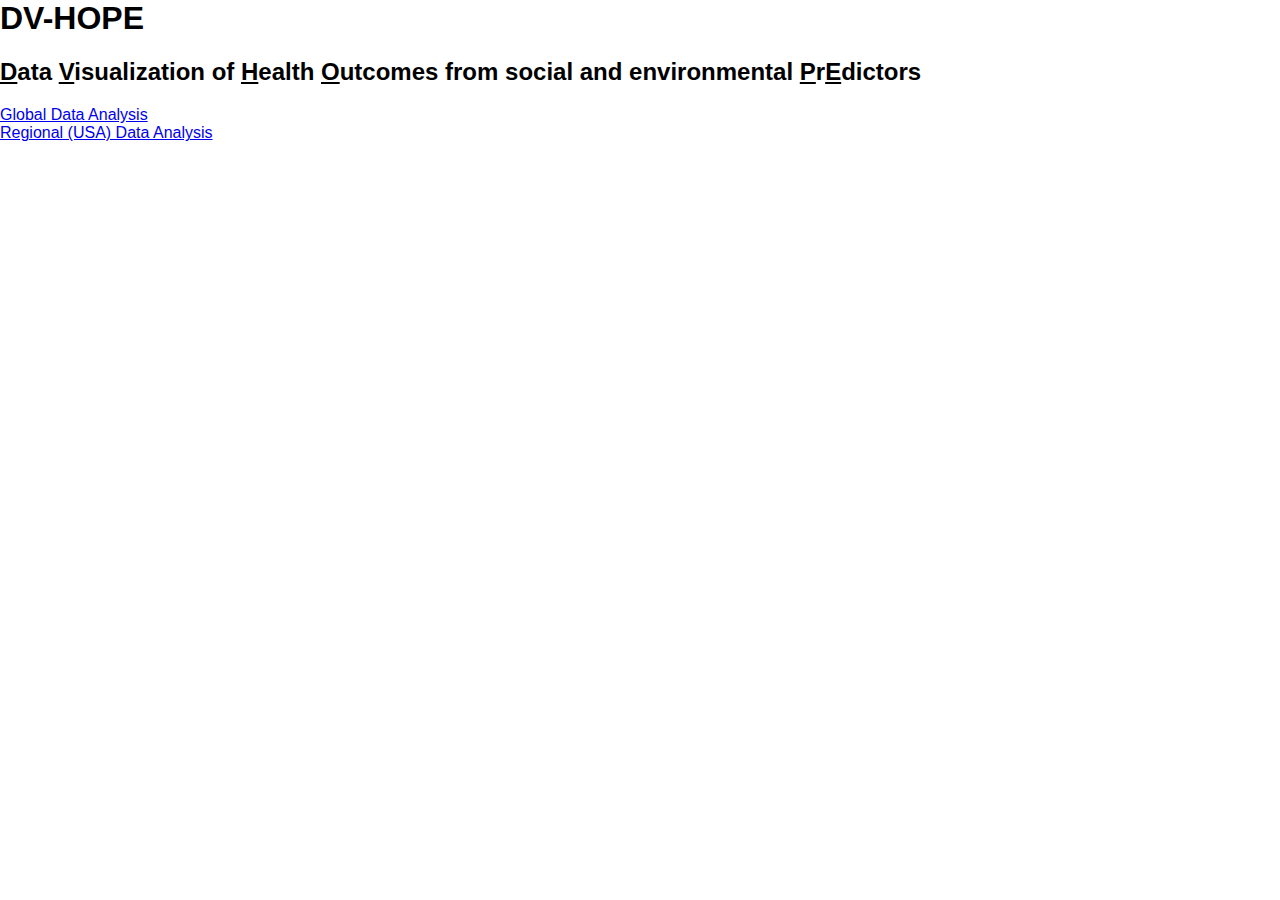
<file: deliverables/CODE/index.html>
<html>
    <head>
        <title>DV-HOPE</title>
        <link rel="stylesheet" href="css/dvhope.css">
    </head>
    <body>
        <h1>DV-HOPE</h1>
        <h2><u>D</u>ata <u>V</u>isualization of <u>H</u>ealth <u>O</u>utcomes from social and environmental <u>P</u>r<u>E</u>dictors</h2>
        <div>
            <a href="global/global_analysis.html" title="Global Data Analysis">Global Data Analysis</a>
        </div>
        <div>
            <a href="regional_usa/regional_analysis.html" title="Regional (USA) Data Analysis">Regional (USA) Data Analysis</a>
        </div>

    </body>
</html>
</file>
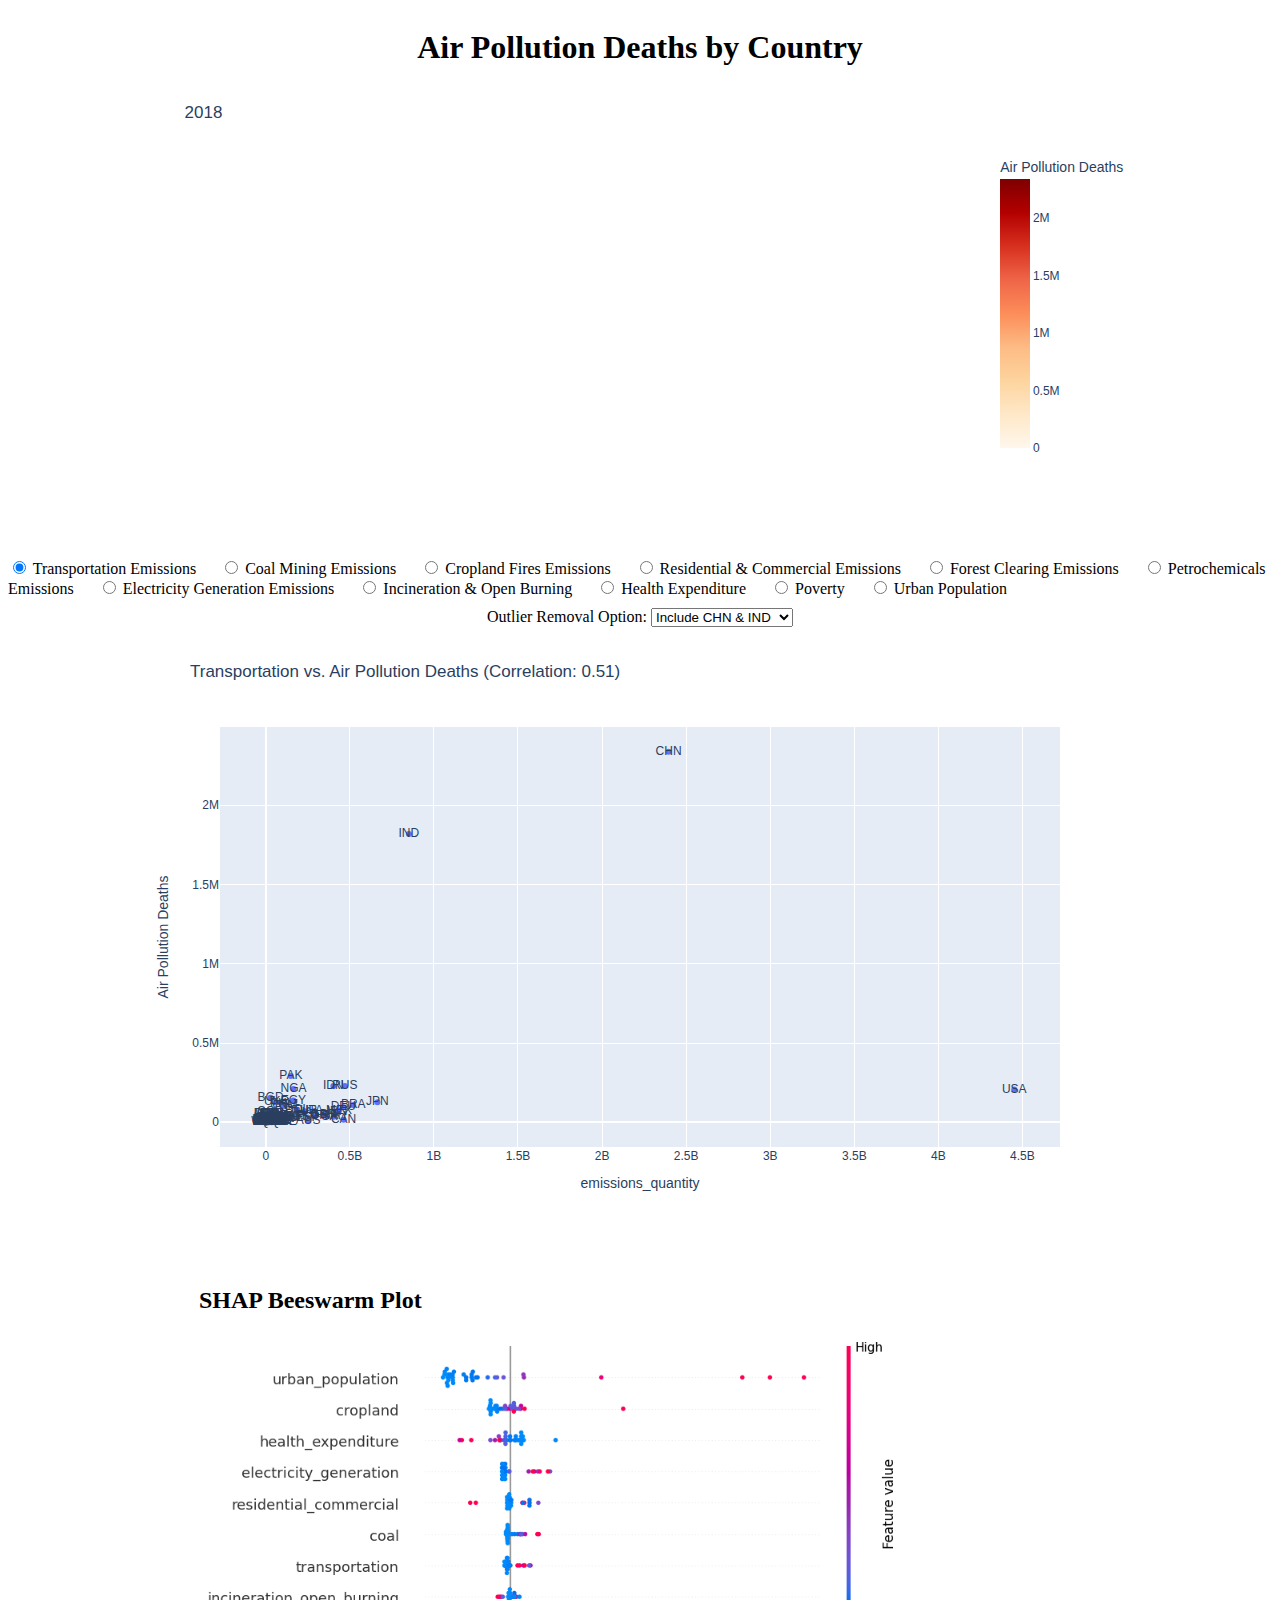
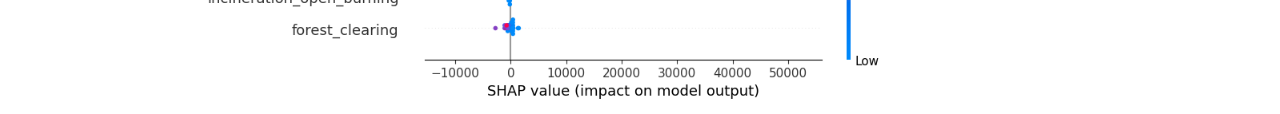
<file: progress_report.html>
<html>
        <head>
            <title>Air Pollution and Emissions Analysis</title>
            <style>
                body {
                    display: flex;
                    flex-direction: column;
                    align-items: center;
                }
                .plot-container {
                    width: 80%;
                    margin-bottom: 20px;
                }
                .scatter-container {
                    width: 1000px;
                    margin-bottom: 20px;
                }
            </style>
            <script>
                function showScatterPlot() {
                    let selectedDataSource = document.querySelector('input[name="data-source"]:checked').value;
                    let excludeOption = document.getElementById('filter-select').value;
                    document.querySelectorAll('.scatter-plot').forEach(plot => plot.style.display = 'none');
                    document.getElementById(`scatter-${selectedDataSource}-${excludeOption}`).style.display = 'block';
                }
                window.onload = function() {
                    showScatterPlot();
                }
            </script>
        </head>
        <body>
            <h1>Air Pollution Deaths by Country</h1>
            <div class="plot-container"><div>                        <script type="text/javascript">window.PlotlyConfig = {MathJaxConfig: 'local'};</script>
        <script charset="utf-8" src="https://cdn.plot.ly/plotly-2.35.2.min.js"></script>                <div id="fdf1ab2b-db34-4a97-993f-40efc28c361d" class="plotly-graph-div" style="height:100%; width:100%;"></div>            <script type="text/javascript">                                    window.PLOTLYENV=window.PLOTLYENV || {};                                    if (document.getElementById("fdf1ab2b-db34-4a97-993f-40efc28c361d")) {                    Plotly.newPlot(                        "fdf1ab2b-db34-4a97-993f-40efc28c361d",                        [{"coloraxis":"coloraxis","geo":"geo","hovertemplate":"\u003cb\u003e%{hovertext}\u003c\u002fb\u003e\u003cbr\u003e\u003cbr\u003eSpatialDimValueCode=%{location}\u003cbr\u003eAir Pollution Deaths=%{z}\u003cextra\u003e\u003c\u002fextra\u003e","hovertext":["AFG","AGO","ALB","ARE","ARG","ARM","ATG","AUS","AUT","AZE","BDI","BEL","BEN","BFA","BGD","BGR","BHR","BHS","BIH","BLR","BLZ","BOL","BRA","BRB","BRN","BTN","BWA","CAF","CAN","CHE","CHL","CHN","CIV","CMR","COD","COG","COL","COM","CPV","CRI","CUB","CYP","CZE","DEU","DJI","DNK","DOM","DZA","ECU","EGY","ERI","ESP","EST","ETH","FIN","FJI","FRA","GAB","GBR","GEO","GHA","GIN","GMB","GNB","GNQ","GRC","GRD","GTM","GUY","HND","HRV","HTI","HUN","IDN","IND","IRL","IRN","IRQ","ISL","ISR","ITA","JAM","JOR","JPN","KAZ","KEN","KGZ","KHM","KIR","KOR","KWT","LAO","LBN","LBR","LBY","LCA","LKA","LSO","LTU","LUX","LVA","MAR","MDA","MDG","MDV","MEX","MKD","MLI","MLT","MMR","MNE","MNG","MOZ","MRT","MUS","MWI","MYS","NAM","NER","NGA","NIC","NLD","NOR","NPL","NZL","OMN","PAK","PAN","PER","PHL","PNG","POL","PRK","PRT","PRY","QAT","ROU","RUS","RWA","SAU","SDN","SEN","SGP","SLB","SLE","SLV","SOM","SRB","SSD","STP","SUR","SVK","SVN","SWE","SWZ","SYC","SYR","TCD","TGO","THA","TJK","TKM","TLS","TON","TTO","TUN","TUR","TZA","UGA","UKR","URY","USA","UZB","VCT","VEN","VNM","VUT","WSM","YEM","ZAF","ZMB","ZWE"],"locations":["AFG","AGO","ALB","ARE","ARG","ARM","ATG","AUS","AUT","AZE","BDI","BEL","BEN","BFA","BGD","BGR","BHR","BHS","BIH","BLR","BLZ","BOL","BRA","BRB","BRN","BTN","BWA","CAF","CAN","CHE","CHL","CHN","CIV","CMR","COD","COG","COL","COM","CPV","CRI","CUB","CYP","CZE","DEU","DJI","DNK","DOM","DZA","ECU","EGY","ERI","ESP","EST","ETH","FIN","FJI","FRA","GAB","GBR","GEO","GHA","GIN","GMB","GNB","GNQ","GRC","GRD","GTM","GUY","HND","HRV","HTI","HUN","IDN","IND","IRL","IRN","IRQ","ISL","ISR","ITA","JAM","JOR","JPN","KAZ","KEN","KGZ","KHM","KIR","KOR","KWT","LAO","LBN","LBR","LBY","LCA","LKA","LSO","LTU","LUX","LVA","MAR","MDA","MDG","MDV","MEX","MKD","MLI","MLT","MMR","MNE","MNG","MOZ","MRT","MUS","MWI","MYS","NAM","NER","NGA","NIC","NLD","NOR","NPL","NZL","OMN","PAK","PAN","PER","PHL","PNG","POL","PRK","PRT","PRY","QAT","ROU","RUS","RWA","SAU","SDN","SEN","SGP","SLB","SLE","SLV","SOM","SRB","SSD","STP","SUR","SVK","SVN","SWE","SWZ","SYC","SYR","TCD","TGO","THA","TJK","TKM","TLS","TON","TTO","TUN","TUR","TZA","UGA","UKR","URY","USA","UZB","VCT","VEN","VNM","VUT","WSM","YEM","ZAF","ZMB","ZWE"],"name":"","z":[44151.0,16997.28,6088.429999999999,3599.55,34992.3,7025.799999999999,43.16,8465.699999999999,9460.5,20777.7,6830.13,10403.7,10064.289999999999,15392.71,154106.0,23679.8,766.24,88.82,8057.8,26548.8,106.32,11400.94,109273.0,237.57999999999998,112.89,692.61,1461.7399999999998,4759.27,15563.6,5336.5,10731.6,2337464.0,22189.78,25189.87,65106.1,2873.82,26002.6,391.425,454.83000000000004,2042.1100000000001,13897.5,664.4399999999999,18662.8,94561.0,717.54,3966.1000000000004,5832.7699999999995,33746.0,7468.01,136597.0,3102.33,29545.6,1077.81,53692.4,2419.81,483.82,39723.0,1165.29,47434.0,10608.3,24861.71,13214.2,1629.1100000000001,1585.98,720.19,16888.5,85.25,9673.77,699.79,6049.82,8226.7,7859.71,21537.6,228625.0,1818854.0,2265.99,67021.9,29173.3,120.89,4065.3,69996.0,1497.44,3731.96,126205.0,25735.5,12982.23,7463.9,10939.0,69.09,39734.0,1826.38,5115.44,7232.2,2981.52,4595.5599999999995,98.54,18572.899999999998,2992.21,6490.0599999999995,326.25,4298.33,37860.3,7147.49,14740.09,158.99,73209.1,4505.44,14120.56,486.18,54217.8,1561.87,4596.02,17506.57,2869.8599999999997,984.75,6299.84,30819.7,1099.48,21946.2,209985.2,3515.88,11684.1,2008.18,29913.2,2149.66,3633.83,291447.0,1636.05,17117.5,117704.6,3308.48,78660.0,52976.0,7222.3,2722.04,822.77,46051.1,228531.0,6571.93,34302.6,29444.6,9636.98,3649.6,385.06,7834.2300000000005,4438.05,10171.470000000001,18667.7,6299.9800000000005,157.39,402.4,7350.5,2531.51,4780.05,785.3399999999999,88.37,16576.5,19263.87,6659.889999999999,58975.0,13703.86,6629.66,844.76,37.839999999999996,732.4,13774.3,69111.0,16893.17,17791.65,126107.7,2271.89,206445.0,49374.2,74.08999999999999,17772.4,102018.0,182.93,86.13,26334.72,41118.6,7051.77,6990.0],"type":"choropleth"}],                        {"template":{"data":{"histogram2dcontour":[{"type":"histogram2dcontour","colorbar":{"outlinewidth":0,"ticks":""},"colorscale":[[0.0,"#0d0887"],[0.1111111111111111,"#46039f"],[0.2222222222222222,"#7201a8"],[0.3333333333333333,"#9c179e"],[0.4444444444444444,"#bd3786"],[0.5555555555555556,"#d8576b"],[0.6666666666666666,"#ed7953"],[0.7777777777777778,"#fb9f3a"],[0.8888888888888888,"#fdca26"],[1.0,"#f0f921"]]}],"choropleth":[{"type":"choropleth","colorbar":{"outlinewidth":0,"ticks":""}}],"histogram2d":[{"type":"histogram2d","colorbar":{"outlinewidth":0,"ticks":""},"colorscale":[[0.0,"#0d0887"],[0.1111111111111111,"#46039f"],[0.2222222222222222,"#7201a8"],[0.3333333333333333,"#9c179e"],[0.4444444444444444,"#bd3786"],[0.5555555555555556,"#d8576b"],[0.6666666666666666,"#ed7953"],[0.7777777777777778,"#fb9f3a"],[0.8888888888888888,"#fdca26"],[1.0,"#f0f921"]]}],"heatmap":[{"type":"heatmap","colorbar":{"outlinewidth":0,"ticks":""},"colorscale":[[0.0,"#0d0887"],[0.1111111111111111,"#46039f"],[0.2222222222222222,"#7201a8"],[0.3333333333333333,"#9c179e"],[0.4444444444444444,"#bd3786"],[0.5555555555555556,"#d8576b"],[0.6666666666666666,"#ed7953"],[0.7777777777777778,"#fb9f3a"],[0.8888888888888888,"#fdca26"],[1.0,"#f0f921"]]}],"heatmapgl":[{"type":"heatmapgl","colorbar":{"outlinewidth":0,"ticks":""},"colorscale":[[0.0,"#0d0887"],[0.1111111111111111,"#46039f"],[0.2222222222222222,"#7201a8"],[0.3333333333333333,"#9c179e"],[0.4444444444444444,"#bd3786"],[0.5555555555555556,"#d8576b"],[0.6666666666666666,"#ed7953"],[0.7777777777777778,"#fb9f3a"],[0.8888888888888888,"#fdca26"],[1.0,"#f0f921"]]}],"contourcarpet":[{"type":"contourcarpet","colorbar":{"outlinewidth":0,"ticks":""}}],"contour":[{"type":"contour","colorbar":{"outlinewidth":0,"ticks":""},"colorscale":[[0.0,"#0d0887"],[0.1111111111111111,"#46039f"],[0.2222222222222222,"#7201a8"],[0.3333333333333333,"#9c179e"],[0.4444444444444444,"#bd3786"],[0.5555555555555556,"#d8576b"],[0.6666666666666666,"#ed7953"],[0.7777777777777778,"#fb9f3a"],[0.8888888888888888,"#fdca26"],[1.0,"#f0f921"]]}],"surface":[{"type":"surface","colorbar":{"outlinewidth":0,"ticks":""},"colorscale":[[0.0,"#0d0887"],[0.1111111111111111,"#46039f"],[0.2222222222222222,"#7201a8"],[0.3333333333333333,"#9c179e"],[0.4444444444444444,"#bd3786"],[0.5555555555555556,"#d8576b"],[0.6666666666666666,"#ed7953"],[0.7777777777777778,"#fb9f3a"],[0.8888888888888888,"#fdca26"],[1.0,"#f0f921"]]}],"mesh3d":[{"type":"mesh3d","colorbar":{"outlinewidth":0,"ticks":""}}],"scatter":[{"fillpattern":{"fillmode":"overlay","size":10,"solidity":0.2},"type":"scatter"}],"parcoords":[{"type":"parcoords","line":{"colorbar":{"outlinewidth":0,"ticks":""}}}],"scatterpolargl":[{"type":"scatterpolargl","marker":{"colorbar":{"outlinewidth":0,"ticks":""}}}],"bar":[{"error_x":{"color":"#2a3f5f"},"error_y":{"color":"#2a3f5f"},"marker":{"line":{"color":"#E5ECF6","width":0.5},"pattern":{"fillmode":"overlay","size":10,"solidity":0.2}},"type":"bar"}],"scattergeo":[{"type":"scattergeo","marker":{"colorbar":{"outlinewidth":0,"ticks":""}}}],"scatterpolar":[{"type":"scatterpolar","marker":{"colorbar":{"outlinewidth":0,"ticks":""}}}],"histogram":[{"marker":{"pattern":{"fillmode":"overlay","size":10,"solidity":0.2}},"type":"histogram"}],"scattergl":[{"type":"scattergl","marker":{"colorbar":{"outlinewidth":0,"ticks":""}}}],"scatter3d":[{"type":"scatter3d","line":{"colorbar":{"outlinewidth":0,"ticks":""}},"marker":{"colorbar":{"outlinewidth":0,"ticks":""}}}],"scattermapbox":[{"type":"scattermapbox","marker":{"colorbar":{"outlinewidth":0,"ticks":""}}}],"scatterternary":[{"type":"scatterternary","marker":{"colorbar":{"outlinewidth":0,"ticks":""}}}],"scattercarpet":[{"type":"scattercarpet","marker":{"colorbar":{"outlinewidth":0,"ticks":""}}}],"carpet":[{"aaxis":{"endlinecolor":"#2a3f5f","gridcolor":"white","linecolor":"white","minorgridcolor":"white","startlinecolor":"#2a3f5f"},"baxis":{"endlinecolor":"#2a3f5f","gridcolor":"white","linecolor":"white","minorgridcolor":"white","startlinecolor":"#2a3f5f"},"type":"carpet"}],"table":[{"cells":{"fill":{"color":"#EBF0F8"},"line":{"color":"white"}},"header":{"fill":{"color":"#C8D4E3"},"line":{"color":"white"}},"type":"table"}],"barpolar":[{"marker":{"line":{"color":"#E5ECF6","width":0.5},"pattern":{"fillmode":"overlay","size":10,"solidity":0.2}},"type":"barpolar"}],"pie":[{"automargin":true,"type":"pie"}]},"layout":{"autotypenumbers":"strict","colorway":["#636efa","#EF553B","#00cc96","#ab63fa","#FFA15A","#19d3f3","#FF6692","#B6E880","#FF97FF","#FECB52"],"font":{"color":"#2a3f5f"},"hovermode":"closest","hoverlabel":{"align":"left"},"paper_bgcolor":"white","plot_bgcolor":"#E5ECF6","polar":{"bgcolor":"#E5ECF6","angularaxis":{"gridcolor":"white","linecolor":"white","ticks":""},"radialaxis":{"gridcolor":"white","linecolor":"white","ticks":""}},"ternary":{"bgcolor":"#E5ECF6","aaxis":{"gridcolor":"white","linecolor":"white","ticks":""},"baxis":{"gridcolor":"white","linecolor":"white","ticks":""},"caxis":{"gridcolor":"white","linecolor":"white","ticks":""}},"coloraxis":{"colorbar":{"outlinewidth":0,"ticks":""}},"colorscale":{"sequential":[[0.0,"#0d0887"],[0.1111111111111111,"#46039f"],[0.2222222222222222,"#7201a8"],[0.3333333333333333,"#9c179e"],[0.4444444444444444,"#bd3786"],[0.5555555555555556,"#d8576b"],[0.6666666666666666,"#ed7953"],[0.7777777777777778,"#fb9f3a"],[0.8888888888888888,"#fdca26"],[1.0,"#f0f921"]],"sequentialminus":[[0.0,"#0d0887"],[0.1111111111111111,"#46039f"],[0.2222222222222222,"#7201a8"],[0.3333333333333333,"#9c179e"],[0.4444444444444444,"#bd3786"],[0.5555555555555556,"#d8576b"],[0.6666666666666666,"#ed7953"],[0.7777777777777778,"#fb9f3a"],[0.8888888888888888,"#fdca26"],[1.0,"#f0f921"]],"diverging":[[0,"#8e0152"],[0.1,"#c51b7d"],[0.2,"#de77ae"],[0.3,"#f1b6da"],[0.4,"#fde0ef"],[0.5,"#f7f7f7"],[0.6,"#e6f5d0"],[0.7,"#b8e186"],[0.8,"#7fbc41"],[0.9,"#4d9221"],[1,"#276419"]]},"xaxis":{"gridcolor":"white","linecolor":"white","ticks":"","title":{"standoff":15},"zerolinecolor":"white","automargin":true,"zerolinewidth":2},"yaxis":{"gridcolor":"white","linecolor":"white","ticks":"","title":{"standoff":15},"zerolinecolor":"white","automargin":true,"zerolinewidth":2},"scene":{"xaxis":{"backgroundcolor":"#E5ECF6","gridcolor":"white","linecolor":"white","showbackground":true,"ticks":"","zerolinecolor":"white","gridwidth":2},"yaxis":{"backgroundcolor":"#E5ECF6","gridcolor":"white","linecolor":"white","showbackground":true,"ticks":"","zerolinecolor":"white","gridwidth":2},"zaxis":{"backgroundcolor":"#E5ECF6","gridcolor":"white","linecolor":"white","showbackground":true,"ticks":"","zerolinecolor":"white","gridwidth":2}},"shapedefaults":{"line":{"color":"#2a3f5f"}},"annotationdefaults":{"arrowcolor":"#2a3f5f","arrowhead":0,"arrowwidth":1},"geo":{"bgcolor":"white","landcolor":"#E5ECF6","subunitcolor":"white","showland":true,"showlakes":true,"lakecolor":"white"},"title":{"x":0.05},"mapbox":{"style":"light"}}},"geo":{"domain":{"x":[0.0,1.0],"y":[0.0,1.0]},"projection":{"type":"natural earth"},"center":{},"showframe":false,"showcoastlines":true},"coloraxis":{"colorbar":{"title":{"text":"Air Pollution Deaths"}},"colorscale":[[0.0,"rgb(255,247,236)"],[0.125,"rgb(254,232,200)"],[0.25,"rgb(253,212,158)"],[0.375,"rgb(253,187,132)"],[0.5,"rgb(252,141,89)"],[0.625,"rgb(239,101,72)"],[0.75,"rgb(215,48,31)"],[0.875,"rgb(179,0,0)"],[1.0,"rgb(127,0,0)"]]},"legend":{"tracegroupgap":0},"margin":{"t":60},"title":{"text":"2018"}},                        {"responsive": true}                    )                };                            </script>        </div></div>
            <div>
                <label><input type="radio" name="data-source" value="transportation" onclick="showScatterPlot()" checked> Transportation Emissions</label>
                <label style="margin-left: 20px;"><input type="radio" name="data-source" value="coal" onclick="showScatterPlot()"> Coal Mining Emissions</label>
                <label style="margin-left: 20px;"><input type="radio" name="data-source" value="cropland" onclick="showScatterPlot()"> Cropland Fires Emissions</label>
                <label style="margin-left: 20px;"><input type="radio" name="data-source" value="residential_commercial" onclick="showScatterPlot()"> Residential & Commercial Emissions</label>
                <label style="margin-left: 20px;"><input type="radio" name="data-source" value="forest_clearing" onclick="showScatterPlot()"> Forest Clearing Emissions</label>
                <label style="margin-left: 20px;"><input type="radio" name="data-source" value="petrochemicals" onclick="showScatterPlot()"> Petrochemicals Emissions</label>
                <label style="margin-left: 20px;"><input type="radio" name="data-source" value="electricity_generation" onclick="showScatterPlot()"> Electricity Generation Emissions</label>
                <label style="margin-left: 20px;"><input type="radio" name="data-source" value="incineration_open_burning" onclick="showScatterPlot()"> Incineration & Open Burning</label>
                <label style="margin-left: 20px;"><input type="radio" name="data-source" value="health_expenditure" onclick="showScatterPlot()"> Health Expenditure</label>
                <label style="margin-left: 20px;"><input type="radio" name="data-source" value="poverty" onclick="showScatterPlot()"> Poverty</label>
                <label style="margin-left: 20px;"><input type="radio" name="data-source" value="urban_population" onclick="showScatterPlot()"> Urban Population</label>
            </div>
            <div style="margin-top: 10px;">
                <label for="filter-select">Outlier Removal Option:</label>
                <select id="filter-select" onchange="showScatterPlot()">
                    <option value="with_china_india" selected>Include CHN & IND</option>
                    <option value="without_china_india">Exclude CHN & IND</option>
                </select>
            </div>
    
            <div id="scatter-transportation-with_china_india" class="scatter-container scatter-plot" style="display: block;">
                <div>                            <div id="706f227f-23f2-428d-9681-715a7c8ba0c3" class="plotly-graph-div" style="height:600px; width:1000px;"></div>            <script type="text/javascript">                                    window.PLOTLYENV=window.PLOTLYENV || {};                                    if (document.getElementById("706f227f-23f2-428d-9681-715a7c8ba0c3")) {                    Plotly.newPlot(                        "706f227f-23f2-428d-9681-715a7c8ba0c3",                        [{"hovertemplate":"emissions_quantity=%{x}\u003cbr\u003eAir Pollution Deaths=%{y}\u003cbr\u003eiso3_country=%{text}\u003cextra\u003e\u003c\u002fextra\u003e","legendgroup":"","marker":{"color":"#636efa","symbol":"circle"},"mode":"markers+text","name":"","orientation":"v","showlegend":false,"text":["AFG","AGO","ALB","ARE","ARG","ARM","ATG","AUS","AUT","AZE","BDI","BEL","BEN","BFA","BGD","BGR","BHR","BHS","BIH","BLR","BLZ","BOL","BRA","BRB","BRN","BTN","BWA","CAF","CAN","CHE","CHL","CHN","CIV","CMR","COD","COG","COL","COM","CPV","CRI","CUB","CYP","CZE","DEU","DJI","DNK","DOM","DZA","ECU","EGY","ERI","ESP","EST","ETH","FIN","FJI","FRA","GAB","GBR","GEO","GHA","GIN","GMB","GNB","GNQ","GRC","GRD","GTM","GUY","HND","HRV","HTI","HUN","IDN","IND","IRL","IRN","IRQ","ISL","ISR","ITA","JAM","JOR","JPN","KAZ","KEN","KGZ","KHM","KIR","KOR","KWT","LAO","LBN","LBR","LBY","LCA","LKA","LSO","LTU","LUX","LVA","MAR","MDA","MDG","MDV","MEX","MKD","MLI","MLT","MMR","MNE","MNG","MOZ","MRT","MUS","MWI","MYS","NAM","NER","NGA","NIC","NLD","NOR","NPL","NZL","OMN","PAK","PAN","PER","PHL","PNG","POL","PRK","PRT","PRY","QAT","ROU","RUS","RWA","SAU","SDN","SEN","SGP","SLB","SLE","SLV","SOM","SRB","SSD","STP","SUR","SVK","SVN","SWE","SWZ","SYC","SYR","TCD","TGO","THA","TJK","TKM","TLS","TON","TTO","TUN","TUR","TZA","UGA","UKR","URY","USA","UZB","VCT","VEN","VNM","VUT","WSM","YEM","ZAF","ZMB","ZWE"],"x":[13041686.231416376,30363525.351108253,6298039.489794001,110627985.18849799,132435409.89946802,5554999.867836,271227.505127,251740482.70054102,72359253.52426401,21482277.660438,2153988.839923684,74648827.37001799,20601866.833686,5875039.787401827,28792362.523188006,27300378.811890002,11251602.755864,1418666.798466,11355643.426808,30833406.436041,225905.69066799997,40248696.647427544,520436803.99147004,594434.728225,4118334.500119,761753.1733009999,7380921.19069,1445464.0282631603,463086253.86566,46745076.111356,76978249.390522,2395427120.4045,13340570.109166263,20797858.773283437,27527061.409576025,7762981.365134084,89056796.098447,392462.23372099997,1238975.270049,17778848.218089,10001490.936286507,6077474.340134,55250602.71636701,461457615.45379996,889337.170017,34924908.837381,17583962.211106002,130779489.003064,54747431.875737995,164582745.08868,3018891.2485581674,248144996.54060397,7237904.302340001,36089736.096049406,32773829.690656997,1919413.9282279997,359942424.776178,2380775.9848343222,342494464.084962,10556916.294104,28862549.654582843,9391773.44290932,2519256.0747022047,931452.5773578293,1383018.850175,43718552.487889,120280.50972899998,25983041.800134,2374789.88024,5712015.871415,18491009.457434,4445831.042527,39924027.436643,401759036.10330003,851143883.02721,34453160.984816,424468366.13504,97995882.044494,2880416.891705,54474543.425904006,287798123.00710005,6659210.909225,27212824.338571005,664330449.4772544,51344726.141029,28735715.87689,7888768.344602126,12858462.937134001,86555.890436,292658620.705544,48093829.464658,9441418.056727,24569048.310273,2827743.7065464742,51242791.45593501,171933.009696,29282594.272367,971386.1746420001,17472605.320303,18296639.31151,9247381.548831,54830684.594944,6276205.156657,3611153.0198139995,2303489.932126,435747067.82871,6448915.743639,11136172.627979124,1915757.871295,13485479.230632804,0.0,4506570.731156,15710240.90992928,4983003.27844,3315108.4725690004,2862240.7972952,180280867.54803,5949656.902167,4469431.9359560795,165018342.66022003,5780298.114639,90224447.306828,27892751.603944,16010384.737010999,44204792.035753004,36551370.342382,149203713.71292,14507407.395283,70070627.621792,94745230.70941201,6329491.227518001,187610317.529529,5630881.205268215,48179599.882409,23105704.48523,35711615.62061399,52856641.2426,470265613.8574299,2666332.1699638646,405004292.99874,47642156.598090574,17414949.415491533,18475915.20081,380232.387261,3627720.0312623736,10570833.949802,9706631.568510037,0.0,0.0,203741.52040699997,1183449.106335,22137306.129809,17287750.467988998,46570555.641597,1933731.995461,1424100.99319,20599009.27347338,6163522.297867611,3872557.7597626946,208996954.57113996,4753639.7757171355,23941362.175821,594069.934169,169202.882072,6816301.298312,22326495.133619517,233200577.08181,18830125.622069627,8236497.75520986,64329683.18743601,10861653.341384,4451181643.6898,39581454.132401004,93422.547805,97965184.96959001,109866250.308337,266730.763896,385477.289026,9501215.873740215,155379058.36056998,14711806.17308311,13623111.417311555],"xaxis":"x","y":[44151.0,16997.28,6088.429999999999,3599.55,34992.3,7025.799999999999,43.16,8465.699999999999,9460.5,20777.7,6830.13,10403.7,10064.289999999999,15392.71,154106.0,23679.8,766.24,88.82,8057.8,26548.8,106.32,11400.94,109273.0,237.57999999999998,112.89,692.61,1461.7399999999998,4759.27,15563.6,5336.5,10731.6,2337464.0,22189.78,25189.87,65106.1,2873.82,26002.6,391.425,454.83000000000004,2042.1100000000001,13897.5,664.4399999999999,18662.8,94561.0,717.54,3966.1000000000004,5832.7699999999995,33746.0,7468.01,136597.0,3102.33,29545.6,1077.81,53692.4,2419.81,483.82,39723.0,1165.29,47434.0,10608.3,24861.71,13214.2,1629.1100000000001,1585.98,720.19,16888.5,85.25,9673.77,699.79,6049.82,8226.7,7859.71,21537.6,228625.0,1818854.0,2265.99,67021.9,29173.3,120.89,4065.3,69996.0,1497.44,3731.96,126205.0,25735.5,12982.23,7463.9,10939.0,69.09,39734.0,1826.38,5115.44,7232.2,2981.52,4595.5599999999995,98.54,18572.899999999998,2992.21,6490.0599999999995,326.25,4298.33,37860.3,7147.49,14740.09,158.99,73209.1,4505.44,14120.56,486.18,54217.8,1561.87,4596.02,17506.57,2869.8599999999997,984.75,6299.84,30819.7,1099.48,21946.2,209985.2,3515.88,11684.1,2008.18,29913.2,2149.66,3633.83,291447.0,1636.05,17117.5,117704.6,3308.48,78660.0,52976.0,7222.3,2722.04,822.77,46051.1,228531.0,6571.93,34302.6,29444.6,9636.98,3649.6,385.06,7834.2300000000005,4438.05,10171.470000000001,18667.7,6299.9800000000005,157.39,402.4,7350.5,2531.51,4780.05,785.3399999999999,88.37,16576.5,19263.87,6659.889999999999,58975.0,13703.86,6629.66,844.76,37.839999999999996,732.4,13774.3,69111.0,16893.17,17791.65,126107.7,2271.89,206445.0,49374.2,74.08999999999999,17772.4,102018.0,182.93,86.13,26334.72,41118.6,7051.77,6990.0],"yaxis":"y","type":"scatter"}],                        {"template":{"data":{"histogram2dcontour":[{"type":"histogram2dcontour","colorbar":{"outlinewidth":0,"ticks":""},"colorscale":[[0.0,"#0d0887"],[0.1111111111111111,"#46039f"],[0.2222222222222222,"#7201a8"],[0.3333333333333333,"#9c179e"],[0.4444444444444444,"#bd3786"],[0.5555555555555556,"#d8576b"],[0.6666666666666666,"#ed7953"],[0.7777777777777778,"#fb9f3a"],[0.8888888888888888,"#fdca26"],[1.0,"#f0f921"]]}],"choropleth":[{"type":"choropleth","colorbar":{"outlinewidth":0,"ticks":""}}],"histogram2d":[{"type":"histogram2d","colorbar":{"outlinewidth":0,"ticks":""},"colorscale":[[0.0,"#0d0887"],[0.1111111111111111,"#46039f"],[0.2222222222222222,"#7201a8"],[0.3333333333333333,"#9c179e"],[0.4444444444444444,"#bd3786"],[0.5555555555555556,"#d8576b"],[0.6666666666666666,"#ed7953"],[0.7777777777777778,"#fb9f3a"],[0.8888888888888888,"#fdca26"],[1.0,"#f0f921"]]}],"heatmap":[{"type":"heatmap","colorbar":{"outlinewidth":0,"ticks":""},"colorscale":[[0.0,"#0d0887"],[0.1111111111111111,"#46039f"],[0.2222222222222222,"#7201a8"],[0.3333333333333333,"#9c179e"],[0.4444444444444444,"#bd3786"],[0.5555555555555556,"#d8576b"],[0.6666666666666666,"#ed7953"],[0.7777777777777778,"#fb9f3a"],[0.8888888888888888,"#fdca26"],[1.0,"#f0f921"]]}],"heatmapgl":[{"type":"heatmapgl","colorbar":{"outlinewidth":0,"ticks":""},"colorscale":[[0.0,"#0d0887"],[0.1111111111111111,"#46039f"],[0.2222222222222222,"#7201a8"],[0.3333333333333333,"#9c179e"],[0.4444444444444444,"#bd3786"],[0.5555555555555556,"#d8576b"],[0.6666666666666666,"#ed7953"],[0.7777777777777778,"#fb9f3a"],[0.8888888888888888,"#fdca26"],[1.0,"#f0f921"]]}],"contourcarpet":[{"type":"contourcarpet","colorbar":{"outlinewidth":0,"ticks":""}}],"contour":[{"type":"contour","colorbar":{"outlinewidth":0,"ticks":""},"colorscale":[[0.0,"#0d0887"],[0.1111111111111111,"#46039f"],[0.2222222222222222,"#7201a8"],[0.3333333333333333,"#9c179e"],[0.4444444444444444,"#bd3786"],[0.5555555555555556,"#d8576b"],[0.6666666666666666,"#ed7953"],[0.7777777777777778,"#fb9f3a"],[0.8888888888888888,"#fdca26"],[1.0,"#f0f921"]]}],"surface":[{"type":"surface","colorbar":{"outlinewidth":0,"ticks":""},"colorscale":[[0.0,"#0d0887"],[0.1111111111111111,"#46039f"],[0.2222222222222222,"#7201a8"],[0.3333333333333333,"#9c179e"],[0.4444444444444444,"#bd3786"],[0.5555555555555556,"#d8576b"],[0.6666666666666666,"#ed7953"],[0.7777777777777778,"#fb9f3a"],[0.8888888888888888,"#fdca26"],[1.0,"#f0f921"]]}],"mesh3d":[{"type":"mesh3d","colorbar":{"outlinewidth":0,"ticks":""}}],"scatter":[{"fillpattern":{"fillmode":"overlay","size":10,"solidity":0.2},"type":"scatter"}],"parcoords":[{"type":"parcoords","line":{"colorbar":{"outlinewidth":0,"ticks":""}}}],"scatterpolargl":[{"type":"scatterpolargl","marker":{"colorbar":{"outlinewidth":0,"ticks":""}}}],"bar":[{"error_x":{"color":"#2a3f5f"},"error_y":{"color":"#2a3f5f"},"marker":{"line":{"color":"#E5ECF6","width":0.5},"pattern":{"fillmode":"overlay","size":10,"solidity":0.2}},"type":"bar"}],"scattergeo":[{"type":"scattergeo","marker":{"colorbar":{"outlinewidth":0,"ticks":""}}}],"scatterpolar":[{"type":"scatterpolar","marker":{"colorbar":{"outlinewidth":0,"ticks":""}}}],"histogram":[{"marker":{"pattern":{"fillmode":"overlay","size":10,"solidity":0.2}},"type":"histogram"}],"scattergl":[{"type":"scattergl","marker":{"colorbar":{"outlinewidth":0,"ticks":""}}}],"scatter3d":[{"type":"scatter3d","line":{"colorbar":{"outlinewidth":0,"ticks":""}},"marker":{"colorbar":{"outlinewidth":0,"ticks":""}}}],"scattermapbox":[{"type":"scattermapbox","marker":{"colorbar":{"outlinewidth":0,"ticks":""}}}],"scatterternary":[{"type":"scatterternary","marker":{"colorbar":{"outlinewidth":0,"ticks":""}}}],"scattercarpet":[{"type":"scattercarpet","marker":{"colorbar":{"outlinewidth":0,"ticks":""}}}],"carpet":[{"aaxis":{"endlinecolor":"#2a3f5f","gridcolor":"white","linecolor":"white","minorgridcolor":"white","startlinecolor":"#2a3f5f"},"baxis":{"endlinecolor":"#2a3f5f","gridcolor":"white","linecolor":"white","minorgridcolor":"white","startlinecolor":"#2a3f5f"},"type":"carpet"}],"table":[{"cells":{"fill":{"color":"#EBF0F8"},"line":{"color":"white"}},"header":{"fill":{"color":"#C8D4E3"},"line":{"color":"white"}},"type":"table"}],"barpolar":[{"marker":{"line":{"color":"#E5ECF6","width":0.5},"pattern":{"fillmode":"overlay","size":10,"solidity":0.2}},"type":"barpolar"}],"pie":[{"automargin":true,"type":"pie"}]},"layout":{"autotypenumbers":"strict","colorway":["#636efa","#EF553B","#00cc96","#ab63fa","#FFA15A","#19d3f3","#FF6692","#B6E880","#FF97FF","#FECB52"],"font":{"color":"#2a3f5f"},"hovermode":"closest","hoverlabel":{"align":"left"},"paper_bgcolor":"white","plot_bgcolor":"#E5ECF6","polar":{"bgcolor":"#E5ECF6","angularaxis":{"gridcolor":"white","linecolor":"white","ticks":""},"radialaxis":{"gridcolor":"white","linecolor":"white","ticks":""}},"ternary":{"bgcolor":"#E5ECF6","aaxis":{"gridcolor":"white","linecolor":"white","ticks":""},"baxis":{"gridcolor":"white","linecolor":"white","ticks":""},"caxis":{"gridcolor":"white","linecolor":"white","ticks":""}},"coloraxis":{"colorbar":{"outlinewidth":0,"ticks":""}},"colorscale":{"sequential":[[0.0,"#0d0887"],[0.1111111111111111,"#46039f"],[0.2222222222222222,"#7201a8"],[0.3333333333333333,"#9c179e"],[0.4444444444444444,"#bd3786"],[0.5555555555555556,"#d8576b"],[0.6666666666666666,"#ed7953"],[0.7777777777777778,"#fb9f3a"],[0.8888888888888888,"#fdca26"],[1.0,"#f0f921"]],"sequentialminus":[[0.0,"#0d0887"],[0.1111111111111111,"#46039f"],[0.2222222222222222,"#7201a8"],[0.3333333333333333,"#9c179e"],[0.4444444444444444,"#bd3786"],[0.5555555555555556,"#d8576b"],[0.6666666666666666,"#ed7953"],[0.7777777777777778,"#fb9f3a"],[0.8888888888888888,"#fdca26"],[1.0,"#f0f921"]],"diverging":[[0,"#8e0152"],[0.1,"#c51b7d"],[0.2,"#de77ae"],[0.3,"#f1b6da"],[0.4,"#fde0ef"],[0.5,"#f7f7f7"],[0.6,"#e6f5d0"],[0.7,"#b8e186"],[0.8,"#7fbc41"],[0.9,"#4d9221"],[1,"#276419"]]},"xaxis":{"gridcolor":"white","linecolor":"white","ticks":"","title":{"standoff":15},"zerolinecolor":"white","automargin":true,"zerolinewidth":2},"yaxis":{"gridcolor":"white","linecolor":"white","ticks":"","title":{"standoff":15},"zerolinecolor":"white","automargin":true,"zerolinewidth":2},"scene":{"xaxis":{"backgroundcolor":"#E5ECF6","gridcolor":"white","linecolor":"white","showbackground":true,"ticks":"","zerolinecolor":"white","gridwidth":2},"yaxis":{"backgroundcolor":"#E5ECF6","gridcolor":"white","linecolor":"white","showbackground":true,"ticks":"","zerolinecolor":"white","gridwidth":2},"zaxis":{"backgroundcolor":"#E5ECF6","gridcolor":"white","linecolor":"white","showbackground":true,"ticks":"","zerolinecolor":"white","gridwidth":2}},"shapedefaults":{"line":{"color":"#2a3f5f"}},"annotationdefaults":{"arrowcolor":"#2a3f5f","arrowhead":0,"arrowwidth":1},"geo":{"bgcolor":"white","landcolor":"#E5ECF6","subunitcolor":"white","showland":true,"showlakes":true,"lakecolor":"white"},"title":{"x":0.05},"mapbox":{"style":"light"}}},"xaxis":{"anchor":"y","domain":[0.0,1.0],"title":{"text":"emissions_quantity"}},"yaxis":{"anchor":"x","domain":[0.0,1.0],"title":{"text":"Air Pollution Deaths"}},"legend":{"tracegroupgap":0},"title":{"text":"Transportation vs. Air Pollution Deaths (Correlation: 0.51)"},"width":1000,"height":600},                        {"responsive": true}                    )                };                            </script>        </div>
            </div>
            <div id="scatter-transportation-without_china_india" class="scatter-container scatter-plot" style="display: none;">
                <div>                            <div id="02f3c2f1-f49b-47ac-80b4-2f50f5915f22" class="plotly-graph-div" style="height:600px; width:1000px;"></div>            <script type="text/javascript">                                    window.PLOTLYENV=window.PLOTLYENV || {};                                    if (document.getElementById("02f3c2f1-f49b-47ac-80b4-2f50f5915f22")) {                    Plotly.newPlot(                        "02f3c2f1-f49b-47ac-80b4-2f50f5915f22",                        [{"hovertemplate":"emissions_quantity=%{x}\u003cbr\u003eAir Pollution Deaths=%{y}\u003cbr\u003eiso3_country=%{text}\u003cextra\u003e\u003c\u002fextra\u003e","legendgroup":"","marker":{"color":"#636efa","symbol":"circle"},"mode":"markers+text","name":"","orientation":"v","showlegend":false,"text":["AFG","AGO","ALB","ARE","ARG","ARM","ATG","AUS","AUT","AZE","BDI","BEL","BEN","BFA","BGD","BGR","BHR","BHS","BIH","BLR","BLZ","BOL","BRA","BRB","BRN","BTN","BWA","CAF","CAN","CHE","CHL","CIV","CMR","COD","COG","COL","COM","CPV","CRI","CUB","CYP","CZE","DEU","DJI","DNK","DOM","DZA","ECU","EGY","ERI","ESP","EST","ETH","FIN","FJI","FRA","GAB","GBR","GEO","GHA","GIN","GMB","GNB","GNQ","GRC","GRD","GTM","GUY","HND","HRV","HTI","HUN","IDN","IRL","IRN","IRQ","ISL","ISR","ITA","JAM","JOR","JPN","KAZ","KEN","KGZ","KHM","KIR","KOR","KWT","LAO","LBN","LBR","LBY","LCA","LKA","LSO","LTU","LUX","LVA","MAR","MDA","MDG","MDV","MEX","MKD","MLI","MLT","MMR","MNE","MNG","MOZ","MRT","MUS","MWI","MYS","NAM","NER","NGA","NIC","NLD","NOR","NPL","NZL","OMN","PAK","PAN","PER","PHL","PNG","POL","PRK","PRT","PRY","QAT","ROU","RUS","RWA","SAU","SDN","SEN","SGP","SLB","SLE","SLV","SOM","SRB","SSD","STP","SUR","SVK","SVN","SWE","SWZ","SYC","SYR","TCD","TGO","THA","TJK","TKM","TLS","TON","TTO","TUN","TUR","TZA","UGA","UKR","URY","USA","UZB","VCT","VEN","VNM","VUT","WSM","YEM","ZAF","ZMB","ZWE"],"x":[13041686.231416376,30363525.351108253,6298039.489794001,110627985.18849799,132435409.89946802,5554999.867836,271227.505127,251740482.70054102,72359253.52426401,21482277.660438,2153988.839923684,74648827.37001799,20601866.833686,5875039.787401827,28792362.523188006,27300378.811890002,11251602.755864,1418666.798466,11355643.426808,30833406.436041,225905.69066799997,40248696.647427544,520436803.99147004,594434.728225,4118334.500119,761753.1733009999,7380921.19069,1445464.0282631603,463086253.86566,46745076.111356,76978249.390522,13340570.109166263,20797858.773283437,27527061.409576025,7762981.365134084,89056796.098447,392462.23372099997,1238975.270049,17778848.218089,10001490.936286507,6077474.340134,55250602.71636701,461457615.45379996,889337.170017,34924908.837381,17583962.211106002,130779489.003064,54747431.875737995,164582745.08868,3018891.2485581674,248144996.54060397,7237904.302340001,36089736.096049406,32773829.690656997,1919413.9282279997,359942424.776178,2380775.9848343222,342494464.084962,10556916.294104,28862549.654582843,9391773.44290932,2519256.0747022047,931452.5773578293,1383018.850175,43718552.487889,120280.50972899998,25983041.800134,2374789.88024,5712015.871415,18491009.457434,4445831.042527,39924027.436643,401759036.10330003,34453160.984816,424468366.13504,97995882.044494,2880416.891705,54474543.425904006,287798123.00710005,6659210.909225,27212824.338571005,664330449.4772544,51344726.141029,28735715.87689,7888768.344602126,12858462.937134001,86555.890436,292658620.705544,48093829.464658,9441418.056727,24569048.310273,2827743.7065464742,51242791.45593501,171933.009696,29282594.272367,971386.1746420001,17472605.320303,18296639.31151,9247381.548831,54830684.594944,6276205.156657,3611153.0198139995,2303489.932126,435747067.82871,6448915.743639,11136172.627979124,1915757.871295,13485479.230632804,0.0,4506570.731156,15710240.90992928,4983003.27844,3315108.4725690004,2862240.7972952,180280867.54803,5949656.902167,4469431.9359560795,165018342.66022003,5780298.114639,90224447.306828,27892751.603944,16010384.737010999,44204792.035753004,36551370.342382,149203713.71292,14507407.395283,70070627.621792,94745230.70941201,6329491.227518001,187610317.529529,5630881.205268215,48179599.882409,23105704.48523,35711615.62061399,52856641.2426,470265613.8574299,2666332.1699638646,405004292.99874,47642156.598090574,17414949.415491533,18475915.20081,380232.387261,3627720.0312623736,10570833.949802,9706631.568510037,0.0,0.0,203741.52040699997,1183449.106335,22137306.129809,17287750.467988998,46570555.641597,1933731.995461,1424100.99319,20599009.27347338,6163522.297867611,3872557.7597626946,208996954.57113996,4753639.7757171355,23941362.175821,594069.934169,169202.882072,6816301.298312,22326495.133619517,233200577.08181,18830125.622069627,8236497.75520986,64329683.18743601,10861653.341384,4451181643.6898,39581454.132401004,93422.547805,97965184.96959001,109866250.308337,266730.763896,385477.289026,9501215.873740215,155379058.36056998,14711806.17308311,13623111.417311555],"xaxis":"x","y":[44151.0,16997.28,6088.429999999999,3599.55,34992.3,7025.799999999999,43.16,8465.699999999999,9460.5,20777.7,6830.13,10403.7,10064.289999999999,15392.71,154106.0,23679.8,766.24,88.82,8057.8,26548.8,106.32,11400.94,109273.0,237.57999999999998,112.89,692.61,1461.7399999999998,4759.27,15563.6,5336.5,10731.6,22189.78,25189.87,65106.1,2873.82,26002.6,391.425,454.83000000000004,2042.1100000000001,13897.5,664.4399999999999,18662.8,94561.0,717.54,3966.1000000000004,5832.7699999999995,33746.0,7468.01,136597.0,3102.33,29545.6,1077.81,53692.4,2419.81,483.82,39723.0,1165.29,47434.0,10608.3,24861.71,13214.2,1629.1100000000001,1585.98,720.19,16888.5,85.25,9673.77,699.79,6049.82,8226.7,7859.71,21537.6,228625.0,2265.99,67021.9,29173.3,120.89,4065.3,69996.0,1497.44,3731.96,126205.0,25735.5,12982.23,7463.9,10939.0,69.09,39734.0,1826.38,5115.44,7232.2,2981.52,4595.5599999999995,98.54,18572.899999999998,2992.21,6490.0599999999995,326.25,4298.33,37860.3,7147.49,14740.09,158.99,73209.1,4505.44,14120.56,486.18,54217.8,1561.87,4596.02,17506.57,2869.8599999999997,984.75,6299.84,30819.7,1099.48,21946.2,209985.2,3515.88,11684.1,2008.18,29913.2,2149.66,3633.83,291447.0,1636.05,17117.5,117704.6,3308.48,78660.0,52976.0,7222.3,2722.04,822.77,46051.1,228531.0,6571.93,34302.6,29444.6,9636.98,3649.6,385.06,7834.2300000000005,4438.05,10171.470000000001,18667.7,6299.9800000000005,157.39,402.4,7350.5,2531.51,4780.05,785.3399999999999,88.37,16576.5,19263.87,6659.889999999999,58975.0,13703.86,6629.66,844.76,37.839999999999996,732.4,13774.3,69111.0,16893.17,17791.65,126107.7,2271.89,206445.0,49374.2,74.08999999999999,17772.4,102018.0,182.93,86.13,26334.72,41118.6,7051.77,6990.0],"yaxis":"y","type":"scatter"}],                        {"template":{"data":{"histogram2dcontour":[{"type":"histogram2dcontour","colorbar":{"outlinewidth":0,"ticks":""},"colorscale":[[0.0,"#0d0887"],[0.1111111111111111,"#46039f"],[0.2222222222222222,"#7201a8"],[0.3333333333333333,"#9c179e"],[0.4444444444444444,"#bd3786"],[0.5555555555555556,"#d8576b"],[0.6666666666666666,"#ed7953"],[0.7777777777777778,"#fb9f3a"],[0.8888888888888888,"#fdca26"],[1.0,"#f0f921"]]}],"choropleth":[{"type":"choropleth","colorbar":{"outlinewidth":0,"ticks":""}}],"histogram2d":[{"type":"histogram2d","colorbar":{"outlinewidth":0,"ticks":""},"colorscale":[[0.0,"#0d0887"],[0.1111111111111111,"#46039f"],[0.2222222222222222,"#7201a8"],[0.3333333333333333,"#9c179e"],[0.4444444444444444,"#bd3786"],[0.5555555555555556,"#d8576b"],[0.6666666666666666,"#ed7953"],[0.7777777777777778,"#fb9f3a"],[0.8888888888888888,"#fdca26"],[1.0,"#f0f921"]]}],"heatmap":[{"type":"heatmap","colorbar":{"outlinewidth":0,"ticks":""},"colorscale":[[0.0,"#0d0887"],[0.1111111111111111,"#46039f"],[0.2222222222222222,"#7201a8"],[0.3333333333333333,"#9c179e"],[0.4444444444444444,"#bd3786"],[0.5555555555555556,"#d8576b"],[0.6666666666666666,"#ed7953"],[0.7777777777777778,"#fb9f3a"],[0.8888888888888888,"#fdca26"],[1.0,"#f0f921"]]}],"heatmapgl":[{"type":"heatmapgl","colorbar":{"outlinewidth":0,"ticks":""},"colorscale":[[0.0,"#0d0887"],[0.1111111111111111,"#46039f"],[0.2222222222222222,"#7201a8"],[0.3333333333333333,"#9c179e"],[0.4444444444444444,"#bd3786"],[0.5555555555555556,"#d8576b"],[0.6666666666666666,"#ed7953"],[0.7777777777777778,"#fb9f3a"],[0.8888888888888888,"#fdca26"],[1.0,"#f0f921"]]}],"contourcarpet":[{"type":"contourcarpet","colorbar":{"outlinewidth":0,"ticks":""}}],"contour":[{"type":"contour","colorbar":{"outlinewidth":0,"ticks":""},"colorscale":[[0.0,"#0d0887"],[0.1111111111111111,"#46039f"],[0.2222222222222222,"#7201a8"],[0.3333333333333333,"#9c179e"],[0.4444444444444444,"#bd3786"],[0.5555555555555556,"#d8576b"],[0.6666666666666666,"#ed7953"],[0.7777777777777778,"#fb9f3a"],[0.8888888888888888,"#fdca26"],[1.0,"#f0f921"]]}],"surface":[{"type":"surface","colorbar":{"outlinewidth":0,"ticks":""},"colorscale":[[0.0,"#0d0887"],[0.1111111111111111,"#46039f"],[0.2222222222222222,"#7201a8"],[0.3333333333333333,"#9c179e"],[0.4444444444444444,"#bd3786"],[0.5555555555555556,"#d8576b"],[0.6666666666666666,"#ed7953"],[0.7777777777777778,"#fb9f3a"],[0.8888888888888888,"#fdca26"],[1.0,"#f0f921"]]}],"mesh3d":[{"type":"mesh3d","colorbar":{"outlinewidth":0,"ticks":""}}],"scatter":[{"fillpattern":{"fillmode":"overlay","size":10,"solidity":0.2},"type":"scatter"}],"parcoords":[{"type":"parcoords","line":{"colorbar":{"outlinewidth":0,"ticks":""}}}],"scatterpolargl":[{"type":"scatterpolargl","marker":{"colorbar":{"outlinewidth":0,"ticks":""}}}],"bar":[{"error_x":{"color":"#2a3f5f"},"error_y":{"color":"#2a3f5f"},"marker":{"line":{"color":"#E5ECF6","width":0.5},"pattern":{"fillmode":"overlay","size":10,"solidity":0.2}},"type":"bar"}],"scattergeo":[{"type":"scattergeo","marker":{"colorbar":{"outlinewidth":0,"ticks":""}}}],"scatterpolar":[{"type":"scatterpolar","marker":{"colorbar":{"outlinewidth":0,"ticks":""}}}],"histogram":[{"marker":{"pattern":{"fillmode":"overlay","size":10,"solidity":0.2}},"type":"histogram"}],"scattergl":[{"type":"scattergl","marker":{"colorbar":{"outlinewidth":0,"ticks":""}}}],"scatter3d":[{"type":"scatter3d","line":{"colorbar":{"outlinewidth":0,"ticks":""}},"marker":{"colorbar":{"outlinewidth":0,"ticks":""}}}],"scattermapbox":[{"type":"scattermapbox","marker":{"colorbar":{"outlinewidth":0,"ticks":""}}}],"scatterternary":[{"type":"scatterternary","marker":{"colorbar":{"outlinewidth":0,"ticks":""}}}],"scattercarpet":[{"type":"scattercarpet","marker":{"colorbar":{"outlinewidth":0,"ticks":""}}}],"carpet":[{"aaxis":{"endlinecolor":"#2a3f5f","gridcolor":"white","linecolor":"white","minorgridcolor":"white","startlinecolor":"#2a3f5f"},"baxis":{"endlinecolor":"#2a3f5f","gridcolor":"white","linecolor":"white","minorgridcolor":"white","startlinecolor":"#2a3f5f"},"type":"carpet"}],"table":[{"cells":{"fill":{"color":"#EBF0F8"},"line":{"color":"white"}},"header":{"fill":{"color":"#C8D4E3"},"line":{"color":"white"}},"type":"table"}],"barpolar":[{"marker":{"line":{"color":"#E5ECF6","width":0.5},"pattern":{"fillmode":"overlay","size":10,"solidity":0.2}},"type":"barpolar"}],"pie":[{"automargin":true,"type":"pie"}]},"layout":{"autotypenumbers":"strict","colorway":["#636efa","#EF553B","#00cc96","#ab63fa","#FFA15A","#19d3f3","#FF6692","#B6E880","#FF97FF","#FECB52"],"font":{"color":"#2a3f5f"},"hovermode":"closest","hoverlabel":{"align":"left"},"paper_bgcolor":"white","plot_bgcolor":"#E5ECF6","polar":{"bgcolor":"#E5ECF6","angularaxis":{"gridcolor":"white","linecolor":"white","ticks":""},"radialaxis":{"gridcolor":"white","linecolor":"white","ticks":""}},"ternary":{"bgcolor":"#E5ECF6","aaxis":{"gridcolor":"white","linecolor":"white","ticks":""},"baxis":{"gridcolor":"white","linecolor":"white","ticks":""},"caxis":{"gridcolor":"white","linecolor":"white","ticks":""}},"coloraxis":{"colorbar":{"outlinewidth":0,"ticks":""}},"colorscale":{"sequential":[[0.0,"#0d0887"],[0.1111111111111111,"#46039f"],[0.2222222222222222,"#7201a8"],[0.3333333333333333,"#9c179e"],[0.4444444444444444,"#bd3786"],[0.5555555555555556,"#d8576b"],[0.6666666666666666,"#ed7953"],[0.7777777777777778,"#fb9f3a"],[0.8888888888888888,"#fdca26"],[1.0,"#f0f921"]],"sequentialminus":[[0.0,"#0d0887"],[0.1111111111111111,"#46039f"],[0.2222222222222222,"#7201a8"],[0.3333333333333333,"#9c179e"],[0.4444444444444444,"#bd3786"],[0.5555555555555556,"#d8576b"],[0.6666666666666666,"#ed7953"],[0.7777777777777778,"#fb9f3a"],[0.8888888888888888,"#fdca26"],[1.0,"#f0f921"]],"diverging":[[0,"#8e0152"],[0.1,"#c51b7d"],[0.2,"#de77ae"],[0.3,"#f1b6da"],[0.4,"#fde0ef"],[0.5,"#f7f7f7"],[0.6,"#e6f5d0"],[0.7,"#b8e186"],[0.8,"#7fbc41"],[0.9,"#4d9221"],[1,"#276419"]]},"xaxis":{"gridcolor":"white","linecolor":"white","ticks":"","title":{"standoff":15},"zerolinecolor":"white","automargin":true,"zerolinewidth":2},"yaxis":{"gridcolor":"white","linecolor":"white","ticks":"","title":{"standoff":15},"zerolinecolor":"white","automargin":true,"zerolinewidth":2},"scene":{"xaxis":{"backgroundcolor":"#E5ECF6","gridcolor":"white","linecolor":"white","showbackground":true,"ticks":"","zerolinecolor":"white","gridwidth":2},"yaxis":{"backgroundcolor":"#E5ECF6","gridcolor":"white","linecolor":"white","showbackground":true,"ticks":"","zerolinecolor":"white","gridwidth":2},"zaxis":{"backgroundcolor":"#E5ECF6","gridcolor":"white","linecolor":"white","showbackground":true,"ticks":"","zerolinecolor":"white","gridwidth":2}},"shapedefaults":{"line":{"color":"#2a3f5f"}},"annotationdefaults":{"arrowcolor":"#2a3f5f","arrowhead":0,"arrowwidth":1},"geo":{"bgcolor":"white","landcolor":"#E5ECF6","subunitcolor":"white","showland":true,"showlakes":true,"lakecolor":"white"},"title":{"x":0.05},"mapbox":{"style":"light"}}},"xaxis":{"anchor":"y","domain":[0.0,1.0],"title":{"text":"emissions_quantity"}},"yaxis":{"anchor":"x","domain":[0.0,1.0],"title":{"text":"Air Pollution Deaths"}},"legend":{"tracegroupgap":0},"title":{"text":"Transportation vs. Air Pollution Deaths (Excl. CHN & IND) (Correlation: 0.47)"},"width":1000,"height":600},                        {"responsive": true}                    )                };                            </script>        </div>
            </div>
        
            <div id="scatter-coal-with_china_india" class="scatter-container scatter-plot" style="display: none;">
                <div>                            <div id="99a97019-3078-4fe0-8581-a139f85439fa" class="plotly-graph-div" style="height:600px; width:1000px;"></div>            <script type="text/javascript">                                    window.PLOTLYENV=window.PLOTLYENV || {};                                    if (document.getElementById("99a97019-3078-4fe0-8581-a139f85439fa")) {                    Plotly.newPlot(                        "99a97019-3078-4fe0-8581-a139f85439fa",                        [{"hovertemplate":"emissions_quantity=%{x}\u003cbr\u003eAir Pollution Deaths=%{y}\u003cbr\u003eiso3_country=%{text}\u003cextra\u003e\u003c\u002fextra\u003e","legendgroup":"","marker":{"color":"#636efa","symbol":"circle"},"mode":"markers+text","name":"","orientation":"v","showlegend":false,"text":["AFG","AGO","ALB","ARE","ARG","ARM","ATG","AUS","AUT","AZE","BDI","BEL","BEN","BFA","BGD","BGR","BHR","BHS","BIH","BLR","BLZ","BOL","BRA","BRB","BRN","BTN","BWA","CAF","CAN","CHE","CHL","CHN","CIV","CMR","COD","COG","COL","COM","CPV","CRI","CUB","CYP","CZE","DEU","DJI","DNK","DOM","DZA","ECU","EGY","ERI","ESP","EST","ETH","FIN","FJI","FRA","GAB","GBR","GEO","GHA","GIN","GMB","GNB","GNQ","GRC","GRD","GTM","GUY","HND","HRV","HTI","HUN","IDN","IND","IRL","IRN","IRQ","ISL","ISR","ITA","JAM","JOR","JPN","KAZ","KEN","KGZ","KHM","KIR","KOR","KWT","LAO","LBN","LBR","LBY","LCA","LKA","LSO","LTU","LUX","LVA","MAR","MDA","MDG","MDV","MEX","MKD","MLI","MLT","MMR","MNE","MNG","MOZ","MRT","MUS","MWI","MYS","NAM","NER","NGA","NIC","NLD","NOR","NPL","NZL","OMN","PAK","PAN","PER","PHL","PNG","POL","PRK","PRT","PRY","QAT","ROU","RUS","RWA","SAU","SDN","SEN","SGP","SLB","SLE","SLV","SOM","SRB","SSD","STP","SUR","SVK","SVN","SWE","SWZ","SYC","SYR","TCD","TGO","THA","TJK","TKM","TLS","TON","TTO","TUN","TUR","TZA","UGA","UKR","URY","USA","UZB","VCT","VEN","VNM","VUT","WSM","YEM","ZAF","ZMB","ZWE"],"x":[2475981.942460722,0.0,74184.35013262599,0.0,39945.41930218323,0.0,0.0,307159030.50033057,0.0,0.0,0.0,0.0,0.0,0.0,1088569.74086921,3871028.1575188735,0.0,0.0,3938990.3291345304,0.0,0.0,0.0,513279.6164048154,0.0,0.0,12173.842073046319,952983.5747806572,0.0,22432079.371556826,0.0,0.0,3595527195.2711215,0.0,0.0,0.0,0.0,23359700.77535197,0.0,0.0,0.0,0.0,0.0,8037525.6070189765,29781402.468883898,0.0,0.0,0.0,0.0,0.0,17373.087125076512,0.0,347461.74250153033,0.0,1262402.0608039177,0.0,0.0,0.0,0.0,790031.626198735,1719935.6253825747,0.0,0.0,0.0,0.0,0.0,1399991.8384003264,0.0,0.0,0.0,0.0,0.0,0.0,769741.8894103244,106515478.46900198,126473288.15075563,0.0,430713.06876147725,0.0,0.0,0.0,0.0,0.0,0.0,507877.47398490104,47728055.06691412,0.0,174491.73638033058,0.0,0.0,3655145.3580901856,0.0,1450716.1803713534,0.0,0.0,0.0,0.0,0.0,0.0,0.0,0.0,0.0,0.0,0.0,0.0,0.0,4022630.534584779,499127.524994899,0.0,0.0,106724.0155070394,152173.02591307898,12796990.295151612,7092531.116098755,0.0,0.0,484417.46582330135,0.0,0.0,20289.736788410526,17106.78432972863,0.0,0.0,156357.7841256886,2663.027953478882,686401.7955519282,0.0,0.0,0.0,99039.2776984289,1822631.44583309,0.0,99175016.03754336,25447806.490959153,0.0,0.0,0.0,2244044.8887982047,242787842.00283667,0.0,0.0,0.0,0.0,0.0,0.0,0.0,0.0,0.0,6014993.919608244,0.0,0.0,0.0,547822.8932870843,1769011.4262395431,0.0,305614.1603754336,0.0,0.0,0.0,0.0,9432825.443786984,1542527.2393389102,0.0,0.0,0.0,0.0,0.0,12649186.983871698,427986.63538053463,0.0,44662569.475924835,0.0,336953814.6296674,1416810.0456947563,0.0,2543155.932902141,33003464.85943879,0.0,0.0,0.0,118243967.58767246,153567.94531728223,2452432.1101440764],"xaxis":"x","y":[44151.0,16997.28,6088.429999999999,3599.55,34992.3,7025.799999999999,43.16,8465.699999999999,9460.5,20777.7,6830.13,10403.7,10064.289999999999,15392.71,154106.0,23679.8,766.24,88.82,8057.8,26548.8,106.32,11400.94,109273.0,237.57999999999998,112.89,692.61,1461.7399999999998,4759.27,15563.6,5336.5,10731.6,2337464.0,22189.78,25189.87,65106.1,2873.82,26002.6,391.425,454.83000000000004,2042.1100000000001,13897.5,664.4399999999999,18662.8,94561.0,717.54,3966.1000000000004,5832.7699999999995,33746.0,7468.01,136597.0,3102.33,29545.6,1077.81,53692.4,2419.81,483.82,39723.0,1165.29,47434.0,10608.3,24861.71,13214.2,1629.1100000000001,1585.98,720.19,16888.5,85.25,9673.77,699.79,6049.82,8226.7,7859.71,21537.6,228625.0,1818854.0,2265.99,67021.9,29173.3,120.89,4065.3,69996.0,1497.44,3731.96,126205.0,25735.5,12982.23,7463.9,10939.0,69.09,39734.0,1826.38,5115.44,7232.2,2981.52,4595.5599999999995,98.54,18572.899999999998,2992.21,6490.0599999999995,326.25,4298.33,37860.3,7147.49,14740.09,158.99,73209.1,4505.44,14120.56,486.18,54217.8,1561.87,4596.02,17506.57,2869.8599999999997,984.75,6299.84,30819.7,1099.48,21946.2,209985.2,3515.88,11684.1,2008.18,29913.2,2149.66,3633.83,291447.0,1636.05,17117.5,117704.6,3308.48,78660.0,52976.0,7222.3,2722.04,822.77,46051.1,228531.0,6571.93,34302.6,29444.6,9636.98,3649.6,385.06,7834.2300000000005,4438.05,10171.470000000001,18667.7,6299.9800000000005,157.39,402.4,7350.5,2531.51,4780.05,785.3399999999999,88.37,16576.5,19263.87,6659.889999999999,58975.0,13703.86,6629.66,844.76,37.839999999999996,732.4,13774.3,69111.0,16893.17,17791.65,126107.7,2271.89,206445.0,49374.2,74.08999999999999,17772.4,102018.0,182.93,86.13,26334.72,41118.6,7051.77,6990.0],"yaxis":"y","type":"scatter"}],                        {"template":{"data":{"histogram2dcontour":[{"type":"histogram2dcontour","colorbar":{"outlinewidth":0,"ticks":""},"colorscale":[[0.0,"#0d0887"],[0.1111111111111111,"#46039f"],[0.2222222222222222,"#7201a8"],[0.3333333333333333,"#9c179e"],[0.4444444444444444,"#bd3786"],[0.5555555555555556,"#d8576b"],[0.6666666666666666,"#ed7953"],[0.7777777777777778,"#fb9f3a"],[0.8888888888888888,"#fdca26"],[1.0,"#f0f921"]]}],"choropleth":[{"type":"choropleth","colorbar":{"outlinewidth":0,"ticks":""}}],"histogram2d":[{"type":"histogram2d","colorbar":{"outlinewidth":0,"ticks":""},"colorscale":[[0.0,"#0d0887"],[0.1111111111111111,"#46039f"],[0.2222222222222222,"#7201a8"],[0.3333333333333333,"#9c179e"],[0.4444444444444444,"#bd3786"],[0.5555555555555556,"#d8576b"],[0.6666666666666666,"#ed7953"],[0.7777777777777778,"#fb9f3a"],[0.8888888888888888,"#fdca26"],[1.0,"#f0f921"]]}],"heatmap":[{"type":"heatmap","colorbar":{"outlinewidth":0,"ticks":""},"colorscale":[[0.0,"#0d0887"],[0.1111111111111111,"#46039f"],[0.2222222222222222,"#7201a8"],[0.3333333333333333,"#9c179e"],[0.4444444444444444,"#bd3786"],[0.5555555555555556,"#d8576b"],[0.6666666666666666,"#ed7953"],[0.7777777777777778,"#fb9f3a"],[0.8888888888888888,"#fdca26"],[1.0,"#f0f921"]]}],"heatmapgl":[{"type":"heatmapgl","colorbar":{"outlinewidth":0,"ticks":""},"colorscale":[[0.0,"#0d0887"],[0.1111111111111111,"#46039f"],[0.2222222222222222,"#7201a8"],[0.3333333333333333,"#9c179e"],[0.4444444444444444,"#bd3786"],[0.5555555555555556,"#d8576b"],[0.6666666666666666,"#ed7953"],[0.7777777777777778,"#fb9f3a"],[0.8888888888888888,"#fdca26"],[1.0,"#f0f921"]]}],"contourcarpet":[{"type":"contourcarpet","colorbar":{"outlinewidth":0,"ticks":""}}],"contour":[{"type":"contour","colorbar":{"outlinewidth":0,"ticks":""},"colorscale":[[0.0,"#0d0887"],[0.1111111111111111,"#46039f"],[0.2222222222222222,"#7201a8"],[0.3333333333333333,"#9c179e"],[0.4444444444444444,"#bd3786"],[0.5555555555555556,"#d8576b"],[0.6666666666666666,"#ed7953"],[0.7777777777777778,"#fb9f3a"],[0.8888888888888888,"#fdca26"],[1.0,"#f0f921"]]}],"surface":[{"type":"surface","colorbar":{"outlinewidth":0,"ticks":""},"colorscale":[[0.0,"#0d0887"],[0.1111111111111111,"#46039f"],[0.2222222222222222,"#7201a8"],[0.3333333333333333,"#9c179e"],[0.4444444444444444,"#bd3786"],[0.5555555555555556,"#d8576b"],[0.6666666666666666,"#ed7953"],[0.7777777777777778,"#fb9f3a"],[0.8888888888888888,"#fdca26"],[1.0,"#f0f921"]]}],"mesh3d":[{"type":"mesh3d","colorbar":{"outlinewidth":0,"ticks":""}}],"scatter":[{"fillpattern":{"fillmode":"overlay","size":10,"solidity":0.2},"type":"scatter"}],"parcoords":[{"type":"parcoords","line":{"colorbar":{"outlinewidth":0,"ticks":""}}}],"scatterpolargl":[{"type":"scatterpolargl","marker":{"colorbar":{"outlinewidth":0,"ticks":""}}}],"bar":[{"error_x":{"color":"#2a3f5f"},"error_y":{"color":"#2a3f5f"},"marker":{"line":{"color":"#E5ECF6","width":0.5},"pattern":{"fillmode":"overlay","size":10,"solidity":0.2}},"type":"bar"}],"scattergeo":[{"type":"scattergeo","marker":{"colorbar":{"outlinewidth":0,"ticks":""}}}],"scatterpolar":[{"type":"scatterpolar","marker":{"colorbar":{"outlinewidth":0,"ticks":""}}}],"histogram":[{"marker":{"pattern":{"fillmode":"overlay","size":10,"solidity":0.2}},"type":"histogram"}],"scattergl":[{"type":"scattergl","marker":{"colorbar":{"outlinewidth":0,"ticks":""}}}],"scatter3d":[{"type":"scatter3d","line":{"colorbar":{"outlinewidth":0,"ticks":""}},"marker":{"colorbar":{"outlinewidth":0,"ticks":""}}}],"scattermapbox":[{"type":"scattermapbox","marker":{"colorbar":{"outlinewidth":0,"ticks":""}}}],"scatterternary":[{"type":"scatterternary","marker":{"colorbar":{"outlinewidth":0,"ticks":""}}}],"scattercarpet":[{"type":"scattercarpet","marker":{"colorbar":{"outlinewidth":0,"ticks":""}}}],"carpet":[{"aaxis":{"endlinecolor":"#2a3f5f","gridcolor":"white","linecolor":"white","minorgridcolor":"white","startlinecolor":"#2a3f5f"},"baxis":{"endlinecolor":"#2a3f5f","gridcolor":"white","linecolor":"white","minorgridcolor":"white","startlinecolor":"#2a3f5f"},"type":"carpet"}],"table":[{"cells":{"fill":{"color":"#EBF0F8"},"line":{"color":"white"}},"header":{"fill":{"color":"#C8D4E3"},"line":{"color":"white"}},"type":"table"}],"barpolar":[{"marker":{"line":{"color":"#E5ECF6","width":0.5},"pattern":{"fillmode":"overlay","size":10,"solidity":0.2}},"type":"barpolar"}],"pie":[{"automargin":true,"type":"pie"}]},"layout":{"autotypenumbers":"strict","colorway":["#636efa","#EF553B","#00cc96","#ab63fa","#FFA15A","#19d3f3","#FF6692","#B6E880","#FF97FF","#FECB52"],"font":{"color":"#2a3f5f"},"hovermode":"closest","hoverlabel":{"align":"left"},"paper_bgcolor":"white","plot_bgcolor":"#E5ECF6","polar":{"bgcolor":"#E5ECF6","angularaxis":{"gridcolor":"white","linecolor":"white","ticks":""},"radialaxis":{"gridcolor":"white","linecolor":"white","ticks":""}},"ternary":{"bgcolor":"#E5ECF6","aaxis":{"gridcolor":"white","linecolor":"white","ticks":""},"baxis":{"gridcolor":"white","linecolor":"white","ticks":""},"caxis":{"gridcolor":"white","linecolor":"white","ticks":""}},"coloraxis":{"colorbar":{"outlinewidth":0,"ticks":""}},"colorscale":{"sequential":[[0.0,"#0d0887"],[0.1111111111111111,"#46039f"],[0.2222222222222222,"#7201a8"],[0.3333333333333333,"#9c179e"],[0.4444444444444444,"#bd3786"],[0.5555555555555556,"#d8576b"],[0.6666666666666666,"#ed7953"],[0.7777777777777778,"#fb9f3a"],[0.8888888888888888,"#fdca26"],[1.0,"#f0f921"]],"sequentialminus":[[0.0,"#0d0887"],[0.1111111111111111,"#46039f"],[0.2222222222222222,"#7201a8"],[0.3333333333333333,"#9c179e"],[0.4444444444444444,"#bd3786"],[0.5555555555555556,"#d8576b"],[0.6666666666666666,"#ed7953"],[0.7777777777777778,"#fb9f3a"],[0.8888888888888888,"#fdca26"],[1.0,"#f0f921"]],"diverging":[[0,"#8e0152"],[0.1,"#c51b7d"],[0.2,"#de77ae"],[0.3,"#f1b6da"],[0.4,"#fde0ef"],[0.5,"#f7f7f7"],[0.6,"#e6f5d0"],[0.7,"#b8e186"],[0.8,"#7fbc41"],[0.9,"#4d9221"],[1,"#276419"]]},"xaxis":{"gridcolor":"white","linecolor":"white","ticks":"","title":{"standoff":15},"zerolinecolor":"white","automargin":true,"zerolinewidth":2},"yaxis":{"gridcolor":"white","linecolor":"white","ticks":"","title":{"standoff":15},"zerolinecolor":"white","automargin":true,"zerolinewidth":2},"scene":{"xaxis":{"backgroundcolor":"#E5ECF6","gridcolor":"white","linecolor":"white","showbackground":true,"ticks":"","zerolinecolor":"white","gridwidth":2},"yaxis":{"backgroundcolor":"#E5ECF6","gridcolor":"white","linecolor":"white","showbackground":true,"ticks":"","zerolinecolor":"white","gridwidth":2},"zaxis":{"backgroundcolor":"#E5ECF6","gridcolor":"white","linecolor":"white","showbackground":true,"ticks":"","zerolinecolor":"white","gridwidth":2}},"shapedefaults":{"line":{"color":"#2a3f5f"}},"annotationdefaults":{"arrowcolor":"#2a3f5f","arrowhead":0,"arrowwidth":1},"geo":{"bgcolor":"white","landcolor":"#E5ECF6","subunitcolor":"white","showland":true,"showlakes":true,"lakecolor":"white"},"title":{"x":0.05},"mapbox":{"style":"light"}}},"xaxis":{"anchor":"y","domain":[0.0,1.0],"title":{"text":"emissions_quantity"}},"yaxis":{"anchor":"x","domain":[0.0,1.0],"title":{"text":"Air Pollution Deaths"}},"legend":{"tracegroupgap":0},"title":{"text":"Coal vs. Air Pollution Deaths (Correlation: 0.80)"},"width":1000,"height":600},                        {"responsive": true}                    )                };                            </script>        </div>
            </div>
            <div id="scatter-coal-without_china_india" class="scatter-container scatter-plot" style="display: none;">
                <div>                            <div id="22cc9561-30b3-409d-91b1-59ee6e489910" class="plotly-graph-div" style="height:600px; width:1000px;"></div>            <script type="text/javascript">                                    window.PLOTLYENV=window.PLOTLYENV || {};                                    if (document.getElementById("22cc9561-30b3-409d-91b1-59ee6e489910")) {                    Plotly.newPlot(                        "22cc9561-30b3-409d-91b1-59ee6e489910",                        [{"hovertemplate":"emissions_quantity=%{x}\u003cbr\u003eAir Pollution Deaths=%{y}\u003cbr\u003eiso3_country=%{text}\u003cextra\u003e\u003c\u002fextra\u003e","legendgroup":"","marker":{"color":"#636efa","symbol":"circle"},"mode":"markers+text","name":"","orientation":"v","showlegend":false,"text":["AFG","AGO","ALB","ARE","ARG","ARM","ATG","AUS","AUT","AZE","BDI","BEL","BEN","BFA","BGD","BGR","BHR","BHS","BIH","BLR","BLZ","BOL","BRA","BRB","BRN","BTN","BWA","CAF","CAN","CHE","CHL","CIV","CMR","COD","COG","COL","COM","CPV","CRI","CUB","CYP","CZE","DEU","DJI","DNK","DOM","DZA","ECU","EGY","ERI","ESP","EST","ETH","FIN","FJI","FRA","GAB","GBR","GEO","GHA","GIN","GMB","GNB","GNQ","GRC","GRD","GTM","GUY","HND","HRV","HTI","HUN","IDN","IRL","IRN","IRQ","ISL","ISR","ITA","JAM","JOR","JPN","KAZ","KEN","KGZ","KHM","KIR","KOR","KWT","LAO","LBN","LBR","LBY","LCA","LKA","LSO","LTU","LUX","LVA","MAR","MDA","MDG","MDV","MEX","MKD","MLI","MLT","MMR","MNE","MNG","MOZ","MRT","MUS","MWI","MYS","NAM","NER","NGA","NIC","NLD","NOR","NPL","NZL","OMN","PAK","PAN","PER","PHL","PNG","POL","PRK","PRT","PRY","QAT","ROU","RUS","RWA","SAU","SDN","SEN","SGP","SLB","SLE","SLV","SOM","SRB","SSD","STP","SUR","SVK","SVN","SWE","SWZ","SYC","SYR","TCD","TGO","THA","TJK","TKM","TLS","TON","TTO","TUN","TUR","TZA","UGA","UKR","URY","USA","UZB","VCT","VEN","VNM","VUT","WSM","YEM","ZAF","ZMB","ZWE"],"x":[2475981.942460722,0.0,74184.35013262599,0.0,39945.41930218323,0.0,0.0,307159030.50033057,0.0,0.0,0.0,0.0,0.0,0.0,1088569.74086921,3871028.1575188735,0.0,0.0,3938990.3291345304,0.0,0.0,0.0,513279.6164048154,0.0,0.0,12173.842073046319,952983.5747806572,0.0,22432079.371556826,0.0,0.0,0.0,0.0,0.0,0.0,23359700.77535197,0.0,0.0,0.0,0.0,0.0,8037525.6070189765,29781402.468883898,0.0,0.0,0.0,0.0,0.0,17373.087125076512,0.0,347461.74250153033,0.0,1262402.0608039177,0.0,0.0,0.0,0.0,790031.626198735,1719935.6253825747,0.0,0.0,0.0,0.0,0.0,1399991.8384003264,0.0,0.0,0.0,0.0,0.0,0.0,769741.8894103244,106515478.46900198,0.0,430713.06876147725,0.0,0.0,0.0,0.0,0.0,0.0,507877.47398490104,47728055.06691412,0.0,174491.73638033058,0.0,0.0,3655145.3580901856,0.0,1450716.1803713534,0.0,0.0,0.0,0.0,0.0,0.0,0.0,0.0,0.0,0.0,0.0,0.0,0.0,4022630.534584779,499127.524994899,0.0,0.0,106724.0155070394,152173.02591307898,12796990.295151612,7092531.116098755,0.0,0.0,484417.46582330135,0.0,0.0,20289.736788410526,17106.78432972863,0.0,0.0,156357.7841256886,2663.027953478882,686401.7955519282,0.0,0.0,0.0,99039.2776984289,1822631.44583309,0.0,99175016.03754336,25447806.490959153,0.0,0.0,0.0,2244044.8887982047,242787842.00283667,0.0,0.0,0.0,0.0,0.0,0.0,0.0,0.0,0.0,6014993.919608244,0.0,0.0,0.0,547822.8932870843,1769011.4262395431,0.0,305614.1603754336,0.0,0.0,0.0,0.0,9432825.443786984,1542527.2393389102,0.0,0.0,0.0,0.0,0.0,12649186.983871698,427986.63538053463,0.0,44662569.475924835,0.0,336953814.6296674,1416810.0456947563,0.0,2543155.932902141,33003464.85943879,0.0,0.0,0.0,118243967.58767246,153567.94531728223,2452432.1101440764],"xaxis":"x","y":[44151.0,16997.28,6088.429999999999,3599.55,34992.3,7025.799999999999,43.16,8465.699999999999,9460.5,20777.7,6830.13,10403.7,10064.289999999999,15392.71,154106.0,23679.8,766.24,88.82,8057.8,26548.8,106.32,11400.94,109273.0,237.57999999999998,112.89,692.61,1461.7399999999998,4759.27,15563.6,5336.5,10731.6,22189.78,25189.87,65106.1,2873.82,26002.6,391.425,454.83000000000004,2042.1100000000001,13897.5,664.4399999999999,18662.8,94561.0,717.54,3966.1000000000004,5832.7699999999995,33746.0,7468.01,136597.0,3102.33,29545.6,1077.81,53692.4,2419.81,483.82,39723.0,1165.29,47434.0,10608.3,24861.71,13214.2,1629.1100000000001,1585.98,720.19,16888.5,85.25,9673.77,699.79,6049.82,8226.7,7859.71,21537.6,228625.0,2265.99,67021.9,29173.3,120.89,4065.3,69996.0,1497.44,3731.96,126205.0,25735.5,12982.23,7463.9,10939.0,69.09,39734.0,1826.38,5115.44,7232.2,2981.52,4595.5599999999995,98.54,18572.899999999998,2992.21,6490.0599999999995,326.25,4298.33,37860.3,7147.49,14740.09,158.99,73209.1,4505.44,14120.56,486.18,54217.8,1561.87,4596.02,17506.57,2869.8599999999997,984.75,6299.84,30819.7,1099.48,21946.2,209985.2,3515.88,11684.1,2008.18,29913.2,2149.66,3633.83,291447.0,1636.05,17117.5,117704.6,3308.48,78660.0,52976.0,7222.3,2722.04,822.77,46051.1,228531.0,6571.93,34302.6,29444.6,9636.98,3649.6,385.06,7834.2300000000005,4438.05,10171.470000000001,18667.7,6299.9800000000005,157.39,402.4,7350.5,2531.51,4780.05,785.3399999999999,88.37,16576.5,19263.87,6659.889999999999,58975.0,13703.86,6629.66,844.76,37.839999999999996,732.4,13774.3,69111.0,16893.17,17791.65,126107.7,2271.89,206445.0,49374.2,74.08999999999999,17772.4,102018.0,182.93,86.13,26334.72,41118.6,7051.77,6990.0],"yaxis":"y","type":"scatter"}],                        {"template":{"data":{"histogram2dcontour":[{"type":"histogram2dcontour","colorbar":{"outlinewidth":0,"ticks":""},"colorscale":[[0.0,"#0d0887"],[0.1111111111111111,"#46039f"],[0.2222222222222222,"#7201a8"],[0.3333333333333333,"#9c179e"],[0.4444444444444444,"#bd3786"],[0.5555555555555556,"#d8576b"],[0.6666666666666666,"#ed7953"],[0.7777777777777778,"#fb9f3a"],[0.8888888888888888,"#fdca26"],[1.0,"#f0f921"]]}],"choropleth":[{"type":"choropleth","colorbar":{"outlinewidth":0,"ticks":""}}],"histogram2d":[{"type":"histogram2d","colorbar":{"outlinewidth":0,"ticks":""},"colorscale":[[0.0,"#0d0887"],[0.1111111111111111,"#46039f"],[0.2222222222222222,"#7201a8"],[0.3333333333333333,"#9c179e"],[0.4444444444444444,"#bd3786"],[0.5555555555555556,"#d8576b"],[0.6666666666666666,"#ed7953"],[0.7777777777777778,"#fb9f3a"],[0.8888888888888888,"#fdca26"],[1.0,"#f0f921"]]}],"heatmap":[{"type":"heatmap","colorbar":{"outlinewidth":0,"ticks":""},"colorscale":[[0.0,"#0d0887"],[0.1111111111111111,"#46039f"],[0.2222222222222222,"#7201a8"],[0.3333333333333333,"#9c179e"],[0.4444444444444444,"#bd3786"],[0.5555555555555556,"#d8576b"],[0.6666666666666666,"#ed7953"],[0.7777777777777778,"#fb9f3a"],[0.8888888888888888,"#fdca26"],[1.0,"#f0f921"]]}],"heatmapgl":[{"type":"heatmapgl","colorbar":{"outlinewidth":0,"ticks":""},"colorscale":[[0.0,"#0d0887"],[0.1111111111111111,"#46039f"],[0.2222222222222222,"#7201a8"],[0.3333333333333333,"#9c179e"],[0.4444444444444444,"#bd3786"],[0.5555555555555556,"#d8576b"],[0.6666666666666666,"#ed7953"],[0.7777777777777778,"#fb9f3a"],[0.8888888888888888,"#fdca26"],[1.0,"#f0f921"]]}],"contourcarpet":[{"type":"contourcarpet","colorbar":{"outlinewidth":0,"ticks":""}}],"contour":[{"type":"contour","colorbar":{"outlinewidth":0,"ticks":""},"colorscale":[[0.0,"#0d0887"],[0.1111111111111111,"#46039f"],[0.2222222222222222,"#7201a8"],[0.3333333333333333,"#9c179e"],[0.4444444444444444,"#bd3786"],[0.5555555555555556,"#d8576b"],[0.6666666666666666,"#ed7953"],[0.7777777777777778,"#fb9f3a"],[0.8888888888888888,"#fdca26"],[1.0,"#f0f921"]]}],"surface":[{"type":"surface","colorbar":{"outlinewidth":0,"ticks":""},"colorscale":[[0.0,"#0d0887"],[0.1111111111111111,"#46039f"],[0.2222222222222222,"#7201a8"],[0.3333333333333333,"#9c179e"],[0.4444444444444444,"#bd3786"],[0.5555555555555556,"#d8576b"],[0.6666666666666666,"#ed7953"],[0.7777777777777778,"#fb9f3a"],[0.8888888888888888,"#fdca26"],[1.0,"#f0f921"]]}],"mesh3d":[{"type":"mesh3d","colorbar":{"outlinewidth":0,"ticks":""}}],"scatter":[{"fillpattern":{"fillmode":"overlay","size":10,"solidity":0.2},"type":"scatter"}],"parcoords":[{"type":"parcoords","line":{"colorbar":{"outlinewidth":0,"ticks":""}}}],"scatterpolargl":[{"type":"scatterpolargl","marker":{"colorbar":{"outlinewidth":0,"ticks":""}}}],"bar":[{"error_x":{"color":"#2a3f5f"},"error_y":{"color":"#2a3f5f"},"marker":{"line":{"color":"#E5ECF6","width":0.5},"pattern":{"fillmode":"overlay","size":10,"solidity":0.2}},"type":"bar"}],"scattergeo":[{"type":"scattergeo","marker":{"colorbar":{"outlinewidth":0,"ticks":""}}}],"scatterpolar":[{"type":"scatterpolar","marker":{"colorbar":{"outlinewidth":0,"ticks":""}}}],"histogram":[{"marker":{"pattern":{"fillmode":"overlay","size":10,"solidity":0.2}},"type":"histogram"}],"scattergl":[{"type":"scattergl","marker":{"colorbar":{"outlinewidth":0,"ticks":""}}}],"scatter3d":[{"type":"scatter3d","line":{"colorbar":{"outlinewidth":0,"ticks":""}},"marker":{"colorbar":{"outlinewidth":0,"ticks":""}}}],"scattermapbox":[{"type":"scattermapbox","marker":{"colorbar":{"outlinewidth":0,"ticks":""}}}],"scatterternary":[{"type":"scatterternary","marker":{"colorbar":{"outlinewidth":0,"ticks":""}}}],"scattercarpet":[{"type":"scattercarpet","marker":{"colorbar":{"outlinewidth":0,"ticks":""}}}],"carpet":[{"aaxis":{"endlinecolor":"#2a3f5f","gridcolor":"white","linecolor":"white","minorgridcolor":"white","startlinecolor":"#2a3f5f"},"baxis":{"endlinecolor":"#2a3f5f","gridcolor":"white","linecolor":"white","minorgridcolor":"white","startlinecolor":"#2a3f5f"},"type":"carpet"}],"table":[{"cells":{"fill":{"color":"#EBF0F8"},"line":{"color":"white"}},"header":{"fill":{"color":"#C8D4E3"},"line":{"color":"white"}},"type":"table"}],"barpolar":[{"marker":{"line":{"color":"#E5ECF6","width":0.5},"pattern":{"fillmode":"overlay","size":10,"solidity":0.2}},"type":"barpolar"}],"pie":[{"automargin":true,"type":"pie"}]},"layout":{"autotypenumbers":"strict","colorway":["#636efa","#EF553B","#00cc96","#ab63fa","#FFA15A","#19d3f3","#FF6692","#B6E880","#FF97FF","#FECB52"],"font":{"color":"#2a3f5f"},"hovermode":"closest","hoverlabel":{"align":"left"},"paper_bgcolor":"white","plot_bgcolor":"#E5ECF6","polar":{"bgcolor":"#E5ECF6","angularaxis":{"gridcolor":"white","linecolor":"white","ticks":""},"radialaxis":{"gridcolor":"white","linecolor":"white","ticks":""}},"ternary":{"bgcolor":"#E5ECF6","aaxis":{"gridcolor":"white","linecolor":"white","ticks":""},"baxis":{"gridcolor":"white","linecolor":"white","ticks":""},"caxis":{"gridcolor":"white","linecolor":"white","ticks":""}},"coloraxis":{"colorbar":{"outlinewidth":0,"ticks":""}},"colorscale":{"sequential":[[0.0,"#0d0887"],[0.1111111111111111,"#46039f"],[0.2222222222222222,"#7201a8"],[0.3333333333333333,"#9c179e"],[0.4444444444444444,"#bd3786"],[0.5555555555555556,"#d8576b"],[0.6666666666666666,"#ed7953"],[0.7777777777777778,"#fb9f3a"],[0.8888888888888888,"#fdca26"],[1.0,"#f0f921"]],"sequentialminus":[[0.0,"#0d0887"],[0.1111111111111111,"#46039f"],[0.2222222222222222,"#7201a8"],[0.3333333333333333,"#9c179e"],[0.4444444444444444,"#bd3786"],[0.5555555555555556,"#d8576b"],[0.6666666666666666,"#ed7953"],[0.7777777777777778,"#fb9f3a"],[0.8888888888888888,"#fdca26"],[1.0,"#f0f921"]],"diverging":[[0,"#8e0152"],[0.1,"#c51b7d"],[0.2,"#de77ae"],[0.3,"#f1b6da"],[0.4,"#fde0ef"],[0.5,"#f7f7f7"],[0.6,"#e6f5d0"],[0.7,"#b8e186"],[0.8,"#7fbc41"],[0.9,"#4d9221"],[1,"#276419"]]},"xaxis":{"gridcolor":"white","linecolor":"white","ticks":"","title":{"standoff":15},"zerolinecolor":"white","automargin":true,"zerolinewidth":2},"yaxis":{"gridcolor":"white","linecolor":"white","ticks":"","title":{"standoff":15},"zerolinecolor":"white","automargin":true,"zerolinewidth":2},"scene":{"xaxis":{"backgroundcolor":"#E5ECF6","gridcolor":"white","linecolor":"white","showbackground":true,"ticks":"","zerolinecolor":"white","gridwidth":2},"yaxis":{"backgroundcolor":"#E5ECF6","gridcolor":"white","linecolor":"white","showbackground":true,"ticks":"","zerolinecolor":"white","gridwidth":2},"zaxis":{"backgroundcolor":"#E5ECF6","gridcolor":"white","linecolor":"white","showbackground":true,"ticks":"","zerolinecolor":"white","gridwidth":2}},"shapedefaults":{"line":{"color":"#2a3f5f"}},"annotationdefaults":{"arrowcolor":"#2a3f5f","arrowhead":0,"arrowwidth":1},"geo":{"bgcolor":"white","landcolor":"#E5ECF6","subunitcolor":"white","showland":true,"showlakes":true,"lakecolor":"white"},"title":{"x":0.05},"mapbox":{"style":"light"}}},"xaxis":{"anchor":"y","domain":[0.0,1.0],"title":{"text":"emissions_quantity"}},"yaxis":{"anchor":"x","domain":[0.0,1.0],"title":{"text":"Air Pollution Deaths"}},"legend":{"tracegroupgap":0},"title":{"text":"Coal vs. Air Pollution Deaths (Excl. CHN & IND) (Correlation: 0.44)"},"width":1000,"height":600},                        {"responsive": true}                    )                };                            </script>        </div>
            </div>
        
            <div id="scatter-cropland-with_china_india" class="scatter-container scatter-plot" style="display: none;">
                <div>                            <div id="c7581715-fafc-4040-81f5-7d22fdfc21a5" class="plotly-graph-div" style="height:600px; width:1000px;"></div>            <script type="text/javascript">                                    window.PLOTLYENV=window.PLOTLYENV || {};                                    if (document.getElementById("c7581715-fafc-4040-81f5-7d22fdfc21a5")) {                    Plotly.newPlot(                        "c7581715-fafc-4040-81f5-7d22fdfc21a5",                        [{"hovertemplate":"emissions_quantity=%{x}\u003cbr\u003eAir Pollution Deaths=%{y}\u003cbr\u003eiso3_country=%{text}\u003cextra\u003e\u003c\u002fextra\u003e","legendgroup":"","marker":{"color":"#636efa","symbol":"circle"},"mode":"markers+text","name":"","orientation":"v","showlegend":false,"text":["AFG","AGO","ALB","ARE","ARG","ARM","ATG","AUS","AUT","AZE","BDI","BEL","BEN","BFA","BGD","BGR","BHR","BHS","BIH","BLR","BLZ","BOL","BRA","BRB","BRN","BTN","BWA","CAF","CAN","CHE","CHL","CHN","CIV","CMR","COD","COG","COL","COM","CPV","CRI","CUB","CYP","CZE","DEU","DJI","DNK","DOM","DZA","ECU","EGY","ERI","ESP","EST","ETH","FIN","FJI","FRA","GAB","GBR","GEO","GHA","GIN","GMB","GNB","GNQ","GRC","GRD","GTM","GUY","HND","HRV","HTI","HUN","IDN","IND","IRL","IRN","IRQ","ISL","ISR","ITA","JAM","JOR","JPN","KAZ","KEN","KGZ","KHM","KIR","KOR","KWT","LAO","LBN","LBR","LBY","LCA","LKA","LSO","LTU","LUX","LVA","MAR","MDA","MDG","MDV","MEX","MKD","MLI","MLT","MMR","MNE","MNG","MOZ","MRT","MUS","MWI","MYS","NAM","NER","NGA","NIC","NLD","NOR","NPL","NZL","OMN","PAK","PAN","PER","PHL","PNG","POL","PRK","PRT","PRY","QAT","ROU","RUS","RWA","SAU","SDN","SEN","SGP","SLB","SLE","SLV","SOM","SRB","SSD","STP","SUR","SVK","SVN","SWE","SWZ","SYC","SYR","TCD","TGO","THA","TJK","TKM","TLS","TON","TTO","TUN","TUR","TZA","UGA","UKR","URY","USA","UZB","VCT","VEN","VNM","VUT","WSM","YEM","ZAF","ZMB","ZWE"],"x":[4677169.132923608,15043834.867745271,382929.4324753985,15555.770933823249,135104129.62521732,227475.10781975626,156.74029241,60275262.12375109,833109.3798011573,1719063.666354303,1197110.0181570551,471460.0006917454,5023080.721329699,7401417.341232542,35819044.52420595,5639844.180875592,19.21142387,30493.473332529,827284.0155052114,2636449.501162079,890762.4747336631,12790660.30494799,647671134.7834879,73254.6329,12630.501918576596,135945.41915883688,810216.8797249472,850340.8973408575,19278790.038564015,167847.72582235606,4344968.622282422,36501374.966707945,10113211.987079041,7127319.138990818,17573376.357779328,483891.16591475107,21551279.0261731,146594.0495781,61721.13329858,2298559.371532094,7549394.539524047,28447.12507952575,4048307.824224942,6288141.7705596285,5629.660489546005,1044835.4122356991,3962062.397470361,398772.71142407367,6813193.720411118,1068614.6536742116,847826.7671583157,3758946.7588217864,540285.1883482108,27095468.976213153,400344.31288824906,122249.55088337,10486847.530980986,291564.5593253016,3661688.36845507,211561.36355491617,9017580.07487861,10076612.325736886,346102.9344832496,756165.2818467373,120424.63813265573,1819455.952500867,7426.328873962049,15755239.058722299,1681794.407576196,3619220.055174037,1702817.7553836997,2232440.075933567,7016177.576974669,332172437.8832942,523294673.4501928,243432.82414809978,208258.43468641266,2955289.44965502,590.3787130292111,187258.69188450032,11925647.558157977,546080.20222465,144220.20087865708,1121999.1398757505,15120112.818057286,2477713.4870795193,1078366.961196233,67881341.25488897,0.00042838300717600004,271601.93424391455,9916.467937862259,20260421.956383742,234731.23375160148,1285652.3959734612,25192.870954328,2897.5169991000002,324834.965699073,871684.5612043283,2629490.581279918,21997.164680762104,1179353.77729438,695844.505886095,1919456.2926931586,8979106.346015643,2515.686701384137,66454222.329399295,329206.16151876247,13575746.10268173,109.7245356,95305831.30858,480405.53559771006,75158.40960091207,4516664.050930633,727806.8184370997,459116.610376,3636915.5971231842,15610505.67669282,1678411.6987122784,10838815.465228902,78563799.6772756,5336798.689298596,381237.49269873556,109672.53120858688,8478739.94281529,2387161.412907882,39523.818790995465,56478997.1303917,2035715.4704665074,12004234.49595618,140534784.88770252,310771.3014492103,11776004.710606787,2307105.7475065747,542466.9230487453,23795411.735258292,1847.45310968,14867577.024079492,72105639.7385355,1551807.68098789,1379395.6252275961,22148690.005112823,4307249.62940226,118.16030203390984,15650.195286231437,5284852.267423978,4746417.803058606,698023.4749377539,4332400.603778724,2391297.359808328,3047.76266538,383751.33709025127,2047441.4433471053,262204.7417678433,559276.7895992547,2110414.124008066,26.52651974925,3253548.2163174367,4605056.092184258,3200758.6526711504,168959840.73672175,750735.7308770973,1041192.4093929962,478173.42163359874,2224.87891928167,9786.706210954,109669.19625569541,63036061.640917175,14459626.565662518,5771986.225191872,37655171.21657895,5415108.098432657,78964963.20614551,3889886.924520296,11673.236830358952,4919036.237157674,173837126.494804,31033.700636038,2374.8735426618,816643.0408968714,48384742.339265175,10904270.703464195,7270395.458645605],"xaxis":"x","y":[44151.0,16997.28,6088.429999999999,3599.55,34992.3,7025.799999999999,43.16,8465.699999999999,9460.5,20777.7,6830.13,10403.7,10064.289999999999,15392.71,154106.0,23679.8,766.24,88.82,8057.8,26548.8,106.32,11400.94,109273.0,237.57999999999998,112.89,692.61,1461.7399999999998,4759.27,15563.6,5336.5,10731.6,2337464.0,22189.78,25189.87,65106.1,2873.82,26002.6,391.425,454.83000000000004,2042.1100000000001,13897.5,664.4399999999999,18662.8,94561.0,717.54,3966.1000000000004,5832.7699999999995,33746.0,7468.01,136597.0,3102.33,29545.6,1077.81,53692.4,2419.81,483.82,39723.0,1165.29,47434.0,10608.3,24861.71,13214.2,1629.1100000000001,1585.98,720.19,16888.5,85.25,9673.77,699.79,6049.82,8226.7,7859.71,21537.6,228625.0,1818854.0,2265.99,67021.9,29173.3,120.89,4065.3,69996.0,1497.44,3731.96,126205.0,25735.5,12982.23,7463.9,10939.0,69.09,39734.0,1826.38,5115.44,7232.2,2981.52,4595.5599999999995,98.54,18572.899999999998,2992.21,6490.0599999999995,326.25,4298.33,37860.3,7147.49,14740.09,158.99,73209.1,4505.44,14120.56,486.18,54217.8,1561.87,4596.02,17506.57,2869.8599999999997,984.75,6299.84,30819.7,1099.48,21946.2,209985.2,3515.88,11684.1,2008.18,29913.2,2149.66,3633.83,291447.0,1636.05,17117.5,117704.6,3308.48,78660.0,52976.0,7222.3,2722.04,822.77,46051.1,228531.0,6571.93,34302.6,29444.6,9636.98,3649.6,385.06,7834.2300000000005,4438.05,10171.470000000001,18667.7,6299.9800000000005,157.39,402.4,7350.5,2531.51,4780.05,785.3399999999999,88.37,16576.5,19263.87,6659.889999999999,58975.0,13703.86,6629.66,844.76,37.839999999999996,732.4,13774.3,69111.0,16893.17,17791.65,126107.7,2271.89,206445.0,49374.2,74.08999999999999,17772.4,102018.0,182.93,86.13,26334.72,41118.6,7051.77,6990.0],"yaxis":"y","type":"scatter"}],                        {"template":{"data":{"histogram2dcontour":[{"type":"histogram2dcontour","colorbar":{"outlinewidth":0,"ticks":""},"colorscale":[[0.0,"#0d0887"],[0.1111111111111111,"#46039f"],[0.2222222222222222,"#7201a8"],[0.3333333333333333,"#9c179e"],[0.4444444444444444,"#bd3786"],[0.5555555555555556,"#d8576b"],[0.6666666666666666,"#ed7953"],[0.7777777777777778,"#fb9f3a"],[0.8888888888888888,"#fdca26"],[1.0,"#f0f921"]]}],"choropleth":[{"type":"choropleth","colorbar":{"outlinewidth":0,"ticks":""}}],"histogram2d":[{"type":"histogram2d","colorbar":{"outlinewidth":0,"ticks":""},"colorscale":[[0.0,"#0d0887"],[0.1111111111111111,"#46039f"],[0.2222222222222222,"#7201a8"],[0.3333333333333333,"#9c179e"],[0.4444444444444444,"#bd3786"],[0.5555555555555556,"#d8576b"],[0.6666666666666666,"#ed7953"],[0.7777777777777778,"#fb9f3a"],[0.8888888888888888,"#fdca26"],[1.0,"#f0f921"]]}],"heatmap":[{"type":"heatmap","colorbar":{"outlinewidth":0,"ticks":""},"colorscale":[[0.0,"#0d0887"],[0.1111111111111111,"#46039f"],[0.2222222222222222,"#7201a8"],[0.3333333333333333,"#9c179e"],[0.4444444444444444,"#bd3786"],[0.5555555555555556,"#d8576b"],[0.6666666666666666,"#ed7953"],[0.7777777777777778,"#fb9f3a"],[0.8888888888888888,"#fdca26"],[1.0,"#f0f921"]]}],"heatmapgl":[{"type":"heatmapgl","colorbar":{"outlinewidth":0,"ticks":""},"colorscale":[[0.0,"#0d0887"],[0.1111111111111111,"#46039f"],[0.2222222222222222,"#7201a8"],[0.3333333333333333,"#9c179e"],[0.4444444444444444,"#bd3786"],[0.5555555555555556,"#d8576b"],[0.6666666666666666,"#ed7953"],[0.7777777777777778,"#fb9f3a"],[0.8888888888888888,"#fdca26"],[1.0,"#f0f921"]]}],"contourcarpet":[{"type":"contourcarpet","colorbar":{"outlinewidth":0,"ticks":""}}],"contour":[{"type":"contour","colorbar":{"outlinewidth":0,"ticks":""},"colorscale":[[0.0,"#0d0887"],[0.1111111111111111,"#46039f"],[0.2222222222222222,"#7201a8"],[0.3333333333333333,"#9c179e"],[0.4444444444444444,"#bd3786"],[0.5555555555555556,"#d8576b"],[0.6666666666666666,"#ed7953"],[0.7777777777777778,"#fb9f3a"],[0.8888888888888888,"#fdca26"],[1.0,"#f0f921"]]}],"surface":[{"type":"surface","colorbar":{"outlinewidth":0,"ticks":""},"colorscale":[[0.0,"#0d0887"],[0.1111111111111111,"#46039f"],[0.2222222222222222,"#7201a8"],[0.3333333333333333,"#9c179e"],[0.4444444444444444,"#bd3786"],[0.5555555555555556,"#d8576b"],[0.6666666666666666,"#ed7953"],[0.7777777777777778,"#fb9f3a"],[0.8888888888888888,"#fdca26"],[1.0,"#f0f921"]]}],"mesh3d":[{"type":"mesh3d","colorbar":{"outlinewidth":0,"ticks":""}}],"scatter":[{"fillpattern":{"fillmode":"overlay","size":10,"solidity":0.2},"type":"scatter"}],"parcoords":[{"type":"parcoords","line":{"colorbar":{"outlinewidth":0,"ticks":""}}}],"scatterpolargl":[{"type":"scatterpolargl","marker":{"colorbar":{"outlinewidth":0,"ticks":""}}}],"bar":[{"error_x":{"color":"#2a3f5f"},"error_y":{"color":"#2a3f5f"},"marker":{"line":{"color":"#E5ECF6","width":0.5},"pattern":{"fillmode":"overlay","size":10,"solidity":0.2}},"type":"bar"}],"scattergeo":[{"type":"scattergeo","marker":{"colorbar":{"outlinewidth":0,"ticks":""}}}],"scatterpolar":[{"type":"scatterpolar","marker":{"colorbar":{"outlinewidth":0,"ticks":""}}}],"histogram":[{"marker":{"pattern":{"fillmode":"overlay","size":10,"solidity":0.2}},"type":"histogram"}],"scattergl":[{"type":"scattergl","marker":{"colorbar":{"outlinewidth":0,"ticks":""}}}],"scatter3d":[{"type":"scatter3d","line":{"colorbar":{"outlinewidth":0,"ticks":""}},"marker":{"colorbar":{"outlinewidth":0,"ticks":""}}}],"scattermapbox":[{"type":"scattermapbox","marker":{"colorbar":{"outlinewidth":0,"ticks":""}}}],"scatterternary":[{"type":"scatterternary","marker":{"colorbar":{"outlinewidth":0,"ticks":""}}}],"scattercarpet":[{"type":"scattercarpet","marker":{"colorbar":{"outlinewidth":0,"ticks":""}}}],"carpet":[{"aaxis":{"endlinecolor":"#2a3f5f","gridcolor":"white","linecolor":"white","minorgridcolor":"white","startlinecolor":"#2a3f5f"},"baxis":{"endlinecolor":"#2a3f5f","gridcolor":"white","linecolor":"white","minorgridcolor":"white","startlinecolor":"#2a3f5f"},"type":"carpet"}],"table":[{"cells":{"fill":{"color":"#EBF0F8"},"line":{"color":"white"}},"header":{"fill":{"color":"#C8D4E3"},"line":{"color":"white"}},"type":"table"}],"barpolar":[{"marker":{"line":{"color":"#E5ECF6","width":0.5},"pattern":{"fillmode":"overlay","size":10,"solidity":0.2}},"type":"barpolar"}],"pie":[{"automargin":true,"type":"pie"}]},"layout":{"autotypenumbers":"strict","colorway":["#636efa","#EF553B","#00cc96","#ab63fa","#FFA15A","#19d3f3","#FF6692","#B6E880","#FF97FF","#FECB52"],"font":{"color":"#2a3f5f"},"hovermode":"closest","hoverlabel":{"align":"left"},"paper_bgcolor":"white","plot_bgcolor":"#E5ECF6","polar":{"bgcolor":"#E5ECF6","angularaxis":{"gridcolor":"white","linecolor":"white","ticks":""},"radialaxis":{"gridcolor":"white","linecolor":"white","ticks":""}},"ternary":{"bgcolor":"#E5ECF6","aaxis":{"gridcolor":"white","linecolor":"white","ticks":""},"baxis":{"gridcolor":"white","linecolor":"white","ticks":""},"caxis":{"gridcolor":"white","linecolor":"white","ticks":""}},"coloraxis":{"colorbar":{"outlinewidth":0,"ticks":""}},"colorscale":{"sequential":[[0.0,"#0d0887"],[0.1111111111111111,"#46039f"],[0.2222222222222222,"#7201a8"],[0.3333333333333333,"#9c179e"],[0.4444444444444444,"#bd3786"],[0.5555555555555556,"#d8576b"],[0.6666666666666666,"#ed7953"],[0.7777777777777778,"#fb9f3a"],[0.8888888888888888,"#fdca26"],[1.0,"#f0f921"]],"sequentialminus":[[0.0,"#0d0887"],[0.1111111111111111,"#46039f"],[0.2222222222222222,"#7201a8"],[0.3333333333333333,"#9c179e"],[0.4444444444444444,"#bd3786"],[0.5555555555555556,"#d8576b"],[0.6666666666666666,"#ed7953"],[0.7777777777777778,"#fb9f3a"],[0.8888888888888888,"#fdca26"],[1.0,"#f0f921"]],"diverging":[[0,"#8e0152"],[0.1,"#c51b7d"],[0.2,"#de77ae"],[0.3,"#f1b6da"],[0.4,"#fde0ef"],[0.5,"#f7f7f7"],[0.6,"#e6f5d0"],[0.7,"#b8e186"],[0.8,"#7fbc41"],[0.9,"#4d9221"],[1,"#276419"]]},"xaxis":{"gridcolor":"white","linecolor":"white","ticks":"","title":{"standoff":15},"zerolinecolor":"white","automargin":true,"zerolinewidth":2},"yaxis":{"gridcolor":"white","linecolor":"white","ticks":"","title":{"standoff":15},"zerolinecolor":"white","automargin":true,"zerolinewidth":2},"scene":{"xaxis":{"backgroundcolor":"#E5ECF6","gridcolor":"white","linecolor":"white","showbackground":true,"ticks":"","zerolinecolor":"white","gridwidth":2},"yaxis":{"backgroundcolor":"#E5ECF6","gridcolor":"white","linecolor":"white","showbackground":true,"ticks":"","zerolinecolor":"white","gridwidth":2},"zaxis":{"backgroundcolor":"#E5ECF6","gridcolor":"white","linecolor":"white","showbackground":true,"ticks":"","zerolinecolor":"white","gridwidth":2}},"shapedefaults":{"line":{"color":"#2a3f5f"}},"annotationdefaults":{"arrowcolor":"#2a3f5f","arrowhead":0,"arrowwidth":1},"geo":{"bgcolor":"white","landcolor":"#E5ECF6","subunitcolor":"white","showland":true,"showlakes":true,"lakecolor":"white"},"title":{"x":0.05},"mapbox":{"style":"light"}}},"xaxis":{"anchor":"y","domain":[0.0,1.0],"title":{"text":"emissions_quantity"}},"yaxis":{"anchor":"x","domain":[0.0,1.0],"title":{"text":"Air Pollution Deaths"}},"legend":{"tracegroupgap":0},"title":{"text":"Cropland vs. Air Pollution Deaths (Correlation: 0.42)"},"width":1000,"height":600},                        {"responsive": true}                    )                };                            </script>        </div>
            </div>
            <div id="scatter-cropland-without_china_india" class="scatter-container scatter-plot" style="display: none;">
                <div>                            <div id="358ab0bb-362e-4f16-b867-c774dec53982" class="plotly-graph-div" style="height:600px; width:1000px;"></div>            <script type="text/javascript">                                    window.PLOTLYENV=window.PLOTLYENV || {};                                    if (document.getElementById("358ab0bb-362e-4f16-b867-c774dec53982")) {                    Plotly.newPlot(                        "358ab0bb-362e-4f16-b867-c774dec53982",                        [{"hovertemplate":"emissions_quantity=%{x}\u003cbr\u003eAir Pollution Deaths=%{y}\u003cbr\u003eiso3_country=%{text}\u003cextra\u003e\u003c\u002fextra\u003e","legendgroup":"","marker":{"color":"#636efa","symbol":"circle"},"mode":"markers+text","name":"","orientation":"v","showlegend":false,"text":["AFG","AGO","ALB","ARE","ARG","ARM","ATG","AUS","AUT","AZE","BDI","BEL","BEN","BFA","BGD","BGR","BHR","BHS","BIH","BLR","BLZ","BOL","BRA","BRB","BRN","BTN","BWA","CAF","CAN","CHE","CHL","CIV","CMR","COD","COG","COL","COM","CPV","CRI","CUB","CYP","CZE","DEU","DJI","DNK","DOM","DZA","ECU","EGY","ERI","ESP","EST","ETH","FIN","FJI","FRA","GAB","GBR","GEO","GHA","GIN","GMB","GNB","GNQ","GRC","GRD","GTM","GUY","HND","HRV","HTI","HUN","IDN","IRL","IRN","IRQ","ISL","ISR","ITA","JAM","JOR","JPN","KAZ","KEN","KGZ","KHM","KIR","KOR","KWT","LAO","LBN","LBR","LBY","LCA","LKA","LSO","LTU","LUX","LVA","MAR","MDA","MDG","MDV","MEX","MKD","MLI","MLT","MMR","MNE","MNG","MOZ","MRT","MUS","MWI","MYS","NAM","NER","NGA","NIC","NLD","NOR","NPL","NZL","OMN","PAK","PAN","PER","PHL","PNG","POL","PRK","PRT","PRY","QAT","ROU","RUS","RWA","SAU","SDN","SEN","SGP","SLB","SLE","SLV","SOM","SRB","SSD","STP","SUR","SVK","SVN","SWE","SWZ","SYC","SYR","TCD","TGO","THA","TJK","TKM","TLS","TON","TTO","TUN","TUR","TZA","UGA","UKR","URY","USA","UZB","VCT","VEN","VNM","VUT","WSM","YEM","ZAF","ZMB","ZWE"],"x":[4677169.132923608,15043834.867745271,382929.4324753985,15555.770933823249,135104129.62521732,227475.10781975626,156.74029241,60275262.12375109,833109.3798011573,1719063.666354303,1197110.0181570551,471460.0006917454,5023080.721329699,7401417.341232542,35819044.52420595,5639844.180875592,19.21142387,30493.473332529,827284.0155052114,2636449.501162079,890762.4747336631,12790660.30494799,647671134.7834879,73254.6329,12630.501918576596,135945.41915883688,810216.8797249472,850340.8973408575,19278790.038564015,167847.72582235606,4344968.622282422,10113211.987079041,7127319.138990818,17573376.357779328,483891.16591475107,21551279.0261731,146594.0495781,61721.13329858,2298559.371532094,7549394.539524047,28447.12507952575,4048307.824224942,6288141.7705596285,5629.660489546005,1044835.4122356991,3962062.397470361,398772.71142407367,6813193.720411118,1068614.6536742116,847826.7671583157,3758946.7588217864,540285.1883482108,27095468.976213153,400344.31288824906,122249.55088337,10486847.530980986,291564.5593253016,3661688.36845507,211561.36355491617,9017580.07487861,10076612.325736886,346102.9344832496,756165.2818467373,120424.63813265573,1819455.952500867,7426.328873962049,15755239.058722299,1681794.407576196,3619220.055174037,1702817.7553836997,2232440.075933567,7016177.576974669,332172437.8832942,243432.82414809978,208258.43468641266,2955289.44965502,590.3787130292111,187258.69188450032,11925647.558157977,546080.20222465,144220.20087865708,1121999.1398757505,15120112.818057286,2477713.4870795193,1078366.961196233,67881341.25488897,0.00042838300717600004,271601.93424391455,9916.467937862259,20260421.956383742,234731.23375160148,1285652.3959734612,25192.870954328,2897.5169991000002,324834.965699073,871684.5612043283,2629490.581279918,21997.164680762104,1179353.77729438,695844.505886095,1919456.2926931586,8979106.346015643,2515.686701384137,66454222.329399295,329206.16151876247,13575746.10268173,109.7245356,95305831.30858,480405.53559771006,75158.40960091207,4516664.050930633,727806.8184370997,459116.610376,3636915.5971231842,15610505.67669282,1678411.6987122784,10838815.465228902,78563799.6772756,5336798.689298596,381237.49269873556,109672.53120858688,8478739.94281529,2387161.412907882,39523.818790995465,56478997.1303917,2035715.4704665074,12004234.49595618,140534784.88770252,310771.3014492103,11776004.710606787,2307105.7475065747,542466.9230487453,23795411.735258292,1847.45310968,14867577.024079492,72105639.7385355,1551807.68098789,1379395.6252275961,22148690.005112823,4307249.62940226,118.16030203390984,15650.195286231437,5284852.267423978,4746417.803058606,698023.4749377539,4332400.603778724,2391297.359808328,3047.76266538,383751.33709025127,2047441.4433471053,262204.7417678433,559276.7895992547,2110414.124008066,26.52651974925,3253548.2163174367,4605056.092184258,3200758.6526711504,168959840.73672175,750735.7308770973,1041192.4093929962,478173.42163359874,2224.87891928167,9786.706210954,109669.19625569541,63036061.640917175,14459626.565662518,5771986.225191872,37655171.21657895,5415108.098432657,78964963.20614551,3889886.924520296,11673.236830358952,4919036.237157674,173837126.494804,31033.700636038,2374.8735426618,816643.0408968714,48384742.339265175,10904270.703464195,7270395.458645605],"xaxis":"x","y":[44151.0,16997.28,6088.429999999999,3599.55,34992.3,7025.799999999999,43.16,8465.699999999999,9460.5,20777.7,6830.13,10403.7,10064.289999999999,15392.71,154106.0,23679.8,766.24,88.82,8057.8,26548.8,106.32,11400.94,109273.0,237.57999999999998,112.89,692.61,1461.7399999999998,4759.27,15563.6,5336.5,10731.6,22189.78,25189.87,65106.1,2873.82,26002.6,391.425,454.83000000000004,2042.1100000000001,13897.5,664.4399999999999,18662.8,94561.0,717.54,3966.1000000000004,5832.7699999999995,33746.0,7468.01,136597.0,3102.33,29545.6,1077.81,53692.4,2419.81,483.82,39723.0,1165.29,47434.0,10608.3,24861.71,13214.2,1629.1100000000001,1585.98,720.19,16888.5,85.25,9673.77,699.79,6049.82,8226.7,7859.71,21537.6,228625.0,2265.99,67021.9,29173.3,120.89,4065.3,69996.0,1497.44,3731.96,126205.0,25735.5,12982.23,7463.9,10939.0,69.09,39734.0,1826.38,5115.44,7232.2,2981.52,4595.5599999999995,98.54,18572.899999999998,2992.21,6490.0599999999995,326.25,4298.33,37860.3,7147.49,14740.09,158.99,73209.1,4505.44,14120.56,486.18,54217.8,1561.87,4596.02,17506.57,2869.8599999999997,984.75,6299.84,30819.7,1099.48,21946.2,209985.2,3515.88,11684.1,2008.18,29913.2,2149.66,3633.83,291447.0,1636.05,17117.5,117704.6,3308.48,78660.0,52976.0,7222.3,2722.04,822.77,46051.1,228531.0,6571.93,34302.6,29444.6,9636.98,3649.6,385.06,7834.2300000000005,4438.05,10171.470000000001,18667.7,6299.9800000000005,157.39,402.4,7350.5,2531.51,4780.05,785.3399999999999,88.37,16576.5,19263.87,6659.889999999999,58975.0,13703.86,6629.66,844.76,37.839999999999996,732.4,13774.3,69111.0,16893.17,17791.65,126107.7,2271.89,206445.0,49374.2,74.08999999999999,17772.4,102018.0,182.93,86.13,26334.72,41118.6,7051.77,6990.0],"yaxis":"y","type":"scatter"}],                        {"template":{"data":{"histogram2dcontour":[{"type":"histogram2dcontour","colorbar":{"outlinewidth":0,"ticks":""},"colorscale":[[0.0,"#0d0887"],[0.1111111111111111,"#46039f"],[0.2222222222222222,"#7201a8"],[0.3333333333333333,"#9c179e"],[0.4444444444444444,"#bd3786"],[0.5555555555555556,"#d8576b"],[0.6666666666666666,"#ed7953"],[0.7777777777777778,"#fb9f3a"],[0.8888888888888888,"#fdca26"],[1.0,"#f0f921"]]}],"choropleth":[{"type":"choropleth","colorbar":{"outlinewidth":0,"ticks":""}}],"histogram2d":[{"type":"histogram2d","colorbar":{"outlinewidth":0,"ticks":""},"colorscale":[[0.0,"#0d0887"],[0.1111111111111111,"#46039f"],[0.2222222222222222,"#7201a8"],[0.3333333333333333,"#9c179e"],[0.4444444444444444,"#bd3786"],[0.5555555555555556,"#d8576b"],[0.6666666666666666,"#ed7953"],[0.7777777777777778,"#fb9f3a"],[0.8888888888888888,"#fdca26"],[1.0,"#f0f921"]]}],"heatmap":[{"type":"heatmap","colorbar":{"outlinewidth":0,"ticks":""},"colorscale":[[0.0,"#0d0887"],[0.1111111111111111,"#46039f"],[0.2222222222222222,"#7201a8"],[0.3333333333333333,"#9c179e"],[0.4444444444444444,"#bd3786"],[0.5555555555555556,"#d8576b"],[0.6666666666666666,"#ed7953"],[0.7777777777777778,"#fb9f3a"],[0.8888888888888888,"#fdca26"],[1.0,"#f0f921"]]}],"heatmapgl":[{"type":"heatmapgl","colorbar":{"outlinewidth":0,"ticks":""},"colorscale":[[0.0,"#0d0887"],[0.1111111111111111,"#46039f"],[0.2222222222222222,"#7201a8"],[0.3333333333333333,"#9c179e"],[0.4444444444444444,"#bd3786"],[0.5555555555555556,"#d8576b"],[0.6666666666666666,"#ed7953"],[0.7777777777777778,"#fb9f3a"],[0.8888888888888888,"#fdca26"],[1.0,"#f0f921"]]}],"contourcarpet":[{"type":"contourcarpet","colorbar":{"outlinewidth":0,"ticks":""}}],"contour":[{"type":"contour","colorbar":{"outlinewidth":0,"ticks":""},"colorscale":[[0.0,"#0d0887"],[0.1111111111111111,"#46039f"],[0.2222222222222222,"#7201a8"],[0.3333333333333333,"#9c179e"],[0.4444444444444444,"#bd3786"],[0.5555555555555556,"#d8576b"],[0.6666666666666666,"#ed7953"],[0.7777777777777778,"#fb9f3a"],[0.8888888888888888,"#fdca26"],[1.0,"#f0f921"]]}],"surface":[{"type":"surface","colorbar":{"outlinewidth":0,"ticks":""},"colorscale":[[0.0,"#0d0887"],[0.1111111111111111,"#46039f"],[0.2222222222222222,"#7201a8"],[0.3333333333333333,"#9c179e"],[0.4444444444444444,"#bd3786"],[0.5555555555555556,"#d8576b"],[0.6666666666666666,"#ed7953"],[0.7777777777777778,"#fb9f3a"],[0.8888888888888888,"#fdca26"],[1.0,"#f0f921"]]}],"mesh3d":[{"type":"mesh3d","colorbar":{"outlinewidth":0,"ticks":""}}],"scatter":[{"fillpattern":{"fillmode":"overlay","size":10,"solidity":0.2},"type":"scatter"}],"parcoords":[{"type":"parcoords","line":{"colorbar":{"outlinewidth":0,"ticks":""}}}],"scatterpolargl":[{"type":"scatterpolargl","marker":{"colorbar":{"outlinewidth":0,"ticks":""}}}],"bar":[{"error_x":{"color":"#2a3f5f"},"error_y":{"color":"#2a3f5f"},"marker":{"line":{"color":"#E5ECF6","width":0.5},"pattern":{"fillmode":"overlay","size":10,"solidity":0.2}},"type":"bar"}],"scattergeo":[{"type":"scattergeo","marker":{"colorbar":{"outlinewidth":0,"ticks":""}}}],"scatterpolar":[{"type":"scatterpolar","marker":{"colorbar":{"outlinewidth":0,"ticks":""}}}],"histogram":[{"marker":{"pattern":{"fillmode":"overlay","size":10,"solidity":0.2}},"type":"histogram"}],"scattergl":[{"type":"scattergl","marker":{"colorbar":{"outlinewidth":0,"ticks":""}}}],"scatter3d":[{"type":"scatter3d","line":{"colorbar":{"outlinewidth":0,"ticks":""}},"marker":{"colorbar":{"outlinewidth":0,"ticks":""}}}],"scattermapbox":[{"type":"scattermapbox","marker":{"colorbar":{"outlinewidth":0,"ticks":""}}}],"scatterternary":[{"type":"scatterternary","marker":{"colorbar":{"outlinewidth":0,"ticks":""}}}],"scattercarpet":[{"type":"scattercarpet","marker":{"colorbar":{"outlinewidth":0,"ticks":""}}}],"carpet":[{"aaxis":{"endlinecolor":"#2a3f5f","gridcolor":"white","linecolor":"white","minorgridcolor":"white","startlinecolor":"#2a3f5f"},"baxis":{"endlinecolor":"#2a3f5f","gridcolor":"white","linecolor":"white","minorgridcolor":"white","startlinecolor":"#2a3f5f"},"type":"carpet"}],"table":[{"cells":{"fill":{"color":"#EBF0F8"},"line":{"color":"white"}},"header":{"fill":{"color":"#C8D4E3"},"line":{"color":"white"}},"type":"table"}],"barpolar":[{"marker":{"line":{"color":"#E5ECF6","width":0.5},"pattern":{"fillmode":"overlay","size":10,"solidity":0.2}},"type":"barpolar"}],"pie":[{"automargin":true,"type":"pie"}]},"layout":{"autotypenumbers":"strict","colorway":["#636efa","#EF553B","#00cc96","#ab63fa","#FFA15A","#19d3f3","#FF6692","#B6E880","#FF97FF","#FECB52"],"font":{"color":"#2a3f5f"},"hovermode":"closest","hoverlabel":{"align":"left"},"paper_bgcolor":"white","plot_bgcolor":"#E5ECF6","polar":{"bgcolor":"#E5ECF6","angularaxis":{"gridcolor":"white","linecolor":"white","ticks":""},"radialaxis":{"gridcolor":"white","linecolor":"white","ticks":""}},"ternary":{"bgcolor":"#E5ECF6","aaxis":{"gridcolor":"white","linecolor":"white","ticks":""},"baxis":{"gridcolor":"white","linecolor":"white","ticks":""},"caxis":{"gridcolor":"white","linecolor":"white","ticks":""}},"coloraxis":{"colorbar":{"outlinewidth":0,"ticks":""}},"colorscale":{"sequential":[[0.0,"#0d0887"],[0.1111111111111111,"#46039f"],[0.2222222222222222,"#7201a8"],[0.3333333333333333,"#9c179e"],[0.4444444444444444,"#bd3786"],[0.5555555555555556,"#d8576b"],[0.6666666666666666,"#ed7953"],[0.7777777777777778,"#fb9f3a"],[0.8888888888888888,"#fdca26"],[1.0,"#f0f921"]],"sequentialminus":[[0.0,"#0d0887"],[0.1111111111111111,"#46039f"],[0.2222222222222222,"#7201a8"],[0.3333333333333333,"#9c179e"],[0.4444444444444444,"#bd3786"],[0.5555555555555556,"#d8576b"],[0.6666666666666666,"#ed7953"],[0.7777777777777778,"#fb9f3a"],[0.8888888888888888,"#fdca26"],[1.0,"#f0f921"]],"diverging":[[0,"#8e0152"],[0.1,"#c51b7d"],[0.2,"#de77ae"],[0.3,"#f1b6da"],[0.4,"#fde0ef"],[0.5,"#f7f7f7"],[0.6,"#e6f5d0"],[0.7,"#b8e186"],[0.8,"#7fbc41"],[0.9,"#4d9221"],[1,"#276419"]]},"xaxis":{"gridcolor":"white","linecolor":"white","ticks":"","title":{"standoff":15},"zerolinecolor":"white","automargin":true,"zerolinewidth":2},"yaxis":{"gridcolor":"white","linecolor":"white","ticks":"","title":{"standoff":15},"zerolinecolor":"white","automargin":true,"zerolinewidth":2},"scene":{"xaxis":{"backgroundcolor":"#E5ECF6","gridcolor":"white","linecolor":"white","showbackground":true,"ticks":"","zerolinecolor":"white","gridwidth":2},"yaxis":{"backgroundcolor":"#E5ECF6","gridcolor":"white","linecolor":"white","showbackground":true,"ticks":"","zerolinecolor":"white","gridwidth":2},"zaxis":{"backgroundcolor":"#E5ECF6","gridcolor":"white","linecolor":"white","showbackground":true,"ticks":"","zerolinecolor":"white","gridwidth":2}},"shapedefaults":{"line":{"color":"#2a3f5f"}},"annotationdefaults":{"arrowcolor":"#2a3f5f","arrowhead":0,"arrowwidth":1},"geo":{"bgcolor":"white","landcolor":"#E5ECF6","subunitcolor":"white","showland":true,"showlakes":true,"lakecolor":"white"},"title":{"x":0.05},"mapbox":{"style":"light"}}},"xaxis":{"anchor":"y","domain":[0.0,1.0],"title":{"text":"emissions_quantity"}},"yaxis":{"anchor":"x","domain":[0.0,1.0],"title":{"text":"Air Pollution Deaths"}},"legend":{"tracegroupgap":0},"title":{"text":"Cropland vs. Air Pollution Deaths (Excl. CHN & IND) (Correlation: 0.48)"},"width":1000,"height":600},                        {"responsive": true}                    )                };                            </script>        </div>
            </div>
        
            <div id="scatter-residential_commercial-with_china_india" class="scatter-container scatter-plot" style="display: none;">
                <div>                            <div id="92149ceb-12e2-4d8d-a7c2-d65011998c66" class="plotly-graph-div" style="height:600px; width:1000px;"></div>            <script type="text/javascript">                                    window.PLOTLYENV=window.PLOTLYENV || {};                                    if (document.getElementById("92149ceb-12e2-4d8d-a7c2-d65011998c66")) {                    Plotly.newPlot(                        "92149ceb-12e2-4d8d-a7c2-d65011998c66",                        [{"hovertemplate":"emissions_quantity=%{x}\u003cbr\u003eAir Pollution Deaths=%{y}\u003cbr\u003eiso3_country=%{text}\u003cextra\u003e\u003c\u002fextra\u003e","legendgroup":"","marker":{"color":"#636efa","symbol":"circle"},"mode":"markers+text","name":"","orientation":"v","showlegend":false,"text":["AFG","AGO","ALB","ARE","ARG","ARM","ATG","AUS","AUT","AZE","BDI","BEL","BEN","BFA","BGD","BGR","BHR","BHS","BIH","BLR","BLZ","BOL","BRA","BRB","BRN","BTN","BWA","CAF","CAN","CHE","CHL","CHN","CIV","CMR","COD","COG","COL","COM","CPV","CRI","CUB","CYP","CZE","DEU","DJI","DNK","DOM","DZA","ECU","EGY","ERI","ESP","EST","ETH","FIN","FJI","FRA","GAB","GBR","GEO","GHA","GIN","GMB","GNB","GNQ","GRC","GRD","GTM","GUY","HND","HRV","HTI","HUN","IDN","IND","IRL","IRN","IRQ","ISL","ISR","ITA","JAM","JOR","JPN","KAZ","KEN","KGZ","KHM","KIR","KOR","KWT","LAO","LBN","LBR","LBY","LCA","LKA","LSO","LTU","LUX","LVA","MAR","MDA","MDG","MDV","MEX","MKD","MLI","MLT","MMR","MNE","MNG","MOZ","MRT","MUS","MWI","MYS","NAM","NER","NGA","NIC","NLD","NOR","NPL","NZL","OMN","PAK","PAN","PER","PHL","PNG","POL","PRK","PRT","PRY","QAT","ROU","RUS","RWA","SAU","SDN","SEN","SGP","SLB","SLE","SLV","SOM","SRB","SSD","STP","SUR","SVK","SVN","SWE","SWZ","SYC","SYR","TCD","TGO","THA","TJK","TKM","TLS","TON","TTO","TUN","TUR","TZA","UGA","UKR","URY","USA","UZB","VCT","VEN","VNM","VUT","WSM","YEM","ZAF","ZMB","ZWE"],"x":[1810418.885571,9821092.135085,2331007.9450899996,2418507.061666,118272058.27183,3971010.256195,74149.021378,68172454.28883001,24807250.119661998,22630412.903468,138603.873087,72793390.115293,543965.9894280001,894210.982595,40948728.517960995,4771671.007433,782305.234817,387997.758798,2928569.999014,22739839.963355,61758.802317,7505174.887341,121750370.941765,163521.423965,349174.48224599997,261621.86027700003,401068.188812,56533.451798999995,293343545.054158,34181876.986807,24347104.860673003,2008302568.2648,3976908.5163490004,1611766.166402,12373.592448999998,241289.168786,16334924.756752998,60831.462375999996,192040.586033,1360894.9496550001,3350441.0335209994,1370737.427763,37371702.88439,386901391.95547,137846.844468,12818447.512072999,5372980.994969,79875015.069161,10466600.014286,59061367.669029,147204.36082,97964759.470482,2309522.49161,3250791.38226,10144456.766159,663271.256383,221897516.421412,642965.0273610001,268977208.77625996,6671206.441838999,3463674.2208710006,586300.088028,112669.36283900001,65403.643417,342397.770581,14425502.023579,32882.660795,2937061.397047,1306501.67454,1456580.469129,8384388.159659001,829138.475962,34862705.566473,88531103.39610499,472338893.98975,27745918.523133997,427129453.94420004,28056349.722798,1741036.5898760003,2087404.376705,215135630.805773,1254752.479486,6074270.39554,373614833.69627,121602852.73555,6294021.309492,19128430.792506,2148639.611323,29910.189631,164848780.67567,3043654.990942,119408.511481,2054691.3124000002,270804.109129,3563744.386904001,47003.582596,3092823.68026,150564.401685,4187563.7479219995,4998666.040562999,3881867.547203,30813442.621329002,4697359.849319,348964.00367999997,791126.76134,96124675.041134,813519.845036,1028406.1916970001,395788.797457,17443450.76332,0.0,7450992.85694,269260.58429,772363.1721790001,611382.2190190001,311294.273144,19373276.475475002,3472895.6755970004,357286.1515,6595256.179476,1952304.6586,93456906.011177,7720617.703349,7256477.8343279995,8922849.273856001,45439718.19546,63952237.790713996,1997219.37464,13004054.539229998,32215896.439267,2219561.9244580003,173561452.29415,23595342.96278,12125296.817161,695331.38356,1218282.147127,31956105.028505,710664425.63474,327694.68888,15292685.522042999,4229465.295123,1573765.6103669999,1781444.8827599997,131392.82224999997,193113.346242,1936903.7898789998,174153.054484,0.0,0.0,31579.840268000004,1483082.268103,13680726.579496,3470243.36499,7565459.223771,446928.214399,220734.986221,10838375.211099999,357371.507634,326024.38320000004,48873891.087757,2719515.31192,41580672.639592,204935.75196899998,58469.62259499999,1131135.29496,12824178.001353,185759162.91948,1612214.6400549999,2143621.016513,91621819.860468,2869779.710141,1802547982.8862,81926940.603128,25540.147401000002,15055740.916846002,47543500.441105,92171.28535,133205.246418,8339464.026936,98123180.18353,621786.187753,2067825.913086],"xaxis":"x","y":[44151.0,16997.28,6088.429999999999,3599.55,34992.3,7025.799999999999,43.16,8465.699999999999,9460.5,20777.7,6830.13,10403.7,10064.289999999999,15392.71,154106.0,23679.8,766.24,88.82,8057.8,26548.8,106.32,11400.94,109273.0,237.57999999999998,112.89,692.61,1461.7399999999998,4759.27,15563.6,5336.5,10731.6,2337464.0,22189.78,25189.87,65106.1,2873.82,26002.6,391.425,454.83000000000004,2042.1100000000001,13897.5,664.4399999999999,18662.8,94561.0,717.54,3966.1000000000004,5832.7699999999995,33746.0,7468.01,136597.0,3102.33,29545.6,1077.81,53692.4,2419.81,483.82,39723.0,1165.29,47434.0,10608.3,24861.71,13214.2,1629.1100000000001,1585.98,720.19,16888.5,85.25,9673.77,699.79,6049.82,8226.7,7859.71,21537.6,228625.0,1818854.0,2265.99,67021.9,29173.3,120.89,4065.3,69996.0,1497.44,3731.96,126205.0,25735.5,12982.23,7463.9,10939.0,69.09,39734.0,1826.38,5115.44,7232.2,2981.52,4595.5599999999995,98.54,18572.899999999998,2992.21,6490.0599999999995,326.25,4298.33,37860.3,7147.49,14740.09,158.99,73209.1,4505.44,14120.56,486.18,54217.8,1561.87,4596.02,17506.57,2869.8599999999997,984.75,6299.84,30819.7,1099.48,21946.2,209985.2,3515.88,11684.1,2008.18,29913.2,2149.66,3633.83,291447.0,1636.05,17117.5,117704.6,3308.48,78660.0,52976.0,7222.3,2722.04,822.77,46051.1,228531.0,6571.93,34302.6,29444.6,9636.98,3649.6,385.06,7834.2300000000005,4438.05,10171.470000000001,18667.7,6299.9800000000005,157.39,402.4,7350.5,2531.51,4780.05,785.3399999999999,88.37,16576.5,19263.87,6659.889999999999,58975.0,13703.86,6629.66,844.76,37.839999999999996,732.4,13774.3,69111.0,16893.17,17791.65,126107.7,2271.89,206445.0,49374.2,74.08999999999999,17772.4,102018.0,182.93,86.13,26334.72,41118.6,7051.77,6990.0],"yaxis":"y","type":"scatter"}],                        {"template":{"data":{"histogram2dcontour":[{"type":"histogram2dcontour","colorbar":{"outlinewidth":0,"ticks":""},"colorscale":[[0.0,"#0d0887"],[0.1111111111111111,"#46039f"],[0.2222222222222222,"#7201a8"],[0.3333333333333333,"#9c179e"],[0.4444444444444444,"#bd3786"],[0.5555555555555556,"#d8576b"],[0.6666666666666666,"#ed7953"],[0.7777777777777778,"#fb9f3a"],[0.8888888888888888,"#fdca26"],[1.0,"#f0f921"]]}],"choropleth":[{"type":"choropleth","colorbar":{"outlinewidth":0,"ticks":""}}],"histogram2d":[{"type":"histogram2d","colorbar":{"outlinewidth":0,"ticks":""},"colorscale":[[0.0,"#0d0887"],[0.1111111111111111,"#46039f"],[0.2222222222222222,"#7201a8"],[0.3333333333333333,"#9c179e"],[0.4444444444444444,"#bd3786"],[0.5555555555555556,"#d8576b"],[0.6666666666666666,"#ed7953"],[0.7777777777777778,"#fb9f3a"],[0.8888888888888888,"#fdca26"],[1.0,"#f0f921"]]}],"heatmap":[{"type":"heatmap","colorbar":{"outlinewidth":0,"ticks":""},"colorscale":[[0.0,"#0d0887"],[0.1111111111111111,"#46039f"],[0.2222222222222222,"#7201a8"],[0.3333333333333333,"#9c179e"],[0.4444444444444444,"#bd3786"],[0.5555555555555556,"#d8576b"],[0.6666666666666666,"#ed7953"],[0.7777777777777778,"#fb9f3a"],[0.8888888888888888,"#fdca26"],[1.0,"#f0f921"]]}],"heatmapgl":[{"type":"heatmapgl","colorbar":{"outlinewidth":0,"ticks":""},"colorscale":[[0.0,"#0d0887"],[0.1111111111111111,"#46039f"],[0.2222222222222222,"#7201a8"],[0.3333333333333333,"#9c179e"],[0.4444444444444444,"#bd3786"],[0.5555555555555556,"#d8576b"],[0.6666666666666666,"#ed7953"],[0.7777777777777778,"#fb9f3a"],[0.8888888888888888,"#fdca26"],[1.0,"#f0f921"]]}],"contourcarpet":[{"type":"contourcarpet","colorbar":{"outlinewidth":0,"ticks":""}}],"contour":[{"type":"contour","colorbar":{"outlinewidth":0,"ticks":""},"colorscale":[[0.0,"#0d0887"],[0.1111111111111111,"#46039f"],[0.2222222222222222,"#7201a8"],[0.3333333333333333,"#9c179e"],[0.4444444444444444,"#bd3786"],[0.5555555555555556,"#d8576b"],[0.6666666666666666,"#ed7953"],[0.7777777777777778,"#fb9f3a"],[0.8888888888888888,"#fdca26"],[1.0,"#f0f921"]]}],"surface":[{"type":"surface","colorbar":{"outlinewidth":0,"ticks":""},"colorscale":[[0.0,"#0d0887"],[0.1111111111111111,"#46039f"],[0.2222222222222222,"#7201a8"],[0.3333333333333333,"#9c179e"],[0.4444444444444444,"#bd3786"],[0.5555555555555556,"#d8576b"],[0.6666666666666666,"#ed7953"],[0.7777777777777778,"#fb9f3a"],[0.8888888888888888,"#fdca26"],[1.0,"#f0f921"]]}],"mesh3d":[{"type":"mesh3d","colorbar":{"outlinewidth":0,"ticks":""}}],"scatter":[{"fillpattern":{"fillmode":"overlay","size":10,"solidity":0.2},"type":"scatter"}],"parcoords":[{"type":"parcoords","line":{"colorbar":{"outlinewidth":0,"ticks":""}}}],"scatterpolargl":[{"type":"scatterpolargl","marker":{"colorbar":{"outlinewidth":0,"ticks":""}}}],"bar":[{"error_x":{"color":"#2a3f5f"},"error_y":{"color":"#2a3f5f"},"marker":{"line":{"color":"#E5ECF6","width":0.5},"pattern":{"fillmode":"overlay","size":10,"solidity":0.2}},"type":"bar"}],"scattergeo":[{"type":"scattergeo","marker":{"colorbar":{"outlinewidth":0,"ticks":""}}}],"scatterpolar":[{"type":"scatterpolar","marker":{"colorbar":{"outlinewidth":0,"ticks":""}}}],"histogram":[{"marker":{"pattern":{"fillmode":"overlay","size":10,"solidity":0.2}},"type":"histogram"}],"scattergl":[{"type":"scattergl","marker":{"colorbar":{"outlinewidth":0,"ticks":""}}}],"scatter3d":[{"type":"scatter3d","line":{"colorbar":{"outlinewidth":0,"ticks":""}},"marker":{"colorbar":{"outlinewidth":0,"ticks":""}}}],"scattermapbox":[{"type":"scattermapbox","marker":{"colorbar":{"outlinewidth":0,"ticks":""}}}],"scatterternary":[{"type":"scatterternary","marker":{"colorbar":{"outlinewidth":0,"ticks":""}}}],"scattercarpet":[{"type":"scattercarpet","marker":{"colorbar":{"outlinewidth":0,"ticks":""}}}],"carpet":[{"aaxis":{"endlinecolor":"#2a3f5f","gridcolor":"white","linecolor":"white","minorgridcolor":"white","startlinecolor":"#2a3f5f"},"baxis":{"endlinecolor":"#2a3f5f","gridcolor":"white","linecolor":"white","minorgridcolor":"white","startlinecolor":"#2a3f5f"},"type":"carpet"}],"table":[{"cells":{"fill":{"color":"#EBF0F8"},"line":{"color":"white"}},"header":{"fill":{"color":"#C8D4E3"},"line":{"color":"white"}},"type":"table"}],"barpolar":[{"marker":{"line":{"color":"#E5ECF6","width":0.5},"pattern":{"fillmode":"overlay","size":10,"solidity":0.2}},"type":"barpolar"}],"pie":[{"automargin":true,"type":"pie"}]},"layout":{"autotypenumbers":"strict","colorway":["#636efa","#EF553B","#00cc96","#ab63fa","#FFA15A","#19d3f3","#FF6692","#B6E880","#FF97FF","#FECB52"],"font":{"color":"#2a3f5f"},"hovermode":"closest","hoverlabel":{"align":"left"},"paper_bgcolor":"white","plot_bgcolor":"#E5ECF6","polar":{"bgcolor":"#E5ECF6","angularaxis":{"gridcolor":"white","linecolor":"white","ticks":""},"radialaxis":{"gridcolor":"white","linecolor":"white","ticks":""}},"ternary":{"bgcolor":"#E5ECF6","aaxis":{"gridcolor":"white","linecolor":"white","ticks":""},"baxis":{"gridcolor":"white","linecolor":"white","ticks":""},"caxis":{"gridcolor":"white","linecolor":"white","ticks":""}},"coloraxis":{"colorbar":{"outlinewidth":0,"ticks":""}},"colorscale":{"sequential":[[0.0,"#0d0887"],[0.1111111111111111,"#46039f"],[0.2222222222222222,"#7201a8"],[0.3333333333333333,"#9c179e"],[0.4444444444444444,"#bd3786"],[0.5555555555555556,"#d8576b"],[0.6666666666666666,"#ed7953"],[0.7777777777777778,"#fb9f3a"],[0.8888888888888888,"#fdca26"],[1.0,"#f0f921"]],"sequentialminus":[[0.0,"#0d0887"],[0.1111111111111111,"#46039f"],[0.2222222222222222,"#7201a8"],[0.3333333333333333,"#9c179e"],[0.4444444444444444,"#bd3786"],[0.5555555555555556,"#d8576b"],[0.6666666666666666,"#ed7953"],[0.7777777777777778,"#fb9f3a"],[0.8888888888888888,"#fdca26"],[1.0,"#f0f921"]],"diverging":[[0,"#8e0152"],[0.1,"#c51b7d"],[0.2,"#de77ae"],[0.3,"#f1b6da"],[0.4,"#fde0ef"],[0.5,"#f7f7f7"],[0.6,"#e6f5d0"],[0.7,"#b8e186"],[0.8,"#7fbc41"],[0.9,"#4d9221"],[1,"#276419"]]},"xaxis":{"gridcolor":"white","linecolor":"white","ticks":"","title":{"standoff":15},"zerolinecolor":"white","automargin":true,"zerolinewidth":2},"yaxis":{"gridcolor":"white","linecolor":"white","ticks":"","title":{"standoff":15},"zerolinecolor":"white","automargin":true,"zerolinewidth":2},"scene":{"xaxis":{"backgroundcolor":"#E5ECF6","gridcolor":"white","linecolor":"white","showbackground":true,"ticks":"","zerolinecolor":"white","gridwidth":2},"yaxis":{"backgroundcolor":"#E5ECF6","gridcolor":"white","linecolor":"white","showbackground":true,"ticks":"","zerolinecolor":"white","gridwidth":2},"zaxis":{"backgroundcolor":"#E5ECF6","gridcolor":"white","linecolor":"white","showbackground":true,"ticks":"","zerolinecolor":"white","gridwidth":2}},"shapedefaults":{"line":{"color":"#2a3f5f"}},"annotationdefaults":{"arrowcolor":"#2a3f5f","arrowhead":0,"arrowwidth":1},"geo":{"bgcolor":"white","landcolor":"#E5ECF6","subunitcolor":"white","showland":true,"showlakes":true,"lakecolor":"white"},"title":{"x":0.05},"mapbox":{"style":"light"}}},"xaxis":{"anchor":"y","domain":[0.0,1.0],"title":{"text":"emissions_quantity"}},"yaxis":{"anchor":"x","domain":[0.0,1.0],"title":{"text":"Air Pollution Deaths"}},"legend":{"tracegroupgap":0},"title":{"text":"Residential commercial vs. Air Pollution Deaths (Correlation: 0.69)"},"width":1000,"height":600},                        {"responsive": true}                    )                };                            </script>        </div>
            </div>
            <div id="scatter-residential_commercial-without_china_india" class="scatter-container scatter-plot" style="display: none;">
                <div>                            <div id="4a42de6f-0f50-4eae-801c-34647193f632" class="plotly-graph-div" style="height:600px; width:1000px;"></div>            <script type="text/javascript">                                    window.PLOTLYENV=window.PLOTLYENV || {};                                    if (document.getElementById("4a42de6f-0f50-4eae-801c-34647193f632")) {                    Plotly.newPlot(                        "4a42de6f-0f50-4eae-801c-34647193f632",                        [{"hovertemplate":"emissions_quantity=%{x}\u003cbr\u003eAir Pollution Deaths=%{y}\u003cbr\u003eiso3_country=%{text}\u003cextra\u003e\u003c\u002fextra\u003e","legendgroup":"","marker":{"color":"#636efa","symbol":"circle"},"mode":"markers+text","name":"","orientation":"v","showlegend":false,"text":["AFG","AGO","ALB","ARE","ARG","ARM","ATG","AUS","AUT","AZE","BDI","BEL","BEN","BFA","BGD","BGR","BHR","BHS","BIH","BLR","BLZ","BOL","BRA","BRB","BRN","BTN","BWA","CAF","CAN","CHE","CHL","CIV","CMR","COD","COG","COL","COM","CPV","CRI","CUB","CYP","CZE","DEU","DJI","DNK","DOM","DZA","ECU","EGY","ERI","ESP","EST","ETH","FIN","FJI","FRA","GAB","GBR","GEO","GHA","GIN","GMB","GNB","GNQ","GRC","GRD","GTM","GUY","HND","HRV","HTI","HUN","IDN","IRL","IRN","IRQ","ISL","ISR","ITA","JAM","JOR","JPN","KAZ","KEN","KGZ","KHM","KIR","KOR","KWT","LAO","LBN","LBR","LBY","LCA","LKA","LSO","LTU","LUX","LVA","MAR","MDA","MDG","MDV","MEX","MKD","MLI","MLT","MMR","MNE","MNG","MOZ","MRT","MUS","MWI","MYS","NAM","NER","NGA","NIC","NLD","NOR","NPL","NZL","OMN","PAK","PAN","PER","PHL","PNG","POL","PRK","PRT","PRY","QAT","ROU","RUS","RWA","SAU","SDN","SEN","SGP","SLB","SLE","SLV","SOM","SRB","SSD","STP","SUR","SVK","SVN","SWE","SWZ","SYC","SYR","TCD","TGO","THA","TJK","TKM","TLS","TON","TTO","TUN","TUR","TZA","UGA","UKR","URY","USA","UZB","VCT","VEN","VNM","VUT","WSM","YEM","ZAF","ZMB","ZWE"],"x":[1810418.885571,9821092.135085,2331007.9450899996,2418507.061666,118272058.27183,3971010.256195,74149.021378,68172454.28883001,24807250.119661998,22630412.903468,138603.873087,72793390.115293,543965.9894280001,894210.982595,40948728.517960995,4771671.007433,782305.234817,387997.758798,2928569.999014,22739839.963355,61758.802317,7505174.887341,121750370.941765,163521.423965,349174.48224599997,261621.86027700003,401068.188812,56533.451798999995,293343545.054158,34181876.986807,24347104.860673003,3976908.5163490004,1611766.166402,12373.592448999998,241289.168786,16334924.756752998,60831.462375999996,192040.586033,1360894.9496550001,3350441.0335209994,1370737.427763,37371702.88439,386901391.95547,137846.844468,12818447.512072999,5372980.994969,79875015.069161,10466600.014286,59061367.669029,147204.36082,97964759.470482,2309522.49161,3250791.38226,10144456.766159,663271.256383,221897516.421412,642965.0273610001,268977208.77625996,6671206.441838999,3463674.2208710006,586300.088028,112669.36283900001,65403.643417,342397.770581,14425502.023579,32882.660795,2937061.397047,1306501.67454,1456580.469129,8384388.159659001,829138.475962,34862705.566473,88531103.39610499,27745918.523133997,427129453.94420004,28056349.722798,1741036.5898760003,2087404.376705,215135630.805773,1254752.479486,6074270.39554,373614833.69627,121602852.73555,6294021.309492,19128430.792506,2148639.611323,29910.189631,164848780.67567,3043654.990942,119408.511481,2054691.3124000002,270804.109129,3563744.386904001,47003.582596,3092823.68026,150564.401685,4187563.7479219995,4998666.040562999,3881867.547203,30813442.621329002,4697359.849319,348964.00367999997,791126.76134,96124675.041134,813519.845036,1028406.1916970001,395788.797457,17443450.76332,0.0,7450992.85694,269260.58429,772363.1721790001,611382.2190190001,311294.273144,19373276.475475002,3472895.6755970004,357286.1515,6595256.179476,1952304.6586,93456906.011177,7720617.703349,7256477.8343279995,8922849.273856001,45439718.19546,63952237.790713996,1997219.37464,13004054.539229998,32215896.439267,2219561.9244580003,173561452.29415,23595342.96278,12125296.817161,695331.38356,1218282.147127,31956105.028505,710664425.63474,327694.68888,15292685.522042999,4229465.295123,1573765.6103669999,1781444.8827599997,131392.82224999997,193113.346242,1936903.7898789998,174153.054484,0.0,0.0,31579.840268000004,1483082.268103,13680726.579496,3470243.36499,7565459.223771,446928.214399,220734.986221,10838375.211099999,357371.507634,326024.38320000004,48873891.087757,2719515.31192,41580672.639592,204935.75196899998,58469.62259499999,1131135.29496,12824178.001353,185759162.91948,1612214.6400549999,2143621.016513,91621819.860468,2869779.710141,1802547982.8862,81926940.603128,25540.147401000002,15055740.916846002,47543500.441105,92171.28535,133205.246418,8339464.026936,98123180.18353,621786.187753,2067825.913086],"xaxis":"x","y":[44151.0,16997.28,6088.429999999999,3599.55,34992.3,7025.799999999999,43.16,8465.699999999999,9460.5,20777.7,6830.13,10403.7,10064.289999999999,15392.71,154106.0,23679.8,766.24,88.82,8057.8,26548.8,106.32,11400.94,109273.0,237.57999999999998,112.89,692.61,1461.7399999999998,4759.27,15563.6,5336.5,10731.6,22189.78,25189.87,65106.1,2873.82,26002.6,391.425,454.83000000000004,2042.1100000000001,13897.5,664.4399999999999,18662.8,94561.0,717.54,3966.1000000000004,5832.7699999999995,33746.0,7468.01,136597.0,3102.33,29545.6,1077.81,53692.4,2419.81,483.82,39723.0,1165.29,47434.0,10608.3,24861.71,13214.2,1629.1100000000001,1585.98,720.19,16888.5,85.25,9673.77,699.79,6049.82,8226.7,7859.71,21537.6,228625.0,2265.99,67021.9,29173.3,120.89,4065.3,69996.0,1497.44,3731.96,126205.0,25735.5,12982.23,7463.9,10939.0,69.09,39734.0,1826.38,5115.44,7232.2,2981.52,4595.5599999999995,98.54,18572.899999999998,2992.21,6490.0599999999995,326.25,4298.33,37860.3,7147.49,14740.09,158.99,73209.1,4505.44,14120.56,486.18,54217.8,1561.87,4596.02,17506.57,2869.8599999999997,984.75,6299.84,30819.7,1099.48,21946.2,209985.2,3515.88,11684.1,2008.18,29913.2,2149.66,3633.83,291447.0,1636.05,17117.5,117704.6,3308.48,78660.0,52976.0,7222.3,2722.04,822.77,46051.1,228531.0,6571.93,34302.6,29444.6,9636.98,3649.6,385.06,7834.2300000000005,4438.05,10171.470000000001,18667.7,6299.9800000000005,157.39,402.4,7350.5,2531.51,4780.05,785.3399999999999,88.37,16576.5,19263.87,6659.889999999999,58975.0,13703.86,6629.66,844.76,37.839999999999996,732.4,13774.3,69111.0,16893.17,17791.65,126107.7,2271.89,206445.0,49374.2,74.08999999999999,17772.4,102018.0,182.93,86.13,26334.72,41118.6,7051.77,6990.0],"yaxis":"y","type":"scatter"}],                        {"template":{"data":{"histogram2dcontour":[{"type":"histogram2dcontour","colorbar":{"outlinewidth":0,"ticks":""},"colorscale":[[0.0,"#0d0887"],[0.1111111111111111,"#46039f"],[0.2222222222222222,"#7201a8"],[0.3333333333333333,"#9c179e"],[0.4444444444444444,"#bd3786"],[0.5555555555555556,"#d8576b"],[0.6666666666666666,"#ed7953"],[0.7777777777777778,"#fb9f3a"],[0.8888888888888888,"#fdca26"],[1.0,"#f0f921"]]}],"choropleth":[{"type":"choropleth","colorbar":{"outlinewidth":0,"ticks":""}}],"histogram2d":[{"type":"histogram2d","colorbar":{"outlinewidth":0,"ticks":""},"colorscale":[[0.0,"#0d0887"],[0.1111111111111111,"#46039f"],[0.2222222222222222,"#7201a8"],[0.3333333333333333,"#9c179e"],[0.4444444444444444,"#bd3786"],[0.5555555555555556,"#d8576b"],[0.6666666666666666,"#ed7953"],[0.7777777777777778,"#fb9f3a"],[0.8888888888888888,"#fdca26"],[1.0,"#f0f921"]]}],"heatmap":[{"type":"heatmap","colorbar":{"outlinewidth":0,"ticks":""},"colorscale":[[0.0,"#0d0887"],[0.1111111111111111,"#46039f"],[0.2222222222222222,"#7201a8"],[0.3333333333333333,"#9c179e"],[0.4444444444444444,"#bd3786"],[0.5555555555555556,"#d8576b"],[0.6666666666666666,"#ed7953"],[0.7777777777777778,"#fb9f3a"],[0.8888888888888888,"#fdca26"],[1.0,"#f0f921"]]}],"heatmapgl":[{"type":"heatmapgl","colorbar":{"outlinewidth":0,"ticks":""},"colorscale":[[0.0,"#0d0887"],[0.1111111111111111,"#46039f"],[0.2222222222222222,"#7201a8"],[0.3333333333333333,"#9c179e"],[0.4444444444444444,"#bd3786"],[0.5555555555555556,"#d8576b"],[0.6666666666666666,"#ed7953"],[0.7777777777777778,"#fb9f3a"],[0.8888888888888888,"#fdca26"],[1.0,"#f0f921"]]}],"contourcarpet":[{"type":"contourcarpet","colorbar":{"outlinewidth":0,"ticks":""}}],"contour":[{"type":"contour","colorbar":{"outlinewidth":0,"ticks":""},"colorscale":[[0.0,"#0d0887"],[0.1111111111111111,"#46039f"],[0.2222222222222222,"#7201a8"],[0.3333333333333333,"#9c179e"],[0.4444444444444444,"#bd3786"],[0.5555555555555556,"#d8576b"],[0.6666666666666666,"#ed7953"],[0.7777777777777778,"#fb9f3a"],[0.8888888888888888,"#fdca26"],[1.0,"#f0f921"]]}],"surface":[{"type":"surface","colorbar":{"outlinewidth":0,"ticks":""},"colorscale":[[0.0,"#0d0887"],[0.1111111111111111,"#46039f"],[0.2222222222222222,"#7201a8"],[0.3333333333333333,"#9c179e"],[0.4444444444444444,"#bd3786"],[0.5555555555555556,"#d8576b"],[0.6666666666666666,"#ed7953"],[0.7777777777777778,"#fb9f3a"],[0.8888888888888888,"#fdca26"],[1.0,"#f0f921"]]}],"mesh3d":[{"type":"mesh3d","colorbar":{"outlinewidth":0,"ticks":""}}],"scatter":[{"fillpattern":{"fillmode":"overlay","size":10,"solidity":0.2},"type":"scatter"}],"parcoords":[{"type":"parcoords","line":{"colorbar":{"outlinewidth":0,"ticks":""}}}],"scatterpolargl":[{"type":"scatterpolargl","marker":{"colorbar":{"outlinewidth":0,"ticks":""}}}],"bar":[{"error_x":{"color":"#2a3f5f"},"error_y":{"color":"#2a3f5f"},"marker":{"line":{"color":"#E5ECF6","width":0.5},"pattern":{"fillmode":"overlay","size":10,"solidity":0.2}},"type":"bar"}],"scattergeo":[{"type":"scattergeo","marker":{"colorbar":{"outlinewidth":0,"ticks":""}}}],"scatterpolar":[{"type":"scatterpolar","marker":{"colorbar":{"outlinewidth":0,"ticks":""}}}],"histogram":[{"marker":{"pattern":{"fillmode":"overlay","size":10,"solidity":0.2}},"type":"histogram"}],"scattergl":[{"type":"scattergl","marker":{"colorbar":{"outlinewidth":0,"ticks":""}}}],"scatter3d":[{"type":"scatter3d","line":{"colorbar":{"outlinewidth":0,"ticks":""}},"marker":{"colorbar":{"outlinewidth":0,"ticks":""}}}],"scattermapbox":[{"type":"scattermapbox","marker":{"colorbar":{"outlinewidth":0,"ticks":""}}}],"scatterternary":[{"type":"scatterternary","marker":{"colorbar":{"outlinewidth":0,"ticks":""}}}],"scattercarpet":[{"type":"scattercarpet","marker":{"colorbar":{"outlinewidth":0,"ticks":""}}}],"carpet":[{"aaxis":{"endlinecolor":"#2a3f5f","gridcolor":"white","linecolor":"white","minorgridcolor":"white","startlinecolor":"#2a3f5f"},"baxis":{"endlinecolor":"#2a3f5f","gridcolor":"white","linecolor":"white","minorgridcolor":"white","startlinecolor":"#2a3f5f"},"type":"carpet"}],"table":[{"cells":{"fill":{"color":"#EBF0F8"},"line":{"color":"white"}},"header":{"fill":{"color":"#C8D4E3"},"line":{"color":"white"}},"type":"table"}],"barpolar":[{"marker":{"line":{"color":"#E5ECF6","width":0.5},"pattern":{"fillmode":"overlay","size":10,"solidity":0.2}},"type":"barpolar"}],"pie":[{"automargin":true,"type":"pie"}]},"layout":{"autotypenumbers":"strict","colorway":["#636efa","#EF553B","#00cc96","#ab63fa","#FFA15A","#19d3f3","#FF6692","#B6E880","#FF97FF","#FECB52"],"font":{"color":"#2a3f5f"},"hovermode":"closest","hoverlabel":{"align":"left"},"paper_bgcolor":"white","plot_bgcolor":"#E5ECF6","polar":{"bgcolor":"#E5ECF6","angularaxis":{"gridcolor":"white","linecolor":"white","ticks":""},"radialaxis":{"gridcolor":"white","linecolor":"white","ticks":""}},"ternary":{"bgcolor":"#E5ECF6","aaxis":{"gridcolor":"white","linecolor":"white","ticks":""},"baxis":{"gridcolor":"white","linecolor":"white","ticks":""},"caxis":{"gridcolor":"white","linecolor":"white","ticks":""}},"coloraxis":{"colorbar":{"outlinewidth":0,"ticks":""}},"colorscale":{"sequential":[[0.0,"#0d0887"],[0.1111111111111111,"#46039f"],[0.2222222222222222,"#7201a8"],[0.3333333333333333,"#9c179e"],[0.4444444444444444,"#bd3786"],[0.5555555555555556,"#d8576b"],[0.6666666666666666,"#ed7953"],[0.7777777777777778,"#fb9f3a"],[0.8888888888888888,"#fdca26"],[1.0,"#f0f921"]],"sequentialminus":[[0.0,"#0d0887"],[0.1111111111111111,"#46039f"],[0.2222222222222222,"#7201a8"],[0.3333333333333333,"#9c179e"],[0.4444444444444444,"#bd3786"],[0.5555555555555556,"#d8576b"],[0.6666666666666666,"#ed7953"],[0.7777777777777778,"#fb9f3a"],[0.8888888888888888,"#fdca26"],[1.0,"#f0f921"]],"diverging":[[0,"#8e0152"],[0.1,"#c51b7d"],[0.2,"#de77ae"],[0.3,"#f1b6da"],[0.4,"#fde0ef"],[0.5,"#f7f7f7"],[0.6,"#e6f5d0"],[0.7,"#b8e186"],[0.8,"#7fbc41"],[0.9,"#4d9221"],[1,"#276419"]]},"xaxis":{"gridcolor":"white","linecolor":"white","ticks":"","title":{"standoff":15},"zerolinecolor":"white","automargin":true,"zerolinewidth":2},"yaxis":{"gridcolor":"white","linecolor":"white","ticks":"","title":{"standoff":15},"zerolinecolor":"white","automargin":true,"zerolinewidth":2},"scene":{"xaxis":{"backgroundcolor":"#E5ECF6","gridcolor":"white","linecolor":"white","showbackground":true,"ticks":"","zerolinecolor":"white","gridwidth":2},"yaxis":{"backgroundcolor":"#E5ECF6","gridcolor":"white","linecolor":"white","showbackground":true,"ticks":"","zerolinecolor":"white","gridwidth":2},"zaxis":{"backgroundcolor":"#E5ECF6","gridcolor":"white","linecolor":"white","showbackground":true,"ticks":"","zerolinecolor":"white","gridwidth":2}},"shapedefaults":{"line":{"color":"#2a3f5f"}},"annotationdefaults":{"arrowcolor":"#2a3f5f","arrowhead":0,"arrowwidth":1},"geo":{"bgcolor":"white","landcolor":"#E5ECF6","subunitcolor":"white","showland":true,"showlakes":true,"lakecolor":"white"},"title":{"x":0.05},"mapbox":{"style":"light"}}},"xaxis":{"anchor":"y","domain":[0.0,1.0],"title":{"text":"emissions_quantity"}},"yaxis":{"anchor":"x","domain":[0.0,1.0],"title":{"text":"Air Pollution Deaths"}},"legend":{"tracegroupgap":0},"title":{"text":"Residential commercial vs. Air Pollution Deaths (Excl. CHN & IND) (Correlation: 0.53)"},"width":1000,"height":600},                        {"responsive": true}                    )                };                            </script>        </div>
            </div>
        
            <div id="scatter-forest_clearing-with_china_india" class="scatter-container scatter-plot" style="display: none;">
                <div>                            <div id="bbd2833c-02a4-45d7-9926-665e14e273d5" class="plotly-graph-div" style="height:600px; width:1000px;"></div>            <script type="text/javascript">                                    window.PLOTLYENV=window.PLOTLYENV || {};                                    if (document.getElementById("bbd2833c-02a4-45d7-9926-665e14e273d5")) {                    Plotly.newPlot(                        "bbd2833c-02a4-45d7-9926-665e14e273d5",                        [{"hovertemplate":"emissions_quantity=%{x}\u003cbr\u003eAir Pollution Deaths=%{y}\u003cbr\u003eiso3_country=%{text}\u003cextra\u003e\u003c\u002fextra\u003e","legendgroup":"","marker":{"color":"#636efa","symbol":"circle"},"mode":"markers+text","name":"","orientation":"v","showlegend":false,"text":["AFG","AGO","ALB","ARE","ARG","ARM","ATG","AUS","AUT","AZE","BDI","BEL","BEN","BFA","BGD","BGR","BHR","BHS","BIH","BLR","BLZ","BOL","BRA","BRB","BRN","BTN","BWA","CAF","CAN","CHE","CHL","CHN","CIV","CMR","COD","COG","COL","COM","CPV","CRI","CUB","CYP","CZE","DEU","DJI","DNK","DOM","DZA","ECU","EGY","ERI","ESP","EST","ETH","FIN","FJI","FRA","GAB","GBR","GEO","GHA","GIN","GMB","GNB","GNQ","GRC","GRD","GTM","GUY","HND","HRV","HTI","HUN","IDN","IND","IRL","IRN","IRQ","ISL","ISR","ITA","JAM","JOR","JPN","KAZ","KEN","KGZ","KHM","KIR","KOR","KWT","LAO","LBN","LBR","LBY","LCA","LKA","LSO","LTU","LUX","LVA","MAR","MDA","MDG","MDV","MEX","MKD","MLI","MLT","MMR","MNE","MNG","MOZ","MRT","MUS","MWI","MYS","NAM","NER","NGA","NIC","NLD","NOR","NPL","NZL","OMN","PAK","PAN","PER","PHL","PNG","POL","PRK","PRT","PRY","QAT","ROU","RUS","RWA","SAU","SDN","SEN","SGP","SLB","SLE","SLV","SOM","SRB","SSD","STP","SUR","SVK","SVN","SWE","SWZ","SYC","SYR","TCD","TGO","THA","TJK","TKM","TLS","TON","TTO","TUN","TUR","TZA","UGA","UKR","URY","USA","UZB","VCT","VEN","VNM","VUT","WSM","YEM","ZAF","ZMB","ZWE"],"x":[13474.761508405209,220671043.3959961,1645254.4927597046,0.0,80611730.57556154,7097.028661519291,187550.02319812778,322719337.463379,30954128.26538085,62308.68771672249,1460120.1117038727,4288876.175880432,6334108.829498293,394173.0111837387,18429342.26989746,8906272.172927856,0.0,466074.9882459642,3064368.0095672603,78681758.88061525,6752798.795700071,343375717.1630859,2753562927.2460938,48607.53938555719,732400.4173278811,8562360.048294066,23030.826821923256,39333400.726318344,1000510803.2226565,3581075.5491256705,76954221.72546387,579860000.6103516,260707420.3491211,199399246.2158203,1191466003.4179685,87805400.84838867,319093574.5239258,2936205.625534057,10628.885356709361,13218376.636505127,14016992.568969727,11339.507647790017,36085518.8369751,53450099.945068344,0.0,2306902.3489952087,12671371.936798096,2093752.384185791,47071054.45861815,21063.893102109432,9.920796173901179,67948053.35998537,31697831.153869618,26782871.24633789,163357967.37670898,4080857.276916504,52290504.455566406,35553829.19311524,13845200.607569493,369793.65348815906,175544494.62890625,66328697.204589844,1228300.899267197,9122240.78178406,13776482.105255127,3500792.3841476426,91116.94246530534,52920965.19470213,17057779.31213379,66652673.72131346,9167807.579040527,3736234.5457077036,11923765.897750854,1003074829.1015625,150205248.0764687,4176005.601882936,52259.51783359049,0.0,0.0,13630.532193928957,30668815.61279298,3282757.043838501,0.0,52624420.16601564,617709.3386650087,10491730.92842102,9370.656218379734,64213548.660278305,0.0,22473102.09274292,0.0,248355216.97998047,202108.2490682602,167501884.46044925,678.88836201746,126569.50950622562,14354121.208190918,4931.0491885989895,19356732.845306396,476416.37921333313,36999192.23785401,912496.0899353027,515795.0073480606,236186233.5205078,0.0,178622154.23583984,1354927.8974533079,2782305.121421814,0.0,263226081.84814453,1388615.995645523,5005642.890930178,94127563.4765625,896.2217252701521,230861.3285422325,11953558.444976809,330984878.5400391,233795.82166671753,761.7366209160537,152112373.35205075,57426486.968994156,885292.5002574921,39027308.4640503,5847564.3396377545,100526012.42065433,0.0,105549.6119661257,25257934.5703125,239588035.5834961,69370079.04052734,130623722.07641602,81827590.94238283,6015566.11061096,42113874.4354248,144545482.63549808,0.0,25492424.01123047,2602566284.1796875,2225050.628185272,0.0,11866.80095270276,2086653.1133651733,165900.8078277111,15788927.07824707,120578235.62622067,2186256.766319275,90598.00766408442,3537492.513656616,1874610.5432510376,0.0,20149469.37561035,21906792.640686035,10803191.900253298,175177688.5986328,2612657.904624939,3163.8764776289463,325535.9530448913,7482180.83381653,5215953.111648561,128646549.22485352,25.431687390664592,0.0,2562342.345714569,0.0,791741.1625385282,256408.27417373657,27156709.671020508,108222633.3618164,27942873.00109864,70752759.9334717,26341953.27758789,1500905273.4375,85.62104812881444,40717.28792041539,114377632.14111325,221530929.5654297,1325622.1711635592,0.0,783.7801531422881,49772781.37207032,96143760.68115234,8133033.514022825],"xaxis":"x","y":[44151.0,16997.28,6088.429999999999,3599.55,34992.3,7025.799999999999,43.16,8465.699999999999,9460.5,20777.7,6830.13,10403.7,10064.289999999999,15392.71,154106.0,23679.8,766.24,88.82,8057.8,26548.8,106.32,11400.94,109273.0,237.57999999999998,112.89,692.61,1461.7399999999998,4759.27,15563.6,5336.5,10731.6,2337464.0,22189.78,25189.87,65106.1,2873.82,26002.6,391.425,454.83000000000004,2042.1100000000001,13897.5,664.4399999999999,18662.8,94561.0,717.54,3966.1000000000004,5832.7699999999995,33746.0,7468.01,136597.0,3102.33,29545.6,1077.81,53692.4,2419.81,483.82,39723.0,1165.29,47434.0,10608.3,24861.71,13214.2,1629.1100000000001,1585.98,720.19,16888.5,85.25,9673.77,699.79,6049.82,8226.7,7859.71,21537.6,228625.0,1818854.0,2265.99,67021.9,29173.3,120.89,4065.3,69996.0,1497.44,3731.96,126205.0,25735.5,12982.23,7463.9,10939.0,69.09,39734.0,1826.38,5115.44,7232.2,2981.52,4595.5599999999995,98.54,18572.899999999998,2992.21,6490.0599999999995,326.25,4298.33,37860.3,7147.49,14740.09,158.99,73209.1,4505.44,14120.56,486.18,54217.8,1561.87,4596.02,17506.57,2869.8599999999997,984.75,6299.84,30819.7,1099.48,21946.2,209985.2,3515.88,11684.1,2008.18,29913.2,2149.66,3633.83,291447.0,1636.05,17117.5,117704.6,3308.48,78660.0,52976.0,7222.3,2722.04,822.77,46051.1,228531.0,6571.93,34302.6,29444.6,9636.98,3649.6,385.06,7834.2300000000005,4438.05,10171.470000000001,18667.7,6299.9800000000005,157.39,402.4,7350.5,2531.51,4780.05,785.3399999999999,88.37,16576.5,19263.87,6659.889999999999,58975.0,13703.86,6629.66,844.76,37.839999999999996,732.4,13774.3,69111.0,16893.17,17791.65,126107.7,2271.89,206445.0,49374.2,74.08999999999999,17772.4,102018.0,182.93,86.13,26334.72,41118.6,7051.77,6990.0],"yaxis":"y","type":"scatter"}],                        {"template":{"data":{"histogram2dcontour":[{"type":"histogram2dcontour","colorbar":{"outlinewidth":0,"ticks":""},"colorscale":[[0.0,"#0d0887"],[0.1111111111111111,"#46039f"],[0.2222222222222222,"#7201a8"],[0.3333333333333333,"#9c179e"],[0.4444444444444444,"#bd3786"],[0.5555555555555556,"#d8576b"],[0.6666666666666666,"#ed7953"],[0.7777777777777778,"#fb9f3a"],[0.8888888888888888,"#fdca26"],[1.0,"#f0f921"]]}],"choropleth":[{"type":"choropleth","colorbar":{"outlinewidth":0,"ticks":""}}],"histogram2d":[{"type":"histogram2d","colorbar":{"outlinewidth":0,"ticks":""},"colorscale":[[0.0,"#0d0887"],[0.1111111111111111,"#46039f"],[0.2222222222222222,"#7201a8"],[0.3333333333333333,"#9c179e"],[0.4444444444444444,"#bd3786"],[0.5555555555555556,"#d8576b"],[0.6666666666666666,"#ed7953"],[0.7777777777777778,"#fb9f3a"],[0.8888888888888888,"#fdca26"],[1.0,"#f0f921"]]}],"heatmap":[{"type":"heatmap","colorbar":{"outlinewidth":0,"ticks":""},"colorscale":[[0.0,"#0d0887"],[0.1111111111111111,"#46039f"],[0.2222222222222222,"#7201a8"],[0.3333333333333333,"#9c179e"],[0.4444444444444444,"#bd3786"],[0.5555555555555556,"#d8576b"],[0.6666666666666666,"#ed7953"],[0.7777777777777778,"#fb9f3a"],[0.8888888888888888,"#fdca26"],[1.0,"#f0f921"]]}],"heatmapgl":[{"type":"heatmapgl","colorbar":{"outlinewidth":0,"ticks":""},"colorscale":[[0.0,"#0d0887"],[0.1111111111111111,"#46039f"],[0.2222222222222222,"#7201a8"],[0.3333333333333333,"#9c179e"],[0.4444444444444444,"#bd3786"],[0.5555555555555556,"#d8576b"],[0.6666666666666666,"#ed7953"],[0.7777777777777778,"#fb9f3a"],[0.8888888888888888,"#fdca26"],[1.0,"#f0f921"]]}],"contourcarpet":[{"type":"contourcarpet","colorbar":{"outlinewidth":0,"ticks":""}}],"contour":[{"type":"contour","colorbar":{"outlinewidth":0,"ticks":""},"colorscale":[[0.0,"#0d0887"],[0.1111111111111111,"#46039f"],[0.2222222222222222,"#7201a8"],[0.3333333333333333,"#9c179e"],[0.4444444444444444,"#bd3786"],[0.5555555555555556,"#d8576b"],[0.6666666666666666,"#ed7953"],[0.7777777777777778,"#fb9f3a"],[0.8888888888888888,"#fdca26"],[1.0,"#f0f921"]]}],"surface":[{"type":"surface","colorbar":{"outlinewidth":0,"ticks":""},"colorscale":[[0.0,"#0d0887"],[0.1111111111111111,"#46039f"],[0.2222222222222222,"#7201a8"],[0.3333333333333333,"#9c179e"],[0.4444444444444444,"#bd3786"],[0.5555555555555556,"#d8576b"],[0.6666666666666666,"#ed7953"],[0.7777777777777778,"#fb9f3a"],[0.8888888888888888,"#fdca26"],[1.0,"#f0f921"]]}],"mesh3d":[{"type":"mesh3d","colorbar":{"outlinewidth":0,"ticks":""}}],"scatter":[{"fillpattern":{"fillmode":"overlay","size":10,"solidity":0.2},"type":"scatter"}],"parcoords":[{"type":"parcoords","line":{"colorbar":{"outlinewidth":0,"ticks":""}}}],"scatterpolargl":[{"type":"scatterpolargl","marker":{"colorbar":{"outlinewidth":0,"ticks":""}}}],"bar":[{"error_x":{"color":"#2a3f5f"},"error_y":{"color":"#2a3f5f"},"marker":{"line":{"color":"#E5ECF6","width":0.5},"pattern":{"fillmode":"overlay","size":10,"solidity":0.2}},"type":"bar"}],"scattergeo":[{"type":"scattergeo","marker":{"colorbar":{"outlinewidth":0,"ticks":""}}}],"scatterpolar":[{"type":"scatterpolar","marker":{"colorbar":{"outlinewidth":0,"ticks":""}}}],"histogram":[{"marker":{"pattern":{"fillmode":"overlay","size":10,"solidity":0.2}},"type":"histogram"}],"scattergl":[{"type":"scattergl","marker":{"colorbar":{"outlinewidth":0,"ticks":""}}}],"scatter3d":[{"type":"scatter3d","line":{"colorbar":{"outlinewidth":0,"ticks":""}},"marker":{"colorbar":{"outlinewidth":0,"ticks":""}}}],"scattermapbox":[{"type":"scattermapbox","marker":{"colorbar":{"outlinewidth":0,"ticks":""}}}],"scatterternary":[{"type":"scatterternary","marker":{"colorbar":{"outlinewidth":0,"ticks":""}}}],"scattercarpet":[{"type":"scattercarpet","marker":{"colorbar":{"outlinewidth":0,"ticks":""}}}],"carpet":[{"aaxis":{"endlinecolor":"#2a3f5f","gridcolor":"white","linecolor":"white","minorgridcolor":"white","startlinecolor":"#2a3f5f"},"baxis":{"endlinecolor":"#2a3f5f","gridcolor":"white","linecolor":"white","minorgridcolor":"white","startlinecolor":"#2a3f5f"},"type":"carpet"}],"table":[{"cells":{"fill":{"color":"#EBF0F8"},"line":{"color":"white"}},"header":{"fill":{"color":"#C8D4E3"},"line":{"color":"white"}},"type":"table"}],"barpolar":[{"marker":{"line":{"color":"#E5ECF6","width":0.5},"pattern":{"fillmode":"overlay","size":10,"solidity":0.2}},"type":"barpolar"}],"pie":[{"automargin":true,"type":"pie"}]},"layout":{"autotypenumbers":"strict","colorway":["#636efa","#EF553B","#00cc96","#ab63fa","#FFA15A","#19d3f3","#FF6692","#B6E880","#FF97FF","#FECB52"],"font":{"color":"#2a3f5f"},"hovermode":"closest","hoverlabel":{"align":"left"},"paper_bgcolor":"white","plot_bgcolor":"#E5ECF6","polar":{"bgcolor":"#E5ECF6","angularaxis":{"gridcolor":"white","linecolor":"white","ticks":""},"radialaxis":{"gridcolor":"white","linecolor":"white","ticks":""}},"ternary":{"bgcolor":"#E5ECF6","aaxis":{"gridcolor":"white","linecolor":"white","ticks":""},"baxis":{"gridcolor":"white","linecolor":"white","ticks":""},"caxis":{"gridcolor":"white","linecolor":"white","ticks":""}},"coloraxis":{"colorbar":{"outlinewidth":0,"ticks":""}},"colorscale":{"sequential":[[0.0,"#0d0887"],[0.1111111111111111,"#46039f"],[0.2222222222222222,"#7201a8"],[0.3333333333333333,"#9c179e"],[0.4444444444444444,"#bd3786"],[0.5555555555555556,"#d8576b"],[0.6666666666666666,"#ed7953"],[0.7777777777777778,"#fb9f3a"],[0.8888888888888888,"#fdca26"],[1.0,"#f0f921"]],"sequentialminus":[[0.0,"#0d0887"],[0.1111111111111111,"#46039f"],[0.2222222222222222,"#7201a8"],[0.3333333333333333,"#9c179e"],[0.4444444444444444,"#bd3786"],[0.5555555555555556,"#d8576b"],[0.6666666666666666,"#ed7953"],[0.7777777777777778,"#fb9f3a"],[0.8888888888888888,"#fdca26"],[1.0,"#f0f921"]],"diverging":[[0,"#8e0152"],[0.1,"#c51b7d"],[0.2,"#de77ae"],[0.3,"#f1b6da"],[0.4,"#fde0ef"],[0.5,"#f7f7f7"],[0.6,"#e6f5d0"],[0.7,"#b8e186"],[0.8,"#7fbc41"],[0.9,"#4d9221"],[1,"#276419"]]},"xaxis":{"gridcolor":"white","linecolor":"white","ticks":"","title":{"standoff":15},"zerolinecolor":"white","automargin":true,"zerolinewidth":2},"yaxis":{"gridcolor":"white","linecolor":"white","ticks":"","title":{"standoff":15},"zerolinecolor":"white","automargin":true,"zerolinewidth":2},"scene":{"xaxis":{"backgroundcolor":"#E5ECF6","gridcolor":"white","linecolor":"white","showbackground":true,"ticks":"","zerolinecolor":"white","gridwidth":2},"yaxis":{"backgroundcolor":"#E5ECF6","gridcolor":"white","linecolor":"white","showbackground":true,"ticks":"","zerolinecolor":"white","gridwidth":2},"zaxis":{"backgroundcolor":"#E5ECF6","gridcolor":"white","linecolor":"white","showbackground":true,"ticks":"","zerolinecolor":"white","gridwidth":2}},"shapedefaults":{"line":{"color":"#2a3f5f"}},"annotationdefaults":{"arrowcolor":"#2a3f5f","arrowhead":0,"arrowwidth":1},"geo":{"bgcolor":"white","landcolor":"#E5ECF6","subunitcolor":"white","showland":true,"showlakes":true,"lakecolor":"white"},"title":{"x":0.05},"mapbox":{"style":"light"}}},"xaxis":{"anchor":"y","domain":[0.0,1.0],"title":{"text":"emissions_quantity"}},"yaxis":{"anchor":"x","domain":[0.0,1.0],"title":{"text":"Air Pollution Deaths"}},"legend":{"tracegroupgap":0},"title":{"text":"Forest clearing vs. Air Pollution Deaths (Correlation: 0.19)"},"width":1000,"height":600},                        {"responsive": true}                    )                };                            </script>        </div>
            </div>
            <div id="scatter-forest_clearing-without_china_india" class="scatter-container scatter-plot" style="display: none;">
                <div>                            <div id="9ac752b0-0000-420b-afe7-613fc4b15129" class="plotly-graph-div" style="height:600px; width:1000px;"></div>            <script type="text/javascript">                                    window.PLOTLYENV=window.PLOTLYENV || {};                                    if (document.getElementById("9ac752b0-0000-420b-afe7-613fc4b15129")) {                    Plotly.newPlot(                        "9ac752b0-0000-420b-afe7-613fc4b15129",                        [{"hovertemplate":"emissions_quantity=%{x}\u003cbr\u003eAir Pollution Deaths=%{y}\u003cbr\u003eiso3_country=%{text}\u003cextra\u003e\u003c\u002fextra\u003e","legendgroup":"","marker":{"color":"#636efa","symbol":"circle"},"mode":"markers+text","name":"","orientation":"v","showlegend":false,"text":["AFG","AGO","ALB","ARE","ARG","ARM","ATG","AUS","AUT","AZE","BDI","BEL","BEN","BFA","BGD","BGR","BHR","BHS","BIH","BLR","BLZ","BOL","BRA","BRB","BRN","BTN","BWA","CAF","CAN","CHE","CHL","CIV","CMR","COD","COG","COL","COM","CPV","CRI","CUB","CYP","CZE","DEU","DJI","DNK","DOM","DZA","ECU","EGY","ERI","ESP","EST","ETH","FIN","FJI","FRA","GAB","GBR","GEO","GHA","GIN","GMB","GNB","GNQ","GRC","GRD","GTM","GUY","HND","HRV","HTI","HUN","IDN","IRL","IRN","IRQ","ISL","ISR","ITA","JAM","JOR","JPN","KAZ","KEN","KGZ","KHM","KIR","KOR","KWT","LAO","LBN","LBR","LBY","LCA","LKA","LSO","LTU","LUX","LVA","MAR","MDA","MDG","MDV","MEX","MKD","MLI","MLT","MMR","MNE","MNG","MOZ","MRT","MUS","MWI","MYS","NAM","NER","NGA","NIC","NLD","NOR","NPL","NZL","OMN","PAK","PAN","PER","PHL","PNG","POL","PRK","PRT","PRY","QAT","ROU","RUS","RWA","SAU","SDN","SEN","SGP","SLB","SLE","SLV","SOM","SRB","SSD","STP","SUR","SVK","SVN","SWE","SWZ","SYC","SYR","TCD","TGO","THA","TJK","TKM","TLS","TON","TTO","TUN","TUR","TZA","UGA","UKR","URY","USA","UZB","VCT","VEN","VNM","VUT","WSM","YEM","ZAF","ZMB","ZWE"],"x":[13474.761508405209,220671043.3959961,1645254.4927597046,0.0,80611730.57556154,7097.028661519291,187550.02319812778,322719337.463379,30954128.26538085,62308.68771672249,1460120.1117038727,4288876.175880432,6334108.829498293,394173.0111837387,18429342.26989746,8906272.172927856,0.0,466074.9882459642,3064368.0095672603,78681758.88061525,6752798.795700071,343375717.1630859,2753562927.2460938,48607.53938555719,732400.4173278811,8562360.048294066,23030.826821923256,39333400.726318344,1000510803.2226565,3581075.5491256705,76954221.72546387,260707420.3491211,199399246.2158203,1191466003.4179685,87805400.84838867,319093574.5239258,2936205.625534057,10628.885356709361,13218376.636505127,14016992.568969727,11339.507647790017,36085518.8369751,53450099.945068344,0.0,2306902.3489952087,12671371.936798096,2093752.384185791,47071054.45861815,21063.893102109432,9.920796173901179,67948053.35998537,31697831.153869618,26782871.24633789,163357967.37670898,4080857.276916504,52290504.455566406,35553829.19311524,13845200.607569493,369793.65348815906,175544494.62890625,66328697.204589844,1228300.899267197,9122240.78178406,13776482.105255127,3500792.3841476426,91116.94246530534,52920965.19470213,17057779.31213379,66652673.72131346,9167807.579040527,3736234.5457077036,11923765.897750854,1003074829.1015625,4176005.601882936,52259.51783359049,0.0,0.0,13630.532193928957,30668815.61279298,3282757.043838501,0.0,52624420.16601564,617709.3386650087,10491730.92842102,9370.656218379734,64213548.660278305,0.0,22473102.09274292,0.0,248355216.97998047,202108.2490682602,167501884.46044925,678.88836201746,126569.50950622562,14354121.208190918,4931.0491885989895,19356732.845306396,476416.37921333313,36999192.23785401,912496.0899353027,515795.0073480606,236186233.5205078,0.0,178622154.23583984,1354927.8974533079,2782305.121421814,0.0,263226081.84814453,1388615.995645523,5005642.890930178,94127563.4765625,896.2217252701521,230861.3285422325,11953558.444976809,330984878.5400391,233795.82166671753,761.7366209160537,152112373.35205075,57426486.968994156,885292.5002574921,39027308.4640503,5847564.3396377545,100526012.42065433,0.0,105549.6119661257,25257934.5703125,239588035.5834961,69370079.04052734,130623722.07641602,81827590.94238283,6015566.11061096,42113874.4354248,144545482.63549808,0.0,25492424.01123047,2602566284.1796875,2225050.628185272,0.0,11866.80095270276,2086653.1133651733,165900.8078277111,15788927.07824707,120578235.62622067,2186256.766319275,90598.00766408442,3537492.513656616,1874610.5432510376,0.0,20149469.37561035,21906792.640686035,10803191.900253298,175177688.5986328,2612657.904624939,3163.8764776289463,325535.9530448913,7482180.83381653,5215953.111648561,128646549.22485352,25.431687390664592,0.0,2562342.345714569,0.0,791741.1625385282,256408.27417373657,27156709.671020508,108222633.3618164,27942873.00109864,70752759.9334717,26341953.27758789,1500905273.4375,85.62104812881444,40717.28792041539,114377632.14111325,221530929.5654297,1325622.1711635592,0.0,783.7801531422881,49772781.37207032,96143760.68115234,8133033.514022825],"xaxis":"x","y":[44151.0,16997.28,6088.429999999999,3599.55,34992.3,7025.799999999999,43.16,8465.699999999999,9460.5,20777.7,6830.13,10403.7,10064.289999999999,15392.71,154106.0,23679.8,766.24,88.82,8057.8,26548.8,106.32,11400.94,109273.0,237.57999999999998,112.89,692.61,1461.7399999999998,4759.27,15563.6,5336.5,10731.6,22189.78,25189.87,65106.1,2873.82,26002.6,391.425,454.83000000000004,2042.1100000000001,13897.5,664.4399999999999,18662.8,94561.0,717.54,3966.1000000000004,5832.7699999999995,33746.0,7468.01,136597.0,3102.33,29545.6,1077.81,53692.4,2419.81,483.82,39723.0,1165.29,47434.0,10608.3,24861.71,13214.2,1629.1100000000001,1585.98,720.19,16888.5,85.25,9673.77,699.79,6049.82,8226.7,7859.71,21537.6,228625.0,2265.99,67021.9,29173.3,120.89,4065.3,69996.0,1497.44,3731.96,126205.0,25735.5,12982.23,7463.9,10939.0,69.09,39734.0,1826.38,5115.44,7232.2,2981.52,4595.5599999999995,98.54,18572.899999999998,2992.21,6490.0599999999995,326.25,4298.33,37860.3,7147.49,14740.09,158.99,73209.1,4505.44,14120.56,486.18,54217.8,1561.87,4596.02,17506.57,2869.8599999999997,984.75,6299.84,30819.7,1099.48,21946.2,209985.2,3515.88,11684.1,2008.18,29913.2,2149.66,3633.83,291447.0,1636.05,17117.5,117704.6,3308.48,78660.0,52976.0,7222.3,2722.04,822.77,46051.1,228531.0,6571.93,34302.6,29444.6,9636.98,3649.6,385.06,7834.2300000000005,4438.05,10171.470000000001,18667.7,6299.9800000000005,157.39,402.4,7350.5,2531.51,4780.05,785.3399999999999,88.37,16576.5,19263.87,6659.889999999999,58975.0,13703.86,6629.66,844.76,37.839999999999996,732.4,13774.3,69111.0,16893.17,17791.65,126107.7,2271.89,206445.0,49374.2,74.08999999999999,17772.4,102018.0,182.93,86.13,26334.72,41118.6,7051.77,6990.0],"yaxis":"y","type":"scatter"}],                        {"template":{"data":{"histogram2dcontour":[{"type":"histogram2dcontour","colorbar":{"outlinewidth":0,"ticks":""},"colorscale":[[0.0,"#0d0887"],[0.1111111111111111,"#46039f"],[0.2222222222222222,"#7201a8"],[0.3333333333333333,"#9c179e"],[0.4444444444444444,"#bd3786"],[0.5555555555555556,"#d8576b"],[0.6666666666666666,"#ed7953"],[0.7777777777777778,"#fb9f3a"],[0.8888888888888888,"#fdca26"],[1.0,"#f0f921"]]}],"choropleth":[{"type":"choropleth","colorbar":{"outlinewidth":0,"ticks":""}}],"histogram2d":[{"type":"histogram2d","colorbar":{"outlinewidth":0,"ticks":""},"colorscale":[[0.0,"#0d0887"],[0.1111111111111111,"#46039f"],[0.2222222222222222,"#7201a8"],[0.3333333333333333,"#9c179e"],[0.4444444444444444,"#bd3786"],[0.5555555555555556,"#d8576b"],[0.6666666666666666,"#ed7953"],[0.7777777777777778,"#fb9f3a"],[0.8888888888888888,"#fdca26"],[1.0,"#f0f921"]]}],"heatmap":[{"type":"heatmap","colorbar":{"outlinewidth":0,"ticks":""},"colorscale":[[0.0,"#0d0887"],[0.1111111111111111,"#46039f"],[0.2222222222222222,"#7201a8"],[0.3333333333333333,"#9c179e"],[0.4444444444444444,"#bd3786"],[0.5555555555555556,"#d8576b"],[0.6666666666666666,"#ed7953"],[0.7777777777777778,"#fb9f3a"],[0.8888888888888888,"#fdca26"],[1.0,"#f0f921"]]}],"heatmapgl":[{"type":"heatmapgl","colorbar":{"outlinewidth":0,"ticks":""},"colorscale":[[0.0,"#0d0887"],[0.1111111111111111,"#46039f"],[0.2222222222222222,"#7201a8"],[0.3333333333333333,"#9c179e"],[0.4444444444444444,"#bd3786"],[0.5555555555555556,"#d8576b"],[0.6666666666666666,"#ed7953"],[0.7777777777777778,"#fb9f3a"],[0.8888888888888888,"#fdca26"],[1.0,"#f0f921"]]}],"contourcarpet":[{"type":"contourcarpet","colorbar":{"outlinewidth":0,"ticks":""}}],"contour":[{"type":"contour","colorbar":{"outlinewidth":0,"ticks":""},"colorscale":[[0.0,"#0d0887"],[0.1111111111111111,"#46039f"],[0.2222222222222222,"#7201a8"],[0.3333333333333333,"#9c179e"],[0.4444444444444444,"#bd3786"],[0.5555555555555556,"#d8576b"],[0.6666666666666666,"#ed7953"],[0.7777777777777778,"#fb9f3a"],[0.8888888888888888,"#fdca26"],[1.0,"#f0f921"]]}],"surface":[{"type":"surface","colorbar":{"outlinewidth":0,"ticks":""},"colorscale":[[0.0,"#0d0887"],[0.1111111111111111,"#46039f"],[0.2222222222222222,"#7201a8"],[0.3333333333333333,"#9c179e"],[0.4444444444444444,"#bd3786"],[0.5555555555555556,"#d8576b"],[0.6666666666666666,"#ed7953"],[0.7777777777777778,"#fb9f3a"],[0.8888888888888888,"#fdca26"],[1.0,"#f0f921"]]}],"mesh3d":[{"type":"mesh3d","colorbar":{"outlinewidth":0,"ticks":""}}],"scatter":[{"fillpattern":{"fillmode":"overlay","size":10,"solidity":0.2},"type":"scatter"}],"parcoords":[{"type":"parcoords","line":{"colorbar":{"outlinewidth":0,"ticks":""}}}],"scatterpolargl":[{"type":"scatterpolargl","marker":{"colorbar":{"outlinewidth":0,"ticks":""}}}],"bar":[{"error_x":{"color":"#2a3f5f"},"error_y":{"color":"#2a3f5f"},"marker":{"line":{"color":"#E5ECF6","width":0.5},"pattern":{"fillmode":"overlay","size":10,"solidity":0.2}},"type":"bar"}],"scattergeo":[{"type":"scattergeo","marker":{"colorbar":{"outlinewidth":0,"ticks":""}}}],"scatterpolar":[{"type":"scatterpolar","marker":{"colorbar":{"outlinewidth":0,"ticks":""}}}],"histogram":[{"marker":{"pattern":{"fillmode":"overlay","size":10,"solidity":0.2}},"type":"histogram"}],"scattergl":[{"type":"scattergl","marker":{"colorbar":{"outlinewidth":0,"ticks":""}}}],"scatter3d":[{"type":"scatter3d","line":{"colorbar":{"outlinewidth":0,"ticks":""}},"marker":{"colorbar":{"outlinewidth":0,"ticks":""}}}],"scattermapbox":[{"type":"scattermapbox","marker":{"colorbar":{"outlinewidth":0,"ticks":""}}}],"scatterternary":[{"type":"scatterternary","marker":{"colorbar":{"outlinewidth":0,"ticks":""}}}],"scattercarpet":[{"type":"scattercarpet","marker":{"colorbar":{"outlinewidth":0,"ticks":""}}}],"carpet":[{"aaxis":{"endlinecolor":"#2a3f5f","gridcolor":"white","linecolor":"white","minorgridcolor":"white","startlinecolor":"#2a3f5f"},"baxis":{"endlinecolor":"#2a3f5f","gridcolor":"white","linecolor":"white","minorgridcolor":"white","startlinecolor":"#2a3f5f"},"type":"carpet"}],"table":[{"cells":{"fill":{"color":"#EBF0F8"},"line":{"color":"white"}},"header":{"fill":{"color":"#C8D4E3"},"line":{"color":"white"}},"type":"table"}],"barpolar":[{"marker":{"line":{"color":"#E5ECF6","width":0.5},"pattern":{"fillmode":"overlay","size":10,"solidity":0.2}},"type":"barpolar"}],"pie":[{"automargin":true,"type":"pie"}]},"layout":{"autotypenumbers":"strict","colorway":["#636efa","#EF553B","#00cc96","#ab63fa","#FFA15A","#19d3f3","#FF6692","#B6E880","#FF97FF","#FECB52"],"font":{"color":"#2a3f5f"},"hovermode":"closest","hoverlabel":{"align":"left"},"paper_bgcolor":"white","plot_bgcolor":"#E5ECF6","polar":{"bgcolor":"#E5ECF6","angularaxis":{"gridcolor":"white","linecolor":"white","ticks":""},"radialaxis":{"gridcolor":"white","linecolor":"white","ticks":""}},"ternary":{"bgcolor":"#E5ECF6","aaxis":{"gridcolor":"white","linecolor":"white","ticks":""},"baxis":{"gridcolor":"white","linecolor":"white","ticks":""},"caxis":{"gridcolor":"white","linecolor":"white","ticks":""}},"coloraxis":{"colorbar":{"outlinewidth":0,"ticks":""}},"colorscale":{"sequential":[[0.0,"#0d0887"],[0.1111111111111111,"#46039f"],[0.2222222222222222,"#7201a8"],[0.3333333333333333,"#9c179e"],[0.4444444444444444,"#bd3786"],[0.5555555555555556,"#d8576b"],[0.6666666666666666,"#ed7953"],[0.7777777777777778,"#fb9f3a"],[0.8888888888888888,"#fdca26"],[1.0,"#f0f921"]],"sequentialminus":[[0.0,"#0d0887"],[0.1111111111111111,"#46039f"],[0.2222222222222222,"#7201a8"],[0.3333333333333333,"#9c179e"],[0.4444444444444444,"#bd3786"],[0.5555555555555556,"#d8576b"],[0.6666666666666666,"#ed7953"],[0.7777777777777778,"#fb9f3a"],[0.8888888888888888,"#fdca26"],[1.0,"#f0f921"]],"diverging":[[0,"#8e0152"],[0.1,"#c51b7d"],[0.2,"#de77ae"],[0.3,"#f1b6da"],[0.4,"#fde0ef"],[0.5,"#f7f7f7"],[0.6,"#e6f5d0"],[0.7,"#b8e186"],[0.8,"#7fbc41"],[0.9,"#4d9221"],[1,"#276419"]]},"xaxis":{"gridcolor":"white","linecolor":"white","ticks":"","title":{"standoff":15},"zerolinecolor":"white","automargin":true,"zerolinewidth":2},"yaxis":{"gridcolor":"white","linecolor":"white","ticks":"","title":{"standoff":15},"zerolinecolor":"white","automargin":true,"zerolinewidth":2},"scene":{"xaxis":{"backgroundcolor":"#E5ECF6","gridcolor":"white","linecolor":"white","showbackground":true,"ticks":"","zerolinecolor":"white","gridwidth":2},"yaxis":{"backgroundcolor":"#E5ECF6","gridcolor":"white","linecolor":"white","showbackground":true,"ticks":"","zerolinecolor":"white","gridwidth":2},"zaxis":{"backgroundcolor":"#E5ECF6","gridcolor":"white","linecolor":"white","showbackground":true,"ticks":"","zerolinecolor":"white","gridwidth":2}},"shapedefaults":{"line":{"color":"#2a3f5f"}},"annotationdefaults":{"arrowcolor":"#2a3f5f","arrowhead":0,"arrowwidth":1},"geo":{"bgcolor":"white","landcolor":"#E5ECF6","subunitcolor":"white","showland":true,"showlakes":true,"lakecolor":"white"},"title":{"x":0.05},"mapbox":{"style":"light"}}},"xaxis":{"anchor":"y","domain":[0.0,1.0],"title":{"text":"emissions_quantity"}},"yaxis":{"anchor":"x","domain":[0.0,1.0],"title":{"text":"Air Pollution Deaths"}},"legend":{"tracegroupgap":0},"title":{"text":"Forest clearing vs. Air Pollution Deaths (Excl. CHN & IND) (Correlation: 0.49)"},"width":1000,"height":600},                        {"responsive": true}                    )                };                            </script>        </div>
            </div>
        
            <div id="scatter-petrochemicals-with_china_india" class="scatter-container scatter-plot" style="display: none;">
                <div>                            <div id="a9c26179-a570-46e5-8052-803e7e5a2bad" class="plotly-graph-div" style="height:600px; width:1000px;"></div>            <script type="text/javascript">                                    window.PLOTLYENV=window.PLOTLYENV || {};                                    if (document.getElementById("a9c26179-a570-46e5-8052-803e7e5a2bad")) {                    Plotly.newPlot(                        "a9c26179-a570-46e5-8052-803e7e5a2bad",                        [{"hovertemplate":"emissions_quantity=%{x}\u003cbr\u003eAir Pollution Deaths=%{y}\u003cbr\u003eiso3_country=%{text}\u003cextra\u003e\u003c\u002fextra\u003e","legendgroup":"","marker":{"color":"#636efa","symbol":"circle"},"mode":"markers+text","name":"","orientation":"v","showlegend":false,"text":["ARE","ARG","AUS","AUT","AZE","BEL","BRA","CAN","CHE","CHN","COL","CZE","DEU","EGY","ESP","FIN","FRA","GBR","HUN","IDN","IND","IRN","ISR","ITA","JPN","KOR","KWT","MEX","MYS","NGA","NLD","NOR","OMN","PHL","POL","PRT","QAT","RUS","SAU","SGP","SRB","SVK","SWE","THA","TKM","TUR","UKR","USA","UZB","VEN","ZAF"],"x":[14793995.53449,2402119.434335,1524746.4351,2105723.164067,712682.835267,9607057.700416,15482683.277663,22252036.59426,109300.46204306,123411813.12,329057.45675909996,2291026.802552,26227016.16489,2712660.418696,6337115.322738,1748807.392849,12091330.827157,10403173.817868,3241427.1951610004,5608168.839385,26291741.010980003,31642712.66792,986266.3690663,6884635.388658,29599030.99233,52083176.55723,6575109.126775,7403792.7773049995,17447636.390308,1284944.408624,18175518.468450002,2841812.013279,3698498.883874,2991023.380738,2948012.4301540004,1792527.5776300002,8629830.728705,15849027.00475,74791866.31745,21034959.82985,750192.4582231999,926518.1923256,2003059.950596,33649013.03431,1215946.771356,2887816.955716,937740.572804,109807072.0275,3260602.946564,1600054.8169759999,3975055.991532],"xaxis":"x","y":[3599.55,34992.3,8465.699999999999,9460.5,20777.7,10403.7,109273.0,15563.6,5336.5,2337464.0,26002.6,18662.8,94561.0,136597.0,29545.6,2419.81,39723.0,47434.0,21537.6,228625.0,1818854.0,67021.9,4065.3,69996.0,126205.0,39734.0,1826.38,73209.1,30819.7,209985.2,11684.1,2008.18,3633.83,117704.6,78660.0,7222.3,822.77,228531.0,34302.6,3649.6,18667.7,7350.5,4780.05,58975.0,6629.66,69111.0,126107.7,206445.0,49374.2,17772.4,41118.6],"yaxis":"y","type":"scatter"}],                        {"template":{"data":{"histogram2dcontour":[{"type":"histogram2dcontour","colorbar":{"outlinewidth":0,"ticks":""},"colorscale":[[0.0,"#0d0887"],[0.1111111111111111,"#46039f"],[0.2222222222222222,"#7201a8"],[0.3333333333333333,"#9c179e"],[0.4444444444444444,"#bd3786"],[0.5555555555555556,"#d8576b"],[0.6666666666666666,"#ed7953"],[0.7777777777777778,"#fb9f3a"],[0.8888888888888888,"#fdca26"],[1.0,"#f0f921"]]}],"choropleth":[{"type":"choropleth","colorbar":{"outlinewidth":0,"ticks":""}}],"histogram2d":[{"type":"histogram2d","colorbar":{"outlinewidth":0,"ticks":""},"colorscale":[[0.0,"#0d0887"],[0.1111111111111111,"#46039f"],[0.2222222222222222,"#7201a8"],[0.3333333333333333,"#9c179e"],[0.4444444444444444,"#bd3786"],[0.5555555555555556,"#d8576b"],[0.6666666666666666,"#ed7953"],[0.7777777777777778,"#fb9f3a"],[0.8888888888888888,"#fdca26"],[1.0,"#f0f921"]]}],"heatmap":[{"type":"heatmap","colorbar":{"outlinewidth":0,"ticks":""},"colorscale":[[0.0,"#0d0887"],[0.1111111111111111,"#46039f"],[0.2222222222222222,"#7201a8"],[0.3333333333333333,"#9c179e"],[0.4444444444444444,"#bd3786"],[0.5555555555555556,"#d8576b"],[0.6666666666666666,"#ed7953"],[0.7777777777777778,"#fb9f3a"],[0.8888888888888888,"#fdca26"],[1.0,"#f0f921"]]}],"heatmapgl":[{"type":"heatmapgl","colorbar":{"outlinewidth":0,"ticks":""},"colorscale":[[0.0,"#0d0887"],[0.1111111111111111,"#46039f"],[0.2222222222222222,"#7201a8"],[0.3333333333333333,"#9c179e"],[0.4444444444444444,"#bd3786"],[0.5555555555555556,"#d8576b"],[0.6666666666666666,"#ed7953"],[0.7777777777777778,"#fb9f3a"],[0.8888888888888888,"#fdca26"],[1.0,"#f0f921"]]}],"contourcarpet":[{"type":"contourcarpet","colorbar":{"outlinewidth":0,"ticks":""}}],"contour":[{"type":"contour","colorbar":{"outlinewidth":0,"ticks":""},"colorscale":[[0.0,"#0d0887"],[0.1111111111111111,"#46039f"],[0.2222222222222222,"#7201a8"],[0.3333333333333333,"#9c179e"],[0.4444444444444444,"#bd3786"],[0.5555555555555556,"#d8576b"],[0.6666666666666666,"#ed7953"],[0.7777777777777778,"#fb9f3a"],[0.8888888888888888,"#fdca26"],[1.0,"#f0f921"]]}],"surface":[{"type":"surface","colorbar":{"outlinewidth":0,"ticks":""},"colorscale":[[0.0,"#0d0887"],[0.1111111111111111,"#46039f"],[0.2222222222222222,"#7201a8"],[0.3333333333333333,"#9c179e"],[0.4444444444444444,"#bd3786"],[0.5555555555555556,"#d8576b"],[0.6666666666666666,"#ed7953"],[0.7777777777777778,"#fb9f3a"],[0.8888888888888888,"#fdca26"],[1.0,"#f0f921"]]}],"mesh3d":[{"type":"mesh3d","colorbar":{"outlinewidth":0,"ticks":""}}],"scatter":[{"fillpattern":{"fillmode":"overlay","size":10,"solidity":0.2},"type":"scatter"}],"parcoords":[{"type":"parcoords","line":{"colorbar":{"outlinewidth":0,"ticks":""}}}],"scatterpolargl":[{"type":"scatterpolargl","marker":{"colorbar":{"outlinewidth":0,"ticks":""}}}],"bar":[{"error_x":{"color":"#2a3f5f"},"error_y":{"color":"#2a3f5f"},"marker":{"line":{"color":"#E5ECF6","width":0.5},"pattern":{"fillmode":"overlay","size":10,"solidity":0.2}},"type":"bar"}],"scattergeo":[{"type":"scattergeo","marker":{"colorbar":{"outlinewidth":0,"ticks":""}}}],"scatterpolar":[{"type":"scatterpolar","marker":{"colorbar":{"outlinewidth":0,"ticks":""}}}],"histogram":[{"marker":{"pattern":{"fillmode":"overlay","size":10,"solidity":0.2}},"type":"histogram"}],"scattergl":[{"type":"scattergl","marker":{"colorbar":{"outlinewidth":0,"ticks":""}}}],"scatter3d":[{"type":"scatter3d","line":{"colorbar":{"outlinewidth":0,"ticks":""}},"marker":{"colorbar":{"outlinewidth":0,"ticks":""}}}],"scattermapbox":[{"type":"scattermapbox","marker":{"colorbar":{"outlinewidth":0,"ticks":""}}}],"scatterternary":[{"type":"scatterternary","marker":{"colorbar":{"outlinewidth":0,"ticks":""}}}],"scattercarpet":[{"type":"scattercarpet","marker":{"colorbar":{"outlinewidth":0,"ticks":""}}}],"carpet":[{"aaxis":{"endlinecolor":"#2a3f5f","gridcolor":"white","linecolor":"white","minorgridcolor":"white","startlinecolor":"#2a3f5f"},"baxis":{"endlinecolor":"#2a3f5f","gridcolor":"white","linecolor":"white","minorgridcolor":"white","startlinecolor":"#2a3f5f"},"type":"carpet"}],"table":[{"cells":{"fill":{"color":"#EBF0F8"},"line":{"color":"white"}},"header":{"fill":{"color":"#C8D4E3"},"line":{"color":"white"}},"type":"table"}],"barpolar":[{"marker":{"line":{"color":"#E5ECF6","width":0.5},"pattern":{"fillmode":"overlay","size":10,"solidity":0.2}},"type":"barpolar"}],"pie":[{"automargin":true,"type":"pie"}]},"layout":{"autotypenumbers":"strict","colorway":["#636efa","#EF553B","#00cc96","#ab63fa","#FFA15A","#19d3f3","#FF6692","#B6E880","#FF97FF","#FECB52"],"font":{"color":"#2a3f5f"},"hovermode":"closest","hoverlabel":{"align":"left"},"paper_bgcolor":"white","plot_bgcolor":"#E5ECF6","polar":{"bgcolor":"#E5ECF6","angularaxis":{"gridcolor":"white","linecolor":"white","ticks":""},"radialaxis":{"gridcolor":"white","linecolor":"white","ticks":""}},"ternary":{"bgcolor":"#E5ECF6","aaxis":{"gridcolor":"white","linecolor":"white","ticks":""},"baxis":{"gridcolor":"white","linecolor":"white","ticks":""},"caxis":{"gridcolor":"white","linecolor":"white","ticks":""}},"coloraxis":{"colorbar":{"outlinewidth":0,"ticks":""}},"colorscale":{"sequential":[[0.0,"#0d0887"],[0.1111111111111111,"#46039f"],[0.2222222222222222,"#7201a8"],[0.3333333333333333,"#9c179e"],[0.4444444444444444,"#bd3786"],[0.5555555555555556,"#d8576b"],[0.6666666666666666,"#ed7953"],[0.7777777777777778,"#fb9f3a"],[0.8888888888888888,"#fdca26"],[1.0,"#f0f921"]],"sequentialminus":[[0.0,"#0d0887"],[0.1111111111111111,"#46039f"],[0.2222222222222222,"#7201a8"],[0.3333333333333333,"#9c179e"],[0.4444444444444444,"#bd3786"],[0.5555555555555556,"#d8576b"],[0.6666666666666666,"#ed7953"],[0.7777777777777778,"#fb9f3a"],[0.8888888888888888,"#fdca26"],[1.0,"#f0f921"]],"diverging":[[0,"#8e0152"],[0.1,"#c51b7d"],[0.2,"#de77ae"],[0.3,"#f1b6da"],[0.4,"#fde0ef"],[0.5,"#f7f7f7"],[0.6,"#e6f5d0"],[0.7,"#b8e186"],[0.8,"#7fbc41"],[0.9,"#4d9221"],[1,"#276419"]]},"xaxis":{"gridcolor":"white","linecolor":"white","ticks":"","title":{"standoff":15},"zerolinecolor":"white","automargin":true,"zerolinewidth":2},"yaxis":{"gridcolor":"white","linecolor":"white","ticks":"","title":{"standoff":15},"zerolinecolor":"white","automargin":true,"zerolinewidth":2},"scene":{"xaxis":{"backgroundcolor":"#E5ECF6","gridcolor":"white","linecolor":"white","showbackground":true,"ticks":"","zerolinecolor":"white","gridwidth":2},"yaxis":{"backgroundcolor":"#E5ECF6","gridcolor":"white","linecolor":"white","showbackground":true,"ticks":"","zerolinecolor":"white","gridwidth":2},"zaxis":{"backgroundcolor":"#E5ECF6","gridcolor":"white","linecolor":"white","showbackground":true,"ticks":"","zerolinecolor":"white","gridwidth":2}},"shapedefaults":{"line":{"color":"#2a3f5f"}},"annotationdefaults":{"arrowcolor":"#2a3f5f","arrowhead":0,"arrowwidth":1},"geo":{"bgcolor":"white","landcolor":"#E5ECF6","subunitcolor":"white","showland":true,"showlakes":true,"lakecolor":"white"},"title":{"x":0.05},"mapbox":{"style":"light"}}},"xaxis":{"anchor":"y","domain":[0.0,1.0],"title":{"text":"emissions_quantity"}},"yaxis":{"anchor":"x","domain":[0.0,1.0],"title":{"text":"Air Pollution Deaths"}},"legend":{"tracegroupgap":0},"title":{"text":"Petrochemicals vs. Air Pollution Deaths (Correlation: 0.56)"},"width":1000,"height":600},                        {"responsive": true}                    )                };                            </script>        </div>
            </div>
            <div id="scatter-petrochemicals-without_china_india" class="scatter-container scatter-plot" style="display: none;">
                <div>                            <div id="e51b3e43-fac0-45f0-ad21-8fcecd0dc965" class="plotly-graph-div" style="height:600px; width:1000px;"></div>            <script type="text/javascript">                                    window.PLOTLYENV=window.PLOTLYENV || {};                                    if (document.getElementById("e51b3e43-fac0-45f0-ad21-8fcecd0dc965")) {                    Plotly.newPlot(                        "e51b3e43-fac0-45f0-ad21-8fcecd0dc965",                        [{"hovertemplate":"emissions_quantity=%{x}\u003cbr\u003eAir Pollution Deaths=%{y}\u003cbr\u003eiso3_country=%{text}\u003cextra\u003e\u003c\u002fextra\u003e","legendgroup":"","marker":{"color":"#636efa","symbol":"circle"},"mode":"markers+text","name":"","orientation":"v","showlegend":false,"text":["ARE","ARG","AUS","AUT","AZE","BEL","BRA","CAN","CHE","COL","CZE","DEU","EGY","ESP","FIN","FRA","GBR","HUN","IDN","IRN","ISR","ITA","JPN","KOR","KWT","MEX","MYS","NGA","NLD","NOR","OMN","PHL","POL","PRT","QAT","RUS","SAU","SGP","SRB","SVK","SWE","THA","TKM","TUR","UKR","USA","UZB","VEN","ZAF"],"x":[14793995.53449,2402119.434335,1524746.4351,2105723.164067,712682.835267,9607057.700416,15482683.277663,22252036.59426,109300.46204306,329057.45675909996,2291026.802552,26227016.16489,2712660.418696,6337115.322738,1748807.392849,12091330.827157,10403173.817868,3241427.1951610004,5608168.839385,31642712.66792,986266.3690663,6884635.388658,29599030.99233,52083176.55723,6575109.126775,7403792.7773049995,17447636.390308,1284944.408624,18175518.468450002,2841812.013279,3698498.883874,2991023.380738,2948012.4301540004,1792527.5776300002,8629830.728705,15849027.00475,74791866.31745,21034959.82985,750192.4582231999,926518.1923256,2003059.950596,33649013.03431,1215946.771356,2887816.955716,937740.572804,109807072.0275,3260602.946564,1600054.8169759999,3975055.991532],"xaxis":"x","y":[3599.55,34992.3,8465.699999999999,9460.5,20777.7,10403.7,109273.0,15563.6,5336.5,26002.6,18662.8,94561.0,136597.0,29545.6,2419.81,39723.0,47434.0,21537.6,228625.0,67021.9,4065.3,69996.0,126205.0,39734.0,1826.38,73209.1,30819.7,209985.2,11684.1,2008.18,3633.83,117704.6,78660.0,7222.3,822.77,228531.0,34302.6,3649.6,18667.7,7350.5,4780.05,58975.0,6629.66,69111.0,126107.7,206445.0,49374.2,17772.4,41118.6],"yaxis":"y","type":"scatter"}],                        {"template":{"data":{"histogram2dcontour":[{"type":"histogram2dcontour","colorbar":{"outlinewidth":0,"ticks":""},"colorscale":[[0.0,"#0d0887"],[0.1111111111111111,"#46039f"],[0.2222222222222222,"#7201a8"],[0.3333333333333333,"#9c179e"],[0.4444444444444444,"#bd3786"],[0.5555555555555556,"#d8576b"],[0.6666666666666666,"#ed7953"],[0.7777777777777778,"#fb9f3a"],[0.8888888888888888,"#fdca26"],[1.0,"#f0f921"]]}],"choropleth":[{"type":"choropleth","colorbar":{"outlinewidth":0,"ticks":""}}],"histogram2d":[{"type":"histogram2d","colorbar":{"outlinewidth":0,"ticks":""},"colorscale":[[0.0,"#0d0887"],[0.1111111111111111,"#46039f"],[0.2222222222222222,"#7201a8"],[0.3333333333333333,"#9c179e"],[0.4444444444444444,"#bd3786"],[0.5555555555555556,"#d8576b"],[0.6666666666666666,"#ed7953"],[0.7777777777777778,"#fb9f3a"],[0.8888888888888888,"#fdca26"],[1.0,"#f0f921"]]}],"heatmap":[{"type":"heatmap","colorbar":{"outlinewidth":0,"ticks":""},"colorscale":[[0.0,"#0d0887"],[0.1111111111111111,"#46039f"],[0.2222222222222222,"#7201a8"],[0.3333333333333333,"#9c179e"],[0.4444444444444444,"#bd3786"],[0.5555555555555556,"#d8576b"],[0.6666666666666666,"#ed7953"],[0.7777777777777778,"#fb9f3a"],[0.8888888888888888,"#fdca26"],[1.0,"#f0f921"]]}],"heatmapgl":[{"type":"heatmapgl","colorbar":{"outlinewidth":0,"ticks":""},"colorscale":[[0.0,"#0d0887"],[0.1111111111111111,"#46039f"],[0.2222222222222222,"#7201a8"],[0.3333333333333333,"#9c179e"],[0.4444444444444444,"#bd3786"],[0.5555555555555556,"#d8576b"],[0.6666666666666666,"#ed7953"],[0.7777777777777778,"#fb9f3a"],[0.8888888888888888,"#fdca26"],[1.0,"#f0f921"]]}],"contourcarpet":[{"type":"contourcarpet","colorbar":{"outlinewidth":0,"ticks":""}}],"contour":[{"type":"contour","colorbar":{"outlinewidth":0,"ticks":""},"colorscale":[[0.0,"#0d0887"],[0.1111111111111111,"#46039f"],[0.2222222222222222,"#7201a8"],[0.3333333333333333,"#9c179e"],[0.4444444444444444,"#bd3786"],[0.5555555555555556,"#d8576b"],[0.6666666666666666,"#ed7953"],[0.7777777777777778,"#fb9f3a"],[0.8888888888888888,"#fdca26"],[1.0,"#f0f921"]]}],"surface":[{"type":"surface","colorbar":{"outlinewidth":0,"ticks":""},"colorscale":[[0.0,"#0d0887"],[0.1111111111111111,"#46039f"],[0.2222222222222222,"#7201a8"],[0.3333333333333333,"#9c179e"],[0.4444444444444444,"#bd3786"],[0.5555555555555556,"#d8576b"],[0.6666666666666666,"#ed7953"],[0.7777777777777778,"#fb9f3a"],[0.8888888888888888,"#fdca26"],[1.0,"#f0f921"]]}],"mesh3d":[{"type":"mesh3d","colorbar":{"outlinewidth":0,"ticks":""}}],"scatter":[{"fillpattern":{"fillmode":"overlay","size":10,"solidity":0.2},"type":"scatter"}],"parcoords":[{"type":"parcoords","line":{"colorbar":{"outlinewidth":0,"ticks":""}}}],"scatterpolargl":[{"type":"scatterpolargl","marker":{"colorbar":{"outlinewidth":0,"ticks":""}}}],"bar":[{"error_x":{"color":"#2a3f5f"},"error_y":{"color":"#2a3f5f"},"marker":{"line":{"color":"#E5ECF6","width":0.5},"pattern":{"fillmode":"overlay","size":10,"solidity":0.2}},"type":"bar"}],"scattergeo":[{"type":"scattergeo","marker":{"colorbar":{"outlinewidth":0,"ticks":""}}}],"scatterpolar":[{"type":"scatterpolar","marker":{"colorbar":{"outlinewidth":0,"ticks":""}}}],"histogram":[{"marker":{"pattern":{"fillmode":"overlay","size":10,"solidity":0.2}},"type":"histogram"}],"scattergl":[{"type":"scattergl","marker":{"colorbar":{"outlinewidth":0,"ticks":""}}}],"scatter3d":[{"type":"scatter3d","line":{"colorbar":{"outlinewidth":0,"ticks":""}},"marker":{"colorbar":{"outlinewidth":0,"ticks":""}}}],"scattermapbox":[{"type":"scattermapbox","marker":{"colorbar":{"outlinewidth":0,"ticks":""}}}],"scatterternary":[{"type":"scatterternary","marker":{"colorbar":{"outlinewidth":0,"ticks":""}}}],"scattercarpet":[{"type":"scattercarpet","marker":{"colorbar":{"outlinewidth":0,"ticks":""}}}],"carpet":[{"aaxis":{"endlinecolor":"#2a3f5f","gridcolor":"white","linecolor":"white","minorgridcolor":"white","startlinecolor":"#2a3f5f"},"baxis":{"endlinecolor":"#2a3f5f","gridcolor":"white","linecolor":"white","minorgridcolor":"white","startlinecolor":"#2a3f5f"},"type":"carpet"}],"table":[{"cells":{"fill":{"color":"#EBF0F8"},"line":{"color":"white"}},"header":{"fill":{"color":"#C8D4E3"},"line":{"color":"white"}},"type":"table"}],"barpolar":[{"marker":{"line":{"color":"#E5ECF6","width":0.5},"pattern":{"fillmode":"overlay","size":10,"solidity":0.2}},"type":"barpolar"}],"pie":[{"automargin":true,"type":"pie"}]},"layout":{"autotypenumbers":"strict","colorway":["#636efa","#EF553B","#00cc96","#ab63fa","#FFA15A","#19d3f3","#FF6692","#B6E880","#FF97FF","#FECB52"],"font":{"color":"#2a3f5f"},"hovermode":"closest","hoverlabel":{"align":"left"},"paper_bgcolor":"white","plot_bgcolor":"#E5ECF6","polar":{"bgcolor":"#E5ECF6","angularaxis":{"gridcolor":"white","linecolor":"white","ticks":""},"radialaxis":{"gridcolor":"white","linecolor":"white","ticks":""}},"ternary":{"bgcolor":"#E5ECF6","aaxis":{"gridcolor":"white","linecolor":"white","ticks":""},"baxis":{"gridcolor":"white","linecolor":"white","ticks":""},"caxis":{"gridcolor":"white","linecolor":"white","ticks":""}},"coloraxis":{"colorbar":{"outlinewidth":0,"ticks":""}},"colorscale":{"sequential":[[0.0,"#0d0887"],[0.1111111111111111,"#46039f"],[0.2222222222222222,"#7201a8"],[0.3333333333333333,"#9c179e"],[0.4444444444444444,"#bd3786"],[0.5555555555555556,"#d8576b"],[0.6666666666666666,"#ed7953"],[0.7777777777777778,"#fb9f3a"],[0.8888888888888888,"#fdca26"],[1.0,"#f0f921"]],"sequentialminus":[[0.0,"#0d0887"],[0.1111111111111111,"#46039f"],[0.2222222222222222,"#7201a8"],[0.3333333333333333,"#9c179e"],[0.4444444444444444,"#bd3786"],[0.5555555555555556,"#d8576b"],[0.6666666666666666,"#ed7953"],[0.7777777777777778,"#fb9f3a"],[0.8888888888888888,"#fdca26"],[1.0,"#f0f921"]],"diverging":[[0,"#8e0152"],[0.1,"#c51b7d"],[0.2,"#de77ae"],[0.3,"#f1b6da"],[0.4,"#fde0ef"],[0.5,"#f7f7f7"],[0.6,"#e6f5d0"],[0.7,"#b8e186"],[0.8,"#7fbc41"],[0.9,"#4d9221"],[1,"#276419"]]},"xaxis":{"gridcolor":"white","linecolor":"white","ticks":"","title":{"standoff":15},"zerolinecolor":"white","automargin":true,"zerolinewidth":2},"yaxis":{"gridcolor":"white","linecolor":"white","ticks":"","title":{"standoff":15},"zerolinecolor":"white","automargin":true,"zerolinewidth":2},"scene":{"xaxis":{"backgroundcolor":"#E5ECF6","gridcolor":"white","linecolor":"white","showbackground":true,"ticks":"","zerolinecolor":"white","gridwidth":2},"yaxis":{"backgroundcolor":"#E5ECF6","gridcolor":"white","linecolor":"white","showbackground":true,"ticks":"","zerolinecolor":"white","gridwidth":2},"zaxis":{"backgroundcolor":"#E5ECF6","gridcolor":"white","linecolor":"white","showbackground":true,"ticks":"","zerolinecolor":"white","gridwidth":2}},"shapedefaults":{"line":{"color":"#2a3f5f"}},"annotationdefaults":{"arrowcolor":"#2a3f5f","arrowhead":0,"arrowwidth":1},"geo":{"bgcolor":"white","landcolor":"#E5ECF6","subunitcolor":"white","showland":true,"showlakes":true,"lakecolor":"white"},"title":{"x":0.05},"mapbox":{"style":"light"}}},"xaxis":{"anchor":"y","domain":[0.0,1.0],"title":{"text":"emissions_quantity"}},"yaxis":{"anchor":"x","domain":[0.0,1.0],"title":{"text":"Air Pollution Deaths"}},"legend":{"tracegroupgap":0},"title":{"text":"Petrochemicals vs. Air Pollution Deaths (Excl. CHN & IND) (Correlation: 0.30)"},"width":1000,"height":600},                        {"responsive": true}                    )                };                            </script>        </div>
            </div>
        
            <div id="scatter-electricity_generation-with_china_india" class="scatter-container scatter-plot" style="display: none;">
                <div>                            <div id="2b81e355-9171-4a08-a300-4ca864095048" class="plotly-graph-div" style="height:600px; width:1000px;"></div>            <script type="text/javascript">                                    window.PLOTLYENV=window.PLOTLYENV || {};                                    if (document.getElementById("2b81e355-9171-4a08-a300-4ca864095048")) {                    Plotly.newPlot(                        "2b81e355-9171-4a08-a300-4ca864095048",                        [{"hovertemplate":"emissions_quantity=%{x}\u003cbr\u003eAir Pollution Deaths=%{y}\u003cbr\u003eiso3_country=%{text}\u003cextra\u003e\u003c\u002fextra\u003e","legendgroup":"","marker":{"color":"#636efa","symbol":"circle"},"mode":"markers+text","name":"","orientation":"v","showlegend":false,"text":["AFG","AGO","ALB","ARE","ARG","ARM","ATG","AUS","AUT","AZE","BDI","BEL","BEN","BFA","BGD","BGR","BHR","BHS","BIH","BLR","BLZ","BOL","BRA","BRB","BRN","BTN","BWA","CAF","CAN","CHE","CHL","CHN","CIV","CMR","COD","COG","COL","COM","CPV","CRI","CUB","CYP","CZE","DEU","DJI","DNK","DOM","DZA","ECU","EGY","ERI","ESP","EST","ETH","FIN","FJI","FRA","GAB","GBR","GEO","GHA","GIN","GMB","GNB","GNQ","GRC","GRD","GTM","GUY","HND","HRV","HTI","HUN","IDN","IND","IRL","IRN","IRQ","ISL","ISR","ITA","JAM","JOR","JPN","KAZ","KEN","KGZ","KHM","KIR","KOR","KWT","LAO","LBN","LBR","LBY","LCA","LKA","LSO","LTU","LUX","LVA","MAR","MDA","MDG","MDV","MEX","MKD","MLI","MLT","MMR","MNE","MNG","MOZ","MRT","MUS","MWI","MYS","NAM","NER","NGA","NIC","NLD","NOR","NPL","NZL","OMN","PAK","PAN","PER","PHL","PNG","POL","PRK","PRT","PRY","QAT","ROU","RUS","RWA","SAU","SDN","SEN","SGP","SLB","SLE","SLV","SOM","SRB","SSD","STP","SUR","SVK","SVN","SWE","SWZ","SYC","SYR","TCD","TGO","THA","TJK","TKM","TLS","TON","TTO","TUN","TUR","TZA","UGA","UKR","URY","USA","UZB","VCT","VEN","VNM","VUT","WSM","YEM","ZAF","ZMB","ZWE"],"x":[504000.0,5205000.0,0.0,240081000.0,158775000.0,5235000.0,819000.0,537744000.0,28434000.0,39192000.0,261000.0,39429000.0,402000.0,3588000.0,124236000.0,64986000.0,58686000.0,5445000.0,34530000.0,38859000.0,897000.0,10095000.0,178275000.0,2466000.0,7503000.0,0.0,11580000.0,0.0,245559000.0,12333000.0,102396000.0,12317916000.0,11838000.0,4596000.0,864000.0,1863000.0,40389000.0,231000.0,933000.0,480000.0,32643000.0,10581000.0,139791000.0,910974000.0,132000.0,30216000.0,31107000.0,105597000.0,15375000.0,295716000.0,1083000.0,214323000.0,32619000.0,36000.0,36282000.0,1026000.0,96153000.0,3519000.0,250971000.0,3105000.0,14253000.0,1854000.0,783000.0,201000.0,1260000.0,94962000.0,537000.0,14124000.0,2607000.0,7368000.0,7077000.0,2385000.0,21420000.0,593964000.0,3339417000.0,29097000.0,527241000.0,167775000.0,0.0,111129000.0,274122000.0,7365000.0,29547000.0,1474881000.0,184500000.0,3975000.0,2046000.0,9342000.0,69000.0,877749000.0,110289000.0,36078000.0,22869000.0,807000.0,64956000.0,939000.0,21357000.0,0.0,1305000.0,846000.0,3804000.0,74313000.0,3303000.0,3471000.0,1539000.0,465168000.0,8565000.0,5118000.0,2235000.0,26106000.0,3810000.0,21948000.0,4659000.0,3228000.0,6189000.0,483000.0,321417000.0,75000.0,1059000.0,37692000.0,4149000.0,130116000.0,5172000.0,0.0,14718000.0,51327000.0,224934000.0,4236000.0,41823000.0,194724000.0,7980000.0,446022000.0,6423000.0,52296000.0,0.0,65379000.0,44607000.0,1629129000.0,1236000.0,772104000.0,12150000.0,6252000.0,65397000.0,255000.0,171000.0,2475000.0,834000.0,75543000.0,1401000.0,201000.0,2637000.0,18018000.0,12480000.0,5499000.0,219000.0,1203000.0,36357000.0,726000.0,999000.0,272406000.0,1575000.0,56205000.0,1134000.0,150000.0,15294000.0,28269000.0,378303000.0,9447000.0,627000.0,155598000.0,1458000.0,5140407000.0,127350000.0,300000.0,71571000.0,264456000.0,135000.0,228000.0,6285000.0,653991000.0,6675000.0,17100000.0],"xaxis":"x","y":[44151.0,16997.28,6088.429999999999,3599.55,34992.3,7025.799999999999,43.16,8465.699999999999,9460.5,20777.7,6830.13,10403.7,10064.289999999999,15392.71,154106.0,23679.8,766.24,88.82,8057.8,26548.8,106.32,11400.94,109273.0,237.57999999999998,112.89,692.61,1461.7399999999998,4759.27,15563.6,5336.5,10731.6,2337464.0,22189.78,25189.87,65106.1,2873.82,26002.6,391.425,454.83000000000004,2042.1100000000001,13897.5,664.4399999999999,18662.8,94561.0,717.54,3966.1000000000004,5832.7699999999995,33746.0,7468.01,136597.0,3102.33,29545.6,1077.81,53692.4,2419.81,483.82,39723.0,1165.29,47434.0,10608.3,24861.71,13214.2,1629.1100000000001,1585.98,720.19,16888.5,85.25,9673.77,699.79,6049.82,8226.7,7859.71,21537.6,228625.0,1818854.0,2265.99,67021.9,29173.3,120.89,4065.3,69996.0,1497.44,3731.96,126205.0,25735.5,12982.23,7463.9,10939.0,69.09,39734.0,1826.38,5115.44,7232.2,2981.52,4595.5599999999995,98.54,18572.899999999998,2992.21,6490.0599999999995,326.25,4298.33,37860.3,7147.49,14740.09,158.99,73209.1,4505.44,14120.56,486.18,54217.8,1561.87,4596.02,17506.57,2869.8599999999997,984.75,6299.84,30819.7,1099.48,21946.2,209985.2,3515.88,11684.1,2008.18,29913.2,2149.66,3633.83,291447.0,1636.05,17117.5,117704.6,3308.48,78660.0,52976.0,7222.3,2722.04,822.77,46051.1,228531.0,6571.93,34302.6,29444.6,9636.98,3649.6,385.06,7834.2300000000005,4438.05,10171.470000000001,18667.7,6299.9800000000005,157.39,402.4,7350.5,2531.51,4780.05,785.3399999999999,88.37,16576.5,19263.87,6659.889999999999,58975.0,13703.86,6629.66,844.76,37.839999999999996,732.4,13774.3,69111.0,16893.17,17791.65,126107.7,2271.89,206445.0,49374.2,74.08999999999999,17772.4,102018.0,182.93,86.13,26334.72,41118.6,7051.77,6990.0],"yaxis":"y","type":"scatter"}],                        {"template":{"data":{"histogram2dcontour":[{"type":"histogram2dcontour","colorbar":{"outlinewidth":0,"ticks":""},"colorscale":[[0.0,"#0d0887"],[0.1111111111111111,"#46039f"],[0.2222222222222222,"#7201a8"],[0.3333333333333333,"#9c179e"],[0.4444444444444444,"#bd3786"],[0.5555555555555556,"#d8576b"],[0.6666666666666666,"#ed7953"],[0.7777777777777778,"#fb9f3a"],[0.8888888888888888,"#fdca26"],[1.0,"#f0f921"]]}],"choropleth":[{"type":"choropleth","colorbar":{"outlinewidth":0,"ticks":""}}],"histogram2d":[{"type":"histogram2d","colorbar":{"outlinewidth":0,"ticks":""},"colorscale":[[0.0,"#0d0887"],[0.1111111111111111,"#46039f"],[0.2222222222222222,"#7201a8"],[0.3333333333333333,"#9c179e"],[0.4444444444444444,"#bd3786"],[0.5555555555555556,"#d8576b"],[0.6666666666666666,"#ed7953"],[0.7777777777777778,"#fb9f3a"],[0.8888888888888888,"#fdca26"],[1.0,"#f0f921"]]}],"heatmap":[{"type":"heatmap","colorbar":{"outlinewidth":0,"ticks":""},"colorscale":[[0.0,"#0d0887"],[0.1111111111111111,"#46039f"],[0.2222222222222222,"#7201a8"],[0.3333333333333333,"#9c179e"],[0.4444444444444444,"#bd3786"],[0.5555555555555556,"#d8576b"],[0.6666666666666666,"#ed7953"],[0.7777777777777778,"#fb9f3a"],[0.8888888888888888,"#fdca26"],[1.0,"#f0f921"]]}],"heatmapgl":[{"type":"heatmapgl","colorbar":{"outlinewidth":0,"ticks":""},"colorscale":[[0.0,"#0d0887"],[0.1111111111111111,"#46039f"],[0.2222222222222222,"#7201a8"],[0.3333333333333333,"#9c179e"],[0.4444444444444444,"#bd3786"],[0.5555555555555556,"#d8576b"],[0.6666666666666666,"#ed7953"],[0.7777777777777778,"#fb9f3a"],[0.8888888888888888,"#fdca26"],[1.0,"#f0f921"]]}],"contourcarpet":[{"type":"contourcarpet","colorbar":{"outlinewidth":0,"ticks":""}}],"contour":[{"type":"contour","colorbar":{"outlinewidth":0,"ticks":""},"colorscale":[[0.0,"#0d0887"],[0.1111111111111111,"#46039f"],[0.2222222222222222,"#7201a8"],[0.3333333333333333,"#9c179e"],[0.4444444444444444,"#bd3786"],[0.5555555555555556,"#d8576b"],[0.6666666666666666,"#ed7953"],[0.7777777777777778,"#fb9f3a"],[0.8888888888888888,"#fdca26"],[1.0,"#f0f921"]]}],"surface":[{"type":"surface","colorbar":{"outlinewidth":0,"ticks":""},"colorscale":[[0.0,"#0d0887"],[0.1111111111111111,"#46039f"],[0.2222222222222222,"#7201a8"],[0.3333333333333333,"#9c179e"],[0.4444444444444444,"#bd3786"],[0.5555555555555556,"#d8576b"],[0.6666666666666666,"#ed7953"],[0.7777777777777778,"#fb9f3a"],[0.8888888888888888,"#fdca26"],[1.0,"#f0f921"]]}],"mesh3d":[{"type":"mesh3d","colorbar":{"outlinewidth":0,"ticks":""}}],"scatter":[{"fillpattern":{"fillmode":"overlay","size":10,"solidity":0.2},"type":"scatter"}],"parcoords":[{"type":"parcoords","line":{"colorbar":{"outlinewidth":0,"ticks":""}}}],"scatterpolargl":[{"type":"scatterpolargl","marker":{"colorbar":{"outlinewidth":0,"ticks":""}}}],"bar":[{"error_x":{"color":"#2a3f5f"},"error_y":{"color":"#2a3f5f"},"marker":{"line":{"color":"#E5ECF6","width":0.5},"pattern":{"fillmode":"overlay","size":10,"solidity":0.2}},"type":"bar"}],"scattergeo":[{"type":"scattergeo","marker":{"colorbar":{"outlinewidth":0,"ticks":""}}}],"scatterpolar":[{"type":"scatterpolar","marker":{"colorbar":{"outlinewidth":0,"ticks":""}}}],"histogram":[{"marker":{"pattern":{"fillmode":"overlay","size":10,"solidity":0.2}},"type":"histogram"}],"scattergl":[{"type":"scattergl","marker":{"colorbar":{"outlinewidth":0,"ticks":""}}}],"scatter3d":[{"type":"scatter3d","line":{"colorbar":{"outlinewidth":0,"ticks":""}},"marker":{"colorbar":{"outlinewidth":0,"ticks":""}}}],"scattermapbox":[{"type":"scattermapbox","marker":{"colorbar":{"outlinewidth":0,"ticks":""}}}],"scatterternary":[{"type":"scatterternary","marker":{"colorbar":{"outlinewidth":0,"ticks":""}}}],"scattercarpet":[{"type":"scattercarpet","marker":{"colorbar":{"outlinewidth":0,"ticks":""}}}],"carpet":[{"aaxis":{"endlinecolor":"#2a3f5f","gridcolor":"white","linecolor":"white","minorgridcolor":"white","startlinecolor":"#2a3f5f"},"baxis":{"endlinecolor":"#2a3f5f","gridcolor":"white","linecolor":"white","minorgridcolor":"white","startlinecolor":"#2a3f5f"},"type":"carpet"}],"table":[{"cells":{"fill":{"color":"#EBF0F8"},"line":{"color":"white"}},"header":{"fill":{"color":"#C8D4E3"},"line":{"color":"white"}},"type":"table"}],"barpolar":[{"marker":{"line":{"color":"#E5ECF6","width":0.5},"pattern":{"fillmode":"overlay","size":10,"solidity":0.2}},"type":"barpolar"}],"pie":[{"automargin":true,"type":"pie"}]},"layout":{"autotypenumbers":"strict","colorway":["#636efa","#EF553B","#00cc96","#ab63fa","#FFA15A","#19d3f3","#FF6692","#B6E880","#FF97FF","#FECB52"],"font":{"color":"#2a3f5f"},"hovermode":"closest","hoverlabel":{"align":"left"},"paper_bgcolor":"white","plot_bgcolor":"#E5ECF6","polar":{"bgcolor":"#E5ECF6","angularaxis":{"gridcolor":"white","linecolor":"white","ticks":""},"radialaxis":{"gridcolor":"white","linecolor":"white","ticks":""}},"ternary":{"bgcolor":"#E5ECF6","aaxis":{"gridcolor":"white","linecolor":"white","ticks":""},"baxis":{"gridcolor":"white","linecolor":"white","ticks":""},"caxis":{"gridcolor":"white","linecolor":"white","ticks":""}},"coloraxis":{"colorbar":{"outlinewidth":0,"ticks":""}},"colorscale":{"sequential":[[0.0,"#0d0887"],[0.1111111111111111,"#46039f"],[0.2222222222222222,"#7201a8"],[0.3333333333333333,"#9c179e"],[0.4444444444444444,"#bd3786"],[0.5555555555555556,"#d8576b"],[0.6666666666666666,"#ed7953"],[0.7777777777777778,"#fb9f3a"],[0.8888888888888888,"#fdca26"],[1.0,"#f0f921"]],"sequentialminus":[[0.0,"#0d0887"],[0.1111111111111111,"#46039f"],[0.2222222222222222,"#7201a8"],[0.3333333333333333,"#9c179e"],[0.4444444444444444,"#bd3786"],[0.5555555555555556,"#d8576b"],[0.6666666666666666,"#ed7953"],[0.7777777777777778,"#fb9f3a"],[0.8888888888888888,"#fdca26"],[1.0,"#f0f921"]],"diverging":[[0,"#8e0152"],[0.1,"#c51b7d"],[0.2,"#de77ae"],[0.3,"#f1b6da"],[0.4,"#fde0ef"],[0.5,"#f7f7f7"],[0.6,"#e6f5d0"],[0.7,"#b8e186"],[0.8,"#7fbc41"],[0.9,"#4d9221"],[1,"#276419"]]},"xaxis":{"gridcolor":"white","linecolor":"white","ticks":"","title":{"standoff":15},"zerolinecolor":"white","automargin":true,"zerolinewidth":2},"yaxis":{"gridcolor":"white","linecolor":"white","ticks":"","title":{"standoff":15},"zerolinecolor":"white","automargin":true,"zerolinewidth":2},"scene":{"xaxis":{"backgroundcolor":"#E5ECF6","gridcolor":"white","linecolor":"white","showbackground":true,"ticks":"","zerolinecolor":"white","gridwidth":2},"yaxis":{"backgroundcolor":"#E5ECF6","gridcolor":"white","linecolor":"white","showbackground":true,"ticks":"","zerolinecolor":"white","gridwidth":2},"zaxis":{"backgroundcolor":"#E5ECF6","gridcolor":"white","linecolor":"white","showbackground":true,"ticks":"","zerolinecolor":"white","gridwidth":2}},"shapedefaults":{"line":{"color":"#2a3f5f"}},"annotationdefaults":{"arrowcolor":"#2a3f5f","arrowhead":0,"arrowwidth":1},"geo":{"bgcolor":"white","landcolor":"#E5ECF6","subunitcolor":"white","showland":true,"showlakes":true,"lakecolor":"white"},"title":{"x":0.05},"mapbox":{"style":"light"}}},"xaxis":{"anchor":"y","domain":[0.0,1.0],"title":{"text":"emissions_quantity"}},"yaxis":{"anchor":"x","domain":[0.0,1.0],"title":{"text":"Air Pollution Deaths"}},"legend":{"tracegroupgap":0},"title":{"text":"Electricity generation vs. Air Pollution Deaths (Correlation: 0.86)"},"width":1000,"height":600},                        {"responsive": true}                    )                };                            </script>        </div>
            </div>
            <div id="scatter-electricity_generation-without_china_india" class="scatter-container scatter-plot" style="display: none;">
                <div>                            <div id="66f676ed-38ca-481a-a9ee-9dd3bb4876de" class="plotly-graph-div" style="height:600px; width:1000px;"></div>            <script type="text/javascript">                                    window.PLOTLYENV=window.PLOTLYENV || {};                                    if (document.getElementById("66f676ed-38ca-481a-a9ee-9dd3bb4876de")) {                    Plotly.newPlot(                        "66f676ed-38ca-481a-a9ee-9dd3bb4876de",                        [{"hovertemplate":"emissions_quantity=%{x}\u003cbr\u003eAir Pollution Deaths=%{y}\u003cbr\u003eiso3_country=%{text}\u003cextra\u003e\u003c\u002fextra\u003e","legendgroup":"","marker":{"color":"#636efa","symbol":"circle"},"mode":"markers+text","name":"","orientation":"v","showlegend":false,"text":["AFG","AGO","ALB","ARE","ARG","ARM","ATG","AUS","AUT","AZE","BDI","BEL","BEN","BFA","BGD","BGR","BHR","BHS","BIH","BLR","BLZ","BOL","BRA","BRB","BRN","BTN","BWA","CAF","CAN","CHE","CHL","CIV","CMR","COD","COG","COL","COM","CPV","CRI","CUB","CYP","CZE","DEU","DJI","DNK","DOM","DZA","ECU","EGY","ERI","ESP","EST","ETH","FIN","FJI","FRA","GAB","GBR","GEO","GHA","GIN","GMB","GNB","GNQ","GRC","GRD","GTM","GUY","HND","HRV","HTI","HUN","IDN","IRL","IRN","IRQ","ISL","ISR","ITA","JAM","JOR","JPN","KAZ","KEN","KGZ","KHM","KIR","KOR","KWT","LAO","LBN","LBR","LBY","LCA","LKA","LSO","LTU","LUX","LVA","MAR","MDA","MDG","MDV","MEX","MKD","MLI","MLT","MMR","MNE","MNG","MOZ","MRT","MUS","MWI","MYS","NAM","NER","NGA","NIC","NLD","NOR","NPL","NZL","OMN","PAK","PAN","PER","PHL","PNG","POL","PRK","PRT","PRY","QAT","ROU","RUS","RWA","SAU","SDN","SEN","SGP","SLB","SLE","SLV","SOM","SRB","SSD","STP","SUR","SVK","SVN","SWE","SWZ","SYC","SYR","TCD","TGO","THA","TJK","TKM","TLS","TON","TTO","TUN","TUR","TZA","UGA","UKR","URY","USA","UZB","VCT","VEN","VNM","VUT","WSM","YEM","ZAF","ZMB","ZWE"],"x":[504000.0,5205000.0,0.0,240081000.0,158775000.0,5235000.0,819000.0,537744000.0,28434000.0,39192000.0,261000.0,39429000.0,402000.0,3588000.0,124236000.0,64986000.0,58686000.0,5445000.0,34530000.0,38859000.0,897000.0,10095000.0,178275000.0,2466000.0,7503000.0,0.0,11580000.0,0.0,245559000.0,12333000.0,102396000.0,11838000.0,4596000.0,864000.0,1863000.0,40389000.0,231000.0,933000.0,480000.0,32643000.0,10581000.0,139791000.0,910974000.0,132000.0,30216000.0,31107000.0,105597000.0,15375000.0,295716000.0,1083000.0,214323000.0,32619000.0,36000.0,36282000.0,1026000.0,96153000.0,3519000.0,250971000.0,3105000.0,14253000.0,1854000.0,783000.0,201000.0,1260000.0,94962000.0,537000.0,14124000.0,2607000.0,7368000.0,7077000.0,2385000.0,21420000.0,593964000.0,29097000.0,527241000.0,167775000.0,0.0,111129000.0,274122000.0,7365000.0,29547000.0,1474881000.0,184500000.0,3975000.0,2046000.0,9342000.0,69000.0,877749000.0,110289000.0,36078000.0,22869000.0,807000.0,64956000.0,939000.0,21357000.0,0.0,1305000.0,846000.0,3804000.0,74313000.0,3303000.0,3471000.0,1539000.0,465168000.0,8565000.0,5118000.0,2235000.0,26106000.0,3810000.0,21948000.0,4659000.0,3228000.0,6189000.0,483000.0,321417000.0,75000.0,1059000.0,37692000.0,4149000.0,130116000.0,5172000.0,0.0,14718000.0,51327000.0,224934000.0,4236000.0,41823000.0,194724000.0,7980000.0,446022000.0,6423000.0,52296000.0,0.0,65379000.0,44607000.0,1629129000.0,1236000.0,772104000.0,12150000.0,6252000.0,65397000.0,255000.0,171000.0,2475000.0,834000.0,75543000.0,1401000.0,201000.0,2637000.0,18018000.0,12480000.0,5499000.0,219000.0,1203000.0,36357000.0,726000.0,999000.0,272406000.0,1575000.0,56205000.0,1134000.0,150000.0,15294000.0,28269000.0,378303000.0,9447000.0,627000.0,155598000.0,1458000.0,5140407000.0,127350000.0,300000.0,71571000.0,264456000.0,135000.0,228000.0,6285000.0,653991000.0,6675000.0,17100000.0],"xaxis":"x","y":[44151.0,16997.28,6088.429999999999,3599.55,34992.3,7025.799999999999,43.16,8465.699999999999,9460.5,20777.7,6830.13,10403.7,10064.289999999999,15392.71,154106.0,23679.8,766.24,88.82,8057.8,26548.8,106.32,11400.94,109273.0,237.57999999999998,112.89,692.61,1461.7399999999998,4759.27,15563.6,5336.5,10731.6,22189.78,25189.87,65106.1,2873.82,26002.6,391.425,454.83000000000004,2042.1100000000001,13897.5,664.4399999999999,18662.8,94561.0,717.54,3966.1000000000004,5832.7699999999995,33746.0,7468.01,136597.0,3102.33,29545.6,1077.81,53692.4,2419.81,483.82,39723.0,1165.29,47434.0,10608.3,24861.71,13214.2,1629.1100000000001,1585.98,720.19,16888.5,85.25,9673.77,699.79,6049.82,8226.7,7859.71,21537.6,228625.0,2265.99,67021.9,29173.3,120.89,4065.3,69996.0,1497.44,3731.96,126205.0,25735.5,12982.23,7463.9,10939.0,69.09,39734.0,1826.38,5115.44,7232.2,2981.52,4595.5599999999995,98.54,18572.899999999998,2992.21,6490.0599999999995,326.25,4298.33,37860.3,7147.49,14740.09,158.99,73209.1,4505.44,14120.56,486.18,54217.8,1561.87,4596.02,17506.57,2869.8599999999997,984.75,6299.84,30819.7,1099.48,21946.2,209985.2,3515.88,11684.1,2008.18,29913.2,2149.66,3633.83,291447.0,1636.05,17117.5,117704.6,3308.48,78660.0,52976.0,7222.3,2722.04,822.77,46051.1,228531.0,6571.93,34302.6,29444.6,9636.98,3649.6,385.06,7834.2300000000005,4438.05,10171.470000000001,18667.7,6299.9800000000005,157.39,402.4,7350.5,2531.51,4780.05,785.3399999999999,88.37,16576.5,19263.87,6659.889999999999,58975.0,13703.86,6629.66,844.76,37.839999999999996,732.4,13774.3,69111.0,16893.17,17791.65,126107.7,2271.89,206445.0,49374.2,74.08999999999999,17772.4,102018.0,182.93,86.13,26334.72,41118.6,7051.77,6990.0],"yaxis":"y","type":"scatter"}],                        {"template":{"data":{"histogram2dcontour":[{"type":"histogram2dcontour","colorbar":{"outlinewidth":0,"ticks":""},"colorscale":[[0.0,"#0d0887"],[0.1111111111111111,"#46039f"],[0.2222222222222222,"#7201a8"],[0.3333333333333333,"#9c179e"],[0.4444444444444444,"#bd3786"],[0.5555555555555556,"#d8576b"],[0.6666666666666666,"#ed7953"],[0.7777777777777778,"#fb9f3a"],[0.8888888888888888,"#fdca26"],[1.0,"#f0f921"]]}],"choropleth":[{"type":"choropleth","colorbar":{"outlinewidth":0,"ticks":""}}],"histogram2d":[{"type":"histogram2d","colorbar":{"outlinewidth":0,"ticks":""},"colorscale":[[0.0,"#0d0887"],[0.1111111111111111,"#46039f"],[0.2222222222222222,"#7201a8"],[0.3333333333333333,"#9c179e"],[0.4444444444444444,"#bd3786"],[0.5555555555555556,"#d8576b"],[0.6666666666666666,"#ed7953"],[0.7777777777777778,"#fb9f3a"],[0.8888888888888888,"#fdca26"],[1.0,"#f0f921"]]}],"heatmap":[{"type":"heatmap","colorbar":{"outlinewidth":0,"ticks":""},"colorscale":[[0.0,"#0d0887"],[0.1111111111111111,"#46039f"],[0.2222222222222222,"#7201a8"],[0.3333333333333333,"#9c179e"],[0.4444444444444444,"#bd3786"],[0.5555555555555556,"#d8576b"],[0.6666666666666666,"#ed7953"],[0.7777777777777778,"#fb9f3a"],[0.8888888888888888,"#fdca26"],[1.0,"#f0f921"]]}],"heatmapgl":[{"type":"heatmapgl","colorbar":{"outlinewidth":0,"ticks":""},"colorscale":[[0.0,"#0d0887"],[0.1111111111111111,"#46039f"],[0.2222222222222222,"#7201a8"],[0.3333333333333333,"#9c179e"],[0.4444444444444444,"#bd3786"],[0.5555555555555556,"#d8576b"],[0.6666666666666666,"#ed7953"],[0.7777777777777778,"#fb9f3a"],[0.8888888888888888,"#fdca26"],[1.0,"#f0f921"]]}],"contourcarpet":[{"type":"contourcarpet","colorbar":{"outlinewidth":0,"ticks":""}}],"contour":[{"type":"contour","colorbar":{"outlinewidth":0,"ticks":""},"colorscale":[[0.0,"#0d0887"],[0.1111111111111111,"#46039f"],[0.2222222222222222,"#7201a8"],[0.3333333333333333,"#9c179e"],[0.4444444444444444,"#bd3786"],[0.5555555555555556,"#d8576b"],[0.6666666666666666,"#ed7953"],[0.7777777777777778,"#fb9f3a"],[0.8888888888888888,"#fdca26"],[1.0,"#f0f921"]]}],"surface":[{"type":"surface","colorbar":{"outlinewidth":0,"ticks":""},"colorscale":[[0.0,"#0d0887"],[0.1111111111111111,"#46039f"],[0.2222222222222222,"#7201a8"],[0.3333333333333333,"#9c179e"],[0.4444444444444444,"#bd3786"],[0.5555555555555556,"#d8576b"],[0.6666666666666666,"#ed7953"],[0.7777777777777778,"#fb9f3a"],[0.8888888888888888,"#fdca26"],[1.0,"#f0f921"]]}],"mesh3d":[{"type":"mesh3d","colorbar":{"outlinewidth":0,"ticks":""}}],"scatter":[{"fillpattern":{"fillmode":"overlay","size":10,"solidity":0.2},"type":"scatter"}],"parcoords":[{"type":"parcoords","line":{"colorbar":{"outlinewidth":0,"ticks":""}}}],"scatterpolargl":[{"type":"scatterpolargl","marker":{"colorbar":{"outlinewidth":0,"ticks":""}}}],"bar":[{"error_x":{"color":"#2a3f5f"},"error_y":{"color":"#2a3f5f"},"marker":{"line":{"color":"#E5ECF6","width":0.5},"pattern":{"fillmode":"overlay","size":10,"solidity":0.2}},"type":"bar"}],"scattergeo":[{"type":"scattergeo","marker":{"colorbar":{"outlinewidth":0,"ticks":""}}}],"scatterpolar":[{"type":"scatterpolar","marker":{"colorbar":{"outlinewidth":0,"ticks":""}}}],"histogram":[{"marker":{"pattern":{"fillmode":"overlay","size":10,"solidity":0.2}},"type":"histogram"}],"scattergl":[{"type":"scattergl","marker":{"colorbar":{"outlinewidth":0,"ticks":""}}}],"scatter3d":[{"type":"scatter3d","line":{"colorbar":{"outlinewidth":0,"ticks":""}},"marker":{"colorbar":{"outlinewidth":0,"ticks":""}}}],"scattermapbox":[{"type":"scattermapbox","marker":{"colorbar":{"outlinewidth":0,"ticks":""}}}],"scatterternary":[{"type":"scatterternary","marker":{"colorbar":{"outlinewidth":0,"ticks":""}}}],"scattercarpet":[{"type":"scattercarpet","marker":{"colorbar":{"outlinewidth":0,"ticks":""}}}],"carpet":[{"aaxis":{"endlinecolor":"#2a3f5f","gridcolor":"white","linecolor":"white","minorgridcolor":"white","startlinecolor":"#2a3f5f"},"baxis":{"endlinecolor":"#2a3f5f","gridcolor":"white","linecolor":"white","minorgridcolor":"white","startlinecolor":"#2a3f5f"},"type":"carpet"}],"table":[{"cells":{"fill":{"color":"#EBF0F8"},"line":{"color":"white"}},"header":{"fill":{"color":"#C8D4E3"},"line":{"color":"white"}},"type":"table"}],"barpolar":[{"marker":{"line":{"color":"#E5ECF6","width":0.5},"pattern":{"fillmode":"overlay","size":10,"solidity":0.2}},"type":"barpolar"}],"pie":[{"automargin":true,"type":"pie"}]},"layout":{"autotypenumbers":"strict","colorway":["#636efa","#EF553B","#00cc96","#ab63fa","#FFA15A","#19d3f3","#FF6692","#B6E880","#FF97FF","#FECB52"],"font":{"color":"#2a3f5f"},"hovermode":"closest","hoverlabel":{"align":"left"},"paper_bgcolor":"white","plot_bgcolor":"#E5ECF6","polar":{"bgcolor":"#E5ECF6","angularaxis":{"gridcolor":"white","linecolor":"white","ticks":""},"radialaxis":{"gridcolor":"white","linecolor":"white","ticks":""}},"ternary":{"bgcolor":"#E5ECF6","aaxis":{"gridcolor":"white","linecolor":"white","ticks":""},"baxis":{"gridcolor":"white","linecolor":"white","ticks":""},"caxis":{"gridcolor":"white","linecolor":"white","ticks":""}},"coloraxis":{"colorbar":{"outlinewidth":0,"ticks":""}},"colorscale":{"sequential":[[0.0,"#0d0887"],[0.1111111111111111,"#46039f"],[0.2222222222222222,"#7201a8"],[0.3333333333333333,"#9c179e"],[0.4444444444444444,"#bd3786"],[0.5555555555555556,"#d8576b"],[0.6666666666666666,"#ed7953"],[0.7777777777777778,"#fb9f3a"],[0.8888888888888888,"#fdca26"],[1.0,"#f0f921"]],"sequentialminus":[[0.0,"#0d0887"],[0.1111111111111111,"#46039f"],[0.2222222222222222,"#7201a8"],[0.3333333333333333,"#9c179e"],[0.4444444444444444,"#bd3786"],[0.5555555555555556,"#d8576b"],[0.6666666666666666,"#ed7953"],[0.7777777777777778,"#fb9f3a"],[0.8888888888888888,"#fdca26"],[1.0,"#f0f921"]],"diverging":[[0,"#8e0152"],[0.1,"#c51b7d"],[0.2,"#de77ae"],[0.3,"#f1b6da"],[0.4,"#fde0ef"],[0.5,"#f7f7f7"],[0.6,"#e6f5d0"],[0.7,"#b8e186"],[0.8,"#7fbc41"],[0.9,"#4d9221"],[1,"#276419"]]},"xaxis":{"gridcolor":"white","linecolor":"white","ticks":"","title":{"standoff":15},"zerolinecolor":"white","automargin":true,"zerolinewidth":2},"yaxis":{"gridcolor":"white","linecolor":"white","ticks":"","title":{"standoff":15},"zerolinecolor":"white","automargin":true,"zerolinewidth":2},"scene":{"xaxis":{"backgroundcolor":"#E5ECF6","gridcolor":"white","linecolor":"white","showbackground":true,"ticks":"","zerolinecolor":"white","gridwidth":2},"yaxis":{"backgroundcolor":"#E5ECF6","gridcolor":"white","linecolor":"white","showbackground":true,"ticks":"","zerolinecolor":"white","gridwidth":2},"zaxis":{"backgroundcolor":"#E5ECF6","gridcolor":"white","linecolor":"white","showbackground":true,"ticks":"","zerolinecolor":"white","gridwidth":2}},"shapedefaults":{"line":{"color":"#2a3f5f"}},"annotationdefaults":{"arrowcolor":"#2a3f5f","arrowhead":0,"arrowwidth":1},"geo":{"bgcolor":"white","landcolor":"#E5ECF6","subunitcolor":"white","showland":true,"showlakes":true,"lakecolor":"white"},"title":{"x":0.05},"mapbox":{"style":"light"}}},"xaxis":{"anchor":"y","domain":[0.0,1.0],"title":{"text":"emissions_quantity"}},"yaxis":{"anchor":"x","domain":[0.0,1.0],"title":{"text":"Air Pollution Deaths"}},"legend":{"tracegroupgap":0},"title":{"text":"Electricity generation vs. Air Pollution Deaths (Excl. CHN & IND) (Correlation: 0.54)"},"width":1000,"height":600},                        {"responsive": true}                    )                };                            </script>        </div>
            </div>
        
            <div id="scatter-incineration_open_burning-with_china_india" class="scatter-container scatter-plot" style="display: none;">
                <div>                            <div id="abb6cce7-9b7b-4f68-ad65-910c7aa98e5e" class="plotly-graph-div" style="height:600px; width:1000px;"></div>            <script type="text/javascript">                                    window.PLOTLYENV=window.PLOTLYENV || {};                                    if (document.getElementById("abb6cce7-9b7b-4f68-ad65-910c7aa98e5e")) {                    Plotly.newPlot(                        "abb6cce7-9b7b-4f68-ad65-910c7aa98e5e",                        [{"hovertemplate":"emissions_quantity=%{x}\u003cbr\u003eAir Pollution Deaths=%{y}\u003cbr\u003eiso3_country=%{text}\u003cextra\u003e\u003c\u002fextra\u003e","legendgroup":"","marker":{"color":"#636efa","symbol":"circle"},"mode":"markers+text","name":"","orientation":"v","showlegend":false,"text":["AFG","AGO","ALB","ARE","ARG","ARM","ATG","AUS","AUT","AZE","BDI","BEL","BEN","BFA","BGD","BGR","BHR","BHS","BIH","BLR","BLZ","BOL","BRA","BRB","BRN","BTN","BWA","CAF","CAN","CHE","CHL","CHN","CIV","CMR","COD","COG","COL","COM","CPV","CRI","CUB","CYP","CZE","DEU","DJI","DNK","DOM","DZA","ECU","EGY","ERI","ESP","EST","ETH","FIN","FJI","FRA","GAB","GBR","GEO","GHA","GIN","GMB","GNB","GNQ","GRC","GRD","GTM","GUY","HND","HRV","HTI","HUN","IDN","IND","IRL","IRN","IRQ","ISL","ISR","ITA","JAM","JOR","JPN","KAZ","KEN","KGZ","KHM","KIR","KOR","KWT","LAO","LBN","LBR","LBY","LCA","LKA","LSO","LTU","LUX","LVA","MAR","MDA","MDG","MDV","MEX","MKD","MLI","MLT","MMR","MNE","MNG","MOZ","MRT","MUS","MWI","MYS","NAM","NER","NGA","NIC","NLD","NOR","NPL","NZL","OMN","PAK","PAN","PER","PHL","PNG","POL","PRK","PRT","PRY","QAT","ROU","RUS","RWA","SAU","SDN","SEN","SGP","SLB","SLE","SLV","SOM","SRB","SSD","STP","SUR","SVK","SVN","SWE","SWZ","SYC","SYR","TCD","TGO","THA","TJK","TKM","TLS","TON","TTO","TUN","TUR","TZA","UGA","UKR","URY","USA","UZB","VCT","VEN","VNM","VUT","WSM","YEM","ZAF","ZMB","ZWE"],"x":[117677.199498,95855.01454500001,41099.236831,276156.54725000006,446498.63376399997,230908.04200000002,1750.109648,1039263.673448,596585.027001,161556.53573899998,60100.029709999995,1782487.5251789999,6145.511725,8.2716,13083.592,6082962.715296,36680.84525,16219.092219,56490.23824999999,1401366.4294,350.3,59231.843242,3999744.3215900008,5669.650135,27654.934577,193.456,12644.097371,14666.988905999997,1057972.2608999999,460510.863731,202271.65653,55416786.411979996,379093.579042,3939.9029739999996,256355.38549,19925.512466399996,585791.0133999999,2511.308723,1604.115908,43339.990733,178886.739592,101379.53199999999,969152.180511,11483176.77307,3343.0306459999997,948750.791174,52304.894178,190065.46402699998,42619.2925,285781.063802,17812.604484000003,12396643.67748,4918563.919744,281872.76744,858547.784,6478.293051000001,11839074.107529998,18879.518779,2999415.39178,58987.082201,100722.98990900001,41003.793251,7295.918224000002,6450.0281350000005,4140.157619,287267.428895,612.6983170000001,7034.76076,3278.0738300000003,319002.17027899995,78806.20000000001,36307.807616000006,308603.12202,4113983.13206,4267726.143999999,307723.713982,549999.9230279999,9542.624,20569.457701,290713.76716499997,6026269.71189,11061.121966000002,23676.804043,15538555.828429999,67783.0048,31086.85889,5717007.643999999,137315.18299000003,415.714683,6087119.578311,7182.339968,138366.85371,45489.043534100005,16279.399918000001,137522.691949,1440.222089,18351.199999999997,6041.742072,89529.929906,194629.844,34954.96799999999,130756.368,57976.754389,20772.564,27976.064443000003,3503340.14985,72549.161395,193871.86733799998,14868.356983,373216.070248,0.0,148708.553378,86621.949525,15103.251735,10334.129300000002,44330.46319200001,1674462.71294,8472.215454000001,250408.0,710035.976408,22462.870770999998,2362002.5572899994,977709.96171,84612.95845899999,261912.093859,63097.30792800001,428558.606181,1398.8044,270820.853416,2153209.78588,34756.917224,3125833.29094,256469.764902,567033.8056330001,56608.601145,47781.15483600001,365128.51139500004,3132865.9699299997,30972.262095,365336.684,173145.489949,37044.564,585281.6686249999,1800.561549,25066.210988,44853.164467,48290.452255000004,0.0,0.0,827.404758,1627.653924,203454.69199999998,86196.249877,1807409.3364000001,3122.536571,601.8539330000001,20.792,35481.490596,3590.0587570000007,1176815.3181530002,89110.583894,84543.291247,5484.814023,310.069514,56009.188003,67890.4,6744459.009055999,26.668000000000003,216281.449012,332497.836945,39363.059108,15788272.086000001,38159.195999999996,52.455320300000004,789217.845627,676565.900288,807.04939,572.367713,17266.4,4351091.668,36160.0,45609.920043],"xaxis":"x","y":[44151.0,16997.28,6088.429999999999,3599.55,34992.3,7025.799999999999,43.16,8465.699999999999,9460.5,20777.7,6830.13,10403.7,10064.289999999999,15392.71,154106.0,23679.8,766.24,88.82,8057.8,26548.8,106.32,11400.94,109273.0,237.57999999999998,112.89,692.61,1461.7399999999998,4759.27,15563.6,5336.5,10731.6,2337464.0,22189.78,25189.87,65106.1,2873.82,26002.6,391.425,454.83000000000004,2042.1100000000001,13897.5,664.4399999999999,18662.8,94561.0,717.54,3966.1000000000004,5832.7699999999995,33746.0,7468.01,136597.0,3102.33,29545.6,1077.81,53692.4,2419.81,483.82,39723.0,1165.29,47434.0,10608.3,24861.71,13214.2,1629.1100000000001,1585.98,720.19,16888.5,85.25,9673.77,699.79,6049.82,8226.7,7859.71,21537.6,228625.0,1818854.0,2265.99,67021.9,29173.3,120.89,4065.3,69996.0,1497.44,3731.96,126205.0,25735.5,12982.23,7463.9,10939.0,69.09,39734.0,1826.38,5115.44,7232.2,2981.52,4595.5599999999995,98.54,18572.899999999998,2992.21,6490.0599999999995,326.25,4298.33,37860.3,7147.49,14740.09,158.99,73209.1,4505.44,14120.56,486.18,54217.8,1561.87,4596.02,17506.57,2869.8599999999997,984.75,6299.84,30819.7,1099.48,21946.2,209985.2,3515.88,11684.1,2008.18,29913.2,2149.66,3633.83,291447.0,1636.05,17117.5,117704.6,3308.48,78660.0,52976.0,7222.3,2722.04,822.77,46051.1,228531.0,6571.93,34302.6,29444.6,9636.98,3649.6,385.06,7834.2300000000005,4438.05,10171.470000000001,18667.7,6299.9800000000005,157.39,402.4,7350.5,2531.51,4780.05,785.3399999999999,88.37,16576.5,19263.87,6659.889999999999,58975.0,13703.86,6629.66,844.76,37.839999999999996,732.4,13774.3,69111.0,16893.17,17791.65,126107.7,2271.89,206445.0,49374.2,74.08999999999999,17772.4,102018.0,182.93,86.13,26334.72,41118.6,7051.77,6990.0],"yaxis":"y","type":"scatter"}],                        {"template":{"data":{"histogram2dcontour":[{"type":"histogram2dcontour","colorbar":{"outlinewidth":0,"ticks":""},"colorscale":[[0.0,"#0d0887"],[0.1111111111111111,"#46039f"],[0.2222222222222222,"#7201a8"],[0.3333333333333333,"#9c179e"],[0.4444444444444444,"#bd3786"],[0.5555555555555556,"#d8576b"],[0.6666666666666666,"#ed7953"],[0.7777777777777778,"#fb9f3a"],[0.8888888888888888,"#fdca26"],[1.0,"#f0f921"]]}],"choropleth":[{"type":"choropleth","colorbar":{"outlinewidth":0,"ticks":""}}],"histogram2d":[{"type":"histogram2d","colorbar":{"outlinewidth":0,"ticks":""},"colorscale":[[0.0,"#0d0887"],[0.1111111111111111,"#46039f"],[0.2222222222222222,"#7201a8"],[0.3333333333333333,"#9c179e"],[0.4444444444444444,"#bd3786"],[0.5555555555555556,"#d8576b"],[0.6666666666666666,"#ed7953"],[0.7777777777777778,"#fb9f3a"],[0.8888888888888888,"#fdca26"],[1.0,"#f0f921"]]}],"heatmap":[{"type":"heatmap","colorbar":{"outlinewidth":0,"ticks":""},"colorscale":[[0.0,"#0d0887"],[0.1111111111111111,"#46039f"],[0.2222222222222222,"#7201a8"],[0.3333333333333333,"#9c179e"],[0.4444444444444444,"#bd3786"],[0.5555555555555556,"#d8576b"],[0.6666666666666666,"#ed7953"],[0.7777777777777778,"#fb9f3a"],[0.8888888888888888,"#fdca26"],[1.0,"#f0f921"]]}],"heatmapgl":[{"type":"heatmapgl","colorbar":{"outlinewidth":0,"ticks":""},"colorscale":[[0.0,"#0d0887"],[0.1111111111111111,"#46039f"],[0.2222222222222222,"#7201a8"],[0.3333333333333333,"#9c179e"],[0.4444444444444444,"#bd3786"],[0.5555555555555556,"#d8576b"],[0.6666666666666666,"#ed7953"],[0.7777777777777778,"#fb9f3a"],[0.8888888888888888,"#fdca26"],[1.0,"#f0f921"]]}],"contourcarpet":[{"type":"contourcarpet","colorbar":{"outlinewidth":0,"ticks":""}}],"contour":[{"type":"contour","colorbar":{"outlinewidth":0,"ticks":""},"colorscale":[[0.0,"#0d0887"],[0.1111111111111111,"#46039f"],[0.2222222222222222,"#7201a8"],[0.3333333333333333,"#9c179e"],[0.4444444444444444,"#bd3786"],[0.5555555555555556,"#d8576b"],[0.6666666666666666,"#ed7953"],[0.7777777777777778,"#fb9f3a"],[0.8888888888888888,"#fdca26"],[1.0,"#f0f921"]]}],"surface":[{"type":"surface","colorbar":{"outlinewidth":0,"ticks":""},"colorscale":[[0.0,"#0d0887"],[0.1111111111111111,"#46039f"],[0.2222222222222222,"#7201a8"],[0.3333333333333333,"#9c179e"],[0.4444444444444444,"#bd3786"],[0.5555555555555556,"#d8576b"],[0.6666666666666666,"#ed7953"],[0.7777777777777778,"#fb9f3a"],[0.8888888888888888,"#fdca26"],[1.0,"#f0f921"]]}],"mesh3d":[{"type":"mesh3d","colorbar":{"outlinewidth":0,"ticks":""}}],"scatter":[{"fillpattern":{"fillmode":"overlay","size":10,"solidity":0.2},"type":"scatter"}],"parcoords":[{"type":"parcoords","line":{"colorbar":{"outlinewidth":0,"ticks":""}}}],"scatterpolargl":[{"type":"scatterpolargl","marker":{"colorbar":{"outlinewidth":0,"ticks":""}}}],"bar":[{"error_x":{"color":"#2a3f5f"},"error_y":{"color":"#2a3f5f"},"marker":{"line":{"color":"#E5ECF6","width":0.5},"pattern":{"fillmode":"overlay","size":10,"solidity":0.2}},"type":"bar"}],"scattergeo":[{"type":"scattergeo","marker":{"colorbar":{"outlinewidth":0,"ticks":""}}}],"scatterpolar":[{"type":"scatterpolar","marker":{"colorbar":{"outlinewidth":0,"ticks":""}}}],"histogram":[{"marker":{"pattern":{"fillmode":"overlay","size":10,"solidity":0.2}},"type":"histogram"}],"scattergl":[{"type":"scattergl","marker":{"colorbar":{"outlinewidth":0,"ticks":""}}}],"scatter3d":[{"type":"scatter3d","line":{"colorbar":{"outlinewidth":0,"ticks":""}},"marker":{"colorbar":{"outlinewidth":0,"ticks":""}}}],"scattermapbox":[{"type":"scattermapbox","marker":{"colorbar":{"outlinewidth":0,"ticks":""}}}],"scatterternary":[{"type":"scatterternary","marker":{"colorbar":{"outlinewidth":0,"ticks":""}}}],"scattercarpet":[{"type":"scattercarpet","marker":{"colorbar":{"outlinewidth":0,"ticks":""}}}],"carpet":[{"aaxis":{"endlinecolor":"#2a3f5f","gridcolor":"white","linecolor":"white","minorgridcolor":"white","startlinecolor":"#2a3f5f"},"baxis":{"endlinecolor":"#2a3f5f","gridcolor":"white","linecolor":"white","minorgridcolor":"white","startlinecolor":"#2a3f5f"},"type":"carpet"}],"table":[{"cells":{"fill":{"color":"#EBF0F8"},"line":{"color":"white"}},"header":{"fill":{"color":"#C8D4E3"},"line":{"color":"white"}},"type":"table"}],"barpolar":[{"marker":{"line":{"color":"#E5ECF6","width":0.5},"pattern":{"fillmode":"overlay","size":10,"solidity":0.2}},"type":"barpolar"}],"pie":[{"automargin":true,"type":"pie"}]},"layout":{"autotypenumbers":"strict","colorway":["#636efa","#EF553B","#00cc96","#ab63fa","#FFA15A","#19d3f3","#FF6692","#B6E880","#FF97FF","#FECB52"],"font":{"color":"#2a3f5f"},"hovermode":"closest","hoverlabel":{"align":"left"},"paper_bgcolor":"white","plot_bgcolor":"#E5ECF6","polar":{"bgcolor":"#E5ECF6","angularaxis":{"gridcolor":"white","linecolor":"white","ticks":""},"radialaxis":{"gridcolor":"white","linecolor":"white","ticks":""}},"ternary":{"bgcolor":"#E5ECF6","aaxis":{"gridcolor":"white","linecolor":"white","ticks":""},"baxis":{"gridcolor":"white","linecolor":"white","ticks":""},"caxis":{"gridcolor":"white","linecolor":"white","ticks":""}},"coloraxis":{"colorbar":{"outlinewidth":0,"ticks":""}},"colorscale":{"sequential":[[0.0,"#0d0887"],[0.1111111111111111,"#46039f"],[0.2222222222222222,"#7201a8"],[0.3333333333333333,"#9c179e"],[0.4444444444444444,"#bd3786"],[0.5555555555555556,"#d8576b"],[0.6666666666666666,"#ed7953"],[0.7777777777777778,"#fb9f3a"],[0.8888888888888888,"#fdca26"],[1.0,"#f0f921"]],"sequentialminus":[[0.0,"#0d0887"],[0.1111111111111111,"#46039f"],[0.2222222222222222,"#7201a8"],[0.3333333333333333,"#9c179e"],[0.4444444444444444,"#bd3786"],[0.5555555555555556,"#d8576b"],[0.6666666666666666,"#ed7953"],[0.7777777777777778,"#fb9f3a"],[0.8888888888888888,"#fdca26"],[1.0,"#f0f921"]],"diverging":[[0,"#8e0152"],[0.1,"#c51b7d"],[0.2,"#de77ae"],[0.3,"#f1b6da"],[0.4,"#fde0ef"],[0.5,"#f7f7f7"],[0.6,"#e6f5d0"],[0.7,"#b8e186"],[0.8,"#7fbc41"],[0.9,"#4d9221"],[1,"#276419"]]},"xaxis":{"gridcolor":"white","linecolor":"white","ticks":"","title":{"standoff":15},"zerolinecolor":"white","automargin":true,"zerolinewidth":2},"yaxis":{"gridcolor":"white","linecolor":"white","ticks":"","title":{"standoff":15},"zerolinecolor":"white","automargin":true,"zerolinewidth":2},"scene":{"xaxis":{"backgroundcolor":"#E5ECF6","gridcolor":"white","linecolor":"white","showbackground":true,"ticks":"","zerolinecolor":"white","gridwidth":2},"yaxis":{"backgroundcolor":"#E5ECF6","gridcolor":"white","linecolor":"white","showbackground":true,"ticks":"","zerolinecolor":"white","gridwidth":2},"zaxis":{"backgroundcolor":"#E5ECF6","gridcolor":"white","linecolor":"white","showbackground":true,"ticks":"","zerolinecolor":"white","gridwidth":2}},"shapedefaults":{"line":{"color":"#2a3f5f"}},"annotationdefaults":{"arrowcolor":"#2a3f5f","arrowhead":0,"arrowwidth":1},"geo":{"bgcolor":"white","landcolor":"#E5ECF6","subunitcolor":"white","showland":true,"showlakes":true,"lakecolor":"white"},"title":{"x":0.05},"mapbox":{"style":"light"}}},"xaxis":{"anchor":"y","domain":[0.0,1.0],"title":{"text":"emissions_quantity"}},"yaxis":{"anchor":"x","domain":[0.0,1.0],"title":{"text":"Air Pollution Deaths"}},"legend":{"tracegroupgap":0},"title":{"text":"Incineration open burning vs. Air Pollution Deaths (Correlation: 0.73)"},"width":1000,"height":600},                        {"responsive": true}                    )                };                            </script>        </div>
            </div>
            <div id="scatter-incineration_open_burning-without_china_india" class="scatter-container scatter-plot" style="display: none;">
                <div>                            <div id="3b24657b-8576-4e0c-bab1-311dd6c094fe" class="plotly-graph-div" style="height:600px; width:1000px;"></div>            <script type="text/javascript">                                    window.PLOTLYENV=window.PLOTLYENV || {};                                    if (document.getElementById("3b24657b-8576-4e0c-bab1-311dd6c094fe")) {                    Plotly.newPlot(                        "3b24657b-8576-4e0c-bab1-311dd6c094fe",                        [{"hovertemplate":"emissions_quantity=%{x}\u003cbr\u003eAir Pollution Deaths=%{y}\u003cbr\u003eiso3_country=%{text}\u003cextra\u003e\u003c\u002fextra\u003e","legendgroup":"","marker":{"color":"#636efa","symbol":"circle"},"mode":"markers+text","name":"","orientation":"v","showlegend":false,"text":["AFG","AGO","ALB","ARE","ARG","ARM","ATG","AUS","AUT","AZE","BDI","BEL","BEN","BFA","BGD","BGR","BHR","BHS","BIH","BLR","BLZ","BOL","BRA","BRB","BRN","BTN","BWA","CAF","CAN","CHE","CHL","CIV","CMR","COD","COG","COL","COM","CPV","CRI","CUB","CYP","CZE","DEU","DJI","DNK","DOM","DZA","ECU","EGY","ERI","ESP","EST","ETH","FIN","FJI","FRA","GAB","GBR","GEO","GHA","GIN","GMB","GNB","GNQ","GRC","GRD","GTM","GUY","HND","HRV","HTI","HUN","IDN","IRL","IRN","IRQ","ISL","ISR","ITA","JAM","JOR","JPN","KAZ","KEN","KGZ","KHM","KIR","KOR","KWT","LAO","LBN","LBR","LBY","LCA","LKA","LSO","LTU","LUX","LVA","MAR","MDA","MDG","MDV","MEX","MKD","MLI","MLT","MMR","MNE","MNG","MOZ","MRT","MUS","MWI","MYS","NAM","NER","NGA","NIC","NLD","NOR","NPL","NZL","OMN","PAK","PAN","PER","PHL","PNG","POL","PRK","PRT","PRY","QAT","ROU","RUS","RWA","SAU","SDN","SEN","SGP","SLB","SLE","SLV","SOM","SRB","SSD","STP","SUR","SVK","SVN","SWE","SWZ","SYC","SYR","TCD","TGO","THA","TJK","TKM","TLS","TON","TTO","TUN","TUR","TZA","UGA","UKR","URY","USA","UZB","VCT","VEN","VNM","VUT","WSM","YEM","ZAF","ZMB","ZWE"],"x":[117677.199498,95855.01454500001,41099.236831,276156.54725000006,446498.63376399997,230908.04200000002,1750.109648,1039263.673448,596585.027001,161556.53573899998,60100.029709999995,1782487.5251789999,6145.511725,8.2716,13083.592,6082962.715296,36680.84525,16219.092219,56490.23824999999,1401366.4294,350.3,59231.843242,3999744.3215900008,5669.650135,27654.934577,193.456,12644.097371,14666.988905999997,1057972.2608999999,460510.863731,202271.65653,379093.579042,3939.9029739999996,256355.38549,19925.512466399996,585791.0133999999,2511.308723,1604.115908,43339.990733,178886.739592,101379.53199999999,969152.180511,11483176.77307,3343.0306459999997,948750.791174,52304.894178,190065.46402699998,42619.2925,285781.063802,17812.604484000003,12396643.67748,4918563.919744,281872.76744,858547.784,6478.293051000001,11839074.107529998,18879.518779,2999415.39178,58987.082201,100722.98990900001,41003.793251,7295.918224000002,6450.0281350000005,4140.157619,287267.428895,612.6983170000001,7034.76076,3278.0738300000003,319002.17027899995,78806.20000000001,36307.807616000006,308603.12202,4113983.13206,307723.713982,549999.9230279999,9542.624,20569.457701,290713.76716499997,6026269.71189,11061.121966000002,23676.804043,15538555.828429999,67783.0048,31086.85889,5717007.643999999,137315.18299000003,415.714683,6087119.578311,7182.339968,138366.85371,45489.043534100005,16279.399918000001,137522.691949,1440.222089,18351.199999999997,6041.742072,89529.929906,194629.844,34954.96799999999,130756.368,57976.754389,20772.564,27976.064443000003,3503340.14985,72549.161395,193871.86733799998,14868.356983,373216.070248,0.0,148708.553378,86621.949525,15103.251735,10334.129300000002,44330.46319200001,1674462.71294,8472.215454000001,250408.0,710035.976408,22462.870770999998,2362002.5572899994,977709.96171,84612.95845899999,261912.093859,63097.30792800001,428558.606181,1398.8044,270820.853416,2153209.78588,34756.917224,3125833.29094,256469.764902,567033.8056330001,56608.601145,47781.15483600001,365128.51139500004,3132865.9699299997,30972.262095,365336.684,173145.489949,37044.564,585281.6686249999,1800.561549,25066.210988,44853.164467,48290.452255000004,0.0,0.0,827.404758,1627.653924,203454.69199999998,86196.249877,1807409.3364000001,3122.536571,601.8539330000001,20.792,35481.490596,3590.0587570000007,1176815.3181530002,89110.583894,84543.291247,5484.814023,310.069514,56009.188003,67890.4,6744459.009055999,26.668000000000003,216281.449012,332497.836945,39363.059108,15788272.086000001,38159.195999999996,52.455320300000004,789217.845627,676565.900288,807.04939,572.367713,17266.4,4351091.668,36160.0,45609.920043],"xaxis":"x","y":[44151.0,16997.28,6088.429999999999,3599.55,34992.3,7025.799999999999,43.16,8465.699999999999,9460.5,20777.7,6830.13,10403.7,10064.289999999999,15392.71,154106.0,23679.8,766.24,88.82,8057.8,26548.8,106.32,11400.94,109273.0,237.57999999999998,112.89,692.61,1461.7399999999998,4759.27,15563.6,5336.5,10731.6,22189.78,25189.87,65106.1,2873.82,26002.6,391.425,454.83000000000004,2042.1100000000001,13897.5,664.4399999999999,18662.8,94561.0,717.54,3966.1000000000004,5832.7699999999995,33746.0,7468.01,136597.0,3102.33,29545.6,1077.81,53692.4,2419.81,483.82,39723.0,1165.29,47434.0,10608.3,24861.71,13214.2,1629.1100000000001,1585.98,720.19,16888.5,85.25,9673.77,699.79,6049.82,8226.7,7859.71,21537.6,228625.0,2265.99,67021.9,29173.3,120.89,4065.3,69996.0,1497.44,3731.96,126205.0,25735.5,12982.23,7463.9,10939.0,69.09,39734.0,1826.38,5115.44,7232.2,2981.52,4595.5599999999995,98.54,18572.899999999998,2992.21,6490.0599999999995,326.25,4298.33,37860.3,7147.49,14740.09,158.99,73209.1,4505.44,14120.56,486.18,54217.8,1561.87,4596.02,17506.57,2869.8599999999997,984.75,6299.84,30819.7,1099.48,21946.2,209985.2,3515.88,11684.1,2008.18,29913.2,2149.66,3633.83,291447.0,1636.05,17117.5,117704.6,3308.48,78660.0,52976.0,7222.3,2722.04,822.77,46051.1,228531.0,6571.93,34302.6,29444.6,9636.98,3649.6,385.06,7834.2300000000005,4438.05,10171.470000000001,18667.7,6299.9800000000005,157.39,402.4,7350.5,2531.51,4780.05,785.3399999999999,88.37,16576.5,19263.87,6659.889999999999,58975.0,13703.86,6629.66,844.76,37.839999999999996,732.4,13774.3,69111.0,16893.17,17791.65,126107.7,2271.89,206445.0,49374.2,74.08999999999999,17772.4,102018.0,182.93,86.13,26334.72,41118.6,7051.77,6990.0],"yaxis":"y","type":"scatter"}],                        {"template":{"data":{"histogram2dcontour":[{"type":"histogram2dcontour","colorbar":{"outlinewidth":0,"ticks":""},"colorscale":[[0.0,"#0d0887"],[0.1111111111111111,"#46039f"],[0.2222222222222222,"#7201a8"],[0.3333333333333333,"#9c179e"],[0.4444444444444444,"#bd3786"],[0.5555555555555556,"#d8576b"],[0.6666666666666666,"#ed7953"],[0.7777777777777778,"#fb9f3a"],[0.8888888888888888,"#fdca26"],[1.0,"#f0f921"]]}],"choropleth":[{"type":"choropleth","colorbar":{"outlinewidth":0,"ticks":""}}],"histogram2d":[{"type":"histogram2d","colorbar":{"outlinewidth":0,"ticks":""},"colorscale":[[0.0,"#0d0887"],[0.1111111111111111,"#46039f"],[0.2222222222222222,"#7201a8"],[0.3333333333333333,"#9c179e"],[0.4444444444444444,"#bd3786"],[0.5555555555555556,"#d8576b"],[0.6666666666666666,"#ed7953"],[0.7777777777777778,"#fb9f3a"],[0.8888888888888888,"#fdca26"],[1.0,"#f0f921"]]}],"heatmap":[{"type":"heatmap","colorbar":{"outlinewidth":0,"ticks":""},"colorscale":[[0.0,"#0d0887"],[0.1111111111111111,"#46039f"],[0.2222222222222222,"#7201a8"],[0.3333333333333333,"#9c179e"],[0.4444444444444444,"#bd3786"],[0.5555555555555556,"#d8576b"],[0.6666666666666666,"#ed7953"],[0.7777777777777778,"#fb9f3a"],[0.8888888888888888,"#fdca26"],[1.0,"#f0f921"]]}],"heatmapgl":[{"type":"heatmapgl","colorbar":{"outlinewidth":0,"ticks":""},"colorscale":[[0.0,"#0d0887"],[0.1111111111111111,"#46039f"],[0.2222222222222222,"#7201a8"],[0.3333333333333333,"#9c179e"],[0.4444444444444444,"#bd3786"],[0.5555555555555556,"#d8576b"],[0.6666666666666666,"#ed7953"],[0.7777777777777778,"#fb9f3a"],[0.8888888888888888,"#fdca26"],[1.0,"#f0f921"]]}],"contourcarpet":[{"type":"contourcarpet","colorbar":{"outlinewidth":0,"ticks":""}}],"contour":[{"type":"contour","colorbar":{"outlinewidth":0,"ticks":""},"colorscale":[[0.0,"#0d0887"],[0.1111111111111111,"#46039f"],[0.2222222222222222,"#7201a8"],[0.3333333333333333,"#9c179e"],[0.4444444444444444,"#bd3786"],[0.5555555555555556,"#d8576b"],[0.6666666666666666,"#ed7953"],[0.7777777777777778,"#fb9f3a"],[0.8888888888888888,"#fdca26"],[1.0,"#f0f921"]]}],"surface":[{"type":"surface","colorbar":{"outlinewidth":0,"ticks":""},"colorscale":[[0.0,"#0d0887"],[0.1111111111111111,"#46039f"],[0.2222222222222222,"#7201a8"],[0.3333333333333333,"#9c179e"],[0.4444444444444444,"#bd3786"],[0.5555555555555556,"#d8576b"],[0.6666666666666666,"#ed7953"],[0.7777777777777778,"#fb9f3a"],[0.8888888888888888,"#fdca26"],[1.0,"#f0f921"]]}],"mesh3d":[{"type":"mesh3d","colorbar":{"outlinewidth":0,"ticks":""}}],"scatter":[{"fillpattern":{"fillmode":"overlay","size":10,"solidity":0.2},"type":"scatter"}],"parcoords":[{"type":"parcoords","line":{"colorbar":{"outlinewidth":0,"ticks":""}}}],"scatterpolargl":[{"type":"scatterpolargl","marker":{"colorbar":{"outlinewidth":0,"ticks":""}}}],"bar":[{"error_x":{"color":"#2a3f5f"},"error_y":{"color":"#2a3f5f"},"marker":{"line":{"color":"#E5ECF6","width":0.5},"pattern":{"fillmode":"overlay","size":10,"solidity":0.2}},"type":"bar"}],"scattergeo":[{"type":"scattergeo","marker":{"colorbar":{"outlinewidth":0,"ticks":""}}}],"scatterpolar":[{"type":"scatterpolar","marker":{"colorbar":{"outlinewidth":0,"ticks":""}}}],"histogram":[{"marker":{"pattern":{"fillmode":"overlay","size":10,"solidity":0.2}},"type":"histogram"}],"scattergl":[{"type":"scattergl","marker":{"colorbar":{"outlinewidth":0,"ticks":""}}}],"scatter3d":[{"type":"scatter3d","line":{"colorbar":{"outlinewidth":0,"ticks":""}},"marker":{"colorbar":{"outlinewidth":0,"ticks":""}}}],"scattermapbox":[{"type":"scattermapbox","marker":{"colorbar":{"outlinewidth":0,"ticks":""}}}],"scatterternary":[{"type":"scatterternary","marker":{"colorbar":{"outlinewidth":0,"ticks":""}}}],"scattercarpet":[{"type":"scattercarpet","marker":{"colorbar":{"outlinewidth":0,"ticks":""}}}],"carpet":[{"aaxis":{"endlinecolor":"#2a3f5f","gridcolor":"white","linecolor":"white","minorgridcolor":"white","startlinecolor":"#2a3f5f"},"baxis":{"endlinecolor":"#2a3f5f","gridcolor":"white","linecolor":"white","minorgridcolor":"white","startlinecolor":"#2a3f5f"},"type":"carpet"}],"table":[{"cells":{"fill":{"color":"#EBF0F8"},"line":{"color":"white"}},"header":{"fill":{"color":"#C8D4E3"},"line":{"color":"white"}},"type":"table"}],"barpolar":[{"marker":{"line":{"color":"#E5ECF6","width":0.5},"pattern":{"fillmode":"overlay","size":10,"solidity":0.2}},"type":"barpolar"}],"pie":[{"automargin":true,"type":"pie"}]},"layout":{"autotypenumbers":"strict","colorway":["#636efa","#EF553B","#00cc96","#ab63fa","#FFA15A","#19d3f3","#FF6692","#B6E880","#FF97FF","#FECB52"],"font":{"color":"#2a3f5f"},"hovermode":"closest","hoverlabel":{"align":"left"},"paper_bgcolor":"white","plot_bgcolor":"#E5ECF6","polar":{"bgcolor":"#E5ECF6","angularaxis":{"gridcolor":"white","linecolor":"white","ticks":""},"radialaxis":{"gridcolor":"white","linecolor":"white","ticks":""}},"ternary":{"bgcolor":"#E5ECF6","aaxis":{"gridcolor":"white","linecolor":"white","ticks":""},"baxis":{"gridcolor":"white","linecolor":"white","ticks":""},"caxis":{"gridcolor":"white","linecolor":"white","ticks":""}},"coloraxis":{"colorbar":{"outlinewidth":0,"ticks":""}},"colorscale":{"sequential":[[0.0,"#0d0887"],[0.1111111111111111,"#46039f"],[0.2222222222222222,"#7201a8"],[0.3333333333333333,"#9c179e"],[0.4444444444444444,"#bd3786"],[0.5555555555555556,"#d8576b"],[0.6666666666666666,"#ed7953"],[0.7777777777777778,"#fb9f3a"],[0.8888888888888888,"#fdca26"],[1.0,"#f0f921"]],"sequentialminus":[[0.0,"#0d0887"],[0.1111111111111111,"#46039f"],[0.2222222222222222,"#7201a8"],[0.3333333333333333,"#9c179e"],[0.4444444444444444,"#bd3786"],[0.5555555555555556,"#d8576b"],[0.6666666666666666,"#ed7953"],[0.7777777777777778,"#fb9f3a"],[0.8888888888888888,"#fdca26"],[1.0,"#f0f921"]],"diverging":[[0,"#8e0152"],[0.1,"#c51b7d"],[0.2,"#de77ae"],[0.3,"#f1b6da"],[0.4,"#fde0ef"],[0.5,"#f7f7f7"],[0.6,"#e6f5d0"],[0.7,"#b8e186"],[0.8,"#7fbc41"],[0.9,"#4d9221"],[1,"#276419"]]},"xaxis":{"gridcolor":"white","linecolor":"white","ticks":"","title":{"standoff":15},"zerolinecolor":"white","automargin":true,"zerolinewidth":2},"yaxis":{"gridcolor":"white","linecolor":"white","ticks":"","title":{"standoff":15},"zerolinecolor":"white","automargin":true,"zerolinewidth":2},"scene":{"xaxis":{"backgroundcolor":"#E5ECF6","gridcolor":"white","linecolor":"white","showbackground":true,"ticks":"","zerolinecolor":"white","gridwidth":2},"yaxis":{"backgroundcolor":"#E5ECF6","gridcolor":"white","linecolor":"white","showbackground":true,"ticks":"","zerolinecolor":"white","gridwidth":2},"zaxis":{"backgroundcolor":"#E5ECF6","gridcolor":"white","linecolor":"white","showbackground":true,"ticks":"","zerolinecolor":"white","gridwidth":2}},"shapedefaults":{"line":{"color":"#2a3f5f"}},"annotationdefaults":{"arrowcolor":"#2a3f5f","arrowhead":0,"arrowwidth":1},"geo":{"bgcolor":"white","landcolor":"#E5ECF6","subunitcolor":"white","showland":true,"showlakes":true,"lakecolor":"white"},"title":{"x":0.05},"mapbox":{"style":"light"}}},"xaxis":{"anchor":"y","domain":[0.0,1.0],"title":{"text":"emissions_quantity"}},"yaxis":{"anchor":"x","domain":[0.0,1.0],"title":{"text":"Air Pollution Deaths"}},"legend":{"tracegroupgap":0},"title":{"text":"Incineration open burning vs. Air Pollution Deaths (Excl. CHN & IND) (Correlation: 0.43)"},"width":1000,"height":600},                        {"responsive": true}                    )                };                            </script>        </div>
            </div>
        
            <div id="scatter-health_expenditure-with_china_india" class="scatter-container scatter-plot" style="display: none;">
                <div>                            <div id="d2432e80-0276-4237-8cec-9e8cd7b55094" class="plotly-graph-div" style="height:600px; width:1000px;"></div>            <script type="text/javascript">                                    window.PLOTLYENV=window.PLOTLYENV || {};                                    if (document.getElementById("d2432e80-0276-4237-8cec-9e8cd7b55094")) {                    Plotly.newPlot(                        "d2432e80-0276-4237-8cec-9e8cd7b55094",                        [{"hovertemplate":"Health expenditure=%{x}\u003cbr\u003eAir Pollution Deaths=%{y}\u003cbr\u003eiso3_country=%{text}\u003cextra\u003e\u003c\u002fextra\u003e","legendgroup":"","marker":{"color":"#636efa","symbol":"circle"},"mode":"markers+text","name":"","orientation":"v","showlegend":false,"text":["AFG","AGO","ALB","ARE","ARG","ARM","ATG","AUS","AUT","AZE","BDI","BEL","BEN","BFA","BGD","BGR","BHR","BHS","BIH","BLR","BLZ","BOL","BRA","BRB","BRN","BTN","BWA","CAF","CAN","CHE","CHL","CHN","CIV","CMR","COD","COG","COL","COM","CPV","CRI","CUB","CYP","CZE","DEU","DJI","DNK","DOM","DZA","ECU","EGY","ERI","ESP","EST","ETH","FIN","FJI","FRA","GAB","GBR","GEO","GHA","GIN","GMB","GNB","GNQ","GRC","GRD","GTM","GUY","HND","HRV","HTI","HUN","IDN","IND","IRL","IRN","IRQ","ISL","ISR","ITA","JAM","JOR","JPN","KAZ","KEN","KGZ","KHM","KIR","KOR","KWT","LAO","LBN","LBR","LCA","LKA","LSO","LTU","LUX","LVA","MAR","MDA","MDG","MDV","MEX","MKD","MLI","MLT","MMR","MNE","MNG","MOZ","MRT","MUS","MWI","MYS","NAM","NER","NGA","NIC","NLD","NOR","NPL","NZL","OMN","PAK","PAN","PER","PHL","PNG","POL","PRT","PRY","QAT","ROU","RUS","RWA","SAU","SDN","SEN","SGP","SLB","SLE","SLV","SRB","SSD","STP","SUR","SVK","SVN","SWE","SWZ","SYC","TCD","TGO","THA","TJK","TKM","TLS","TON","TTO","TUN","TUR","TZA","UGA","UKR","URY","USA","UZB","VCT","VNM","VUT","WSM","ZAF","ZMB","ZWE"],"x":[299.787491486803,182.326688936557,896.791354129562,3002.58777647683,2401.31901274169,1355.0,1096.42250587857,5331.50783540381,5905.0,546.0,55.2982609893244,5719.84628422139,89.7733532777907,105.126206758401,121.530411923175,1681.0,2068.20130251699,2127.7530445931,1297.0,1045.0,427.606808264435,572.471544838525,1416.76470801618,1055.22178095192,1473.67988765349,364.33140357769,925.313383058614,98.7123262127532,5456.31435127905,7641.88940605372,2358.52062379086,789.684853595374,158.062116562878,138.333089969166,35.1306898349382,73.5688659039252,1156.11325114522,163.982577623208,347.434923096662,1540.55572224876,2484.06821613305,2795.0,3079.39892120233,6345.44867298703,109.942301836964,5817.0,738.631954846638,766.858649472508,930.189931645726,551.384016846907,72.7536908820571,3674.16293211054,2441.55627685688,69.9346935792027,4485.0,559.59781323256,5226.19721002876,400.633894275565,4606.09482415547,1026.0,199.765242528398,94.6110135859117,68.9058035306421,142.605331631163,518.804400748023,2403.1622215565,722.936965238278,513.718310775187,621.446185497671,411.582943562671,1943.0,141.301697256114,2099.0,334.638255598191,188.0,5544.28548655774,1165.5361525592,422.041057396706,4789.0,3055.0,3733.0,620.879990007224,685.263594126747,4546.0,727.0,187.386430810337,268.0,261.966006826414,270.0,3218.80258739182,2600.13229135396,173.563268774022,1485.07084091797,153.815495152352,669.721230031574,515.0,292.468665095298,2369.0,6212.0,1904.0,414.766655024864,827.0,67.4240910610066,1507.0,1100.85913214163,1065.0,83.5255153963305,3976.0,229.0,1769.0,559.566590509435,107.080499969094,174.666542107537,1298.63620110681,104.049758709473,1032.97914673642,874.181433528032,64.7919863854724,161.067554705078,490.523106885656,5811.0,7019.0,172.0,3891.08642395332,1126.08967344321,148.086159114774,2510.70657514913,683.490719416075,339.0,91.0383225624945,2022.0,3285.0,956.393267911478,2773.59004977001,1627.0,1556.0,140.638755796953,2598.78524959469,205.707577344659,152.867298431498,3978.07619154444,101.747885855078,136.669287684338,750.94334998489,1507.57476142877,55.9691893443752,223.040311197291,1262.62379235093,2093.0,3237.0,5888.0,565.90040138794,1365.55528770117,71.8113039007638,125.995321862045,700.002724425994,245.0,997.14121741843,200.283036342569,309.559777334093,1707.88084765442,671.564607974528,1146.0,103.839761563623,94.8705613516456,903.0,2139.91668853108,10280.5266287718,374.0,613.493592327936,495.953927921472,103.433777665814,300.072408300284,1158.59853236421,167.32097039851,111.07843608745],"xaxis":"x","y":[44151.0,16997.28,6088.429999999999,3599.55,34992.3,7025.799999999999,43.16,8465.699999999999,9460.5,20777.7,6830.13,10403.7,10064.289999999999,15392.71,154106.0,23679.8,766.24,88.82,8057.8,26548.8,106.32,11400.94,109273.0,237.57999999999998,112.89,692.61,1461.7399999999998,4759.27,15563.6,5336.5,10731.6,2337464.0,22189.78,25189.87,65106.1,2873.82,26002.6,391.425,454.83000000000004,2042.1100000000001,13897.5,664.4399999999999,18662.8,94561.0,717.54,3966.1000000000004,5832.7699999999995,33746.0,7468.01,136597.0,3102.33,29545.6,1077.81,53692.4,2419.81,483.82,39723.0,1165.29,47434.0,10608.3,24861.71,13214.2,1629.1100000000001,1585.98,720.19,16888.5,85.25,9673.77,699.79,6049.82,8226.7,7859.71,21537.6,228625.0,1818854.0,2265.99,67021.9,29173.3,120.89,4065.3,69996.0,1497.44,3731.96,126205.0,25735.5,12982.23,7463.9,10939.0,69.09,39734.0,1826.38,5115.44,7232.2,2981.52,98.54,18572.899999999998,2992.21,6490.0599999999995,326.25,4298.33,37860.3,7147.49,14740.09,158.99,73209.1,4505.44,14120.56,486.18,54217.8,1561.87,4596.02,17506.57,2869.8599999999997,984.75,6299.84,30819.7,1099.48,21946.2,209985.2,3515.88,11684.1,2008.18,29913.2,2149.66,3633.83,291447.0,1636.05,17117.5,117704.6,3308.48,78660.0,7222.3,2722.04,822.77,46051.1,228531.0,6571.93,34302.6,29444.6,9636.98,3649.6,385.06,7834.2300000000005,4438.05,18667.7,6299.9800000000005,157.39,402.4,7350.5,2531.51,4780.05,785.3399999999999,88.37,19263.87,6659.889999999999,58975.0,13703.86,6629.66,844.76,37.839999999999996,732.4,13774.3,69111.0,16893.17,17791.65,126107.7,2271.89,206445.0,49374.2,74.08999999999999,102018.0,182.93,86.13,41118.6,7051.77,6990.0],"yaxis":"y","type":"scatter"}],                        {"template":{"data":{"histogram2dcontour":[{"type":"histogram2dcontour","colorbar":{"outlinewidth":0,"ticks":""},"colorscale":[[0.0,"#0d0887"],[0.1111111111111111,"#46039f"],[0.2222222222222222,"#7201a8"],[0.3333333333333333,"#9c179e"],[0.4444444444444444,"#bd3786"],[0.5555555555555556,"#d8576b"],[0.6666666666666666,"#ed7953"],[0.7777777777777778,"#fb9f3a"],[0.8888888888888888,"#fdca26"],[1.0,"#f0f921"]]}],"choropleth":[{"type":"choropleth","colorbar":{"outlinewidth":0,"ticks":""}}],"histogram2d":[{"type":"histogram2d","colorbar":{"outlinewidth":0,"ticks":""},"colorscale":[[0.0,"#0d0887"],[0.1111111111111111,"#46039f"],[0.2222222222222222,"#7201a8"],[0.3333333333333333,"#9c179e"],[0.4444444444444444,"#bd3786"],[0.5555555555555556,"#d8576b"],[0.6666666666666666,"#ed7953"],[0.7777777777777778,"#fb9f3a"],[0.8888888888888888,"#fdca26"],[1.0,"#f0f921"]]}],"heatmap":[{"type":"heatmap","colorbar":{"outlinewidth":0,"ticks":""},"colorscale":[[0.0,"#0d0887"],[0.1111111111111111,"#46039f"],[0.2222222222222222,"#7201a8"],[0.3333333333333333,"#9c179e"],[0.4444444444444444,"#bd3786"],[0.5555555555555556,"#d8576b"],[0.6666666666666666,"#ed7953"],[0.7777777777777778,"#fb9f3a"],[0.8888888888888888,"#fdca26"],[1.0,"#f0f921"]]}],"heatmapgl":[{"type":"heatmapgl","colorbar":{"outlinewidth":0,"ticks":""},"colorscale":[[0.0,"#0d0887"],[0.1111111111111111,"#46039f"],[0.2222222222222222,"#7201a8"],[0.3333333333333333,"#9c179e"],[0.4444444444444444,"#bd3786"],[0.5555555555555556,"#d8576b"],[0.6666666666666666,"#ed7953"],[0.7777777777777778,"#fb9f3a"],[0.8888888888888888,"#fdca26"],[1.0,"#f0f921"]]}],"contourcarpet":[{"type":"contourcarpet","colorbar":{"outlinewidth":0,"ticks":""}}],"contour":[{"type":"contour","colorbar":{"outlinewidth":0,"ticks":""},"colorscale":[[0.0,"#0d0887"],[0.1111111111111111,"#46039f"],[0.2222222222222222,"#7201a8"],[0.3333333333333333,"#9c179e"],[0.4444444444444444,"#bd3786"],[0.5555555555555556,"#d8576b"],[0.6666666666666666,"#ed7953"],[0.7777777777777778,"#fb9f3a"],[0.8888888888888888,"#fdca26"],[1.0,"#f0f921"]]}],"surface":[{"type":"surface","colorbar":{"outlinewidth":0,"ticks":""},"colorscale":[[0.0,"#0d0887"],[0.1111111111111111,"#46039f"],[0.2222222222222222,"#7201a8"],[0.3333333333333333,"#9c179e"],[0.4444444444444444,"#bd3786"],[0.5555555555555556,"#d8576b"],[0.6666666666666666,"#ed7953"],[0.7777777777777778,"#fb9f3a"],[0.8888888888888888,"#fdca26"],[1.0,"#f0f921"]]}],"mesh3d":[{"type":"mesh3d","colorbar":{"outlinewidth":0,"ticks":""}}],"scatter":[{"fillpattern":{"fillmode":"overlay","size":10,"solidity":0.2},"type":"scatter"}],"parcoords":[{"type":"parcoords","line":{"colorbar":{"outlinewidth":0,"ticks":""}}}],"scatterpolargl":[{"type":"scatterpolargl","marker":{"colorbar":{"outlinewidth":0,"ticks":""}}}],"bar":[{"error_x":{"color":"#2a3f5f"},"error_y":{"color":"#2a3f5f"},"marker":{"line":{"color":"#E5ECF6","width":0.5},"pattern":{"fillmode":"overlay","size":10,"solidity":0.2}},"type":"bar"}],"scattergeo":[{"type":"scattergeo","marker":{"colorbar":{"outlinewidth":0,"ticks":""}}}],"scatterpolar":[{"type":"scatterpolar","marker":{"colorbar":{"outlinewidth":0,"ticks":""}}}],"histogram":[{"marker":{"pattern":{"fillmode":"overlay","size":10,"solidity":0.2}},"type":"histogram"}],"scattergl":[{"type":"scattergl","marker":{"colorbar":{"outlinewidth":0,"ticks":""}}}],"scatter3d":[{"type":"scatter3d","line":{"colorbar":{"outlinewidth":0,"ticks":""}},"marker":{"colorbar":{"outlinewidth":0,"ticks":""}}}],"scattermapbox":[{"type":"scattermapbox","marker":{"colorbar":{"outlinewidth":0,"ticks":""}}}],"scatterternary":[{"type":"scatterternary","marker":{"colorbar":{"outlinewidth":0,"ticks":""}}}],"scattercarpet":[{"type":"scattercarpet","marker":{"colorbar":{"outlinewidth":0,"ticks":""}}}],"carpet":[{"aaxis":{"endlinecolor":"#2a3f5f","gridcolor":"white","linecolor":"white","minorgridcolor":"white","startlinecolor":"#2a3f5f"},"baxis":{"endlinecolor":"#2a3f5f","gridcolor":"white","linecolor":"white","minorgridcolor":"white","startlinecolor":"#2a3f5f"},"type":"carpet"}],"table":[{"cells":{"fill":{"color":"#EBF0F8"},"line":{"color":"white"}},"header":{"fill":{"color":"#C8D4E3"},"line":{"color":"white"}},"type":"table"}],"barpolar":[{"marker":{"line":{"color":"#E5ECF6","width":0.5},"pattern":{"fillmode":"overlay","size":10,"solidity":0.2}},"type":"barpolar"}],"pie":[{"automargin":true,"type":"pie"}]},"layout":{"autotypenumbers":"strict","colorway":["#636efa","#EF553B","#00cc96","#ab63fa","#FFA15A","#19d3f3","#FF6692","#B6E880","#FF97FF","#FECB52"],"font":{"color":"#2a3f5f"},"hovermode":"closest","hoverlabel":{"align":"left"},"paper_bgcolor":"white","plot_bgcolor":"#E5ECF6","polar":{"bgcolor":"#E5ECF6","angularaxis":{"gridcolor":"white","linecolor":"white","ticks":""},"radialaxis":{"gridcolor":"white","linecolor":"white","ticks":""}},"ternary":{"bgcolor":"#E5ECF6","aaxis":{"gridcolor":"white","linecolor":"white","ticks":""},"baxis":{"gridcolor":"white","linecolor":"white","ticks":""},"caxis":{"gridcolor":"white","linecolor":"white","ticks":""}},"coloraxis":{"colorbar":{"outlinewidth":0,"ticks":""}},"colorscale":{"sequential":[[0.0,"#0d0887"],[0.1111111111111111,"#46039f"],[0.2222222222222222,"#7201a8"],[0.3333333333333333,"#9c179e"],[0.4444444444444444,"#bd3786"],[0.5555555555555556,"#d8576b"],[0.6666666666666666,"#ed7953"],[0.7777777777777778,"#fb9f3a"],[0.8888888888888888,"#fdca26"],[1.0,"#f0f921"]],"sequentialminus":[[0.0,"#0d0887"],[0.1111111111111111,"#46039f"],[0.2222222222222222,"#7201a8"],[0.3333333333333333,"#9c179e"],[0.4444444444444444,"#bd3786"],[0.5555555555555556,"#d8576b"],[0.6666666666666666,"#ed7953"],[0.7777777777777778,"#fb9f3a"],[0.8888888888888888,"#fdca26"],[1.0,"#f0f921"]],"diverging":[[0,"#8e0152"],[0.1,"#c51b7d"],[0.2,"#de77ae"],[0.3,"#f1b6da"],[0.4,"#fde0ef"],[0.5,"#f7f7f7"],[0.6,"#e6f5d0"],[0.7,"#b8e186"],[0.8,"#7fbc41"],[0.9,"#4d9221"],[1,"#276419"]]},"xaxis":{"gridcolor":"white","linecolor":"white","ticks":"","title":{"standoff":15},"zerolinecolor":"white","automargin":true,"zerolinewidth":2},"yaxis":{"gridcolor":"white","linecolor":"white","ticks":"","title":{"standoff":15},"zerolinecolor":"white","automargin":true,"zerolinewidth":2},"scene":{"xaxis":{"backgroundcolor":"#E5ECF6","gridcolor":"white","linecolor":"white","showbackground":true,"ticks":"","zerolinecolor":"white","gridwidth":2},"yaxis":{"backgroundcolor":"#E5ECF6","gridcolor":"white","linecolor":"white","showbackground":true,"ticks":"","zerolinecolor":"white","gridwidth":2},"zaxis":{"backgroundcolor":"#E5ECF6","gridcolor":"white","linecolor":"white","showbackground":true,"ticks":"","zerolinecolor":"white","gridwidth":2}},"shapedefaults":{"line":{"color":"#2a3f5f"}},"annotationdefaults":{"arrowcolor":"#2a3f5f","arrowhead":0,"arrowwidth":1},"geo":{"bgcolor":"white","landcolor":"#E5ECF6","subunitcolor":"white","showland":true,"showlakes":true,"lakecolor":"white"},"title":{"x":0.05},"mapbox":{"style":"light"}}},"xaxis":{"anchor":"y","domain":[0.0,1.0],"title":{"text":"Health expenditure"}},"yaxis":{"anchor":"x","domain":[0.0,1.0],"title":{"text":"Air Pollution Deaths"}},"legend":{"tracegroupgap":0},"title":{"text":"Health expenditure vs. Air Pollution Deaths (Correlation: -0.04)"},"width":1000,"height":600},                        {"responsive": true}                    )                };                            </script>        </div>
            </div>
            <div id="scatter-health_expenditure-without_china_india" class="scatter-container scatter-plot" style="display: none;">
                <div>                            <div id="27b2191a-4904-450d-b224-a201afcff790" class="plotly-graph-div" style="height:600px; width:1000px;"></div>            <script type="text/javascript">                                    window.PLOTLYENV=window.PLOTLYENV || {};                                    if (document.getElementById("27b2191a-4904-450d-b224-a201afcff790")) {                    Plotly.newPlot(                        "27b2191a-4904-450d-b224-a201afcff790",                        [{"hovertemplate":"Health expenditure=%{x}\u003cbr\u003eAir Pollution Deaths=%{y}\u003cbr\u003eiso3_country=%{text}\u003cextra\u003e\u003c\u002fextra\u003e","legendgroup":"","marker":{"color":"#636efa","symbol":"circle"},"mode":"markers+text","name":"","orientation":"v","showlegend":false,"text":["AFG","AGO","ALB","ARE","ARG","ARM","ATG","AUS","AUT","AZE","BDI","BEL","BEN","BFA","BGD","BGR","BHR","BHS","BIH","BLR","BLZ","BOL","BRA","BRB","BRN","BTN","BWA","CAF","CAN","CHE","CHL","CIV","CMR","COD","COG","COL","COM","CPV","CRI","CUB","CYP","CZE","DEU","DJI","DNK","DOM","DZA","ECU","EGY","ERI","ESP","EST","ETH","FIN","FJI","FRA","GAB","GBR","GEO","GHA","GIN","GMB","GNB","GNQ","GRC","GRD","GTM","GUY","HND","HRV","HTI","HUN","IDN","IRL","IRN","IRQ","ISL","ISR","ITA","JAM","JOR","JPN","KAZ","KEN","KGZ","KHM","KIR","KOR","KWT","LAO","LBN","LBR","LCA","LKA","LSO","LTU","LUX","LVA","MAR","MDA","MDG","MDV","MEX","MKD","MLI","MLT","MMR","MNE","MNG","MOZ","MRT","MUS","MWI","MYS","NAM","NER","NGA","NIC","NLD","NOR","NPL","NZL","OMN","PAK","PAN","PER","PHL","PNG","POL","PRT","PRY","QAT","ROU","RUS","RWA","SAU","SDN","SEN","SGP","SLB","SLE","SLV","SRB","SSD","STP","SUR","SVK","SVN","SWE","SWZ","SYC","TCD","TGO","THA","TJK","TKM","TLS","TON","TTO","TUN","TUR","TZA","UGA","UKR","URY","USA","UZB","VCT","VNM","VUT","WSM","ZAF","ZMB","ZWE"],"x":[299.787491486803,182.326688936557,896.791354129562,3002.58777647683,2401.31901274169,1355.0,1096.42250587857,5331.50783540381,5905.0,546.0,55.2982609893244,5719.84628422139,89.7733532777907,105.126206758401,121.530411923175,1681.0,2068.20130251699,2127.7530445931,1297.0,1045.0,427.606808264435,572.471544838525,1416.76470801618,1055.22178095192,1473.67988765349,364.33140357769,925.313383058614,98.7123262127532,5456.31435127905,7641.88940605372,2358.52062379086,158.062116562878,138.333089969166,35.1306898349382,73.5688659039252,1156.11325114522,163.982577623208,347.434923096662,1540.55572224876,2484.06821613305,2795.0,3079.39892120233,6345.44867298703,109.942301836964,5817.0,738.631954846638,766.858649472508,930.189931645726,551.384016846907,72.7536908820571,3674.16293211054,2441.55627685688,69.9346935792027,4485.0,559.59781323256,5226.19721002876,400.633894275565,4606.09482415547,1026.0,199.765242528398,94.6110135859117,68.9058035306421,142.605331631163,518.804400748023,2403.1622215565,722.936965238278,513.718310775187,621.446185497671,411.582943562671,1943.0,141.301697256114,2099.0,334.638255598191,5544.28548655774,1165.5361525592,422.041057396706,4789.0,3055.0,3733.0,620.879990007224,685.263594126747,4546.0,727.0,187.386430810337,268.0,261.966006826414,270.0,3218.80258739182,2600.13229135396,173.563268774022,1485.07084091797,153.815495152352,669.721230031574,515.0,292.468665095298,2369.0,6212.0,1904.0,414.766655024864,827.0,67.4240910610066,1507.0,1100.85913214163,1065.0,83.5255153963305,3976.0,229.0,1769.0,559.566590509435,107.080499969094,174.666542107537,1298.63620110681,104.049758709473,1032.97914673642,874.181433528032,64.7919863854724,161.067554705078,490.523106885656,5811.0,7019.0,172.0,3891.08642395332,1126.08967344321,148.086159114774,2510.70657514913,683.490719416075,339.0,91.0383225624945,2022.0,3285.0,956.393267911478,2773.59004977001,1627.0,1556.0,140.638755796953,2598.78524959469,205.707577344659,152.867298431498,3978.07619154444,101.747885855078,136.669287684338,750.94334998489,1507.57476142877,55.9691893443752,223.040311197291,1262.62379235093,2093.0,3237.0,5888.0,565.90040138794,1365.55528770117,71.8113039007638,125.995321862045,700.002724425994,245.0,997.14121741843,200.283036342569,309.559777334093,1707.88084765442,671.564607974528,1146.0,103.839761563623,94.8705613516456,903.0,2139.91668853108,10280.5266287718,374.0,613.493592327936,495.953927921472,103.433777665814,300.072408300284,1158.59853236421,167.32097039851,111.07843608745],"xaxis":"x","y":[44151.0,16997.28,6088.429999999999,3599.55,34992.3,7025.799999999999,43.16,8465.699999999999,9460.5,20777.7,6830.13,10403.7,10064.289999999999,15392.71,154106.0,23679.8,766.24,88.82,8057.8,26548.8,106.32,11400.94,109273.0,237.57999999999998,112.89,692.61,1461.7399999999998,4759.27,15563.6,5336.5,10731.6,22189.78,25189.87,65106.1,2873.82,26002.6,391.425,454.83000000000004,2042.1100000000001,13897.5,664.4399999999999,18662.8,94561.0,717.54,3966.1000000000004,5832.7699999999995,33746.0,7468.01,136597.0,3102.33,29545.6,1077.81,53692.4,2419.81,483.82,39723.0,1165.29,47434.0,10608.3,24861.71,13214.2,1629.1100000000001,1585.98,720.19,16888.5,85.25,9673.77,699.79,6049.82,8226.7,7859.71,21537.6,228625.0,2265.99,67021.9,29173.3,120.89,4065.3,69996.0,1497.44,3731.96,126205.0,25735.5,12982.23,7463.9,10939.0,69.09,39734.0,1826.38,5115.44,7232.2,2981.52,98.54,18572.899999999998,2992.21,6490.0599999999995,326.25,4298.33,37860.3,7147.49,14740.09,158.99,73209.1,4505.44,14120.56,486.18,54217.8,1561.87,4596.02,17506.57,2869.8599999999997,984.75,6299.84,30819.7,1099.48,21946.2,209985.2,3515.88,11684.1,2008.18,29913.2,2149.66,3633.83,291447.0,1636.05,17117.5,117704.6,3308.48,78660.0,7222.3,2722.04,822.77,46051.1,228531.0,6571.93,34302.6,29444.6,9636.98,3649.6,385.06,7834.2300000000005,4438.05,18667.7,6299.9800000000005,157.39,402.4,7350.5,2531.51,4780.05,785.3399999999999,88.37,19263.87,6659.889999999999,58975.0,13703.86,6629.66,844.76,37.839999999999996,732.4,13774.3,69111.0,16893.17,17791.65,126107.7,2271.89,206445.0,49374.2,74.08999999999999,102018.0,182.93,86.13,41118.6,7051.77,6990.0],"yaxis":"y","type":"scatter"}],                        {"template":{"data":{"histogram2dcontour":[{"type":"histogram2dcontour","colorbar":{"outlinewidth":0,"ticks":""},"colorscale":[[0.0,"#0d0887"],[0.1111111111111111,"#46039f"],[0.2222222222222222,"#7201a8"],[0.3333333333333333,"#9c179e"],[0.4444444444444444,"#bd3786"],[0.5555555555555556,"#d8576b"],[0.6666666666666666,"#ed7953"],[0.7777777777777778,"#fb9f3a"],[0.8888888888888888,"#fdca26"],[1.0,"#f0f921"]]}],"choropleth":[{"type":"choropleth","colorbar":{"outlinewidth":0,"ticks":""}}],"histogram2d":[{"type":"histogram2d","colorbar":{"outlinewidth":0,"ticks":""},"colorscale":[[0.0,"#0d0887"],[0.1111111111111111,"#46039f"],[0.2222222222222222,"#7201a8"],[0.3333333333333333,"#9c179e"],[0.4444444444444444,"#bd3786"],[0.5555555555555556,"#d8576b"],[0.6666666666666666,"#ed7953"],[0.7777777777777778,"#fb9f3a"],[0.8888888888888888,"#fdca26"],[1.0,"#f0f921"]]}],"heatmap":[{"type":"heatmap","colorbar":{"outlinewidth":0,"ticks":""},"colorscale":[[0.0,"#0d0887"],[0.1111111111111111,"#46039f"],[0.2222222222222222,"#7201a8"],[0.3333333333333333,"#9c179e"],[0.4444444444444444,"#bd3786"],[0.5555555555555556,"#d8576b"],[0.6666666666666666,"#ed7953"],[0.7777777777777778,"#fb9f3a"],[0.8888888888888888,"#fdca26"],[1.0,"#f0f921"]]}],"heatmapgl":[{"type":"heatmapgl","colorbar":{"outlinewidth":0,"ticks":""},"colorscale":[[0.0,"#0d0887"],[0.1111111111111111,"#46039f"],[0.2222222222222222,"#7201a8"],[0.3333333333333333,"#9c179e"],[0.4444444444444444,"#bd3786"],[0.5555555555555556,"#d8576b"],[0.6666666666666666,"#ed7953"],[0.7777777777777778,"#fb9f3a"],[0.8888888888888888,"#fdca26"],[1.0,"#f0f921"]]}],"contourcarpet":[{"type":"contourcarpet","colorbar":{"outlinewidth":0,"ticks":""}}],"contour":[{"type":"contour","colorbar":{"outlinewidth":0,"ticks":""},"colorscale":[[0.0,"#0d0887"],[0.1111111111111111,"#46039f"],[0.2222222222222222,"#7201a8"],[0.3333333333333333,"#9c179e"],[0.4444444444444444,"#bd3786"],[0.5555555555555556,"#d8576b"],[0.6666666666666666,"#ed7953"],[0.7777777777777778,"#fb9f3a"],[0.8888888888888888,"#fdca26"],[1.0,"#f0f921"]]}],"surface":[{"type":"surface","colorbar":{"outlinewidth":0,"ticks":""},"colorscale":[[0.0,"#0d0887"],[0.1111111111111111,"#46039f"],[0.2222222222222222,"#7201a8"],[0.3333333333333333,"#9c179e"],[0.4444444444444444,"#bd3786"],[0.5555555555555556,"#d8576b"],[0.6666666666666666,"#ed7953"],[0.7777777777777778,"#fb9f3a"],[0.8888888888888888,"#fdca26"],[1.0,"#f0f921"]]}],"mesh3d":[{"type":"mesh3d","colorbar":{"outlinewidth":0,"ticks":""}}],"scatter":[{"fillpattern":{"fillmode":"overlay","size":10,"solidity":0.2},"type":"scatter"}],"parcoords":[{"type":"parcoords","line":{"colorbar":{"outlinewidth":0,"ticks":""}}}],"scatterpolargl":[{"type":"scatterpolargl","marker":{"colorbar":{"outlinewidth":0,"ticks":""}}}],"bar":[{"error_x":{"color":"#2a3f5f"},"error_y":{"color":"#2a3f5f"},"marker":{"line":{"color":"#E5ECF6","width":0.5},"pattern":{"fillmode":"overlay","size":10,"solidity":0.2}},"type":"bar"}],"scattergeo":[{"type":"scattergeo","marker":{"colorbar":{"outlinewidth":0,"ticks":""}}}],"scatterpolar":[{"type":"scatterpolar","marker":{"colorbar":{"outlinewidth":0,"ticks":""}}}],"histogram":[{"marker":{"pattern":{"fillmode":"overlay","size":10,"solidity":0.2}},"type":"histogram"}],"scattergl":[{"type":"scattergl","marker":{"colorbar":{"outlinewidth":0,"ticks":""}}}],"scatter3d":[{"type":"scatter3d","line":{"colorbar":{"outlinewidth":0,"ticks":""}},"marker":{"colorbar":{"outlinewidth":0,"ticks":""}}}],"scattermapbox":[{"type":"scattermapbox","marker":{"colorbar":{"outlinewidth":0,"ticks":""}}}],"scatterternary":[{"type":"scatterternary","marker":{"colorbar":{"outlinewidth":0,"ticks":""}}}],"scattercarpet":[{"type":"scattercarpet","marker":{"colorbar":{"outlinewidth":0,"ticks":""}}}],"carpet":[{"aaxis":{"endlinecolor":"#2a3f5f","gridcolor":"white","linecolor":"white","minorgridcolor":"white","startlinecolor":"#2a3f5f"},"baxis":{"endlinecolor":"#2a3f5f","gridcolor":"white","linecolor":"white","minorgridcolor":"white","startlinecolor":"#2a3f5f"},"type":"carpet"}],"table":[{"cells":{"fill":{"color":"#EBF0F8"},"line":{"color":"white"}},"header":{"fill":{"color":"#C8D4E3"},"line":{"color":"white"}},"type":"table"}],"barpolar":[{"marker":{"line":{"color":"#E5ECF6","width":0.5},"pattern":{"fillmode":"overlay","size":10,"solidity":0.2}},"type":"barpolar"}],"pie":[{"automargin":true,"type":"pie"}]},"layout":{"autotypenumbers":"strict","colorway":["#636efa","#EF553B","#00cc96","#ab63fa","#FFA15A","#19d3f3","#FF6692","#B6E880","#FF97FF","#FECB52"],"font":{"color":"#2a3f5f"},"hovermode":"closest","hoverlabel":{"align":"left"},"paper_bgcolor":"white","plot_bgcolor":"#E5ECF6","polar":{"bgcolor":"#E5ECF6","angularaxis":{"gridcolor":"white","linecolor":"white","ticks":""},"radialaxis":{"gridcolor":"white","linecolor":"white","ticks":""}},"ternary":{"bgcolor":"#E5ECF6","aaxis":{"gridcolor":"white","linecolor":"white","ticks":""},"baxis":{"gridcolor":"white","linecolor":"white","ticks":""},"caxis":{"gridcolor":"white","linecolor":"white","ticks":""}},"coloraxis":{"colorbar":{"outlinewidth":0,"ticks":""}},"colorscale":{"sequential":[[0.0,"#0d0887"],[0.1111111111111111,"#46039f"],[0.2222222222222222,"#7201a8"],[0.3333333333333333,"#9c179e"],[0.4444444444444444,"#bd3786"],[0.5555555555555556,"#d8576b"],[0.6666666666666666,"#ed7953"],[0.7777777777777778,"#fb9f3a"],[0.8888888888888888,"#fdca26"],[1.0,"#f0f921"]],"sequentialminus":[[0.0,"#0d0887"],[0.1111111111111111,"#46039f"],[0.2222222222222222,"#7201a8"],[0.3333333333333333,"#9c179e"],[0.4444444444444444,"#bd3786"],[0.5555555555555556,"#d8576b"],[0.6666666666666666,"#ed7953"],[0.7777777777777778,"#fb9f3a"],[0.8888888888888888,"#fdca26"],[1.0,"#f0f921"]],"diverging":[[0,"#8e0152"],[0.1,"#c51b7d"],[0.2,"#de77ae"],[0.3,"#f1b6da"],[0.4,"#fde0ef"],[0.5,"#f7f7f7"],[0.6,"#e6f5d0"],[0.7,"#b8e186"],[0.8,"#7fbc41"],[0.9,"#4d9221"],[1,"#276419"]]},"xaxis":{"gridcolor":"white","linecolor":"white","ticks":"","title":{"standoff":15},"zerolinecolor":"white","automargin":true,"zerolinewidth":2},"yaxis":{"gridcolor":"white","linecolor":"white","ticks":"","title":{"standoff":15},"zerolinecolor":"white","automargin":true,"zerolinewidth":2},"scene":{"xaxis":{"backgroundcolor":"#E5ECF6","gridcolor":"white","linecolor":"white","showbackground":true,"ticks":"","zerolinecolor":"white","gridwidth":2},"yaxis":{"backgroundcolor":"#E5ECF6","gridcolor":"white","linecolor":"white","showbackground":true,"ticks":"","zerolinecolor":"white","gridwidth":2},"zaxis":{"backgroundcolor":"#E5ECF6","gridcolor":"white","linecolor":"white","showbackground":true,"ticks":"","zerolinecolor":"white","gridwidth":2}},"shapedefaults":{"line":{"color":"#2a3f5f"}},"annotationdefaults":{"arrowcolor":"#2a3f5f","arrowhead":0,"arrowwidth":1},"geo":{"bgcolor":"white","landcolor":"#E5ECF6","subunitcolor":"white","showland":true,"showlakes":true,"lakecolor":"white"},"title":{"x":0.05},"mapbox":{"style":"light"}}},"xaxis":{"anchor":"y","domain":[0.0,1.0],"title":{"text":"Health expenditure"}},"yaxis":{"anchor":"x","domain":[0.0,1.0],"title":{"text":"Air Pollution Deaths"}},"legend":{"tracegroupgap":0},"title":{"text":"Health expenditure vs. Air Pollution Deaths (Excl. CHN & IND) (Correlation: 0.06)"},"width":1000,"height":600},                        {"responsive": true}                    )                };                            </script>        </div>
            </div>
        
            <div id="scatter-urban_population-with_china_india" class="scatter-container scatter-plot" style="display: none;">
                <div>                            <div id="560eccbb-1a19-4587-b54b-15f5b77c8e37" class="plotly-graph-div" style="height:600px; width:1000px;"></div>            <script type="text/javascript">                                    window.PLOTLYENV=window.PLOTLYENV || {};                                    if (document.getElementById("560eccbb-1a19-4587-b54b-15f5b77c8e37")) {                    Plotly.newPlot(                        "560eccbb-1a19-4587-b54b-15f5b77c8e37",                        [{"hovertemplate":"Urban population=%{x}\u003cbr\u003eAir Pollution Deaths=%{y}\u003cbr\u003eiso3_country=%{text}\u003cextra\u003e\u003c\u002fextra\u003e","legendgroup":"","marker":{"color":"#636efa","symbol":"circle"},"mode":"markers+text","name":"","orientation":"v","showlegend":false,"text":["AFG","AGO","ALB","ARE","ARG","ARM","ATG","AUS","AUT","AZE","BDI","BEL","BEN","BFA","BGD","BGR","BHR","BHS","BIH","BLR","BLZ","BOL","BRA","BRB","BRN","BTN","BWA","CAF","CAN","CHE","CHL","CHN","CIV","CMR","COD","COG","COL","COM","CPV","CRI","CUB","CYP","CZE","DEU","DJI","DNK","DOM","DZA","ECU","EGY","ERI","ESP","EST","ETH","FIN","FJI","FRA","GAB","GBR","GEO","GHA","GIN","GMB","GNB","GNQ","GRC","GRD","GTM","GUY","HND","HRV","HTI","HUN","IDN","IND","IRL","IRN","IRQ","ISL","ISR","ITA","JAM","JOR","JPN","KAZ","KEN","KGZ","KHM","KIR","KOR","KWT","LAO","LBN","LBR","LBY","LCA","LKA","LSO","LTU","LUX","LVA","MAR","MDA","MDG","MDV","MEX","MKD","MLI","MLT","MMR","MNE","MNG","MOZ","MRT","MUS","MWI","MYS","NAM","NER","NGA","NIC","NLD","NOR","NPL","NZL","OMN","PAK","PAN","PER","PHL","PNG","POL","PRK","PRT","PRY","QAT","ROU","RUS","RWA","SAU","SDN","SEN","SGP","SLB","SLE","SLV","SOM","SRB","SSD","STP","SUR","SVK","SVN","SWE","SWZ","SYC","SYR","TCD","TGO","THA","TJK","TKM","TLS","TON","TTO","TUN","TUR","TZA","UGA","UKR","URY","USA","UZB","VCT","VEN","VNM","VUT","WSM","YEM","ZAF","ZMB","ZWE"],"x":[9353296.0,20488542.0,1728969.0,7908257.0,40877099.0,1791257.0,22539.0,21471397.0,5153759.0,5534464.0,1497829.0,11198627.0,5649376.0,5986896.0,59960707.0,5269340.0,1328001.0,333682.0,1640392.0,7418413.0,174696.0,8058094.0,181939117.0,87114.0,337123.0,311659.0,1702405.0,2107405.0,30181191.0,6283319.0,16375738.0,829760595.0,12945592.0,14136765.0,38719038.0,3640941.0,39804944.0,224859.0,375462.0,3999318.0,8726939.0,814301.0,7844036.0,64096118.0,822257.0,5091100.0,8728047.0,30451166.0,10859572.0,44301456.0,1380906.0,37588424.0,910578.0,23073805.0,4709266.0,516917.0,54024861.0,1959001.0,55426598.0,2184950.0,17306081.0,4537328.0,1498000.0,834660.0,1083654.0,8485202.0,44193.0,8345772.0,208994.0,5591326.0,2327904.0,6087446.0,6974963.0,147754731.0,465871825.0,3074684.0,64125842.0,28605484.0,330898.0,8209306.0,42559879.0,1565461.0,9516281.0,116179166.0,10495801.0,13502378.0,2298401.0,3747983.0,66091.0,42020672.0,4317185.0,2487036.0,5272027.0,2500972.0,5188842.0,33226.0,4003749.0,618808.0,1896056.0,553119.0,1313215.0,22437808.0,1154054.0,9984497.0,194963.0,99404550.0,1094951.0,8443371.0,458518.0,16104740.0,415729.0,2165594.0,10589065.0,2292177.0,516267.0,3110968.0,24635110.0,1203610.0,3708282.0,99876265.0,3846202.0,15765213.0,4368945.0,5627225.0,4240881.0,3889772.0,80566744.0,2820253.0,25089127.0,50926384.0,1228566.0,22806875.0,15869758.0,6706183.0,3968124.0,2742800.0,10515554.0,108224172.0,2156849.0,29360603.0,14549314.0,7350111.0,5638676.0,156565.0,3306062.0,4520410.0,6930523.0,3916682.0,2039044.0,153865.0,392208.0,2926332.0,1131123.0,8896291.0,276170.0,54855.0,10471390.0,3598175.0,3355626.0,35527626.0,2476827.0,3129150.0,385847.0,24322.0,800264.0,8227235.0,61171815.0,19620628.0,9869870.0,30993814.0,3267136.0,268844029.0,16635580.0,54955.0,26308612.0,34092278.0,75139.0,38256.0,11282260.0,38047715.0,7762359.0,4848158.0],"xaxis":"x","y":[44151.0,16997.28,6088.429999999999,3599.55,34992.3,7025.799999999999,43.16,8465.699999999999,9460.5,20777.7,6830.13,10403.7,10064.289999999999,15392.71,154106.0,23679.8,766.24,88.82,8057.8,26548.8,106.32,11400.94,109273.0,237.57999999999998,112.89,692.61,1461.7399999999998,4759.27,15563.6,5336.5,10731.6,2337464.0,22189.78,25189.87,65106.1,2873.82,26002.6,391.425,454.83000000000004,2042.1100000000001,13897.5,664.4399999999999,18662.8,94561.0,717.54,3966.1000000000004,5832.7699999999995,33746.0,7468.01,136597.0,3102.33,29545.6,1077.81,53692.4,2419.81,483.82,39723.0,1165.29,47434.0,10608.3,24861.71,13214.2,1629.1100000000001,1585.98,720.19,16888.5,85.25,9673.77,699.79,6049.82,8226.7,7859.71,21537.6,228625.0,1818854.0,2265.99,67021.9,29173.3,120.89,4065.3,69996.0,1497.44,3731.96,126205.0,25735.5,12982.23,7463.9,10939.0,69.09,39734.0,1826.38,5115.44,7232.2,2981.52,4595.5599999999995,98.54,18572.899999999998,2992.21,6490.0599999999995,326.25,4298.33,37860.3,7147.49,14740.09,158.99,73209.1,4505.44,14120.56,486.18,54217.8,1561.87,4596.02,17506.57,2869.8599999999997,984.75,6299.84,30819.7,1099.48,21946.2,209985.2,3515.88,11684.1,2008.18,29913.2,2149.66,3633.83,291447.0,1636.05,17117.5,117704.6,3308.48,78660.0,52976.0,7222.3,2722.04,822.77,46051.1,228531.0,6571.93,34302.6,29444.6,9636.98,3649.6,385.06,7834.2300000000005,4438.05,10171.470000000001,18667.7,6299.9800000000005,157.39,402.4,7350.5,2531.51,4780.05,785.3399999999999,88.37,16576.5,19263.87,6659.889999999999,58975.0,13703.86,6629.66,844.76,37.839999999999996,732.4,13774.3,69111.0,16893.17,17791.65,126107.7,2271.89,206445.0,49374.2,74.08999999999999,17772.4,102018.0,182.93,86.13,26334.72,41118.6,7051.77,6990.0],"yaxis":"y","type":"scatter"}],                        {"template":{"data":{"histogram2dcontour":[{"type":"histogram2dcontour","colorbar":{"outlinewidth":0,"ticks":""},"colorscale":[[0.0,"#0d0887"],[0.1111111111111111,"#46039f"],[0.2222222222222222,"#7201a8"],[0.3333333333333333,"#9c179e"],[0.4444444444444444,"#bd3786"],[0.5555555555555556,"#d8576b"],[0.6666666666666666,"#ed7953"],[0.7777777777777778,"#fb9f3a"],[0.8888888888888888,"#fdca26"],[1.0,"#f0f921"]]}],"choropleth":[{"type":"choropleth","colorbar":{"outlinewidth":0,"ticks":""}}],"histogram2d":[{"type":"histogram2d","colorbar":{"outlinewidth":0,"ticks":""},"colorscale":[[0.0,"#0d0887"],[0.1111111111111111,"#46039f"],[0.2222222222222222,"#7201a8"],[0.3333333333333333,"#9c179e"],[0.4444444444444444,"#bd3786"],[0.5555555555555556,"#d8576b"],[0.6666666666666666,"#ed7953"],[0.7777777777777778,"#fb9f3a"],[0.8888888888888888,"#fdca26"],[1.0,"#f0f921"]]}],"heatmap":[{"type":"heatmap","colorbar":{"outlinewidth":0,"ticks":""},"colorscale":[[0.0,"#0d0887"],[0.1111111111111111,"#46039f"],[0.2222222222222222,"#7201a8"],[0.3333333333333333,"#9c179e"],[0.4444444444444444,"#bd3786"],[0.5555555555555556,"#d8576b"],[0.6666666666666666,"#ed7953"],[0.7777777777777778,"#fb9f3a"],[0.8888888888888888,"#fdca26"],[1.0,"#f0f921"]]}],"heatmapgl":[{"type":"heatmapgl","colorbar":{"outlinewidth":0,"ticks":""},"colorscale":[[0.0,"#0d0887"],[0.1111111111111111,"#46039f"],[0.2222222222222222,"#7201a8"],[0.3333333333333333,"#9c179e"],[0.4444444444444444,"#bd3786"],[0.5555555555555556,"#d8576b"],[0.6666666666666666,"#ed7953"],[0.7777777777777778,"#fb9f3a"],[0.8888888888888888,"#fdca26"],[1.0,"#f0f921"]]}],"contourcarpet":[{"type":"contourcarpet","colorbar":{"outlinewidth":0,"ticks":""}}],"contour":[{"type":"contour","colorbar":{"outlinewidth":0,"ticks":""},"colorscale":[[0.0,"#0d0887"],[0.1111111111111111,"#46039f"],[0.2222222222222222,"#7201a8"],[0.3333333333333333,"#9c179e"],[0.4444444444444444,"#bd3786"],[0.5555555555555556,"#d8576b"],[0.6666666666666666,"#ed7953"],[0.7777777777777778,"#fb9f3a"],[0.8888888888888888,"#fdca26"],[1.0,"#f0f921"]]}],"surface":[{"type":"surface","colorbar":{"outlinewidth":0,"ticks":""},"colorscale":[[0.0,"#0d0887"],[0.1111111111111111,"#46039f"],[0.2222222222222222,"#7201a8"],[0.3333333333333333,"#9c179e"],[0.4444444444444444,"#bd3786"],[0.5555555555555556,"#d8576b"],[0.6666666666666666,"#ed7953"],[0.7777777777777778,"#fb9f3a"],[0.8888888888888888,"#fdca26"],[1.0,"#f0f921"]]}],"mesh3d":[{"type":"mesh3d","colorbar":{"outlinewidth":0,"ticks":""}}],"scatter":[{"fillpattern":{"fillmode":"overlay","size":10,"solidity":0.2},"type":"scatter"}],"parcoords":[{"type":"parcoords","line":{"colorbar":{"outlinewidth":0,"ticks":""}}}],"scatterpolargl":[{"type":"scatterpolargl","marker":{"colorbar":{"outlinewidth":0,"ticks":""}}}],"bar":[{"error_x":{"color":"#2a3f5f"},"error_y":{"color":"#2a3f5f"},"marker":{"line":{"color":"#E5ECF6","width":0.5},"pattern":{"fillmode":"overlay","size":10,"solidity":0.2}},"type":"bar"}],"scattergeo":[{"type":"scattergeo","marker":{"colorbar":{"outlinewidth":0,"ticks":""}}}],"scatterpolar":[{"type":"scatterpolar","marker":{"colorbar":{"outlinewidth":0,"ticks":""}}}],"histogram":[{"marker":{"pattern":{"fillmode":"overlay","size":10,"solidity":0.2}},"type":"histogram"}],"scattergl":[{"type":"scattergl","marker":{"colorbar":{"outlinewidth":0,"ticks":""}}}],"scatter3d":[{"type":"scatter3d","line":{"colorbar":{"outlinewidth":0,"ticks":""}},"marker":{"colorbar":{"outlinewidth":0,"ticks":""}}}],"scattermapbox":[{"type":"scattermapbox","marker":{"colorbar":{"outlinewidth":0,"ticks":""}}}],"scatterternary":[{"type":"scatterternary","marker":{"colorbar":{"outlinewidth":0,"ticks":""}}}],"scattercarpet":[{"type":"scattercarpet","marker":{"colorbar":{"outlinewidth":0,"ticks":""}}}],"carpet":[{"aaxis":{"endlinecolor":"#2a3f5f","gridcolor":"white","linecolor":"white","minorgridcolor":"white","startlinecolor":"#2a3f5f"},"baxis":{"endlinecolor":"#2a3f5f","gridcolor":"white","linecolor":"white","minorgridcolor":"white","startlinecolor":"#2a3f5f"},"type":"carpet"}],"table":[{"cells":{"fill":{"color":"#EBF0F8"},"line":{"color":"white"}},"header":{"fill":{"color":"#C8D4E3"},"line":{"color":"white"}},"type":"table"}],"barpolar":[{"marker":{"line":{"color":"#E5ECF6","width":0.5},"pattern":{"fillmode":"overlay","size":10,"solidity":0.2}},"type":"barpolar"}],"pie":[{"automargin":true,"type":"pie"}]},"layout":{"autotypenumbers":"strict","colorway":["#636efa","#EF553B","#00cc96","#ab63fa","#FFA15A","#19d3f3","#FF6692","#B6E880","#FF97FF","#FECB52"],"font":{"color":"#2a3f5f"},"hovermode":"closest","hoverlabel":{"align":"left"},"paper_bgcolor":"white","plot_bgcolor":"#E5ECF6","polar":{"bgcolor":"#E5ECF6","angularaxis":{"gridcolor":"white","linecolor":"white","ticks":""},"radialaxis":{"gridcolor":"white","linecolor":"white","ticks":""}},"ternary":{"bgcolor":"#E5ECF6","aaxis":{"gridcolor":"white","linecolor":"white","ticks":""},"baxis":{"gridcolor":"white","linecolor":"white","ticks":""},"caxis":{"gridcolor":"white","linecolor":"white","ticks":""}},"coloraxis":{"colorbar":{"outlinewidth":0,"ticks":""}},"colorscale":{"sequential":[[0.0,"#0d0887"],[0.1111111111111111,"#46039f"],[0.2222222222222222,"#7201a8"],[0.3333333333333333,"#9c179e"],[0.4444444444444444,"#bd3786"],[0.5555555555555556,"#d8576b"],[0.6666666666666666,"#ed7953"],[0.7777777777777778,"#fb9f3a"],[0.8888888888888888,"#fdca26"],[1.0,"#f0f921"]],"sequentialminus":[[0.0,"#0d0887"],[0.1111111111111111,"#46039f"],[0.2222222222222222,"#7201a8"],[0.3333333333333333,"#9c179e"],[0.4444444444444444,"#bd3786"],[0.5555555555555556,"#d8576b"],[0.6666666666666666,"#ed7953"],[0.7777777777777778,"#fb9f3a"],[0.8888888888888888,"#fdca26"],[1.0,"#f0f921"]],"diverging":[[0,"#8e0152"],[0.1,"#c51b7d"],[0.2,"#de77ae"],[0.3,"#f1b6da"],[0.4,"#fde0ef"],[0.5,"#f7f7f7"],[0.6,"#e6f5d0"],[0.7,"#b8e186"],[0.8,"#7fbc41"],[0.9,"#4d9221"],[1,"#276419"]]},"xaxis":{"gridcolor":"white","linecolor":"white","ticks":"","title":{"standoff":15},"zerolinecolor":"white","automargin":true,"zerolinewidth":2},"yaxis":{"gridcolor":"white","linecolor":"white","ticks":"","title":{"standoff":15},"zerolinecolor":"white","automargin":true,"zerolinewidth":2},"scene":{"xaxis":{"backgroundcolor":"#E5ECF6","gridcolor":"white","linecolor":"white","showbackground":true,"ticks":"","zerolinecolor":"white","gridwidth":2},"yaxis":{"backgroundcolor":"#E5ECF6","gridcolor":"white","linecolor":"white","showbackground":true,"ticks":"","zerolinecolor":"white","gridwidth":2},"zaxis":{"backgroundcolor":"#E5ECF6","gridcolor":"white","linecolor":"white","showbackground":true,"ticks":"","zerolinecolor":"white","gridwidth":2}},"shapedefaults":{"line":{"color":"#2a3f5f"}},"annotationdefaults":{"arrowcolor":"#2a3f5f","arrowhead":0,"arrowwidth":1},"geo":{"bgcolor":"white","landcolor":"#E5ECF6","subunitcolor":"white","showland":true,"showlakes":true,"lakecolor":"white"},"title":{"x":0.05},"mapbox":{"style":"light"}}},"xaxis":{"anchor":"y","domain":[0.0,1.0],"title":{"text":"Urban population"}},"yaxis":{"anchor":"x","domain":[0.0,1.0],"title":{"text":"Air Pollution Deaths"}},"legend":{"tracegroupgap":0},"title":{"text":"Urban population vs. Air Pollution Deaths (Correlation: 0.95)"},"width":1000,"height":600},                        {"responsive": true}                    )                };                            </script>        </div>
            </div>
            <div id="scatter-urban_population-without_china_india" class="scatter-container scatter-plot" style="display: none;">
                <div>                            <div id="e5d16431-bc1a-4090-baff-d8bad282ccbd" class="plotly-graph-div" style="height:600px; width:1000px;"></div>            <script type="text/javascript">                                    window.PLOTLYENV=window.PLOTLYENV || {};                                    if (document.getElementById("e5d16431-bc1a-4090-baff-d8bad282ccbd")) {                    Plotly.newPlot(                        "e5d16431-bc1a-4090-baff-d8bad282ccbd",                        [{"hovertemplate":"Urban population=%{x}\u003cbr\u003eAir Pollution Deaths=%{y}\u003cbr\u003eiso3_country=%{text}\u003cextra\u003e\u003c\u002fextra\u003e","legendgroup":"","marker":{"color":"#636efa","symbol":"circle"},"mode":"markers+text","name":"","orientation":"v","showlegend":false,"text":["AFG","AGO","ALB","ARE","ARG","ARM","ATG","AUS","AUT","AZE","BDI","BEL","BEN","BFA","BGD","BGR","BHR","BHS","BIH","BLR","BLZ","BOL","BRA","BRB","BRN","BTN","BWA","CAF","CAN","CHE","CHL","CIV","CMR","COD","COG","COL","COM","CPV","CRI","CUB","CYP","CZE","DEU","DJI","DNK","DOM","DZA","ECU","EGY","ERI","ESP","EST","ETH","FIN","FJI","FRA","GAB","GBR","GEO","GHA","GIN","GMB","GNB","GNQ","GRC","GRD","GTM","GUY","HND","HRV","HTI","HUN","IDN","IRL","IRN","IRQ","ISL","ISR","ITA","JAM","JOR","JPN","KAZ","KEN","KGZ","KHM","KIR","KOR","KWT","LAO","LBN","LBR","LBY","LCA","LKA","LSO","LTU","LUX","LVA","MAR","MDA","MDG","MDV","MEX","MKD","MLI","MLT","MMR","MNE","MNG","MOZ","MRT","MUS","MWI","MYS","NAM","NER","NGA","NIC","NLD","NOR","NPL","NZL","OMN","PAK","PAN","PER","PHL","PNG","POL","PRK","PRT","PRY","QAT","ROU","RUS","RWA","SAU","SDN","SEN","SGP","SLB","SLE","SLV","SOM","SRB","SSD","STP","SUR","SVK","SVN","SWE","SWZ","SYC","SYR","TCD","TGO","THA","TJK","TKM","TLS","TON","TTO","TUN","TUR","TZA","UGA","UKR","URY","USA","UZB","VCT","VEN","VNM","VUT","WSM","YEM","ZAF","ZMB","ZWE"],"x":[9353296.0,20488542.0,1728969.0,7908257.0,40877099.0,1791257.0,22539.0,21471397.0,5153759.0,5534464.0,1497829.0,11198627.0,5649376.0,5986896.0,59960707.0,5269340.0,1328001.0,333682.0,1640392.0,7418413.0,174696.0,8058094.0,181939117.0,87114.0,337123.0,311659.0,1702405.0,2107405.0,30181191.0,6283319.0,16375738.0,12945592.0,14136765.0,38719038.0,3640941.0,39804944.0,224859.0,375462.0,3999318.0,8726939.0,814301.0,7844036.0,64096118.0,822257.0,5091100.0,8728047.0,30451166.0,10859572.0,44301456.0,1380906.0,37588424.0,910578.0,23073805.0,4709266.0,516917.0,54024861.0,1959001.0,55426598.0,2184950.0,17306081.0,4537328.0,1498000.0,834660.0,1083654.0,8485202.0,44193.0,8345772.0,208994.0,5591326.0,2327904.0,6087446.0,6974963.0,147754731.0,3074684.0,64125842.0,28605484.0,330898.0,8209306.0,42559879.0,1565461.0,9516281.0,116179166.0,10495801.0,13502378.0,2298401.0,3747983.0,66091.0,42020672.0,4317185.0,2487036.0,5272027.0,2500972.0,5188842.0,33226.0,4003749.0,618808.0,1896056.0,553119.0,1313215.0,22437808.0,1154054.0,9984497.0,194963.0,99404550.0,1094951.0,8443371.0,458518.0,16104740.0,415729.0,2165594.0,10589065.0,2292177.0,516267.0,3110968.0,24635110.0,1203610.0,3708282.0,99876265.0,3846202.0,15765213.0,4368945.0,5627225.0,4240881.0,3889772.0,80566744.0,2820253.0,25089127.0,50926384.0,1228566.0,22806875.0,15869758.0,6706183.0,3968124.0,2742800.0,10515554.0,108224172.0,2156849.0,29360603.0,14549314.0,7350111.0,5638676.0,156565.0,3306062.0,4520410.0,6930523.0,3916682.0,2039044.0,153865.0,392208.0,2926332.0,1131123.0,8896291.0,276170.0,54855.0,10471390.0,3598175.0,3355626.0,35527626.0,2476827.0,3129150.0,385847.0,24322.0,800264.0,8227235.0,61171815.0,19620628.0,9869870.0,30993814.0,3267136.0,268844029.0,16635580.0,54955.0,26308612.0,34092278.0,75139.0,38256.0,11282260.0,38047715.0,7762359.0,4848158.0],"xaxis":"x","y":[44151.0,16997.28,6088.429999999999,3599.55,34992.3,7025.799999999999,43.16,8465.699999999999,9460.5,20777.7,6830.13,10403.7,10064.289999999999,15392.71,154106.0,23679.8,766.24,88.82,8057.8,26548.8,106.32,11400.94,109273.0,237.57999999999998,112.89,692.61,1461.7399999999998,4759.27,15563.6,5336.5,10731.6,22189.78,25189.87,65106.1,2873.82,26002.6,391.425,454.83000000000004,2042.1100000000001,13897.5,664.4399999999999,18662.8,94561.0,717.54,3966.1000000000004,5832.7699999999995,33746.0,7468.01,136597.0,3102.33,29545.6,1077.81,53692.4,2419.81,483.82,39723.0,1165.29,47434.0,10608.3,24861.71,13214.2,1629.1100000000001,1585.98,720.19,16888.5,85.25,9673.77,699.79,6049.82,8226.7,7859.71,21537.6,228625.0,2265.99,67021.9,29173.3,120.89,4065.3,69996.0,1497.44,3731.96,126205.0,25735.5,12982.23,7463.9,10939.0,69.09,39734.0,1826.38,5115.44,7232.2,2981.52,4595.5599999999995,98.54,18572.899999999998,2992.21,6490.0599999999995,326.25,4298.33,37860.3,7147.49,14740.09,158.99,73209.1,4505.44,14120.56,486.18,54217.8,1561.87,4596.02,17506.57,2869.8599999999997,984.75,6299.84,30819.7,1099.48,21946.2,209985.2,3515.88,11684.1,2008.18,29913.2,2149.66,3633.83,291447.0,1636.05,17117.5,117704.6,3308.48,78660.0,52976.0,7222.3,2722.04,822.77,46051.1,228531.0,6571.93,34302.6,29444.6,9636.98,3649.6,385.06,7834.2300000000005,4438.05,10171.470000000001,18667.7,6299.9800000000005,157.39,402.4,7350.5,2531.51,4780.05,785.3399999999999,88.37,16576.5,19263.87,6659.889999999999,58975.0,13703.86,6629.66,844.76,37.839999999999996,732.4,13774.3,69111.0,16893.17,17791.65,126107.7,2271.89,206445.0,49374.2,74.08999999999999,17772.4,102018.0,182.93,86.13,26334.72,41118.6,7051.77,6990.0],"yaxis":"y","type":"scatter"}],                        {"template":{"data":{"histogram2dcontour":[{"type":"histogram2dcontour","colorbar":{"outlinewidth":0,"ticks":""},"colorscale":[[0.0,"#0d0887"],[0.1111111111111111,"#46039f"],[0.2222222222222222,"#7201a8"],[0.3333333333333333,"#9c179e"],[0.4444444444444444,"#bd3786"],[0.5555555555555556,"#d8576b"],[0.6666666666666666,"#ed7953"],[0.7777777777777778,"#fb9f3a"],[0.8888888888888888,"#fdca26"],[1.0,"#f0f921"]]}],"choropleth":[{"type":"choropleth","colorbar":{"outlinewidth":0,"ticks":""}}],"histogram2d":[{"type":"histogram2d","colorbar":{"outlinewidth":0,"ticks":""},"colorscale":[[0.0,"#0d0887"],[0.1111111111111111,"#46039f"],[0.2222222222222222,"#7201a8"],[0.3333333333333333,"#9c179e"],[0.4444444444444444,"#bd3786"],[0.5555555555555556,"#d8576b"],[0.6666666666666666,"#ed7953"],[0.7777777777777778,"#fb9f3a"],[0.8888888888888888,"#fdca26"],[1.0,"#f0f921"]]}],"heatmap":[{"type":"heatmap","colorbar":{"outlinewidth":0,"ticks":""},"colorscale":[[0.0,"#0d0887"],[0.1111111111111111,"#46039f"],[0.2222222222222222,"#7201a8"],[0.3333333333333333,"#9c179e"],[0.4444444444444444,"#bd3786"],[0.5555555555555556,"#d8576b"],[0.6666666666666666,"#ed7953"],[0.7777777777777778,"#fb9f3a"],[0.8888888888888888,"#fdca26"],[1.0,"#f0f921"]]}],"heatmapgl":[{"type":"heatmapgl","colorbar":{"outlinewidth":0,"ticks":""},"colorscale":[[0.0,"#0d0887"],[0.1111111111111111,"#46039f"],[0.2222222222222222,"#7201a8"],[0.3333333333333333,"#9c179e"],[0.4444444444444444,"#bd3786"],[0.5555555555555556,"#d8576b"],[0.6666666666666666,"#ed7953"],[0.7777777777777778,"#fb9f3a"],[0.8888888888888888,"#fdca26"],[1.0,"#f0f921"]]}],"contourcarpet":[{"type":"contourcarpet","colorbar":{"outlinewidth":0,"ticks":""}}],"contour":[{"type":"contour","colorbar":{"outlinewidth":0,"ticks":""},"colorscale":[[0.0,"#0d0887"],[0.1111111111111111,"#46039f"],[0.2222222222222222,"#7201a8"],[0.3333333333333333,"#9c179e"],[0.4444444444444444,"#bd3786"],[0.5555555555555556,"#d8576b"],[0.6666666666666666,"#ed7953"],[0.7777777777777778,"#fb9f3a"],[0.8888888888888888,"#fdca26"],[1.0,"#f0f921"]]}],"surface":[{"type":"surface","colorbar":{"outlinewidth":0,"ticks":""},"colorscale":[[0.0,"#0d0887"],[0.1111111111111111,"#46039f"],[0.2222222222222222,"#7201a8"],[0.3333333333333333,"#9c179e"],[0.4444444444444444,"#bd3786"],[0.5555555555555556,"#d8576b"],[0.6666666666666666,"#ed7953"],[0.7777777777777778,"#fb9f3a"],[0.8888888888888888,"#fdca26"],[1.0,"#f0f921"]]}],"mesh3d":[{"type":"mesh3d","colorbar":{"outlinewidth":0,"ticks":""}}],"scatter":[{"fillpattern":{"fillmode":"overlay","size":10,"solidity":0.2},"type":"scatter"}],"parcoords":[{"type":"parcoords","line":{"colorbar":{"outlinewidth":0,"ticks":""}}}],"scatterpolargl":[{"type":"scatterpolargl","marker":{"colorbar":{"outlinewidth":0,"ticks":""}}}],"bar":[{"error_x":{"color":"#2a3f5f"},"error_y":{"color":"#2a3f5f"},"marker":{"line":{"color":"#E5ECF6","width":0.5},"pattern":{"fillmode":"overlay","size":10,"solidity":0.2}},"type":"bar"}],"scattergeo":[{"type":"scattergeo","marker":{"colorbar":{"outlinewidth":0,"ticks":""}}}],"scatterpolar":[{"type":"scatterpolar","marker":{"colorbar":{"outlinewidth":0,"ticks":""}}}],"histogram":[{"marker":{"pattern":{"fillmode":"overlay","size":10,"solidity":0.2}},"type":"histogram"}],"scattergl":[{"type":"scattergl","marker":{"colorbar":{"outlinewidth":0,"ticks":""}}}],"scatter3d":[{"type":"scatter3d","line":{"colorbar":{"outlinewidth":0,"ticks":""}},"marker":{"colorbar":{"outlinewidth":0,"ticks":""}}}],"scattermapbox":[{"type":"scattermapbox","marker":{"colorbar":{"outlinewidth":0,"ticks":""}}}],"scatterternary":[{"type":"scatterternary","marker":{"colorbar":{"outlinewidth":0,"ticks":""}}}],"scattercarpet":[{"type":"scattercarpet","marker":{"colorbar":{"outlinewidth":0,"ticks":""}}}],"carpet":[{"aaxis":{"endlinecolor":"#2a3f5f","gridcolor":"white","linecolor":"white","minorgridcolor":"white","startlinecolor":"#2a3f5f"},"baxis":{"endlinecolor":"#2a3f5f","gridcolor":"white","linecolor":"white","minorgridcolor":"white","startlinecolor":"#2a3f5f"},"type":"carpet"}],"table":[{"cells":{"fill":{"color":"#EBF0F8"},"line":{"color":"white"}},"header":{"fill":{"color":"#C8D4E3"},"line":{"color":"white"}},"type":"table"}],"barpolar":[{"marker":{"line":{"color":"#E5ECF6","width":0.5},"pattern":{"fillmode":"overlay","size":10,"solidity":0.2}},"type":"barpolar"}],"pie":[{"automargin":true,"type":"pie"}]},"layout":{"autotypenumbers":"strict","colorway":["#636efa","#EF553B","#00cc96","#ab63fa","#FFA15A","#19d3f3","#FF6692","#B6E880","#FF97FF","#FECB52"],"font":{"color":"#2a3f5f"},"hovermode":"closest","hoverlabel":{"align":"left"},"paper_bgcolor":"white","plot_bgcolor":"#E5ECF6","polar":{"bgcolor":"#E5ECF6","angularaxis":{"gridcolor":"white","linecolor":"white","ticks":""},"radialaxis":{"gridcolor":"white","linecolor":"white","ticks":""}},"ternary":{"bgcolor":"#E5ECF6","aaxis":{"gridcolor":"white","linecolor":"white","ticks":""},"baxis":{"gridcolor":"white","linecolor":"white","ticks":""},"caxis":{"gridcolor":"white","linecolor":"white","ticks":""}},"coloraxis":{"colorbar":{"outlinewidth":0,"ticks":""}},"colorscale":{"sequential":[[0.0,"#0d0887"],[0.1111111111111111,"#46039f"],[0.2222222222222222,"#7201a8"],[0.3333333333333333,"#9c179e"],[0.4444444444444444,"#bd3786"],[0.5555555555555556,"#d8576b"],[0.6666666666666666,"#ed7953"],[0.7777777777777778,"#fb9f3a"],[0.8888888888888888,"#fdca26"],[1.0,"#f0f921"]],"sequentialminus":[[0.0,"#0d0887"],[0.1111111111111111,"#46039f"],[0.2222222222222222,"#7201a8"],[0.3333333333333333,"#9c179e"],[0.4444444444444444,"#bd3786"],[0.5555555555555556,"#d8576b"],[0.6666666666666666,"#ed7953"],[0.7777777777777778,"#fb9f3a"],[0.8888888888888888,"#fdca26"],[1.0,"#f0f921"]],"diverging":[[0,"#8e0152"],[0.1,"#c51b7d"],[0.2,"#de77ae"],[0.3,"#f1b6da"],[0.4,"#fde0ef"],[0.5,"#f7f7f7"],[0.6,"#e6f5d0"],[0.7,"#b8e186"],[0.8,"#7fbc41"],[0.9,"#4d9221"],[1,"#276419"]]},"xaxis":{"gridcolor":"white","linecolor":"white","ticks":"","title":{"standoff":15},"zerolinecolor":"white","automargin":true,"zerolinewidth":2},"yaxis":{"gridcolor":"white","linecolor":"white","ticks":"","title":{"standoff":15},"zerolinecolor":"white","automargin":true,"zerolinewidth":2},"scene":{"xaxis":{"backgroundcolor":"#E5ECF6","gridcolor":"white","linecolor":"white","showbackground":true,"ticks":"","zerolinecolor":"white","gridwidth":2},"yaxis":{"backgroundcolor":"#E5ECF6","gridcolor":"white","linecolor":"white","showbackground":true,"ticks":"","zerolinecolor":"white","gridwidth":2},"zaxis":{"backgroundcolor":"#E5ECF6","gridcolor":"white","linecolor":"white","showbackground":true,"ticks":"","zerolinecolor":"white","gridwidth":2}},"shapedefaults":{"line":{"color":"#2a3f5f"}},"annotationdefaults":{"arrowcolor":"#2a3f5f","arrowhead":0,"arrowwidth":1},"geo":{"bgcolor":"white","landcolor":"#E5ECF6","subunitcolor":"white","showland":true,"showlakes":true,"lakecolor":"white"},"title":{"x":0.05},"mapbox":{"style":"light"}}},"xaxis":{"anchor":"y","domain":[0.0,1.0],"title":{"text":"Urban population"}},"yaxis":{"anchor":"x","domain":[0.0,1.0],"title":{"text":"Air Pollution Deaths"}},"legend":{"tracegroupgap":0},"title":{"text":"Urban population vs. Air Pollution Deaths (Excl. CHN & IND) (Correlation: 0.81)"},"width":1000,"height":600},                        {"responsive": true}                    )                };                            </script>        </div>
            </div>
        
            <div style="margin-top: 20px;">
            <h2>SHAP Beeswarm Plot</h2>
            <img src="beeswarm_plot.png" alt="SHAP Beeswarm Plot" style="width:80%; height:auto;">
            </div>
        </body>
    </html>
</file>
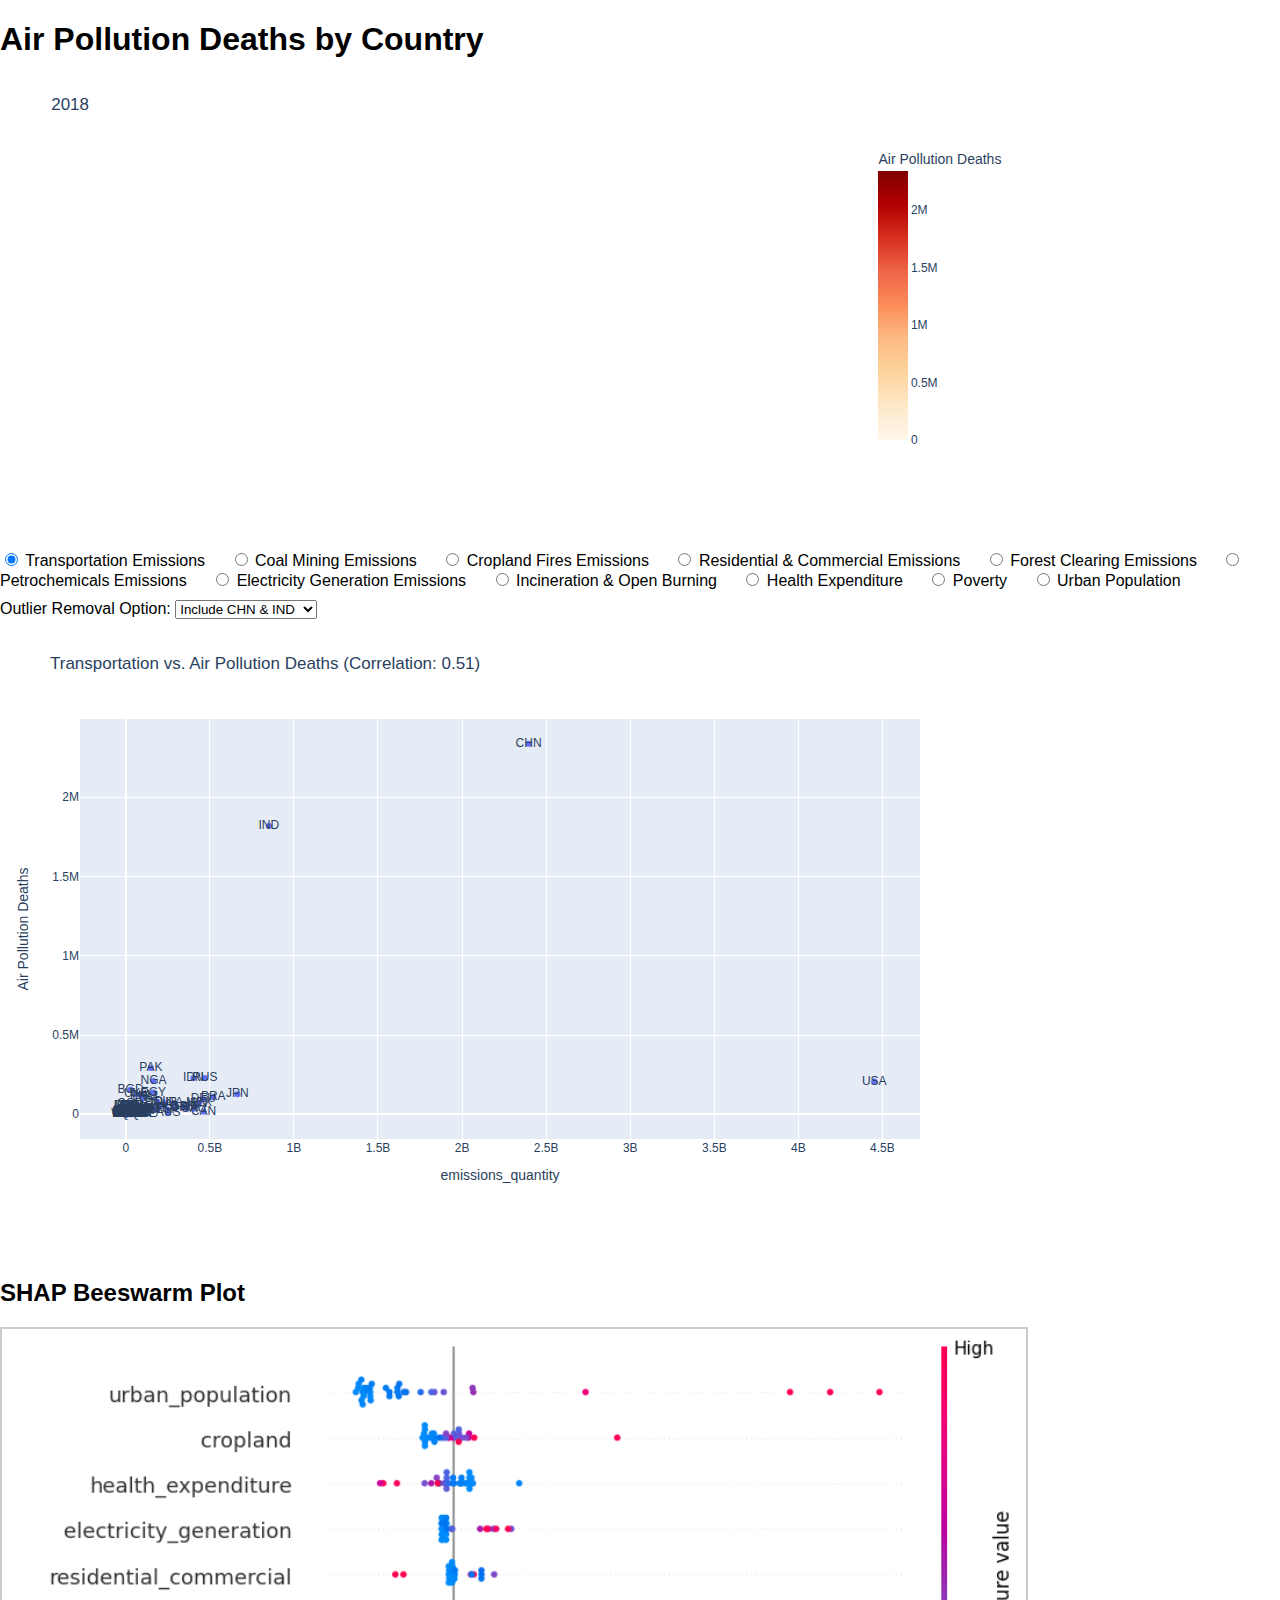
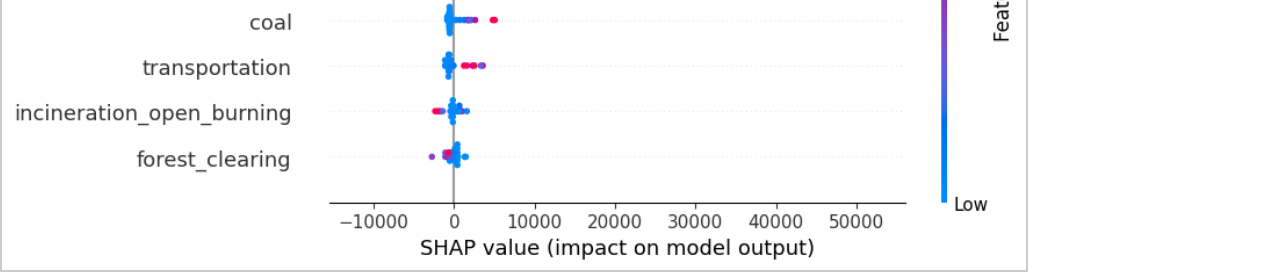
<file: deliverables/CODE/global/global_analysis.html>
<html>
        <head>
            <title>Air Pollution and Emissions Analysis</title>
            <style>
                body {
                    display: flex;
                    flex-direction: column;
                }
                .plot-container {
                    width: 80%;
                    margin-bottom: 20px;
                }
                .scatter-container {
                    width: 1000px;
                    margin-bottom: 20px;
                }
            </style>
            <link rel="stylesheet" href="../css/dvhope.css">
            <script>
                function showScatterPlot() {
                    let selectedDataSource = document.querySelector('input[name="data-source"]:checked').value;
                    let excludeOption = document.getElementById('filter-select').value;
                    document.querySelectorAll('.scatter-plot').forEach(plot => plot.style.display = 'none');
                    document.getElementById(`scatter-${selectedDataSource}-${excludeOption}`).style.display = 'block';
                }
                window.onload = function() {
                    showScatterPlot();
                }
            </script>
        </head>
        <body>
            <h1>Air Pollution Deaths by Country</h1>
            <div class="plot-container"><div>                        <script type="text/javascript">window.PlotlyConfig = {MathJaxConfig: 'local'};</script>
        <script charset="utf-8" src="https://cdn.plot.ly/plotly-2.35.2.min.js"></script>                <div id="fdf1ab2b-db34-4a97-993f-40efc28c361d" class="plotly-graph-div" style="height:100%; width:100%;"></div>            <script type="text/javascript">                                    window.PLOTLYENV=window.PLOTLYENV || {};                                    if (document.getElementById("fdf1ab2b-db34-4a97-993f-40efc28c361d")) {                    Plotly.newPlot(                        "fdf1ab2b-db34-4a97-993f-40efc28c361d",                        [{"coloraxis":"coloraxis","geo":"geo","hovertemplate":"\u003cb\u003e%{hovertext}\u003c\u002fb\u003e\u003cbr\u003e\u003cbr\u003eSpatialDimValueCode=%{location}\u003cbr\u003eAir Pollution Deaths=%{z}\u003cextra\u003e\u003c\u002fextra\u003e","hovertext":["AFG","AGO","ALB","ARE","ARG","ARM","ATG","AUS","AUT","AZE","BDI","BEL","BEN","BFA","BGD","BGR","BHR","BHS","BIH","BLR","BLZ","BOL","BRA","BRB","BRN","BTN","BWA","CAF","CAN","CHE","CHL","CHN","CIV","CMR","COD","COG","COL","COM","CPV","CRI","CUB","CYP","CZE","DEU","DJI","DNK","DOM","DZA","ECU","EGY","ERI","ESP","EST","ETH","FIN","FJI","FRA","GAB","GBR","GEO","GHA","GIN","GMB","GNB","GNQ","GRC","GRD","GTM","GUY","HND","HRV","HTI","HUN","IDN","IND","IRL","IRN","IRQ","ISL","ISR","ITA","JAM","JOR","JPN","KAZ","KEN","KGZ","KHM","KIR","KOR","KWT","LAO","LBN","LBR","LBY","LCA","LKA","LSO","LTU","LUX","LVA","MAR","MDA","MDG","MDV","MEX","MKD","MLI","MLT","MMR","MNE","MNG","MOZ","MRT","MUS","MWI","MYS","NAM","NER","NGA","NIC","NLD","NOR","NPL","NZL","OMN","PAK","PAN","PER","PHL","PNG","POL","PRK","PRT","PRY","QAT","ROU","RUS","RWA","SAU","SDN","SEN","SGP","SLB","SLE","SLV","SOM","SRB","SSD","STP","SUR","SVK","SVN","SWE","SWZ","SYC","SYR","TCD","TGO","THA","TJK","TKM","TLS","TON","TTO","TUN","TUR","TZA","UGA","UKR","URY","USA","UZB","VCT","VEN","VNM","VUT","WSM","YEM","ZAF","ZMB","ZWE"],"locations":["AFG","AGO","ALB","ARE","ARG","ARM","ATG","AUS","AUT","AZE","BDI","BEL","BEN","BFA","BGD","BGR","BHR","BHS","BIH","BLR","BLZ","BOL","BRA","BRB","BRN","BTN","BWA","CAF","CAN","CHE","CHL","CHN","CIV","CMR","COD","COG","COL","COM","CPV","CRI","CUB","CYP","CZE","DEU","DJI","DNK","DOM","DZA","ECU","EGY","ERI","ESP","EST","ETH","FIN","FJI","FRA","GAB","GBR","GEO","GHA","GIN","GMB","GNB","GNQ","GRC","GRD","GTM","GUY","HND","HRV","HTI","HUN","IDN","IND","IRL","IRN","IRQ","ISL","ISR","ITA","JAM","JOR","JPN","KAZ","KEN","KGZ","KHM","KIR","KOR","KWT","LAO","LBN","LBR","LBY","LCA","LKA","LSO","LTU","LUX","LVA","MAR","MDA","MDG","MDV","MEX","MKD","MLI","MLT","MMR","MNE","MNG","MOZ","MRT","MUS","MWI","MYS","NAM","NER","NGA","NIC","NLD","NOR","NPL","NZL","OMN","PAK","PAN","PER","PHL","PNG","POL","PRK","PRT","PRY","QAT","ROU","RUS","RWA","SAU","SDN","SEN","SGP","SLB","SLE","SLV","SOM","SRB","SSD","STP","SUR","SVK","SVN","SWE","SWZ","SYC","SYR","TCD","TGO","THA","TJK","TKM","TLS","TON","TTO","TUN","TUR","TZA","UGA","UKR","URY","USA","UZB","VCT","VEN","VNM","VUT","WSM","YEM","ZAF","ZMB","ZWE"],"name":"","z":[44151.0,16997.28,6088.429999999999,3599.55,34992.3,7025.799999999999,43.16,8465.699999999999,9460.5,20777.7,6830.13,10403.7,10064.289999999999,15392.71,154106.0,23679.8,766.24,88.82,8057.8,26548.8,106.32,11400.94,109273.0,237.57999999999998,112.89,692.61,1461.7399999999998,4759.27,15563.6,5336.5,10731.6,2337464.0,22189.78,25189.87,65106.1,2873.82,26002.6,391.425,454.83000000000004,2042.1100000000001,13897.5,664.4399999999999,18662.8,94561.0,717.54,3966.1000000000004,5832.7699999999995,33746.0,7468.01,136597.0,3102.33,29545.6,1077.81,53692.4,2419.81,483.82,39723.0,1165.29,47434.0,10608.3,24861.71,13214.2,1629.1100000000001,1585.98,720.19,16888.5,85.25,9673.77,699.79,6049.82,8226.7,7859.71,21537.6,228625.0,1818854.0,2265.99,67021.9,29173.3,120.89,4065.3,69996.0,1497.44,3731.96,126205.0,25735.5,12982.23,7463.9,10939.0,69.09,39734.0,1826.38,5115.44,7232.2,2981.52,4595.5599999999995,98.54,18572.899999999998,2992.21,6490.0599999999995,326.25,4298.33,37860.3,7147.49,14740.09,158.99,73209.1,4505.44,14120.56,486.18,54217.8,1561.87,4596.02,17506.57,2869.8599999999997,984.75,6299.84,30819.7,1099.48,21946.2,209985.2,3515.88,11684.1,2008.18,29913.2,2149.66,3633.83,291447.0,1636.05,17117.5,117704.6,3308.48,78660.0,52976.0,7222.3,2722.04,822.77,46051.1,228531.0,6571.93,34302.6,29444.6,9636.98,3649.6,385.06,7834.2300000000005,4438.05,10171.470000000001,18667.7,6299.9800000000005,157.39,402.4,7350.5,2531.51,4780.05,785.3399999999999,88.37,16576.5,19263.87,6659.889999999999,58975.0,13703.86,6629.66,844.76,37.839999999999996,732.4,13774.3,69111.0,16893.17,17791.65,126107.7,2271.89,206445.0,49374.2,74.08999999999999,17772.4,102018.0,182.93,86.13,26334.72,41118.6,7051.77,6990.0],"type":"choropleth"}],                        {"template":{"data":{"histogram2dcontour":[{"type":"histogram2dcontour","colorbar":{"outlinewidth":0,"ticks":""},"colorscale":[[0.0,"#0d0887"],[0.1111111111111111,"#46039f"],[0.2222222222222222,"#7201a8"],[0.3333333333333333,"#9c179e"],[0.4444444444444444,"#bd3786"],[0.5555555555555556,"#d8576b"],[0.6666666666666666,"#ed7953"],[0.7777777777777778,"#fb9f3a"],[0.8888888888888888,"#fdca26"],[1.0,"#f0f921"]]}],"choropleth":[{"type":"choropleth","colorbar":{"outlinewidth":0,"ticks":""}}],"histogram2d":[{"type":"histogram2d","colorbar":{"outlinewidth":0,"ticks":""},"colorscale":[[0.0,"#0d0887"],[0.1111111111111111,"#46039f"],[0.2222222222222222,"#7201a8"],[0.3333333333333333,"#9c179e"],[0.4444444444444444,"#bd3786"],[0.5555555555555556,"#d8576b"],[0.6666666666666666,"#ed7953"],[0.7777777777777778,"#fb9f3a"],[0.8888888888888888,"#fdca26"],[1.0,"#f0f921"]]}],"heatmap":[{"type":"heatmap","colorbar":{"outlinewidth":0,"ticks":""},"colorscale":[[0.0,"#0d0887"],[0.1111111111111111,"#46039f"],[0.2222222222222222,"#7201a8"],[0.3333333333333333,"#9c179e"],[0.4444444444444444,"#bd3786"],[0.5555555555555556,"#d8576b"],[0.6666666666666666,"#ed7953"],[0.7777777777777778,"#fb9f3a"],[0.8888888888888888,"#fdca26"],[1.0,"#f0f921"]]}],"heatmapgl":[{"type":"heatmapgl","colorbar":{"outlinewidth":0,"ticks":""},"colorscale":[[0.0,"#0d0887"],[0.1111111111111111,"#46039f"],[0.2222222222222222,"#7201a8"],[0.3333333333333333,"#9c179e"],[0.4444444444444444,"#bd3786"],[0.5555555555555556,"#d8576b"],[0.6666666666666666,"#ed7953"],[0.7777777777777778,"#fb9f3a"],[0.8888888888888888,"#fdca26"],[1.0,"#f0f921"]]}],"contourcarpet":[{"type":"contourcarpet","colorbar":{"outlinewidth":0,"ticks":""}}],"contour":[{"type":"contour","colorbar":{"outlinewidth":0,"ticks":""},"colorscale":[[0.0,"#0d0887"],[0.1111111111111111,"#46039f"],[0.2222222222222222,"#7201a8"],[0.3333333333333333,"#9c179e"],[0.4444444444444444,"#bd3786"],[0.5555555555555556,"#d8576b"],[0.6666666666666666,"#ed7953"],[0.7777777777777778,"#fb9f3a"],[0.8888888888888888,"#fdca26"],[1.0,"#f0f921"]]}],"surface":[{"type":"surface","colorbar":{"outlinewidth":0,"ticks":""},"colorscale":[[0.0,"#0d0887"],[0.1111111111111111,"#46039f"],[0.2222222222222222,"#7201a8"],[0.3333333333333333,"#9c179e"],[0.4444444444444444,"#bd3786"],[0.5555555555555556,"#d8576b"],[0.6666666666666666,"#ed7953"],[0.7777777777777778,"#fb9f3a"],[0.8888888888888888,"#fdca26"],[1.0,"#f0f921"]]}],"mesh3d":[{"type":"mesh3d","colorbar":{"outlinewidth":0,"ticks":""}}],"scatter":[{"fillpattern":{"fillmode":"overlay","size":10,"solidity":0.2},"type":"scatter"}],"parcoords":[{"type":"parcoords","line":{"colorbar":{"outlinewidth":0,"ticks":""}}}],"scatterpolargl":[{"type":"scatterpolargl","marker":{"colorbar":{"outlinewidth":0,"ticks":""}}}],"bar":[{"error_x":{"color":"#2a3f5f"},"error_y":{"color":"#2a3f5f"},"marker":{"line":{"color":"#E5ECF6","width":0.5},"pattern":{"fillmode":"overlay","size":10,"solidity":0.2}},"type":"bar"}],"scattergeo":[{"type":"scattergeo","marker":{"colorbar":{"outlinewidth":0,"ticks":""}}}],"scatterpolar":[{"type":"scatterpolar","marker":{"colorbar":{"outlinewidth":0,"ticks":""}}}],"histogram":[{"marker":{"pattern":{"fillmode":"overlay","size":10,"solidity":0.2}},"type":"histogram"}],"scattergl":[{"type":"scattergl","marker":{"colorbar":{"outlinewidth":0,"ticks":""}}}],"scatter3d":[{"type":"scatter3d","line":{"colorbar":{"outlinewidth":0,"ticks":""}},"marker":{"colorbar":{"outlinewidth":0,"ticks":""}}}],"scattermapbox":[{"type":"scattermapbox","marker":{"colorbar":{"outlinewidth":0,"ticks":""}}}],"scatterternary":[{"type":"scatterternary","marker":{"colorbar":{"outlinewidth":0,"ticks":""}}}],"scattercarpet":[{"type":"scattercarpet","marker":{"colorbar":{"outlinewidth":0,"ticks":""}}}],"carpet":[{"aaxis":{"endlinecolor":"#2a3f5f","gridcolor":"white","linecolor":"white","minorgridcolor":"white","startlinecolor":"#2a3f5f"},"baxis":{"endlinecolor":"#2a3f5f","gridcolor":"white","linecolor":"white","minorgridcolor":"white","startlinecolor":"#2a3f5f"},"type":"carpet"}],"table":[{"cells":{"fill":{"color":"#EBF0F8"},"line":{"color":"white"}},"header":{"fill":{"color":"#C8D4E3"},"line":{"color":"white"}},"type":"table"}],"barpolar":[{"marker":{"line":{"color":"#E5ECF6","width":0.5},"pattern":{"fillmode":"overlay","size":10,"solidity":0.2}},"type":"barpolar"}],"pie":[{"automargin":true,"type":"pie"}]},"layout":{"autotypenumbers":"strict","colorway":["#636efa","#EF553B","#00cc96","#ab63fa","#FFA15A","#19d3f3","#FF6692","#B6E880","#FF97FF","#FECB52"],"font":{"color":"#2a3f5f"},"hovermode":"closest","hoverlabel":{"align":"left"},"paper_bgcolor":"white","plot_bgcolor":"#E5ECF6","polar":{"bgcolor":"#E5ECF6","angularaxis":{"gridcolor":"white","linecolor":"white","ticks":""},"radialaxis":{"gridcolor":"white","linecolor":"white","ticks":""}},"ternary":{"bgcolor":"#E5ECF6","aaxis":{"gridcolor":"white","linecolor":"white","ticks":""},"baxis":{"gridcolor":"white","linecolor":"white","ticks":""},"caxis":{"gridcolor":"white","linecolor":"white","ticks":""}},"coloraxis":{"colorbar":{"outlinewidth":0,"ticks":""}},"colorscale":{"sequential":[[0.0,"#0d0887"],[0.1111111111111111,"#46039f"],[0.2222222222222222,"#7201a8"],[0.3333333333333333,"#9c179e"],[0.4444444444444444,"#bd3786"],[0.5555555555555556,"#d8576b"],[0.6666666666666666,"#ed7953"],[0.7777777777777778,"#fb9f3a"],[0.8888888888888888,"#fdca26"],[1.0,"#f0f921"]],"sequentialminus":[[0.0,"#0d0887"],[0.1111111111111111,"#46039f"],[0.2222222222222222,"#7201a8"],[0.3333333333333333,"#9c179e"],[0.4444444444444444,"#bd3786"],[0.5555555555555556,"#d8576b"],[0.6666666666666666,"#ed7953"],[0.7777777777777778,"#fb9f3a"],[0.8888888888888888,"#fdca26"],[1.0,"#f0f921"]],"diverging":[[0,"#8e0152"],[0.1,"#c51b7d"],[0.2,"#de77ae"],[0.3,"#f1b6da"],[0.4,"#fde0ef"],[0.5,"#f7f7f7"],[0.6,"#e6f5d0"],[0.7,"#b8e186"],[0.8,"#7fbc41"],[0.9,"#4d9221"],[1,"#276419"]]},"xaxis":{"gridcolor":"white","linecolor":"white","ticks":"","title":{"standoff":15},"zerolinecolor":"white","automargin":true,"zerolinewidth":2},"yaxis":{"gridcolor":"white","linecolor":"white","ticks":"","title":{"standoff":15},"zerolinecolor":"white","automargin":true,"zerolinewidth":2},"scene":{"xaxis":{"backgroundcolor":"#E5ECF6","gridcolor":"white","linecolor":"white","showbackground":true,"ticks":"","zerolinecolor":"white","gridwidth":2},"yaxis":{"backgroundcolor":"#E5ECF6","gridcolor":"white","linecolor":"white","showbackground":true,"ticks":"","zerolinecolor":"white","gridwidth":2},"zaxis":{"backgroundcolor":"#E5ECF6","gridcolor":"white","linecolor":"white","showbackground":true,"ticks":"","zerolinecolor":"white","gridwidth":2}},"shapedefaults":{"line":{"color":"#2a3f5f"}},"annotationdefaults":{"arrowcolor":"#2a3f5f","arrowhead":0,"arrowwidth":1},"geo":{"bgcolor":"white","landcolor":"#E5ECF6","subunitcolor":"white","showland":true,"showlakes":true,"lakecolor":"white"},"title":{"x":0.05},"mapbox":{"style":"light"}}},"geo":{"domain":{"x":[0.0,1.0],"y":[0.0,1.0]},"projection":{"type":"natural earth"},"center":{},"showframe":false,"showcoastlines":true},"coloraxis":{"colorbar":{"title":{"text":"Air Pollution Deaths"}},"colorscale":[[0.0,"rgb(255,247,236)"],[0.125,"rgb(254,232,200)"],[0.25,"rgb(253,212,158)"],[0.375,"rgb(253,187,132)"],[0.5,"rgb(252,141,89)"],[0.625,"rgb(239,101,72)"],[0.75,"rgb(215,48,31)"],[0.875,"rgb(179,0,0)"],[1.0,"rgb(127,0,0)"]]},"legend":{"tracegroupgap":0},"margin":{"t":60},"title":{"text":"2018"}},                        {"responsive": true}                    )                };                            </script>        </div></div>
            <div>
                <label><input type="radio" name="data-source" value="transportation" onclick="showScatterPlot()" checked> Transportation Emissions</label>
                <label style="margin-left: 20px;"><input type="radio" name="data-source" value="coal" onclick="showScatterPlot()"> Coal Mining Emissions</label>
                <label style="margin-left: 20px;"><input type="radio" name="data-source" value="cropland" onclick="showScatterPlot()"> Cropland Fires Emissions</label>
                <label style="margin-left: 20px;"><input type="radio" name="data-source" value="residential_commercial" onclick="showScatterPlot()"> Residential & Commercial Emissions</label>
                <label style="margin-left: 20px;"><input type="radio" name="data-source" value="forest_clearing" onclick="showScatterPlot()"> Forest Clearing Emissions</label>
                <label style="margin-left: 20px;"><input type="radio" name="data-source" value="petrochemicals" onclick="showScatterPlot()"> Petrochemicals Emissions</label>
                <label style="margin-left: 20px;"><input type="radio" name="data-source" value="electricity_generation" onclick="showScatterPlot()"> Electricity Generation Emissions</label>
                <label style="margin-left: 20px;"><input type="radio" name="data-source" value="incineration_open_burning" onclick="showScatterPlot()"> Incineration & Open Burning</label>
                <label style="margin-left: 20px;"><input type="radio" name="data-source" value="health_expenditure" onclick="showScatterPlot()"> Health Expenditure</label>
                <label style="margin-left: 20px;"><input type="radio" name="data-source" value="poverty" onclick="showScatterPlot()"> Poverty</label>
                <label style="margin-left: 20px;"><input type="radio" name="data-source" value="urban_population" onclick="showScatterPlot()"> Urban Population</label>
            </div>
            <div style="margin-top: 10px;">
                <label for="filter-select">Outlier Removal Option:</label>
                <select id="filter-select" onchange="showScatterPlot()">
                    <option value="with_china_india" selected>Include CHN & IND</option>
                    <option value="without_china_india">Exclude CHN & IND</option>
                </select>
            </div>
    
            <div id="scatter-transportation-with_china_india" class="scatter-container scatter-plot" style="display: block;">
                <div>                            <div id="706f227f-23f2-428d-9681-715a7c8ba0c3" class="plotly-graph-div" style="height:600px; width:1000px;"></div>            <script type="text/javascript">                                    window.PLOTLYENV=window.PLOTLYENV || {};                                    if (document.getElementById("706f227f-23f2-428d-9681-715a7c8ba0c3")) {                    Plotly.newPlot(                        "706f227f-23f2-428d-9681-715a7c8ba0c3",                        [{"hovertemplate":"emissions_quantity=%{x}\u003cbr\u003eAir Pollution Deaths=%{y}\u003cbr\u003eiso3_country=%{text}\u003cextra\u003e\u003c\u002fextra\u003e","legendgroup":"","marker":{"color":"#636efa","symbol":"circle"},"mode":"markers+text","name":"","orientation":"v","showlegend":false,"text":["AFG","AGO","ALB","ARE","ARG","ARM","ATG","AUS","AUT","AZE","BDI","BEL","BEN","BFA","BGD","BGR","BHR","BHS","BIH","BLR","BLZ","BOL","BRA","BRB","BRN","BTN","BWA","CAF","CAN","CHE","CHL","CHN","CIV","CMR","COD","COG","COL","COM","CPV","CRI","CUB","CYP","CZE","DEU","DJI","DNK","DOM","DZA","ECU","EGY","ERI","ESP","EST","ETH","FIN","FJI","FRA","GAB","GBR","GEO","GHA","GIN","GMB","GNB","GNQ","GRC","GRD","GTM","GUY","HND","HRV","HTI","HUN","IDN","IND","IRL","IRN","IRQ","ISL","ISR","ITA","JAM","JOR","JPN","KAZ","KEN","KGZ","KHM","KIR","KOR","KWT","LAO","LBN","LBR","LBY","LCA","LKA","LSO","LTU","LUX","LVA","MAR","MDA","MDG","MDV","MEX","MKD","MLI","MLT","MMR","MNE","MNG","MOZ","MRT","MUS","MWI","MYS","NAM","NER","NGA","NIC","NLD","NOR","NPL","NZL","OMN","PAK","PAN","PER","PHL","PNG","POL","PRK","PRT","PRY","QAT","ROU","RUS","RWA","SAU","SDN","SEN","SGP","SLB","SLE","SLV","SOM","SRB","SSD","STP","SUR","SVK","SVN","SWE","SWZ","SYC","SYR","TCD","TGO","THA","TJK","TKM","TLS","TON","TTO","TUN","TUR","TZA","UGA","UKR","URY","USA","UZB","VCT","VEN","VNM","VUT","WSM","YEM","ZAF","ZMB","ZWE"],"x":[13041686.231416376,30363525.351108253,6298039.489794001,110627985.18849799,132435409.89946802,5554999.867836,271227.505127,251740482.70054102,72359253.52426401,21482277.660438,2153988.839923684,74648827.37001799,20601866.833686,5875039.787401827,28792362.523188006,27300378.811890002,11251602.755864,1418666.798466,11355643.426808,30833406.436041,225905.69066799997,40248696.647427544,520436803.99147004,594434.728225,4118334.500119,761753.1733009999,7380921.19069,1445464.0282631603,463086253.86566,46745076.111356,76978249.390522,2395427120.4045,13340570.109166263,20797858.773283437,27527061.409576025,7762981.365134084,89056796.098447,392462.23372099997,1238975.270049,17778848.218089,10001490.936286507,6077474.340134,55250602.71636701,461457615.45379996,889337.170017,34924908.837381,17583962.211106002,130779489.003064,54747431.875737995,164582745.08868,3018891.2485581674,248144996.54060397,7237904.302340001,36089736.096049406,32773829.690656997,1919413.9282279997,359942424.776178,2380775.9848343222,342494464.084962,10556916.294104,28862549.654582843,9391773.44290932,2519256.0747022047,931452.5773578293,1383018.850175,43718552.487889,120280.50972899998,25983041.800134,2374789.88024,5712015.871415,18491009.457434,4445831.042527,39924027.436643,401759036.10330003,851143883.02721,34453160.984816,424468366.13504,97995882.044494,2880416.891705,54474543.425904006,287798123.00710005,6659210.909225,27212824.338571005,664330449.4772544,51344726.141029,28735715.87689,7888768.344602126,12858462.937134001,86555.890436,292658620.705544,48093829.464658,9441418.056727,24569048.310273,2827743.7065464742,51242791.45593501,171933.009696,29282594.272367,971386.1746420001,17472605.320303,18296639.31151,9247381.548831,54830684.594944,6276205.156657,3611153.0198139995,2303489.932126,435747067.82871,6448915.743639,11136172.627979124,1915757.871295,13485479.230632804,0.0,4506570.731156,15710240.90992928,4983003.27844,3315108.4725690004,2862240.7972952,180280867.54803,5949656.902167,4469431.9359560795,165018342.66022003,5780298.114639,90224447.306828,27892751.603944,16010384.737010999,44204792.035753004,36551370.342382,149203713.71292,14507407.395283,70070627.621792,94745230.70941201,6329491.227518001,187610317.529529,5630881.205268215,48179599.882409,23105704.48523,35711615.62061399,52856641.2426,470265613.8574299,2666332.1699638646,405004292.99874,47642156.598090574,17414949.415491533,18475915.20081,380232.387261,3627720.0312623736,10570833.949802,9706631.568510037,0.0,0.0,203741.52040699997,1183449.106335,22137306.129809,17287750.467988998,46570555.641597,1933731.995461,1424100.99319,20599009.27347338,6163522.297867611,3872557.7597626946,208996954.57113996,4753639.7757171355,23941362.175821,594069.934169,169202.882072,6816301.298312,22326495.133619517,233200577.08181,18830125.622069627,8236497.75520986,64329683.18743601,10861653.341384,4451181643.6898,39581454.132401004,93422.547805,97965184.96959001,109866250.308337,266730.763896,385477.289026,9501215.873740215,155379058.36056998,14711806.17308311,13623111.417311555],"xaxis":"x","y":[44151.0,16997.28,6088.429999999999,3599.55,34992.3,7025.799999999999,43.16,8465.699999999999,9460.5,20777.7,6830.13,10403.7,10064.289999999999,15392.71,154106.0,23679.8,766.24,88.82,8057.8,26548.8,106.32,11400.94,109273.0,237.57999999999998,112.89,692.61,1461.7399999999998,4759.27,15563.6,5336.5,10731.6,2337464.0,22189.78,25189.87,65106.1,2873.82,26002.6,391.425,454.83000000000004,2042.1100000000001,13897.5,664.4399999999999,18662.8,94561.0,717.54,3966.1000000000004,5832.7699999999995,33746.0,7468.01,136597.0,3102.33,29545.6,1077.81,53692.4,2419.81,483.82,39723.0,1165.29,47434.0,10608.3,24861.71,13214.2,1629.1100000000001,1585.98,720.19,16888.5,85.25,9673.77,699.79,6049.82,8226.7,7859.71,21537.6,228625.0,1818854.0,2265.99,67021.9,29173.3,120.89,4065.3,69996.0,1497.44,3731.96,126205.0,25735.5,12982.23,7463.9,10939.0,69.09,39734.0,1826.38,5115.44,7232.2,2981.52,4595.5599999999995,98.54,18572.899999999998,2992.21,6490.0599999999995,326.25,4298.33,37860.3,7147.49,14740.09,158.99,73209.1,4505.44,14120.56,486.18,54217.8,1561.87,4596.02,17506.57,2869.8599999999997,984.75,6299.84,30819.7,1099.48,21946.2,209985.2,3515.88,11684.1,2008.18,29913.2,2149.66,3633.83,291447.0,1636.05,17117.5,117704.6,3308.48,78660.0,52976.0,7222.3,2722.04,822.77,46051.1,228531.0,6571.93,34302.6,29444.6,9636.98,3649.6,385.06,7834.2300000000005,4438.05,10171.470000000001,18667.7,6299.9800000000005,157.39,402.4,7350.5,2531.51,4780.05,785.3399999999999,88.37,16576.5,19263.87,6659.889999999999,58975.0,13703.86,6629.66,844.76,37.839999999999996,732.4,13774.3,69111.0,16893.17,17791.65,126107.7,2271.89,206445.0,49374.2,74.08999999999999,17772.4,102018.0,182.93,86.13,26334.72,41118.6,7051.77,6990.0],"yaxis":"y","type":"scatter"}],                        {"template":{"data":{"histogram2dcontour":[{"type":"histogram2dcontour","colorbar":{"outlinewidth":0,"ticks":""},"colorscale":[[0.0,"#0d0887"],[0.1111111111111111,"#46039f"],[0.2222222222222222,"#7201a8"],[0.3333333333333333,"#9c179e"],[0.4444444444444444,"#bd3786"],[0.5555555555555556,"#d8576b"],[0.6666666666666666,"#ed7953"],[0.7777777777777778,"#fb9f3a"],[0.8888888888888888,"#fdca26"],[1.0,"#f0f921"]]}],"choropleth":[{"type":"choropleth","colorbar":{"outlinewidth":0,"ticks":""}}],"histogram2d":[{"type":"histogram2d","colorbar":{"outlinewidth":0,"ticks":""},"colorscale":[[0.0,"#0d0887"],[0.1111111111111111,"#46039f"],[0.2222222222222222,"#7201a8"],[0.3333333333333333,"#9c179e"],[0.4444444444444444,"#bd3786"],[0.5555555555555556,"#d8576b"],[0.6666666666666666,"#ed7953"],[0.7777777777777778,"#fb9f3a"],[0.8888888888888888,"#fdca26"],[1.0,"#f0f921"]]}],"heatmap":[{"type":"heatmap","colorbar":{"outlinewidth":0,"ticks":""},"colorscale":[[0.0,"#0d0887"],[0.1111111111111111,"#46039f"],[0.2222222222222222,"#7201a8"],[0.3333333333333333,"#9c179e"],[0.4444444444444444,"#bd3786"],[0.5555555555555556,"#d8576b"],[0.6666666666666666,"#ed7953"],[0.7777777777777778,"#fb9f3a"],[0.8888888888888888,"#fdca26"],[1.0,"#f0f921"]]}],"heatmapgl":[{"type":"heatmapgl","colorbar":{"outlinewidth":0,"ticks":""},"colorscale":[[0.0,"#0d0887"],[0.1111111111111111,"#46039f"],[0.2222222222222222,"#7201a8"],[0.3333333333333333,"#9c179e"],[0.4444444444444444,"#bd3786"],[0.5555555555555556,"#d8576b"],[0.6666666666666666,"#ed7953"],[0.7777777777777778,"#fb9f3a"],[0.8888888888888888,"#fdca26"],[1.0,"#f0f921"]]}],"contourcarpet":[{"type":"contourcarpet","colorbar":{"outlinewidth":0,"ticks":""}}],"contour":[{"type":"contour","colorbar":{"outlinewidth":0,"ticks":""},"colorscale":[[0.0,"#0d0887"],[0.1111111111111111,"#46039f"],[0.2222222222222222,"#7201a8"],[0.3333333333333333,"#9c179e"],[0.4444444444444444,"#bd3786"],[0.5555555555555556,"#d8576b"],[0.6666666666666666,"#ed7953"],[0.7777777777777778,"#fb9f3a"],[0.8888888888888888,"#fdca26"],[1.0,"#f0f921"]]}],"surface":[{"type":"surface","colorbar":{"outlinewidth":0,"ticks":""},"colorscale":[[0.0,"#0d0887"],[0.1111111111111111,"#46039f"],[0.2222222222222222,"#7201a8"],[0.3333333333333333,"#9c179e"],[0.4444444444444444,"#bd3786"],[0.5555555555555556,"#d8576b"],[0.6666666666666666,"#ed7953"],[0.7777777777777778,"#fb9f3a"],[0.8888888888888888,"#fdca26"],[1.0,"#f0f921"]]}],"mesh3d":[{"type":"mesh3d","colorbar":{"outlinewidth":0,"ticks":""}}],"scatter":[{"fillpattern":{"fillmode":"overlay","size":10,"solidity":0.2},"type":"scatter"}],"parcoords":[{"type":"parcoords","line":{"colorbar":{"outlinewidth":0,"ticks":""}}}],"scatterpolargl":[{"type":"scatterpolargl","marker":{"colorbar":{"outlinewidth":0,"ticks":""}}}],"bar":[{"error_x":{"color":"#2a3f5f"},"error_y":{"color":"#2a3f5f"},"marker":{"line":{"color":"#E5ECF6","width":0.5},"pattern":{"fillmode":"overlay","size":10,"solidity":0.2}},"type":"bar"}],"scattergeo":[{"type":"scattergeo","marker":{"colorbar":{"outlinewidth":0,"ticks":""}}}],"scatterpolar":[{"type":"scatterpolar","marker":{"colorbar":{"outlinewidth":0,"ticks":""}}}],"histogram":[{"marker":{"pattern":{"fillmode":"overlay","size":10,"solidity":0.2}},"type":"histogram"}],"scattergl":[{"type":"scattergl","marker":{"colorbar":{"outlinewidth":0,"ticks":""}}}],"scatter3d":[{"type":"scatter3d","line":{"colorbar":{"outlinewidth":0,"ticks":""}},"marker":{"colorbar":{"outlinewidth":0,"ticks":""}}}],"scattermapbox":[{"type":"scattermapbox","marker":{"colorbar":{"outlinewidth":0,"ticks":""}}}],"scatterternary":[{"type":"scatterternary","marker":{"colorbar":{"outlinewidth":0,"ticks":""}}}],"scattercarpet":[{"type":"scattercarpet","marker":{"colorbar":{"outlinewidth":0,"ticks":""}}}],"carpet":[{"aaxis":{"endlinecolor":"#2a3f5f","gridcolor":"white","linecolor":"white","minorgridcolor":"white","startlinecolor":"#2a3f5f"},"baxis":{"endlinecolor":"#2a3f5f","gridcolor":"white","linecolor":"white","minorgridcolor":"white","startlinecolor":"#2a3f5f"},"type":"carpet"}],"table":[{"cells":{"fill":{"color":"#EBF0F8"},"line":{"color":"white"}},"header":{"fill":{"color":"#C8D4E3"},"line":{"color":"white"}},"type":"table"}],"barpolar":[{"marker":{"line":{"color":"#E5ECF6","width":0.5},"pattern":{"fillmode":"overlay","size":10,"solidity":0.2}},"type":"barpolar"}],"pie":[{"automargin":true,"type":"pie"}]},"layout":{"autotypenumbers":"strict","colorway":["#636efa","#EF553B","#00cc96","#ab63fa","#FFA15A","#19d3f3","#FF6692","#B6E880","#FF97FF","#FECB52"],"font":{"color":"#2a3f5f"},"hovermode":"closest","hoverlabel":{"align":"left"},"paper_bgcolor":"white","plot_bgcolor":"#E5ECF6","polar":{"bgcolor":"#E5ECF6","angularaxis":{"gridcolor":"white","linecolor":"white","ticks":""},"radialaxis":{"gridcolor":"white","linecolor":"white","ticks":""}},"ternary":{"bgcolor":"#E5ECF6","aaxis":{"gridcolor":"white","linecolor":"white","ticks":""},"baxis":{"gridcolor":"white","linecolor":"white","ticks":""},"caxis":{"gridcolor":"white","linecolor":"white","ticks":""}},"coloraxis":{"colorbar":{"outlinewidth":0,"ticks":""}},"colorscale":{"sequential":[[0.0,"#0d0887"],[0.1111111111111111,"#46039f"],[0.2222222222222222,"#7201a8"],[0.3333333333333333,"#9c179e"],[0.4444444444444444,"#bd3786"],[0.5555555555555556,"#d8576b"],[0.6666666666666666,"#ed7953"],[0.7777777777777778,"#fb9f3a"],[0.8888888888888888,"#fdca26"],[1.0,"#f0f921"]],"sequentialminus":[[0.0,"#0d0887"],[0.1111111111111111,"#46039f"],[0.2222222222222222,"#7201a8"],[0.3333333333333333,"#9c179e"],[0.4444444444444444,"#bd3786"],[0.5555555555555556,"#d8576b"],[0.6666666666666666,"#ed7953"],[0.7777777777777778,"#fb9f3a"],[0.8888888888888888,"#fdca26"],[1.0,"#f0f921"]],"diverging":[[0,"#8e0152"],[0.1,"#c51b7d"],[0.2,"#de77ae"],[0.3,"#f1b6da"],[0.4,"#fde0ef"],[0.5,"#f7f7f7"],[0.6,"#e6f5d0"],[0.7,"#b8e186"],[0.8,"#7fbc41"],[0.9,"#4d9221"],[1,"#276419"]]},"xaxis":{"gridcolor":"white","linecolor":"white","ticks":"","title":{"standoff":15},"zerolinecolor":"white","automargin":true,"zerolinewidth":2},"yaxis":{"gridcolor":"white","linecolor":"white","ticks":"","title":{"standoff":15},"zerolinecolor":"white","automargin":true,"zerolinewidth":2},"scene":{"xaxis":{"backgroundcolor":"#E5ECF6","gridcolor":"white","linecolor":"white","showbackground":true,"ticks":"","zerolinecolor":"white","gridwidth":2},"yaxis":{"backgroundcolor":"#E5ECF6","gridcolor":"white","linecolor":"white","showbackground":true,"ticks":"","zerolinecolor":"white","gridwidth":2},"zaxis":{"backgroundcolor":"#E5ECF6","gridcolor":"white","linecolor":"white","showbackground":true,"ticks":"","zerolinecolor":"white","gridwidth":2}},"shapedefaults":{"line":{"color":"#2a3f5f"}},"annotationdefaults":{"arrowcolor":"#2a3f5f","arrowhead":0,"arrowwidth":1},"geo":{"bgcolor":"white","landcolor":"#E5ECF6","subunitcolor":"white","showland":true,"showlakes":true,"lakecolor":"white"},"title":{"x":0.05},"mapbox":{"style":"light"}}},"xaxis":{"anchor":"y","domain":[0.0,1.0],"title":{"text":"emissions_quantity"}},"yaxis":{"anchor":"x","domain":[0.0,1.0],"title":{"text":"Air Pollution Deaths"}},"legend":{"tracegroupgap":0},"title":{"text":"Transportation vs. Air Pollution Deaths (Correlation: 0.51)"},"width":1000,"height":600},                        {"responsive": true}                    )                };                            </script>        </div>
            </div>
            <div id="scatter-transportation-without_china_india" class="scatter-container scatter-plot" style="display: none;">
                <div>                            <div id="02f3c2f1-f49b-47ac-80b4-2f50f5915f22" class="plotly-graph-div" style="height:600px; width:1000px;"></div>            <script type="text/javascript">                                    window.PLOTLYENV=window.PLOTLYENV || {};                                    if (document.getElementById("02f3c2f1-f49b-47ac-80b4-2f50f5915f22")) {                    Plotly.newPlot(                        "02f3c2f1-f49b-47ac-80b4-2f50f5915f22",                        [{"hovertemplate":"emissions_quantity=%{x}\u003cbr\u003eAir Pollution Deaths=%{y}\u003cbr\u003eiso3_country=%{text}\u003cextra\u003e\u003c\u002fextra\u003e","legendgroup":"","marker":{"color":"#636efa","symbol":"circle"},"mode":"markers+text","name":"","orientation":"v","showlegend":false,"text":["AFG","AGO","ALB","ARE","ARG","ARM","ATG","AUS","AUT","AZE","BDI","BEL","BEN","BFA","BGD","BGR","BHR","BHS","BIH","BLR","BLZ","BOL","BRA","BRB","BRN","BTN","BWA","CAF","CAN","CHE","CHL","CIV","CMR","COD","COG","COL","COM","CPV","CRI","CUB","CYP","CZE","DEU","DJI","DNK","DOM","DZA","ECU","EGY","ERI","ESP","EST","ETH","FIN","FJI","FRA","GAB","GBR","GEO","GHA","GIN","GMB","GNB","GNQ","GRC","GRD","GTM","GUY","HND","HRV","HTI","HUN","IDN","IRL","IRN","IRQ","ISL","ISR","ITA","JAM","JOR","JPN","KAZ","KEN","KGZ","KHM","KIR","KOR","KWT","LAO","LBN","LBR","LBY","LCA","LKA","LSO","LTU","LUX","LVA","MAR","MDA","MDG","MDV","MEX","MKD","MLI","MLT","MMR","MNE","MNG","MOZ","MRT","MUS","MWI","MYS","NAM","NER","NGA","NIC","NLD","NOR","NPL","NZL","OMN","PAK","PAN","PER","PHL","PNG","POL","PRK","PRT","PRY","QAT","ROU","RUS","RWA","SAU","SDN","SEN","SGP","SLB","SLE","SLV","SOM","SRB","SSD","STP","SUR","SVK","SVN","SWE","SWZ","SYC","SYR","TCD","TGO","THA","TJK","TKM","TLS","TON","TTO","TUN","TUR","TZA","UGA","UKR","URY","USA","UZB","VCT","VEN","VNM","VUT","WSM","YEM","ZAF","ZMB","ZWE"],"x":[13041686.231416376,30363525.351108253,6298039.489794001,110627985.18849799,132435409.89946802,5554999.867836,271227.505127,251740482.70054102,72359253.52426401,21482277.660438,2153988.839923684,74648827.37001799,20601866.833686,5875039.787401827,28792362.523188006,27300378.811890002,11251602.755864,1418666.798466,11355643.426808,30833406.436041,225905.69066799997,40248696.647427544,520436803.99147004,594434.728225,4118334.500119,761753.1733009999,7380921.19069,1445464.0282631603,463086253.86566,46745076.111356,76978249.390522,13340570.109166263,20797858.773283437,27527061.409576025,7762981.365134084,89056796.098447,392462.23372099997,1238975.270049,17778848.218089,10001490.936286507,6077474.340134,55250602.71636701,461457615.45379996,889337.170017,34924908.837381,17583962.211106002,130779489.003064,54747431.875737995,164582745.08868,3018891.2485581674,248144996.54060397,7237904.302340001,36089736.096049406,32773829.690656997,1919413.9282279997,359942424.776178,2380775.9848343222,342494464.084962,10556916.294104,28862549.654582843,9391773.44290932,2519256.0747022047,931452.5773578293,1383018.850175,43718552.487889,120280.50972899998,25983041.800134,2374789.88024,5712015.871415,18491009.457434,4445831.042527,39924027.436643,401759036.10330003,34453160.984816,424468366.13504,97995882.044494,2880416.891705,54474543.425904006,287798123.00710005,6659210.909225,27212824.338571005,664330449.4772544,51344726.141029,28735715.87689,7888768.344602126,12858462.937134001,86555.890436,292658620.705544,48093829.464658,9441418.056727,24569048.310273,2827743.7065464742,51242791.45593501,171933.009696,29282594.272367,971386.1746420001,17472605.320303,18296639.31151,9247381.548831,54830684.594944,6276205.156657,3611153.0198139995,2303489.932126,435747067.82871,6448915.743639,11136172.627979124,1915757.871295,13485479.230632804,0.0,4506570.731156,15710240.90992928,4983003.27844,3315108.4725690004,2862240.7972952,180280867.54803,5949656.902167,4469431.9359560795,165018342.66022003,5780298.114639,90224447.306828,27892751.603944,16010384.737010999,44204792.035753004,36551370.342382,149203713.71292,14507407.395283,70070627.621792,94745230.70941201,6329491.227518001,187610317.529529,5630881.205268215,48179599.882409,23105704.48523,35711615.62061399,52856641.2426,470265613.8574299,2666332.1699638646,405004292.99874,47642156.598090574,17414949.415491533,18475915.20081,380232.387261,3627720.0312623736,10570833.949802,9706631.568510037,0.0,0.0,203741.52040699997,1183449.106335,22137306.129809,17287750.467988998,46570555.641597,1933731.995461,1424100.99319,20599009.27347338,6163522.297867611,3872557.7597626946,208996954.57113996,4753639.7757171355,23941362.175821,594069.934169,169202.882072,6816301.298312,22326495.133619517,233200577.08181,18830125.622069627,8236497.75520986,64329683.18743601,10861653.341384,4451181643.6898,39581454.132401004,93422.547805,97965184.96959001,109866250.308337,266730.763896,385477.289026,9501215.873740215,155379058.36056998,14711806.17308311,13623111.417311555],"xaxis":"x","y":[44151.0,16997.28,6088.429999999999,3599.55,34992.3,7025.799999999999,43.16,8465.699999999999,9460.5,20777.7,6830.13,10403.7,10064.289999999999,15392.71,154106.0,23679.8,766.24,88.82,8057.8,26548.8,106.32,11400.94,109273.0,237.57999999999998,112.89,692.61,1461.7399999999998,4759.27,15563.6,5336.5,10731.6,22189.78,25189.87,65106.1,2873.82,26002.6,391.425,454.83000000000004,2042.1100000000001,13897.5,664.4399999999999,18662.8,94561.0,717.54,3966.1000000000004,5832.7699999999995,33746.0,7468.01,136597.0,3102.33,29545.6,1077.81,53692.4,2419.81,483.82,39723.0,1165.29,47434.0,10608.3,24861.71,13214.2,1629.1100000000001,1585.98,720.19,16888.5,85.25,9673.77,699.79,6049.82,8226.7,7859.71,21537.6,228625.0,2265.99,67021.9,29173.3,120.89,4065.3,69996.0,1497.44,3731.96,126205.0,25735.5,12982.23,7463.9,10939.0,69.09,39734.0,1826.38,5115.44,7232.2,2981.52,4595.5599999999995,98.54,18572.899999999998,2992.21,6490.0599999999995,326.25,4298.33,37860.3,7147.49,14740.09,158.99,73209.1,4505.44,14120.56,486.18,54217.8,1561.87,4596.02,17506.57,2869.8599999999997,984.75,6299.84,30819.7,1099.48,21946.2,209985.2,3515.88,11684.1,2008.18,29913.2,2149.66,3633.83,291447.0,1636.05,17117.5,117704.6,3308.48,78660.0,52976.0,7222.3,2722.04,822.77,46051.1,228531.0,6571.93,34302.6,29444.6,9636.98,3649.6,385.06,7834.2300000000005,4438.05,10171.470000000001,18667.7,6299.9800000000005,157.39,402.4,7350.5,2531.51,4780.05,785.3399999999999,88.37,16576.5,19263.87,6659.889999999999,58975.0,13703.86,6629.66,844.76,37.839999999999996,732.4,13774.3,69111.0,16893.17,17791.65,126107.7,2271.89,206445.0,49374.2,74.08999999999999,17772.4,102018.0,182.93,86.13,26334.72,41118.6,7051.77,6990.0],"yaxis":"y","type":"scatter"}],                        {"template":{"data":{"histogram2dcontour":[{"type":"histogram2dcontour","colorbar":{"outlinewidth":0,"ticks":""},"colorscale":[[0.0,"#0d0887"],[0.1111111111111111,"#46039f"],[0.2222222222222222,"#7201a8"],[0.3333333333333333,"#9c179e"],[0.4444444444444444,"#bd3786"],[0.5555555555555556,"#d8576b"],[0.6666666666666666,"#ed7953"],[0.7777777777777778,"#fb9f3a"],[0.8888888888888888,"#fdca26"],[1.0,"#f0f921"]]}],"choropleth":[{"type":"choropleth","colorbar":{"outlinewidth":0,"ticks":""}}],"histogram2d":[{"type":"histogram2d","colorbar":{"outlinewidth":0,"ticks":""},"colorscale":[[0.0,"#0d0887"],[0.1111111111111111,"#46039f"],[0.2222222222222222,"#7201a8"],[0.3333333333333333,"#9c179e"],[0.4444444444444444,"#bd3786"],[0.5555555555555556,"#d8576b"],[0.6666666666666666,"#ed7953"],[0.7777777777777778,"#fb9f3a"],[0.8888888888888888,"#fdca26"],[1.0,"#f0f921"]]}],"heatmap":[{"type":"heatmap","colorbar":{"outlinewidth":0,"ticks":""},"colorscale":[[0.0,"#0d0887"],[0.1111111111111111,"#46039f"],[0.2222222222222222,"#7201a8"],[0.3333333333333333,"#9c179e"],[0.4444444444444444,"#bd3786"],[0.5555555555555556,"#d8576b"],[0.6666666666666666,"#ed7953"],[0.7777777777777778,"#fb9f3a"],[0.8888888888888888,"#fdca26"],[1.0,"#f0f921"]]}],"heatmapgl":[{"type":"heatmapgl","colorbar":{"outlinewidth":0,"ticks":""},"colorscale":[[0.0,"#0d0887"],[0.1111111111111111,"#46039f"],[0.2222222222222222,"#7201a8"],[0.3333333333333333,"#9c179e"],[0.4444444444444444,"#bd3786"],[0.5555555555555556,"#d8576b"],[0.6666666666666666,"#ed7953"],[0.7777777777777778,"#fb9f3a"],[0.8888888888888888,"#fdca26"],[1.0,"#f0f921"]]}],"contourcarpet":[{"type":"contourcarpet","colorbar":{"outlinewidth":0,"ticks":""}}],"contour":[{"type":"contour","colorbar":{"outlinewidth":0,"ticks":""},"colorscale":[[0.0,"#0d0887"],[0.1111111111111111,"#46039f"],[0.2222222222222222,"#7201a8"],[0.3333333333333333,"#9c179e"],[0.4444444444444444,"#bd3786"],[0.5555555555555556,"#d8576b"],[0.6666666666666666,"#ed7953"],[0.7777777777777778,"#fb9f3a"],[0.8888888888888888,"#fdca26"],[1.0,"#f0f921"]]}],"surface":[{"type":"surface","colorbar":{"outlinewidth":0,"ticks":""},"colorscale":[[0.0,"#0d0887"],[0.1111111111111111,"#46039f"],[0.2222222222222222,"#7201a8"],[0.3333333333333333,"#9c179e"],[0.4444444444444444,"#bd3786"],[0.5555555555555556,"#d8576b"],[0.6666666666666666,"#ed7953"],[0.7777777777777778,"#fb9f3a"],[0.8888888888888888,"#fdca26"],[1.0,"#f0f921"]]}],"mesh3d":[{"type":"mesh3d","colorbar":{"outlinewidth":0,"ticks":""}}],"scatter":[{"fillpattern":{"fillmode":"overlay","size":10,"solidity":0.2},"type":"scatter"}],"parcoords":[{"type":"parcoords","line":{"colorbar":{"outlinewidth":0,"ticks":""}}}],"scatterpolargl":[{"type":"scatterpolargl","marker":{"colorbar":{"outlinewidth":0,"ticks":""}}}],"bar":[{"error_x":{"color":"#2a3f5f"},"error_y":{"color":"#2a3f5f"},"marker":{"line":{"color":"#E5ECF6","width":0.5},"pattern":{"fillmode":"overlay","size":10,"solidity":0.2}},"type":"bar"}],"scattergeo":[{"type":"scattergeo","marker":{"colorbar":{"outlinewidth":0,"ticks":""}}}],"scatterpolar":[{"type":"scatterpolar","marker":{"colorbar":{"outlinewidth":0,"ticks":""}}}],"histogram":[{"marker":{"pattern":{"fillmode":"overlay","size":10,"solidity":0.2}},"type":"histogram"}],"scattergl":[{"type":"scattergl","marker":{"colorbar":{"outlinewidth":0,"ticks":""}}}],"scatter3d":[{"type":"scatter3d","line":{"colorbar":{"outlinewidth":0,"ticks":""}},"marker":{"colorbar":{"outlinewidth":0,"ticks":""}}}],"scattermapbox":[{"type":"scattermapbox","marker":{"colorbar":{"outlinewidth":0,"ticks":""}}}],"scatterternary":[{"type":"scatterternary","marker":{"colorbar":{"outlinewidth":0,"ticks":""}}}],"scattercarpet":[{"type":"scattercarpet","marker":{"colorbar":{"outlinewidth":0,"ticks":""}}}],"carpet":[{"aaxis":{"endlinecolor":"#2a3f5f","gridcolor":"white","linecolor":"white","minorgridcolor":"white","startlinecolor":"#2a3f5f"},"baxis":{"endlinecolor":"#2a3f5f","gridcolor":"white","linecolor":"white","minorgridcolor":"white","startlinecolor":"#2a3f5f"},"type":"carpet"}],"table":[{"cells":{"fill":{"color":"#EBF0F8"},"line":{"color":"white"}},"header":{"fill":{"color":"#C8D4E3"},"line":{"color":"white"}},"type":"table"}],"barpolar":[{"marker":{"line":{"color":"#E5ECF6","width":0.5},"pattern":{"fillmode":"overlay","size":10,"solidity":0.2}},"type":"barpolar"}],"pie":[{"automargin":true,"type":"pie"}]},"layout":{"autotypenumbers":"strict","colorway":["#636efa","#EF553B","#00cc96","#ab63fa","#FFA15A","#19d3f3","#FF6692","#B6E880","#FF97FF","#FECB52"],"font":{"color":"#2a3f5f"},"hovermode":"closest","hoverlabel":{"align":"left"},"paper_bgcolor":"white","plot_bgcolor":"#E5ECF6","polar":{"bgcolor":"#E5ECF6","angularaxis":{"gridcolor":"white","linecolor":"white","ticks":""},"radialaxis":{"gridcolor":"white","linecolor":"white","ticks":""}},"ternary":{"bgcolor":"#E5ECF6","aaxis":{"gridcolor":"white","linecolor":"white","ticks":""},"baxis":{"gridcolor":"white","linecolor":"white","ticks":""},"caxis":{"gridcolor":"white","linecolor":"white","ticks":""}},"coloraxis":{"colorbar":{"outlinewidth":0,"ticks":""}},"colorscale":{"sequential":[[0.0,"#0d0887"],[0.1111111111111111,"#46039f"],[0.2222222222222222,"#7201a8"],[0.3333333333333333,"#9c179e"],[0.4444444444444444,"#bd3786"],[0.5555555555555556,"#d8576b"],[0.6666666666666666,"#ed7953"],[0.7777777777777778,"#fb9f3a"],[0.8888888888888888,"#fdca26"],[1.0,"#f0f921"]],"sequentialminus":[[0.0,"#0d0887"],[0.1111111111111111,"#46039f"],[0.2222222222222222,"#7201a8"],[0.3333333333333333,"#9c179e"],[0.4444444444444444,"#bd3786"],[0.5555555555555556,"#d8576b"],[0.6666666666666666,"#ed7953"],[0.7777777777777778,"#fb9f3a"],[0.8888888888888888,"#fdca26"],[1.0,"#f0f921"]],"diverging":[[0,"#8e0152"],[0.1,"#c51b7d"],[0.2,"#de77ae"],[0.3,"#f1b6da"],[0.4,"#fde0ef"],[0.5,"#f7f7f7"],[0.6,"#e6f5d0"],[0.7,"#b8e186"],[0.8,"#7fbc41"],[0.9,"#4d9221"],[1,"#276419"]]},"xaxis":{"gridcolor":"white","linecolor":"white","ticks":"","title":{"standoff":15},"zerolinecolor":"white","automargin":true,"zerolinewidth":2},"yaxis":{"gridcolor":"white","linecolor":"white","ticks":"","title":{"standoff":15},"zerolinecolor":"white","automargin":true,"zerolinewidth":2},"scene":{"xaxis":{"backgroundcolor":"#E5ECF6","gridcolor":"white","linecolor":"white","showbackground":true,"ticks":"","zerolinecolor":"white","gridwidth":2},"yaxis":{"backgroundcolor":"#E5ECF6","gridcolor":"white","linecolor":"white","showbackground":true,"ticks":"","zerolinecolor":"white","gridwidth":2},"zaxis":{"backgroundcolor":"#E5ECF6","gridcolor":"white","linecolor":"white","showbackground":true,"ticks":"","zerolinecolor":"white","gridwidth":2}},"shapedefaults":{"line":{"color":"#2a3f5f"}},"annotationdefaults":{"arrowcolor":"#2a3f5f","arrowhead":0,"arrowwidth":1},"geo":{"bgcolor":"white","landcolor":"#E5ECF6","subunitcolor":"white","showland":true,"showlakes":true,"lakecolor":"white"},"title":{"x":0.05},"mapbox":{"style":"light"}}},"xaxis":{"anchor":"y","domain":[0.0,1.0],"title":{"text":"emissions_quantity"}},"yaxis":{"anchor":"x","domain":[0.0,1.0],"title":{"text":"Air Pollution Deaths"}},"legend":{"tracegroupgap":0},"title":{"text":"Transportation vs. Air Pollution Deaths (Excl. CHN & IND) (Correlation: 0.47)"},"width":1000,"height":600},                        {"responsive": true}                    )                };                            </script>        </div>
            </div>
        
            <div id="scatter-coal-with_china_india" class="scatter-container scatter-plot" style="display: none;">
                <div>                            <div id="99a97019-3078-4fe0-8581-a139f85439fa" class="plotly-graph-div" style="height:600px; width:1000px;"></div>            <script type="text/javascript">                                    window.PLOTLYENV=window.PLOTLYENV || {};                                    if (document.getElementById("99a97019-3078-4fe0-8581-a139f85439fa")) {                    Plotly.newPlot(                        "99a97019-3078-4fe0-8581-a139f85439fa",                        [{"hovertemplate":"emissions_quantity=%{x}\u003cbr\u003eAir Pollution Deaths=%{y}\u003cbr\u003eiso3_country=%{text}\u003cextra\u003e\u003c\u002fextra\u003e","legendgroup":"","marker":{"color":"#636efa","symbol":"circle"},"mode":"markers+text","name":"","orientation":"v","showlegend":false,"text":["AFG","AGO","ALB","ARE","ARG","ARM","ATG","AUS","AUT","AZE","BDI","BEL","BEN","BFA","BGD","BGR","BHR","BHS","BIH","BLR","BLZ","BOL","BRA","BRB","BRN","BTN","BWA","CAF","CAN","CHE","CHL","CHN","CIV","CMR","COD","COG","COL","COM","CPV","CRI","CUB","CYP","CZE","DEU","DJI","DNK","DOM","DZA","ECU","EGY","ERI","ESP","EST","ETH","FIN","FJI","FRA","GAB","GBR","GEO","GHA","GIN","GMB","GNB","GNQ","GRC","GRD","GTM","GUY","HND","HRV","HTI","HUN","IDN","IND","IRL","IRN","IRQ","ISL","ISR","ITA","JAM","JOR","JPN","KAZ","KEN","KGZ","KHM","KIR","KOR","KWT","LAO","LBN","LBR","LBY","LCA","LKA","LSO","LTU","LUX","LVA","MAR","MDA","MDG","MDV","MEX","MKD","MLI","MLT","MMR","MNE","MNG","MOZ","MRT","MUS","MWI","MYS","NAM","NER","NGA","NIC","NLD","NOR","NPL","NZL","OMN","PAK","PAN","PER","PHL","PNG","POL","PRK","PRT","PRY","QAT","ROU","RUS","RWA","SAU","SDN","SEN","SGP","SLB","SLE","SLV","SOM","SRB","SSD","STP","SUR","SVK","SVN","SWE","SWZ","SYC","SYR","TCD","TGO","THA","TJK","TKM","TLS","TON","TTO","TUN","TUR","TZA","UGA","UKR","URY","USA","UZB","VCT","VEN","VNM","VUT","WSM","YEM","ZAF","ZMB","ZWE"],"x":[2475981.942460722,0.0,74184.35013262599,0.0,39945.41930218323,0.0,0.0,307159030.50033057,0.0,0.0,0.0,0.0,0.0,0.0,1088569.74086921,3871028.1575188735,0.0,0.0,3938990.3291345304,0.0,0.0,0.0,513279.6164048154,0.0,0.0,12173.842073046319,952983.5747806572,0.0,22432079.371556826,0.0,0.0,3595527195.2711215,0.0,0.0,0.0,0.0,23359700.77535197,0.0,0.0,0.0,0.0,0.0,8037525.6070189765,29781402.468883898,0.0,0.0,0.0,0.0,0.0,17373.087125076512,0.0,347461.74250153033,0.0,1262402.0608039177,0.0,0.0,0.0,0.0,790031.626198735,1719935.6253825747,0.0,0.0,0.0,0.0,0.0,1399991.8384003264,0.0,0.0,0.0,0.0,0.0,0.0,769741.8894103244,106515478.46900198,126473288.15075563,0.0,430713.06876147725,0.0,0.0,0.0,0.0,0.0,0.0,507877.47398490104,47728055.06691412,0.0,174491.73638033058,0.0,0.0,3655145.3580901856,0.0,1450716.1803713534,0.0,0.0,0.0,0.0,0.0,0.0,0.0,0.0,0.0,0.0,0.0,0.0,0.0,4022630.534584779,499127.524994899,0.0,0.0,106724.0155070394,152173.02591307898,12796990.295151612,7092531.116098755,0.0,0.0,484417.46582330135,0.0,0.0,20289.736788410526,17106.78432972863,0.0,0.0,156357.7841256886,2663.027953478882,686401.7955519282,0.0,0.0,0.0,99039.2776984289,1822631.44583309,0.0,99175016.03754336,25447806.490959153,0.0,0.0,0.0,2244044.8887982047,242787842.00283667,0.0,0.0,0.0,0.0,0.0,0.0,0.0,0.0,0.0,6014993.919608244,0.0,0.0,0.0,547822.8932870843,1769011.4262395431,0.0,305614.1603754336,0.0,0.0,0.0,0.0,9432825.443786984,1542527.2393389102,0.0,0.0,0.0,0.0,0.0,12649186.983871698,427986.63538053463,0.0,44662569.475924835,0.0,336953814.6296674,1416810.0456947563,0.0,2543155.932902141,33003464.85943879,0.0,0.0,0.0,118243967.58767246,153567.94531728223,2452432.1101440764],"xaxis":"x","y":[44151.0,16997.28,6088.429999999999,3599.55,34992.3,7025.799999999999,43.16,8465.699999999999,9460.5,20777.7,6830.13,10403.7,10064.289999999999,15392.71,154106.0,23679.8,766.24,88.82,8057.8,26548.8,106.32,11400.94,109273.0,237.57999999999998,112.89,692.61,1461.7399999999998,4759.27,15563.6,5336.5,10731.6,2337464.0,22189.78,25189.87,65106.1,2873.82,26002.6,391.425,454.83000000000004,2042.1100000000001,13897.5,664.4399999999999,18662.8,94561.0,717.54,3966.1000000000004,5832.7699999999995,33746.0,7468.01,136597.0,3102.33,29545.6,1077.81,53692.4,2419.81,483.82,39723.0,1165.29,47434.0,10608.3,24861.71,13214.2,1629.1100000000001,1585.98,720.19,16888.5,85.25,9673.77,699.79,6049.82,8226.7,7859.71,21537.6,228625.0,1818854.0,2265.99,67021.9,29173.3,120.89,4065.3,69996.0,1497.44,3731.96,126205.0,25735.5,12982.23,7463.9,10939.0,69.09,39734.0,1826.38,5115.44,7232.2,2981.52,4595.5599999999995,98.54,18572.899999999998,2992.21,6490.0599999999995,326.25,4298.33,37860.3,7147.49,14740.09,158.99,73209.1,4505.44,14120.56,486.18,54217.8,1561.87,4596.02,17506.57,2869.8599999999997,984.75,6299.84,30819.7,1099.48,21946.2,209985.2,3515.88,11684.1,2008.18,29913.2,2149.66,3633.83,291447.0,1636.05,17117.5,117704.6,3308.48,78660.0,52976.0,7222.3,2722.04,822.77,46051.1,228531.0,6571.93,34302.6,29444.6,9636.98,3649.6,385.06,7834.2300000000005,4438.05,10171.470000000001,18667.7,6299.9800000000005,157.39,402.4,7350.5,2531.51,4780.05,785.3399999999999,88.37,16576.5,19263.87,6659.889999999999,58975.0,13703.86,6629.66,844.76,37.839999999999996,732.4,13774.3,69111.0,16893.17,17791.65,126107.7,2271.89,206445.0,49374.2,74.08999999999999,17772.4,102018.0,182.93,86.13,26334.72,41118.6,7051.77,6990.0],"yaxis":"y","type":"scatter"}],                        {"template":{"data":{"histogram2dcontour":[{"type":"histogram2dcontour","colorbar":{"outlinewidth":0,"ticks":""},"colorscale":[[0.0,"#0d0887"],[0.1111111111111111,"#46039f"],[0.2222222222222222,"#7201a8"],[0.3333333333333333,"#9c179e"],[0.4444444444444444,"#bd3786"],[0.5555555555555556,"#d8576b"],[0.6666666666666666,"#ed7953"],[0.7777777777777778,"#fb9f3a"],[0.8888888888888888,"#fdca26"],[1.0,"#f0f921"]]}],"choropleth":[{"type":"choropleth","colorbar":{"outlinewidth":0,"ticks":""}}],"histogram2d":[{"type":"histogram2d","colorbar":{"outlinewidth":0,"ticks":""},"colorscale":[[0.0,"#0d0887"],[0.1111111111111111,"#46039f"],[0.2222222222222222,"#7201a8"],[0.3333333333333333,"#9c179e"],[0.4444444444444444,"#bd3786"],[0.5555555555555556,"#d8576b"],[0.6666666666666666,"#ed7953"],[0.7777777777777778,"#fb9f3a"],[0.8888888888888888,"#fdca26"],[1.0,"#f0f921"]]}],"heatmap":[{"type":"heatmap","colorbar":{"outlinewidth":0,"ticks":""},"colorscale":[[0.0,"#0d0887"],[0.1111111111111111,"#46039f"],[0.2222222222222222,"#7201a8"],[0.3333333333333333,"#9c179e"],[0.4444444444444444,"#bd3786"],[0.5555555555555556,"#d8576b"],[0.6666666666666666,"#ed7953"],[0.7777777777777778,"#fb9f3a"],[0.8888888888888888,"#fdca26"],[1.0,"#f0f921"]]}],"heatmapgl":[{"type":"heatmapgl","colorbar":{"outlinewidth":0,"ticks":""},"colorscale":[[0.0,"#0d0887"],[0.1111111111111111,"#46039f"],[0.2222222222222222,"#7201a8"],[0.3333333333333333,"#9c179e"],[0.4444444444444444,"#bd3786"],[0.5555555555555556,"#d8576b"],[0.6666666666666666,"#ed7953"],[0.7777777777777778,"#fb9f3a"],[0.8888888888888888,"#fdca26"],[1.0,"#f0f921"]]}],"contourcarpet":[{"type":"contourcarpet","colorbar":{"outlinewidth":0,"ticks":""}}],"contour":[{"type":"contour","colorbar":{"outlinewidth":0,"ticks":""},"colorscale":[[0.0,"#0d0887"],[0.1111111111111111,"#46039f"],[0.2222222222222222,"#7201a8"],[0.3333333333333333,"#9c179e"],[0.4444444444444444,"#bd3786"],[0.5555555555555556,"#d8576b"],[0.6666666666666666,"#ed7953"],[0.7777777777777778,"#fb9f3a"],[0.8888888888888888,"#fdca26"],[1.0,"#f0f921"]]}],"surface":[{"type":"surface","colorbar":{"outlinewidth":0,"ticks":""},"colorscale":[[0.0,"#0d0887"],[0.1111111111111111,"#46039f"],[0.2222222222222222,"#7201a8"],[0.3333333333333333,"#9c179e"],[0.4444444444444444,"#bd3786"],[0.5555555555555556,"#d8576b"],[0.6666666666666666,"#ed7953"],[0.7777777777777778,"#fb9f3a"],[0.8888888888888888,"#fdca26"],[1.0,"#f0f921"]]}],"mesh3d":[{"type":"mesh3d","colorbar":{"outlinewidth":0,"ticks":""}}],"scatter":[{"fillpattern":{"fillmode":"overlay","size":10,"solidity":0.2},"type":"scatter"}],"parcoords":[{"type":"parcoords","line":{"colorbar":{"outlinewidth":0,"ticks":""}}}],"scatterpolargl":[{"type":"scatterpolargl","marker":{"colorbar":{"outlinewidth":0,"ticks":""}}}],"bar":[{"error_x":{"color":"#2a3f5f"},"error_y":{"color":"#2a3f5f"},"marker":{"line":{"color":"#E5ECF6","width":0.5},"pattern":{"fillmode":"overlay","size":10,"solidity":0.2}},"type":"bar"}],"scattergeo":[{"type":"scattergeo","marker":{"colorbar":{"outlinewidth":0,"ticks":""}}}],"scatterpolar":[{"type":"scatterpolar","marker":{"colorbar":{"outlinewidth":0,"ticks":""}}}],"histogram":[{"marker":{"pattern":{"fillmode":"overlay","size":10,"solidity":0.2}},"type":"histogram"}],"scattergl":[{"type":"scattergl","marker":{"colorbar":{"outlinewidth":0,"ticks":""}}}],"scatter3d":[{"type":"scatter3d","line":{"colorbar":{"outlinewidth":0,"ticks":""}},"marker":{"colorbar":{"outlinewidth":0,"ticks":""}}}],"scattermapbox":[{"type":"scattermapbox","marker":{"colorbar":{"outlinewidth":0,"ticks":""}}}],"scatterternary":[{"type":"scatterternary","marker":{"colorbar":{"outlinewidth":0,"ticks":""}}}],"scattercarpet":[{"type":"scattercarpet","marker":{"colorbar":{"outlinewidth":0,"ticks":""}}}],"carpet":[{"aaxis":{"endlinecolor":"#2a3f5f","gridcolor":"white","linecolor":"white","minorgridcolor":"white","startlinecolor":"#2a3f5f"},"baxis":{"endlinecolor":"#2a3f5f","gridcolor":"white","linecolor":"white","minorgridcolor":"white","startlinecolor":"#2a3f5f"},"type":"carpet"}],"table":[{"cells":{"fill":{"color":"#EBF0F8"},"line":{"color":"white"}},"header":{"fill":{"color":"#C8D4E3"},"line":{"color":"white"}},"type":"table"}],"barpolar":[{"marker":{"line":{"color":"#E5ECF6","width":0.5},"pattern":{"fillmode":"overlay","size":10,"solidity":0.2}},"type":"barpolar"}],"pie":[{"automargin":true,"type":"pie"}]},"layout":{"autotypenumbers":"strict","colorway":["#636efa","#EF553B","#00cc96","#ab63fa","#FFA15A","#19d3f3","#FF6692","#B6E880","#FF97FF","#FECB52"],"font":{"color":"#2a3f5f"},"hovermode":"closest","hoverlabel":{"align":"left"},"paper_bgcolor":"white","plot_bgcolor":"#E5ECF6","polar":{"bgcolor":"#E5ECF6","angularaxis":{"gridcolor":"white","linecolor":"white","ticks":""},"radialaxis":{"gridcolor":"white","linecolor":"white","ticks":""}},"ternary":{"bgcolor":"#E5ECF6","aaxis":{"gridcolor":"white","linecolor":"white","ticks":""},"baxis":{"gridcolor":"white","linecolor":"white","ticks":""},"caxis":{"gridcolor":"white","linecolor":"white","ticks":""}},"coloraxis":{"colorbar":{"outlinewidth":0,"ticks":""}},"colorscale":{"sequential":[[0.0,"#0d0887"],[0.1111111111111111,"#46039f"],[0.2222222222222222,"#7201a8"],[0.3333333333333333,"#9c179e"],[0.4444444444444444,"#bd3786"],[0.5555555555555556,"#d8576b"],[0.6666666666666666,"#ed7953"],[0.7777777777777778,"#fb9f3a"],[0.8888888888888888,"#fdca26"],[1.0,"#f0f921"]],"sequentialminus":[[0.0,"#0d0887"],[0.1111111111111111,"#46039f"],[0.2222222222222222,"#7201a8"],[0.3333333333333333,"#9c179e"],[0.4444444444444444,"#bd3786"],[0.5555555555555556,"#d8576b"],[0.6666666666666666,"#ed7953"],[0.7777777777777778,"#fb9f3a"],[0.8888888888888888,"#fdca26"],[1.0,"#f0f921"]],"diverging":[[0,"#8e0152"],[0.1,"#c51b7d"],[0.2,"#de77ae"],[0.3,"#f1b6da"],[0.4,"#fde0ef"],[0.5,"#f7f7f7"],[0.6,"#e6f5d0"],[0.7,"#b8e186"],[0.8,"#7fbc41"],[0.9,"#4d9221"],[1,"#276419"]]},"xaxis":{"gridcolor":"white","linecolor":"white","ticks":"","title":{"standoff":15},"zerolinecolor":"white","automargin":true,"zerolinewidth":2},"yaxis":{"gridcolor":"white","linecolor":"white","ticks":"","title":{"standoff":15},"zerolinecolor":"white","automargin":true,"zerolinewidth":2},"scene":{"xaxis":{"backgroundcolor":"#E5ECF6","gridcolor":"white","linecolor":"white","showbackground":true,"ticks":"","zerolinecolor":"white","gridwidth":2},"yaxis":{"backgroundcolor":"#E5ECF6","gridcolor":"white","linecolor":"white","showbackground":true,"ticks":"","zerolinecolor":"white","gridwidth":2},"zaxis":{"backgroundcolor":"#E5ECF6","gridcolor":"white","linecolor":"white","showbackground":true,"ticks":"","zerolinecolor":"white","gridwidth":2}},"shapedefaults":{"line":{"color":"#2a3f5f"}},"annotationdefaults":{"arrowcolor":"#2a3f5f","arrowhead":0,"arrowwidth":1},"geo":{"bgcolor":"white","landcolor":"#E5ECF6","subunitcolor":"white","showland":true,"showlakes":true,"lakecolor":"white"},"title":{"x":0.05},"mapbox":{"style":"light"}}},"xaxis":{"anchor":"y","domain":[0.0,1.0],"title":{"text":"emissions_quantity"}},"yaxis":{"anchor":"x","domain":[0.0,1.0],"title":{"text":"Air Pollution Deaths"}},"legend":{"tracegroupgap":0},"title":{"text":"Coal vs. Air Pollution Deaths (Correlation: 0.80)"},"width":1000,"height":600},                        {"responsive": true}                    )                };                            </script>        </div>
            </div>
            <div id="scatter-coal-without_china_india" class="scatter-container scatter-plot" style="display: none;">
                <div>                            <div id="22cc9561-30b3-409d-91b1-59ee6e489910" class="plotly-graph-div" style="height:600px; width:1000px;"></div>            <script type="text/javascript">                                    window.PLOTLYENV=window.PLOTLYENV || {};                                    if (document.getElementById("22cc9561-30b3-409d-91b1-59ee6e489910")) {                    Plotly.newPlot(                        "22cc9561-30b3-409d-91b1-59ee6e489910",                        [{"hovertemplate":"emissions_quantity=%{x}\u003cbr\u003eAir Pollution Deaths=%{y}\u003cbr\u003eiso3_country=%{text}\u003cextra\u003e\u003c\u002fextra\u003e","legendgroup":"","marker":{"color":"#636efa","symbol":"circle"},"mode":"markers+text","name":"","orientation":"v","showlegend":false,"text":["AFG","AGO","ALB","ARE","ARG","ARM","ATG","AUS","AUT","AZE","BDI","BEL","BEN","BFA","BGD","BGR","BHR","BHS","BIH","BLR","BLZ","BOL","BRA","BRB","BRN","BTN","BWA","CAF","CAN","CHE","CHL","CIV","CMR","COD","COG","COL","COM","CPV","CRI","CUB","CYP","CZE","DEU","DJI","DNK","DOM","DZA","ECU","EGY","ERI","ESP","EST","ETH","FIN","FJI","FRA","GAB","GBR","GEO","GHA","GIN","GMB","GNB","GNQ","GRC","GRD","GTM","GUY","HND","HRV","HTI","HUN","IDN","IRL","IRN","IRQ","ISL","ISR","ITA","JAM","JOR","JPN","KAZ","KEN","KGZ","KHM","KIR","KOR","KWT","LAO","LBN","LBR","LBY","LCA","LKA","LSO","LTU","LUX","LVA","MAR","MDA","MDG","MDV","MEX","MKD","MLI","MLT","MMR","MNE","MNG","MOZ","MRT","MUS","MWI","MYS","NAM","NER","NGA","NIC","NLD","NOR","NPL","NZL","OMN","PAK","PAN","PER","PHL","PNG","POL","PRK","PRT","PRY","QAT","ROU","RUS","RWA","SAU","SDN","SEN","SGP","SLB","SLE","SLV","SOM","SRB","SSD","STP","SUR","SVK","SVN","SWE","SWZ","SYC","SYR","TCD","TGO","THA","TJK","TKM","TLS","TON","TTO","TUN","TUR","TZA","UGA","UKR","URY","USA","UZB","VCT","VEN","VNM","VUT","WSM","YEM","ZAF","ZMB","ZWE"],"x":[2475981.942460722,0.0,74184.35013262599,0.0,39945.41930218323,0.0,0.0,307159030.50033057,0.0,0.0,0.0,0.0,0.0,0.0,1088569.74086921,3871028.1575188735,0.0,0.0,3938990.3291345304,0.0,0.0,0.0,513279.6164048154,0.0,0.0,12173.842073046319,952983.5747806572,0.0,22432079.371556826,0.0,0.0,0.0,0.0,0.0,0.0,23359700.77535197,0.0,0.0,0.0,0.0,0.0,8037525.6070189765,29781402.468883898,0.0,0.0,0.0,0.0,0.0,17373.087125076512,0.0,347461.74250153033,0.0,1262402.0608039177,0.0,0.0,0.0,0.0,790031.626198735,1719935.6253825747,0.0,0.0,0.0,0.0,0.0,1399991.8384003264,0.0,0.0,0.0,0.0,0.0,0.0,769741.8894103244,106515478.46900198,0.0,430713.06876147725,0.0,0.0,0.0,0.0,0.0,0.0,507877.47398490104,47728055.06691412,0.0,174491.73638033058,0.0,0.0,3655145.3580901856,0.0,1450716.1803713534,0.0,0.0,0.0,0.0,0.0,0.0,0.0,0.0,0.0,0.0,0.0,0.0,0.0,4022630.534584779,499127.524994899,0.0,0.0,106724.0155070394,152173.02591307898,12796990.295151612,7092531.116098755,0.0,0.0,484417.46582330135,0.0,0.0,20289.736788410526,17106.78432972863,0.0,0.0,156357.7841256886,2663.027953478882,686401.7955519282,0.0,0.0,0.0,99039.2776984289,1822631.44583309,0.0,99175016.03754336,25447806.490959153,0.0,0.0,0.0,2244044.8887982047,242787842.00283667,0.0,0.0,0.0,0.0,0.0,0.0,0.0,0.0,0.0,6014993.919608244,0.0,0.0,0.0,547822.8932870843,1769011.4262395431,0.0,305614.1603754336,0.0,0.0,0.0,0.0,9432825.443786984,1542527.2393389102,0.0,0.0,0.0,0.0,0.0,12649186.983871698,427986.63538053463,0.0,44662569.475924835,0.0,336953814.6296674,1416810.0456947563,0.0,2543155.932902141,33003464.85943879,0.0,0.0,0.0,118243967.58767246,153567.94531728223,2452432.1101440764],"xaxis":"x","y":[44151.0,16997.28,6088.429999999999,3599.55,34992.3,7025.799999999999,43.16,8465.699999999999,9460.5,20777.7,6830.13,10403.7,10064.289999999999,15392.71,154106.0,23679.8,766.24,88.82,8057.8,26548.8,106.32,11400.94,109273.0,237.57999999999998,112.89,692.61,1461.7399999999998,4759.27,15563.6,5336.5,10731.6,22189.78,25189.87,65106.1,2873.82,26002.6,391.425,454.83000000000004,2042.1100000000001,13897.5,664.4399999999999,18662.8,94561.0,717.54,3966.1000000000004,5832.7699999999995,33746.0,7468.01,136597.0,3102.33,29545.6,1077.81,53692.4,2419.81,483.82,39723.0,1165.29,47434.0,10608.3,24861.71,13214.2,1629.1100000000001,1585.98,720.19,16888.5,85.25,9673.77,699.79,6049.82,8226.7,7859.71,21537.6,228625.0,2265.99,67021.9,29173.3,120.89,4065.3,69996.0,1497.44,3731.96,126205.0,25735.5,12982.23,7463.9,10939.0,69.09,39734.0,1826.38,5115.44,7232.2,2981.52,4595.5599999999995,98.54,18572.899999999998,2992.21,6490.0599999999995,326.25,4298.33,37860.3,7147.49,14740.09,158.99,73209.1,4505.44,14120.56,486.18,54217.8,1561.87,4596.02,17506.57,2869.8599999999997,984.75,6299.84,30819.7,1099.48,21946.2,209985.2,3515.88,11684.1,2008.18,29913.2,2149.66,3633.83,291447.0,1636.05,17117.5,117704.6,3308.48,78660.0,52976.0,7222.3,2722.04,822.77,46051.1,228531.0,6571.93,34302.6,29444.6,9636.98,3649.6,385.06,7834.2300000000005,4438.05,10171.470000000001,18667.7,6299.9800000000005,157.39,402.4,7350.5,2531.51,4780.05,785.3399999999999,88.37,16576.5,19263.87,6659.889999999999,58975.0,13703.86,6629.66,844.76,37.839999999999996,732.4,13774.3,69111.0,16893.17,17791.65,126107.7,2271.89,206445.0,49374.2,74.08999999999999,17772.4,102018.0,182.93,86.13,26334.72,41118.6,7051.77,6990.0],"yaxis":"y","type":"scatter"}],                        {"template":{"data":{"histogram2dcontour":[{"type":"histogram2dcontour","colorbar":{"outlinewidth":0,"ticks":""},"colorscale":[[0.0,"#0d0887"],[0.1111111111111111,"#46039f"],[0.2222222222222222,"#7201a8"],[0.3333333333333333,"#9c179e"],[0.4444444444444444,"#bd3786"],[0.5555555555555556,"#d8576b"],[0.6666666666666666,"#ed7953"],[0.7777777777777778,"#fb9f3a"],[0.8888888888888888,"#fdca26"],[1.0,"#f0f921"]]}],"choropleth":[{"type":"choropleth","colorbar":{"outlinewidth":0,"ticks":""}}],"histogram2d":[{"type":"histogram2d","colorbar":{"outlinewidth":0,"ticks":""},"colorscale":[[0.0,"#0d0887"],[0.1111111111111111,"#46039f"],[0.2222222222222222,"#7201a8"],[0.3333333333333333,"#9c179e"],[0.4444444444444444,"#bd3786"],[0.5555555555555556,"#d8576b"],[0.6666666666666666,"#ed7953"],[0.7777777777777778,"#fb9f3a"],[0.8888888888888888,"#fdca26"],[1.0,"#f0f921"]]}],"heatmap":[{"type":"heatmap","colorbar":{"outlinewidth":0,"ticks":""},"colorscale":[[0.0,"#0d0887"],[0.1111111111111111,"#46039f"],[0.2222222222222222,"#7201a8"],[0.3333333333333333,"#9c179e"],[0.4444444444444444,"#bd3786"],[0.5555555555555556,"#d8576b"],[0.6666666666666666,"#ed7953"],[0.7777777777777778,"#fb9f3a"],[0.8888888888888888,"#fdca26"],[1.0,"#f0f921"]]}],"heatmapgl":[{"type":"heatmapgl","colorbar":{"outlinewidth":0,"ticks":""},"colorscale":[[0.0,"#0d0887"],[0.1111111111111111,"#46039f"],[0.2222222222222222,"#7201a8"],[0.3333333333333333,"#9c179e"],[0.4444444444444444,"#bd3786"],[0.5555555555555556,"#d8576b"],[0.6666666666666666,"#ed7953"],[0.7777777777777778,"#fb9f3a"],[0.8888888888888888,"#fdca26"],[1.0,"#f0f921"]]}],"contourcarpet":[{"type":"contourcarpet","colorbar":{"outlinewidth":0,"ticks":""}}],"contour":[{"type":"contour","colorbar":{"outlinewidth":0,"ticks":""},"colorscale":[[0.0,"#0d0887"],[0.1111111111111111,"#46039f"],[0.2222222222222222,"#7201a8"],[0.3333333333333333,"#9c179e"],[0.4444444444444444,"#bd3786"],[0.5555555555555556,"#d8576b"],[0.6666666666666666,"#ed7953"],[0.7777777777777778,"#fb9f3a"],[0.8888888888888888,"#fdca26"],[1.0,"#f0f921"]]}],"surface":[{"type":"surface","colorbar":{"outlinewidth":0,"ticks":""},"colorscale":[[0.0,"#0d0887"],[0.1111111111111111,"#46039f"],[0.2222222222222222,"#7201a8"],[0.3333333333333333,"#9c179e"],[0.4444444444444444,"#bd3786"],[0.5555555555555556,"#d8576b"],[0.6666666666666666,"#ed7953"],[0.7777777777777778,"#fb9f3a"],[0.8888888888888888,"#fdca26"],[1.0,"#f0f921"]]}],"mesh3d":[{"type":"mesh3d","colorbar":{"outlinewidth":0,"ticks":""}}],"scatter":[{"fillpattern":{"fillmode":"overlay","size":10,"solidity":0.2},"type":"scatter"}],"parcoords":[{"type":"parcoords","line":{"colorbar":{"outlinewidth":0,"ticks":""}}}],"scatterpolargl":[{"type":"scatterpolargl","marker":{"colorbar":{"outlinewidth":0,"ticks":""}}}],"bar":[{"error_x":{"color":"#2a3f5f"},"error_y":{"color":"#2a3f5f"},"marker":{"line":{"color":"#E5ECF6","width":0.5},"pattern":{"fillmode":"overlay","size":10,"solidity":0.2}},"type":"bar"}],"scattergeo":[{"type":"scattergeo","marker":{"colorbar":{"outlinewidth":0,"ticks":""}}}],"scatterpolar":[{"type":"scatterpolar","marker":{"colorbar":{"outlinewidth":0,"ticks":""}}}],"histogram":[{"marker":{"pattern":{"fillmode":"overlay","size":10,"solidity":0.2}},"type":"histogram"}],"scattergl":[{"type":"scattergl","marker":{"colorbar":{"outlinewidth":0,"ticks":""}}}],"scatter3d":[{"type":"scatter3d","line":{"colorbar":{"outlinewidth":0,"ticks":""}},"marker":{"colorbar":{"outlinewidth":0,"ticks":""}}}],"scattermapbox":[{"type":"scattermapbox","marker":{"colorbar":{"outlinewidth":0,"ticks":""}}}],"scatterternary":[{"type":"scatterternary","marker":{"colorbar":{"outlinewidth":0,"ticks":""}}}],"scattercarpet":[{"type":"scattercarpet","marker":{"colorbar":{"outlinewidth":0,"ticks":""}}}],"carpet":[{"aaxis":{"endlinecolor":"#2a3f5f","gridcolor":"white","linecolor":"white","minorgridcolor":"white","startlinecolor":"#2a3f5f"},"baxis":{"endlinecolor":"#2a3f5f","gridcolor":"white","linecolor":"white","minorgridcolor":"white","startlinecolor":"#2a3f5f"},"type":"carpet"}],"table":[{"cells":{"fill":{"color":"#EBF0F8"},"line":{"color":"white"}},"header":{"fill":{"color":"#C8D4E3"},"line":{"color":"white"}},"type":"table"}],"barpolar":[{"marker":{"line":{"color":"#E5ECF6","width":0.5},"pattern":{"fillmode":"overlay","size":10,"solidity":0.2}},"type":"barpolar"}],"pie":[{"automargin":true,"type":"pie"}]},"layout":{"autotypenumbers":"strict","colorway":["#636efa","#EF553B","#00cc96","#ab63fa","#FFA15A","#19d3f3","#FF6692","#B6E880","#FF97FF","#FECB52"],"font":{"color":"#2a3f5f"},"hovermode":"closest","hoverlabel":{"align":"left"},"paper_bgcolor":"white","plot_bgcolor":"#E5ECF6","polar":{"bgcolor":"#E5ECF6","angularaxis":{"gridcolor":"white","linecolor":"white","ticks":""},"radialaxis":{"gridcolor":"white","linecolor":"white","ticks":""}},"ternary":{"bgcolor":"#E5ECF6","aaxis":{"gridcolor":"white","linecolor":"white","ticks":""},"baxis":{"gridcolor":"white","linecolor":"white","ticks":""},"caxis":{"gridcolor":"white","linecolor":"white","ticks":""}},"coloraxis":{"colorbar":{"outlinewidth":0,"ticks":""}},"colorscale":{"sequential":[[0.0,"#0d0887"],[0.1111111111111111,"#46039f"],[0.2222222222222222,"#7201a8"],[0.3333333333333333,"#9c179e"],[0.4444444444444444,"#bd3786"],[0.5555555555555556,"#d8576b"],[0.6666666666666666,"#ed7953"],[0.7777777777777778,"#fb9f3a"],[0.8888888888888888,"#fdca26"],[1.0,"#f0f921"]],"sequentialminus":[[0.0,"#0d0887"],[0.1111111111111111,"#46039f"],[0.2222222222222222,"#7201a8"],[0.3333333333333333,"#9c179e"],[0.4444444444444444,"#bd3786"],[0.5555555555555556,"#d8576b"],[0.6666666666666666,"#ed7953"],[0.7777777777777778,"#fb9f3a"],[0.8888888888888888,"#fdca26"],[1.0,"#f0f921"]],"diverging":[[0,"#8e0152"],[0.1,"#c51b7d"],[0.2,"#de77ae"],[0.3,"#f1b6da"],[0.4,"#fde0ef"],[0.5,"#f7f7f7"],[0.6,"#e6f5d0"],[0.7,"#b8e186"],[0.8,"#7fbc41"],[0.9,"#4d9221"],[1,"#276419"]]},"xaxis":{"gridcolor":"white","linecolor":"white","ticks":"","title":{"standoff":15},"zerolinecolor":"white","automargin":true,"zerolinewidth":2},"yaxis":{"gridcolor":"white","linecolor":"white","ticks":"","title":{"standoff":15},"zerolinecolor":"white","automargin":true,"zerolinewidth":2},"scene":{"xaxis":{"backgroundcolor":"#E5ECF6","gridcolor":"white","linecolor":"white","showbackground":true,"ticks":"","zerolinecolor":"white","gridwidth":2},"yaxis":{"backgroundcolor":"#E5ECF6","gridcolor":"white","linecolor":"white","showbackground":true,"ticks":"","zerolinecolor":"white","gridwidth":2},"zaxis":{"backgroundcolor":"#E5ECF6","gridcolor":"white","linecolor":"white","showbackground":true,"ticks":"","zerolinecolor":"white","gridwidth":2}},"shapedefaults":{"line":{"color":"#2a3f5f"}},"annotationdefaults":{"arrowcolor":"#2a3f5f","arrowhead":0,"arrowwidth":1},"geo":{"bgcolor":"white","landcolor":"#E5ECF6","subunitcolor":"white","showland":true,"showlakes":true,"lakecolor":"white"},"title":{"x":0.05},"mapbox":{"style":"light"}}},"xaxis":{"anchor":"y","domain":[0.0,1.0],"title":{"text":"emissions_quantity"}},"yaxis":{"anchor":"x","domain":[0.0,1.0],"title":{"text":"Air Pollution Deaths"}},"legend":{"tracegroupgap":0},"title":{"text":"Coal vs. Air Pollution Deaths (Excl. CHN & IND) (Correlation: 0.44)"},"width":1000,"height":600},                        {"responsive": true}                    )                };                            </script>        </div>
            </div>
        
            <div id="scatter-cropland-with_china_india" class="scatter-container scatter-plot" style="display: none;">
                <div>                            <div id="c7581715-fafc-4040-81f5-7d22fdfc21a5" class="plotly-graph-div" style="height:600px; width:1000px;"></div>            <script type="text/javascript">                                    window.PLOTLYENV=window.PLOTLYENV || {};                                    if (document.getElementById("c7581715-fafc-4040-81f5-7d22fdfc21a5")) {                    Plotly.newPlot(                        "c7581715-fafc-4040-81f5-7d22fdfc21a5",                        [{"hovertemplate":"emissions_quantity=%{x}\u003cbr\u003eAir Pollution Deaths=%{y}\u003cbr\u003eiso3_country=%{text}\u003cextra\u003e\u003c\u002fextra\u003e","legendgroup":"","marker":{"color":"#636efa","symbol":"circle"},"mode":"markers+text","name":"","orientation":"v","showlegend":false,"text":["AFG","AGO","ALB","ARE","ARG","ARM","ATG","AUS","AUT","AZE","BDI","BEL","BEN","BFA","BGD","BGR","BHR","BHS","BIH","BLR","BLZ","BOL","BRA","BRB","BRN","BTN","BWA","CAF","CAN","CHE","CHL","CHN","CIV","CMR","COD","COG","COL","COM","CPV","CRI","CUB","CYP","CZE","DEU","DJI","DNK","DOM","DZA","ECU","EGY","ERI","ESP","EST","ETH","FIN","FJI","FRA","GAB","GBR","GEO","GHA","GIN","GMB","GNB","GNQ","GRC","GRD","GTM","GUY","HND","HRV","HTI","HUN","IDN","IND","IRL","IRN","IRQ","ISL","ISR","ITA","JAM","JOR","JPN","KAZ","KEN","KGZ","KHM","KIR","KOR","KWT","LAO","LBN","LBR","LBY","LCA","LKA","LSO","LTU","LUX","LVA","MAR","MDA","MDG","MDV","MEX","MKD","MLI","MLT","MMR","MNE","MNG","MOZ","MRT","MUS","MWI","MYS","NAM","NER","NGA","NIC","NLD","NOR","NPL","NZL","OMN","PAK","PAN","PER","PHL","PNG","POL","PRK","PRT","PRY","QAT","ROU","RUS","RWA","SAU","SDN","SEN","SGP","SLB","SLE","SLV","SOM","SRB","SSD","STP","SUR","SVK","SVN","SWE","SWZ","SYC","SYR","TCD","TGO","THA","TJK","TKM","TLS","TON","TTO","TUN","TUR","TZA","UGA","UKR","URY","USA","UZB","VCT","VEN","VNM","VUT","WSM","YEM","ZAF","ZMB","ZWE"],"x":[4677169.132923608,15043834.867745271,382929.4324753985,15555.770933823249,135104129.62521732,227475.10781975626,156.74029241,60275262.12375109,833109.3798011573,1719063.666354303,1197110.0181570551,471460.0006917454,5023080.721329699,7401417.341232542,35819044.52420595,5639844.180875592,19.21142387,30493.473332529,827284.0155052114,2636449.501162079,890762.4747336631,12790660.30494799,647671134.7834879,73254.6329,12630.501918576596,135945.41915883688,810216.8797249472,850340.8973408575,19278790.038564015,167847.72582235606,4344968.622282422,36501374.966707945,10113211.987079041,7127319.138990818,17573376.357779328,483891.16591475107,21551279.0261731,146594.0495781,61721.13329858,2298559.371532094,7549394.539524047,28447.12507952575,4048307.824224942,6288141.7705596285,5629.660489546005,1044835.4122356991,3962062.397470361,398772.71142407367,6813193.720411118,1068614.6536742116,847826.7671583157,3758946.7588217864,540285.1883482108,27095468.976213153,400344.31288824906,122249.55088337,10486847.530980986,291564.5593253016,3661688.36845507,211561.36355491617,9017580.07487861,10076612.325736886,346102.9344832496,756165.2818467373,120424.63813265573,1819455.952500867,7426.328873962049,15755239.058722299,1681794.407576196,3619220.055174037,1702817.7553836997,2232440.075933567,7016177.576974669,332172437.8832942,523294673.4501928,243432.82414809978,208258.43468641266,2955289.44965502,590.3787130292111,187258.69188450032,11925647.558157977,546080.20222465,144220.20087865708,1121999.1398757505,15120112.818057286,2477713.4870795193,1078366.961196233,67881341.25488897,0.00042838300717600004,271601.93424391455,9916.467937862259,20260421.956383742,234731.23375160148,1285652.3959734612,25192.870954328,2897.5169991000002,324834.965699073,871684.5612043283,2629490.581279918,21997.164680762104,1179353.77729438,695844.505886095,1919456.2926931586,8979106.346015643,2515.686701384137,66454222.329399295,329206.16151876247,13575746.10268173,109.7245356,95305831.30858,480405.53559771006,75158.40960091207,4516664.050930633,727806.8184370997,459116.610376,3636915.5971231842,15610505.67669282,1678411.6987122784,10838815.465228902,78563799.6772756,5336798.689298596,381237.49269873556,109672.53120858688,8478739.94281529,2387161.412907882,39523.818790995465,56478997.1303917,2035715.4704665074,12004234.49595618,140534784.88770252,310771.3014492103,11776004.710606787,2307105.7475065747,542466.9230487453,23795411.735258292,1847.45310968,14867577.024079492,72105639.7385355,1551807.68098789,1379395.6252275961,22148690.005112823,4307249.62940226,118.16030203390984,15650.195286231437,5284852.267423978,4746417.803058606,698023.4749377539,4332400.603778724,2391297.359808328,3047.76266538,383751.33709025127,2047441.4433471053,262204.7417678433,559276.7895992547,2110414.124008066,26.52651974925,3253548.2163174367,4605056.092184258,3200758.6526711504,168959840.73672175,750735.7308770973,1041192.4093929962,478173.42163359874,2224.87891928167,9786.706210954,109669.19625569541,63036061.640917175,14459626.565662518,5771986.225191872,37655171.21657895,5415108.098432657,78964963.20614551,3889886.924520296,11673.236830358952,4919036.237157674,173837126.494804,31033.700636038,2374.8735426618,816643.0408968714,48384742.339265175,10904270.703464195,7270395.458645605],"xaxis":"x","y":[44151.0,16997.28,6088.429999999999,3599.55,34992.3,7025.799999999999,43.16,8465.699999999999,9460.5,20777.7,6830.13,10403.7,10064.289999999999,15392.71,154106.0,23679.8,766.24,88.82,8057.8,26548.8,106.32,11400.94,109273.0,237.57999999999998,112.89,692.61,1461.7399999999998,4759.27,15563.6,5336.5,10731.6,2337464.0,22189.78,25189.87,65106.1,2873.82,26002.6,391.425,454.83000000000004,2042.1100000000001,13897.5,664.4399999999999,18662.8,94561.0,717.54,3966.1000000000004,5832.7699999999995,33746.0,7468.01,136597.0,3102.33,29545.6,1077.81,53692.4,2419.81,483.82,39723.0,1165.29,47434.0,10608.3,24861.71,13214.2,1629.1100000000001,1585.98,720.19,16888.5,85.25,9673.77,699.79,6049.82,8226.7,7859.71,21537.6,228625.0,1818854.0,2265.99,67021.9,29173.3,120.89,4065.3,69996.0,1497.44,3731.96,126205.0,25735.5,12982.23,7463.9,10939.0,69.09,39734.0,1826.38,5115.44,7232.2,2981.52,4595.5599999999995,98.54,18572.899999999998,2992.21,6490.0599999999995,326.25,4298.33,37860.3,7147.49,14740.09,158.99,73209.1,4505.44,14120.56,486.18,54217.8,1561.87,4596.02,17506.57,2869.8599999999997,984.75,6299.84,30819.7,1099.48,21946.2,209985.2,3515.88,11684.1,2008.18,29913.2,2149.66,3633.83,291447.0,1636.05,17117.5,117704.6,3308.48,78660.0,52976.0,7222.3,2722.04,822.77,46051.1,228531.0,6571.93,34302.6,29444.6,9636.98,3649.6,385.06,7834.2300000000005,4438.05,10171.470000000001,18667.7,6299.9800000000005,157.39,402.4,7350.5,2531.51,4780.05,785.3399999999999,88.37,16576.5,19263.87,6659.889999999999,58975.0,13703.86,6629.66,844.76,37.839999999999996,732.4,13774.3,69111.0,16893.17,17791.65,126107.7,2271.89,206445.0,49374.2,74.08999999999999,17772.4,102018.0,182.93,86.13,26334.72,41118.6,7051.77,6990.0],"yaxis":"y","type":"scatter"}],                        {"template":{"data":{"histogram2dcontour":[{"type":"histogram2dcontour","colorbar":{"outlinewidth":0,"ticks":""},"colorscale":[[0.0,"#0d0887"],[0.1111111111111111,"#46039f"],[0.2222222222222222,"#7201a8"],[0.3333333333333333,"#9c179e"],[0.4444444444444444,"#bd3786"],[0.5555555555555556,"#d8576b"],[0.6666666666666666,"#ed7953"],[0.7777777777777778,"#fb9f3a"],[0.8888888888888888,"#fdca26"],[1.0,"#f0f921"]]}],"choropleth":[{"type":"choropleth","colorbar":{"outlinewidth":0,"ticks":""}}],"histogram2d":[{"type":"histogram2d","colorbar":{"outlinewidth":0,"ticks":""},"colorscale":[[0.0,"#0d0887"],[0.1111111111111111,"#46039f"],[0.2222222222222222,"#7201a8"],[0.3333333333333333,"#9c179e"],[0.4444444444444444,"#bd3786"],[0.5555555555555556,"#d8576b"],[0.6666666666666666,"#ed7953"],[0.7777777777777778,"#fb9f3a"],[0.8888888888888888,"#fdca26"],[1.0,"#f0f921"]]}],"heatmap":[{"type":"heatmap","colorbar":{"outlinewidth":0,"ticks":""},"colorscale":[[0.0,"#0d0887"],[0.1111111111111111,"#46039f"],[0.2222222222222222,"#7201a8"],[0.3333333333333333,"#9c179e"],[0.4444444444444444,"#bd3786"],[0.5555555555555556,"#d8576b"],[0.6666666666666666,"#ed7953"],[0.7777777777777778,"#fb9f3a"],[0.8888888888888888,"#fdca26"],[1.0,"#f0f921"]]}],"heatmapgl":[{"type":"heatmapgl","colorbar":{"outlinewidth":0,"ticks":""},"colorscale":[[0.0,"#0d0887"],[0.1111111111111111,"#46039f"],[0.2222222222222222,"#7201a8"],[0.3333333333333333,"#9c179e"],[0.4444444444444444,"#bd3786"],[0.5555555555555556,"#d8576b"],[0.6666666666666666,"#ed7953"],[0.7777777777777778,"#fb9f3a"],[0.8888888888888888,"#fdca26"],[1.0,"#f0f921"]]}],"contourcarpet":[{"type":"contourcarpet","colorbar":{"outlinewidth":0,"ticks":""}}],"contour":[{"type":"contour","colorbar":{"outlinewidth":0,"ticks":""},"colorscale":[[0.0,"#0d0887"],[0.1111111111111111,"#46039f"],[0.2222222222222222,"#7201a8"],[0.3333333333333333,"#9c179e"],[0.4444444444444444,"#bd3786"],[0.5555555555555556,"#d8576b"],[0.6666666666666666,"#ed7953"],[0.7777777777777778,"#fb9f3a"],[0.8888888888888888,"#fdca26"],[1.0,"#f0f921"]]}],"surface":[{"type":"surface","colorbar":{"outlinewidth":0,"ticks":""},"colorscale":[[0.0,"#0d0887"],[0.1111111111111111,"#46039f"],[0.2222222222222222,"#7201a8"],[0.3333333333333333,"#9c179e"],[0.4444444444444444,"#bd3786"],[0.5555555555555556,"#d8576b"],[0.6666666666666666,"#ed7953"],[0.7777777777777778,"#fb9f3a"],[0.8888888888888888,"#fdca26"],[1.0,"#f0f921"]]}],"mesh3d":[{"type":"mesh3d","colorbar":{"outlinewidth":0,"ticks":""}}],"scatter":[{"fillpattern":{"fillmode":"overlay","size":10,"solidity":0.2},"type":"scatter"}],"parcoords":[{"type":"parcoords","line":{"colorbar":{"outlinewidth":0,"ticks":""}}}],"scatterpolargl":[{"type":"scatterpolargl","marker":{"colorbar":{"outlinewidth":0,"ticks":""}}}],"bar":[{"error_x":{"color":"#2a3f5f"},"error_y":{"color":"#2a3f5f"},"marker":{"line":{"color":"#E5ECF6","width":0.5},"pattern":{"fillmode":"overlay","size":10,"solidity":0.2}},"type":"bar"}],"scattergeo":[{"type":"scattergeo","marker":{"colorbar":{"outlinewidth":0,"ticks":""}}}],"scatterpolar":[{"type":"scatterpolar","marker":{"colorbar":{"outlinewidth":0,"ticks":""}}}],"histogram":[{"marker":{"pattern":{"fillmode":"overlay","size":10,"solidity":0.2}},"type":"histogram"}],"scattergl":[{"type":"scattergl","marker":{"colorbar":{"outlinewidth":0,"ticks":""}}}],"scatter3d":[{"type":"scatter3d","line":{"colorbar":{"outlinewidth":0,"ticks":""}},"marker":{"colorbar":{"outlinewidth":0,"ticks":""}}}],"scattermapbox":[{"type":"scattermapbox","marker":{"colorbar":{"outlinewidth":0,"ticks":""}}}],"scatterternary":[{"type":"scatterternary","marker":{"colorbar":{"outlinewidth":0,"ticks":""}}}],"scattercarpet":[{"type":"scattercarpet","marker":{"colorbar":{"outlinewidth":0,"ticks":""}}}],"carpet":[{"aaxis":{"endlinecolor":"#2a3f5f","gridcolor":"white","linecolor":"white","minorgridcolor":"white","startlinecolor":"#2a3f5f"},"baxis":{"endlinecolor":"#2a3f5f","gridcolor":"white","linecolor":"white","minorgridcolor":"white","startlinecolor":"#2a3f5f"},"type":"carpet"}],"table":[{"cells":{"fill":{"color":"#EBF0F8"},"line":{"color":"white"}},"header":{"fill":{"color":"#C8D4E3"},"line":{"color":"white"}},"type":"table"}],"barpolar":[{"marker":{"line":{"color":"#E5ECF6","width":0.5},"pattern":{"fillmode":"overlay","size":10,"solidity":0.2}},"type":"barpolar"}],"pie":[{"automargin":true,"type":"pie"}]},"layout":{"autotypenumbers":"strict","colorway":["#636efa","#EF553B","#00cc96","#ab63fa","#FFA15A","#19d3f3","#FF6692","#B6E880","#FF97FF","#FECB52"],"font":{"color":"#2a3f5f"},"hovermode":"closest","hoverlabel":{"align":"left"},"paper_bgcolor":"white","plot_bgcolor":"#E5ECF6","polar":{"bgcolor":"#E5ECF6","angularaxis":{"gridcolor":"white","linecolor":"white","ticks":""},"radialaxis":{"gridcolor":"white","linecolor":"white","ticks":""}},"ternary":{"bgcolor":"#E5ECF6","aaxis":{"gridcolor":"white","linecolor":"white","ticks":""},"baxis":{"gridcolor":"white","linecolor":"white","ticks":""},"caxis":{"gridcolor":"white","linecolor":"white","ticks":""}},"coloraxis":{"colorbar":{"outlinewidth":0,"ticks":""}},"colorscale":{"sequential":[[0.0,"#0d0887"],[0.1111111111111111,"#46039f"],[0.2222222222222222,"#7201a8"],[0.3333333333333333,"#9c179e"],[0.4444444444444444,"#bd3786"],[0.5555555555555556,"#d8576b"],[0.6666666666666666,"#ed7953"],[0.7777777777777778,"#fb9f3a"],[0.8888888888888888,"#fdca26"],[1.0,"#f0f921"]],"sequentialminus":[[0.0,"#0d0887"],[0.1111111111111111,"#46039f"],[0.2222222222222222,"#7201a8"],[0.3333333333333333,"#9c179e"],[0.4444444444444444,"#bd3786"],[0.5555555555555556,"#d8576b"],[0.6666666666666666,"#ed7953"],[0.7777777777777778,"#fb9f3a"],[0.8888888888888888,"#fdca26"],[1.0,"#f0f921"]],"diverging":[[0,"#8e0152"],[0.1,"#c51b7d"],[0.2,"#de77ae"],[0.3,"#f1b6da"],[0.4,"#fde0ef"],[0.5,"#f7f7f7"],[0.6,"#e6f5d0"],[0.7,"#b8e186"],[0.8,"#7fbc41"],[0.9,"#4d9221"],[1,"#276419"]]},"xaxis":{"gridcolor":"white","linecolor":"white","ticks":"","title":{"standoff":15},"zerolinecolor":"white","automargin":true,"zerolinewidth":2},"yaxis":{"gridcolor":"white","linecolor":"white","ticks":"","title":{"standoff":15},"zerolinecolor":"white","automargin":true,"zerolinewidth":2},"scene":{"xaxis":{"backgroundcolor":"#E5ECF6","gridcolor":"white","linecolor":"white","showbackground":true,"ticks":"","zerolinecolor":"white","gridwidth":2},"yaxis":{"backgroundcolor":"#E5ECF6","gridcolor":"white","linecolor":"white","showbackground":true,"ticks":"","zerolinecolor":"white","gridwidth":2},"zaxis":{"backgroundcolor":"#E5ECF6","gridcolor":"white","linecolor":"white","showbackground":true,"ticks":"","zerolinecolor":"white","gridwidth":2}},"shapedefaults":{"line":{"color":"#2a3f5f"}},"annotationdefaults":{"arrowcolor":"#2a3f5f","arrowhead":0,"arrowwidth":1},"geo":{"bgcolor":"white","landcolor":"#E5ECF6","subunitcolor":"white","showland":true,"showlakes":true,"lakecolor":"white"},"title":{"x":0.05},"mapbox":{"style":"light"}}},"xaxis":{"anchor":"y","domain":[0.0,1.0],"title":{"text":"emissions_quantity"}},"yaxis":{"anchor":"x","domain":[0.0,1.0],"title":{"text":"Air Pollution Deaths"}},"legend":{"tracegroupgap":0},"title":{"text":"Cropland vs. Air Pollution Deaths (Correlation: 0.42)"},"width":1000,"height":600},                        {"responsive": true}                    )                };                            </script>        </div>
            </div>
            <div id="scatter-cropland-without_china_india" class="scatter-container scatter-plot" style="display: none;">
                <div>                            <div id="358ab0bb-362e-4f16-b867-c774dec53982" class="plotly-graph-div" style="height:600px; width:1000px;"></div>            <script type="text/javascript">                                    window.PLOTLYENV=window.PLOTLYENV || {};                                    if (document.getElementById("358ab0bb-362e-4f16-b867-c774dec53982")) {                    Plotly.newPlot(                        "358ab0bb-362e-4f16-b867-c774dec53982",                        [{"hovertemplate":"emissions_quantity=%{x}\u003cbr\u003eAir Pollution Deaths=%{y}\u003cbr\u003eiso3_country=%{text}\u003cextra\u003e\u003c\u002fextra\u003e","legendgroup":"","marker":{"color":"#636efa","symbol":"circle"},"mode":"markers+text","name":"","orientation":"v","showlegend":false,"text":["AFG","AGO","ALB","ARE","ARG","ARM","ATG","AUS","AUT","AZE","BDI","BEL","BEN","BFA","BGD","BGR","BHR","BHS","BIH","BLR","BLZ","BOL","BRA","BRB","BRN","BTN","BWA","CAF","CAN","CHE","CHL","CIV","CMR","COD","COG","COL","COM","CPV","CRI","CUB","CYP","CZE","DEU","DJI","DNK","DOM","DZA","ECU","EGY","ERI","ESP","EST","ETH","FIN","FJI","FRA","GAB","GBR","GEO","GHA","GIN","GMB","GNB","GNQ","GRC","GRD","GTM","GUY","HND","HRV","HTI","HUN","IDN","IRL","IRN","IRQ","ISL","ISR","ITA","JAM","JOR","JPN","KAZ","KEN","KGZ","KHM","KIR","KOR","KWT","LAO","LBN","LBR","LBY","LCA","LKA","LSO","LTU","LUX","LVA","MAR","MDA","MDG","MDV","MEX","MKD","MLI","MLT","MMR","MNE","MNG","MOZ","MRT","MUS","MWI","MYS","NAM","NER","NGA","NIC","NLD","NOR","NPL","NZL","OMN","PAK","PAN","PER","PHL","PNG","POL","PRK","PRT","PRY","QAT","ROU","RUS","RWA","SAU","SDN","SEN","SGP","SLB","SLE","SLV","SOM","SRB","SSD","STP","SUR","SVK","SVN","SWE","SWZ","SYC","SYR","TCD","TGO","THA","TJK","TKM","TLS","TON","TTO","TUN","TUR","TZA","UGA","UKR","URY","USA","UZB","VCT","VEN","VNM","VUT","WSM","YEM","ZAF","ZMB","ZWE"],"x":[4677169.132923608,15043834.867745271,382929.4324753985,15555.770933823249,135104129.62521732,227475.10781975626,156.74029241,60275262.12375109,833109.3798011573,1719063.666354303,1197110.0181570551,471460.0006917454,5023080.721329699,7401417.341232542,35819044.52420595,5639844.180875592,19.21142387,30493.473332529,827284.0155052114,2636449.501162079,890762.4747336631,12790660.30494799,647671134.7834879,73254.6329,12630.501918576596,135945.41915883688,810216.8797249472,850340.8973408575,19278790.038564015,167847.72582235606,4344968.622282422,10113211.987079041,7127319.138990818,17573376.357779328,483891.16591475107,21551279.0261731,146594.0495781,61721.13329858,2298559.371532094,7549394.539524047,28447.12507952575,4048307.824224942,6288141.7705596285,5629.660489546005,1044835.4122356991,3962062.397470361,398772.71142407367,6813193.720411118,1068614.6536742116,847826.7671583157,3758946.7588217864,540285.1883482108,27095468.976213153,400344.31288824906,122249.55088337,10486847.530980986,291564.5593253016,3661688.36845507,211561.36355491617,9017580.07487861,10076612.325736886,346102.9344832496,756165.2818467373,120424.63813265573,1819455.952500867,7426.328873962049,15755239.058722299,1681794.407576196,3619220.055174037,1702817.7553836997,2232440.075933567,7016177.576974669,332172437.8832942,243432.82414809978,208258.43468641266,2955289.44965502,590.3787130292111,187258.69188450032,11925647.558157977,546080.20222465,144220.20087865708,1121999.1398757505,15120112.818057286,2477713.4870795193,1078366.961196233,67881341.25488897,0.00042838300717600004,271601.93424391455,9916.467937862259,20260421.956383742,234731.23375160148,1285652.3959734612,25192.870954328,2897.5169991000002,324834.965699073,871684.5612043283,2629490.581279918,21997.164680762104,1179353.77729438,695844.505886095,1919456.2926931586,8979106.346015643,2515.686701384137,66454222.329399295,329206.16151876247,13575746.10268173,109.7245356,95305831.30858,480405.53559771006,75158.40960091207,4516664.050930633,727806.8184370997,459116.610376,3636915.5971231842,15610505.67669282,1678411.6987122784,10838815.465228902,78563799.6772756,5336798.689298596,381237.49269873556,109672.53120858688,8478739.94281529,2387161.412907882,39523.818790995465,56478997.1303917,2035715.4704665074,12004234.49595618,140534784.88770252,310771.3014492103,11776004.710606787,2307105.7475065747,542466.9230487453,23795411.735258292,1847.45310968,14867577.024079492,72105639.7385355,1551807.68098789,1379395.6252275961,22148690.005112823,4307249.62940226,118.16030203390984,15650.195286231437,5284852.267423978,4746417.803058606,698023.4749377539,4332400.603778724,2391297.359808328,3047.76266538,383751.33709025127,2047441.4433471053,262204.7417678433,559276.7895992547,2110414.124008066,26.52651974925,3253548.2163174367,4605056.092184258,3200758.6526711504,168959840.73672175,750735.7308770973,1041192.4093929962,478173.42163359874,2224.87891928167,9786.706210954,109669.19625569541,63036061.640917175,14459626.565662518,5771986.225191872,37655171.21657895,5415108.098432657,78964963.20614551,3889886.924520296,11673.236830358952,4919036.237157674,173837126.494804,31033.700636038,2374.8735426618,816643.0408968714,48384742.339265175,10904270.703464195,7270395.458645605],"xaxis":"x","y":[44151.0,16997.28,6088.429999999999,3599.55,34992.3,7025.799999999999,43.16,8465.699999999999,9460.5,20777.7,6830.13,10403.7,10064.289999999999,15392.71,154106.0,23679.8,766.24,88.82,8057.8,26548.8,106.32,11400.94,109273.0,237.57999999999998,112.89,692.61,1461.7399999999998,4759.27,15563.6,5336.5,10731.6,22189.78,25189.87,65106.1,2873.82,26002.6,391.425,454.83000000000004,2042.1100000000001,13897.5,664.4399999999999,18662.8,94561.0,717.54,3966.1000000000004,5832.7699999999995,33746.0,7468.01,136597.0,3102.33,29545.6,1077.81,53692.4,2419.81,483.82,39723.0,1165.29,47434.0,10608.3,24861.71,13214.2,1629.1100000000001,1585.98,720.19,16888.5,85.25,9673.77,699.79,6049.82,8226.7,7859.71,21537.6,228625.0,2265.99,67021.9,29173.3,120.89,4065.3,69996.0,1497.44,3731.96,126205.0,25735.5,12982.23,7463.9,10939.0,69.09,39734.0,1826.38,5115.44,7232.2,2981.52,4595.5599999999995,98.54,18572.899999999998,2992.21,6490.0599999999995,326.25,4298.33,37860.3,7147.49,14740.09,158.99,73209.1,4505.44,14120.56,486.18,54217.8,1561.87,4596.02,17506.57,2869.8599999999997,984.75,6299.84,30819.7,1099.48,21946.2,209985.2,3515.88,11684.1,2008.18,29913.2,2149.66,3633.83,291447.0,1636.05,17117.5,117704.6,3308.48,78660.0,52976.0,7222.3,2722.04,822.77,46051.1,228531.0,6571.93,34302.6,29444.6,9636.98,3649.6,385.06,7834.2300000000005,4438.05,10171.470000000001,18667.7,6299.9800000000005,157.39,402.4,7350.5,2531.51,4780.05,785.3399999999999,88.37,16576.5,19263.87,6659.889999999999,58975.0,13703.86,6629.66,844.76,37.839999999999996,732.4,13774.3,69111.0,16893.17,17791.65,126107.7,2271.89,206445.0,49374.2,74.08999999999999,17772.4,102018.0,182.93,86.13,26334.72,41118.6,7051.77,6990.0],"yaxis":"y","type":"scatter"}],                        {"template":{"data":{"histogram2dcontour":[{"type":"histogram2dcontour","colorbar":{"outlinewidth":0,"ticks":""},"colorscale":[[0.0,"#0d0887"],[0.1111111111111111,"#46039f"],[0.2222222222222222,"#7201a8"],[0.3333333333333333,"#9c179e"],[0.4444444444444444,"#bd3786"],[0.5555555555555556,"#d8576b"],[0.6666666666666666,"#ed7953"],[0.7777777777777778,"#fb9f3a"],[0.8888888888888888,"#fdca26"],[1.0,"#f0f921"]]}],"choropleth":[{"type":"choropleth","colorbar":{"outlinewidth":0,"ticks":""}}],"histogram2d":[{"type":"histogram2d","colorbar":{"outlinewidth":0,"ticks":""},"colorscale":[[0.0,"#0d0887"],[0.1111111111111111,"#46039f"],[0.2222222222222222,"#7201a8"],[0.3333333333333333,"#9c179e"],[0.4444444444444444,"#bd3786"],[0.5555555555555556,"#d8576b"],[0.6666666666666666,"#ed7953"],[0.7777777777777778,"#fb9f3a"],[0.8888888888888888,"#fdca26"],[1.0,"#f0f921"]]}],"heatmap":[{"type":"heatmap","colorbar":{"outlinewidth":0,"ticks":""},"colorscale":[[0.0,"#0d0887"],[0.1111111111111111,"#46039f"],[0.2222222222222222,"#7201a8"],[0.3333333333333333,"#9c179e"],[0.4444444444444444,"#bd3786"],[0.5555555555555556,"#d8576b"],[0.6666666666666666,"#ed7953"],[0.7777777777777778,"#fb9f3a"],[0.8888888888888888,"#fdca26"],[1.0,"#f0f921"]]}],"heatmapgl":[{"type":"heatmapgl","colorbar":{"outlinewidth":0,"ticks":""},"colorscale":[[0.0,"#0d0887"],[0.1111111111111111,"#46039f"],[0.2222222222222222,"#7201a8"],[0.3333333333333333,"#9c179e"],[0.4444444444444444,"#bd3786"],[0.5555555555555556,"#d8576b"],[0.6666666666666666,"#ed7953"],[0.7777777777777778,"#fb9f3a"],[0.8888888888888888,"#fdca26"],[1.0,"#f0f921"]]}],"contourcarpet":[{"type":"contourcarpet","colorbar":{"outlinewidth":0,"ticks":""}}],"contour":[{"type":"contour","colorbar":{"outlinewidth":0,"ticks":""},"colorscale":[[0.0,"#0d0887"],[0.1111111111111111,"#46039f"],[0.2222222222222222,"#7201a8"],[0.3333333333333333,"#9c179e"],[0.4444444444444444,"#bd3786"],[0.5555555555555556,"#d8576b"],[0.6666666666666666,"#ed7953"],[0.7777777777777778,"#fb9f3a"],[0.8888888888888888,"#fdca26"],[1.0,"#f0f921"]]}],"surface":[{"type":"surface","colorbar":{"outlinewidth":0,"ticks":""},"colorscale":[[0.0,"#0d0887"],[0.1111111111111111,"#46039f"],[0.2222222222222222,"#7201a8"],[0.3333333333333333,"#9c179e"],[0.4444444444444444,"#bd3786"],[0.5555555555555556,"#d8576b"],[0.6666666666666666,"#ed7953"],[0.7777777777777778,"#fb9f3a"],[0.8888888888888888,"#fdca26"],[1.0,"#f0f921"]]}],"mesh3d":[{"type":"mesh3d","colorbar":{"outlinewidth":0,"ticks":""}}],"scatter":[{"fillpattern":{"fillmode":"overlay","size":10,"solidity":0.2},"type":"scatter"}],"parcoords":[{"type":"parcoords","line":{"colorbar":{"outlinewidth":0,"ticks":""}}}],"scatterpolargl":[{"type":"scatterpolargl","marker":{"colorbar":{"outlinewidth":0,"ticks":""}}}],"bar":[{"error_x":{"color":"#2a3f5f"},"error_y":{"color":"#2a3f5f"},"marker":{"line":{"color":"#E5ECF6","width":0.5},"pattern":{"fillmode":"overlay","size":10,"solidity":0.2}},"type":"bar"}],"scattergeo":[{"type":"scattergeo","marker":{"colorbar":{"outlinewidth":0,"ticks":""}}}],"scatterpolar":[{"type":"scatterpolar","marker":{"colorbar":{"outlinewidth":0,"ticks":""}}}],"histogram":[{"marker":{"pattern":{"fillmode":"overlay","size":10,"solidity":0.2}},"type":"histogram"}],"scattergl":[{"type":"scattergl","marker":{"colorbar":{"outlinewidth":0,"ticks":""}}}],"scatter3d":[{"type":"scatter3d","line":{"colorbar":{"outlinewidth":0,"ticks":""}},"marker":{"colorbar":{"outlinewidth":0,"ticks":""}}}],"scattermapbox":[{"type":"scattermapbox","marker":{"colorbar":{"outlinewidth":0,"ticks":""}}}],"scatterternary":[{"type":"scatterternary","marker":{"colorbar":{"outlinewidth":0,"ticks":""}}}],"scattercarpet":[{"type":"scattercarpet","marker":{"colorbar":{"outlinewidth":0,"ticks":""}}}],"carpet":[{"aaxis":{"endlinecolor":"#2a3f5f","gridcolor":"white","linecolor":"white","minorgridcolor":"white","startlinecolor":"#2a3f5f"},"baxis":{"endlinecolor":"#2a3f5f","gridcolor":"white","linecolor":"white","minorgridcolor":"white","startlinecolor":"#2a3f5f"},"type":"carpet"}],"table":[{"cells":{"fill":{"color":"#EBF0F8"},"line":{"color":"white"}},"header":{"fill":{"color":"#C8D4E3"},"line":{"color":"white"}},"type":"table"}],"barpolar":[{"marker":{"line":{"color":"#E5ECF6","width":0.5},"pattern":{"fillmode":"overlay","size":10,"solidity":0.2}},"type":"barpolar"}],"pie":[{"automargin":true,"type":"pie"}]},"layout":{"autotypenumbers":"strict","colorway":["#636efa","#EF553B","#00cc96","#ab63fa","#FFA15A","#19d3f3","#FF6692","#B6E880","#FF97FF","#FECB52"],"font":{"color":"#2a3f5f"},"hovermode":"closest","hoverlabel":{"align":"left"},"paper_bgcolor":"white","plot_bgcolor":"#E5ECF6","polar":{"bgcolor":"#E5ECF6","angularaxis":{"gridcolor":"white","linecolor":"white","ticks":""},"radialaxis":{"gridcolor":"white","linecolor":"white","ticks":""}},"ternary":{"bgcolor":"#E5ECF6","aaxis":{"gridcolor":"white","linecolor":"white","ticks":""},"baxis":{"gridcolor":"white","linecolor":"white","ticks":""},"caxis":{"gridcolor":"white","linecolor":"white","ticks":""}},"coloraxis":{"colorbar":{"outlinewidth":0,"ticks":""}},"colorscale":{"sequential":[[0.0,"#0d0887"],[0.1111111111111111,"#46039f"],[0.2222222222222222,"#7201a8"],[0.3333333333333333,"#9c179e"],[0.4444444444444444,"#bd3786"],[0.5555555555555556,"#d8576b"],[0.6666666666666666,"#ed7953"],[0.7777777777777778,"#fb9f3a"],[0.8888888888888888,"#fdca26"],[1.0,"#f0f921"]],"sequentialminus":[[0.0,"#0d0887"],[0.1111111111111111,"#46039f"],[0.2222222222222222,"#7201a8"],[0.3333333333333333,"#9c179e"],[0.4444444444444444,"#bd3786"],[0.5555555555555556,"#d8576b"],[0.6666666666666666,"#ed7953"],[0.7777777777777778,"#fb9f3a"],[0.8888888888888888,"#fdca26"],[1.0,"#f0f921"]],"diverging":[[0,"#8e0152"],[0.1,"#c51b7d"],[0.2,"#de77ae"],[0.3,"#f1b6da"],[0.4,"#fde0ef"],[0.5,"#f7f7f7"],[0.6,"#e6f5d0"],[0.7,"#b8e186"],[0.8,"#7fbc41"],[0.9,"#4d9221"],[1,"#276419"]]},"xaxis":{"gridcolor":"white","linecolor":"white","ticks":"","title":{"standoff":15},"zerolinecolor":"white","automargin":true,"zerolinewidth":2},"yaxis":{"gridcolor":"white","linecolor":"white","ticks":"","title":{"standoff":15},"zerolinecolor":"white","automargin":true,"zerolinewidth":2},"scene":{"xaxis":{"backgroundcolor":"#E5ECF6","gridcolor":"white","linecolor":"white","showbackground":true,"ticks":"","zerolinecolor":"white","gridwidth":2},"yaxis":{"backgroundcolor":"#E5ECF6","gridcolor":"white","linecolor":"white","showbackground":true,"ticks":"","zerolinecolor":"white","gridwidth":2},"zaxis":{"backgroundcolor":"#E5ECF6","gridcolor":"white","linecolor":"white","showbackground":true,"ticks":"","zerolinecolor":"white","gridwidth":2}},"shapedefaults":{"line":{"color":"#2a3f5f"}},"annotationdefaults":{"arrowcolor":"#2a3f5f","arrowhead":0,"arrowwidth":1},"geo":{"bgcolor":"white","landcolor":"#E5ECF6","subunitcolor":"white","showland":true,"showlakes":true,"lakecolor":"white"},"title":{"x":0.05},"mapbox":{"style":"light"}}},"xaxis":{"anchor":"y","domain":[0.0,1.0],"title":{"text":"emissions_quantity"}},"yaxis":{"anchor":"x","domain":[0.0,1.0],"title":{"text":"Air Pollution Deaths"}},"legend":{"tracegroupgap":0},"title":{"text":"Cropland vs. Air Pollution Deaths (Excl. CHN & IND) (Correlation: 0.48)"},"width":1000,"height":600},                        {"responsive": true}                    )                };                            </script>        </div>
            </div>
        
            <div id="scatter-residential_commercial-with_china_india" class="scatter-container scatter-plot" style="display: none;">
                <div>                            <div id="92149ceb-12e2-4d8d-a7c2-d65011998c66" class="plotly-graph-div" style="height:600px; width:1000px;"></div>            <script type="text/javascript">                                    window.PLOTLYENV=window.PLOTLYENV || {};                                    if (document.getElementById("92149ceb-12e2-4d8d-a7c2-d65011998c66")) {                    Plotly.newPlot(                        "92149ceb-12e2-4d8d-a7c2-d65011998c66",                        [{"hovertemplate":"emissions_quantity=%{x}\u003cbr\u003eAir Pollution Deaths=%{y}\u003cbr\u003eiso3_country=%{text}\u003cextra\u003e\u003c\u002fextra\u003e","legendgroup":"","marker":{"color":"#636efa","symbol":"circle"},"mode":"markers+text","name":"","orientation":"v","showlegend":false,"text":["AFG","AGO","ALB","ARE","ARG","ARM","ATG","AUS","AUT","AZE","BDI","BEL","BEN","BFA","BGD","BGR","BHR","BHS","BIH","BLR","BLZ","BOL","BRA","BRB","BRN","BTN","BWA","CAF","CAN","CHE","CHL","CHN","CIV","CMR","COD","COG","COL","COM","CPV","CRI","CUB","CYP","CZE","DEU","DJI","DNK","DOM","DZA","ECU","EGY","ERI","ESP","EST","ETH","FIN","FJI","FRA","GAB","GBR","GEO","GHA","GIN","GMB","GNB","GNQ","GRC","GRD","GTM","GUY","HND","HRV","HTI","HUN","IDN","IND","IRL","IRN","IRQ","ISL","ISR","ITA","JAM","JOR","JPN","KAZ","KEN","KGZ","KHM","KIR","KOR","KWT","LAO","LBN","LBR","LBY","LCA","LKA","LSO","LTU","LUX","LVA","MAR","MDA","MDG","MDV","MEX","MKD","MLI","MLT","MMR","MNE","MNG","MOZ","MRT","MUS","MWI","MYS","NAM","NER","NGA","NIC","NLD","NOR","NPL","NZL","OMN","PAK","PAN","PER","PHL","PNG","POL","PRK","PRT","PRY","QAT","ROU","RUS","RWA","SAU","SDN","SEN","SGP","SLB","SLE","SLV","SOM","SRB","SSD","STP","SUR","SVK","SVN","SWE","SWZ","SYC","SYR","TCD","TGO","THA","TJK","TKM","TLS","TON","TTO","TUN","TUR","TZA","UGA","UKR","URY","USA","UZB","VCT","VEN","VNM","VUT","WSM","YEM","ZAF","ZMB","ZWE"],"x":[1810418.885571,9821092.135085,2331007.9450899996,2418507.061666,118272058.27183,3971010.256195,74149.021378,68172454.28883001,24807250.119661998,22630412.903468,138603.873087,72793390.115293,543965.9894280001,894210.982595,40948728.517960995,4771671.007433,782305.234817,387997.758798,2928569.999014,22739839.963355,61758.802317,7505174.887341,121750370.941765,163521.423965,349174.48224599997,261621.86027700003,401068.188812,56533.451798999995,293343545.054158,34181876.986807,24347104.860673003,2008302568.2648,3976908.5163490004,1611766.166402,12373.592448999998,241289.168786,16334924.756752998,60831.462375999996,192040.586033,1360894.9496550001,3350441.0335209994,1370737.427763,37371702.88439,386901391.95547,137846.844468,12818447.512072999,5372980.994969,79875015.069161,10466600.014286,59061367.669029,147204.36082,97964759.470482,2309522.49161,3250791.38226,10144456.766159,663271.256383,221897516.421412,642965.0273610001,268977208.77625996,6671206.441838999,3463674.2208710006,586300.088028,112669.36283900001,65403.643417,342397.770581,14425502.023579,32882.660795,2937061.397047,1306501.67454,1456580.469129,8384388.159659001,829138.475962,34862705.566473,88531103.39610499,472338893.98975,27745918.523133997,427129453.94420004,28056349.722798,1741036.5898760003,2087404.376705,215135630.805773,1254752.479486,6074270.39554,373614833.69627,121602852.73555,6294021.309492,19128430.792506,2148639.611323,29910.189631,164848780.67567,3043654.990942,119408.511481,2054691.3124000002,270804.109129,3563744.386904001,47003.582596,3092823.68026,150564.401685,4187563.7479219995,4998666.040562999,3881867.547203,30813442.621329002,4697359.849319,348964.00367999997,791126.76134,96124675.041134,813519.845036,1028406.1916970001,395788.797457,17443450.76332,0.0,7450992.85694,269260.58429,772363.1721790001,611382.2190190001,311294.273144,19373276.475475002,3472895.6755970004,357286.1515,6595256.179476,1952304.6586,93456906.011177,7720617.703349,7256477.8343279995,8922849.273856001,45439718.19546,63952237.790713996,1997219.37464,13004054.539229998,32215896.439267,2219561.9244580003,173561452.29415,23595342.96278,12125296.817161,695331.38356,1218282.147127,31956105.028505,710664425.63474,327694.68888,15292685.522042999,4229465.295123,1573765.6103669999,1781444.8827599997,131392.82224999997,193113.346242,1936903.7898789998,174153.054484,0.0,0.0,31579.840268000004,1483082.268103,13680726.579496,3470243.36499,7565459.223771,446928.214399,220734.986221,10838375.211099999,357371.507634,326024.38320000004,48873891.087757,2719515.31192,41580672.639592,204935.75196899998,58469.62259499999,1131135.29496,12824178.001353,185759162.91948,1612214.6400549999,2143621.016513,91621819.860468,2869779.710141,1802547982.8862,81926940.603128,25540.147401000002,15055740.916846002,47543500.441105,92171.28535,133205.246418,8339464.026936,98123180.18353,621786.187753,2067825.913086],"xaxis":"x","y":[44151.0,16997.28,6088.429999999999,3599.55,34992.3,7025.799999999999,43.16,8465.699999999999,9460.5,20777.7,6830.13,10403.7,10064.289999999999,15392.71,154106.0,23679.8,766.24,88.82,8057.8,26548.8,106.32,11400.94,109273.0,237.57999999999998,112.89,692.61,1461.7399999999998,4759.27,15563.6,5336.5,10731.6,2337464.0,22189.78,25189.87,65106.1,2873.82,26002.6,391.425,454.83000000000004,2042.1100000000001,13897.5,664.4399999999999,18662.8,94561.0,717.54,3966.1000000000004,5832.7699999999995,33746.0,7468.01,136597.0,3102.33,29545.6,1077.81,53692.4,2419.81,483.82,39723.0,1165.29,47434.0,10608.3,24861.71,13214.2,1629.1100000000001,1585.98,720.19,16888.5,85.25,9673.77,699.79,6049.82,8226.7,7859.71,21537.6,228625.0,1818854.0,2265.99,67021.9,29173.3,120.89,4065.3,69996.0,1497.44,3731.96,126205.0,25735.5,12982.23,7463.9,10939.0,69.09,39734.0,1826.38,5115.44,7232.2,2981.52,4595.5599999999995,98.54,18572.899999999998,2992.21,6490.0599999999995,326.25,4298.33,37860.3,7147.49,14740.09,158.99,73209.1,4505.44,14120.56,486.18,54217.8,1561.87,4596.02,17506.57,2869.8599999999997,984.75,6299.84,30819.7,1099.48,21946.2,209985.2,3515.88,11684.1,2008.18,29913.2,2149.66,3633.83,291447.0,1636.05,17117.5,117704.6,3308.48,78660.0,52976.0,7222.3,2722.04,822.77,46051.1,228531.0,6571.93,34302.6,29444.6,9636.98,3649.6,385.06,7834.2300000000005,4438.05,10171.470000000001,18667.7,6299.9800000000005,157.39,402.4,7350.5,2531.51,4780.05,785.3399999999999,88.37,16576.5,19263.87,6659.889999999999,58975.0,13703.86,6629.66,844.76,37.839999999999996,732.4,13774.3,69111.0,16893.17,17791.65,126107.7,2271.89,206445.0,49374.2,74.08999999999999,17772.4,102018.0,182.93,86.13,26334.72,41118.6,7051.77,6990.0],"yaxis":"y","type":"scatter"}],                        {"template":{"data":{"histogram2dcontour":[{"type":"histogram2dcontour","colorbar":{"outlinewidth":0,"ticks":""},"colorscale":[[0.0,"#0d0887"],[0.1111111111111111,"#46039f"],[0.2222222222222222,"#7201a8"],[0.3333333333333333,"#9c179e"],[0.4444444444444444,"#bd3786"],[0.5555555555555556,"#d8576b"],[0.6666666666666666,"#ed7953"],[0.7777777777777778,"#fb9f3a"],[0.8888888888888888,"#fdca26"],[1.0,"#f0f921"]]}],"choropleth":[{"type":"choropleth","colorbar":{"outlinewidth":0,"ticks":""}}],"histogram2d":[{"type":"histogram2d","colorbar":{"outlinewidth":0,"ticks":""},"colorscale":[[0.0,"#0d0887"],[0.1111111111111111,"#46039f"],[0.2222222222222222,"#7201a8"],[0.3333333333333333,"#9c179e"],[0.4444444444444444,"#bd3786"],[0.5555555555555556,"#d8576b"],[0.6666666666666666,"#ed7953"],[0.7777777777777778,"#fb9f3a"],[0.8888888888888888,"#fdca26"],[1.0,"#f0f921"]]}],"heatmap":[{"type":"heatmap","colorbar":{"outlinewidth":0,"ticks":""},"colorscale":[[0.0,"#0d0887"],[0.1111111111111111,"#46039f"],[0.2222222222222222,"#7201a8"],[0.3333333333333333,"#9c179e"],[0.4444444444444444,"#bd3786"],[0.5555555555555556,"#d8576b"],[0.6666666666666666,"#ed7953"],[0.7777777777777778,"#fb9f3a"],[0.8888888888888888,"#fdca26"],[1.0,"#f0f921"]]}],"heatmapgl":[{"type":"heatmapgl","colorbar":{"outlinewidth":0,"ticks":""},"colorscale":[[0.0,"#0d0887"],[0.1111111111111111,"#46039f"],[0.2222222222222222,"#7201a8"],[0.3333333333333333,"#9c179e"],[0.4444444444444444,"#bd3786"],[0.5555555555555556,"#d8576b"],[0.6666666666666666,"#ed7953"],[0.7777777777777778,"#fb9f3a"],[0.8888888888888888,"#fdca26"],[1.0,"#f0f921"]]}],"contourcarpet":[{"type":"contourcarpet","colorbar":{"outlinewidth":0,"ticks":""}}],"contour":[{"type":"contour","colorbar":{"outlinewidth":0,"ticks":""},"colorscale":[[0.0,"#0d0887"],[0.1111111111111111,"#46039f"],[0.2222222222222222,"#7201a8"],[0.3333333333333333,"#9c179e"],[0.4444444444444444,"#bd3786"],[0.5555555555555556,"#d8576b"],[0.6666666666666666,"#ed7953"],[0.7777777777777778,"#fb9f3a"],[0.8888888888888888,"#fdca26"],[1.0,"#f0f921"]]}],"surface":[{"type":"surface","colorbar":{"outlinewidth":0,"ticks":""},"colorscale":[[0.0,"#0d0887"],[0.1111111111111111,"#46039f"],[0.2222222222222222,"#7201a8"],[0.3333333333333333,"#9c179e"],[0.4444444444444444,"#bd3786"],[0.5555555555555556,"#d8576b"],[0.6666666666666666,"#ed7953"],[0.7777777777777778,"#fb9f3a"],[0.8888888888888888,"#fdca26"],[1.0,"#f0f921"]]}],"mesh3d":[{"type":"mesh3d","colorbar":{"outlinewidth":0,"ticks":""}}],"scatter":[{"fillpattern":{"fillmode":"overlay","size":10,"solidity":0.2},"type":"scatter"}],"parcoords":[{"type":"parcoords","line":{"colorbar":{"outlinewidth":0,"ticks":""}}}],"scatterpolargl":[{"type":"scatterpolargl","marker":{"colorbar":{"outlinewidth":0,"ticks":""}}}],"bar":[{"error_x":{"color":"#2a3f5f"},"error_y":{"color":"#2a3f5f"},"marker":{"line":{"color":"#E5ECF6","width":0.5},"pattern":{"fillmode":"overlay","size":10,"solidity":0.2}},"type":"bar"}],"scattergeo":[{"type":"scattergeo","marker":{"colorbar":{"outlinewidth":0,"ticks":""}}}],"scatterpolar":[{"type":"scatterpolar","marker":{"colorbar":{"outlinewidth":0,"ticks":""}}}],"histogram":[{"marker":{"pattern":{"fillmode":"overlay","size":10,"solidity":0.2}},"type":"histogram"}],"scattergl":[{"type":"scattergl","marker":{"colorbar":{"outlinewidth":0,"ticks":""}}}],"scatter3d":[{"type":"scatter3d","line":{"colorbar":{"outlinewidth":0,"ticks":""}},"marker":{"colorbar":{"outlinewidth":0,"ticks":""}}}],"scattermapbox":[{"type":"scattermapbox","marker":{"colorbar":{"outlinewidth":0,"ticks":""}}}],"scatterternary":[{"type":"scatterternary","marker":{"colorbar":{"outlinewidth":0,"ticks":""}}}],"scattercarpet":[{"type":"scattercarpet","marker":{"colorbar":{"outlinewidth":0,"ticks":""}}}],"carpet":[{"aaxis":{"endlinecolor":"#2a3f5f","gridcolor":"white","linecolor":"white","minorgridcolor":"white","startlinecolor":"#2a3f5f"},"baxis":{"endlinecolor":"#2a3f5f","gridcolor":"white","linecolor":"white","minorgridcolor":"white","startlinecolor":"#2a3f5f"},"type":"carpet"}],"table":[{"cells":{"fill":{"color":"#EBF0F8"},"line":{"color":"white"}},"header":{"fill":{"color":"#C8D4E3"},"line":{"color":"white"}},"type":"table"}],"barpolar":[{"marker":{"line":{"color":"#E5ECF6","width":0.5},"pattern":{"fillmode":"overlay","size":10,"solidity":0.2}},"type":"barpolar"}],"pie":[{"automargin":true,"type":"pie"}]},"layout":{"autotypenumbers":"strict","colorway":["#636efa","#EF553B","#00cc96","#ab63fa","#FFA15A","#19d3f3","#FF6692","#B6E880","#FF97FF","#FECB52"],"font":{"color":"#2a3f5f"},"hovermode":"closest","hoverlabel":{"align":"left"},"paper_bgcolor":"white","plot_bgcolor":"#E5ECF6","polar":{"bgcolor":"#E5ECF6","angularaxis":{"gridcolor":"white","linecolor":"white","ticks":""},"radialaxis":{"gridcolor":"white","linecolor":"white","ticks":""}},"ternary":{"bgcolor":"#E5ECF6","aaxis":{"gridcolor":"white","linecolor":"white","ticks":""},"baxis":{"gridcolor":"white","linecolor":"white","ticks":""},"caxis":{"gridcolor":"white","linecolor":"white","ticks":""}},"coloraxis":{"colorbar":{"outlinewidth":0,"ticks":""}},"colorscale":{"sequential":[[0.0,"#0d0887"],[0.1111111111111111,"#46039f"],[0.2222222222222222,"#7201a8"],[0.3333333333333333,"#9c179e"],[0.4444444444444444,"#bd3786"],[0.5555555555555556,"#d8576b"],[0.6666666666666666,"#ed7953"],[0.7777777777777778,"#fb9f3a"],[0.8888888888888888,"#fdca26"],[1.0,"#f0f921"]],"sequentialminus":[[0.0,"#0d0887"],[0.1111111111111111,"#46039f"],[0.2222222222222222,"#7201a8"],[0.3333333333333333,"#9c179e"],[0.4444444444444444,"#bd3786"],[0.5555555555555556,"#d8576b"],[0.6666666666666666,"#ed7953"],[0.7777777777777778,"#fb9f3a"],[0.8888888888888888,"#fdca26"],[1.0,"#f0f921"]],"diverging":[[0,"#8e0152"],[0.1,"#c51b7d"],[0.2,"#de77ae"],[0.3,"#f1b6da"],[0.4,"#fde0ef"],[0.5,"#f7f7f7"],[0.6,"#e6f5d0"],[0.7,"#b8e186"],[0.8,"#7fbc41"],[0.9,"#4d9221"],[1,"#276419"]]},"xaxis":{"gridcolor":"white","linecolor":"white","ticks":"","title":{"standoff":15},"zerolinecolor":"white","automargin":true,"zerolinewidth":2},"yaxis":{"gridcolor":"white","linecolor":"white","ticks":"","title":{"standoff":15},"zerolinecolor":"white","automargin":true,"zerolinewidth":2},"scene":{"xaxis":{"backgroundcolor":"#E5ECF6","gridcolor":"white","linecolor":"white","showbackground":true,"ticks":"","zerolinecolor":"white","gridwidth":2},"yaxis":{"backgroundcolor":"#E5ECF6","gridcolor":"white","linecolor":"white","showbackground":true,"ticks":"","zerolinecolor":"white","gridwidth":2},"zaxis":{"backgroundcolor":"#E5ECF6","gridcolor":"white","linecolor":"white","showbackground":true,"ticks":"","zerolinecolor":"white","gridwidth":2}},"shapedefaults":{"line":{"color":"#2a3f5f"}},"annotationdefaults":{"arrowcolor":"#2a3f5f","arrowhead":0,"arrowwidth":1},"geo":{"bgcolor":"white","landcolor":"#E5ECF6","subunitcolor":"white","showland":true,"showlakes":true,"lakecolor":"white"},"title":{"x":0.05},"mapbox":{"style":"light"}}},"xaxis":{"anchor":"y","domain":[0.0,1.0],"title":{"text":"emissions_quantity"}},"yaxis":{"anchor":"x","domain":[0.0,1.0],"title":{"text":"Air Pollution Deaths"}},"legend":{"tracegroupgap":0},"title":{"text":"Residential commercial vs. Air Pollution Deaths (Correlation: 0.69)"},"width":1000,"height":600},                        {"responsive": true}                    )                };                            </script>        </div>
            </div>
            <div id="scatter-residential_commercial-without_china_india" class="scatter-container scatter-plot" style="display: none;">
                <div>                            <div id="4a42de6f-0f50-4eae-801c-34647193f632" class="plotly-graph-div" style="height:600px; width:1000px;"></div>            <script type="text/javascript">                                    window.PLOTLYENV=window.PLOTLYENV || {};                                    if (document.getElementById("4a42de6f-0f50-4eae-801c-34647193f632")) {                    Plotly.newPlot(                        "4a42de6f-0f50-4eae-801c-34647193f632",                        [{"hovertemplate":"emissions_quantity=%{x}\u003cbr\u003eAir Pollution Deaths=%{y}\u003cbr\u003eiso3_country=%{text}\u003cextra\u003e\u003c\u002fextra\u003e","legendgroup":"","marker":{"color":"#636efa","symbol":"circle"},"mode":"markers+text","name":"","orientation":"v","showlegend":false,"text":["AFG","AGO","ALB","ARE","ARG","ARM","ATG","AUS","AUT","AZE","BDI","BEL","BEN","BFA","BGD","BGR","BHR","BHS","BIH","BLR","BLZ","BOL","BRA","BRB","BRN","BTN","BWA","CAF","CAN","CHE","CHL","CIV","CMR","COD","COG","COL","COM","CPV","CRI","CUB","CYP","CZE","DEU","DJI","DNK","DOM","DZA","ECU","EGY","ERI","ESP","EST","ETH","FIN","FJI","FRA","GAB","GBR","GEO","GHA","GIN","GMB","GNB","GNQ","GRC","GRD","GTM","GUY","HND","HRV","HTI","HUN","IDN","IRL","IRN","IRQ","ISL","ISR","ITA","JAM","JOR","JPN","KAZ","KEN","KGZ","KHM","KIR","KOR","KWT","LAO","LBN","LBR","LBY","LCA","LKA","LSO","LTU","LUX","LVA","MAR","MDA","MDG","MDV","MEX","MKD","MLI","MLT","MMR","MNE","MNG","MOZ","MRT","MUS","MWI","MYS","NAM","NER","NGA","NIC","NLD","NOR","NPL","NZL","OMN","PAK","PAN","PER","PHL","PNG","POL","PRK","PRT","PRY","QAT","ROU","RUS","RWA","SAU","SDN","SEN","SGP","SLB","SLE","SLV","SOM","SRB","SSD","STP","SUR","SVK","SVN","SWE","SWZ","SYC","SYR","TCD","TGO","THA","TJK","TKM","TLS","TON","TTO","TUN","TUR","TZA","UGA","UKR","URY","USA","UZB","VCT","VEN","VNM","VUT","WSM","YEM","ZAF","ZMB","ZWE"],"x":[1810418.885571,9821092.135085,2331007.9450899996,2418507.061666,118272058.27183,3971010.256195,74149.021378,68172454.28883001,24807250.119661998,22630412.903468,138603.873087,72793390.115293,543965.9894280001,894210.982595,40948728.517960995,4771671.007433,782305.234817,387997.758798,2928569.999014,22739839.963355,61758.802317,7505174.887341,121750370.941765,163521.423965,349174.48224599997,261621.86027700003,401068.188812,56533.451798999995,293343545.054158,34181876.986807,24347104.860673003,3976908.5163490004,1611766.166402,12373.592448999998,241289.168786,16334924.756752998,60831.462375999996,192040.586033,1360894.9496550001,3350441.0335209994,1370737.427763,37371702.88439,386901391.95547,137846.844468,12818447.512072999,5372980.994969,79875015.069161,10466600.014286,59061367.669029,147204.36082,97964759.470482,2309522.49161,3250791.38226,10144456.766159,663271.256383,221897516.421412,642965.0273610001,268977208.77625996,6671206.441838999,3463674.2208710006,586300.088028,112669.36283900001,65403.643417,342397.770581,14425502.023579,32882.660795,2937061.397047,1306501.67454,1456580.469129,8384388.159659001,829138.475962,34862705.566473,88531103.39610499,27745918.523133997,427129453.94420004,28056349.722798,1741036.5898760003,2087404.376705,215135630.805773,1254752.479486,6074270.39554,373614833.69627,121602852.73555,6294021.309492,19128430.792506,2148639.611323,29910.189631,164848780.67567,3043654.990942,119408.511481,2054691.3124000002,270804.109129,3563744.386904001,47003.582596,3092823.68026,150564.401685,4187563.7479219995,4998666.040562999,3881867.547203,30813442.621329002,4697359.849319,348964.00367999997,791126.76134,96124675.041134,813519.845036,1028406.1916970001,395788.797457,17443450.76332,0.0,7450992.85694,269260.58429,772363.1721790001,611382.2190190001,311294.273144,19373276.475475002,3472895.6755970004,357286.1515,6595256.179476,1952304.6586,93456906.011177,7720617.703349,7256477.8343279995,8922849.273856001,45439718.19546,63952237.790713996,1997219.37464,13004054.539229998,32215896.439267,2219561.9244580003,173561452.29415,23595342.96278,12125296.817161,695331.38356,1218282.147127,31956105.028505,710664425.63474,327694.68888,15292685.522042999,4229465.295123,1573765.6103669999,1781444.8827599997,131392.82224999997,193113.346242,1936903.7898789998,174153.054484,0.0,0.0,31579.840268000004,1483082.268103,13680726.579496,3470243.36499,7565459.223771,446928.214399,220734.986221,10838375.211099999,357371.507634,326024.38320000004,48873891.087757,2719515.31192,41580672.639592,204935.75196899998,58469.62259499999,1131135.29496,12824178.001353,185759162.91948,1612214.6400549999,2143621.016513,91621819.860468,2869779.710141,1802547982.8862,81926940.603128,25540.147401000002,15055740.916846002,47543500.441105,92171.28535,133205.246418,8339464.026936,98123180.18353,621786.187753,2067825.913086],"xaxis":"x","y":[44151.0,16997.28,6088.429999999999,3599.55,34992.3,7025.799999999999,43.16,8465.699999999999,9460.5,20777.7,6830.13,10403.7,10064.289999999999,15392.71,154106.0,23679.8,766.24,88.82,8057.8,26548.8,106.32,11400.94,109273.0,237.57999999999998,112.89,692.61,1461.7399999999998,4759.27,15563.6,5336.5,10731.6,22189.78,25189.87,65106.1,2873.82,26002.6,391.425,454.83000000000004,2042.1100000000001,13897.5,664.4399999999999,18662.8,94561.0,717.54,3966.1000000000004,5832.7699999999995,33746.0,7468.01,136597.0,3102.33,29545.6,1077.81,53692.4,2419.81,483.82,39723.0,1165.29,47434.0,10608.3,24861.71,13214.2,1629.1100000000001,1585.98,720.19,16888.5,85.25,9673.77,699.79,6049.82,8226.7,7859.71,21537.6,228625.0,2265.99,67021.9,29173.3,120.89,4065.3,69996.0,1497.44,3731.96,126205.0,25735.5,12982.23,7463.9,10939.0,69.09,39734.0,1826.38,5115.44,7232.2,2981.52,4595.5599999999995,98.54,18572.899999999998,2992.21,6490.0599999999995,326.25,4298.33,37860.3,7147.49,14740.09,158.99,73209.1,4505.44,14120.56,486.18,54217.8,1561.87,4596.02,17506.57,2869.8599999999997,984.75,6299.84,30819.7,1099.48,21946.2,209985.2,3515.88,11684.1,2008.18,29913.2,2149.66,3633.83,291447.0,1636.05,17117.5,117704.6,3308.48,78660.0,52976.0,7222.3,2722.04,822.77,46051.1,228531.0,6571.93,34302.6,29444.6,9636.98,3649.6,385.06,7834.2300000000005,4438.05,10171.470000000001,18667.7,6299.9800000000005,157.39,402.4,7350.5,2531.51,4780.05,785.3399999999999,88.37,16576.5,19263.87,6659.889999999999,58975.0,13703.86,6629.66,844.76,37.839999999999996,732.4,13774.3,69111.0,16893.17,17791.65,126107.7,2271.89,206445.0,49374.2,74.08999999999999,17772.4,102018.0,182.93,86.13,26334.72,41118.6,7051.77,6990.0],"yaxis":"y","type":"scatter"}],                        {"template":{"data":{"histogram2dcontour":[{"type":"histogram2dcontour","colorbar":{"outlinewidth":0,"ticks":""},"colorscale":[[0.0,"#0d0887"],[0.1111111111111111,"#46039f"],[0.2222222222222222,"#7201a8"],[0.3333333333333333,"#9c179e"],[0.4444444444444444,"#bd3786"],[0.5555555555555556,"#d8576b"],[0.6666666666666666,"#ed7953"],[0.7777777777777778,"#fb9f3a"],[0.8888888888888888,"#fdca26"],[1.0,"#f0f921"]]}],"choropleth":[{"type":"choropleth","colorbar":{"outlinewidth":0,"ticks":""}}],"histogram2d":[{"type":"histogram2d","colorbar":{"outlinewidth":0,"ticks":""},"colorscale":[[0.0,"#0d0887"],[0.1111111111111111,"#46039f"],[0.2222222222222222,"#7201a8"],[0.3333333333333333,"#9c179e"],[0.4444444444444444,"#bd3786"],[0.5555555555555556,"#d8576b"],[0.6666666666666666,"#ed7953"],[0.7777777777777778,"#fb9f3a"],[0.8888888888888888,"#fdca26"],[1.0,"#f0f921"]]}],"heatmap":[{"type":"heatmap","colorbar":{"outlinewidth":0,"ticks":""},"colorscale":[[0.0,"#0d0887"],[0.1111111111111111,"#46039f"],[0.2222222222222222,"#7201a8"],[0.3333333333333333,"#9c179e"],[0.4444444444444444,"#bd3786"],[0.5555555555555556,"#d8576b"],[0.6666666666666666,"#ed7953"],[0.7777777777777778,"#fb9f3a"],[0.8888888888888888,"#fdca26"],[1.0,"#f0f921"]]}],"heatmapgl":[{"type":"heatmapgl","colorbar":{"outlinewidth":0,"ticks":""},"colorscale":[[0.0,"#0d0887"],[0.1111111111111111,"#46039f"],[0.2222222222222222,"#7201a8"],[0.3333333333333333,"#9c179e"],[0.4444444444444444,"#bd3786"],[0.5555555555555556,"#d8576b"],[0.6666666666666666,"#ed7953"],[0.7777777777777778,"#fb9f3a"],[0.8888888888888888,"#fdca26"],[1.0,"#f0f921"]]}],"contourcarpet":[{"type":"contourcarpet","colorbar":{"outlinewidth":0,"ticks":""}}],"contour":[{"type":"contour","colorbar":{"outlinewidth":0,"ticks":""},"colorscale":[[0.0,"#0d0887"],[0.1111111111111111,"#46039f"],[0.2222222222222222,"#7201a8"],[0.3333333333333333,"#9c179e"],[0.4444444444444444,"#bd3786"],[0.5555555555555556,"#d8576b"],[0.6666666666666666,"#ed7953"],[0.7777777777777778,"#fb9f3a"],[0.8888888888888888,"#fdca26"],[1.0,"#f0f921"]]}],"surface":[{"type":"surface","colorbar":{"outlinewidth":0,"ticks":""},"colorscale":[[0.0,"#0d0887"],[0.1111111111111111,"#46039f"],[0.2222222222222222,"#7201a8"],[0.3333333333333333,"#9c179e"],[0.4444444444444444,"#bd3786"],[0.5555555555555556,"#d8576b"],[0.6666666666666666,"#ed7953"],[0.7777777777777778,"#fb9f3a"],[0.8888888888888888,"#fdca26"],[1.0,"#f0f921"]]}],"mesh3d":[{"type":"mesh3d","colorbar":{"outlinewidth":0,"ticks":""}}],"scatter":[{"fillpattern":{"fillmode":"overlay","size":10,"solidity":0.2},"type":"scatter"}],"parcoords":[{"type":"parcoords","line":{"colorbar":{"outlinewidth":0,"ticks":""}}}],"scatterpolargl":[{"type":"scatterpolargl","marker":{"colorbar":{"outlinewidth":0,"ticks":""}}}],"bar":[{"error_x":{"color":"#2a3f5f"},"error_y":{"color":"#2a3f5f"},"marker":{"line":{"color":"#E5ECF6","width":0.5},"pattern":{"fillmode":"overlay","size":10,"solidity":0.2}},"type":"bar"}],"scattergeo":[{"type":"scattergeo","marker":{"colorbar":{"outlinewidth":0,"ticks":""}}}],"scatterpolar":[{"type":"scatterpolar","marker":{"colorbar":{"outlinewidth":0,"ticks":""}}}],"histogram":[{"marker":{"pattern":{"fillmode":"overlay","size":10,"solidity":0.2}},"type":"histogram"}],"scattergl":[{"type":"scattergl","marker":{"colorbar":{"outlinewidth":0,"ticks":""}}}],"scatter3d":[{"type":"scatter3d","line":{"colorbar":{"outlinewidth":0,"ticks":""}},"marker":{"colorbar":{"outlinewidth":0,"ticks":""}}}],"scattermapbox":[{"type":"scattermapbox","marker":{"colorbar":{"outlinewidth":0,"ticks":""}}}],"scatterternary":[{"type":"scatterternary","marker":{"colorbar":{"outlinewidth":0,"ticks":""}}}],"scattercarpet":[{"type":"scattercarpet","marker":{"colorbar":{"outlinewidth":0,"ticks":""}}}],"carpet":[{"aaxis":{"endlinecolor":"#2a3f5f","gridcolor":"white","linecolor":"white","minorgridcolor":"white","startlinecolor":"#2a3f5f"},"baxis":{"endlinecolor":"#2a3f5f","gridcolor":"white","linecolor":"white","minorgridcolor":"white","startlinecolor":"#2a3f5f"},"type":"carpet"}],"table":[{"cells":{"fill":{"color":"#EBF0F8"},"line":{"color":"white"}},"header":{"fill":{"color":"#C8D4E3"},"line":{"color":"white"}},"type":"table"}],"barpolar":[{"marker":{"line":{"color":"#E5ECF6","width":0.5},"pattern":{"fillmode":"overlay","size":10,"solidity":0.2}},"type":"barpolar"}],"pie":[{"automargin":true,"type":"pie"}]},"layout":{"autotypenumbers":"strict","colorway":["#636efa","#EF553B","#00cc96","#ab63fa","#FFA15A","#19d3f3","#FF6692","#B6E880","#FF97FF","#FECB52"],"font":{"color":"#2a3f5f"},"hovermode":"closest","hoverlabel":{"align":"left"},"paper_bgcolor":"white","plot_bgcolor":"#E5ECF6","polar":{"bgcolor":"#E5ECF6","angularaxis":{"gridcolor":"white","linecolor":"white","ticks":""},"radialaxis":{"gridcolor":"white","linecolor":"white","ticks":""}},"ternary":{"bgcolor":"#E5ECF6","aaxis":{"gridcolor":"white","linecolor":"white","ticks":""},"baxis":{"gridcolor":"white","linecolor":"white","ticks":""},"caxis":{"gridcolor":"white","linecolor":"white","ticks":""}},"coloraxis":{"colorbar":{"outlinewidth":0,"ticks":""}},"colorscale":{"sequential":[[0.0,"#0d0887"],[0.1111111111111111,"#46039f"],[0.2222222222222222,"#7201a8"],[0.3333333333333333,"#9c179e"],[0.4444444444444444,"#bd3786"],[0.5555555555555556,"#d8576b"],[0.6666666666666666,"#ed7953"],[0.7777777777777778,"#fb9f3a"],[0.8888888888888888,"#fdca26"],[1.0,"#f0f921"]],"sequentialminus":[[0.0,"#0d0887"],[0.1111111111111111,"#46039f"],[0.2222222222222222,"#7201a8"],[0.3333333333333333,"#9c179e"],[0.4444444444444444,"#bd3786"],[0.5555555555555556,"#d8576b"],[0.6666666666666666,"#ed7953"],[0.7777777777777778,"#fb9f3a"],[0.8888888888888888,"#fdca26"],[1.0,"#f0f921"]],"diverging":[[0,"#8e0152"],[0.1,"#c51b7d"],[0.2,"#de77ae"],[0.3,"#f1b6da"],[0.4,"#fde0ef"],[0.5,"#f7f7f7"],[0.6,"#e6f5d0"],[0.7,"#b8e186"],[0.8,"#7fbc41"],[0.9,"#4d9221"],[1,"#276419"]]},"xaxis":{"gridcolor":"white","linecolor":"white","ticks":"","title":{"standoff":15},"zerolinecolor":"white","automargin":true,"zerolinewidth":2},"yaxis":{"gridcolor":"white","linecolor":"white","ticks":"","title":{"standoff":15},"zerolinecolor":"white","automargin":true,"zerolinewidth":2},"scene":{"xaxis":{"backgroundcolor":"#E5ECF6","gridcolor":"white","linecolor":"white","showbackground":true,"ticks":"","zerolinecolor":"white","gridwidth":2},"yaxis":{"backgroundcolor":"#E5ECF6","gridcolor":"white","linecolor":"white","showbackground":true,"ticks":"","zerolinecolor":"white","gridwidth":2},"zaxis":{"backgroundcolor":"#E5ECF6","gridcolor":"white","linecolor":"white","showbackground":true,"ticks":"","zerolinecolor":"white","gridwidth":2}},"shapedefaults":{"line":{"color":"#2a3f5f"}},"annotationdefaults":{"arrowcolor":"#2a3f5f","arrowhead":0,"arrowwidth":1},"geo":{"bgcolor":"white","landcolor":"#E5ECF6","subunitcolor":"white","showland":true,"showlakes":true,"lakecolor":"white"},"title":{"x":0.05},"mapbox":{"style":"light"}}},"xaxis":{"anchor":"y","domain":[0.0,1.0],"title":{"text":"emissions_quantity"}},"yaxis":{"anchor":"x","domain":[0.0,1.0],"title":{"text":"Air Pollution Deaths"}},"legend":{"tracegroupgap":0},"title":{"text":"Residential commercial vs. Air Pollution Deaths (Excl. CHN & IND) (Correlation: 0.53)"},"width":1000,"height":600},                        {"responsive": true}                    )                };                            </script>        </div>
            </div>
        
            <div id="scatter-forest_clearing-with_china_india" class="scatter-container scatter-plot" style="display: none;">
                <div>                            <div id="bbd2833c-02a4-45d7-9926-665e14e273d5" class="plotly-graph-div" style="height:600px; width:1000px;"></div>            <script type="text/javascript">                                    window.PLOTLYENV=window.PLOTLYENV || {};                                    if (document.getElementById("bbd2833c-02a4-45d7-9926-665e14e273d5")) {                    Plotly.newPlot(                        "bbd2833c-02a4-45d7-9926-665e14e273d5",                        [{"hovertemplate":"emissions_quantity=%{x}\u003cbr\u003eAir Pollution Deaths=%{y}\u003cbr\u003eiso3_country=%{text}\u003cextra\u003e\u003c\u002fextra\u003e","legendgroup":"","marker":{"color":"#636efa","symbol":"circle"},"mode":"markers+text","name":"","orientation":"v","showlegend":false,"text":["AFG","AGO","ALB","ARE","ARG","ARM","ATG","AUS","AUT","AZE","BDI","BEL","BEN","BFA","BGD","BGR","BHR","BHS","BIH","BLR","BLZ","BOL","BRA","BRB","BRN","BTN","BWA","CAF","CAN","CHE","CHL","CHN","CIV","CMR","COD","COG","COL","COM","CPV","CRI","CUB","CYP","CZE","DEU","DJI","DNK","DOM","DZA","ECU","EGY","ERI","ESP","EST","ETH","FIN","FJI","FRA","GAB","GBR","GEO","GHA","GIN","GMB","GNB","GNQ","GRC","GRD","GTM","GUY","HND","HRV","HTI","HUN","IDN","IND","IRL","IRN","IRQ","ISL","ISR","ITA","JAM","JOR","JPN","KAZ","KEN","KGZ","KHM","KIR","KOR","KWT","LAO","LBN","LBR","LBY","LCA","LKA","LSO","LTU","LUX","LVA","MAR","MDA","MDG","MDV","MEX","MKD","MLI","MLT","MMR","MNE","MNG","MOZ","MRT","MUS","MWI","MYS","NAM","NER","NGA","NIC","NLD","NOR","NPL","NZL","OMN","PAK","PAN","PER","PHL","PNG","POL","PRK","PRT","PRY","QAT","ROU","RUS","RWA","SAU","SDN","SEN","SGP","SLB","SLE","SLV","SOM","SRB","SSD","STP","SUR","SVK","SVN","SWE","SWZ","SYC","SYR","TCD","TGO","THA","TJK","TKM","TLS","TON","TTO","TUN","TUR","TZA","UGA","UKR","URY","USA","UZB","VCT","VEN","VNM","VUT","WSM","YEM","ZAF","ZMB","ZWE"],"x":[13474.761508405209,220671043.3959961,1645254.4927597046,0.0,80611730.57556154,7097.028661519291,187550.02319812778,322719337.463379,30954128.26538085,62308.68771672249,1460120.1117038727,4288876.175880432,6334108.829498293,394173.0111837387,18429342.26989746,8906272.172927856,0.0,466074.9882459642,3064368.0095672603,78681758.88061525,6752798.795700071,343375717.1630859,2753562927.2460938,48607.53938555719,732400.4173278811,8562360.048294066,23030.826821923256,39333400.726318344,1000510803.2226565,3581075.5491256705,76954221.72546387,579860000.6103516,260707420.3491211,199399246.2158203,1191466003.4179685,87805400.84838867,319093574.5239258,2936205.625534057,10628.885356709361,13218376.636505127,14016992.568969727,11339.507647790017,36085518.8369751,53450099.945068344,0.0,2306902.3489952087,12671371.936798096,2093752.384185791,47071054.45861815,21063.893102109432,9.920796173901179,67948053.35998537,31697831.153869618,26782871.24633789,163357967.37670898,4080857.276916504,52290504.455566406,35553829.19311524,13845200.607569493,369793.65348815906,175544494.62890625,66328697.204589844,1228300.899267197,9122240.78178406,13776482.105255127,3500792.3841476426,91116.94246530534,52920965.19470213,17057779.31213379,66652673.72131346,9167807.579040527,3736234.5457077036,11923765.897750854,1003074829.1015625,150205248.0764687,4176005.601882936,52259.51783359049,0.0,0.0,13630.532193928957,30668815.61279298,3282757.043838501,0.0,52624420.16601564,617709.3386650087,10491730.92842102,9370.656218379734,64213548.660278305,0.0,22473102.09274292,0.0,248355216.97998047,202108.2490682602,167501884.46044925,678.88836201746,126569.50950622562,14354121.208190918,4931.0491885989895,19356732.845306396,476416.37921333313,36999192.23785401,912496.0899353027,515795.0073480606,236186233.5205078,0.0,178622154.23583984,1354927.8974533079,2782305.121421814,0.0,263226081.84814453,1388615.995645523,5005642.890930178,94127563.4765625,896.2217252701521,230861.3285422325,11953558.444976809,330984878.5400391,233795.82166671753,761.7366209160537,152112373.35205075,57426486.968994156,885292.5002574921,39027308.4640503,5847564.3396377545,100526012.42065433,0.0,105549.6119661257,25257934.5703125,239588035.5834961,69370079.04052734,130623722.07641602,81827590.94238283,6015566.11061096,42113874.4354248,144545482.63549808,0.0,25492424.01123047,2602566284.1796875,2225050.628185272,0.0,11866.80095270276,2086653.1133651733,165900.8078277111,15788927.07824707,120578235.62622067,2186256.766319275,90598.00766408442,3537492.513656616,1874610.5432510376,0.0,20149469.37561035,21906792.640686035,10803191.900253298,175177688.5986328,2612657.904624939,3163.8764776289463,325535.9530448913,7482180.83381653,5215953.111648561,128646549.22485352,25.431687390664592,0.0,2562342.345714569,0.0,791741.1625385282,256408.27417373657,27156709.671020508,108222633.3618164,27942873.00109864,70752759.9334717,26341953.27758789,1500905273.4375,85.62104812881444,40717.28792041539,114377632.14111325,221530929.5654297,1325622.1711635592,0.0,783.7801531422881,49772781.37207032,96143760.68115234,8133033.514022825],"xaxis":"x","y":[44151.0,16997.28,6088.429999999999,3599.55,34992.3,7025.799999999999,43.16,8465.699999999999,9460.5,20777.7,6830.13,10403.7,10064.289999999999,15392.71,154106.0,23679.8,766.24,88.82,8057.8,26548.8,106.32,11400.94,109273.0,237.57999999999998,112.89,692.61,1461.7399999999998,4759.27,15563.6,5336.5,10731.6,2337464.0,22189.78,25189.87,65106.1,2873.82,26002.6,391.425,454.83000000000004,2042.1100000000001,13897.5,664.4399999999999,18662.8,94561.0,717.54,3966.1000000000004,5832.7699999999995,33746.0,7468.01,136597.0,3102.33,29545.6,1077.81,53692.4,2419.81,483.82,39723.0,1165.29,47434.0,10608.3,24861.71,13214.2,1629.1100000000001,1585.98,720.19,16888.5,85.25,9673.77,699.79,6049.82,8226.7,7859.71,21537.6,228625.0,1818854.0,2265.99,67021.9,29173.3,120.89,4065.3,69996.0,1497.44,3731.96,126205.0,25735.5,12982.23,7463.9,10939.0,69.09,39734.0,1826.38,5115.44,7232.2,2981.52,4595.5599999999995,98.54,18572.899999999998,2992.21,6490.0599999999995,326.25,4298.33,37860.3,7147.49,14740.09,158.99,73209.1,4505.44,14120.56,486.18,54217.8,1561.87,4596.02,17506.57,2869.8599999999997,984.75,6299.84,30819.7,1099.48,21946.2,209985.2,3515.88,11684.1,2008.18,29913.2,2149.66,3633.83,291447.0,1636.05,17117.5,117704.6,3308.48,78660.0,52976.0,7222.3,2722.04,822.77,46051.1,228531.0,6571.93,34302.6,29444.6,9636.98,3649.6,385.06,7834.2300000000005,4438.05,10171.470000000001,18667.7,6299.9800000000005,157.39,402.4,7350.5,2531.51,4780.05,785.3399999999999,88.37,16576.5,19263.87,6659.889999999999,58975.0,13703.86,6629.66,844.76,37.839999999999996,732.4,13774.3,69111.0,16893.17,17791.65,126107.7,2271.89,206445.0,49374.2,74.08999999999999,17772.4,102018.0,182.93,86.13,26334.72,41118.6,7051.77,6990.0],"yaxis":"y","type":"scatter"}],                        {"template":{"data":{"histogram2dcontour":[{"type":"histogram2dcontour","colorbar":{"outlinewidth":0,"ticks":""},"colorscale":[[0.0,"#0d0887"],[0.1111111111111111,"#46039f"],[0.2222222222222222,"#7201a8"],[0.3333333333333333,"#9c179e"],[0.4444444444444444,"#bd3786"],[0.5555555555555556,"#d8576b"],[0.6666666666666666,"#ed7953"],[0.7777777777777778,"#fb9f3a"],[0.8888888888888888,"#fdca26"],[1.0,"#f0f921"]]}],"choropleth":[{"type":"choropleth","colorbar":{"outlinewidth":0,"ticks":""}}],"histogram2d":[{"type":"histogram2d","colorbar":{"outlinewidth":0,"ticks":""},"colorscale":[[0.0,"#0d0887"],[0.1111111111111111,"#46039f"],[0.2222222222222222,"#7201a8"],[0.3333333333333333,"#9c179e"],[0.4444444444444444,"#bd3786"],[0.5555555555555556,"#d8576b"],[0.6666666666666666,"#ed7953"],[0.7777777777777778,"#fb9f3a"],[0.8888888888888888,"#fdca26"],[1.0,"#f0f921"]]}],"heatmap":[{"type":"heatmap","colorbar":{"outlinewidth":0,"ticks":""},"colorscale":[[0.0,"#0d0887"],[0.1111111111111111,"#46039f"],[0.2222222222222222,"#7201a8"],[0.3333333333333333,"#9c179e"],[0.4444444444444444,"#bd3786"],[0.5555555555555556,"#d8576b"],[0.6666666666666666,"#ed7953"],[0.7777777777777778,"#fb9f3a"],[0.8888888888888888,"#fdca26"],[1.0,"#f0f921"]]}],"heatmapgl":[{"type":"heatmapgl","colorbar":{"outlinewidth":0,"ticks":""},"colorscale":[[0.0,"#0d0887"],[0.1111111111111111,"#46039f"],[0.2222222222222222,"#7201a8"],[0.3333333333333333,"#9c179e"],[0.4444444444444444,"#bd3786"],[0.5555555555555556,"#d8576b"],[0.6666666666666666,"#ed7953"],[0.7777777777777778,"#fb9f3a"],[0.8888888888888888,"#fdca26"],[1.0,"#f0f921"]]}],"contourcarpet":[{"type":"contourcarpet","colorbar":{"outlinewidth":0,"ticks":""}}],"contour":[{"type":"contour","colorbar":{"outlinewidth":0,"ticks":""},"colorscale":[[0.0,"#0d0887"],[0.1111111111111111,"#46039f"],[0.2222222222222222,"#7201a8"],[0.3333333333333333,"#9c179e"],[0.4444444444444444,"#bd3786"],[0.5555555555555556,"#d8576b"],[0.6666666666666666,"#ed7953"],[0.7777777777777778,"#fb9f3a"],[0.8888888888888888,"#fdca26"],[1.0,"#f0f921"]]}],"surface":[{"type":"surface","colorbar":{"outlinewidth":0,"ticks":""},"colorscale":[[0.0,"#0d0887"],[0.1111111111111111,"#46039f"],[0.2222222222222222,"#7201a8"],[0.3333333333333333,"#9c179e"],[0.4444444444444444,"#bd3786"],[0.5555555555555556,"#d8576b"],[0.6666666666666666,"#ed7953"],[0.7777777777777778,"#fb9f3a"],[0.8888888888888888,"#fdca26"],[1.0,"#f0f921"]]}],"mesh3d":[{"type":"mesh3d","colorbar":{"outlinewidth":0,"ticks":""}}],"scatter":[{"fillpattern":{"fillmode":"overlay","size":10,"solidity":0.2},"type":"scatter"}],"parcoords":[{"type":"parcoords","line":{"colorbar":{"outlinewidth":0,"ticks":""}}}],"scatterpolargl":[{"type":"scatterpolargl","marker":{"colorbar":{"outlinewidth":0,"ticks":""}}}],"bar":[{"error_x":{"color":"#2a3f5f"},"error_y":{"color":"#2a3f5f"},"marker":{"line":{"color":"#E5ECF6","width":0.5},"pattern":{"fillmode":"overlay","size":10,"solidity":0.2}},"type":"bar"}],"scattergeo":[{"type":"scattergeo","marker":{"colorbar":{"outlinewidth":0,"ticks":""}}}],"scatterpolar":[{"type":"scatterpolar","marker":{"colorbar":{"outlinewidth":0,"ticks":""}}}],"histogram":[{"marker":{"pattern":{"fillmode":"overlay","size":10,"solidity":0.2}},"type":"histogram"}],"scattergl":[{"type":"scattergl","marker":{"colorbar":{"outlinewidth":0,"ticks":""}}}],"scatter3d":[{"type":"scatter3d","line":{"colorbar":{"outlinewidth":0,"ticks":""}},"marker":{"colorbar":{"outlinewidth":0,"ticks":""}}}],"scattermapbox":[{"type":"scattermapbox","marker":{"colorbar":{"outlinewidth":0,"ticks":""}}}],"scatterternary":[{"type":"scatterternary","marker":{"colorbar":{"outlinewidth":0,"ticks":""}}}],"scattercarpet":[{"type":"scattercarpet","marker":{"colorbar":{"outlinewidth":0,"ticks":""}}}],"carpet":[{"aaxis":{"endlinecolor":"#2a3f5f","gridcolor":"white","linecolor":"white","minorgridcolor":"white","startlinecolor":"#2a3f5f"},"baxis":{"endlinecolor":"#2a3f5f","gridcolor":"white","linecolor":"white","minorgridcolor":"white","startlinecolor":"#2a3f5f"},"type":"carpet"}],"table":[{"cells":{"fill":{"color":"#EBF0F8"},"line":{"color":"white"}},"header":{"fill":{"color":"#C8D4E3"},"line":{"color":"white"}},"type":"table"}],"barpolar":[{"marker":{"line":{"color":"#E5ECF6","width":0.5},"pattern":{"fillmode":"overlay","size":10,"solidity":0.2}},"type":"barpolar"}],"pie":[{"automargin":true,"type":"pie"}]},"layout":{"autotypenumbers":"strict","colorway":["#636efa","#EF553B","#00cc96","#ab63fa","#FFA15A","#19d3f3","#FF6692","#B6E880","#FF97FF","#FECB52"],"font":{"color":"#2a3f5f"},"hovermode":"closest","hoverlabel":{"align":"left"},"paper_bgcolor":"white","plot_bgcolor":"#E5ECF6","polar":{"bgcolor":"#E5ECF6","angularaxis":{"gridcolor":"white","linecolor":"white","ticks":""},"radialaxis":{"gridcolor":"white","linecolor":"white","ticks":""}},"ternary":{"bgcolor":"#E5ECF6","aaxis":{"gridcolor":"white","linecolor":"white","ticks":""},"baxis":{"gridcolor":"white","linecolor":"white","ticks":""},"caxis":{"gridcolor":"white","linecolor":"white","ticks":""}},"coloraxis":{"colorbar":{"outlinewidth":0,"ticks":""}},"colorscale":{"sequential":[[0.0,"#0d0887"],[0.1111111111111111,"#46039f"],[0.2222222222222222,"#7201a8"],[0.3333333333333333,"#9c179e"],[0.4444444444444444,"#bd3786"],[0.5555555555555556,"#d8576b"],[0.6666666666666666,"#ed7953"],[0.7777777777777778,"#fb9f3a"],[0.8888888888888888,"#fdca26"],[1.0,"#f0f921"]],"sequentialminus":[[0.0,"#0d0887"],[0.1111111111111111,"#46039f"],[0.2222222222222222,"#7201a8"],[0.3333333333333333,"#9c179e"],[0.4444444444444444,"#bd3786"],[0.5555555555555556,"#d8576b"],[0.6666666666666666,"#ed7953"],[0.7777777777777778,"#fb9f3a"],[0.8888888888888888,"#fdca26"],[1.0,"#f0f921"]],"diverging":[[0,"#8e0152"],[0.1,"#c51b7d"],[0.2,"#de77ae"],[0.3,"#f1b6da"],[0.4,"#fde0ef"],[0.5,"#f7f7f7"],[0.6,"#e6f5d0"],[0.7,"#b8e186"],[0.8,"#7fbc41"],[0.9,"#4d9221"],[1,"#276419"]]},"xaxis":{"gridcolor":"white","linecolor":"white","ticks":"","title":{"standoff":15},"zerolinecolor":"white","automargin":true,"zerolinewidth":2},"yaxis":{"gridcolor":"white","linecolor":"white","ticks":"","title":{"standoff":15},"zerolinecolor":"white","automargin":true,"zerolinewidth":2},"scene":{"xaxis":{"backgroundcolor":"#E5ECF6","gridcolor":"white","linecolor":"white","showbackground":true,"ticks":"","zerolinecolor":"white","gridwidth":2},"yaxis":{"backgroundcolor":"#E5ECF6","gridcolor":"white","linecolor":"white","showbackground":true,"ticks":"","zerolinecolor":"white","gridwidth":2},"zaxis":{"backgroundcolor":"#E5ECF6","gridcolor":"white","linecolor":"white","showbackground":true,"ticks":"","zerolinecolor":"white","gridwidth":2}},"shapedefaults":{"line":{"color":"#2a3f5f"}},"annotationdefaults":{"arrowcolor":"#2a3f5f","arrowhead":0,"arrowwidth":1},"geo":{"bgcolor":"white","landcolor":"#E5ECF6","subunitcolor":"white","showland":true,"showlakes":true,"lakecolor":"white"},"title":{"x":0.05},"mapbox":{"style":"light"}}},"xaxis":{"anchor":"y","domain":[0.0,1.0],"title":{"text":"emissions_quantity"}},"yaxis":{"anchor":"x","domain":[0.0,1.0],"title":{"text":"Air Pollution Deaths"}},"legend":{"tracegroupgap":0},"title":{"text":"Forest clearing vs. Air Pollution Deaths (Correlation: 0.19)"},"width":1000,"height":600},                        {"responsive": true}                    )                };                            </script>        </div>
            </div>
            <div id="scatter-forest_clearing-without_china_india" class="scatter-container scatter-plot" style="display: none;">
                <div>                            <div id="9ac752b0-0000-420b-afe7-613fc4b15129" class="plotly-graph-div" style="height:600px; width:1000px;"></div>            <script type="text/javascript">                                    window.PLOTLYENV=window.PLOTLYENV || {};                                    if (document.getElementById("9ac752b0-0000-420b-afe7-613fc4b15129")) {                    Plotly.newPlot(                        "9ac752b0-0000-420b-afe7-613fc4b15129",                        [{"hovertemplate":"emissions_quantity=%{x}\u003cbr\u003eAir Pollution Deaths=%{y}\u003cbr\u003eiso3_country=%{text}\u003cextra\u003e\u003c\u002fextra\u003e","legendgroup":"","marker":{"color":"#636efa","symbol":"circle"},"mode":"markers+text","name":"","orientation":"v","showlegend":false,"text":["AFG","AGO","ALB","ARE","ARG","ARM","ATG","AUS","AUT","AZE","BDI","BEL","BEN","BFA","BGD","BGR","BHR","BHS","BIH","BLR","BLZ","BOL","BRA","BRB","BRN","BTN","BWA","CAF","CAN","CHE","CHL","CIV","CMR","COD","COG","COL","COM","CPV","CRI","CUB","CYP","CZE","DEU","DJI","DNK","DOM","DZA","ECU","EGY","ERI","ESP","EST","ETH","FIN","FJI","FRA","GAB","GBR","GEO","GHA","GIN","GMB","GNB","GNQ","GRC","GRD","GTM","GUY","HND","HRV","HTI","HUN","IDN","IRL","IRN","IRQ","ISL","ISR","ITA","JAM","JOR","JPN","KAZ","KEN","KGZ","KHM","KIR","KOR","KWT","LAO","LBN","LBR","LBY","LCA","LKA","LSO","LTU","LUX","LVA","MAR","MDA","MDG","MDV","MEX","MKD","MLI","MLT","MMR","MNE","MNG","MOZ","MRT","MUS","MWI","MYS","NAM","NER","NGA","NIC","NLD","NOR","NPL","NZL","OMN","PAK","PAN","PER","PHL","PNG","POL","PRK","PRT","PRY","QAT","ROU","RUS","RWA","SAU","SDN","SEN","SGP","SLB","SLE","SLV","SOM","SRB","SSD","STP","SUR","SVK","SVN","SWE","SWZ","SYC","SYR","TCD","TGO","THA","TJK","TKM","TLS","TON","TTO","TUN","TUR","TZA","UGA","UKR","URY","USA","UZB","VCT","VEN","VNM","VUT","WSM","YEM","ZAF","ZMB","ZWE"],"x":[13474.761508405209,220671043.3959961,1645254.4927597046,0.0,80611730.57556154,7097.028661519291,187550.02319812778,322719337.463379,30954128.26538085,62308.68771672249,1460120.1117038727,4288876.175880432,6334108.829498293,394173.0111837387,18429342.26989746,8906272.172927856,0.0,466074.9882459642,3064368.0095672603,78681758.88061525,6752798.795700071,343375717.1630859,2753562927.2460938,48607.53938555719,732400.4173278811,8562360.048294066,23030.826821923256,39333400.726318344,1000510803.2226565,3581075.5491256705,76954221.72546387,260707420.3491211,199399246.2158203,1191466003.4179685,87805400.84838867,319093574.5239258,2936205.625534057,10628.885356709361,13218376.636505127,14016992.568969727,11339.507647790017,36085518.8369751,53450099.945068344,0.0,2306902.3489952087,12671371.936798096,2093752.384185791,47071054.45861815,21063.893102109432,9.920796173901179,67948053.35998537,31697831.153869618,26782871.24633789,163357967.37670898,4080857.276916504,52290504.455566406,35553829.19311524,13845200.607569493,369793.65348815906,175544494.62890625,66328697.204589844,1228300.899267197,9122240.78178406,13776482.105255127,3500792.3841476426,91116.94246530534,52920965.19470213,17057779.31213379,66652673.72131346,9167807.579040527,3736234.5457077036,11923765.897750854,1003074829.1015625,4176005.601882936,52259.51783359049,0.0,0.0,13630.532193928957,30668815.61279298,3282757.043838501,0.0,52624420.16601564,617709.3386650087,10491730.92842102,9370.656218379734,64213548.660278305,0.0,22473102.09274292,0.0,248355216.97998047,202108.2490682602,167501884.46044925,678.88836201746,126569.50950622562,14354121.208190918,4931.0491885989895,19356732.845306396,476416.37921333313,36999192.23785401,912496.0899353027,515795.0073480606,236186233.5205078,0.0,178622154.23583984,1354927.8974533079,2782305.121421814,0.0,263226081.84814453,1388615.995645523,5005642.890930178,94127563.4765625,896.2217252701521,230861.3285422325,11953558.444976809,330984878.5400391,233795.82166671753,761.7366209160537,152112373.35205075,57426486.968994156,885292.5002574921,39027308.4640503,5847564.3396377545,100526012.42065433,0.0,105549.6119661257,25257934.5703125,239588035.5834961,69370079.04052734,130623722.07641602,81827590.94238283,6015566.11061096,42113874.4354248,144545482.63549808,0.0,25492424.01123047,2602566284.1796875,2225050.628185272,0.0,11866.80095270276,2086653.1133651733,165900.8078277111,15788927.07824707,120578235.62622067,2186256.766319275,90598.00766408442,3537492.513656616,1874610.5432510376,0.0,20149469.37561035,21906792.640686035,10803191.900253298,175177688.5986328,2612657.904624939,3163.8764776289463,325535.9530448913,7482180.83381653,5215953.111648561,128646549.22485352,25.431687390664592,0.0,2562342.345714569,0.0,791741.1625385282,256408.27417373657,27156709.671020508,108222633.3618164,27942873.00109864,70752759.9334717,26341953.27758789,1500905273.4375,85.62104812881444,40717.28792041539,114377632.14111325,221530929.5654297,1325622.1711635592,0.0,783.7801531422881,49772781.37207032,96143760.68115234,8133033.514022825],"xaxis":"x","y":[44151.0,16997.28,6088.429999999999,3599.55,34992.3,7025.799999999999,43.16,8465.699999999999,9460.5,20777.7,6830.13,10403.7,10064.289999999999,15392.71,154106.0,23679.8,766.24,88.82,8057.8,26548.8,106.32,11400.94,109273.0,237.57999999999998,112.89,692.61,1461.7399999999998,4759.27,15563.6,5336.5,10731.6,22189.78,25189.87,65106.1,2873.82,26002.6,391.425,454.83000000000004,2042.1100000000001,13897.5,664.4399999999999,18662.8,94561.0,717.54,3966.1000000000004,5832.7699999999995,33746.0,7468.01,136597.0,3102.33,29545.6,1077.81,53692.4,2419.81,483.82,39723.0,1165.29,47434.0,10608.3,24861.71,13214.2,1629.1100000000001,1585.98,720.19,16888.5,85.25,9673.77,699.79,6049.82,8226.7,7859.71,21537.6,228625.0,2265.99,67021.9,29173.3,120.89,4065.3,69996.0,1497.44,3731.96,126205.0,25735.5,12982.23,7463.9,10939.0,69.09,39734.0,1826.38,5115.44,7232.2,2981.52,4595.5599999999995,98.54,18572.899999999998,2992.21,6490.0599999999995,326.25,4298.33,37860.3,7147.49,14740.09,158.99,73209.1,4505.44,14120.56,486.18,54217.8,1561.87,4596.02,17506.57,2869.8599999999997,984.75,6299.84,30819.7,1099.48,21946.2,209985.2,3515.88,11684.1,2008.18,29913.2,2149.66,3633.83,291447.0,1636.05,17117.5,117704.6,3308.48,78660.0,52976.0,7222.3,2722.04,822.77,46051.1,228531.0,6571.93,34302.6,29444.6,9636.98,3649.6,385.06,7834.2300000000005,4438.05,10171.470000000001,18667.7,6299.9800000000005,157.39,402.4,7350.5,2531.51,4780.05,785.3399999999999,88.37,16576.5,19263.87,6659.889999999999,58975.0,13703.86,6629.66,844.76,37.839999999999996,732.4,13774.3,69111.0,16893.17,17791.65,126107.7,2271.89,206445.0,49374.2,74.08999999999999,17772.4,102018.0,182.93,86.13,26334.72,41118.6,7051.77,6990.0],"yaxis":"y","type":"scatter"}],                        {"template":{"data":{"histogram2dcontour":[{"type":"histogram2dcontour","colorbar":{"outlinewidth":0,"ticks":""},"colorscale":[[0.0,"#0d0887"],[0.1111111111111111,"#46039f"],[0.2222222222222222,"#7201a8"],[0.3333333333333333,"#9c179e"],[0.4444444444444444,"#bd3786"],[0.5555555555555556,"#d8576b"],[0.6666666666666666,"#ed7953"],[0.7777777777777778,"#fb9f3a"],[0.8888888888888888,"#fdca26"],[1.0,"#f0f921"]]}],"choropleth":[{"type":"choropleth","colorbar":{"outlinewidth":0,"ticks":""}}],"histogram2d":[{"type":"histogram2d","colorbar":{"outlinewidth":0,"ticks":""},"colorscale":[[0.0,"#0d0887"],[0.1111111111111111,"#46039f"],[0.2222222222222222,"#7201a8"],[0.3333333333333333,"#9c179e"],[0.4444444444444444,"#bd3786"],[0.5555555555555556,"#d8576b"],[0.6666666666666666,"#ed7953"],[0.7777777777777778,"#fb9f3a"],[0.8888888888888888,"#fdca26"],[1.0,"#f0f921"]]}],"heatmap":[{"type":"heatmap","colorbar":{"outlinewidth":0,"ticks":""},"colorscale":[[0.0,"#0d0887"],[0.1111111111111111,"#46039f"],[0.2222222222222222,"#7201a8"],[0.3333333333333333,"#9c179e"],[0.4444444444444444,"#bd3786"],[0.5555555555555556,"#d8576b"],[0.6666666666666666,"#ed7953"],[0.7777777777777778,"#fb9f3a"],[0.8888888888888888,"#fdca26"],[1.0,"#f0f921"]]}],"heatmapgl":[{"type":"heatmapgl","colorbar":{"outlinewidth":0,"ticks":""},"colorscale":[[0.0,"#0d0887"],[0.1111111111111111,"#46039f"],[0.2222222222222222,"#7201a8"],[0.3333333333333333,"#9c179e"],[0.4444444444444444,"#bd3786"],[0.5555555555555556,"#d8576b"],[0.6666666666666666,"#ed7953"],[0.7777777777777778,"#fb9f3a"],[0.8888888888888888,"#fdca26"],[1.0,"#f0f921"]]}],"contourcarpet":[{"type":"contourcarpet","colorbar":{"outlinewidth":0,"ticks":""}}],"contour":[{"type":"contour","colorbar":{"outlinewidth":0,"ticks":""},"colorscale":[[0.0,"#0d0887"],[0.1111111111111111,"#46039f"],[0.2222222222222222,"#7201a8"],[0.3333333333333333,"#9c179e"],[0.4444444444444444,"#bd3786"],[0.5555555555555556,"#d8576b"],[0.6666666666666666,"#ed7953"],[0.7777777777777778,"#fb9f3a"],[0.8888888888888888,"#fdca26"],[1.0,"#f0f921"]]}],"surface":[{"type":"surface","colorbar":{"outlinewidth":0,"ticks":""},"colorscale":[[0.0,"#0d0887"],[0.1111111111111111,"#46039f"],[0.2222222222222222,"#7201a8"],[0.3333333333333333,"#9c179e"],[0.4444444444444444,"#bd3786"],[0.5555555555555556,"#d8576b"],[0.6666666666666666,"#ed7953"],[0.7777777777777778,"#fb9f3a"],[0.8888888888888888,"#fdca26"],[1.0,"#f0f921"]]}],"mesh3d":[{"type":"mesh3d","colorbar":{"outlinewidth":0,"ticks":""}}],"scatter":[{"fillpattern":{"fillmode":"overlay","size":10,"solidity":0.2},"type":"scatter"}],"parcoords":[{"type":"parcoords","line":{"colorbar":{"outlinewidth":0,"ticks":""}}}],"scatterpolargl":[{"type":"scatterpolargl","marker":{"colorbar":{"outlinewidth":0,"ticks":""}}}],"bar":[{"error_x":{"color":"#2a3f5f"},"error_y":{"color":"#2a3f5f"},"marker":{"line":{"color":"#E5ECF6","width":0.5},"pattern":{"fillmode":"overlay","size":10,"solidity":0.2}},"type":"bar"}],"scattergeo":[{"type":"scattergeo","marker":{"colorbar":{"outlinewidth":0,"ticks":""}}}],"scatterpolar":[{"type":"scatterpolar","marker":{"colorbar":{"outlinewidth":0,"ticks":""}}}],"histogram":[{"marker":{"pattern":{"fillmode":"overlay","size":10,"solidity":0.2}},"type":"histogram"}],"scattergl":[{"type":"scattergl","marker":{"colorbar":{"outlinewidth":0,"ticks":""}}}],"scatter3d":[{"type":"scatter3d","line":{"colorbar":{"outlinewidth":0,"ticks":""}},"marker":{"colorbar":{"outlinewidth":0,"ticks":""}}}],"scattermapbox":[{"type":"scattermapbox","marker":{"colorbar":{"outlinewidth":0,"ticks":""}}}],"scatterternary":[{"type":"scatterternary","marker":{"colorbar":{"outlinewidth":0,"ticks":""}}}],"scattercarpet":[{"type":"scattercarpet","marker":{"colorbar":{"outlinewidth":0,"ticks":""}}}],"carpet":[{"aaxis":{"endlinecolor":"#2a3f5f","gridcolor":"white","linecolor":"white","minorgridcolor":"white","startlinecolor":"#2a3f5f"},"baxis":{"endlinecolor":"#2a3f5f","gridcolor":"white","linecolor":"white","minorgridcolor":"white","startlinecolor":"#2a3f5f"},"type":"carpet"}],"table":[{"cells":{"fill":{"color":"#EBF0F8"},"line":{"color":"white"}},"header":{"fill":{"color":"#C8D4E3"},"line":{"color":"white"}},"type":"table"}],"barpolar":[{"marker":{"line":{"color":"#E5ECF6","width":0.5},"pattern":{"fillmode":"overlay","size":10,"solidity":0.2}},"type":"barpolar"}],"pie":[{"automargin":true,"type":"pie"}]},"layout":{"autotypenumbers":"strict","colorway":["#636efa","#EF553B","#00cc96","#ab63fa","#FFA15A","#19d3f3","#FF6692","#B6E880","#FF97FF","#FECB52"],"font":{"color":"#2a3f5f"},"hovermode":"closest","hoverlabel":{"align":"left"},"paper_bgcolor":"white","plot_bgcolor":"#E5ECF6","polar":{"bgcolor":"#E5ECF6","angularaxis":{"gridcolor":"white","linecolor":"white","ticks":""},"radialaxis":{"gridcolor":"white","linecolor":"white","ticks":""}},"ternary":{"bgcolor":"#E5ECF6","aaxis":{"gridcolor":"white","linecolor":"white","ticks":""},"baxis":{"gridcolor":"white","linecolor":"white","ticks":""},"caxis":{"gridcolor":"white","linecolor":"white","ticks":""}},"coloraxis":{"colorbar":{"outlinewidth":0,"ticks":""}},"colorscale":{"sequential":[[0.0,"#0d0887"],[0.1111111111111111,"#46039f"],[0.2222222222222222,"#7201a8"],[0.3333333333333333,"#9c179e"],[0.4444444444444444,"#bd3786"],[0.5555555555555556,"#d8576b"],[0.6666666666666666,"#ed7953"],[0.7777777777777778,"#fb9f3a"],[0.8888888888888888,"#fdca26"],[1.0,"#f0f921"]],"sequentialminus":[[0.0,"#0d0887"],[0.1111111111111111,"#46039f"],[0.2222222222222222,"#7201a8"],[0.3333333333333333,"#9c179e"],[0.4444444444444444,"#bd3786"],[0.5555555555555556,"#d8576b"],[0.6666666666666666,"#ed7953"],[0.7777777777777778,"#fb9f3a"],[0.8888888888888888,"#fdca26"],[1.0,"#f0f921"]],"diverging":[[0,"#8e0152"],[0.1,"#c51b7d"],[0.2,"#de77ae"],[0.3,"#f1b6da"],[0.4,"#fde0ef"],[0.5,"#f7f7f7"],[0.6,"#e6f5d0"],[0.7,"#b8e186"],[0.8,"#7fbc41"],[0.9,"#4d9221"],[1,"#276419"]]},"xaxis":{"gridcolor":"white","linecolor":"white","ticks":"","title":{"standoff":15},"zerolinecolor":"white","automargin":true,"zerolinewidth":2},"yaxis":{"gridcolor":"white","linecolor":"white","ticks":"","title":{"standoff":15},"zerolinecolor":"white","automargin":true,"zerolinewidth":2},"scene":{"xaxis":{"backgroundcolor":"#E5ECF6","gridcolor":"white","linecolor":"white","showbackground":true,"ticks":"","zerolinecolor":"white","gridwidth":2},"yaxis":{"backgroundcolor":"#E5ECF6","gridcolor":"white","linecolor":"white","showbackground":true,"ticks":"","zerolinecolor":"white","gridwidth":2},"zaxis":{"backgroundcolor":"#E5ECF6","gridcolor":"white","linecolor":"white","showbackground":true,"ticks":"","zerolinecolor":"white","gridwidth":2}},"shapedefaults":{"line":{"color":"#2a3f5f"}},"annotationdefaults":{"arrowcolor":"#2a3f5f","arrowhead":0,"arrowwidth":1},"geo":{"bgcolor":"white","landcolor":"#E5ECF6","subunitcolor":"white","showland":true,"showlakes":true,"lakecolor":"white"},"title":{"x":0.05},"mapbox":{"style":"light"}}},"xaxis":{"anchor":"y","domain":[0.0,1.0],"title":{"text":"emissions_quantity"}},"yaxis":{"anchor":"x","domain":[0.0,1.0],"title":{"text":"Air Pollution Deaths"}},"legend":{"tracegroupgap":0},"title":{"text":"Forest clearing vs. Air Pollution Deaths (Excl. CHN & IND) (Correlation: 0.49)"},"width":1000,"height":600},                        {"responsive": true}                    )                };                            </script>        </div>
            </div>
        
            <div id="scatter-petrochemicals-with_china_india" class="scatter-container scatter-plot" style="display: none;">
                <div>                            <div id="a9c26179-a570-46e5-8052-803e7e5a2bad" class="plotly-graph-div" style="height:600px; width:1000px;"></div>            <script type="text/javascript">                                    window.PLOTLYENV=window.PLOTLYENV || {};                                    if (document.getElementById("a9c26179-a570-46e5-8052-803e7e5a2bad")) {                    Plotly.newPlot(                        "a9c26179-a570-46e5-8052-803e7e5a2bad",                        [{"hovertemplate":"emissions_quantity=%{x}\u003cbr\u003eAir Pollution Deaths=%{y}\u003cbr\u003eiso3_country=%{text}\u003cextra\u003e\u003c\u002fextra\u003e","legendgroup":"","marker":{"color":"#636efa","symbol":"circle"},"mode":"markers+text","name":"","orientation":"v","showlegend":false,"text":["ARE","ARG","AUS","AUT","AZE","BEL","BRA","CAN","CHE","CHN","COL","CZE","DEU","EGY","ESP","FIN","FRA","GBR","HUN","IDN","IND","IRN","ISR","ITA","JPN","KOR","KWT","MEX","MYS","NGA","NLD","NOR","OMN","PHL","POL","PRT","QAT","RUS","SAU","SGP","SRB","SVK","SWE","THA","TKM","TUR","UKR","USA","UZB","VEN","ZAF"],"x":[14793995.53449,2402119.434335,1524746.4351,2105723.164067,712682.835267,9607057.700416,15482683.277663,22252036.59426,109300.46204306,123411813.12,329057.45675909996,2291026.802552,26227016.16489,2712660.418696,6337115.322738,1748807.392849,12091330.827157,10403173.817868,3241427.1951610004,5608168.839385,26291741.010980003,31642712.66792,986266.3690663,6884635.388658,29599030.99233,52083176.55723,6575109.126775,7403792.7773049995,17447636.390308,1284944.408624,18175518.468450002,2841812.013279,3698498.883874,2991023.380738,2948012.4301540004,1792527.5776300002,8629830.728705,15849027.00475,74791866.31745,21034959.82985,750192.4582231999,926518.1923256,2003059.950596,33649013.03431,1215946.771356,2887816.955716,937740.572804,109807072.0275,3260602.946564,1600054.8169759999,3975055.991532],"xaxis":"x","y":[3599.55,34992.3,8465.699999999999,9460.5,20777.7,10403.7,109273.0,15563.6,5336.5,2337464.0,26002.6,18662.8,94561.0,136597.0,29545.6,2419.81,39723.0,47434.0,21537.6,228625.0,1818854.0,67021.9,4065.3,69996.0,126205.0,39734.0,1826.38,73209.1,30819.7,209985.2,11684.1,2008.18,3633.83,117704.6,78660.0,7222.3,822.77,228531.0,34302.6,3649.6,18667.7,7350.5,4780.05,58975.0,6629.66,69111.0,126107.7,206445.0,49374.2,17772.4,41118.6],"yaxis":"y","type":"scatter"}],                        {"template":{"data":{"histogram2dcontour":[{"type":"histogram2dcontour","colorbar":{"outlinewidth":0,"ticks":""},"colorscale":[[0.0,"#0d0887"],[0.1111111111111111,"#46039f"],[0.2222222222222222,"#7201a8"],[0.3333333333333333,"#9c179e"],[0.4444444444444444,"#bd3786"],[0.5555555555555556,"#d8576b"],[0.6666666666666666,"#ed7953"],[0.7777777777777778,"#fb9f3a"],[0.8888888888888888,"#fdca26"],[1.0,"#f0f921"]]}],"choropleth":[{"type":"choropleth","colorbar":{"outlinewidth":0,"ticks":""}}],"histogram2d":[{"type":"histogram2d","colorbar":{"outlinewidth":0,"ticks":""},"colorscale":[[0.0,"#0d0887"],[0.1111111111111111,"#46039f"],[0.2222222222222222,"#7201a8"],[0.3333333333333333,"#9c179e"],[0.4444444444444444,"#bd3786"],[0.5555555555555556,"#d8576b"],[0.6666666666666666,"#ed7953"],[0.7777777777777778,"#fb9f3a"],[0.8888888888888888,"#fdca26"],[1.0,"#f0f921"]]}],"heatmap":[{"type":"heatmap","colorbar":{"outlinewidth":0,"ticks":""},"colorscale":[[0.0,"#0d0887"],[0.1111111111111111,"#46039f"],[0.2222222222222222,"#7201a8"],[0.3333333333333333,"#9c179e"],[0.4444444444444444,"#bd3786"],[0.5555555555555556,"#d8576b"],[0.6666666666666666,"#ed7953"],[0.7777777777777778,"#fb9f3a"],[0.8888888888888888,"#fdca26"],[1.0,"#f0f921"]]}],"heatmapgl":[{"type":"heatmapgl","colorbar":{"outlinewidth":0,"ticks":""},"colorscale":[[0.0,"#0d0887"],[0.1111111111111111,"#46039f"],[0.2222222222222222,"#7201a8"],[0.3333333333333333,"#9c179e"],[0.4444444444444444,"#bd3786"],[0.5555555555555556,"#d8576b"],[0.6666666666666666,"#ed7953"],[0.7777777777777778,"#fb9f3a"],[0.8888888888888888,"#fdca26"],[1.0,"#f0f921"]]}],"contourcarpet":[{"type":"contourcarpet","colorbar":{"outlinewidth":0,"ticks":""}}],"contour":[{"type":"contour","colorbar":{"outlinewidth":0,"ticks":""},"colorscale":[[0.0,"#0d0887"],[0.1111111111111111,"#46039f"],[0.2222222222222222,"#7201a8"],[0.3333333333333333,"#9c179e"],[0.4444444444444444,"#bd3786"],[0.5555555555555556,"#d8576b"],[0.6666666666666666,"#ed7953"],[0.7777777777777778,"#fb9f3a"],[0.8888888888888888,"#fdca26"],[1.0,"#f0f921"]]}],"surface":[{"type":"surface","colorbar":{"outlinewidth":0,"ticks":""},"colorscale":[[0.0,"#0d0887"],[0.1111111111111111,"#46039f"],[0.2222222222222222,"#7201a8"],[0.3333333333333333,"#9c179e"],[0.4444444444444444,"#bd3786"],[0.5555555555555556,"#d8576b"],[0.6666666666666666,"#ed7953"],[0.7777777777777778,"#fb9f3a"],[0.8888888888888888,"#fdca26"],[1.0,"#f0f921"]]}],"mesh3d":[{"type":"mesh3d","colorbar":{"outlinewidth":0,"ticks":""}}],"scatter":[{"fillpattern":{"fillmode":"overlay","size":10,"solidity":0.2},"type":"scatter"}],"parcoords":[{"type":"parcoords","line":{"colorbar":{"outlinewidth":0,"ticks":""}}}],"scatterpolargl":[{"type":"scatterpolargl","marker":{"colorbar":{"outlinewidth":0,"ticks":""}}}],"bar":[{"error_x":{"color":"#2a3f5f"},"error_y":{"color":"#2a3f5f"},"marker":{"line":{"color":"#E5ECF6","width":0.5},"pattern":{"fillmode":"overlay","size":10,"solidity":0.2}},"type":"bar"}],"scattergeo":[{"type":"scattergeo","marker":{"colorbar":{"outlinewidth":0,"ticks":""}}}],"scatterpolar":[{"type":"scatterpolar","marker":{"colorbar":{"outlinewidth":0,"ticks":""}}}],"histogram":[{"marker":{"pattern":{"fillmode":"overlay","size":10,"solidity":0.2}},"type":"histogram"}],"scattergl":[{"type":"scattergl","marker":{"colorbar":{"outlinewidth":0,"ticks":""}}}],"scatter3d":[{"type":"scatter3d","line":{"colorbar":{"outlinewidth":0,"ticks":""}},"marker":{"colorbar":{"outlinewidth":0,"ticks":""}}}],"scattermapbox":[{"type":"scattermapbox","marker":{"colorbar":{"outlinewidth":0,"ticks":""}}}],"scatterternary":[{"type":"scatterternary","marker":{"colorbar":{"outlinewidth":0,"ticks":""}}}],"scattercarpet":[{"type":"scattercarpet","marker":{"colorbar":{"outlinewidth":0,"ticks":""}}}],"carpet":[{"aaxis":{"endlinecolor":"#2a3f5f","gridcolor":"white","linecolor":"white","minorgridcolor":"white","startlinecolor":"#2a3f5f"},"baxis":{"endlinecolor":"#2a3f5f","gridcolor":"white","linecolor":"white","minorgridcolor":"white","startlinecolor":"#2a3f5f"},"type":"carpet"}],"table":[{"cells":{"fill":{"color":"#EBF0F8"},"line":{"color":"white"}},"header":{"fill":{"color":"#C8D4E3"},"line":{"color":"white"}},"type":"table"}],"barpolar":[{"marker":{"line":{"color":"#E5ECF6","width":0.5},"pattern":{"fillmode":"overlay","size":10,"solidity":0.2}},"type":"barpolar"}],"pie":[{"automargin":true,"type":"pie"}]},"layout":{"autotypenumbers":"strict","colorway":["#636efa","#EF553B","#00cc96","#ab63fa","#FFA15A","#19d3f3","#FF6692","#B6E880","#FF97FF","#FECB52"],"font":{"color":"#2a3f5f"},"hovermode":"closest","hoverlabel":{"align":"left"},"paper_bgcolor":"white","plot_bgcolor":"#E5ECF6","polar":{"bgcolor":"#E5ECF6","angularaxis":{"gridcolor":"white","linecolor":"white","ticks":""},"radialaxis":{"gridcolor":"white","linecolor":"white","ticks":""}},"ternary":{"bgcolor":"#E5ECF6","aaxis":{"gridcolor":"white","linecolor":"white","ticks":""},"baxis":{"gridcolor":"white","linecolor":"white","ticks":""},"caxis":{"gridcolor":"white","linecolor":"white","ticks":""}},"coloraxis":{"colorbar":{"outlinewidth":0,"ticks":""}},"colorscale":{"sequential":[[0.0,"#0d0887"],[0.1111111111111111,"#46039f"],[0.2222222222222222,"#7201a8"],[0.3333333333333333,"#9c179e"],[0.4444444444444444,"#bd3786"],[0.5555555555555556,"#d8576b"],[0.6666666666666666,"#ed7953"],[0.7777777777777778,"#fb9f3a"],[0.8888888888888888,"#fdca26"],[1.0,"#f0f921"]],"sequentialminus":[[0.0,"#0d0887"],[0.1111111111111111,"#46039f"],[0.2222222222222222,"#7201a8"],[0.3333333333333333,"#9c179e"],[0.4444444444444444,"#bd3786"],[0.5555555555555556,"#d8576b"],[0.6666666666666666,"#ed7953"],[0.7777777777777778,"#fb9f3a"],[0.8888888888888888,"#fdca26"],[1.0,"#f0f921"]],"diverging":[[0,"#8e0152"],[0.1,"#c51b7d"],[0.2,"#de77ae"],[0.3,"#f1b6da"],[0.4,"#fde0ef"],[0.5,"#f7f7f7"],[0.6,"#e6f5d0"],[0.7,"#b8e186"],[0.8,"#7fbc41"],[0.9,"#4d9221"],[1,"#276419"]]},"xaxis":{"gridcolor":"white","linecolor":"white","ticks":"","title":{"standoff":15},"zerolinecolor":"white","automargin":true,"zerolinewidth":2},"yaxis":{"gridcolor":"white","linecolor":"white","ticks":"","title":{"standoff":15},"zerolinecolor":"white","automargin":true,"zerolinewidth":2},"scene":{"xaxis":{"backgroundcolor":"#E5ECF6","gridcolor":"white","linecolor":"white","showbackground":true,"ticks":"","zerolinecolor":"white","gridwidth":2},"yaxis":{"backgroundcolor":"#E5ECF6","gridcolor":"white","linecolor":"white","showbackground":true,"ticks":"","zerolinecolor":"white","gridwidth":2},"zaxis":{"backgroundcolor":"#E5ECF6","gridcolor":"white","linecolor":"white","showbackground":true,"ticks":"","zerolinecolor":"white","gridwidth":2}},"shapedefaults":{"line":{"color":"#2a3f5f"}},"annotationdefaults":{"arrowcolor":"#2a3f5f","arrowhead":0,"arrowwidth":1},"geo":{"bgcolor":"white","landcolor":"#E5ECF6","subunitcolor":"white","showland":true,"showlakes":true,"lakecolor":"white"},"title":{"x":0.05},"mapbox":{"style":"light"}}},"xaxis":{"anchor":"y","domain":[0.0,1.0],"title":{"text":"emissions_quantity"}},"yaxis":{"anchor":"x","domain":[0.0,1.0],"title":{"text":"Air Pollution Deaths"}},"legend":{"tracegroupgap":0},"title":{"text":"Petrochemicals vs. Air Pollution Deaths (Correlation: 0.56)"},"width":1000,"height":600},                        {"responsive": true}                    )                };                            </script>        </div>
            </div>
            <div id="scatter-petrochemicals-without_china_india" class="scatter-container scatter-plot" style="display: none;">
                <div>                            <div id="e51b3e43-fac0-45f0-ad21-8fcecd0dc965" class="plotly-graph-div" style="height:600px; width:1000px;"></div>            <script type="text/javascript">                                    window.PLOTLYENV=window.PLOTLYENV || {};                                    if (document.getElementById("e51b3e43-fac0-45f0-ad21-8fcecd0dc965")) {                    Plotly.newPlot(                        "e51b3e43-fac0-45f0-ad21-8fcecd0dc965",                        [{"hovertemplate":"emissions_quantity=%{x}\u003cbr\u003eAir Pollution Deaths=%{y}\u003cbr\u003eiso3_country=%{text}\u003cextra\u003e\u003c\u002fextra\u003e","legendgroup":"","marker":{"color":"#636efa","symbol":"circle"},"mode":"markers+text","name":"","orientation":"v","showlegend":false,"text":["ARE","ARG","AUS","AUT","AZE","BEL","BRA","CAN","CHE","COL","CZE","DEU","EGY","ESP","FIN","FRA","GBR","HUN","IDN","IRN","ISR","ITA","JPN","KOR","KWT","MEX","MYS","NGA","NLD","NOR","OMN","PHL","POL","PRT","QAT","RUS","SAU","SGP","SRB","SVK","SWE","THA","TKM","TUR","UKR","USA","UZB","VEN","ZAF"],"x":[14793995.53449,2402119.434335,1524746.4351,2105723.164067,712682.835267,9607057.700416,15482683.277663,22252036.59426,109300.46204306,329057.45675909996,2291026.802552,26227016.16489,2712660.418696,6337115.322738,1748807.392849,12091330.827157,10403173.817868,3241427.1951610004,5608168.839385,31642712.66792,986266.3690663,6884635.388658,29599030.99233,52083176.55723,6575109.126775,7403792.7773049995,17447636.390308,1284944.408624,18175518.468450002,2841812.013279,3698498.883874,2991023.380738,2948012.4301540004,1792527.5776300002,8629830.728705,15849027.00475,74791866.31745,21034959.82985,750192.4582231999,926518.1923256,2003059.950596,33649013.03431,1215946.771356,2887816.955716,937740.572804,109807072.0275,3260602.946564,1600054.8169759999,3975055.991532],"xaxis":"x","y":[3599.55,34992.3,8465.699999999999,9460.5,20777.7,10403.7,109273.0,15563.6,5336.5,26002.6,18662.8,94561.0,136597.0,29545.6,2419.81,39723.0,47434.0,21537.6,228625.0,67021.9,4065.3,69996.0,126205.0,39734.0,1826.38,73209.1,30819.7,209985.2,11684.1,2008.18,3633.83,117704.6,78660.0,7222.3,822.77,228531.0,34302.6,3649.6,18667.7,7350.5,4780.05,58975.0,6629.66,69111.0,126107.7,206445.0,49374.2,17772.4,41118.6],"yaxis":"y","type":"scatter"}],                        {"template":{"data":{"histogram2dcontour":[{"type":"histogram2dcontour","colorbar":{"outlinewidth":0,"ticks":""},"colorscale":[[0.0,"#0d0887"],[0.1111111111111111,"#46039f"],[0.2222222222222222,"#7201a8"],[0.3333333333333333,"#9c179e"],[0.4444444444444444,"#bd3786"],[0.5555555555555556,"#d8576b"],[0.6666666666666666,"#ed7953"],[0.7777777777777778,"#fb9f3a"],[0.8888888888888888,"#fdca26"],[1.0,"#f0f921"]]}],"choropleth":[{"type":"choropleth","colorbar":{"outlinewidth":0,"ticks":""}}],"histogram2d":[{"type":"histogram2d","colorbar":{"outlinewidth":0,"ticks":""},"colorscale":[[0.0,"#0d0887"],[0.1111111111111111,"#46039f"],[0.2222222222222222,"#7201a8"],[0.3333333333333333,"#9c179e"],[0.4444444444444444,"#bd3786"],[0.5555555555555556,"#d8576b"],[0.6666666666666666,"#ed7953"],[0.7777777777777778,"#fb9f3a"],[0.8888888888888888,"#fdca26"],[1.0,"#f0f921"]]}],"heatmap":[{"type":"heatmap","colorbar":{"outlinewidth":0,"ticks":""},"colorscale":[[0.0,"#0d0887"],[0.1111111111111111,"#46039f"],[0.2222222222222222,"#7201a8"],[0.3333333333333333,"#9c179e"],[0.4444444444444444,"#bd3786"],[0.5555555555555556,"#d8576b"],[0.6666666666666666,"#ed7953"],[0.7777777777777778,"#fb9f3a"],[0.8888888888888888,"#fdca26"],[1.0,"#f0f921"]]}],"heatmapgl":[{"type":"heatmapgl","colorbar":{"outlinewidth":0,"ticks":""},"colorscale":[[0.0,"#0d0887"],[0.1111111111111111,"#46039f"],[0.2222222222222222,"#7201a8"],[0.3333333333333333,"#9c179e"],[0.4444444444444444,"#bd3786"],[0.5555555555555556,"#d8576b"],[0.6666666666666666,"#ed7953"],[0.7777777777777778,"#fb9f3a"],[0.8888888888888888,"#fdca26"],[1.0,"#f0f921"]]}],"contourcarpet":[{"type":"contourcarpet","colorbar":{"outlinewidth":0,"ticks":""}}],"contour":[{"type":"contour","colorbar":{"outlinewidth":0,"ticks":""},"colorscale":[[0.0,"#0d0887"],[0.1111111111111111,"#46039f"],[0.2222222222222222,"#7201a8"],[0.3333333333333333,"#9c179e"],[0.4444444444444444,"#bd3786"],[0.5555555555555556,"#d8576b"],[0.6666666666666666,"#ed7953"],[0.7777777777777778,"#fb9f3a"],[0.8888888888888888,"#fdca26"],[1.0,"#f0f921"]]}],"surface":[{"type":"surface","colorbar":{"outlinewidth":0,"ticks":""},"colorscale":[[0.0,"#0d0887"],[0.1111111111111111,"#46039f"],[0.2222222222222222,"#7201a8"],[0.3333333333333333,"#9c179e"],[0.4444444444444444,"#bd3786"],[0.5555555555555556,"#d8576b"],[0.6666666666666666,"#ed7953"],[0.7777777777777778,"#fb9f3a"],[0.8888888888888888,"#fdca26"],[1.0,"#f0f921"]]}],"mesh3d":[{"type":"mesh3d","colorbar":{"outlinewidth":0,"ticks":""}}],"scatter":[{"fillpattern":{"fillmode":"overlay","size":10,"solidity":0.2},"type":"scatter"}],"parcoords":[{"type":"parcoords","line":{"colorbar":{"outlinewidth":0,"ticks":""}}}],"scatterpolargl":[{"type":"scatterpolargl","marker":{"colorbar":{"outlinewidth":0,"ticks":""}}}],"bar":[{"error_x":{"color":"#2a3f5f"},"error_y":{"color":"#2a3f5f"},"marker":{"line":{"color":"#E5ECF6","width":0.5},"pattern":{"fillmode":"overlay","size":10,"solidity":0.2}},"type":"bar"}],"scattergeo":[{"type":"scattergeo","marker":{"colorbar":{"outlinewidth":0,"ticks":""}}}],"scatterpolar":[{"type":"scatterpolar","marker":{"colorbar":{"outlinewidth":0,"ticks":""}}}],"histogram":[{"marker":{"pattern":{"fillmode":"overlay","size":10,"solidity":0.2}},"type":"histogram"}],"scattergl":[{"type":"scattergl","marker":{"colorbar":{"outlinewidth":0,"ticks":""}}}],"scatter3d":[{"type":"scatter3d","line":{"colorbar":{"outlinewidth":0,"ticks":""}},"marker":{"colorbar":{"outlinewidth":0,"ticks":""}}}],"scattermapbox":[{"type":"scattermapbox","marker":{"colorbar":{"outlinewidth":0,"ticks":""}}}],"scatterternary":[{"type":"scatterternary","marker":{"colorbar":{"outlinewidth":0,"ticks":""}}}],"scattercarpet":[{"type":"scattercarpet","marker":{"colorbar":{"outlinewidth":0,"ticks":""}}}],"carpet":[{"aaxis":{"endlinecolor":"#2a3f5f","gridcolor":"white","linecolor":"white","minorgridcolor":"white","startlinecolor":"#2a3f5f"},"baxis":{"endlinecolor":"#2a3f5f","gridcolor":"white","linecolor":"white","minorgridcolor":"white","startlinecolor":"#2a3f5f"},"type":"carpet"}],"table":[{"cells":{"fill":{"color":"#EBF0F8"},"line":{"color":"white"}},"header":{"fill":{"color":"#C8D4E3"},"line":{"color":"white"}},"type":"table"}],"barpolar":[{"marker":{"line":{"color":"#E5ECF6","width":0.5},"pattern":{"fillmode":"overlay","size":10,"solidity":0.2}},"type":"barpolar"}],"pie":[{"automargin":true,"type":"pie"}]},"layout":{"autotypenumbers":"strict","colorway":["#636efa","#EF553B","#00cc96","#ab63fa","#FFA15A","#19d3f3","#FF6692","#B6E880","#FF97FF","#FECB52"],"font":{"color":"#2a3f5f"},"hovermode":"closest","hoverlabel":{"align":"left"},"paper_bgcolor":"white","plot_bgcolor":"#E5ECF6","polar":{"bgcolor":"#E5ECF6","angularaxis":{"gridcolor":"white","linecolor":"white","ticks":""},"radialaxis":{"gridcolor":"white","linecolor":"white","ticks":""}},"ternary":{"bgcolor":"#E5ECF6","aaxis":{"gridcolor":"white","linecolor":"white","ticks":""},"baxis":{"gridcolor":"white","linecolor":"white","ticks":""},"caxis":{"gridcolor":"white","linecolor":"white","ticks":""}},"coloraxis":{"colorbar":{"outlinewidth":0,"ticks":""}},"colorscale":{"sequential":[[0.0,"#0d0887"],[0.1111111111111111,"#46039f"],[0.2222222222222222,"#7201a8"],[0.3333333333333333,"#9c179e"],[0.4444444444444444,"#bd3786"],[0.5555555555555556,"#d8576b"],[0.6666666666666666,"#ed7953"],[0.7777777777777778,"#fb9f3a"],[0.8888888888888888,"#fdca26"],[1.0,"#f0f921"]],"sequentialminus":[[0.0,"#0d0887"],[0.1111111111111111,"#46039f"],[0.2222222222222222,"#7201a8"],[0.3333333333333333,"#9c179e"],[0.4444444444444444,"#bd3786"],[0.5555555555555556,"#d8576b"],[0.6666666666666666,"#ed7953"],[0.7777777777777778,"#fb9f3a"],[0.8888888888888888,"#fdca26"],[1.0,"#f0f921"]],"diverging":[[0,"#8e0152"],[0.1,"#c51b7d"],[0.2,"#de77ae"],[0.3,"#f1b6da"],[0.4,"#fde0ef"],[0.5,"#f7f7f7"],[0.6,"#e6f5d0"],[0.7,"#b8e186"],[0.8,"#7fbc41"],[0.9,"#4d9221"],[1,"#276419"]]},"xaxis":{"gridcolor":"white","linecolor":"white","ticks":"","title":{"standoff":15},"zerolinecolor":"white","automargin":true,"zerolinewidth":2},"yaxis":{"gridcolor":"white","linecolor":"white","ticks":"","title":{"standoff":15},"zerolinecolor":"white","automargin":true,"zerolinewidth":2},"scene":{"xaxis":{"backgroundcolor":"#E5ECF6","gridcolor":"white","linecolor":"white","showbackground":true,"ticks":"","zerolinecolor":"white","gridwidth":2},"yaxis":{"backgroundcolor":"#E5ECF6","gridcolor":"white","linecolor":"white","showbackground":true,"ticks":"","zerolinecolor":"white","gridwidth":2},"zaxis":{"backgroundcolor":"#E5ECF6","gridcolor":"white","linecolor":"white","showbackground":true,"ticks":"","zerolinecolor":"white","gridwidth":2}},"shapedefaults":{"line":{"color":"#2a3f5f"}},"annotationdefaults":{"arrowcolor":"#2a3f5f","arrowhead":0,"arrowwidth":1},"geo":{"bgcolor":"white","landcolor":"#E5ECF6","subunitcolor":"white","showland":true,"showlakes":true,"lakecolor":"white"},"title":{"x":0.05},"mapbox":{"style":"light"}}},"xaxis":{"anchor":"y","domain":[0.0,1.0],"title":{"text":"emissions_quantity"}},"yaxis":{"anchor":"x","domain":[0.0,1.0],"title":{"text":"Air Pollution Deaths"}},"legend":{"tracegroupgap":0},"title":{"text":"Petrochemicals vs. Air Pollution Deaths (Excl. CHN & IND) (Correlation: 0.30)"},"width":1000,"height":600},                        {"responsive": true}                    )                };                            </script>        </div>
            </div>
        
            <div id="scatter-electricity_generation-with_china_india" class="scatter-container scatter-plot" style="display: none;">
                <div>                            <div id="2b81e355-9171-4a08-a300-4ca864095048" class="plotly-graph-div" style="height:600px; width:1000px;"></div>            <script type="text/javascript">                                    window.PLOTLYENV=window.PLOTLYENV || {};                                    if (document.getElementById("2b81e355-9171-4a08-a300-4ca864095048")) {                    Plotly.newPlot(                        "2b81e355-9171-4a08-a300-4ca864095048",                        [{"hovertemplate":"emissions_quantity=%{x}\u003cbr\u003eAir Pollution Deaths=%{y}\u003cbr\u003eiso3_country=%{text}\u003cextra\u003e\u003c\u002fextra\u003e","legendgroup":"","marker":{"color":"#636efa","symbol":"circle"},"mode":"markers+text","name":"","orientation":"v","showlegend":false,"text":["AFG","AGO","ALB","ARE","ARG","ARM","ATG","AUS","AUT","AZE","BDI","BEL","BEN","BFA","BGD","BGR","BHR","BHS","BIH","BLR","BLZ","BOL","BRA","BRB","BRN","BTN","BWA","CAF","CAN","CHE","CHL","CHN","CIV","CMR","COD","COG","COL","COM","CPV","CRI","CUB","CYP","CZE","DEU","DJI","DNK","DOM","DZA","ECU","EGY","ERI","ESP","EST","ETH","FIN","FJI","FRA","GAB","GBR","GEO","GHA","GIN","GMB","GNB","GNQ","GRC","GRD","GTM","GUY","HND","HRV","HTI","HUN","IDN","IND","IRL","IRN","IRQ","ISL","ISR","ITA","JAM","JOR","JPN","KAZ","KEN","KGZ","KHM","KIR","KOR","KWT","LAO","LBN","LBR","LBY","LCA","LKA","LSO","LTU","LUX","LVA","MAR","MDA","MDG","MDV","MEX","MKD","MLI","MLT","MMR","MNE","MNG","MOZ","MRT","MUS","MWI","MYS","NAM","NER","NGA","NIC","NLD","NOR","NPL","NZL","OMN","PAK","PAN","PER","PHL","PNG","POL","PRK","PRT","PRY","QAT","ROU","RUS","RWA","SAU","SDN","SEN","SGP","SLB","SLE","SLV","SOM","SRB","SSD","STP","SUR","SVK","SVN","SWE","SWZ","SYC","SYR","TCD","TGO","THA","TJK","TKM","TLS","TON","TTO","TUN","TUR","TZA","UGA","UKR","URY","USA","UZB","VCT","VEN","VNM","VUT","WSM","YEM","ZAF","ZMB","ZWE"],"x":[504000.0,5205000.0,0.0,240081000.0,158775000.0,5235000.0,819000.0,537744000.0,28434000.0,39192000.0,261000.0,39429000.0,402000.0,3588000.0,124236000.0,64986000.0,58686000.0,5445000.0,34530000.0,38859000.0,897000.0,10095000.0,178275000.0,2466000.0,7503000.0,0.0,11580000.0,0.0,245559000.0,12333000.0,102396000.0,12317916000.0,11838000.0,4596000.0,864000.0,1863000.0,40389000.0,231000.0,933000.0,480000.0,32643000.0,10581000.0,139791000.0,910974000.0,132000.0,30216000.0,31107000.0,105597000.0,15375000.0,295716000.0,1083000.0,214323000.0,32619000.0,36000.0,36282000.0,1026000.0,96153000.0,3519000.0,250971000.0,3105000.0,14253000.0,1854000.0,783000.0,201000.0,1260000.0,94962000.0,537000.0,14124000.0,2607000.0,7368000.0,7077000.0,2385000.0,21420000.0,593964000.0,3339417000.0,29097000.0,527241000.0,167775000.0,0.0,111129000.0,274122000.0,7365000.0,29547000.0,1474881000.0,184500000.0,3975000.0,2046000.0,9342000.0,69000.0,877749000.0,110289000.0,36078000.0,22869000.0,807000.0,64956000.0,939000.0,21357000.0,0.0,1305000.0,846000.0,3804000.0,74313000.0,3303000.0,3471000.0,1539000.0,465168000.0,8565000.0,5118000.0,2235000.0,26106000.0,3810000.0,21948000.0,4659000.0,3228000.0,6189000.0,483000.0,321417000.0,75000.0,1059000.0,37692000.0,4149000.0,130116000.0,5172000.0,0.0,14718000.0,51327000.0,224934000.0,4236000.0,41823000.0,194724000.0,7980000.0,446022000.0,6423000.0,52296000.0,0.0,65379000.0,44607000.0,1629129000.0,1236000.0,772104000.0,12150000.0,6252000.0,65397000.0,255000.0,171000.0,2475000.0,834000.0,75543000.0,1401000.0,201000.0,2637000.0,18018000.0,12480000.0,5499000.0,219000.0,1203000.0,36357000.0,726000.0,999000.0,272406000.0,1575000.0,56205000.0,1134000.0,150000.0,15294000.0,28269000.0,378303000.0,9447000.0,627000.0,155598000.0,1458000.0,5140407000.0,127350000.0,300000.0,71571000.0,264456000.0,135000.0,228000.0,6285000.0,653991000.0,6675000.0,17100000.0],"xaxis":"x","y":[44151.0,16997.28,6088.429999999999,3599.55,34992.3,7025.799999999999,43.16,8465.699999999999,9460.5,20777.7,6830.13,10403.7,10064.289999999999,15392.71,154106.0,23679.8,766.24,88.82,8057.8,26548.8,106.32,11400.94,109273.0,237.57999999999998,112.89,692.61,1461.7399999999998,4759.27,15563.6,5336.5,10731.6,2337464.0,22189.78,25189.87,65106.1,2873.82,26002.6,391.425,454.83000000000004,2042.1100000000001,13897.5,664.4399999999999,18662.8,94561.0,717.54,3966.1000000000004,5832.7699999999995,33746.0,7468.01,136597.0,3102.33,29545.6,1077.81,53692.4,2419.81,483.82,39723.0,1165.29,47434.0,10608.3,24861.71,13214.2,1629.1100000000001,1585.98,720.19,16888.5,85.25,9673.77,699.79,6049.82,8226.7,7859.71,21537.6,228625.0,1818854.0,2265.99,67021.9,29173.3,120.89,4065.3,69996.0,1497.44,3731.96,126205.0,25735.5,12982.23,7463.9,10939.0,69.09,39734.0,1826.38,5115.44,7232.2,2981.52,4595.5599999999995,98.54,18572.899999999998,2992.21,6490.0599999999995,326.25,4298.33,37860.3,7147.49,14740.09,158.99,73209.1,4505.44,14120.56,486.18,54217.8,1561.87,4596.02,17506.57,2869.8599999999997,984.75,6299.84,30819.7,1099.48,21946.2,209985.2,3515.88,11684.1,2008.18,29913.2,2149.66,3633.83,291447.0,1636.05,17117.5,117704.6,3308.48,78660.0,52976.0,7222.3,2722.04,822.77,46051.1,228531.0,6571.93,34302.6,29444.6,9636.98,3649.6,385.06,7834.2300000000005,4438.05,10171.470000000001,18667.7,6299.9800000000005,157.39,402.4,7350.5,2531.51,4780.05,785.3399999999999,88.37,16576.5,19263.87,6659.889999999999,58975.0,13703.86,6629.66,844.76,37.839999999999996,732.4,13774.3,69111.0,16893.17,17791.65,126107.7,2271.89,206445.0,49374.2,74.08999999999999,17772.4,102018.0,182.93,86.13,26334.72,41118.6,7051.77,6990.0],"yaxis":"y","type":"scatter"}],                        {"template":{"data":{"histogram2dcontour":[{"type":"histogram2dcontour","colorbar":{"outlinewidth":0,"ticks":""},"colorscale":[[0.0,"#0d0887"],[0.1111111111111111,"#46039f"],[0.2222222222222222,"#7201a8"],[0.3333333333333333,"#9c179e"],[0.4444444444444444,"#bd3786"],[0.5555555555555556,"#d8576b"],[0.6666666666666666,"#ed7953"],[0.7777777777777778,"#fb9f3a"],[0.8888888888888888,"#fdca26"],[1.0,"#f0f921"]]}],"choropleth":[{"type":"choropleth","colorbar":{"outlinewidth":0,"ticks":""}}],"histogram2d":[{"type":"histogram2d","colorbar":{"outlinewidth":0,"ticks":""},"colorscale":[[0.0,"#0d0887"],[0.1111111111111111,"#46039f"],[0.2222222222222222,"#7201a8"],[0.3333333333333333,"#9c179e"],[0.4444444444444444,"#bd3786"],[0.5555555555555556,"#d8576b"],[0.6666666666666666,"#ed7953"],[0.7777777777777778,"#fb9f3a"],[0.8888888888888888,"#fdca26"],[1.0,"#f0f921"]]}],"heatmap":[{"type":"heatmap","colorbar":{"outlinewidth":0,"ticks":""},"colorscale":[[0.0,"#0d0887"],[0.1111111111111111,"#46039f"],[0.2222222222222222,"#7201a8"],[0.3333333333333333,"#9c179e"],[0.4444444444444444,"#bd3786"],[0.5555555555555556,"#d8576b"],[0.6666666666666666,"#ed7953"],[0.7777777777777778,"#fb9f3a"],[0.8888888888888888,"#fdca26"],[1.0,"#f0f921"]]}],"heatmapgl":[{"type":"heatmapgl","colorbar":{"outlinewidth":0,"ticks":""},"colorscale":[[0.0,"#0d0887"],[0.1111111111111111,"#46039f"],[0.2222222222222222,"#7201a8"],[0.3333333333333333,"#9c179e"],[0.4444444444444444,"#bd3786"],[0.5555555555555556,"#d8576b"],[0.6666666666666666,"#ed7953"],[0.7777777777777778,"#fb9f3a"],[0.8888888888888888,"#fdca26"],[1.0,"#f0f921"]]}],"contourcarpet":[{"type":"contourcarpet","colorbar":{"outlinewidth":0,"ticks":""}}],"contour":[{"type":"contour","colorbar":{"outlinewidth":0,"ticks":""},"colorscale":[[0.0,"#0d0887"],[0.1111111111111111,"#46039f"],[0.2222222222222222,"#7201a8"],[0.3333333333333333,"#9c179e"],[0.4444444444444444,"#bd3786"],[0.5555555555555556,"#d8576b"],[0.6666666666666666,"#ed7953"],[0.7777777777777778,"#fb9f3a"],[0.8888888888888888,"#fdca26"],[1.0,"#f0f921"]]}],"surface":[{"type":"surface","colorbar":{"outlinewidth":0,"ticks":""},"colorscale":[[0.0,"#0d0887"],[0.1111111111111111,"#46039f"],[0.2222222222222222,"#7201a8"],[0.3333333333333333,"#9c179e"],[0.4444444444444444,"#bd3786"],[0.5555555555555556,"#d8576b"],[0.6666666666666666,"#ed7953"],[0.7777777777777778,"#fb9f3a"],[0.8888888888888888,"#fdca26"],[1.0,"#f0f921"]]}],"mesh3d":[{"type":"mesh3d","colorbar":{"outlinewidth":0,"ticks":""}}],"scatter":[{"fillpattern":{"fillmode":"overlay","size":10,"solidity":0.2},"type":"scatter"}],"parcoords":[{"type":"parcoords","line":{"colorbar":{"outlinewidth":0,"ticks":""}}}],"scatterpolargl":[{"type":"scatterpolargl","marker":{"colorbar":{"outlinewidth":0,"ticks":""}}}],"bar":[{"error_x":{"color":"#2a3f5f"},"error_y":{"color":"#2a3f5f"},"marker":{"line":{"color":"#E5ECF6","width":0.5},"pattern":{"fillmode":"overlay","size":10,"solidity":0.2}},"type":"bar"}],"scattergeo":[{"type":"scattergeo","marker":{"colorbar":{"outlinewidth":0,"ticks":""}}}],"scatterpolar":[{"type":"scatterpolar","marker":{"colorbar":{"outlinewidth":0,"ticks":""}}}],"histogram":[{"marker":{"pattern":{"fillmode":"overlay","size":10,"solidity":0.2}},"type":"histogram"}],"scattergl":[{"type":"scattergl","marker":{"colorbar":{"outlinewidth":0,"ticks":""}}}],"scatter3d":[{"type":"scatter3d","line":{"colorbar":{"outlinewidth":0,"ticks":""}},"marker":{"colorbar":{"outlinewidth":0,"ticks":""}}}],"scattermapbox":[{"type":"scattermapbox","marker":{"colorbar":{"outlinewidth":0,"ticks":""}}}],"scatterternary":[{"type":"scatterternary","marker":{"colorbar":{"outlinewidth":0,"ticks":""}}}],"scattercarpet":[{"type":"scattercarpet","marker":{"colorbar":{"outlinewidth":0,"ticks":""}}}],"carpet":[{"aaxis":{"endlinecolor":"#2a3f5f","gridcolor":"white","linecolor":"white","minorgridcolor":"white","startlinecolor":"#2a3f5f"},"baxis":{"endlinecolor":"#2a3f5f","gridcolor":"white","linecolor":"white","minorgridcolor":"white","startlinecolor":"#2a3f5f"},"type":"carpet"}],"table":[{"cells":{"fill":{"color":"#EBF0F8"},"line":{"color":"white"}},"header":{"fill":{"color":"#C8D4E3"},"line":{"color":"white"}},"type":"table"}],"barpolar":[{"marker":{"line":{"color":"#E5ECF6","width":0.5},"pattern":{"fillmode":"overlay","size":10,"solidity":0.2}},"type":"barpolar"}],"pie":[{"automargin":true,"type":"pie"}]},"layout":{"autotypenumbers":"strict","colorway":["#636efa","#EF553B","#00cc96","#ab63fa","#FFA15A","#19d3f3","#FF6692","#B6E880","#FF97FF","#FECB52"],"font":{"color":"#2a3f5f"},"hovermode":"closest","hoverlabel":{"align":"left"},"paper_bgcolor":"white","plot_bgcolor":"#E5ECF6","polar":{"bgcolor":"#E5ECF6","angularaxis":{"gridcolor":"white","linecolor":"white","ticks":""},"radialaxis":{"gridcolor":"white","linecolor":"white","ticks":""}},"ternary":{"bgcolor":"#E5ECF6","aaxis":{"gridcolor":"white","linecolor":"white","ticks":""},"baxis":{"gridcolor":"white","linecolor":"white","ticks":""},"caxis":{"gridcolor":"white","linecolor":"white","ticks":""}},"coloraxis":{"colorbar":{"outlinewidth":0,"ticks":""}},"colorscale":{"sequential":[[0.0,"#0d0887"],[0.1111111111111111,"#46039f"],[0.2222222222222222,"#7201a8"],[0.3333333333333333,"#9c179e"],[0.4444444444444444,"#bd3786"],[0.5555555555555556,"#d8576b"],[0.6666666666666666,"#ed7953"],[0.7777777777777778,"#fb9f3a"],[0.8888888888888888,"#fdca26"],[1.0,"#f0f921"]],"sequentialminus":[[0.0,"#0d0887"],[0.1111111111111111,"#46039f"],[0.2222222222222222,"#7201a8"],[0.3333333333333333,"#9c179e"],[0.4444444444444444,"#bd3786"],[0.5555555555555556,"#d8576b"],[0.6666666666666666,"#ed7953"],[0.7777777777777778,"#fb9f3a"],[0.8888888888888888,"#fdca26"],[1.0,"#f0f921"]],"diverging":[[0,"#8e0152"],[0.1,"#c51b7d"],[0.2,"#de77ae"],[0.3,"#f1b6da"],[0.4,"#fde0ef"],[0.5,"#f7f7f7"],[0.6,"#e6f5d0"],[0.7,"#b8e186"],[0.8,"#7fbc41"],[0.9,"#4d9221"],[1,"#276419"]]},"xaxis":{"gridcolor":"white","linecolor":"white","ticks":"","title":{"standoff":15},"zerolinecolor":"white","automargin":true,"zerolinewidth":2},"yaxis":{"gridcolor":"white","linecolor":"white","ticks":"","title":{"standoff":15},"zerolinecolor":"white","automargin":true,"zerolinewidth":2},"scene":{"xaxis":{"backgroundcolor":"#E5ECF6","gridcolor":"white","linecolor":"white","showbackground":true,"ticks":"","zerolinecolor":"white","gridwidth":2},"yaxis":{"backgroundcolor":"#E5ECF6","gridcolor":"white","linecolor":"white","showbackground":true,"ticks":"","zerolinecolor":"white","gridwidth":2},"zaxis":{"backgroundcolor":"#E5ECF6","gridcolor":"white","linecolor":"white","showbackground":true,"ticks":"","zerolinecolor":"white","gridwidth":2}},"shapedefaults":{"line":{"color":"#2a3f5f"}},"annotationdefaults":{"arrowcolor":"#2a3f5f","arrowhead":0,"arrowwidth":1},"geo":{"bgcolor":"white","landcolor":"#E5ECF6","subunitcolor":"white","showland":true,"showlakes":true,"lakecolor":"white"},"title":{"x":0.05},"mapbox":{"style":"light"}}},"xaxis":{"anchor":"y","domain":[0.0,1.0],"title":{"text":"emissions_quantity"}},"yaxis":{"anchor":"x","domain":[0.0,1.0],"title":{"text":"Air Pollution Deaths"}},"legend":{"tracegroupgap":0},"title":{"text":"Electricity generation vs. Air Pollution Deaths (Correlation: 0.86)"},"width":1000,"height":600},                        {"responsive": true}                    )                };                            </script>        </div>
            </div>
            <div id="scatter-electricity_generation-without_china_india" class="scatter-container scatter-plot" style="display: none;">
                <div>                            <div id="66f676ed-38ca-481a-a9ee-9dd3bb4876de" class="plotly-graph-div" style="height:600px; width:1000px;"></div>            <script type="text/javascript">                                    window.PLOTLYENV=window.PLOTLYENV || {};                                    if (document.getElementById("66f676ed-38ca-481a-a9ee-9dd3bb4876de")) {                    Plotly.newPlot(                        "66f676ed-38ca-481a-a9ee-9dd3bb4876de",                        [{"hovertemplate":"emissions_quantity=%{x}\u003cbr\u003eAir Pollution Deaths=%{y}\u003cbr\u003eiso3_country=%{text}\u003cextra\u003e\u003c\u002fextra\u003e","legendgroup":"","marker":{"color":"#636efa","symbol":"circle"},"mode":"markers+text","name":"","orientation":"v","showlegend":false,"text":["AFG","AGO","ALB","ARE","ARG","ARM","ATG","AUS","AUT","AZE","BDI","BEL","BEN","BFA","BGD","BGR","BHR","BHS","BIH","BLR","BLZ","BOL","BRA","BRB","BRN","BTN","BWA","CAF","CAN","CHE","CHL","CIV","CMR","COD","COG","COL","COM","CPV","CRI","CUB","CYP","CZE","DEU","DJI","DNK","DOM","DZA","ECU","EGY","ERI","ESP","EST","ETH","FIN","FJI","FRA","GAB","GBR","GEO","GHA","GIN","GMB","GNB","GNQ","GRC","GRD","GTM","GUY","HND","HRV","HTI","HUN","IDN","IRL","IRN","IRQ","ISL","ISR","ITA","JAM","JOR","JPN","KAZ","KEN","KGZ","KHM","KIR","KOR","KWT","LAO","LBN","LBR","LBY","LCA","LKA","LSO","LTU","LUX","LVA","MAR","MDA","MDG","MDV","MEX","MKD","MLI","MLT","MMR","MNE","MNG","MOZ","MRT","MUS","MWI","MYS","NAM","NER","NGA","NIC","NLD","NOR","NPL","NZL","OMN","PAK","PAN","PER","PHL","PNG","POL","PRK","PRT","PRY","QAT","ROU","RUS","RWA","SAU","SDN","SEN","SGP","SLB","SLE","SLV","SOM","SRB","SSD","STP","SUR","SVK","SVN","SWE","SWZ","SYC","SYR","TCD","TGO","THA","TJK","TKM","TLS","TON","TTO","TUN","TUR","TZA","UGA","UKR","URY","USA","UZB","VCT","VEN","VNM","VUT","WSM","YEM","ZAF","ZMB","ZWE"],"x":[504000.0,5205000.0,0.0,240081000.0,158775000.0,5235000.0,819000.0,537744000.0,28434000.0,39192000.0,261000.0,39429000.0,402000.0,3588000.0,124236000.0,64986000.0,58686000.0,5445000.0,34530000.0,38859000.0,897000.0,10095000.0,178275000.0,2466000.0,7503000.0,0.0,11580000.0,0.0,245559000.0,12333000.0,102396000.0,11838000.0,4596000.0,864000.0,1863000.0,40389000.0,231000.0,933000.0,480000.0,32643000.0,10581000.0,139791000.0,910974000.0,132000.0,30216000.0,31107000.0,105597000.0,15375000.0,295716000.0,1083000.0,214323000.0,32619000.0,36000.0,36282000.0,1026000.0,96153000.0,3519000.0,250971000.0,3105000.0,14253000.0,1854000.0,783000.0,201000.0,1260000.0,94962000.0,537000.0,14124000.0,2607000.0,7368000.0,7077000.0,2385000.0,21420000.0,593964000.0,29097000.0,527241000.0,167775000.0,0.0,111129000.0,274122000.0,7365000.0,29547000.0,1474881000.0,184500000.0,3975000.0,2046000.0,9342000.0,69000.0,877749000.0,110289000.0,36078000.0,22869000.0,807000.0,64956000.0,939000.0,21357000.0,0.0,1305000.0,846000.0,3804000.0,74313000.0,3303000.0,3471000.0,1539000.0,465168000.0,8565000.0,5118000.0,2235000.0,26106000.0,3810000.0,21948000.0,4659000.0,3228000.0,6189000.0,483000.0,321417000.0,75000.0,1059000.0,37692000.0,4149000.0,130116000.0,5172000.0,0.0,14718000.0,51327000.0,224934000.0,4236000.0,41823000.0,194724000.0,7980000.0,446022000.0,6423000.0,52296000.0,0.0,65379000.0,44607000.0,1629129000.0,1236000.0,772104000.0,12150000.0,6252000.0,65397000.0,255000.0,171000.0,2475000.0,834000.0,75543000.0,1401000.0,201000.0,2637000.0,18018000.0,12480000.0,5499000.0,219000.0,1203000.0,36357000.0,726000.0,999000.0,272406000.0,1575000.0,56205000.0,1134000.0,150000.0,15294000.0,28269000.0,378303000.0,9447000.0,627000.0,155598000.0,1458000.0,5140407000.0,127350000.0,300000.0,71571000.0,264456000.0,135000.0,228000.0,6285000.0,653991000.0,6675000.0,17100000.0],"xaxis":"x","y":[44151.0,16997.28,6088.429999999999,3599.55,34992.3,7025.799999999999,43.16,8465.699999999999,9460.5,20777.7,6830.13,10403.7,10064.289999999999,15392.71,154106.0,23679.8,766.24,88.82,8057.8,26548.8,106.32,11400.94,109273.0,237.57999999999998,112.89,692.61,1461.7399999999998,4759.27,15563.6,5336.5,10731.6,22189.78,25189.87,65106.1,2873.82,26002.6,391.425,454.83000000000004,2042.1100000000001,13897.5,664.4399999999999,18662.8,94561.0,717.54,3966.1000000000004,5832.7699999999995,33746.0,7468.01,136597.0,3102.33,29545.6,1077.81,53692.4,2419.81,483.82,39723.0,1165.29,47434.0,10608.3,24861.71,13214.2,1629.1100000000001,1585.98,720.19,16888.5,85.25,9673.77,699.79,6049.82,8226.7,7859.71,21537.6,228625.0,2265.99,67021.9,29173.3,120.89,4065.3,69996.0,1497.44,3731.96,126205.0,25735.5,12982.23,7463.9,10939.0,69.09,39734.0,1826.38,5115.44,7232.2,2981.52,4595.5599999999995,98.54,18572.899999999998,2992.21,6490.0599999999995,326.25,4298.33,37860.3,7147.49,14740.09,158.99,73209.1,4505.44,14120.56,486.18,54217.8,1561.87,4596.02,17506.57,2869.8599999999997,984.75,6299.84,30819.7,1099.48,21946.2,209985.2,3515.88,11684.1,2008.18,29913.2,2149.66,3633.83,291447.0,1636.05,17117.5,117704.6,3308.48,78660.0,52976.0,7222.3,2722.04,822.77,46051.1,228531.0,6571.93,34302.6,29444.6,9636.98,3649.6,385.06,7834.2300000000005,4438.05,10171.470000000001,18667.7,6299.9800000000005,157.39,402.4,7350.5,2531.51,4780.05,785.3399999999999,88.37,16576.5,19263.87,6659.889999999999,58975.0,13703.86,6629.66,844.76,37.839999999999996,732.4,13774.3,69111.0,16893.17,17791.65,126107.7,2271.89,206445.0,49374.2,74.08999999999999,17772.4,102018.0,182.93,86.13,26334.72,41118.6,7051.77,6990.0],"yaxis":"y","type":"scatter"}],                        {"template":{"data":{"histogram2dcontour":[{"type":"histogram2dcontour","colorbar":{"outlinewidth":0,"ticks":""},"colorscale":[[0.0,"#0d0887"],[0.1111111111111111,"#46039f"],[0.2222222222222222,"#7201a8"],[0.3333333333333333,"#9c179e"],[0.4444444444444444,"#bd3786"],[0.5555555555555556,"#d8576b"],[0.6666666666666666,"#ed7953"],[0.7777777777777778,"#fb9f3a"],[0.8888888888888888,"#fdca26"],[1.0,"#f0f921"]]}],"choropleth":[{"type":"choropleth","colorbar":{"outlinewidth":0,"ticks":""}}],"histogram2d":[{"type":"histogram2d","colorbar":{"outlinewidth":0,"ticks":""},"colorscale":[[0.0,"#0d0887"],[0.1111111111111111,"#46039f"],[0.2222222222222222,"#7201a8"],[0.3333333333333333,"#9c179e"],[0.4444444444444444,"#bd3786"],[0.5555555555555556,"#d8576b"],[0.6666666666666666,"#ed7953"],[0.7777777777777778,"#fb9f3a"],[0.8888888888888888,"#fdca26"],[1.0,"#f0f921"]]}],"heatmap":[{"type":"heatmap","colorbar":{"outlinewidth":0,"ticks":""},"colorscale":[[0.0,"#0d0887"],[0.1111111111111111,"#46039f"],[0.2222222222222222,"#7201a8"],[0.3333333333333333,"#9c179e"],[0.4444444444444444,"#bd3786"],[0.5555555555555556,"#d8576b"],[0.6666666666666666,"#ed7953"],[0.7777777777777778,"#fb9f3a"],[0.8888888888888888,"#fdca26"],[1.0,"#f0f921"]]}],"heatmapgl":[{"type":"heatmapgl","colorbar":{"outlinewidth":0,"ticks":""},"colorscale":[[0.0,"#0d0887"],[0.1111111111111111,"#46039f"],[0.2222222222222222,"#7201a8"],[0.3333333333333333,"#9c179e"],[0.4444444444444444,"#bd3786"],[0.5555555555555556,"#d8576b"],[0.6666666666666666,"#ed7953"],[0.7777777777777778,"#fb9f3a"],[0.8888888888888888,"#fdca26"],[1.0,"#f0f921"]]}],"contourcarpet":[{"type":"contourcarpet","colorbar":{"outlinewidth":0,"ticks":""}}],"contour":[{"type":"contour","colorbar":{"outlinewidth":0,"ticks":""},"colorscale":[[0.0,"#0d0887"],[0.1111111111111111,"#46039f"],[0.2222222222222222,"#7201a8"],[0.3333333333333333,"#9c179e"],[0.4444444444444444,"#bd3786"],[0.5555555555555556,"#d8576b"],[0.6666666666666666,"#ed7953"],[0.7777777777777778,"#fb9f3a"],[0.8888888888888888,"#fdca26"],[1.0,"#f0f921"]]}],"surface":[{"type":"surface","colorbar":{"outlinewidth":0,"ticks":""},"colorscale":[[0.0,"#0d0887"],[0.1111111111111111,"#46039f"],[0.2222222222222222,"#7201a8"],[0.3333333333333333,"#9c179e"],[0.4444444444444444,"#bd3786"],[0.5555555555555556,"#d8576b"],[0.6666666666666666,"#ed7953"],[0.7777777777777778,"#fb9f3a"],[0.8888888888888888,"#fdca26"],[1.0,"#f0f921"]]}],"mesh3d":[{"type":"mesh3d","colorbar":{"outlinewidth":0,"ticks":""}}],"scatter":[{"fillpattern":{"fillmode":"overlay","size":10,"solidity":0.2},"type":"scatter"}],"parcoords":[{"type":"parcoords","line":{"colorbar":{"outlinewidth":0,"ticks":""}}}],"scatterpolargl":[{"type":"scatterpolargl","marker":{"colorbar":{"outlinewidth":0,"ticks":""}}}],"bar":[{"error_x":{"color":"#2a3f5f"},"error_y":{"color":"#2a3f5f"},"marker":{"line":{"color":"#E5ECF6","width":0.5},"pattern":{"fillmode":"overlay","size":10,"solidity":0.2}},"type":"bar"}],"scattergeo":[{"type":"scattergeo","marker":{"colorbar":{"outlinewidth":0,"ticks":""}}}],"scatterpolar":[{"type":"scatterpolar","marker":{"colorbar":{"outlinewidth":0,"ticks":""}}}],"histogram":[{"marker":{"pattern":{"fillmode":"overlay","size":10,"solidity":0.2}},"type":"histogram"}],"scattergl":[{"type":"scattergl","marker":{"colorbar":{"outlinewidth":0,"ticks":""}}}],"scatter3d":[{"type":"scatter3d","line":{"colorbar":{"outlinewidth":0,"ticks":""}},"marker":{"colorbar":{"outlinewidth":0,"ticks":""}}}],"scattermapbox":[{"type":"scattermapbox","marker":{"colorbar":{"outlinewidth":0,"ticks":""}}}],"scatterternary":[{"type":"scatterternary","marker":{"colorbar":{"outlinewidth":0,"ticks":""}}}],"scattercarpet":[{"type":"scattercarpet","marker":{"colorbar":{"outlinewidth":0,"ticks":""}}}],"carpet":[{"aaxis":{"endlinecolor":"#2a3f5f","gridcolor":"white","linecolor":"white","minorgridcolor":"white","startlinecolor":"#2a3f5f"},"baxis":{"endlinecolor":"#2a3f5f","gridcolor":"white","linecolor":"white","minorgridcolor":"white","startlinecolor":"#2a3f5f"},"type":"carpet"}],"table":[{"cells":{"fill":{"color":"#EBF0F8"},"line":{"color":"white"}},"header":{"fill":{"color":"#C8D4E3"},"line":{"color":"white"}},"type":"table"}],"barpolar":[{"marker":{"line":{"color":"#E5ECF6","width":0.5},"pattern":{"fillmode":"overlay","size":10,"solidity":0.2}},"type":"barpolar"}],"pie":[{"automargin":true,"type":"pie"}]},"layout":{"autotypenumbers":"strict","colorway":["#636efa","#EF553B","#00cc96","#ab63fa","#FFA15A","#19d3f3","#FF6692","#B6E880","#FF97FF","#FECB52"],"font":{"color":"#2a3f5f"},"hovermode":"closest","hoverlabel":{"align":"left"},"paper_bgcolor":"white","plot_bgcolor":"#E5ECF6","polar":{"bgcolor":"#E5ECF6","angularaxis":{"gridcolor":"white","linecolor":"white","ticks":""},"radialaxis":{"gridcolor":"white","linecolor":"white","ticks":""}},"ternary":{"bgcolor":"#E5ECF6","aaxis":{"gridcolor":"white","linecolor":"white","ticks":""},"baxis":{"gridcolor":"white","linecolor":"white","ticks":""},"caxis":{"gridcolor":"white","linecolor":"white","ticks":""}},"coloraxis":{"colorbar":{"outlinewidth":0,"ticks":""}},"colorscale":{"sequential":[[0.0,"#0d0887"],[0.1111111111111111,"#46039f"],[0.2222222222222222,"#7201a8"],[0.3333333333333333,"#9c179e"],[0.4444444444444444,"#bd3786"],[0.5555555555555556,"#d8576b"],[0.6666666666666666,"#ed7953"],[0.7777777777777778,"#fb9f3a"],[0.8888888888888888,"#fdca26"],[1.0,"#f0f921"]],"sequentialminus":[[0.0,"#0d0887"],[0.1111111111111111,"#46039f"],[0.2222222222222222,"#7201a8"],[0.3333333333333333,"#9c179e"],[0.4444444444444444,"#bd3786"],[0.5555555555555556,"#d8576b"],[0.6666666666666666,"#ed7953"],[0.7777777777777778,"#fb9f3a"],[0.8888888888888888,"#fdca26"],[1.0,"#f0f921"]],"diverging":[[0,"#8e0152"],[0.1,"#c51b7d"],[0.2,"#de77ae"],[0.3,"#f1b6da"],[0.4,"#fde0ef"],[0.5,"#f7f7f7"],[0.6,"#e6f5d0"],[0.7,"#b8e186"],[0.8,"#7fbc41"],[0.9,"#4d9221"],[1,"#276419"]]},"xaxis":{"gridcolor":"white","linecolor":"white","ticks":"","title":{"standoff":15},"zerolinecolor":"white","automargin":true,"zerolinewidth":2},"yaxis":{"gridcolor":"white","linecolor":"white","ticks":"","title":{"standoff":15},"zerolinecolor":"white","automargin":true,"zerolinewidth":2},"scene":{"xaxis":{"backgroundcolor":"#E5ECF6","gridcolor":"white","linecolor":"white","showbackground":true,"ticks":"","zerolinecolor":"white","gridwidth":2},"yaxis":{"backgroundcolor":"#E5ECF6","gridcolor":"white","linecolor":"white","showbackground":true,"ticks":"","zerolinecolor":"white","gridwidth":2},"zaxis":{"backgroundcolor":"#E5ECF6","gridcolor":"white","linecolor":"white","showbackground":true,"ticks":"","zerolinecolor":"white","gridwidth":2}},"shapedefaults":{"line":{"color":"#2a3f5f"}},"annotationdefaults":{"arrowcolor":"#2a3f5f","arrowhead":0,"arrowwidth":1},"geo":{"bgcolor":"white","landcolor":"#E5ECF6","subunitcolor":"white","showland":true,"showlakes":true,"lakecolor":"white"},"title":{"x":0.05},"mapbox":{"style":"light"}}},"xaxis":{"anchor":"y","domain":[0.0,1.0],"title":{"text":"emissions_quantity"}},"yaxis":{"anchor":"x","domain":[0.0,1.0],"title":{"text":"Air Pollution Deaths"}},"legend":{"tracegroupgap":0},"title":{"text":"Electricity generation vs. Air Pollution Deaths (Excl. CHN & IND) (Correlation: 0.54)"},"width":1000,"height":600},                        {"responsive": true}                    )                };                            </script>        </div>
            </div>
        
            <div id="scatter-incineration_open_burning-with_china_india" class="scatter-container scatter-plot" style="display: none;">
                <div>                            <div id="abb6cce7-9b7b-4f68-ad65-910c7aa98e5e" class="plotly-graph-div" style="height:600px; width:1000px;"></div>            <script type="text/javascript">                                    window.PLOTLYENV=window.PLOTLYENV || {};                                    if (document.getElementById("abb6cce7-9b7b-4f68-ad65-910c7aa98e5e")) {                    Plotly.newPlot(                        "abb6cce7-9b7b-4f68-ad65-910c7aa98e5e",                        [{"hovertemplate":"emissions_quantity=%{x}\u003cbr\u003eAir Pollution Deaths=%{y}\u003cbr\u003eiso3_country=%{text}\u003cextra\u003e\u003c\u002fextra\u003e","legendgroup":"","marker":{"color":"#636efa","symbol":"circle"},"mode":"markers+text","name":"","orientation":"v","showlegend":false,"text":["AFG","AGO","ALB","ARE","ARG","ARM","ATG","AUS","AUT","AZE","BDI","BEL","BEN","BFA","BGD","BGR","BHR","BHS","BIH","BLR","BLZ","BOL","BRA","BRB","BRN","BTN","BWA","CAF","CAN","CHE","CHL","CHN","CIV","CMR","COD","COG","COL","COM","CPV","CRI","CUB","CYP","CZE","DEU","DJI","DNK","DOM","DZA","ECU","EGY","ERI","ESP","EST","ETH","FIN","FJI","FRA","GAB","GBR","GEO","GHA","GIN","GMB","GNB","GNQ","GRC","GRD","GTM","GUY","HND","HRV","HTI","HUN","IDN","IND","IRL","IRN","IRQ","ISL","ISR","ITA","JAM","JOR","JPN","KAZ","KEN","KGZ","KHM","KIR","KOR","KWT","LAO","LBN","LBR","LBY","LCA","LKA","LSO","LTU","LUX","LVA","MAR","MDA","MDG","MDV","MEX","MKD","MLI","MLT","MMR","MNE","MNG","MOZ","MRT","MUS","MWI","MYS","NAM","NER","NGA","NIC","NLD","NOR","NPL","NZL","OMN","PAK","PAN","PER","PHL","PNG","POL","PRK","PRT","PRY","QAT","ROU","RUS","RWA","SAU","SDN","SEN","SGP","SLB","SLE","SLV","SOM","SRB","SSD","STP","SUR","SVK","SVN","SWE","SWZ","SYC","SYR","TCD","TGO","THA","TJK","TKM","TLS","TON","TTO","TUN","TUR","TZA","UGA","UKR","URY","USA","UZB","VCT","VEN","VNM","VUT","WSM","YEM","ZAF","ZMB","ZWE"],"x":[117677.199498,95855.01454500001,41099.236831,276156.54725000006,446498.63376399997,230908.04200000002,1750.109648,1039263.673448,596585.027001,161556.53573899998,60100.029709999995,1782487.5251789999,6145.511725,8.2716,13083.592,6082962.715296,36680.84525,16219.092219,56490.23824999999,1401366.4294,350.3,59231.843242,3999744.3215900008,5669.650135,27654.934577,193.456,12644.097371,14666.988905999997,1057972.2608999999,460510.863731,202271.65653,55416786.411979996,379093.579042,3939.9029739999996,256355.38549,19925.512466399996,585791.0133999999,2511.308723,1604.115908,43339.990733,178886.739592,101379.53199999999,969152.180511,11483176.77307,3343.0306459999997,948750.791174,52304.894178,190065.46402699998,42619.2925,285781.063802,17812.604484000003,12396643.67748,4918563.919744,281872.76744,858547.784,6478.293051000001,11839074.107529998,18879.518779,2999415.39178,58987.082201,100722.98990900001,41003.793251,7295.918224000002,6450.0281350000005,4140.157619,287267.428895,612.6983170000001,7034.76076,3278.0738300000003,319002.17027899995,78806.20000000001,36307.807616000006,308603.12202,4113983.13206,4267726.143999999,307723.713982,549999.9230279999,9542.624,20569.457701,290713.76716499997,6026269.71189,11061.121966000002,23676.804043,15538555.828429999,67783.0048,31086.85889,5717007.643999999,137315.18299000003,415.714683,6087119.578311,7182.339968,138366.85371,45489.043534100005,16279.399918000001,137522.691949,1440.222089,18351.199999999997,6041.742072,89529.929906,194629.844,34954.96799999999,130756.368,57976.754389,20772.564,27976.064443000003,3503340.14985,72549.161395,193871.86733799998,14868.356983,373216.070248,0.0,148708.553378,86621.949525,15103.251735,10334.129300000002,44330.46319200001,1674462.71294,8472.215454000001,250408.0,710035.976408,22462.870770999998,2362002.5572899994,977709.96171,84612.95845899999,261912.093859,63097.30792800001,428558.606181,1398.8044,270820.853416,2153209.78588,34756.917224,3125833.29094,256469.764902,567033.8056330001,56608.601145,47781.15483600001,365128.51139500004,3132865.9699299997,30972.262095,365336.684,173145.489949,37044.564,585281.6686249999,1800.561549,25066.210988,44853.164467,48290.452255000004,0.0,0.0,827.404758,1627.653924,203454.69199999998,86196.249877,1807409.3364000001,3122.536571,601.8539330000001,20.792,35481.490596,3590.0587570000007,1176815.3181530002,89110.583894,84543.291247,5484.814023,310.069514,56009.188003,67890.4,6744459.009055999,26.668000000000003,216281.449012,332497.836945,39363.059108,15788272.086000001,38159.195999999996,52.455320300000004,789217.845627,676565.900288,807.04939,572.367713,17266.4,4351091.668,36160.0,45609.920043],"xaxis":"x","y":[44151.0,16997.28,6088.429999999999,3599.55,34992.3,7025.799999999999,43.16,8465.699999999999,9460.5,20777.7,6830.13,10403.7,10064.289999999999,15392.71,154106.0,23679.8,766.24,88.82,8057.8,26548.8,106.32,11400.94,109273.0,237.57999999999998,112.89,692.61,1461.7399999999998,4759.27,15563.6,5336.5,10731.6,2337464.0,22189.78,25189.87,65106.1,2873.82,26002.6,391.425,454.83000000000004,2042.1100000000001,13897.5,664.4399999999999,18662.8,94561.0,717.54,3966.1000000000004,5832.7699999999995,33746.0,7468.01,136597.0,3102.33,29545.6,1077.81,53692.4,2419.81,483.82,39723.0,1165.29,47434.0,10608.3,24861.71,13214.2,1629.1100000000001,1585.98,720.19,16888.5,85.25,9673.77,699.79,6049.82,8226.7,7859.71,21537.6,228625.0,1818854.0,2265.99,67021.9,29173.3,120.89,4065.3,69996.0,1497.44,3731.96,126205.0,25735.5,12982.23,7463.9,10939.0,69.09,39734.0,1826.38,5115.44,7232.2,2981.52,4595.5599999999995,98.54,18572.899999999998,2992.21,6490.0599999999995,326.25,4298.33,37860.3,7147.49,14740.09,158.99,73209.1,4505.44,14120.56,486.18,54217.8,1561.87,4596.02,17506.57,2869.8599999999997,984.75,6299.84,30819.7,1099.48,21946.2,209985.2,3515.88,11684.1,2008.18,29913.2,2149.66,3633.83,291447.0,1636.05,17117.5,117704.6,3308.48,78660.0,52976.0,7222.3,2722.04,822.77,46051.1,228531.0,6571.93,34302.6,29444.6,9636.98,3649.6,385.06,7834.2300000000005,4438.05,10171.470000000001,18667.7,6299.9800000000005,157.39,402.4,7350.5,2531.51,4780.05,785.3399999999999,88.37,16576.5,19263.87,6659.889999999999,58975.0,13703.86,6629.66,844.76,37.839999999999996,732.4,13774.3,69111.0,16893.17,17791.65,126107.7,2271.89,206445.0,49374.2,74.08999999999999,17772.4,102018.0,182.93,86.13,26334.72,41118.6,7051.77,6990.0],"yaxis":"y","type":"scatter"}],                        {"template":{"data":{"histogram2dcontour":[{"type":"histogram2dcontour","colorbar":{"outlinewidth":0,"ticks":""},"colorscale":[[0.0,"#0d0887"],[0.1111111111111111,"#46039f"],[0.2222222222222222,"#7201a8"],[0.3333333333333333,"#9c179e"],[0.4444444444444444,"#bd3786"],[0.5555555555555556,"#d8576b"],[0.6666666666666666,"#ed7953"],[0.7777777777777778,"#fb9f3a"],[0.8888888888888888,"#fdca26"],[1.0,"#f0f921"]]}],"choropleth":[{"type":"choropleth","colorbar":{"outlinewidth":0,"ticks":""}}],"histogram2d":[{"type":"histogram2d","colorbar":{"outlinewidth":0,"ticks":""},"colorscale":[[0.0,"#0d0887"],[0.1111111111111111,"#46039f"],[0.2222222222222222,"#7201a8"],[0.3333333333333333,"#9c179e"],[0.4444444444444444,"#bd3786"],[0.5555555555555556,"#d8576b"],[0.6666666666666666,"#ed7953"],[0.7777777777777778,"#fb9f3a"],[0.8888888888888888,"#fdca26"],[1.0,"#f0f921"]]}],"heatmap":[{"type":"heatmap","colorbar":{"outlinewidth":0,"ticks":""},"colorscale":[[0.0,"#0d0887"],[0.1111111111111111,"#46039f"],[0.2222222222222222,"#7201a8"],[0.3333333333333333,"#9c179e"],[0.4444444444444444,"#bd3786"],[0.5555555555555556,"#d8576b"],[0.6666666666666666,"#ed7953"],[0.7777777777777778,"#fb9f3a"],[0.8888888888888888,"#fdca26"],[1.0,"#f0f921"]]}],"heatmapgl":[{"type":"heatmapgl","colorbar":{"outlinewidth":0,"ticks":""},"colorscale":[[0.0,"#0d0887"],[0.1111111111111111,"#46039f"],[0.2222222222222222,"#7201a8"],[0.3333333333333333,"#9c179e"],[0.4444444444444444,"#bd3786"],[0.5555555555555556,"#d8576b"],[0.6666666666666666,"#ed7953"],[0.7777777777777778,"#fb9f3a"],[0.8888888888888888,"#fdca26"],[1.0,"#f0f921"]]}],"contourcarpet":[{"type":"contourcarpet","colorbar":{"outlinewidth":0,"ticks":""}}],"contour":[{"type":"contour","colorbar":{"outlinewidth":0,"ticks":""},"colorscale":[[0.0,"#0d0887"],[0.1111111111111111,"#46039f"],[0.2222222222222222,"#7201a8"],[0.3333333333333333,"#9c179e"],[0.4444444444444444,"#bd3786"],[0.5555555555555556,"#d8576b"],[0.6666666666666666,"#ed7953"],[0.7777777777777778,"#fb9f3a"],[0.8888888888888888,"#fdca26"],[1.0,"#f0f921"]]}],"surface":[{"type":"surface","colorbar":{"outlinewidth":0,"ticks":""},"colorscale":[[0.0,"#0d0887"],[0.1111111111111111,"#46039f"],[0.2222222222222222,"#7201a8"],[0.3333333333333333,"#9c179e"],[0.4444444444444444,"#bd3786"],[0.5555555555555556,"#d8576b"],[0.6666666666666666,"#ed7953"],[0.7777777777777778,"#fb9f3a"],[0.8888888888888888,"#fdca26"],[1.0,"#f0f921"]]}],"mesh3d":[{"type":"mesh3d","colorbar":{"outlinewidth":0,"ticks":""}}],"scatter":[{"fillpattern":{"fillmode":"overlay","size":10,"solidity":0.2},"type":"scatter"}],"parcoords":[{"type":"parcoords","line":{"colorbar":{"outlinewidth":0,"ticks":""}}}],"scatterpolargl":[{"type":"scatterpolargl","marker":{"colorbar":{"outlinewidth":0,"ticks":""}}}],"bar":[{"error_x":{"color":"#2a3f5f"},"error_y":{"color":"#2a3f5f"},"marker":{"line":{"color":"#E5ECF6","width":0.5},"pattern":{"fillmode":"overlay","size":10,"solidity":0.2}},"type":"bar"}],"scattergeo":[{"type":"scattergeo","marker":{"colorbar":{"outlinewidth":0,"ticks":""}}}],"scatterpolar":[{"type":"scatterpolar","marker":{"colorbar":{"outlinewidth":0,"ticks":""}}}],"histogram":[{"marker":{"pattern":{"fillmode":"overlay","size":10,"solidity":0.2}},"type":"histogram"}],"scattergl":[{"type":"scattergl","marker":{"colorbar":{"outlinewidth":0,"ticks":""}}}],"scatter3d":[{"type":"scatter3d","line":{"colorbar":{"outlinewidth":0,"ticks":""}},"marker":{"colorbar":{"outlinewidth":0,"ticks":""}}}],"scattermapbox":[{"type":"scattermapbox","marker":{"colorbar":{"outlinewidth":0,"ticks":""}}}],"scatterternary":[{"type":"scatterternary","marker":{"colorbar":{"outlinewidth":0,"ticks":""}}}],"scattercarpet":[{"type":"scattercarpet","marker":{"colorbar":{"outlinewidth":0,"ticks":""}}}],"carpet":[{"aaxis":{"endlinecolor":"#2a3f5f","gridcolor":"white","linecolor":"white","minorgridcolor":"white","startlinecolor":"#2a3f5f"},"baxis":{"endlinecolor":"#2a3f5f","gridcolor":"white","linecolor":"white","minorgridcolor":"white","startlinecolor":"#2a3f5f"},"type":"carpet"}],"table":[{"cells":{"fill":{"color":"#EBF0F8"},"line":{"color":"white"}},"header":{"fill":{"color":"#C8D4E3"},"line":{"color":"white"}},"type":"table"}],"barpolar":[{"marker":{"line":{"color":"#E5ECF6","width":0.5},"pattern":{"fillmode":"overlay","size":10,"solidity":0.2}},"type":"barpolar"}],"pie":[{"automargin":true,"type":"pie"}]},"layout":{"autotypenumbers":"strict","colorway":["#636efa","#EF553B","#00cc96","#ab63fa","#FFA15A","#19d3f3","#FF6692","#B6E880","#FF97FF","#FECB52"],"font":{"color":"#2a3f5f"},"hovermode":"closest","hoverlabel":{"align":"left"},"paper_bgcolor":"white","plot_bgcolor":"#E5ECF6","polar":{"bgcolor":"#E5ECF6","angularaxis":{"gridcolor":"white","linecolor":"white","ticks":""},"radialaxis":{"gridcolor":"white","linecolor":"white","ticks":""}},"ternary":{"bgcolor":"#E5ECF6","aaxis":{"gridcolor":"white","linecolor":"white","ticks":""},"baxis":{"gridcolor":"white","linecolor":"white","ticks":""},"caxis":{"gridcolor":"white","linecolor":"white","ticks":""}},"coloraxis":{"colorbar":{"outlinewidth":0,"ticks":""}},"colorscale":{"sequential":[[0.0,"#0d0887"],[0.1111111111111111,"#46039f"],[0.2222222222222222,"#7201a8"],[0.3333333333333333,"#9c179e"],[0.4444444444444444,"#bd3786"],[0.5555555555555556,"#d8576b"],[0.6666666666666666,"#ed7953"],[0.7777777777777778,"#fb9f3a"],[0.8888888888888888,"#fdca26"],[1.0,"#f0f921"]],"sequentialminus":[[0.0,"#0d0887"],[0.1111111111111111,"#46039f"],[0.2222222222222222,"#7201a8"],[0.3333333333333333,"#9c179e"],[0.4444444444444444,"#bd3786"],[0.5555555555555556,"#d8576b"],[0.6666666666666666,"#ed7953"],[0.7777777777777778,"#fb9f3a"],[0.8888888888888888,"#fdca26"],[1.0,"#f0f921"]],"diverging":[[0,"#8e0152"],[0.1,"#c51b7d"],[0.2,"#de77ae"],[0.3,"#f1b6da"],[0.4,"#fde0ef"],[0.5,"#f7f7f7"],[0.6,"#e6f5d0"],[0.7,"#b8e186"],[0.8,"#7fbc41"],[0.9,"#4d9221"],[1,"#276419"]]},"xaxis":{"gridcolor":"white","linecolor":"white","ticks":"","title":{"standoff":15},"zerolinecolor":"white","automargin":true,"zerolinewidth":2},"yaxis":{"gridcolor":"white","linecolor":"white","ticks":"","title":{"standoff":15},"zerolinecolor":"white","automargin":true,"zerolinewidth":2},"scene":{"xaxis":{"backgroundcolor":"#E5ECF6","gridcolor":"white","linecolor":"white","showbackground":true,"ticks":"","zerolinecolor":"white","gridwidth":2},"yaxis":{"backgroundcolor":"#E5ECF6","gridcolor":"white","linecolor":"white","showbackground":true,"ticks":"","zerolinecolor":"white","gridwidth":2},"zaxis":{"backgroundcolor":"#E5ECF6","gridcolor":"white","linecolor":"white","showbackground":true,"ticks":"","zerolinecolor":"white","gridwidth":2}},"shapedefaults":{"line":{"color":"#2a3f5f"}},"annotationdefaults":{"arrowcolor":"#2a3f5f","arrowhead":0,"arrowwidth":1},"geo":{"bgcolor":"white","landcolor":"#E5ECF6","subunitcolor":"white","showland":true,"showlakes":true,"lakecolor":"white"},"title":{"x":0.05},"mapbox":{"style":"light"}}},"xaxis":{"anchor":"y","domain":[0.0,1.0],"title":{"text":"emissions_quantity"}},"yaxis":{"anchor":"x","domain":[0.0,1.0],"title":{"text":"Air Pollution Deaths"}},"legend":{"tracegroupgap":0},"title":{"text":"Incineration open burning vs. Air Pollution Deaths (Correlation: 0.73)"},"width":1000,"height":600},                        {"responsive": true}                    )                };                            </script>        </div>
            </div>
            <div id="scatter-incineration_open_burning-without_china_india" class="scatter-container scatter-plot" style="display: none;">
                <div>                            <div id="3b24657b-8576-4e0c-bab1-311dd6c094fe" class="plotly-graph-div" style="height:600px; width:1000px;"></div>            <script type="text/javascript">                                    window.PLOTLYENV=window.PLOTLYENV || {};                                    if (document.getElementById("3b24657b-8576-4e0c-bab1-311dd6c094fe")) {                    Plotly.newPlot(                        "3b24657b-8576-4e0c-bab1-311dd6c094fe",                        [{"hovertemplate":"emissions_quantity=%{x}\u003cbr\u003eAir Pollution Deaths=%{y}\u003cbr\u003eiso3_country=%{text}\u003cextra\u003e\u003c\u002fextra\u003e","legendgroup":"","marker":{"color":"#636efa","symbol":"circle"},"mode":"markers+text","name":"","orientation":"v","showlegend":false,"text":["AFG","AGO","ALB","ARE","ARG","ARM","ATG","AUS","AUT","AZE","BDI","BEL","BEN","BFA","BGD","BGR","BHR","BHS","BIH","BLR","BLZ","BOL","BRA","BRB","BRN","BTN","BWA","CAF","CAN","CHE","CHL","CIV","CMR","COD","COG","COL","COM","CPV","CRI","CUB","CYP","CZE","DEU","DJI","DNK","DOM","DZA","ECU","EGY","ERI","ESP","EST","ETH","FIN","FJI","FRA","GAB","GBR","GEO","GHA","GIN","GMB","GNB","GNQ","GRC","GRD","GTM","GUY","HND","HRV","HTI","HUN","IDN","IRL","IRN","IRQ","ISL","ISR","ITA","JAM","JOR","JPN","KAZ","KEN","KGZ","KHM","KIR","KOR","KWT","LAO","LBN","LBR","LBY","LCA","LKA","LSO","LTU","LUX","LVA","MAR","MDA","MDG","MDV","MEX","MKD","MLI","MLT","MMR","MNE","MNG","MOZ","MRT","MUS","MWI","MYS","NAM","NER","NGA","NIC","NLD","NOR","NPL","NZL","OMN","PAK","PAN","PER","PHL","PNG","POL","PRK","PRT","PRY","QAT","ROU","RUS","RWA","SAU","SDN","SEN","SGP","SLB","SLE","SLV","SOM","SRB","SSD","STP","SUR","SVK","SVN","SWE","SWZ","SYC","SYR","TCD","TGO","THA","TJK","TKM","TLS","TON","TTO","TUN","TUR","TZA","UGA","UKR","URY","USA","UZB","VCT","VEN","VNM","VUT","WSM","YEM","ZAF","ZMB","ZWE"],"x":[117677.199498,95855.01454500001,41099.236831,276156.54725000006,446498.63376399997,230908.04200000002,1750.109648,1039263.673448,596585.027001,161556.53573899998,60100.029709999995,1782487.5251789999,6145.511725,8.2716,13083.592,6082962.715296,36680.84525,16219.092219,56490.23824999999,1401366.4294,350.3,59231.843242,3999744.3215900008,5669.650135,27654.934577,193.456,12644.097371,14666.988905999997,1057972.2608999999,460510.863731,202271.65653,379093.579042,3939.9029739999996,256355.38549,19925.512466399996,585791.0133999999,2511.308723,1604.115908,43339.990733,178886.739592,101379.53199999999,969152.180511,11483176.77307,3343.0306459999997,948750.791174,52304.894178,190065.46402699998,42619.2925,285781.063802,17812.604484000003,12396643.67748,4918563.919744,281872.76744,858547.784,6478.293051000001,11839074.107529998,18879.518779,2999415.39178,58987.082201,100722.98990900001,41003.793251,7295.918224000002,6450.0281350000005,4140.157619,287267.428895,612.6983170000001,7034.76076,3278.0738300000003,319002.17027899995,78806.20000000001,36307.807616000006,308603.12202,4113983.13206,307723.713982,549999.9230279999,9542.624,20569.457701,290713.76716499997,6026269.71189,11061.121966000002,23676.804043,15538555.828429999,67783.0048,31086.85889,5717007.643999999,137315.18299000003,415.714683,6087119.578311,7182.339968,138366.85371,45489.043534100005,16279.399918000001,137522.691949,1440.222089,18351.199999999997,6041.742072,89529.929906,194629.844,34954.96799999999,130756.368,57976.754389,20772.564,27976.064443000003,3503340.14985,72549.161395,193871.86733799998,14868.356983,373216.070248,0.0,148708.553378,86621.949525,15103.251735,10334.129300000002,44330.46319200001,1674462.71294,8472.215454000001,250408.0,710035.976408,22462.870770999998,2362002.5572899994,977709.96171,84612.95845899999,261912.093859,63097.30792800001,428558.606181,1398.8044,270820.853416,2153209.78588,34756.917224,3125833.29094,256469.764902,567033.8056330001,56608.601145,47781.15483600001,365128.51139500004,3132865.9699299997,30972.262095,365336.684,173145.489949,37044.564,585281.6686249999,1800.561549,25066.210988,44853.164467,48290.452255000004,0.0,0.0,827.404758,1627.653924,203454.69199999998,86196.249877,1807409.3364000001,3122.536571,601.8539330000001,20.792,35481.490596,3590.0587570000007,1176815.3181530002,89110.583894,84543.291247,5484.814023,310.069514,56009.188003,67890.4,6744459.009055999,26.668000000000003,216281.449012,332497.836945,39363.059108,15788272.086000001,38159.195999999996,52.455320300000004,789217.845627,676565.900288,807.04939,572.367713,17266.4,4351091.668,36160.0,45609.920043],"xaxis":"x","y":[44151.0,16997.28,6088.429999999999,3599.55,34992.3,7025.799999999999,43.16,8465.699999999999,9460.5,20777.7,6830.13,10403.7,10064.289999999999,15392.71,154106.0,23679.8,766.24,88.82,8057.8,26548.8,106.32,11400.94,109273.0,237.57999999999998,112.89,692.61,1461.7399999999998,4759.27,15563.6,5336.5,10731.6,22189.78,25189.87,65106.1,2873.82,26002.6,391.425,454.83000000000004,2042.1100000000001,13897.5,664.4399999999999,18662.8,94561.0,717.54,3966.1000000000004,5832.7699999999995,33746.0,7468.01,136597.0,3102.33,29545.6,1077.81,53692.4,2419.81,483.82,39723.0,1165.29,47434.0,10608.3,24861.71,13214.2,1629.1100000000001,1585.98,720.19,16888.5,85.25,9673.77,699.79,6049.82,8226.7,7859.71,21537.6,228625.0,2265.99,67021.9,29173.3,120.89,4065.3,69996.0,1497.44,3731.96,126205.0,25735.5,12982.23,7463.9,10939.0,69.09,39734.0,1826.38,5115.44,7232.2,2981.52,4595.5599999999995,98.54,18572.899999999998,2992.21,6490.0599999999995,326.25,4298.33,37860.3,7147.49,14740.09,158.99,73209.1,4505.44,14120.56,486.18,54217.8,1561.87,4596.02,17506.57,2869.8599999999997,984.75,6299.84,30819.7,1099.48,21946.2,209985.2,3515.88,11684.1,2008.18,29913.2,2149.66,3633.83,291447.0,1636.05,17117.5,117704.6,3308.48,78660.0,52976.0,7222.3,2722.04,822.77,46051.1,228531.0,6571.93,34302.6,29444.6,9636.98,3649.6,385.06,7834.2300000000005,4438.05,10171.470000000001,18667.7,6299.9800000000005,157.39,402.4,7350.5,2531.51,4780.05,785.3399999999999,88.37,16576.5,19263.87,6659.889999999999,58975.0,13703.86,6629.66,844.76,37.839999999999996,732.4,13774.3,69111.0,16893.17,17791.65,126107.7,2271.89,206445.0,49374.2,74.08999999999999,17772.4,102018.0,182.93,86.13,26334.72,41118.6,7051.77,6990.0],"yaxis":"y","type":"scatter"}],                        {"template":{"data":{"histogram2dcontour":[{"type":"histogram2dcontour","colorbar":{"outlinewidth":0,"ticks":""},"colorscale":[[0.0,"#0d0887"],[0.1111111111111111,"#46039f"],[0.2222222222222222,"#7201a8"],[0.3333333333333333,"#9c179e"],[0.4444444444444444,"#bd3786"],[0.5555555555555556,"#d8576b"],[0.6666666666666666,"#ed7953"],[0.7777777777777778,"#fb9f3a"],[0.8888888888888888,"#fdca26"],[1.0,"#f0f921"]]}],"choropleth":[{"type":"choropleth","colorbar":{"outlinewidth":0,"ticks":""}}],"histogram2d":[{"type":"histogram2d","colorbar":{"outlinewidth":0,"ticks":""},"colorscale":[[0.0,"#0d0887"],[0.1111111111111111,"#46039f"],[0.2222222222222222,"#7201a8"],[0.3333333333333333,"#9c179e"],[0.4444444444444444,"#bd3786"],[0.5555555555555556,"#d8576b"],[0.6666666666666666,"#ed7953"],[0.7777777777777778,"#fb9f3a"],[0.8888888888888888,"#fdca26"],[1.0,"#f0f921"]]}],"heatmap":[{"type":"heatmap","colorbar":{"outlinewidth":0,"ticks":""},"colorscale":[[0.0,"#0d0887"],[0.1111111111111111,"#46039f"],[0.2222222222222222,"#7201a8"],[0.3333333333333333,"#9c179e"],[0.4444444444444444,"#bd3786"],[0.5555555555555556,"#d8576b"],[0.6666666666666666,"#ed7953"],[0.7777777777777778,"#fb9f3a"],[0.8888888888888888,"#fdca26"],[1.0,"#f0f921"]]}],"heatmapgl":[{"type":"heatmapgl","colorbar":{"outlinewidth":0,"ticks":""},"colorscale":[[0.0,"#0d0887"],[0.1111111111111111,"#46039f"],[0.2222222222222222,"#7201a8"],[0.3333333333333333,"#9c179e"],[0.4444444444444444,"#bd3786"],[0.5555555555555556,"#d8576b"],[0.6666666666666666,"#ed7953"],[0.7777777777777778,"#fb9f3a"],[0.8888888888888888,"#fdca26"],[1.0,"#f0f921"]]}],"contourcarpet":[{"type":"contourcarpet","colorbar":{"outlinewidth":0,"ticks":""}}],"contour":[{"type":"contour","colorbar":{"outlinewidth":0,"ticks":""},"colorscale":[[0.0,"#0d0887"],[0.1111111111111111,"#46039f"],[0.2222222222222222,"#7201a8"],[0.3333333333333333,"#9c179e"],[0.4444444444444444,"#bd3786"],[0.5555555555555556,"#d8576b"],[0.6666666666666666,"#ed7953"],[0.7777777777777778,"#fb9f3a"],[0.8888888888888888,"#fdca26"],[1.0,"#f0f921"]]}],"surface":[{"type":"surface","colorbar":{"outlinewidth":0,"ticks":""},"colorscale":[[0.0,"#0d0887"],[0.1111111111111111,"#46039f"],[0.2222222222222222,"#7201a8"],[0.3333333333333333,"#9c179e"],[0.4444444444444444,"#bd3786"],[0.5555555555555556,"#d8576b"],[0.6666666666666666,"#ed7953"],[0.7777777777777778,"#fb9f3a"],[0.8888888888888888,"#fdca26"],[1.0,"#f0f921"]]}],"mesh3d":[{"type":"mesh3d","colorbar":{"outlinewidth":0,"ticks":""}}],"scatter":[{"fillpattern":{"fillmode":"overlay","size":10,"solidity":0.2},"type":"scatter"}],"parcoords":[{"type":"parcoords","line":{"colorbar":{"outlinewidth":0,"ticks":""}}}],"scatterpolargl":[{"type":"scatterpolargl","marker":{"colorbar":{"outlinewidth":0,"ticks":""}}}],"bar":[{"error_x":{"color":"#2a3f5f"},"error_y":{"color":"#2a3f5f"},"marker":{"line":{"color":"#E5ECF6","width":0.5},"pattern":{"fillmode":"overlay","size":10,"solidity":0.2}},"type":"bar"}],"scattergeo":[{"type":"scattergeo","marker":{"colorbar":{"outlinewidth":0,"ticks":""}}}],"scatterpolar":[{"type":"scatterpolar","marker":{"colorbar":{"outlinewidth":0,"ticks":""}}}],"histogram":[{"marker":{"pattern":{"fillmode":"overlay","size":10,"solidity":0.2}},"type":"histogram"}],"scattergl":[{"type":"scattergl","marker":{"colorbar":{"outlinewidth":0,"ticks":""}}}],"scatter3d":[{"type":"scatter3d","line":{"colorbar":{"outlinewidth":0,"ticks":""}},"marker":{"colorbar":{"outlinewidth":0,"ticks":""}}}],"scattermapbox":[{"type":"scattermapbox","marker":{"colorbar":{"outlinewidth":0,"ticks":""}}}],"scatterternary":[{"type":"scatterternary","marker":{"colorbar":{"outlinewidth":0,"ticks":""}}}],"scattercarpet":[{"type":"scattercarpet","marker":{"colorbar":{"outlinewidth":0,"ticks":""}}}],"carpet":[{"aaxis":{"endlinecolor":"#2a3f5f","gridcolor":"white","linecolor":"white","minorgridcolor":"white","startlinecolor":"#2a3f5f"},"baxis":{"endlinecolor":"#2a3f5f","gridcolor":"white","linecolor":"white","minorgridcolor":"white","startlinecolor":"#2a3f5f"},"type":"carpet"}],"table":[{"cells":{"fill":{"color":"#EBF0F8"},"line":{"color":"white"}},"header":{"fill":{"color":"#C8D4E3"},"line":{"color":"white"}},"type":"table"}],"barpolar":[{"marker":{"line":{"color":"#E5ECF6","width":0.5},"pattern":{"fillmode":"overlay","size":10,"solidity":0.2}},"type":"barpolar"}],"pie":[{"automargin":true,"type":"pie"}]},"layout":{"autotypenumbers":"strict","colorway":["#636efa","#EF553B","#00cc96","#ab63fa","#FFA15A","#19d3f3","#FF6692","#B6E880","#FF97FF","#FECB52"],"font":{"color":"#2a3f5f"},"hovermode":"closest","hoverlabel":{"align":"left"},"paper_bgcolor":"white","plot_bgcolor":"#E5ECF6","polar":{"bgcolor":"#E5ECF6","angularaxis":{"gridcolor":"white","linecolor":"white","ticks":""},"radialaxis":{"gridcolor":"white","linecolor":"white","ticks":""}},"ternary":{"bgcolor":"#E5ECF6","aaxis":{"gridcolor":"white","linecolor":"white","ticks":""},"baxis":{"gridcolor":"white","linecolor":"white","ticks":""},"caxis":{"gridcolor":"white","linecolor":"white","ticks":""}},"coloraxis":{"colorbar":{"outlinewidth":0,"ticks":""}},"colorscale":{"sequential":[[0.0,"#0d0887"],[0.1111111111111111,"#46039f"],[0.2222222222222222,"#7201a8"],[0.3333333333333333,"#9c179e"],[0.4444444444444444,"#bd3786"],[0.5555555555555556,"#d8576b"],[0.6666666666666666,"#ed7953"],[0.7777777777777778,"#fb9f3a"],[0.8888888888888888,"#fdca26"],[1.0,"#f0f921"]],"sequentialminus":[[0.0,"#0d0887"],[0.1111111111111111,"#46039f"],[0.2222222222222222,"#7201a8"],[0.3333333333333333,"#9c179e"],[0.4444444444444444,"#bd3786"],[0.5555555555555556,"#d8576b"],[0.6666666666666666,"#ed7953"],[0.7777777777777778,"#fb9f3a"],[0.8888888888888888,"#fdca26"],[1.0,"#f0f921"]],"diverging":[[0,"#8e0152"],[0.1,"#c51b7d"],[0.2,"#de77ae"],[0.3,"#f1b6da"],[0.4,"#fde0ef"],[0.5,"#f7f7f7"],[0.6,"#e6f5d0"],[0.7,"#b8e186"],[0.8,"#7fbc41"],[0.9,"#4d9221"],[1,"#276419"]]},"xaxis":{"gridcolor":"white","linecolor":"white","ticks":"","title":{"standoff":15},"zerolinecolor":"white","automargin":true,"zerolinewidth":2},"yaxis":{"gridcolor":"white","linecolor":"white","ticks":"","title":{"standoff":15},"zerolinecolor":"white","automargin":true,"zerolinewidth":2},"scene":{"xaxis":{"backgroundcolor":"#E5ECF6","gridcolor":"white","linecolor":"white","showbackground":true,"ticks":"","zerolinecolor":"white","gridwidth":2},"yaxis":{"backgroundcolor":"#E5ECF6","gridcolor":"white","linecolor":"white","showbackground":true,"ticks":"","zerolinecolor":"white","gridwidth":2},"zaxis":{"backgroundcolor":"#E5ECF6","gridcolor":"white","linecolor":"white","showbackground":true,"ticks":"","zerolinecolor":"white","gridwidth":2}},"shapedefaults":{"line":{"color":"#2a3f5f"}},"annotationdefaults":{"arrowcolor":"#2a3f5f","arrowhead":0,"arrowwidth":1},"geo":{"bgcolor":"white","landcolor":"#E5ECF6","subunitcolor":"white","showland":true,"showlakes":true,"lakecolor":"white"},"title":{"x":0.05},"mapbox":{"style":"light"}}},"xaxis":{"anchor":"y","domain":[0.0,1.0],"title":{"text":"emissions_quantity"}},"yaxis":{"anchor":"x","domain":[0.0,1.0],"title":{"text":"Air Pollution Deaths"}},"legend":{"tracegroupgap":0},"title":{"text":"Incineration open burning vs. Air Pollution Deaths (Excl. CHN & IND) (Correlation: 0.43)"},"width":1000,"height":600},                        {"responsive": true}                    )                };                            </script>        </div>
            </div>
        
            <div id="scatter-health_expenditure-with_china_india" class="scatter-container scatter-plot" style="display: none;">
                <div>                            <div id="d2432e80-0276-4237-8cec-9e8cd7b55094" class="plotly-graph-div" style="height:600px; width:1000px;"></div>            <script type="text/javascript">                                    window.PLOTLYENV=window.PLOTLYENV || {};                                    if (document.getElementById("d2432e80-0276-4237-8cec-9e8cd7b55094")) {                    Plotly.newPlot(                        "d2432e80-0276-4237-8cec-9e8cd7b55094",                        [{"hovertemplate":"Health expenditure=%{x}\u003cbr\u003eAir Pollution Deaths=%{y}\u003cbr\u003eiso3_country=%{text}\u003cextra\u003e\u003c\u002fextra\u003e","legendgroup":"","marker":{"color":"#636efa","symbol":"circle"},"mode":"markers+text","name":"","orientation":"v","showlegend":false,"text":["AFG","AGO","ALB","ARE","ARG","ARM","ATG","AUS","AUT","AZE","BDI","BEL","BEN","BFA","BGD","BGR","BHR","BHS","BIH","BLR","BLZ","BOL","BRA","BRB","BRN","BTN","BWA","CAF","CAN","CHE","CHL","CHN","CIV","CMR","COD","COG","COL","COM","CPV","CRI","CUB","CYP","CZE","DEU","DJI","DNK","DOM","DZA","ECU","EGY","ERI","ESP","EST","ETH","FIN","FJI","FRA","GAB","GBR","GEO","GHA","GIN","GMB","GNB","GNQ","GRC","GRD","GTM","GUY","HND","HRV","HTI","HUN","IDN","IND","IRL","IRN","IRQ","ISL","ISR","ITA","JAM","JOR","JPN","KAZ","KEN","KGZ","KHM","KIR","KOR","KWT","LAO","LBN","LBR","LCA","LKA","LSO","LTU","LUX","LVA","MAR","MDA","MDG","MDV","MEX","MKD","MLI","MLT","MMR","MNE","MNG","MOZ","MRT","MUS","MWI","MYS","NAM","NER","NGA","NIC","NLD","NOR","NPL","NZL","OMN","PAK","PAN","PER","PHL","PNG","POL","PRT","PRY","QAT","ROU","RUS","RWA","SAU","SDN","SEN","SGP","SLB","SLE","SLV","SRB","SSD","STP","SUR","SVK","SVN","SWE","SWZ","SYC","TCD","TGO","THA","TJK","TKM","TLS","TON","TTO","TUN","TUR","TZA","UGA","UKR","URY","USA","UZB","VCT","VNM","VUT","WSM","ZAF","ZMB","ZWE"],"x":[299.787491486803,182.326688936557,896.791354129562,3002.58777647683,2401.31901274169,1355.0,1096.42250587857,5331.50783540381,5905.0,546.0,55.2982609893244,5719.84628422139,89.7733532777907,105.126206758401,121.530411923175,1681.0,2068.20130251699,2127.7530445931,1297.0,1045.0,427.606808264435,572.471544838525,1416.76470801618,1055.22178095192,1473.67988765349,364.33140357769,925.313383058614,98.7123262127532,5456.31435127905,7641.88940605372,2358.52062379086,789.684853595374,158.062116562878,138.333089969166,35.1306898349382,73.5688659039252,1156.11325114522,163.982577623208,347.434923096662,1540.55572224876,2484.06821613305,2795.0,3079.39892120233,6345.44867298703,109.942301836964,5817.0,738.631954846638,766.858649472508,930.189931645726,551.384016846907,72.7536908820571,3674.16293211054,2441.55627685688,69.9346935792027,4485.0,559.59781323256,5226.19721002876,400.633894275565,4606.09482415547,1026.0,199.765242528398,94.6110135859117,68.9058035306421,142.605331631163,518.804400748023,2403.1622215565,722.936965238278,513.718310775187,621.446185497671,411.582943562671,1943.0,141.301697256114,2099.0,334.638255598191,188.0,5544.28548655774,1165.5361525592,422.041057396706,4789.0,3055.0,3733.0,620.879990007224,685.263594126747,4546.0,727.0,187.386430810337,268.0,261.966006826414,270.0,3218.80258739182,2600.13229135396,173.563268774022,1485.07084091797,153.815495152352,669.721230031574,515.0,292.468665095298,2369.0,6212.0,1904.0,414.766655024864,827.0,67.4240910610066,1507.0,1100.85913214163,1065.0,83.5255153963305,3976.0,229.0,1769.0,559.566590509435,107.080499969094,174.666542107537,1298.63620110681,104.049758709473,1032.97914673642,874.181433528032,64.7919863854724,161.067554705078,490.523106885656,5811.0,7019.0,172.0,3891.08642395332,1126.08967344321,148.086159114774,2510.70657514913,683.490719416075,339.0,91.0383225624945,2022.0,3285.0,956.393267911478,2773.59004977001,1627.0,1556.0,140.638755796953,2598.78524959469,205.707577344659,152.867298431498,3978.07619154444,101.747885855078,136.669287684338,750.94334998489,1507.57476142877,55.9691893443752,223.040311197291,1262.62379235093,2093.0,3237.0,5888.0,565.90040138794,1365.55528770117,71.8113039007638,125.995321862045,700.002724425994,245.0,997.14121741843,200.283036342569,309.559777334093,1707.88084765442,671.564607974528,1146.0,103.839761563623,94.8705613516456,903.0,2139.91668853108,10280.5266287718,374.0,613.493592327936,495.953927921472,103.433777665814,300.072408300284,1158.59853236421,167.32097039851,111.07843608745],"xaxis":"x","y":[44151.0,16997.28,6088.429999999999,3599.55,34992.3,7025.799999999999,43.16,8465.699999999999,9460.5,20777.7,6830.13,10403.7,10064.289999999999,15392.71,154106.0,23679.8,766.24,88.82,8057.8,26548.8,106.32,11400.94,109273.0,237.57999999999998,112.89,692.61,1461.7399999999998,4759.27,15563.6,5336.5,10731.6,2337464.0,22189.78,25189.87,65106.1,2873.82,26002.6,391.425,454.83000000000004,2042.1100000000001,13897.5,664.4399999999999,18662.8,94561.0,717.54,3966.1000000000004,5832.7699999999995,33746.0,7468.01,136597.0,3102.33,29545.6,1077.81,53692.4,2419.81,483.82,39723.0,1165.29,47434.0,10608.3,24861.71,13214.2,1629.1100000000001,1585.98,720.19,16888.5,85.25,9673.77,699.79,6049.82,8226.7,7859.71,21537.6,228625.0,1818854.0,2265.99,67021.9,29173.3,120.89,4065.3,69996.0,1497.44,3731.96,126205.0,25735.5,12982.23,7463.9,10939.0,69.09,39734.0,1826.38,5115.44,7232.2,2981.52,98.54,18572.899999999998,2992.21,6490.0599999999995,326.25,4298.33,37860.3,7147.49,14740.09,158.99,73209.1,4505.44,14120.56,486.18,54217.8,1561.87,4596.02,17506.57,2869.8599999999997,984.75,6299.84,30819.7,1099.48,21946.2,209985.2,3515.88,11684.1,2008.18,29913.2,2149.66,3633.83,291447.0,1636.05,17117.5,117704.6,3308.48,78660.0,7222.3,2722.04,822.77,46051.1,228531.0,6571.93,34302.6,29444.6,9636.98,3649.6,385.06,7834.2300000000005,4438.05,18667.7,6299.9800000000005,157.39,402.4,7350.5,2531.51,4780.05,785.3399999999999,88.37,19263.87,6659.889999999999,58975.0,13703.86,6629.66,844.76,37.839999999999996,732.4,13774.3,69111.0,16893.17,17791.65,126107.7,2271.89,206445.0,49374.2,74.08999999999999,102018.0,182.93,86.13,41118.6,7051.77,6990.0],"yaxis":"y","type":"scatter"}],                        {"template":{"data":{"histogram2dcontour":[{"type":"histogram2dcontour","colorbar":{"outlinewidth":0,"ticks":""},"colorscale":[[0.0,"#0d0887"],[0.1111111111111111,"#46039f"],[0.2222222222222222,"#7201a8"],[0.3333333333333333,"#9c179e"],[0.4444444444444444,"#bd3786"],[0.5555555555555556,"#d8576b"],[0.6666666666666666,"#ed7953"],[0.7777777777777778,"#fb9f3a"],[0.8888888888888888,"#fdca26"],[1.0,"#f0f921"]]}],"choropleth":[{"type":"choropleth","colorbar":{"outlinewidth":0,"ticks":""}}],"histogram2d":[{"type":"histogram2d","colorbar":{"outlinewidth":0,"ticks":""},"colorscale":[[0.0,"#0d0887"],[0.1111111111111111,"#46039f"],[0.2222222222222222,"#7201a8"],[0.3333333333333333,"#9c179e"],[0.4444444444444444,"#bd3786"],[0.5555555555555556,"#d8576b"],[0.6666666666666666,"#ed7953"],[0.7777777777777778,"#fb9f3a"],[0.8888888888888888,"#fdca26"],[1.0,"#f0f921"]]}],"heatmap":[{"type":"heatmap","colorbar":{"outlinewidth":0,"ticks":""},"colorscale":[[0.0,"#0d0887"],[0.1111111111111111,"#46039f"],[0.2222222222222222,"#7201a8"],[0.3333333333333333,"#9c179e"],[0.4444444444444444,"#bd3786"],[0.5555555555555556,"#d8576b"],[0.6666666666666666,"#ed7953"],[0.7777777777777778,"#fb9f3a"],[0.8888888888888888,"#fdca26"],[1.0,"#f0f921"]]}],"heatmapgl":[{"type":"heatmapgl","colorbar":{"outlinewidth":0,"ticks":""},"colorscale":[[0.0,"#0d0887"],[0.1111111111111111,"#46039f"],[0.2222222222222222,"#7201a8"],[0.3333333333333333,"#9c179e"],[0.4444444444444444,"#bd3786"],[0.5555555555555556,"#d8576b"],[0.6666666666666666,"#ed7953"],[0.7777777777777778,"#fb9f3a"],[0.8888888888888888,"#fdca26"],[1.0,"#f0f921"]]}],"contourcarpet":[{"type":"contourcarpet","colorbar":{"outlinewidth":0,"ticks":""}}],"contour":[{"type":"contour","colorbar":{"outlinewidth":0,"ticks":""},"colorscale":[[0.0,"#0d0887"],[0.1111111111111111,"#46039f"],[0.2222222222222222,"#7201a8"],[0.3333333333333333,"#9c179e"],[0.4444444444444444,"#bd3786"],[0.5555555555555556,"#d8576b"],[0.6666666666666666,"#ed7953"],[0.7777777777777778,"#fb9f3a"],[0.8888888888888888,"#fdca26"],[1.0,"#f0f921"]]}],"surface":[{"type":"surface","colorbar":{"outlinewidth":0,"ticks":""},"colorscale":[[0.0,"#0d0887"],[0.1111111111111111,"#46039f"],[0.2222222222222222,"#7201a8"],[0.3333333333333333,"#9c179e"],[0.4444444444444444,"#bd3786"],[0.5555555555555556,"#d8576b"],[0.6666666666666666,"#ed7953"],[0.7777777777777778,"#fb9f3a"],[0.8888888888888888,"#fdca26"],[1.0,"#f0f921"]]}],"mesh3d":[{"type":"mesh3d","colorbar":{"outlinewidth":0,"ticks":""}}],"scatter":[{"fillpattern":{"fillmode":"overlay","size":10,"solidity":0.2},"type":"scatter"}],"parcoords":[{"type":"parcoords","line":{"colorbar":{"outlinewidth":0,"ticks":""}}}],"scatterpolargl":[{"type":"scatterpolargl","marker":{"colorbar":{"outlinewidth":0,"ticks":""}}}],"bar":[{"error_x":{"color":"#2a3f5f"},"error_y":{"color":"#2a3f5f"},"marker":{"line":{"color":"#E5ECF6","width":0.5},"pattern":{"fillmode":"overlay","size":10,"solidity":0.2}},"type":"bar"}],"scattergeo":[{"type":"scattergeo","marker":{"colorbar":{"outlinewidth":0,"ticks":""}}}],"scatterpolar":[{"type":"scatterpolar","marker":{"colorbar":{"outlinewidth":0,"ticks":""}}}],"histogram":[{"marker":{"pattern":{"fillmode":"overlay","size":10,"solidity":0.2}},"type":"histogram"}],"scattergl":[{"type":"scattergl","marker":{"colorbar":{"outlinewidth":0,"ticks":""}}}],"scatter3d":[{"type":"scatter3d","line":{"colorbar":{"outlinewidth":0,"ticks":""}},"marker":{"colorbar":{"outlinewidth":0,"ticks":""}}}],"scattermapbox":[{"type":"scattermapbox","marker":{"colorbar":{"outlinewidth":0,"ticks":""}}}],"scatterternary":[{"type":"scatterternary","marker":{"colorbar":{"outlinewidth":0,"ticks":""}}}],"scattercarpet":[{"type":"scattercarpet","marker":{"colorbar":{"outlinewidth":0,"ticks":""}}}],"carpet":[{"aaxis":{"endlinecolor":"#2a3f5f","gridcolor":"white","linecolor":"white","minorgridcolor":"white","startlinecolor":"#2a3f5f"},"baxis":{"endlinecolor":"#2a3f5f","gridcolor":"white","linecolor":"white","minorgridcolor":"white","startlinecolor":"#2a3f5f"},"type":"carpet"}],"table":[{"cells":{"fill":{"color":"#EBF0F8"},"line":{"color":"white"}},"header":{"fill":{"color":"#C8D4E3"},"line":{"color":"white"}},"type":"table"}],"barpolar":[{"marker":{"line":{"color":"#E5ECF6","width":0.5},"pattern":{"fillmode":"overlay","size":10,"solidity":0.2}},"type":"barpolar"}],"pie":[{"automargin":true,"type":"pie"}]},"layout":{"autotypenumbers":"strict","colorway":["#636efa","#EF553B","#00cc96","#ab63fa","#FFA15A","#19d3f3","#FF6692","#B6E880","#FF97FF","#FECB52"],"font":{"color":"#2a3f5f"},"hovermode":"closest","hoverlabel":{"align":"left"},"paper_bgcolor":"white","plot_bgcolor":"#E5ECF6","polar":{"bgcolor":"#E5ECF6","angularaxis":{"gridcolor":"white","linecolor":"white","ticks":""},"radialaxis":{"gridcolor":"white","linecolor":"white","ticks":""}},"ternary":{"bgcolor":"#E5ECF6","aaxis":{"gridcolor":"white","linecolor":"white","ticks":""},"baxis":{"gridcolor":"white","linecolor":"white","ticks":""},"caxis":{"gridcolor":"white","linecolor":"white","ticks":""}},"coloraxis":{"colorbar":{"outlinewidth":0,"ticks":""}},"colorscale":{"sequential":[[0.0,"#0d0887"],[0.1111111111111111,"#46039f"],[0.2222222222222222,"#7201a8"],[0.3333333333333333,"#9c179e"],[0.4444444444444444,"#bd3786"],[0.5555555555555556,"#d8576b"],[0.6666666666666666,"#ed7953"],[0.7777777777777778,"#fb9f3a"],[0.8888888888888888,"#fdca26"],[1.0,"#f0f921"]],"sequentialminus":[[0.0,"#0d0887"],[0.1111111111111111,"#46039f"],[0.2222222222222222,"#7201a8"],[0.3333333333333333,"#9c179e"],[0.4444444444444444,"#bd3786"],[0.5555555555555556,"#d8576b"],[0.6666666666666666,"#ed7953"],[0.7777777777777778,"#fb9f3a"],[0.8888888888888888,"#fdca26"],[1.0,"#f0f921"]],"diverging":[[0,"#8e0152"],[0.1,"#c51b7d"],[0.2,"#de77ae"],[0.3,"#f1b6da"],[0.4,"#fde0ef"],[0.5,"#f7f7f7"],[0.6,"#e6f5d0"],[0.7,"#b8e186"],[0.8,"#7fbc41"],[0.9,"#4d9221"],[1,"#276419"]]},"xaxis":{"gridcolor":"white","linecolor":"white","ticks":"","title":{"standoff":15},"zerolinecolor":"white","automargin":true,"zerolinewidth":2},"yaxis":{"gridcolor":"white","linecolor":"white","ticks":"","title":{"standoff":15},"zerolinecolor":"white","automargin":true,"zerolinewidth":2},"scene":{"xaxis":{"backgroundcolor":"#E5ECF6","gridcolor":"white","linecolor":"white","showbackground":true,"ticks":"","zerolinecolor":"white","gridwidth":2},"yaxis":{"backgroundcolor":"#E5ECF6","gridcolor":"white","linecolor":"white","showbackground":true,"ticks":"","zerolinecolor":"white","gridwidth":2},"zaxis":{"backgroundcolor":"#E5ECF6","gridcolor":"white","linecolor":"white","showbackground":true,"ticks":"","zerolinecolor":"white","gridwidth":2}},"shapedefaults":{"line":{"color":"#2a3f5f"}},"annotationdefaults":{"arrowcolor":"#2a3f5f","arrowhead":0,"arrowwidth":1},"geo":{"bgcolor":"white","landcolor":"#E5ECF6","subunitcolor":"white","showland":true,"showlakes":true,"lakecolor":"white"},"title":{"x":0.05},"mapbox":{"style":"light"}}},"xaxis":{"anchor":"y","domain":[0.0,1.0],"title":{"text":"Health expenditure"}},"yaxis":{"anchor":"x","domain":[0.0,1.0],"title":{"text":"Air Pollution Deaths"}},"legend":{"tracegroupgap":0},"title":{"text":"Health expenditure vs. Air Pollution Deaths (Correlation: -0.04)"},"width":1000,"height":600},                        {"responsive": true}                    )                };                            </script>        </div>
            </div>
            <div id="scatter-health_expenditure-without_china_india" class="scatter-container scatter-plot" style="display: none;">
                <div>                            <div id="27b2191a-4904-450d-b224-a201afcff790" class="plotly-graph-div" style="height:600px; width:1000px;"></div>            <script type="text/javascript">                                    window.PLOTLYENV=window.PLOTLYENV || {};                                    if (document.getElementById("27b2191a-4904-450d-b224-a201afcff790")) {                    Plotly.newPlot(                        "27b2191a-4904-450d-b224-a201afcff790",                        [{"hovertemplate":"Health expenditure=%{x}\u003cbr\u003eAir Pollution Deaths=%{y}\u003cbr\u003eiso3_country=%{text}\u003cextra\u003e\u003c\u002fextra\u003e","legendgroup":"","marker":{"color":"#636efa","symbol":"circle"},"mode":"markers+text","name":"","orientation":"v","showlegend":false,"text":["AFG","AGO","ALB","ARE","ARG","ARM","ATG","AUS","AUT","AZE","BDI","BEL","BEN","BFA","BGD","BGR","BHR","BHS","BIH","BLR","BLZ","BOL","BRA","BRB","BRN","BTN","BWA","CAF","CAN","CHE","CHL","CIV","CMR","COD","COG","COL","COM","CPV","CRI","CUB","CYP","CZE","DEU","DJI","DNK","DOM","DZA","ECU","EGY","ERI","ESP","EST","ETH","FIN","FJI","FRA","GAB","GBR","GEO","GHA","GIN","GMB","GNB","GNQ","GRC","GRD","GTM","GUY","HND","HRV","HTI","HUN","IDN","IRL","IRN","IRQ","ISL","ISR","ITA","JAM","JOR","JPN","KAZ","KEN","KGZ","KHM","KIR","KOR","KWT","LAO","LBN","LBR","LCA","LKA","LSO","LTU","LUX","LVA","MAR","MDA","MDG","MDV","MEX","MKD","MLI","MLT","MMR","MNE","MNG","MOZ","MRT","MUS","MWI","MYS","NAM","NER","NGA","NIC","NLD","NOR","NPL","NZL","OMN","PAK","PAN","PER","PHL","PNG","POL","PRT","PRY","QAT","ROU","RUS","RWA","SAU","SDN","SEN","SGP","SLB","SLE","SLV","SRB","SSD","STP","SUR","SVK","SVN","SWE","SWZ","SYC","TCD","TGO","THA","TJK","TKM","TLS","TON","TTO","TUN","TUR","TZA","UGA","UKR","URY","USA","UZB","VCT","VNM","VUT","WSM","ZAF","ZMB","ZWE"],"x":[299.787491486803,182.326688936557,896.791354129562,3002.58777647683,2401.31901274169,1355.0,1096.42250587857,5331.50783540381,5905.0,546.0,55.2982609893244,5719.84628422139,89.7733532777907,105.126206758401,121.530411923175,1681.0,2068.20130251699,2127.7530445931,1297.0,1045.0,427.606808264435,572.471544838525,1416.76470801618,1055.22178095192,1473.67988765349,364.33140357769,925.313383058614,98.7123262127532,5456.31435127905,7641.88940605372,2358.52062379086,158.062116562878,138.333089969166,35.1306898349382,73.5688659039252,1156.11325114522,163.982577623208,347.434923096662,1540.55572224876,2484.06821613305,2795.0,3079.39892120233,6345.44867298703,109.942301836964,5817.0,738.631954846638,766.858649472508,930.189931645726,551.384016846907,72.7536908820571,3674.16293211054,2441.55627685688,69.9346935792027,4485.0,559.59781323256,5226.19721002876,400.633894275565,4606.09482415547,1026.0,199.765242528398,94.6110135859117,68.9058035306421,142.605331631163,518.804400748023,2403.1622215565,722.936965238278,513.718310775187,621.446185497671,411.582943562671,1943.0,141.301697256114,2099.0,334.638255598191,5544.28548655774,1165.5361525592,422.041057396706,4789.0,3055.0,3733.0,620.879990007224,685.263594126747,4546.0,727.0,187.386430810337,268.0,261.966006826414,270.0,3218.80258739182,2600.13229135396,173.563268774022,1485.07084091797,153.815495152352,669.721230031574,515.0,292.468665095298,2369.0,6212.0,1904.0,414.766655024864,827.0,67.4240910610066,1507.0,1100.85913214163,1065.0,83.5255153963305,3976.0,229.0,1769.0,559.566590509435,107.080499969094,174.666542107537,1298.63620110681,104.049758709473,1032.97914673642,874.181433528032,64.7919863854724,161.067554705078,490.523106885656,5811.0,7019.0,172.0,3891.08642395332,1126.08967344321,148.086159114774,2510.70657514913,683.490719416075,339.0,91.0383225624945,2022.0,3285.0,956.393267911478,2773.59004977001,1627.0,1556.0,140.638755796953,2598.78524959469,205.707577344659,152.867298431498,3978.07619154444,101.747885855078,136.669287684338,750.94334998489,1507.57476142877,55.9691893443752,223.040311197291,1262.62379235093,2093.0,3237.0,5888.0,565.90040138794,1365.55528770117,71.8113039007638,125.995321862045,700.002724425994,245.0,997.14121741843,200.283036342569,309.559777334093,1707.88084765442,671.564607974528,1146.0,103.839761563623,94.8705613516456,903.0,2139.91668853108,10280.5266287718,374.0,613.493592327936,495.953927921472,103.433777665814,300.072408300284,1158.59853236421,167.32097039851,111.07843608745],"xaxis":"x","y":[44151.0,16997.28,6088.429999999999,3599.55,34992.3,7025.799999999999,43.16,8465.699999999999,9460.5,20777.7,6830.13,10403.7,10064.289999999999,15392.71,154106.0,23679.8,766.24,88.82,8057.8,26548.8,106.32,11400.94,109273.0,237.57999999999998,112.89,692.61,1461.7399999999998,4759.27,15563.6,5336.5,10731.6,22189.78,25189.87,65106.1,2873.82,26002.6,391.425,454.83000000000004,2042.1100000000001,13897.5,664.4399999999999,18662.8,94561.0,717.54,3966.1000000000004,5832.7699999999995,33746.0,7468.01,136597.0,3102.33,29545.6,1077.81,53692.4,2419.81,483.82,39723.0,1165.29,47434.0,10608.3,24861.71,13214.2,1629.1100000000001,1585.98,720.19,16888.5,85.25,9673.77,699.79,6049.82,8226.7,7859.71,21537.6,228625.0,2265.99,67021.9,29173.3,120.89,4065.3,69996.0,1497.44,3731.96,126205.0,25735.5,12982.23,7463.9,10939.0,69.09,39734.0,1826.38,5115.44,7232.2,2981.52,98.54,18572.899999999998,2992.21,6490.0599999999995,326.25,4298.33,37860.3,7147.49,14740.09,158.99,73209.1,4505.44,14120.56,486.18,54217.8,1561.87,4596.02,17506.57,2869.8599999999997,984.75,6299.84,30819.7,1099.48,21946.2,209985.2,3515.88,11684.1,2008.18,29913.2,2149.66,3633.83,291447.0,1636.05,17117.5,117704.6,3308.48,78660.0,7222.3,2722.04,822.77,46051.1,228531.0,6571.93,34302.6,29444.6,9636.98,3649.6,385.06,7834.2300000000005,4438.05,18667.7,6299.9800000000005,157.39,402.4,7350.5,2531.51,4780.05,785.3399999999999,88.37,19263.87,6659.889999999999,58975.0,13703.86,6629.66,844.76,37.839999999999996,732.4,13774.3,69111.0,16893.17,17791.65,126107.7,2271.89,206445.0,49374.2,74.08999999999999,102018.0,182.93,86.13,41118.6,7051.77,6990.0],"yaxis":"y","type":"scatter"}],                        {"template":{"data":{"histogram2dcontour":[{"type":"histogram2dcontour","colorbar":{"outlinewidth":0,"ticks":""},"colorscale":[[0.0,"#0d0887"],[0.1111111111111111,"#46039f"],[0.2222222222222222,"#7201a8"],[0.3333333333333333,"#9c179e"],[0.4444444444444444,"#bd3786"],[0.5555555555555556,"#d8576b"],[0.6666666666666666,"#ed7953"],[0.7777777777777778,"#fb9f3a"],[0.8888888888888888,"#fdca26"],[1.0,"#f0f921"]]}],"choropleth":[{"type":"choropleth","colorbar":{"outlinewidth":0,"ticks":""}}],"histogram2d":[{"type":"histogram2d","colorbar":{"outlinewidth":0,"ticks":""},"colorscale":[[0.0,"#0d0887"],[0.1111111111111111,"#46039f"],[0.2222222222222222,"#7201a8"],[0.3333333333333333,"#9c179e"],[0.4444444444444444,"#bd3786"],[0.5555555555555556,"#d8576b"],[0.6666666666666666,"#ed7953"],[0.7777777777777778,"#fb9f3a"],[0.8888888888888888,"#fdca26"],[1.0,"#f0f921"]]}],"heatmap":[{"type":"heatmap","colorbar":{"outlinewidth":0,"ticks":""},"colorscale":[[0.0,"#0d0887"],[0.1111111111111111,"#46039f"],[0.2222222222222222,"#7201a8"],[0.3333333333333333,"#9c179e"],[0.4444444444444444,"#bd3786"],[0.5555555555555556,"#d8576b"],[0.6666666666666666,"#ed7953"],[0.7777777777777778,"#fb9f3a"],[0.8888888888888888,"#fdca26"],[1.0,"#f0f921"]]}],"heatmapgl":[{"type":"heatmapgl","colorbar":{"outlinewidth":0,"ticks":""},"colorscale":[[0.0,"#0d0887"],[0.1111111111111111,"#46039f"],[0.2222222222222222,"#7201a8"],[0.3333333333333333,"#9c179e"],[0.4444444444444444,"#bd3786"],[0.5555555555555556,"#d8576b"],[0.6666666666666666,"#ed7953"],[0.7777777777777778,"#fb9f3a"],[0.8888888888888888,"#fdca26"],[1.0,"#f0f921"]]}],"contourcarpet":[{"type":"contourcarpet","colorbar":{"outlinewidth":0,"ticks":""}}],"contour":[{"type":"contour","colorbar":{"outlinewidth":0,"ticks":""},"colorscale":[[0.0,"#0d0887"],[0.1111111111111111,"#46039f"],[0.2222222222222222,"#7201a8"],[0.3333333333333333,"#9c179e"],[0.4444444444444444,"#bd3786"],[0.5555555555555556,"#d8576b"],[0.6666666666666666,"#ed7953"],[0.7777777777777778,"#fb9f3a"],[0.8888888888888888,"#fdca26"],[1.0,"#f0f921"]]}],"surface":[{"type":"surface","colorbar":{"outlinewidth":0,"ticks":""},"colorscale":[[0.0,"#0d0887"],[0.1111111111111111,"#46039f"],[0.2222222222222222,"#7201a8"],[0.3333333333333333,"#9c179e"],[0.4444444444444444,"#bd3786"],[0.5555555555555556,"#d8576b"],[0.6666666666666666,"#ed7953"],[0.7777777777777778,"#fb9f3a"],[0.8888888888888888,"#fdca26"],[1.0,"#f0f921"]]}],"mesh3d":[{"type":"mesh3d","colorbar":{"outlinewidth":0,"ticks":""}}],"scatter":[{"fillpattern":{"fillmode":"overlay","size":10,"solidity":0.2},"type":"scatter"}],"parcoords":[{"type":"parcoords","line":{"colorbar":{"outlinewidth":0,"ticks":""}}}],"scatterpolargl":[{"type":"scatterpolargl","marker":{"colorbar":{"outlinewidth":0,"ticks":""}}}],"bar":[{"error_x":{"color":"#2a3f5f"},"error_y":{"color":"#2a3f5f"},"marker":{"line":{"color":"#E5ECF6","width":0.5},"pattern":{"fillmode":"overlay","size":10,"solidity":0.2}},"type":"bar"}],"scattergeo":[{"type":"scattergeo","marker":{"colorbar":{"outlinewidth":0,"ticks":""}}}],"scatterpolar":[{"type":"scatterpolar","marker":{"colorbar":{"outlinewidth":0,"ticks":""}}}],"histogram":[{"marker":{"pattern":{"fillmode":"overlay","size":10,"solidity":0.2}},"type":"histogram"}],"scattergl":[{"type":"scattergl","marker":{"colorbar":{"outlinewidth":0,"ticks":""}}}],"scatter3d":[{"type":"scatter3d","line":{"colorbar":{"outlinewidth":0,"ticks":""}},"marker":{"colorbar":{"outlinewidth":0,"ticks":""}}}],"scattermapbox":[{"type":"scattermapbox","marker":{"colorbar":{"outlinewidth":0,"ticks":""}}}],"scatterternary":[{"type":"scatterternary","marker":{"colorbar":{"outlinewidth":0,"ticks":""}}}],"scattercarpet":[{"type":"scattercarpet","marker":{"colorbar":{"outlinewidth":0,"ticks":""}}}],"carpet":[{"aaxis":{"endlinecolor":"#2a3f5f","gridcolor":"white","linecolor":"white","minorgridcolor":"white","startlinecolor":"#2a3f5f"},"baxis":{"endlinecolor":"#2a3f5f","gridcolor":"white","linecolor":"white","minorgridcolor":"white","startlinecolor":"#2a3f5f"},"type":"carpet"}],"table":[{"cells":{"fill":{"color":"#EBF0F8"},"line":{"color":"white"}},"header":{"fill":{"color":"#C8D4E3"},"line":{"color":"white"}},"type":"table"}],"barpolar":[{"marker":{"line":{"color":"#E5ECF6","width":0.5},"pattern":{"fillmode":"overlay","size":10,"solidity":0.2}},"type":"barpolar"}],"pie":[{"automargin":true,"type":"pie"}]},"layout":{"autotypenumbers":"strict","colorway":["#636efa","#EF553B","#00cc96","#ab63fa","#FFA15A","#19d3f3","#FF6692","#B6E880","#FF97FF","#FECB52"],"font":{"color":"#2a3f5f"},"hovermode":"closest","hoverlabel":{"align":"left"},"paper_bgcolor":"white","plot_bgcolor":"#E5ECF6","polar":{"bgcolor":"#E5ECF6","angularaxis":{"gridcolor":"white","linecolor":"white","ticks":""},"radialaxis":{"gridcolor":"white","linecolor":"white","ticks":""}},"ternary":{"bgcolor":"#E5ECF6","aaxis":{"gridcolor":"white","linecolor":"white","ticks":""},"baxis":{"gridcolor":"white","linecolor":"white","ticks":""},"caxis":{"gridcolor":"white","linecolor":"white","ticks":""}},"coloraxis":{"colorbar":{"outlinewidth":0,"ticks":""}},"colorscale":{"sequential":[[0.0,"#0d0887"],[0.1111111111111111,"#46039f"],[0.2222222222222222,"#7201a8"],[0.3333333333333333,"#9c179e"],[0.4444444444444444,"#bd3786"],[0.5555555555555556,"#d8576b"],[0.6666666666666666,"#ed7953"],[0.7777777777777778,"#fb9f3a"],[0.8888888888888888,"#fdca26"],[1.0,"#f0f921"]],"sequentialminus":[[0.0,"#0d0887"],[0.1111111111111111,"#46039f"],[0.2222222222222222,"#7201a8"],[0.3333333333333333,"#9c179e"],[0.4444444444444444,"#bd3786"],[0.5555555555555556,"#d8576b"],[0.6666666666666666,"#ed7953"],[0.7777777777777778,"#fb9f3a"],[0.8888888888888888,"#fdca26"],[1.0,"#f0f921"]],"diverging":[[0,"#8e0152"],[0.1,"#c51b7d"],[0.2,"#de77ae"],[0.3,"#f1b6da"],[0.4,"#fde0ef"],[0.5,"#f7f7f7"],[0.6,"#e6f5d0"],[0.7,"#b8e186"],[0.8,"#7fbc41"],[0.9,"#4d9221"],[1,"#276419"]]},"xaxis":{"gridcolor":"white","linecolor":"white","ticks":"","title":{"standoff":15},"zerolinecolor":"white","automargin":true,"zerolinewidth":2},"yaxis":{"gridcolor":"white","linecolor":"white","ticks":"","title":{"standoff":15},"zerolinecolor":"white","automargin":true,"zerolinewidth":2},"scene":{"xaxis":{"backgroundcolor":"#E5ECF6","gridcolor":"white","linecolor":"white","showbackground":true,"ticks":"","zerolinecolor":"white","gridwidth":2},"yaxis":{"backgroundcolor":"#E5ECF6","gridcolor":"white","linecolor":"white","showbackground":true,"ticks":"","zerolinecolor":"white","gridwidth":2},"zaxis":{"backgroundcolor":"#E5ECF6","gridcolor":"white","linecolor":"white","showbackground":true,"ticks":"","zerolinecolor":"white","gridwidth":2}},"shapedefaults":{"line":{"color":"#2a3f5f"}},"annotationdefaults":{"arrowcolor":"#2a3f5f","arrowhead":0,"arrowwidth":1},"geo":{"bgcolor":"white","landcolor":"#E5ECF6","subunitcolor":"white","showland":true,"showlakes":true,"lakecolor":"white"},"title":{"x":0.05},"mapbox":{"style":"light"}}},"xaxis":{"anchor":"y","domain":[0.0,1.0],"title":{"text":"Health expenditure"}},"yaxis":{"anchor":"x","domain":[0.0,1.0],"title":{"text":"Air Pollution Deaths"}},"legend":{"tracegroupgap":0},"title":{"text":"Health expenditure vs. Air Pollution Deaths (Excl. CHN & IND) (Correlation: 0.06)"},"width":1000,"height":600},                        {"responsive": true}                    )                };                            </script>        </div>
            </div>
        
            <div id="scatter-urban_population-with_china_india" class="scatter-container scatter-plot" style="display: none;">
                <div>                            <div id="560eccbb-1a19-4587-b54b-15f5b77c8e37" class="plotly-graph-div" style="height:600px; width:1000px;"></div>            <script type="text/javascript">                                    window.PLOTLYENV=window.PLOTLYENV || {};                                    if (document.getElementById("560eccbb-1a19-4587-b54b-15f5b77c8e37")) {                    Plotly.newPlot(                        "560eccbb-1a19-4587-b54b-15f5b77c8e37",                        [{"hovertemplate":"Urban population=%{x}\u003cbr\u003eAir Pollution Deaths=%{y}\u003cbr\u003eiso3_country=%{text}\u003cextra\u003e\u003c\u002fextra\u003e","legendgroup":"","marker":{"color":"#636efa","symbol":"circle"},"mode":"markers+text","name":"","orientation":"v","showlegend":false,"text":["AFG","AGO","ALB","ARE","ARG","ARM","ATG","AUS","AUT","AZE","BDI","BEL","BEN","BFA","BGD","BGR","BHR","BHS","BIH","BLR","BLZ","BOL","BRA","BRB","BRN","BTN","BWA","CAF","CAN","CHE","CHL","CHN","CIV","CMR","COD","COG","COL","COM","CPV","CRI","CUB","CYP","CZE","DEU","DJI","DNK","DOM","DZA","ECU","EGY","ERI","ESP","EST","ETH","FIN","FJI","FRA","GAB","GBR","GEO","GHA","GIN","GMB","GNB","GNQ","GRC","GRD","GTM","GUY","HND","HRV","HTI","HUN","IDN","IND","IRL","IRN","IRQ","ISL","ISR","ITA","JAM","JOR","JPN","KAZ","KEN","KGZ","KHM","KIR","KOR","KWT","LAO","LBN","LBR","LBY","LCA","LKA","LSO","LTU","LUX","LVA","MAR","MDA","MDG","MDV","MEX","MKD","MLI","MLT","MMR","MNE","MNG","MOZ","MRT","MUS","MWI","MYS","NAM","NER","NGA","NIC","NLD","NOR","NPL","NZL","OMN","PAK","PAN","PER","PHL","PNG","POL","PRK","PRT","PRY","QAT","ROU","RUS","RWA","SAU","SDN","SEN","SGP","SLB","SLE","SLV","SOM","SRB","SSD","STP","SUR","SVK","SVN","SWE","SWZ","SYC","SYR","TCD","TGO","THA","TJK","TKM","TLS","TON","TTO","TUN","TUR","TZA","UGA","UKR","URY","USA","UZB","VCT","VEN","VNM","VUT","WSM","YEM","ZAF","ZMB","ZWE"],"x":[9353296.0,20488542.0,1728969.0,7908257.0,40877099.0,1791257.0,22539.0,21471397.0,5153759.0,5534464.0,1497829.0,11198627.0,5649376.0,5986896.0,59960707.0,5269340.0,1328001.0,333682.0,1640392.0,7418413.0,174696.0,8058094.0,181939117.0,87114.0,337123.0,311659.0,1702405.0,2107405.0,30181191.0,6283319.0,16375738.0,829760595.0,12945592.0,14136765.0,38719038.0,3640941.0,39804944.0,224859.0,375462.0,3999318.0,8726939.0,814301.0,7844036.0,64096118.0,822257.0,5091100.0,8728047.0,30451166.0,10859572.0,44301456.0,1380906.0,37588424.0,910578.0,23073805.0,4709266.0,516917.0,54024861.0,1959001.0,55426598.0,2184950.0,17306081.0,4537328.0,1498000.0,834660.0,1083654.0,8485202.0,44193.0,8345772.0,208994.0,5591326.0,2327904.0,6087446.0,6974963.0,147754731.0,465871825.0,3074684.0,64125842.0,28605484.0,330898.0,8209306.0,42559879.0,1565461.0,9516281.0,116179166.0,10495801.0,13502378.0,2298401.0,3747983.0,66091.0,42020672.0,4317185.0,2487036.0,5272027.0,2500972.0,5188842.0,33226.0,4003749.0,618808.0,1896056.0,553119.0,1313215.0,22437808.0,1154054.0,9984497.0,194963.0,99404550.0,1094951.0,8443371.0,458518.0,16104740.0,415729.0,2165594.0,10589065.0,2292177.0,516267.0,3110968.0,24635110.0,1203610.0,3708282.0,99876265.0,3846202.0,15765213.0,4368945.0,5627225.0,4240881.0,3889772.0,80566744.0,2820253.0,25089127.0,50926384.0,1228566.0,22806875.0,15869758.0,6706183.0,3968124.0,2742800.0,10515554.0,108224172.0,2156849.0,29360603.0,14549314.0,7350111.0,5638676.0,156565.0,3306062.0,4520410.0,6930523.0,3916682.0,2039044.0,153865.0,392208.0,2926332.0,1131123.0,8896291.0,276170.0,54855.0,10471390.0,3598175.0,3355626.0,35527626.0,2476827.0,3129150.0,385847.0,24322.0,800264.0,8227235.0,61171815.0,19620628.0,9869870.0,30993814.0,3267136.0,268844029.0,16635580.0,54955.0,26308612.0,34092278.0,75139.0,38256.0,11282260.0,38047715.0,7762359.0,4848158.0],"xaxis":"x","y":[44151.0,16997.28,6088.429999999999,3599.55,34992.3,7025.799999999999,43.16,8465.699999999999,9460.5,20777.7,6830.13,10403.7,10064.289999999999,15392.71,154106.0,23679.8,766.24,88.82,8057.8,26548.8,106.32,11400.94,109273.0,237.57999999999998,112.89,692.61,1461.7399999999998,4759.27,15563.6,5336.5,10731.6,2337464.0,22189.78,25189.87,65106.1,2873.82,26002.6,391.425,454.83000000000004,2042.1100000000001,13897.5,664.4399999999999,18662.8,94561.0,717.54,3966.1000000000004,5832.7699999999995,33746.0,7468.01,136597.0,3102.33,29545.6,1077.81,53692.4,2419.81,483.82,39723.0,1165.29,47434.0,10608.3,24861.71,13214.2,1629.1100000000001,1585.98,720.19,16888.5,85.25,9673.77,699.79,6049.82,8226.7,7859.71,21537.6,228625.0,1818854.0,2265.99,67021.9,29173.3,120.89,4065.3,69996.0,1497.44,3731.96,126205.0,25735.5,12982.23,7463.9,10939.0,69.09,39734.0,1826.38,5115.44,7232.2,2981.52,4595.5599999999995,98.54,18572.899999999998,2992.21,6490.0599999999995,326.25,4298.33,37860.3,7147.49,14740.09,158.99,73209.1,4505.44,14120.56,486.18,54217.8,1561.87,4596.02,17506.57,2869.8599999999997,984.75,6299.84,30819.7,1099.48,21946.2,209985.2,3515.88,11684.1,2008.18,29913.2,2149.66,3633.83,291447.0,1636.05,17117.5,117704.6,3308.48,78660.0,52976.0,7222.3,2722.04,822.77,46051.1,228531.0,6571.93,34302.6,29444.6,9636.98,3649.6,385.06,7834.2300000000005,4438.05,10171.470000000001,18667.7,6299.9800000000005,157.39,402.4,7350.5,2531.51,4780.05,785.3399999999999,88.37,16576.5,19263.87,6659.889999999999,58975.0,13703.86,6629.66,844.76,37.839999999999996,732.4,13774.3,69111.0,16893.17,17791.65,126107.7,2271.89,206445.0,49374.2,74.08999999999999,17772.4,102018.0,182.93,86.13,26334.72,41118.6,7051.77,6990.0],"yaxis":"y","type":"scatter"}],                        {"template":{"data":{"histogram2dcontour":[{"type":"histogram2dcontour","colorbar":{"outlinewidth":0,"ticks":""},"colorscale":[[0.0,"#0d0887"],[0.1111111111111111,"#46039f"],[0.2222222222222222,"#7201a8"],[0.3333333333333333,"#9c179e"],[0.4444444444444444,"#bd3786"],[0.5555555555555556,"#d8576b"],[0.6666666666666666,"#ed7953"],[0.7777777777777778,"#fb9f3a"],[0.8888888888888888,"#fdca26"],[1.0,"#f0f921"]]}],"choropleth":[{"type":"choropleth","colorbar":{"outlinewidth":0,"ticks":""}}],"histogram2d":[{"type":"histogram2d","colorbar":{"outlinewidth":0,"ticks":""},"colorscale":[[0.0,"#0d0887"],[0.1111111111111111,"#46039f"],[0.2222222222222222,"#7201a8"],[0.3333333333333333,"#9c179e"],[0.4444444444444444,"#bd3786"],[0.5555555555555556,"#d8576b"],[0.6666666666666666,"#ed7953"],[0.7777777777777778,"#fb9f3a"],[0.8888888888888888,"#fdca26"],[1.0,"#f0f921"]]}],"heatmap":[{"type":"heatmap","colorbar":{"outlinewidth":0,"ticks":""},"colorscale":[[0.0,"#0d0887"],[0.1111111111111111,"#46039f"],[0.2222222222222222,"#7201a8"],[0.3333333333333333,"#9c179e"],[0.4444444444444444,"#bd3786"],[0.5555555555555556,"#d8576b"],[0.6666666666666666,"#ed7953"],[0.7777777777777778,"#fb9f3a"],[0.8888888888888888,"#fdca26"],[1.0,"#f0f921"]]}],"heatmapgl":[{"type":"heatmapgl","colorbar":{"outlinewidth":0,"ticks":""},"colorscale":[[0.0,"#0d0887"],[0.1111111111111111,"#46039f"],[0.2222222222222222,"#7201a8"],[0.3333333333333333,"#9c179e"],[0.4444444444444444,"#bd3786"],[0.5555555555555556,"#d8576b"],[0.6666666666666666,"#ed7953"],[0.7777777777777778,"#fb9f3a"],[0.8888888888888888,"#fdca26"],[1.0,"#f0f921"]]}],"contourcarpet":[{"type":"contourcarpet","colorbar":{"outlinewidth":0,"ticks":""}}],"contour":[{"type":"contour","colorbar":{"outlinewidth":0,"ticks":""},"colorscale":[[0.0,"#0d0887"],[0.1111111111111111,"#46039f"],[0.2222222222222222,"#7201a8"],[0.3333333333333333,"#9c179e"],[0.4444444444444444,"#bd3786"],[0.5555555555555556,"#d8576b"],[0.6666666666666666,"#ed7953"],[0.7777777777777778,"#fb9f3a"],[0.8888888888888888,"#fdca26"],[1.0,"#f0f921"]]}],"surface":[{"type":"surface","colorbar":{"outlinewidth":0,"ticks":""},"colorscale":[[0.0,"#0d0887"],[0.1111111111111111,"#46039f"],[0.2222222222222222,"#7201a8"],[0.3333333333333333,"#9c179e"],[0.4444444444444444,"#bd3786"],[0.5555555555555556,"#d8576b"],[0.6666666666666666,"#ed7953"],[0.7777777777777778,"#fb9f3a"],[0.8888888888888888,"#fdca26"],[1.0,"#f0f921"]]}],"mesh3d":[{"type":"mesh3d","colorbar":{"outlinewidth":0,"ticks":""}}],"scatter":[{"fillpattern":{"fillmode":"overlay","size":10,"solidity":0.2},"type":"scatter"}],"parcoords":[{"type":"parcoords","line":{"colorbar":{"outlinewidth":0,"ticks":""}}}],"scatterpolargl":[{"type":"scatterpolargl","marker":{"colorbar":{"outlinewidth":0,"ticks":""}}}],"bar":[{"error_x":{"color":"#2a3f5f"},"error_y":{"color":"#2a3f5f"},"marker":{"line":{"color":"#E5ECF6","width":0.5},"pattern":{"fillmode":"overlay","size":10,"solidity":0.2}},"type":"bar"}],"scattergeo":[{"type":"scattergeo","marker":{"colorbar":{"outlinewidth":0,"ticks":""}}}],"scatterpolar":[{"type":"scatterpolar","marker":{"colorbar":{"outlinewidth":0,"ticks":""}}}],"histogram":[{"marker":{"pattern":{"fillmode":"overlay","size":10,"solidity":0.2}},"type":"histogram"}],"scattergl":[{"type":"scattergl","marker":{"colorbar":{"outlinewidth":0,"ticks":""}}}],"scatter3d":[{"type":"scatter3d","line":{"colorbar":{"outlinewidth":0,"ticks":""}},"marker":{"colorbar":{"outlinewidth":0,"ticks":""}}}],"scattermapbox":[{"type":"scattermapbox","marker":{"colorbar":{"outlinewidth":0,"ticks":""}}}],"scatterternary":[{"type":"scatterternary","marker":{"colorbar":{"outlinewidth":0,"ticks":""}}}],"scattercarpet":[{"type":"scattercarpet","marker":{"colorbar":{"outlinewidth":0,"ticks":""}}}],"carpet":[{"aaxis":{"endlinecolor":"#2a3f5f","gridcolor":"white","linecolor":"white","minorgridcolor":"white","startlinecolor":"#2a3f5f"},"baxis":{"endlinecolor":"#2a3f5f","gridcolor":"white","linecolor":"white","minorgridcolor":"white","startlinecolor":"#2a3f5f"},"type":"carpet"}],"table":[{"cells":{"fill":{"color":"#EBF0F8"},"line":{"color":"white"}},"header":{"fill":{"color":"#C8D4E3"},"line":{"color":"white"}},"type":"table"}],"barpolar":[{"marker":{"line":{"color":"#E5ECF6","width":0.5},"pattern":{"fillmode":"overlay","size":10,"solidity":0.2}},"type":"barpolar"}],"pie":[{"automargin":true,"type":"pie"}]},"layout":{"autotypenumbers":"strict","colorway":["#636efa","#EF553B","#00cc96","#ab63fa","#FFA15A","#19d3f3","#FF6692","#B6E880","#FF97FF","#FECB52"],"font":{"color":"#2a3f5f"},"hovermode":"closest","hoverlabel":{"align":"left"},"paper_bgcolor":"white","plot_bgcolor":"#E5ECF6","polar":{"bgcolor":"#E5ECF6","angularaxis":{"gridcolor":"white","linecolor":"white","ticks":""},"radialaxis":{"gridcolor":"white","linecolor":"white","ticks":""}},"ternary":{"bgcolor":"#E5ECF6","aaxis":{"gridcolor":"white","linecolor":"white","ticks":""},"baxis":{"gridcolor":"white","linecolor":"white","ticks":""},"caxis":{"gridcolor":"white","linecolor":"white","ticks":""}},"coloraxis":{"colorbar":{"outlinewidth":0,"ticks":""}},"colorscale":{"sequential":[[0.0,"#0d0887"],[0.1111111111111111,"#46039f"],[0.2222222222222222,"#7201a8"],[0.3333333333333333,"#9c179e"],[0.4444444444444444,"#bd3786"],[0.5555555555555556,"#d8576b"],[0.6666666666666666,"#ed7953"],[0.7777777777777778,"#fb9f3a"],[0.8888888888888888,"#fdca26"],[1.0,"#f0f921"]],"sequentialminus":[[0.0,"#0d0887"],[0.1111111111111111,"#46039f"],[0.2222222222222222,"#7201a8"],[0.3333333333333333,"#9c179e"],[0.4444444444444444,"#bd3786"],[0.5555555555555556,"#d8576b"],[0.6666666666666666,"#ed7953"],[0.7777777777777778,"#fb9f3a"],[0.8888888888888888,"#fdca26"],[1.0,"#f0f921"]],"diverging":[[0,"#8e0152"],[0.1,"#c51b7d"],[0.2,"#de77ae"],[0.3,"#f1b6da"],[0.4,"#fde0ef"],[0.5,"#f7f7f7"],[0.6,"#e6f5d0"],[0.7,"#b8e186"],[0.8,"#7fbc41"],[0.9,"#4d9221"],[1,"#276419"]]},"xaxis":{"gridcolor":"white","linecolor":"white","ticks":"","title":{"standoff":15},"zerolinecolor":"white","automargin":true,"zerolinewidth":2},"yaxis":{"gridcolor":"white","linecolor":"white","ticks":"","title":{"standoff":15},"zerolinecolor":"white","automargin":true,"zerolinewidth":2},"scene":{"xaxis":{"backgroundcolor":"#E5ECF6","gridcolor":"white","linecolor":"white","showbackground":true,"ticks":"","zerolinecolor":"white","gridwidth":2},"yaxis":{"backgroundcolor":"#E5ECF6","gridcolor":"white","linecolor":"white","showbackground":true,"ticks":"","zerolinecolor":"white","gridwidth":2},"zaxis":{"backgroundcolor":"#E5ECF6","gridcolor":"white","linecolor":"white","showbackground":true,"ticks":"","zerolinecolor":"white","gridwidth":2}},"shapedefaults":{"line":{"color":"#2a3f5f"}},"annotationdefaults":{"arrowcolor":"#2a3f5f","arrowhead":0,"arrowwidth":1},"geo":{"bgcolor":"white","landcolor":"#E5ECF6","subunitcolor":"white","showland":true,"showlakes":true,"lakecolor":"white"},"title":{"x":0.05},"mapbox":{"style":"light"}}},"xaxis":{"anchor":"y","domain":[0.0,1.0],"title":{"text":"Urban population"}},"yaxis":{"anchor":"x","domain":[0.0,1.0],"title":{"text":"Air Pollution Deaths"}},"legend":{"tracegroupgap":0},"title":{"text":"Urban population vs. Air Pollution Deaths (Correlation: 0.95)"},"width":1000,"height":600},                        {"responsive": true}                    )                };                            </script>        </div>
            </div>
            <div id="scatter-urban_population-without_china_india" class="scatter-container scatter-plot" style="display: none;">
                <div>                            <div id="e5d16431-bc1a-4090-baff-d8bad282ccbd" class="plotly-graph-div" style="height:600px; width:1000px;"></div>            <script type="text/javascript">                                    window.PLOTLYENV=window.PLOTLYENV || {};                                    if (document.getElementById("e5d16431-bc1a-4090-baff-d8bad282ccbd")) {                    Plotly.newPlot(                        "e5d16431-bc1a-4090-baff-d8bad282ccbd",                        [{"hovertemplate":"Urban population=%{x}\u003cbr\u003eAir Pollution Deaths=%{y}\u003cbr\u003eiso3_country=%{text}\u003cextra\u003e\u003c\u002fextra\u003e","legendgroup":"","marker":{"color":"#636efa","symbol":"circle"},"mode":"markers+text","name":"","orientation":"v","showlegend":false,"text":["AFG","AGO","ALB","ARE","ARG","ARM","ATG","AUS","AUT","AZE","BDI","BEL","BEN","BFA","BGD","BGR","BHR","BHS","BIH","BLR","BLZ","BOL","BRA","BRB","BRN","BTN","BWA","CAF","CAN","CHE","CHL","CIV","CMR","COD","COG","COL","COM","CPV","CRI","CUB","CYP","CZE","DEU","DJI","DNK","DOM","DZA","ECU","EGY","ERI","ESP","EST","ETH","FIN","FJI","FRA","GAB","GBR","GEO","GHA","GIN","GMB","GNB","GNQ","GRC","GRD","GTM","GUY","HND","HRV","HTI","HUN","IDN","IRL","IRN","IRQ","ISL","ISR","ITA","JAM","JOR","JPN","KAZ","KEN","KGZ","KHM","KIR","KOR","KWT","LAO","LBN","LBR","LBY","LCA","LKA","LSO","LTU","LUX","LVA","MAR","MDA","MDG","MDV","MEX","MKD","MLI","MLT","MMR","MNE","MNG","MOZ","MRT","MUS","MWI","MYS","NAM","NER","NGA","NIC","NLD","NOR","NPL","NZL","OMN","PAK","PAN","PER","PHL","PNG","POL","PRK","PRT","PRY","QAT","ROU","RUS","RWA","SAU","SDN","SEN","SGP","SLB","SLE","SLV","SOM","SRB","SSD","STP","SUR","SVK","SVN","SWE","SWZ","SYC","SYR","TCD","TGO","THA","TJK","TKM","TLS","TON","TTO","TUN","TUR","TZA","UGA","UKR","URY","USA","UZB","VCT","VEN","VNM","VUT","WSM","YEM","ZAF","ZMB","ZWE"],"x":[9353296.0,20488542.0,1728969.0,7908257.0,40877099.0,1791257.0,22539.0,21471397.0,5153759.0,5534464.0,1497829.0,11198627.0,5649376.0,5986896.0,59960707.0,5269340.0,1328001.0,333682.0,1640392.0,7418413.0,174696.0,8058094.0,181939117.0,87114.0,337123.0,311659.0,1702405.0,2107405.0,30181191.0,6283319.0,16375738.0,12945592.0,14136765.0,38719038.0,3640941.0,39804944.0,224859.0,375462.0,3999318.0,8726939.0,814301.0,7844036.0,64096118.0,822257.0,5091100.0,8728047.0,30451166.0,10859572.0,44301456.0,1380906.0,37588424.0,910578.0,23073805.0,4709266.0,516917.0,54024861.0,1959001.0,55426598.0,2184950.0,17306081.0,4537328.0,1498000.0,834660.0,1083654.0,8485202.0,44193.0,8345772.0,208994.0,5591326.0,2327904.0,6087446.0,6974963.0,147754731.0,3074684.0,64125842.0,28605484.0,330898.0,8209306.0,42559879.0,1565461.0,9516281.0,116179166.0,10495801.0,13502378.0,2298401.0,3747983.0,66091.0,42020672.0,4317185.0,2487036.0,5272027.0,2500972.0,5188842.0,33226.0,4003749.0,618808.0,1896056.0,553119.0,1313215.0,22437808.0,1154054.0,9984497.0,194963.0,99404550.0,1094951.0,8443371.0,458518.0,16104740.0,415729.0,2165594.0,10589065.0,2292177.0,516267.0,3110968.0,24635110.0,1203610.0,3708282.0,99876265.0,3846202.0,15765213.0,4368945.0,5627225.0,4240881.0,3889772.0,80566744.0,2820253.0,25089127.0,50926384.0,1228566.0,22806875.0,15869758.0,6706183.0,3968124.0,2742800.0,10515554.0,108224172.0,2156849.0,29360603.0,14549314.0,7350111.0,5638676.0,156565.0,3306062.0,4520410.0,6930523.0,3916682.0,2039044.0,153865.0,392208.0,2926332.0,1131123.0,8896291.0,276170.0,54855.0,10471390.0,3598175.0,3355626.0,35527626.0,2476827.0,3129150.0,385847.0,24322.0,800264.0,8227235.0,61171815.0,19620628.0,9869870.0,30993814.0,3267136.0,268844029.0,16635580.0,54955.0,26308612.0,34092278.0,75139.0,38256.0,11282260.0,38047715.0,7762359.0,4848158.0],"xaxis":"x","y":[44151.0,16997.28,6088.429999999999,3599.55,34992.3,7025.799999999999,43.16,8465.699999999999,9460.5,20777.7,6830.13,10403.7,10064.289999999999,15392.71,154106.0,23679.8,766.24,88.82,8057.8,26548.8,106.32,11400.94,109273.0,237.57999999999998,112.89,692.61,1461.7399999999998,4759.27,15563.6,5336.5,10731.6,22189.78,25189.87,65106.1,2873.82,26002.6,391.425,454.83000000000004,2042.1100000000001,13897.5,664.4399999999999,18662.8,94561.0,717.54,3966.1000000000004,5832.7699999999995,33746.0,7468.01,136597.0,3102.33,29545.6,1077.81,53692.4,2419.81,483.82,39723.0,1165.29,47434.0,10608.3,24861.71,13214.2,1629.1100000000001,1585.98,720.19,16888.5,85.25,9673.77,699.79,6049.82,8226.7,7859.71,21537.6,228625.0,2265.99,67021.9,29173.3,120.89,4065.3,69996.0,1497.44,3731.96,126205.0,25735.5,12982.23,7463.9,10939.0,69.09,39734.0,1826.38,5115.44,7232.2,2981.52,4595.5599999999995,98.54,18572.899999999998,2992.21,6490.0599999999995,326.25,4298.33,37860.3,7147.49,14740.09,158.99,73209.1,4505.44,14120.56,486.18,54217.8,1561.87,4596.02,17506.57,2869.8599999999997,984.75,6299.84,30819.7,1099.48,21946.2,209985.2,3515.88,11684.1,2008.18,29913.2,2149.66,3633.83,291447.0,1636.05,17117.5,117704.6,3308.48,78660.0,52976.0,7222.3,2722.04,822.77,46051.1,228531.0,6571.93,34302.6,29444.6,9636.98,3649.6,385.06,7834.2300000000005,4438.05,10171.470000000001,18667.7,6299.9800000000005,157.39,402.4,7350.5,2531.51,4780.05,785.3399999999999,88.37,16576.5,19263.87,6659.889999999999,58975.0,13703.86,6629.66,844.76,37.839999999999996,732.4,13774.3,69111.0,16893.17,17791.65,126107.7,2271.89,206445.0,49374.2,74.08999999999999,17772.4,102018.0,182.93,86.13,26334.72,41118.6,7051.77,6990.0],"yaxis":"y","type":"scatter"}],                        {"template":{"data":{"histogram2dcontour":[{"type":"histogram2dcontour","colorbar":{"outlinewidth":0,"ticks":""},"colorscale":[[0.0,"#0d0887"],[0.1111111111111111,"#46039f"],[0.2222222222222222,"#7201a8"],[0.3333333333333333,"#9c179e"],[0.4444444444444444,"#bd3786"],[0.5555555555555556,"#d8576b"],[0.6666666666666666,"#ed7953"],[0.7777777777777778,"#fb9f3a"],[0.8888888888888888,"#fdca26"],[1.0,"#f0f921"]]}],"choropleth":[{"type":"choropleth","colorbar":{"outlinewidth":0,"ticks":""}}],"histogram2d":[{"type":"histogram2d","colorbar":{"outlinewidth":0,"ticks":""},"colorscale":[[0.0,"#0d0887"],[0.1111111111111111,"#46039f"],[0.2222222222222222,"#7201a8"],[0.3333333333333333,"#9c179e"],[0.4444444444444444,"#bd3786"],[0.5555555555555556,"#d8576b"],[0.6666666666666666,"#ed7953"],[0.7777777777777778,"#fb9f3a"],[0.8888888888888888,"#fdca26"],[1.0,"#f0f921"]]}],"heatmap":[{"type":"heatmap","colorbar":{"outlinewidth":0,"ticks":""},"colorscale":[[0.0,"#0d0887"],[0.1111111111111111,"#46039f"],[0.2222222222222222,"#7201a8"],[0.3333333333333333,"#9c179e"],[0.4444444444444444,"#bd3786"],[0.5555555555555556,"#d8576b"],[0.6666666666666666,"#ed7953"],[0.7777777777777778,"#fb9f3a"],[0.8888888888888888,"#fdca26"],[1.0,"#f0f921"]]}],"heatmapgl":[{"type":"heatmapgl","colorbar":{"outlinewidth":0,"ticks":""},"colorscale":[[0.0,"#0d0887"],[0.1111111111111111,"#46039f"],[0.2222222222222222,"#7201a8"],[0.3333333333333333,"#9c179e"],[0.4444444444444444,"#bd3786"],[0.5555555555555556,"#d8576b"],[0.6666666666666666,"#ed7953"],[0.7777777777777778,"#fb9f3a"],[0.8888888888888888,"#fdca26"],[1.0,"#f0f921"]]}],"contourcarpet":[{"type":"contourcarpet","colorbar":{"outlinewidth":0,"ticks":""}}],"contour":[{"type":"contour","colorbar":{"outlinewidth":0,"ticks":""},"colorscale":[[0.0,"#0d0887"],[0.1111111111111111,"#46039f"],[0.2222222222222222,"#7201a8"],[0.3333333333333333,"#9c179e"],[0.4444444444444444,"#bd3786"],[0.5555555555555556,"#d8576b"],[0.6666666666666666,"#ed7953"],[0.7777777777777778,"#fb9f3a"],[0.8888888888888888,"#fdca26"],[1.0,"#f0f921"]]}],"surface":[{"type":"surface","colorbar":{"outlinewidth":0,"ticks":""},"colorscale":[[0.0,"#0d0887"],[0.1111111111111111,"#46039f"],[0.2222222222222222,"#7201a8"],[0.3333333333333333,"#9c179e"],[0.4444444444444444,"#bd3786"],[0.5555555555555556,"#d8576b"],[0.6666666666666666,"#ed7953"],[0.7777777777777778,"#fb9f3a"],[0.8888888888888888,"#fdca26"],[1.0,"#f0f921"]]}],"mesh3d":[{"type":"mesh3d","colorbar":{"outlinewidth":0,"ticks":""}}],"scatter":[{"fillpattern":{"fillmode":"overlay","size":10,"solidity":0.2},"type":"scatter"}],"parcoords":[{"type":"parcoords","line":{"colorbar":{"outlinewidth":0,"ticks":""}}}],"scatterpolargl":[{"type":"scatterpolargl","marker":{"colorbar":{"outlinewidth":0,"ticks":""}}}],"bar":[{"error_x":{"color":"#2a3f5f"},"error_y":{"color":"#2a3f5f"},"marker":{"line":{"color":"#E5ECF6","width":0.5},"pattern":{"fillmode":"overlay","size":10,"solidity":0.2}},"type":"bar"}],"scattergeo":[{"type":"scattergeo","marker":{"colorbar":{"outlinewidth":0,"ticks":""}}}],"scatterpolar":[{"type":"scatterpolar","marker":{"colorbar":{"outlinewidth":0,"ticks":""}}}],"histogram":[{"marker":{"pattern":{"fillmode":"overlay","size":10,"solidity":0.2}},"type":"histogram"}],"scattergl":[{"type":"scattergl","marker":{"colorbar":{"outlinewidth":0,"ticks":""}}}],"scatter3d":[{"type":"scatter3d","line":{"colorbar":{"outlinewidth":0,"ticks":""}},"marker":{"colorbar":{"outlinewidth":0,"ticks":""}}}],"scattermapbox":[{"type":"scattermapbox","marker":{"colorbar":{"outlinewidth":0,"ticks":""}}}],"scatterternary":[{"type":"scatterternary","marker":{"colorbar":{"outlinewidth":0,"ticks":""}}}],"scattercarpet":[{"type":"scattercarpet","marker":{"colorbar":{"outlinewidth":0,"ticks":""}}}],"carpet":[{"aaxis":{"endlinecolor":"#2a3f5f","gridcolor":"white","linecolor":"white","minorgridcolor":"white","startlinecolor":"#2a3f5f"},"baxis":{"endlinecolor":"#2a3f5f","gridcolor":"white","linecolor":"white","minorgridcolor":"white","startlinecolor":"#2a3f5f"},"type":"carpet"}],"table":[{"cells":{"fill":{"color":"#EBF0F8"},"line":{"color":"white"}},"header":{"fill":{"color":"#C8D4E3"},"line":{"color":"white"}},"type":"table"}],"barpolar":[{"marker":{"line":{"color":"#E5ECF6","width":0.5},"pattern":{"fillmode":"overlay","size":10,"solidity":0.2}},"type":"barpolar"}],"pie":[{"automargin":true,"type":"pie"}]},"layout":{"autotypenumbers":"strict","colorway":["#636efa","#EF553B","#00cc96","#ab63fa","#FFA15A","#19d3f3","#FF6692","#B6E880","#FF97FF","#FECB52"],"font":{"color":"#2a3f5f"},"hovermode":"closest","hoverlabel":{"align":"left"},"paper_bgcolor":"white","plot_bgcolor":"#E5ECF6","polar":{"bgcolor":"#E5ECF6","angularaxis":{"gridcolor":"white","linecolor":"white","ticks":""},"radialaxis":{"gridcolor":"white","linecolor":"white","ticks":""}},"ternary":{"bgcolor":"#E5ECF6","aaxis":{"gridcolor":"white","linecolor":"white","ticks":""},"baxis":{"gridcolor":"white","linecolor":"white","ticks":""},"caxis":{"gridcolor":"white","linecolor":"white","ticks":""}},"coloraxis":{"colorbar":{"outlinewidth":0,"ticks":""}},"colorscale":{"sequential":[[0.0,"#0d0887"],[0.1111111111111111,"#46039f"],[0.2222222222222222,"#7201a8"],[0.3333333333333333,"#9c179e"],[0.4444444444444444,"#bd3786"],[0.5555555555555556,"#d8576b"],[0.6666666666666666,"#ed7953"],[0.7777777777777778,"#fb9f3a"],[0.8888888888888888,"#fdca26"],[1.0,"#f0f921"]],"sequentialminus":[[0.0,"#0d0887"],[0.1111111111111111,"#46039f"],[0.2222222222222222,"#7201a8"],[0.3333333333333333,"#9c179e"],[0.4444444444444444,"#bd3786"],[0.5555555555555556,"#d8576b"],[0.6666666666666666,"#ed7953"],[0.7777777777777778,"#fb9f3a"],[0.8888888888888888,"#fdca26"],[1.0,"#f0f921"]],"diverging":[[0,"#8e0152"],[0.1,"#c51b7d"],[0.2,"#de77ae"],[0.3,"#f1b6da"],[0.4,"#fde0ef"],[0.5,"#f7f7f7"],[0.6,"#e6f5d0"],[0.7,"#b8e186"],[0.8,"#7fbc41"],[0.9,"#4d9221"],[1,"#276419"]]},"xaxis":{"gridcolor":"white","linecolor":"white","ticks":"","title":{"standoff":15},"zerolinecolor":"white","automargin":true,"zerolinewidth":2},"yaxis":{"gridcolor":"white","linecolor":"white","ticks":"","title":{"standoff":15},"zerolinecolor":"white","automargin":true,"zerolinewidth":2},"scene":{"xaxis":{"backgroundcolor":"#E5ECF6","gridcolor":"white","linecolor":"white","showbackground":true,"ticks":"","zerolinecolor":"white","gridwidth":2},"yaxis":{"backgroundcolor":"#E5ECF6","gridcolor":"white","linecolor":"white","showbackground":true,"ticks":"","zerolinecolor":"white","gridwidth":2},"zaxis":{"backgroundcolor":"#E5ECF6","gridcolor":"white","linecolor":"white","showbackground":true,"ticks":"","zerolinecolor":"white","gridwidth":2}},"shapedefaults":{"line":{"color":"#2a3f5f"}},"annotationdefaults":{"arrowcolor":"#2a3f5f","arrowhead":0,"arrowwidth":1},"geo":{"bgcolor":"white","landcolor":"#E5ECF6","subunitcolor":"white","showland":true,"showlakes":true,"lakecolor":"white"},"title":{"x":0.05},"mapbox":{"style":"light"}}},"xaxis":{"anchor":"y","domain":[0.0,1.0],"title":{"text":"Urban population"}},"yaxis":{"anchor":"x","domain":[0.0,1.0],"title":{"text":"Air Pollution Deaths"}},"legend":{"tracegroupgap":0},"title":{"text":"Urban population vs. Air Pollution Deaths (Excl. CHN & IND) (Correlation: 0.81)"},"width":1000,"height":600},                        {"responsive": true}                    )                };                            </script>        </div>
            </div>
        
            <div style="margin-top: 20px;">
            <h2>SHAP Beeswarm Plot</h2>
            <img src="../images/beeswarm_plot.png" alt="SHAP Beeswarm Plot" style="width:80%; height:auto;">
            </div>
        </body>
    </html>
</file>
<file: CODE/global/styles.css>
body {
    display: flex;
    flex-direction: column;
    align-items: center;
    font-family: 'Tahoma', sans-serif;
}
hr {
    width: 70%;
    margin-bottom: 50px;
}
.plot-container {
    width: 80%;
    margin-bottom: 20px;
}
.scatter-form-container {
    display: grid;
    gap: 20px;
    grid-template-areas:
    "title"
    "scatter"
    "form";
    align-items: center;
    max-height: fit-content;
    margin-bottom: 30px;
}
@media (min-width: 1250px) {
    .scatter-form-container {
        grid-template-columns: 1fr 2fr;
        grid-template-areas:
            "title title"
            "form scatter";
    }
}
.scatter-form-title {
    grid-area: title;
    text-align: center;
}
.scatter-container {
    grid-area: scatter;
    width: 1000px;
    display: flex;
}
.form-container {
    grid-area: form;
    display: flex;
    flex-direction: column;
    align-items: center;
    padding-left: 5%;
    justify-content: center;
    width: 100%;
    height: 100%;
}
.radio-container {
    display: inherit;
    align-items: start;
    justify-content: end;
    flex-direction: inherit;
}
.option-container {
    display: inherit;
    padding-left: 25px;
    justify-content: start;
    flex-direction: inherit;
}
.adjusted-score {
    display: flex;
    flex-direction: column;
    align-items: center;
    justify-content: center;
    text-align: center;
    margin-bottom: 50px;
}
</file>
<file: deliverables/CODE/css/dvhope.css>
#map {
    height: 500px;
    display: inline-block;
    width: 100%;
    z-index: 4;
}

#chordChart {
    display: inline-block;
}

.info {
    padding: 6px 8px;
    font: 14px/16px Arial, Helvetica, sans-serif;
    background: white;
    background: rgba(255, 255, 255, 0.8);
    box-shadow: 0 0 15px rgba(0, 0, 0, 0.2);
    border-radius: 5px;
}

.info h4 {
    margin: 0 0 5px;
    color: #777;
}

.legend {
    line-height: 18px;
    color: #555;
}

.legend i {
    width: 18px;
    height: 18px;
    float: left;
    margin-right: 8px;
    opacity: 0.7;
}

.title {
    font-size: 40px;
    font-weight: bold;
    margin-bottom: 5 px;
    padding: 15 px;
}

body {
    font-family: Arial, sans-serif;
    margin: 0;
    padding: 0;
}

.container {
    display: flex;
    flex-direction: row;
    justify-content: space-between;
    /* Ensure space between columns */
    align-items: flex-start;
    /* Align items at the top */
    gap: 10px;
    /* Add space between columns */
    padding: 20px;
}

.column {
    flex: 1;
    /* Each column takes up equal space */
    padding: 10px;
}

.column-left {
    flex: 25%;
    /* 20% width */
    background-color: #f9f9f9;
    /* Light gray for distinction */
}

.column-right {
    flex: 75%;
    /* 80% width */
    background-color: #e9f7ff;
    /* Light blue for distinction */
}

img {
    max-width: 100%;
    /* Ensure images fit in their container */
    height: auto;
    /* Maintain aspect ratio */
    border: 2px solid #ccc;
}

.aligned-table td:nth-child(2),
.aligned-table th:nth-child(2) {
    text-align: right;
}

table {
    border-collapse: collapse;
}

th,
td {
    border: 1px solid black;
    padding: 8px;
    text-align: left;
}

th {
    background-color: #f2f2f2;
}

.tooltip {
    position: relative;
}

div.tooltip-chord {
position: absolute;
text-align: center;
padding: .5rem;
background: #FFFFFF;
color: #313639;
border: 1px solid #313639;
border-radius: 8px;
pointer-events: none;
font-size: .5rem;
z-index: 10000;
}
</file>
